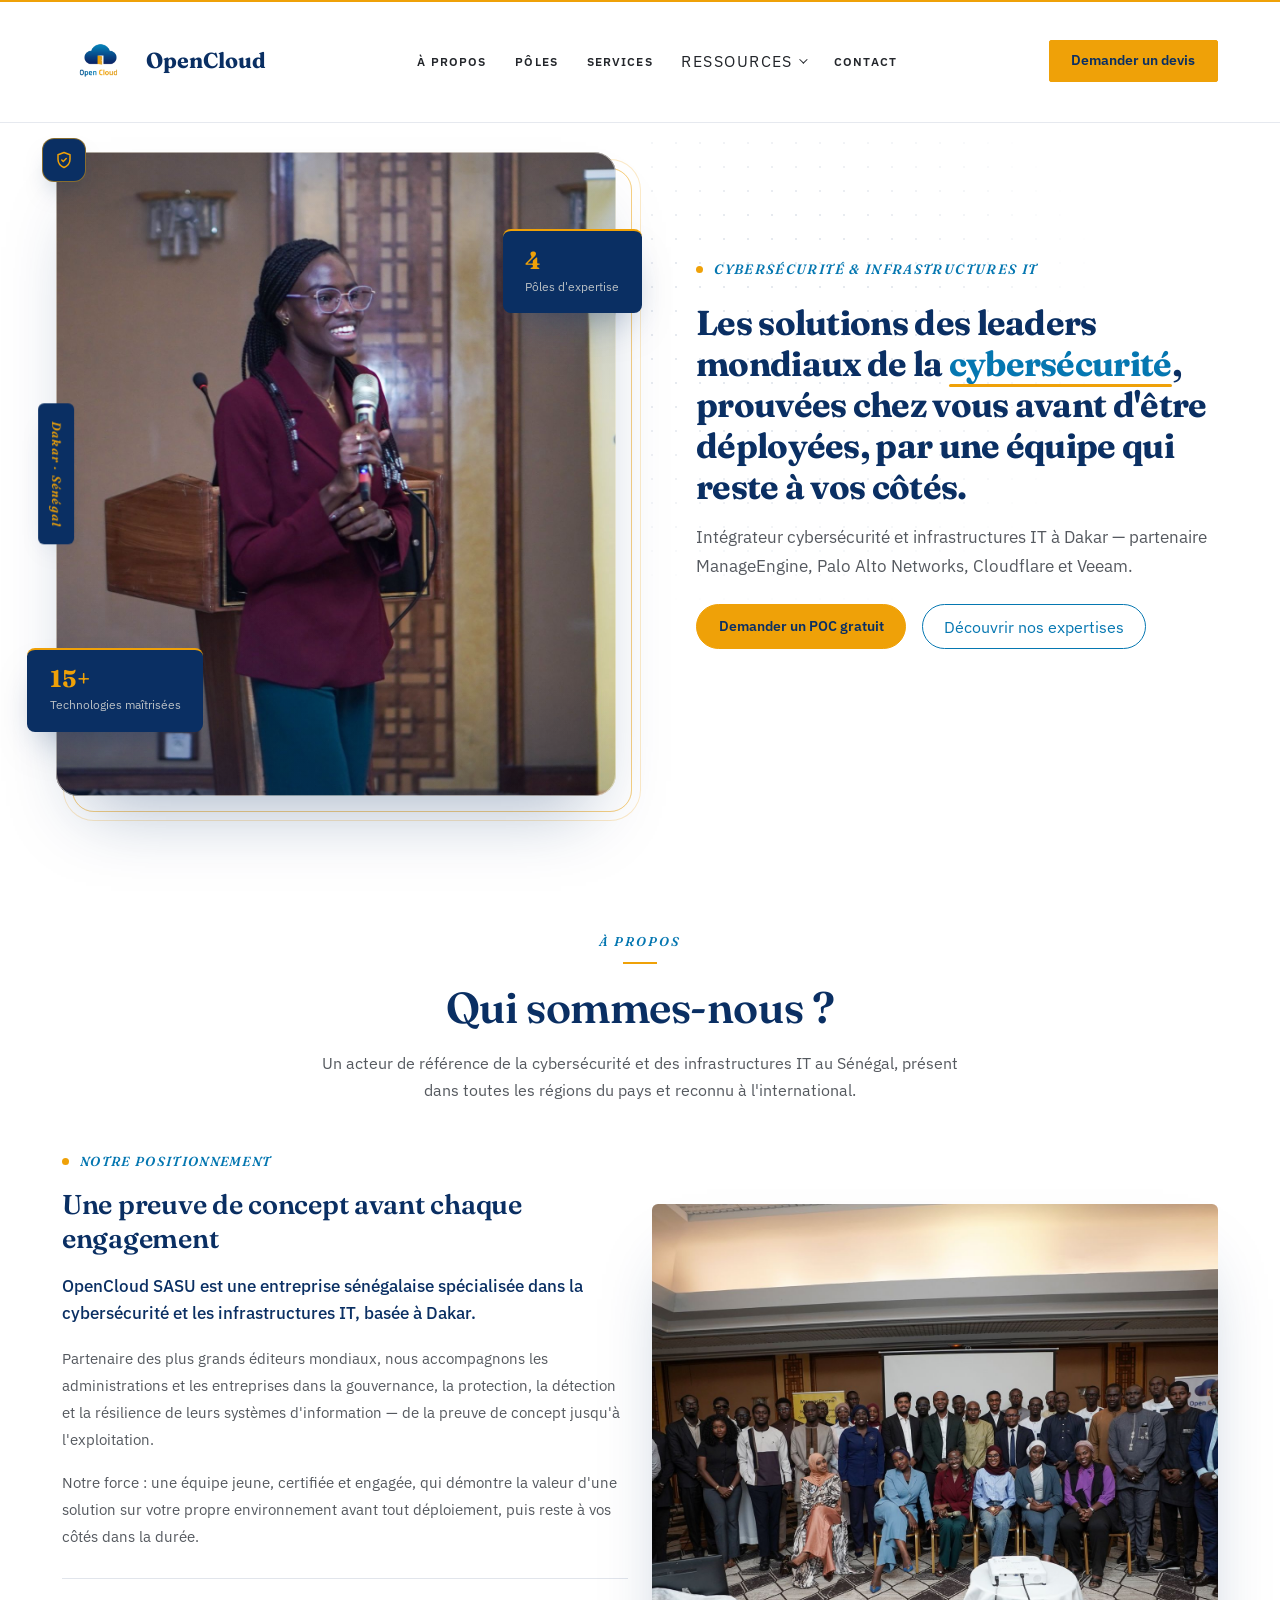
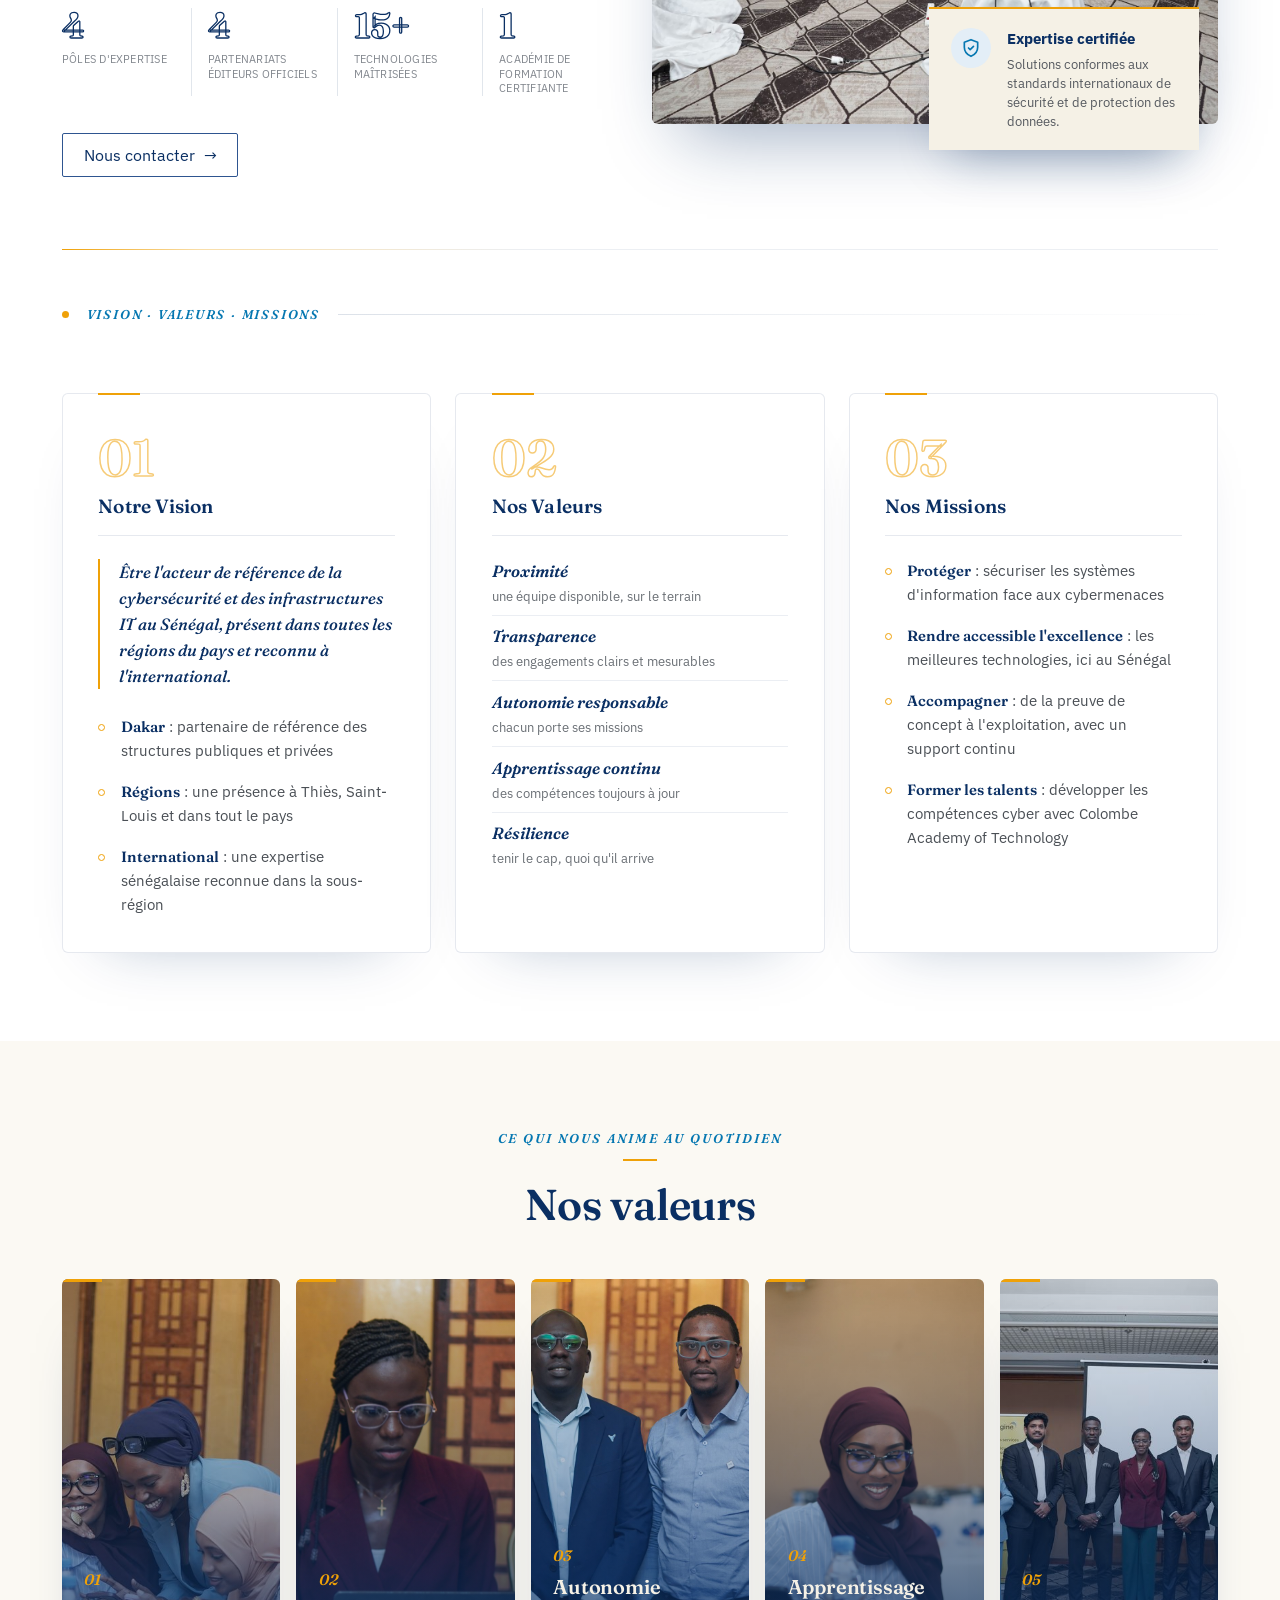
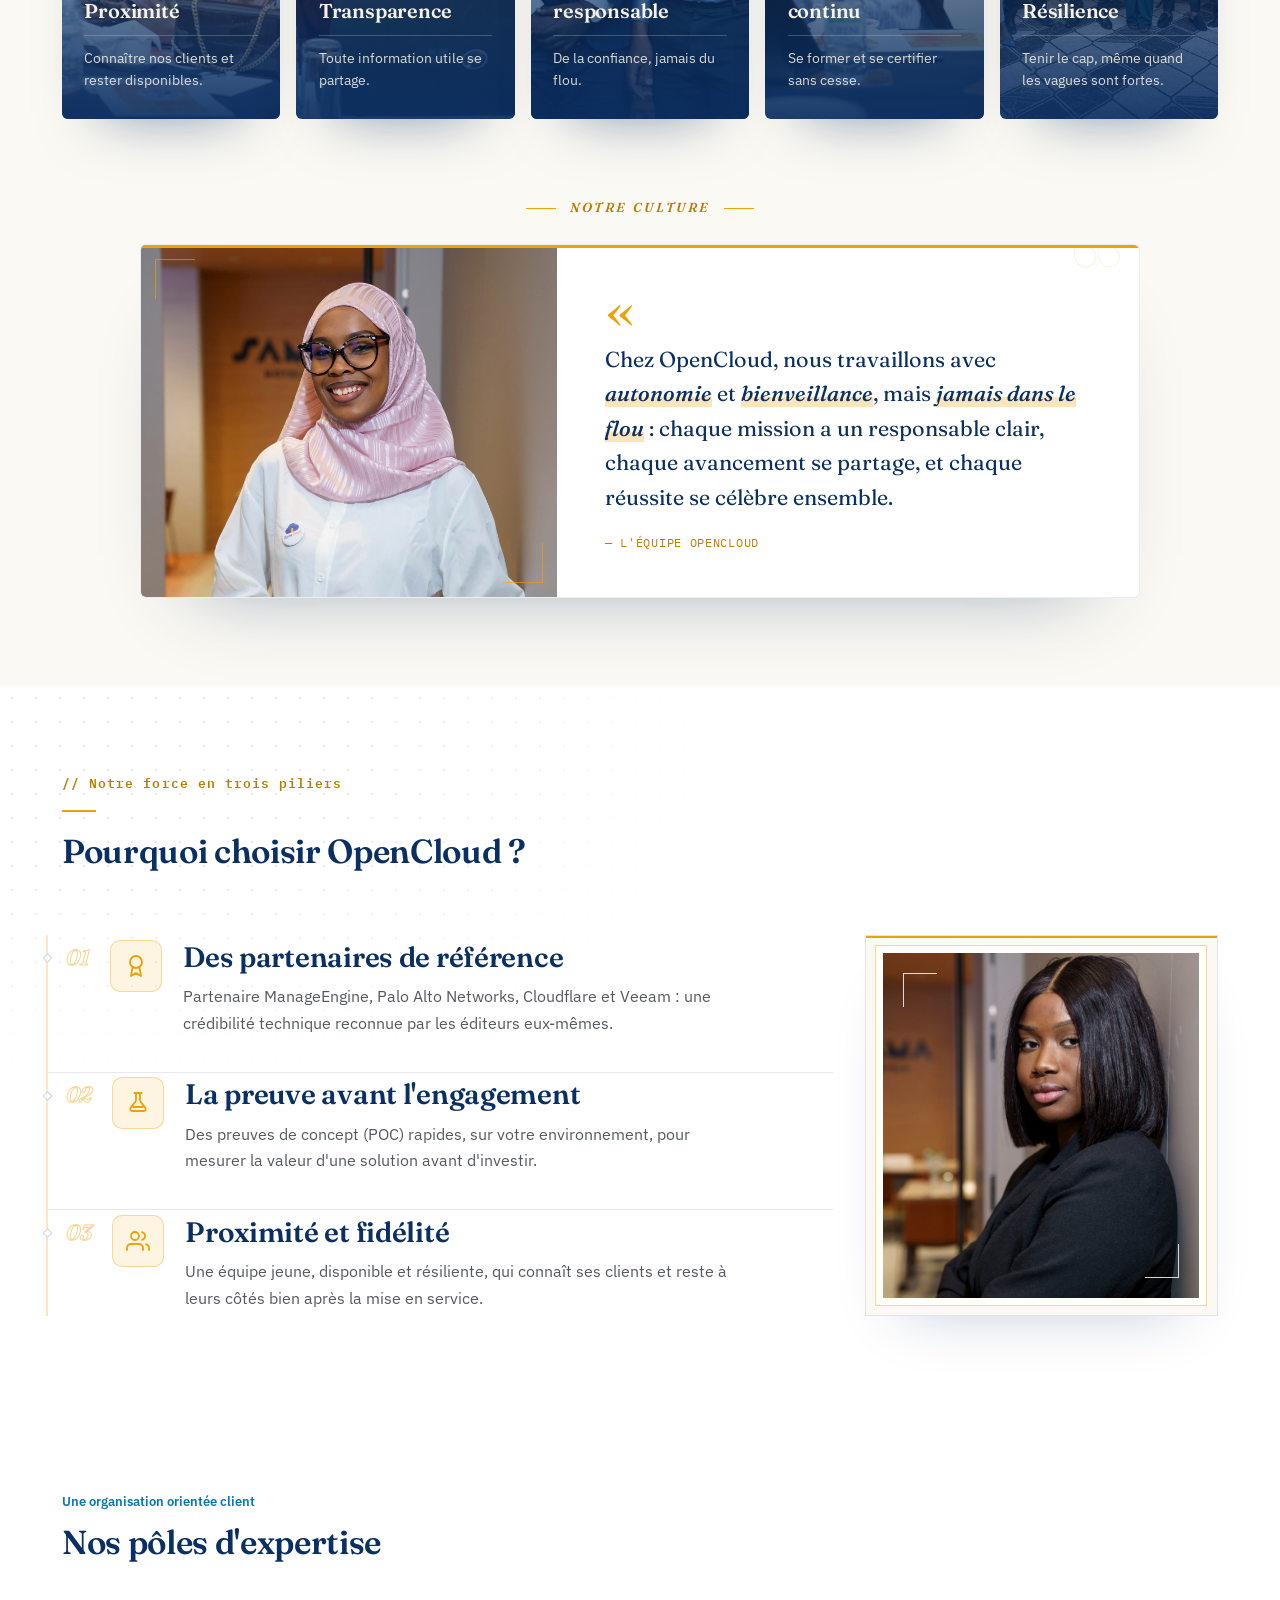
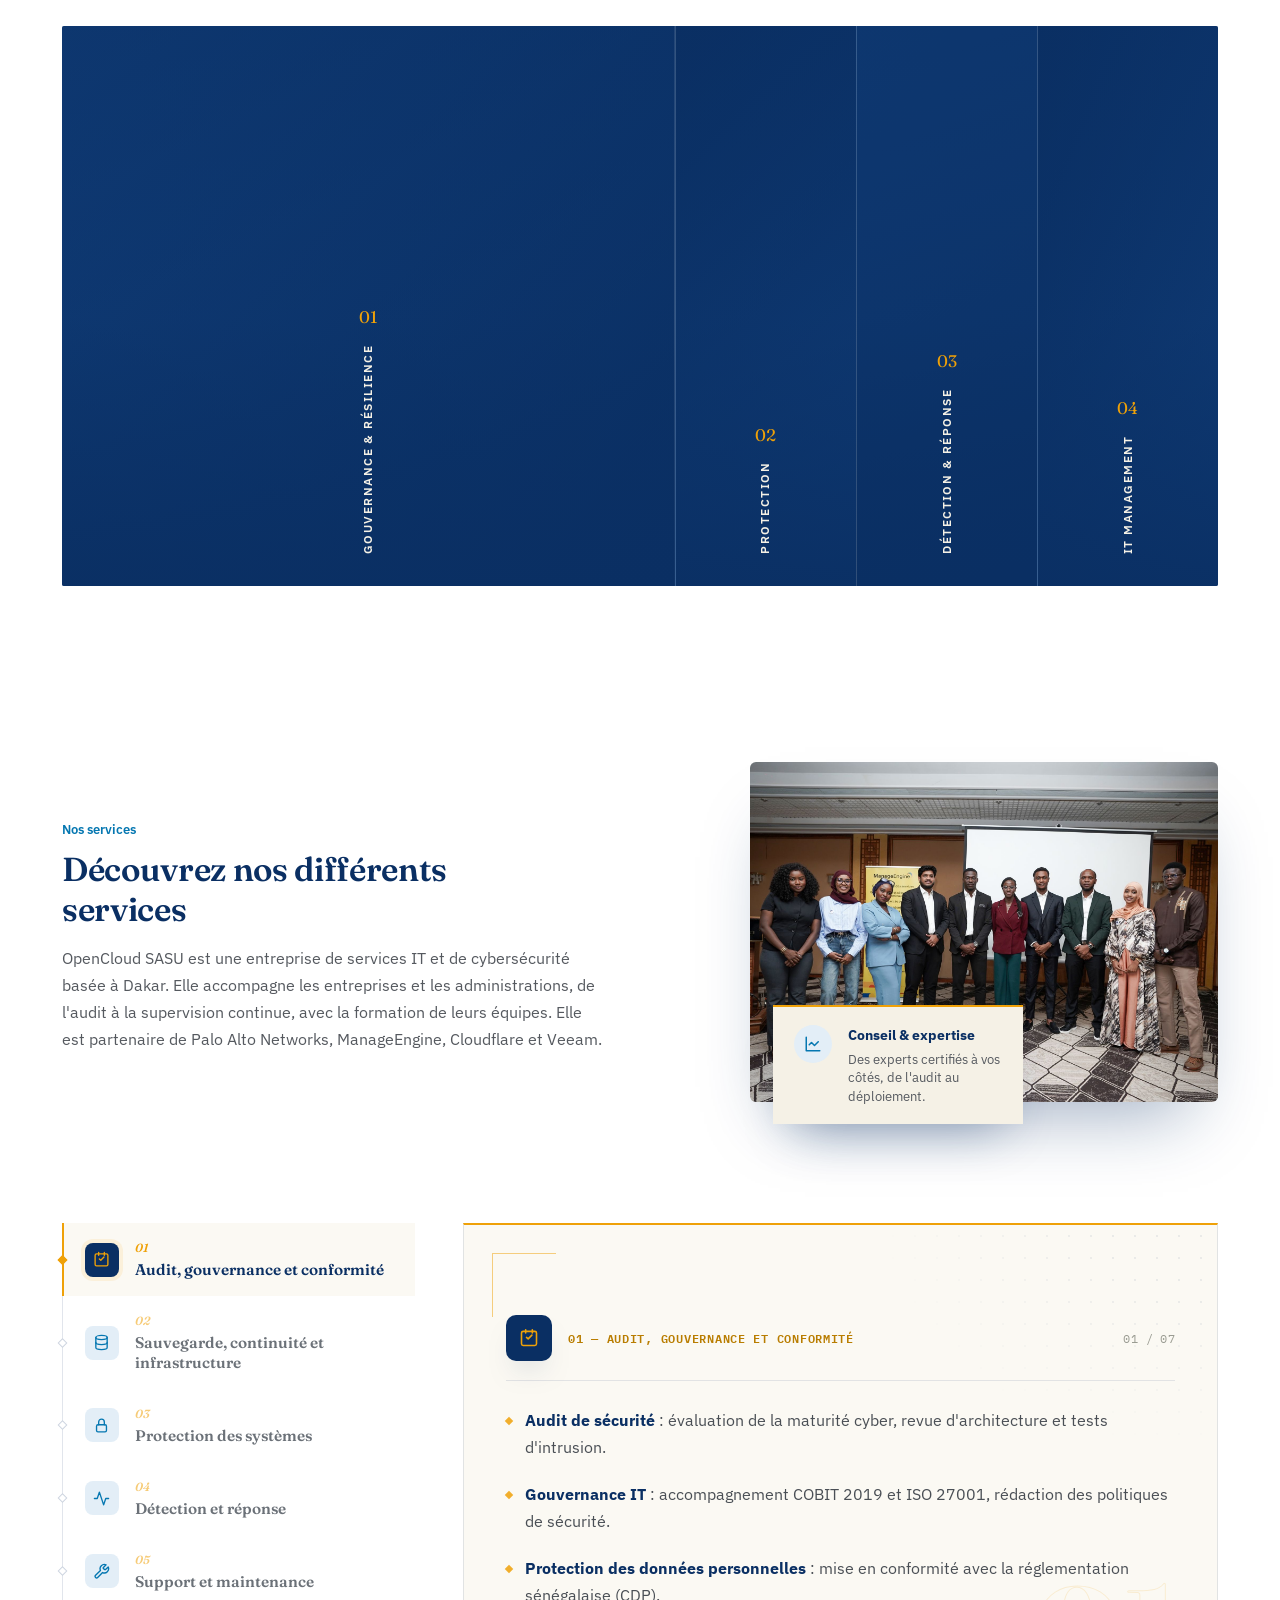
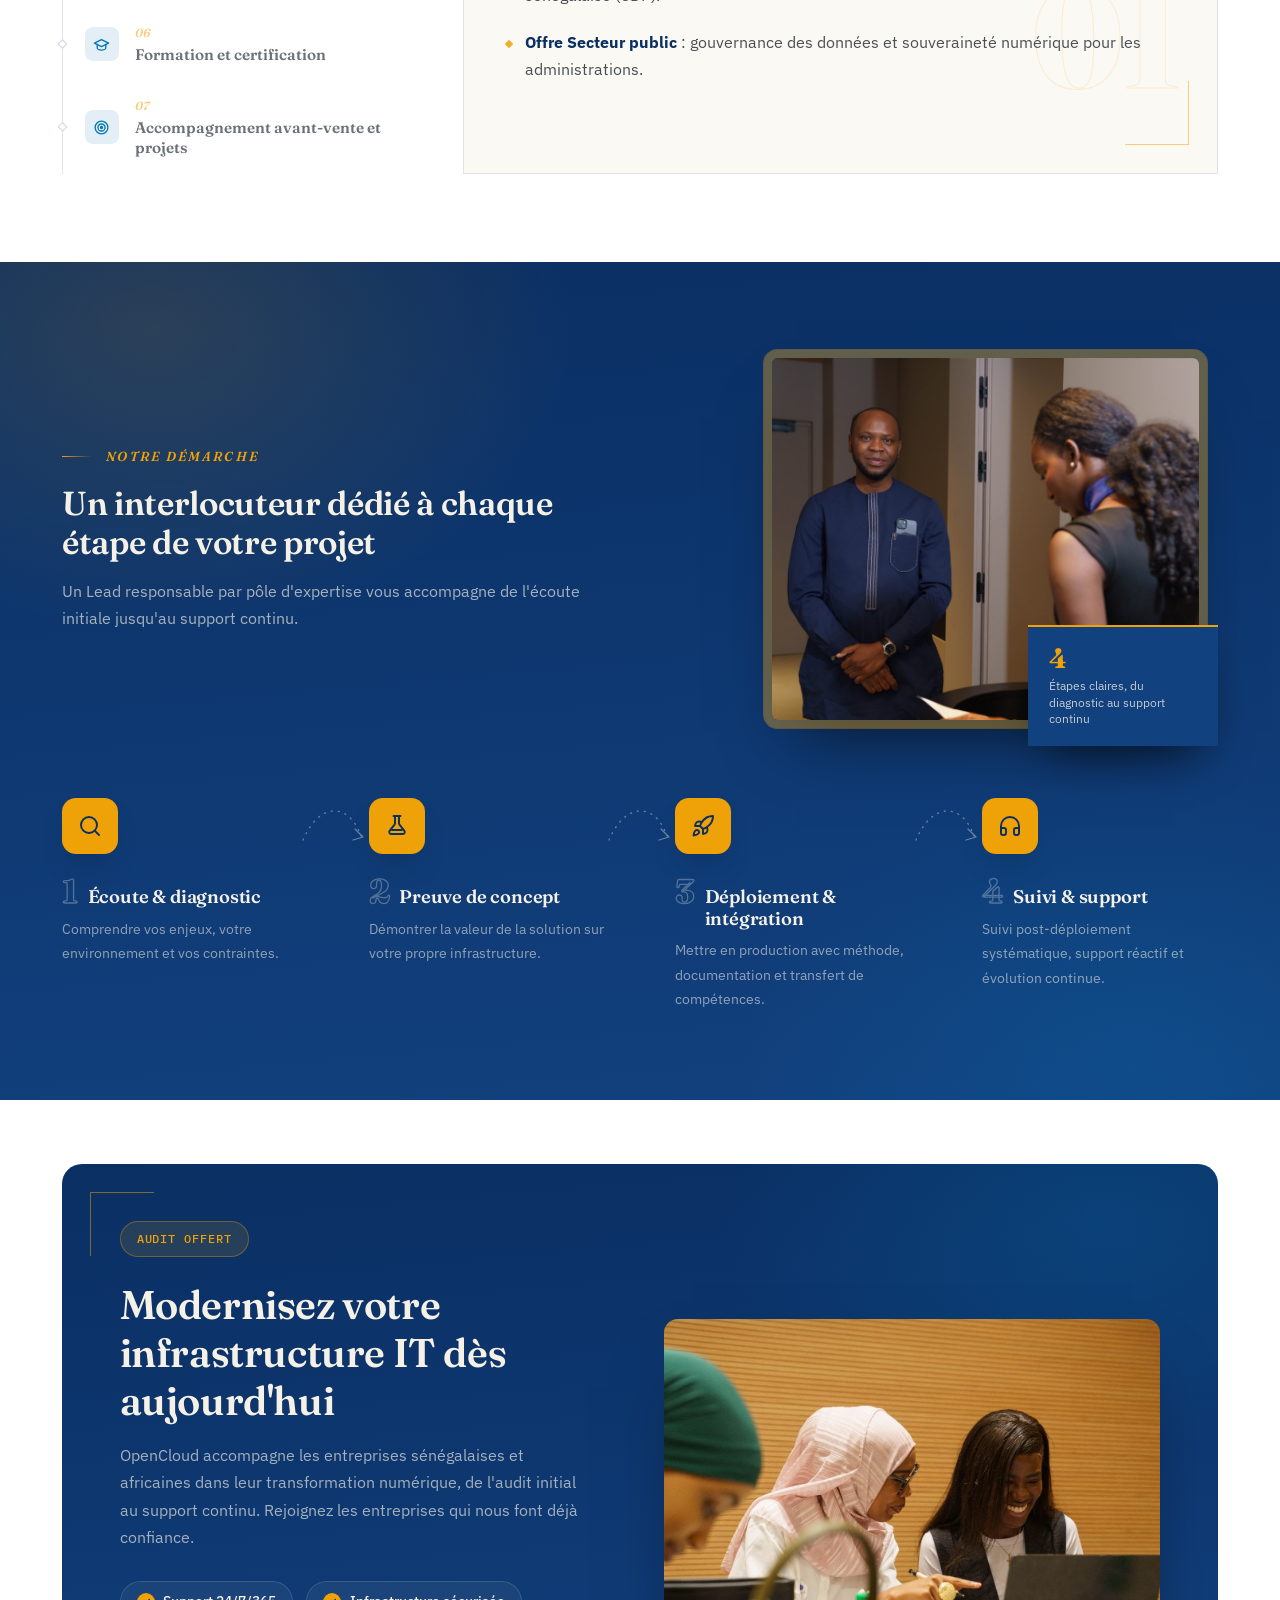
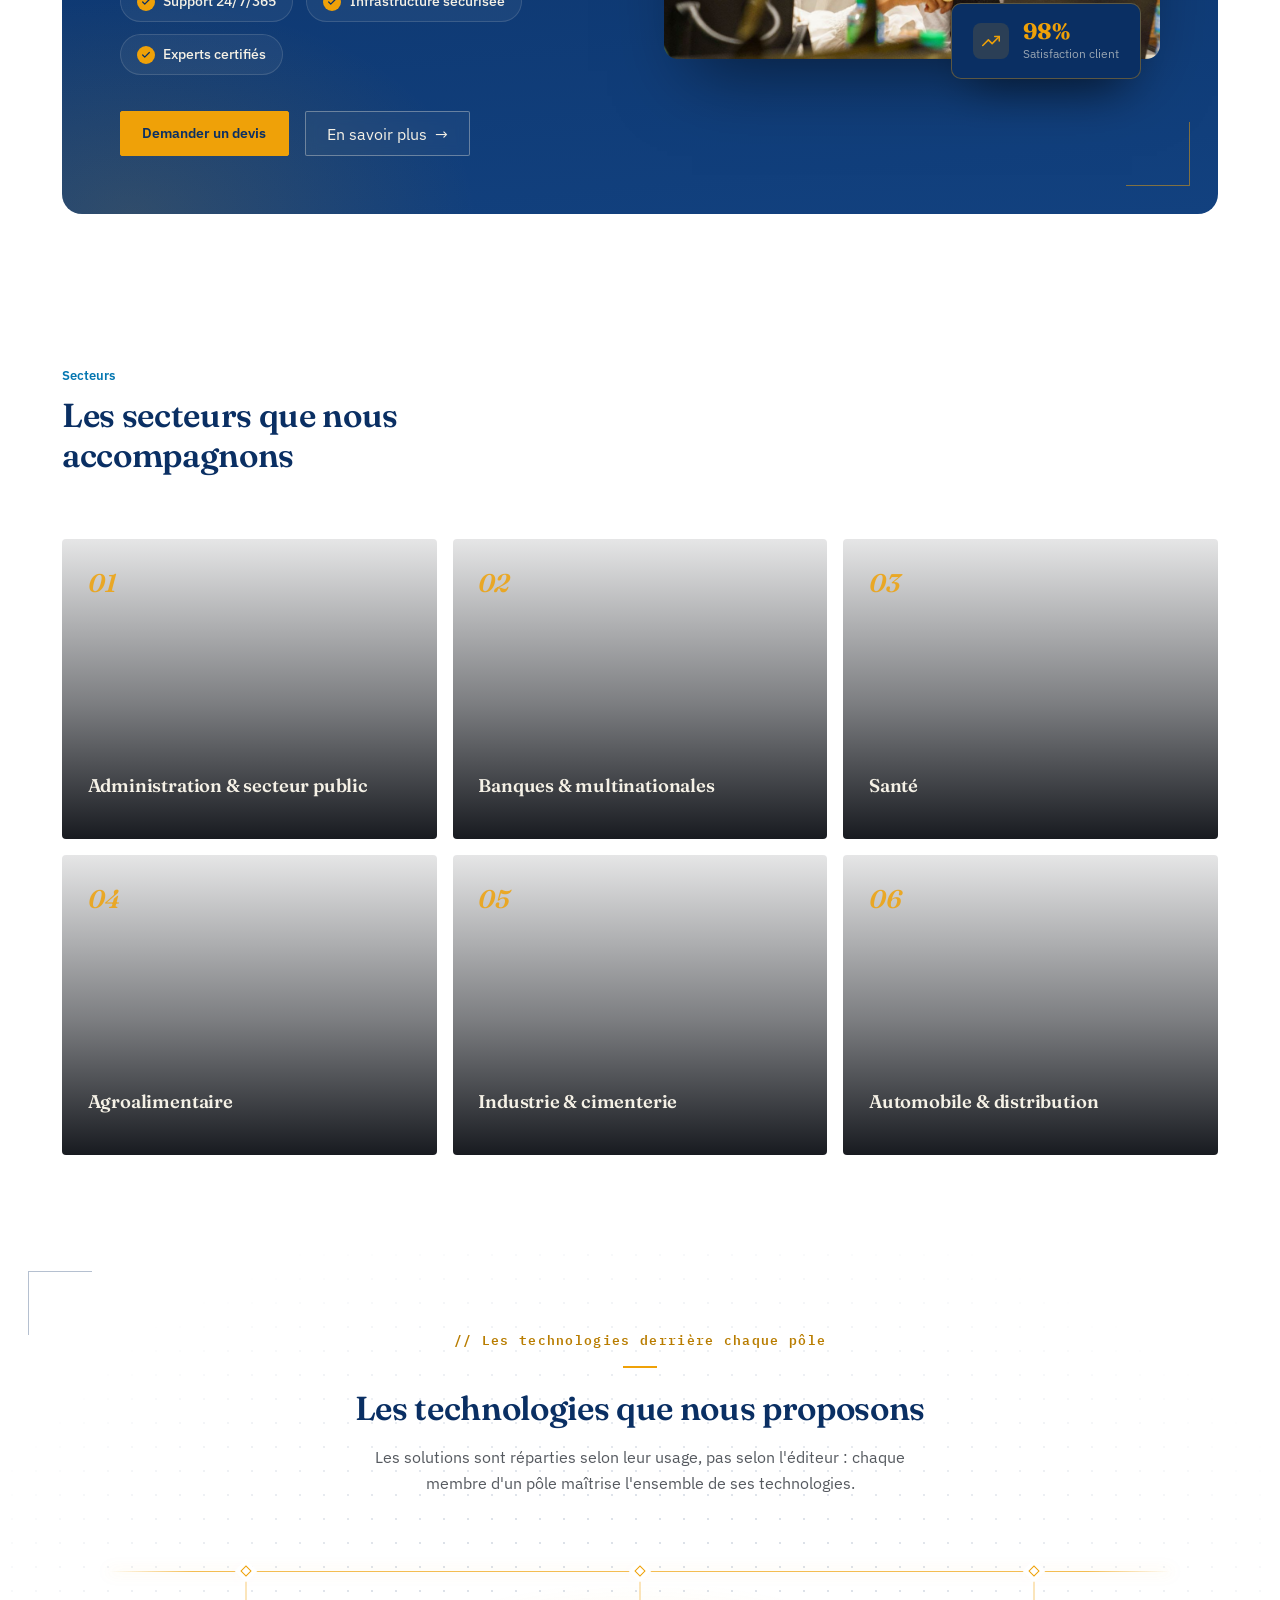
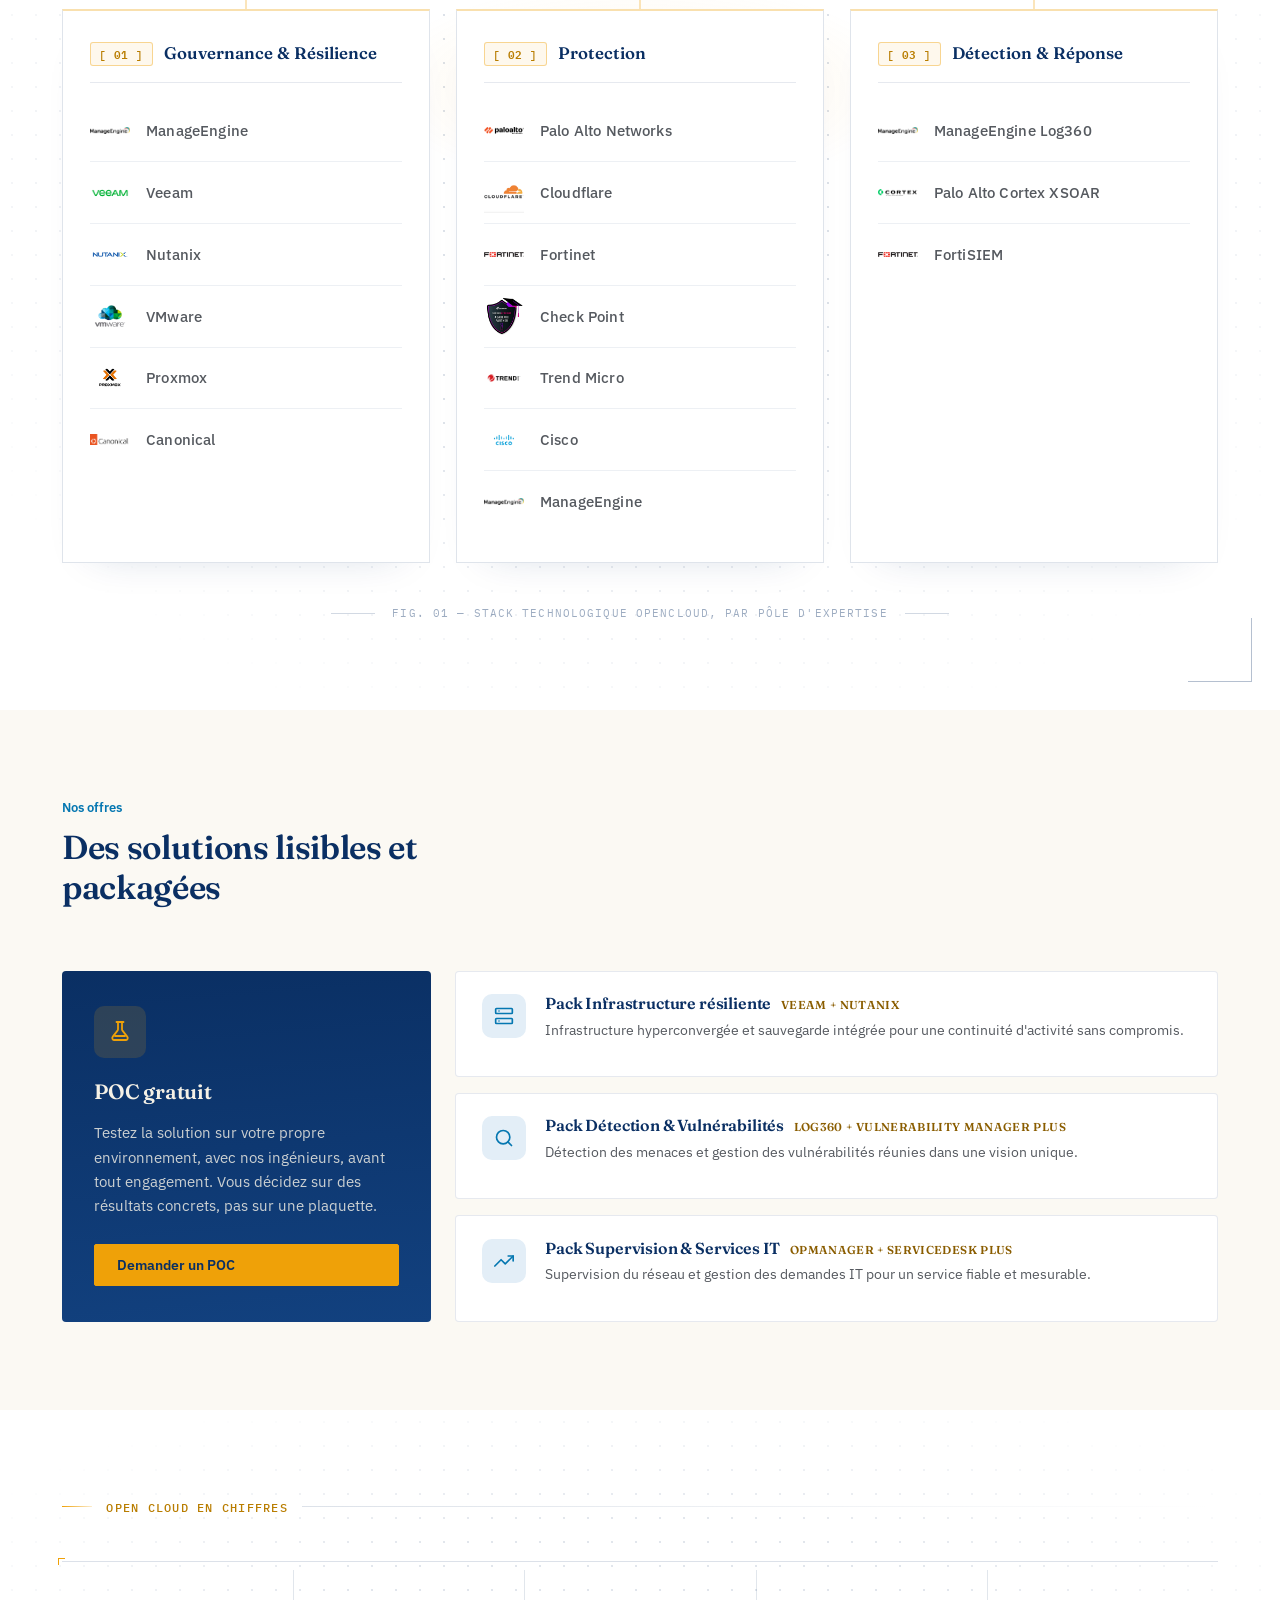
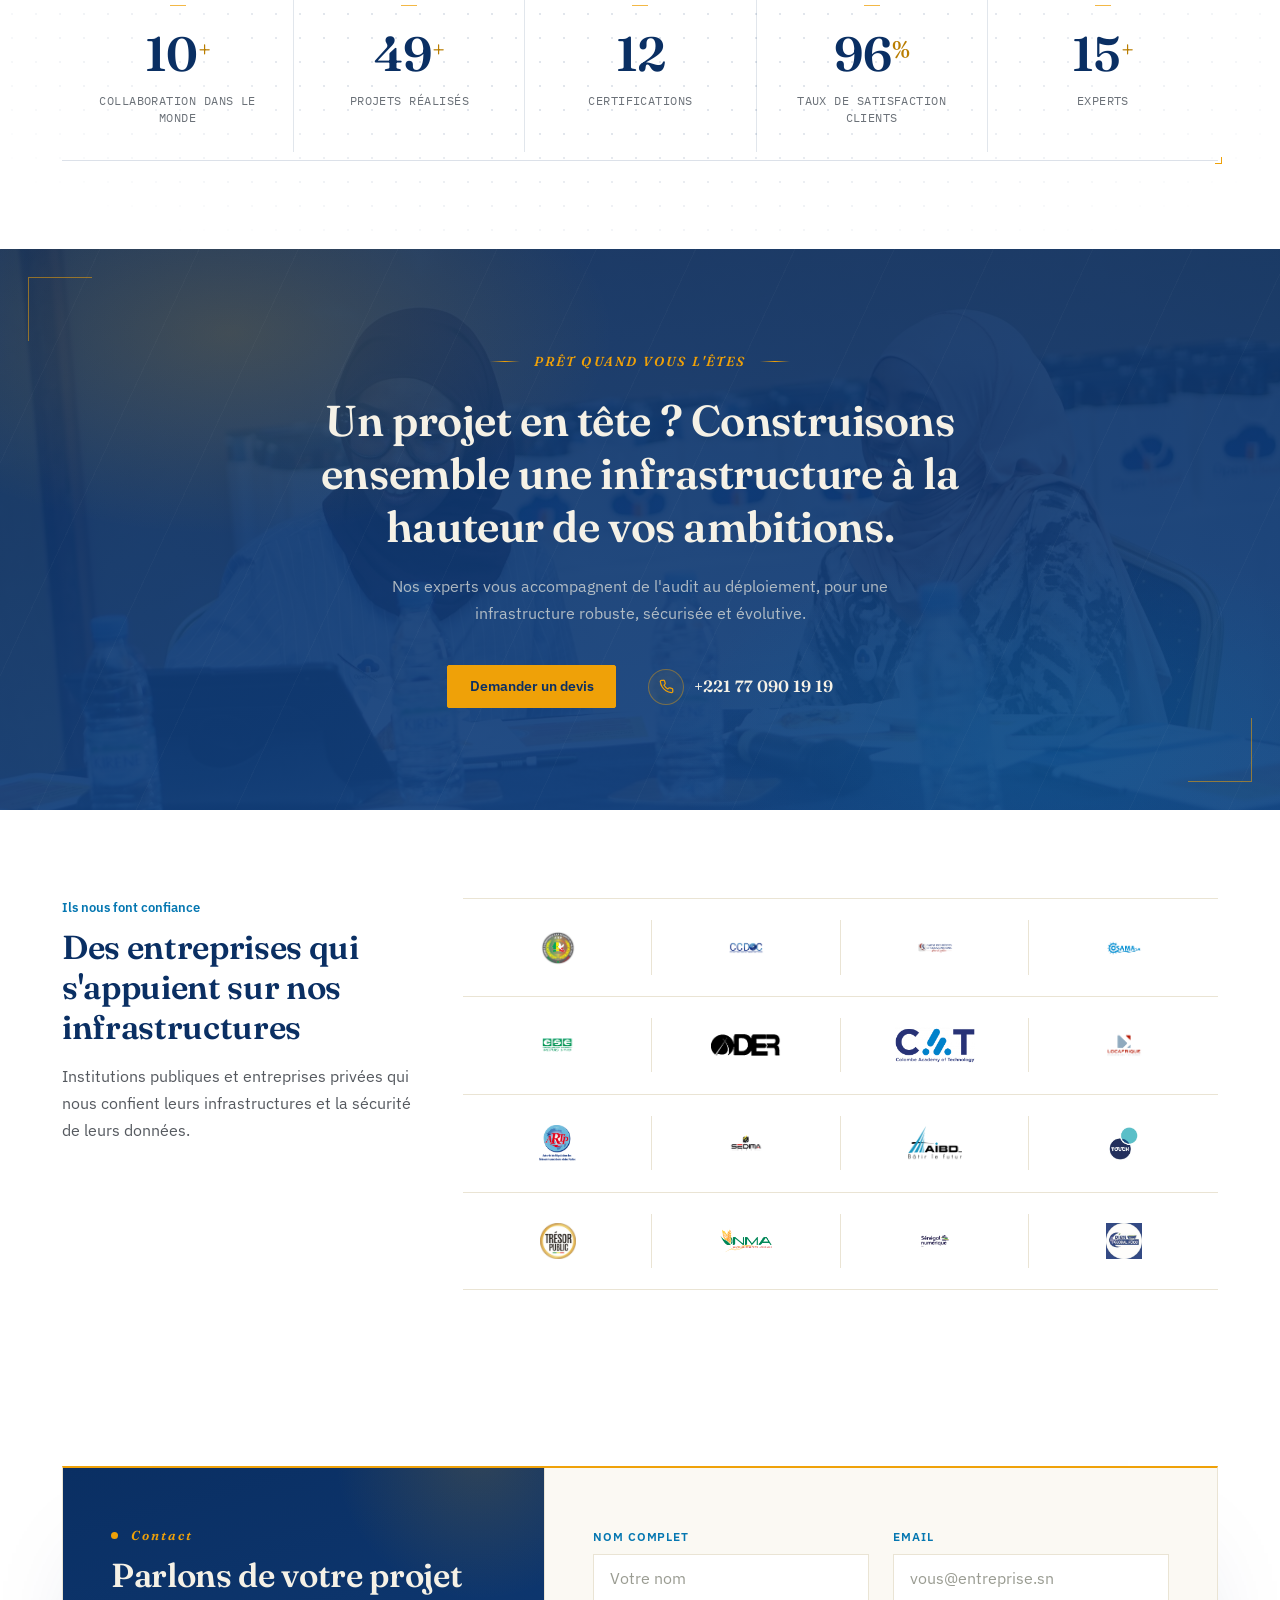
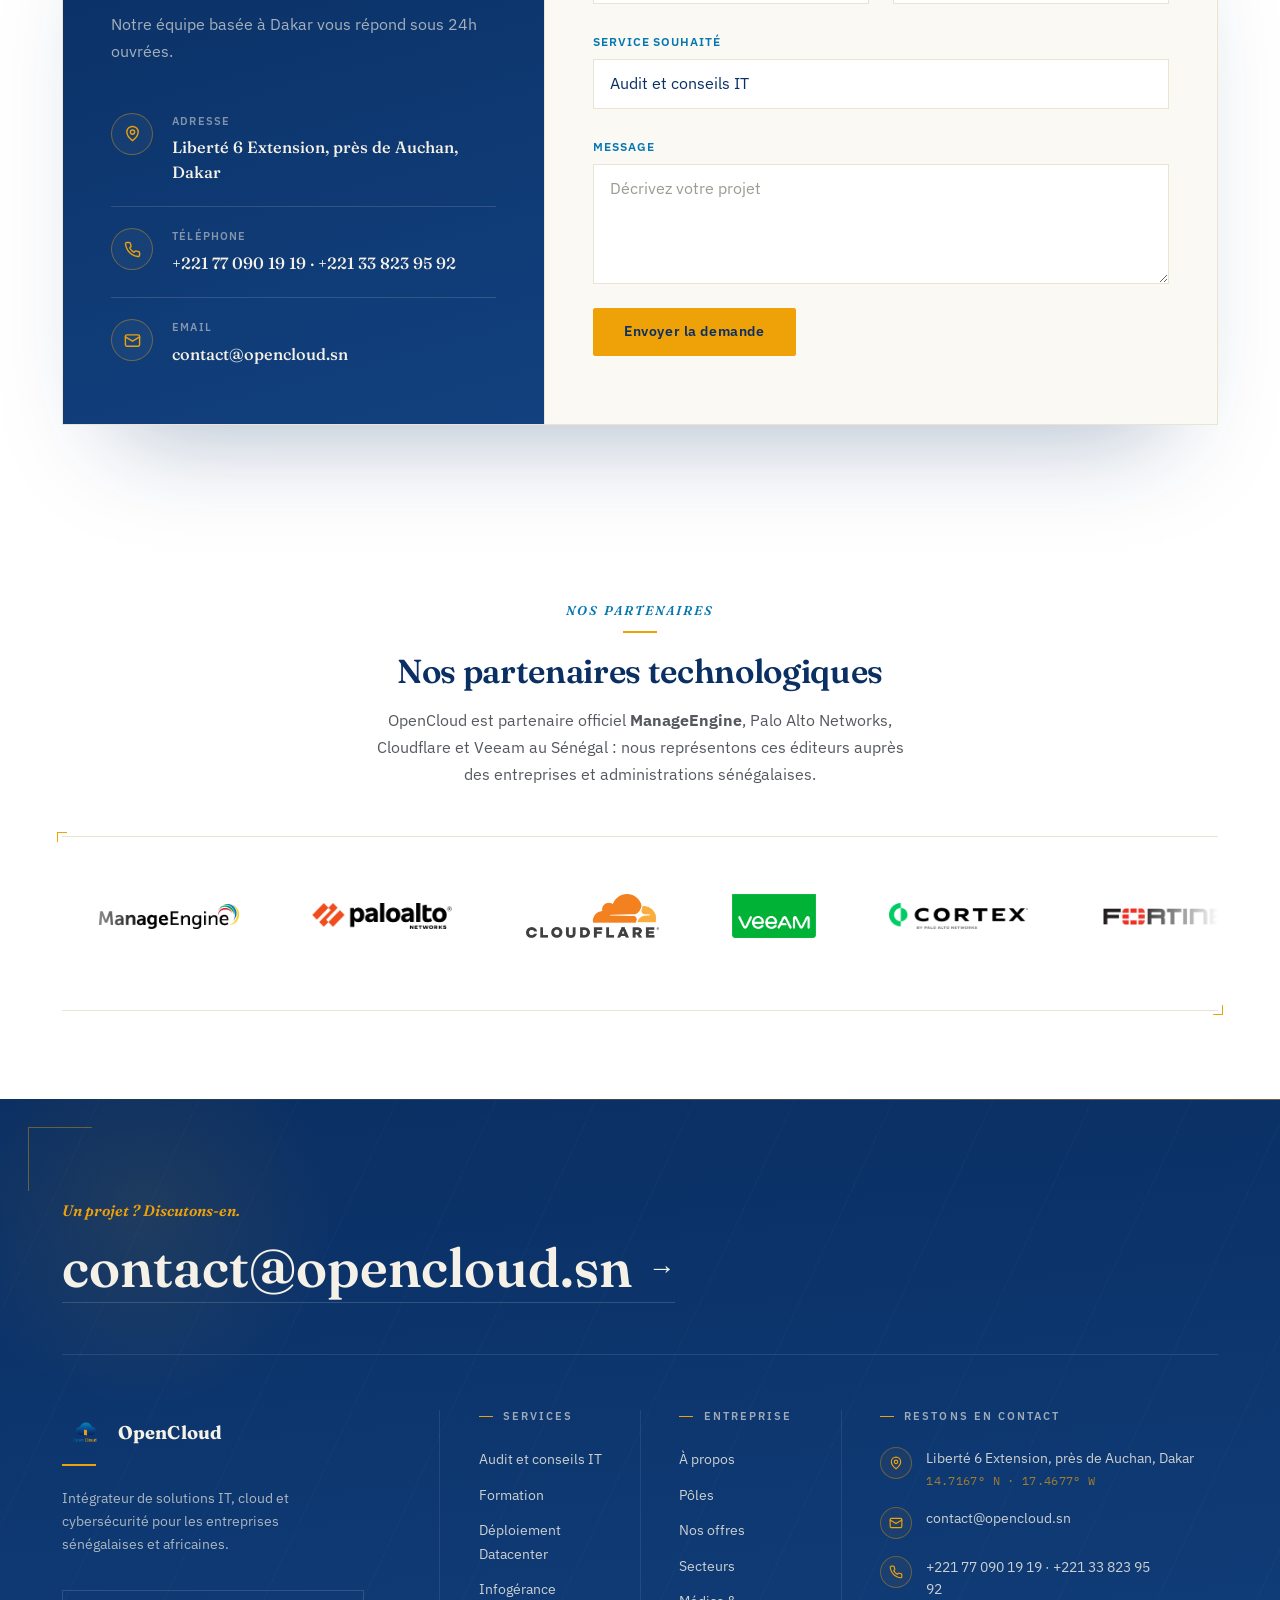
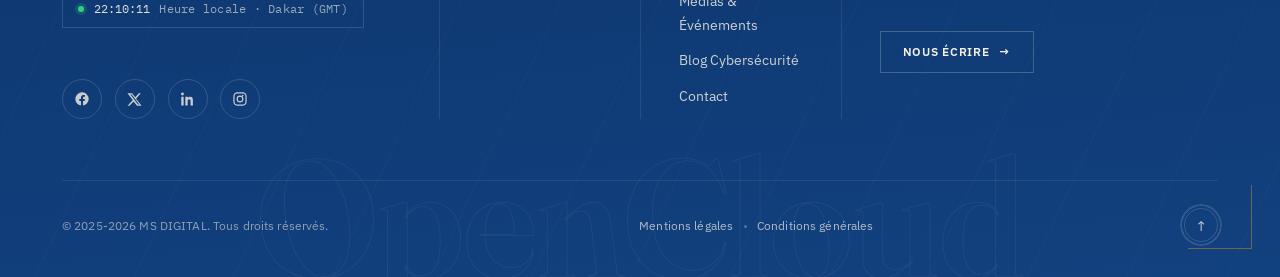
<file: index.html>
<!doctype html>
<html lang="fr">
<head>
<meta charset="utf-8">
<meta name="viewport" content="width=device-width, initial-scale=1">
<title>OpenCloud SN — Partenaire ManageEngine au Sénégal | Cybersécurité Dakar</title>
<meta name="description" content="OpenCloud est partenaire officiel ManageEngine, Palo Alto Networks, Cloudflare et Veeam au Sénégal. Intégrateur cybersécurité et infrastructures IT basé à Dakar : audit, gouvernance, protection, détection & réponse, infogérance.">
<link rel="canonical" href="https://www.opencloud.sn/">
<link rel="icon" type="image/png" href="images/logo_open.png">

<meta property="og:type" content="website">
<meta property="og:site_name" content="OpenCloud SN">
<meta property="og:title" content="OpenCloud SN — Partenaire ManageEngine au Sénégal">
<meta property="og:description" content="Partenaire officiel ManageEngine, Palo Alto Networks, Cloudflare et Veeam. Intégrateur cybersécurité et infrastructures IT à Dakar, Sénégal.">
<meta property="og:image" content="https://www.opencloud.sn/images/logo_open.png">
<meta property="og:locale" content="fr_SN">

<link rel="preconnect" href="https://fonts.googleapis.com">
<link rel="preconnect" href="https://fonts.gstatic.com" crossorigin>
<link href="https://fonts.googleapis.com/css2?family=Fraunces:opsz,wght@9..144,500;9..144,600;9..144,700&family=IBM+Plex+Sans:wght@400;500;600;700&family=IBM+Plex+Mono:wght@400;500;600&display=swap" rel="stylesheet">

<link rel="stylesheet" href="bootstrap.min.css">
<link rel="stylesheet" href="style.css?v=2">

<script type="application/ld+json">
{
  "@context": "https://schema.org",
  "@type": "Organization",
  "name": "OpenCloud SASU",
  "alternateName": "OpenCloud SN",
  "url": "https://www.opencloud.sn/",
  "logo": "https://www.opencloud.sn/images/logo_open.png",
  "description": "OpenCloud est un intégrateur de solutions IT et de cybersécurité basé à Dakar, Sénégal, partenaire officiel de ManageEngine, Palo Alto Networks, Cloudflare et Veeam.",
  "address": {
    "@type": "PostalAddress",
    "streetAddress": "Liberté 6 Extension, près de Auchan",
    "addressLocality": "Dakar",
    "addressCountry": "SN"
  },
  "geo": {
    "@type": "GeoCoordinates",
    "latitude": 14.7167,
    "longitude": -17.4677
  },
  "telephone": "+221770901919",
  "email": "contact@opencloud.sn",
  "areaServed": {
    "@type": "Country",
    "name": "Sénégal"
  },
  "knowsAbout": ["ManageEngine", "Palo Alto Networks", "Cloudflare", "Veeam", "Cybersécurité", "SIEM", "SOC"],
  "makesOffer": [
    {
      "@type": "Offer",
      "itemOffered": {
        "@type": "Service",
        "name": "Intégration et support ManageEngine",
        "provider": { "@type": "Organization", "name": "OpenCloud SASU" },
        "areaServed": "Sénégal"
      }
    }
  ]
}
</script>
</head>
<body>

<div class="scroll-progress" id="scrollProgress" aria-hidden="true"></div>

<!-- ===================== HEADER ===================== -->
<header class="site-header site-header-solid">
  <div class="container-xl d-flex align-items-center justify-content-between">
    <a href="#" class="brand"><img src="images/logo_open.png" alt="OpenCloud SN" class="brand-logo">OpenCloud</a>

    <nav class="d-none d-lg-flex align-items-center">
      <a href="#a-propos" class="nav-link-custom">À propos</a>
      <a href="#business-units" class="nav-link-custom">Pôles</a>
      <a href="#services" class="nav-link-custom">Services</a>
      <div class="nav-dropdown dropdown">
        <button class="nav-link-custom nav-dropdown-toggle" type="button" data-bs-toggle="dropdown" aria-expanded="false">
          Ressources<span class="nav-dropdown-caret" aria-hidden="true"></span>
        </button>
        <ul class="dropdown-menu nav-dropdown-menu">
          <li><a class="dropdown-item" href="medias-evenements.html">Médias &amp; Événements</a></li>
          <li><a class="dropdown-item" href="blog-cybersecurite.html">Blog Cybersécurité</a></li>
        </ul>
      </div>
      <a href="#contact" class="nav-link-custom">Contact</a>
    </nav>

    <div class="d-flex align-items-center gap-3">
      <a href="devis.html" class="btn-gold d-none d-lg-inline-flex">Demander un devis</a>
      <button type="button" class="nav-burger d-lg-none" data-bs-toggle="offcanvas" data-bs-target="#mobileNav" aria-controls="mobileNav" aria-label="Ouvrir le menu">
        <span></span><span></span><span></span>
      </button>
    </div>
  </div>
</header>

<!-- ===================== MENU MOBILE ===================== -->
<div class="offcanvas offcanvas-end mobile-nav" tabindex="-1" id="mobileNav" aria-labelledby="mobileNavLabel">
  <div class="offcanvas-header">
    <a href="#" class="brand" style="color:var(--paper);"><img src="images/logo_open.png" alt="OpenCloud SN" class="brand-logo" style="height:38px;">OpenCloud</a>
    <button type="button" class="btn-close btn-close-white" data-bs-dismiss="offcanvas" aria-label="Fermer"></button>
  </div>
  <div class="offcanvas-body">
    <nav class="mobile-nav-links">
      <a href="#a-propos" data-bs-dismiss="offcanvas">À propos</a>
      <a href="#business-units" data-bs-dismiss="offcanvas">Pôles</a>
      <a href="#services" data-bs-dismiss="offcanvas">Services</a>
      <a href="medias-evenements.html" data-bs-dismiss="offcanvas">Médias &amp; Événements</a>
      <a href="blog-cybersecurite.html" data-bs-dismiss="offcanvas">Blog Cybersécurité</a>
      <a href="#contact" data-bs-dismiss="offcanvas">Contact</a>
    </nav>

    <div class="mobile-nav-footer">
      <a href="devis.html" class="btn-gold" data-bs-dismiss="offcanvas">Demander un devis</a>
    </div>
  </div>
</div>

<!-- ===================== HERO ===================== -->
<section class="hero hero-split hero-split-light">
  <div class="hero-split-media">
    <div class="hero-split-photo-wrap">
      <div class="hero-split-photo" style="background-image:url('images/picture2.jpg')"></div>

      <span class="hero-split-badge-icon" aria-hidden="true">
        <svg width="18" height="18" viewBox="0 0 24 24" fill="none" stroke="currentColor" stroke-width="2" stroke-linecap="round" stroke-linejoin="round"><path d="M12 2 4 5v6c0 5 3.5 9 8 11 4.5-2 8-6 8-11V5l-8-3Z"/><path d="m9 12 2 2 4-4"/></svg>
      </span>

      <div class="hero-split-stat hero-split-stat-tr">
        <div class="hls-num"><span class="hfs-count" data-target="4" data-decimals="0">0</span></div>
        <div class="hls-lbl">Pôles d'expertise</div>
      </div>

      <div class="hero-split-stat hero-split-stat-bl">
        <div class="hls-num"><span class="hfs-count" data-target="15" data-decimals="0">0</span>+</div>
        <div class="hls-lbl">Technologies maîtrisées</div>
      </div>

      <span class="hero-split-photo-tab">Dakar · Sénégal</span>
    </div>
  </div>

  <div class="hero-split-text">
    <div class="hero-text-block">
      <div class="hero-masthead mb-4">
        <span class="hero-eyebrow-dot" aria-hidden="true"></span>
        <span class="hero-masthead-label">Cybersécurité &amp; infrastructures IT</span>
      </div>

      <h1 class="mb-3">Les solutions des leaders mondiaux de la <span class="hl">cybersécurité</span>, prouvées chez vous avant d'être déployées, par une équipe qui reste à vos côtés.</h1>

      <p class="lead-copy mb-4">
        Intégrateur cybersécurité et infrastructures IT à Dakar — partenaire ManageEngine, Palo Alto Networks, Cloudflare et Veeam.
      </p>

      <div class="d-flex gap-3 flex-wrap hero-cta-row">
        <button type="button" class="btn-gold btn-pill btn-arrow" data-bs-toggle="modal" data-bs-target="#pocModal">Demander un POC gratuit</button>
        <a href="#services" class="btn-outline-ink btn-pill">Découvrir nos expertises</a>
      </div>
    </div>
  </div>
</section>

<!-- ===================== A PROPOS ===================== -->
<section id="a-propos" class="section about-section">
  <div class="container-xl">
    <div class="text-center about-head mb-5">
      <div class="about-eyebrow-center">À propos</div>
      <span class="about-eyebrow-rule"></span>
      <h2 class="about-title">Qui sommes-nous&nbsp;?</h2>
      <p class="about-subtitle">Un acteur de référence de la cybersécurité et des infrastructures IT au Sénégal, présent dans toutes les régions du pays et reconnu à l'international.</p>
    </div>

    <div class="row align-items-center gy-5">
      <div class="col-lg-6">
        <div class="about-kicker"><span class="hero-eyebrow-dot" aria-hidden="true"></span>Notre positionnement</div>
        <h3 class="about-subhead">Une preuve de concept avant chaque engagement</h3>
        <p class="about-lead-sentence">OpenCloud SASU est une entreprise sénégalaise spécialisée dans la cybersécurité et les infrastructures IT, basée à Dakar.</p>
        <p class="about-body-text">Partenaire des plus grands éditeurs mondiaux, nous accompagnons les administrations et les entreprises dans la gouvernance, la protection, la détection et la résilience de leurs systèmes d'information — de la preuve de concept jusqu'à l'exploitation.</p>
        <p class="about-body-text">Notre force&nbsp;: une équipe jeune, certifiée et engagée, qui démontre la valeur d'une solution sur votre propre environnement avant tout déploiement, puis reste à vos côtés dans la durée.</p>

        <div class="about-stats-strip">
          <div class="about-stat">
            <div class="about-stat-num"><span class="hfs-count" data-target="4" data-decimals="0">0</span></div>
            <div class="about-stat-lbl">Pôles d'expertise</div>
          </div>
          <div class="about-stat">
            <div class="about-stat-num"><span class="hfs-count" data-target="4" data-decimals="0">0</span></div>
            <div class="about-stat-lbl">Partenariats éditeurs officiels</div>
          </div>
          <div class="about-stat">
            <div class="about-stat-num"><span class="hfs-count" data-target="15" data-decimals="0">0</span>+</div>
            <div class="about-stat-lbl">Technologies maîtrisées</div>
          </div>
          <div class="about-stat">
            <div class="about-stat-num"><span class="hfs-count" data-target="1" data-decimals="0">0</span></div>
            <div class="about-stat-lbl">Académie de formation certifiante</div>
          </div>
        </div>

        <a href="#contact" class="btn-outline-ink btn-arrow">Nous contacter</a>
      </div>

      <div class="col-lg-6">
        <div class="about-media">
          <div class="about-media-frame"></div>
          <div class="about-badge">
            <div class="about-badge-icon">
              <svg width="20" height="20" viewBox="0 0 24 24" fill="none" stroke="currentColor" stroke-width="2" stroke-linecap="round" stroke-linejoin="round"><path d="M12 2 4 5v6c0 5 3.5 9 8 11 4.5-2 8-6 8-11V5l-8-3Z"/><path d="m9 12 2 2 4-4"/></svg>
            </div>
            <div>
              <strong>Expertise certifiée</strong>
              <p>Solutions conformes aux standards internationaux de sécurité et de protection des données.</p>
            </div>
          </div>
        </div>
      </div>
    </div>

    <div class="about-columns-split">
      <div class="about-columns-label">Vision · Valeurs · Missions</div>
      <div class="row about-columns g-4">
      <div class="col-lg-4">
        <div class="about-col">
          <div class="about-col-index">01</div>
          <h3>Notre Vision</h3>
          <blockquote class="about-vision-quote">Être l'acteur de référence de la cybersécurité et des infrastructures IT au Sénégal, présent dans toutes les régions du pays et reconnu à l'international.</blockquote>
          <ul class="about-points list-unstyled">
            <li><strong>Dakar</strong>&nbsp;: partenaire de référence des structures publiques et privées</li>
            <li><strong>Régions</strong>&nbsp;: une présence à Thiès, Saint-Louis et dans tout le pays</li>
            <li><strong>International</strong>&nbsp;: une expertise sénégalaise reconnue dans la sous-région</li>
          </ul>
        </div>
      </div>
      <div class="col-lg-4">
        <div class="about-col">
          <div class="about-col-index">02</div>
          <h3>Nos Valeurs</h3>
          <ul class="about-values list-unstyled">
            <li>Proximité <span>une équipe disponible, sur le terrain</span></li>
            <li>Transparence <span>des engagements clairs et mesurables</span></li>
            <li>Autonomie responsable <span>chacun porte ses missions</span></li>
            <li>Apprentissage continu <span>des compétences toujours à jour</span></li>
            <li>Résilience <span>tenir le cap, quoi qu'il arrive</span></li>
          </ul>
        </div>
      </div>
      <div class="col-lg-4">
        <div class="about-col">
          <div class="about-col-index">03</div>
          <h3>Nos Missions</h3>
          <ul class="about-points list-unstyled">
            <li><strong>Protéger</strong>&nbsp;: sécuriser les systèmes d'information face aux cybermenaces</li>
            <li><strong>Rendre accessible l'excellence</strong>&nbsp;: les meilleures technologies, ici au Sénégal</li>
            <li><strong>Accompagner</strong>&nbsp;: de la preuve de concept à l'exploitation, avec un support continu</li>
            <li><strong>Former les talents</strong>&nbsp;: développer les compétences cyber avec Colombe Academy of Technology</li>
          </ul>
        </div>
      </div>
      </div>
    </div>
  </div>
</section>

<!-- ===================== NOS VALEURS ===================== -->
<section id="valeurs" class="section values-section">
  <div class="container-xl">
    <div class="text-center values-head mb-5">
      <div class="about-eyebrow-center">Ce qui nous anime au quotidien</div>
      <span class="about-eyebrow-rule"></span>
      <h2 class="about-title">Nos valeurs</h2>
    </div>

    <div class="values-grid">
      <article class="value-card" role="img" aria-label="Échange entre l'équipe OpenCloud et des participants lors d'un séminaire" style="background-image:url('images/valeur-proximite.jpg'); background-position:center 35%;">
        <div class="value-card-overlay"></div>
        <div class="value-card-body">
          <span class="value-card-num">01</span>
          <h3>Proximité</h3>
          <p>Connaître nos clients et rester disponibles.</p>
        </div>
      </article>
      <article class="value-card" role="img" aria-label="Membre de l'équipe OpenCloud concentrée sur son travail" style="background-image:url('images/opt/Bob.jpg'); background-position:center 22%;">
        <div class="value-card-overlay"></div>
        <div class="value-card-body">
          <span class="value-card-num">02</span>
          <h3>Transparence</h3>
          <p>Toute information utile se partage.</p>
        </div>
      </article>
      <article class="value-card" role="img" aria-label="Deux membres de l'équipe OpenCloud côte à côte" style="background-image:url('images/opt/confiance.jpg'); background-position:center 20%;">
        <div class="value-card-overlay"></div>
        <div class="value-card-body">
          <span class="value-card-num">03</span>
          <h3>Autonomie responsable</h3>
          <p>De la confiance, jamais du flou.</p>
        </div>
      </article>
      <article class="value-card" role="img" aria-label="Membre de l'équipe OpenCloud en formation" style="background-image:url('images/opt/khodia2.jpg'); background-position:center 25%;">
        <div class="value-card-overlay"></div>
        <div class="value-card-body">
          <span class="value-card-num">04</span>
          <h3>Apprentissage continu</h3>
          <p>Se former et se certifier sans cesse.</p>
        </div>
      </article>
      <article class="value-card" role="img" aria-label="L'équipe OpenCloud réunie" style="background-image:url('images/valeur-resilience.jpg'); background-position:center 40%;">
        <div class="value-card-overlay"></div>
        <div class="value-card-body">
          <span class="value-card-num">05</span>
          <h3>Résilience</h3>
          <p>Tenir le cap, même quand les vagues sont fortes.</p>
        </div>
      </article>
    </div>

    <div class="culture-quote-head">
      <div class="culture-quote-eyebrow"><span aria-hidden="true"></span>Notre culture<span aria-hidden="true"></span></div>
    </div>

    <figure class="culture-quote">
      <div class="row g-0 align-items-stretch">
        <div class="col-lg-5">
          <div class="culture-quote-media" style="background-image:url('images/open2.jpeg')" role="img" aria-label="Membre de l'équipe OpenCloud">
            <span class="hero-frame hero-frame-tl" aria-hidden="true"></span>
            <span class="hero-frame hero-frame-br" aria-hidden="true"></span>
          </div>
        </div>
        <div class="col-lg-7">
          <div class="culture-quote-body">
            <span class="culture-quote-ghost" aria-hidden="true">&ldquo;</span>
            <span class="culture-quote-mark" aria-hidden="true">&laquo;</span>
            <blockquote>Chez OpenCloud, nous travaillons avec <em>autonomie</em> et <em>bienveillance</em>, mais <em>jamais dans le flou</em>&nbsp;: chaque mission a un responsable clair, chaque avancement se partage, et chaque réussite se célèbre ensemble.</blockquote>
            <span class="culture-quote-by">— L'équipe OpenCloud</span>
          </div>
        </div>
      </div>
    </figure>
  </div>
</section>

<!-- ===================== POURQUOI OPENCLOUD ===================== -->
<section class="section why-tabs-section">
  <div class="container-xl why-tabs-inner">
    <div class="row mb-5">
      <div class="col-lg-7">
        <div class="why-tabs-eyebrow">// Notre force en trois piliers</div>
        <span class="why-tabs-rule" aria-hidden="true"></span>
        <h2 class="why-tabs-title mb-3">Pourquoi choisir OpenCloud&nbsp;?</h2>
      </div>
    </div>

    <div class="row g-5">
      <div class="col-lg-8">
        <div class="why-pillars">
          <div class="why-pillar">
            <span class="why-pillar-num">01</span>
            <div class="why-panel-icon" aria-hidden="true"><svg width="24" height="24" viewBox="0 0 24 24" fill="none" stroke="currentColor" stroke-width="1.8" stroke-linecap="round" stroke-linejoin="round"><circle cx="12" cy="8" r="6"/><path d="M15.5 13.5 17 22l-5-3-5 3 1.5-8.5"/></svg></div>
            <div>
              <h3 class="why-panel-title">Des partenaires de référence</h3>
              <p class="why-panel-desc">Partenaire ManageEngine, Palo Alto Networks, Cloudflare et Veeam&nbsp;: une crédibilité technique reconnue par les éditeurs eux-mêmes.</p>
            </div>
          </div>
          <div class="why-pillar">
            <span class="why-pillar-num">02</span>
            <div class="why-panel-icon" aria-hidden="true"><svg width="24" height="24" viewBox="0 0 24 24" fill="none" stroke="currentColor" stroke-width="1.8" stroke-linecap="round" stroke-linejoin="round"><path d="M10 2v7.31a2 2 0 0 1-.5 1.32L4.6 16.9A2 2 0 0 0 6 20h12a2 2 0 0 0 1.4-3.1l-4.9-6.27a2 2 0 0 1-.5-1.32V2"/><path d="M8.5 2h7"/><path d="M7 16h10"/></svg></div>
            <div>
              <h3 class="why-panel-title">La preuve avant l'engagement</h3>
              <p class="why-panel-desc">Des preuves de concept (POC) rapides, sur votre environnement, pour mesurer la valeur d'une solution avant d'investir.</p>
            </div>
          </div>
          <div class="why-pillar">
            <span class="why-pillar-num">03</span>
            <div class="why-panel-icon" aria-hidden="true"><svg width="24" height="24" viewBox="0 0 24 24" fill="none" stroke="currentColor" stroke-width="1.8" stroke-linecap="round" stroke-linejoin="round"><path d="M17 21v-2a4 4 0 0 0-4-4H5a4 4 0 0 0-4 4v2"/><circle cx="9" cy="7" r="4"/><path d="M23 21v-2a4 4 0 0 0-3-3.87"/><path d="M16 3.13a4 4 0 0 1 0 7.75"/></svg></div>
            <div>
              <h3 class="why-panel-title">Proximité et fidélité</h3>
              <p class="why-panel-desc">Une équipe jeune, disponible et résiliente, qui connaît ses clients et reste à leurs côtés bien après la mise en service.</p>
            </div>
          </div>
        </div>
      </div>

      <div class="col-lg-4">
        <div class="why-side-card">
          <div class="why-side-photo" style="background-image:url('images/open4.jpeg')" role="img" aria-label="Équipe OpenCloud">
            <span class="hero-frame hero-frame-tl" aria-hidden="true"></span>
            <span class="hero-frame hero-frame-br" aria-hidden="true"></span>
          </div>
        </div>
      </div>
    </div>
  </div>
</section>

<!-- ===================== BUSINESS UNITS / POLES ===================== -->
<section id="business-units" class="section" style="background:#fff;">
  <div class="container-xl">
    <div class="row mb-5">
      <div class="col-lg-7">
        <div class="section-label">Une organisation orientée client</div>
        <h2 class="section-title mb-3">Nos pôles d'expertise</h2>
      </div>
    </div>

    <div class="bu-panels d-none d-lg-flex">
      <div class="bu-panel is-active" style="background-image:url('https://images.pexels.com/photos/4508751/pexels-photo-4508751.jpeg?auto=compress&cs=tinysrgb&w=1400'), linear-gradient(135deg, var(--ink-soft), var(--ink));">
        <div class="bu-panel-overlay"></div>
        <div class="bu-panel-spine">
          <span class="bu-panel-num">01</span>
          <span class="bu-panel-label">Gouvernance &amp; Résilience</span>
        </div>
        <div class="bu-panel-body">
          <div class="bu-index-lg">01</div>
          <h3>Gouvernance &amp; Résilience</h3>
          <p>Piloter, sauvegarder et garantir la continuité de votre SI&nbsp;: gestion et supervision du parc IT, sauvegarde et reprise d'activité, virtualisation et infrastructures hyperconvergées, cloud privé et open source.</p>
          <a href="business-unit-datacenter.html" class="bu-more">Voir plus<span aria-hidden="true">→</span></a>
        </div>
      </div>
      <div class="bu-panel" style="background-image:url('https://images.pexels.com/photos/2881233/pexels-photo-2881233.jpeg?auto=compress&cs=tinysrgb&w=1400'), linear-gradient(135deg, var(--ink), var(--ink-soft));">
        <div class="bu-panel-overlay"></div>
        <div class="bu-panel-spine">
          <span class="bu-panel-num">02</span>
          <span class="bu-panel-label">Protection</span>
        </div>
        <div class="bu-panel-body">
          <div class="bu-index-lg">02</div>
          <h3>Protection</h3>
          <p>Bloquer les menaces avant qu'elles n'atteignent vos actifs&nbsp;: pare-feu nouvelle génération, SASE et Zero Trust, accès distant sécurisé, protection des postes et serveurs.</p>
          <a href="business-unit-networks-security.html" class="bu-more">Voir plus<span aria-hidden="true">→</span></a>
        </div>
      </div>
      <div class="bu-panel" style="background-image:url('https://images.pexels.com/photos/19317897/pexels-photo-19317897.jpeg?auto=compress&cs=tinysrgb&w=1400'), linear-gradient(160deg, var(--ink-soft), var(--ink));">
        <div class="bu-panel-overlay"></div>
        <div class="bu-panel-spine">
          <span class="bu-panel-num">03</span>
          <span class="bu-panel-label">Détection &amp; Réponse</span>
        </div>
        <div class="bu-panel-body">
          <div class="bu-index-lg">03</div>
          <h3>Détection &amp; Réponse</h3>
          <p>Voir, analyser et réagir aux incidents en temps réel&nbsp;: SIEM et centre des opérations de sécurité (SOC), corrélation et détection des menaces, orchestration et automatisation de la réponse (SOAR), gestion des incidents.</p>
          <a href="business-unit-data-protection.html" class="bu-more">Voir plus<span aria-hidden="true">→</span></a>
        </div>
      </div>
      <div class="bu-panel" style="background-image:url('https://images.pexels.com/photos/37605911/pexels-photo-37605911.jpeg?auto=compress&cs=tinysrgb&w=1400'), linear-gradient(110deg, var(--ink), var(--ink-soft));">
        <div class="bu-panel-overlay"></div>
        <div class="bu-panel-spine">
          <span class="bu-panel-num">04</span>
          <span class="bu-panel-label">IT Management</span>
        </div>
        <div class="bu-panel-body">
          <div class="bu-index-lg">04</div>
          <h3>IT Management</h3>
          <p>Optimisez la gestion de vos infrastructures avec une suite de solutions innovantes. Bénéficiez des dernières technologies pour améliorer l'efficacité, la sécurité et la disponibilité de votre infrastructure.</p>
          <a href="business-unit-it-management.html" class="bu-more">Voir plus<span aria-hidden="true">→</span></a>
        </div>
      </div>
    </div>

    <!-- Version mobile/tablette : grille lisible sans interaction au survol -->
    <div class="bu-list d-lg-none">
      <div class="row g-0">
        <div class="col-md-6 bu-list-col">
          <div class="bu-index">01</div>
          <h3>Gouvernance &amp; Résilience</h3>
          <p>Piloter, sauvegarder et garantir la continuité de votre SI&nbsp;: gestion et supervision du parc IT, sauvegarde et reprise d'activité, virtualisation et infrastructures hyperconvergées, cloud privé et open source.</p>
          <a href="business-unit-datacenter.html" class="bu-more">Voir plus<span aria-hidden="true">→</span></a>
        </div>
        <div class="col-md-6 bu-list-col">
          <div class="bu-index">02</div>
          <h3>Protection</h3>
          <p>Bloquer les menaces avant qu'elles n'atteignent vos actifs&nbsp;: pare-feu nouvelle génération, SASE et Zero Trust, accès distant sécurisé, protection des postes et serveurs.</p>
          <a href="business-unit-networks-security.html" class="bu-more">Voir plus<span aria-hidden="true">→</span></a>
        </div>
        <div class="col-md-6 bu-list-col">
          <div class="bu-index">03</div>
          <h3>Détection &amp; Réponse</h3>
          <p>Voir, analyser et réagir aux incidents en temps réel&nbsp;: SIEM et centre des opérations de sécurité (SOC), corrélation et détection des menaces, orchestration et automatisation de la réponse (SOAR), gestion des incidents.</p>
          <a href="business-unit-data-protection.html" class="bu-more">Voir plus<span aria-hidden="true">→</span></a>
        </div>
        <div class="col-md-6 bu-list-col">
          <div class="bu-index">04</div>
          <h3>IT Management</h3>
          <p>Optimisez la gestion de vos infrastructures avec une suite de solutions innovantes. Bénéficiez des dernières technologies pour améliorer l'efficacité, la sécurité et la disponibilité de votre infrastructure.</p>
          <a href="business-unit-it-management.html" class="bu-more">Voir plus<span aria-hidden="true">→</span></a>
        </div>
      </div>
    </div>
  </div>
</section>

<!-- ===================== SERVICES ===================== -->
<section id="services" class="section" style="background:#fff;">
  <div class="container-xl">
    <div class="row mb-5 align-items-center gy-4">
      <div class="col-lg-7">
        <div class="section-label">Nos services</div>
        <h2 class="section-title mb-3">Découvrez nos différents services</h2>
        <p class="section-sub">OpenCloud SASU est une entreprise de services IT et de cybersécurité basée à Dakar. Elle accompagne les entreprises et les administrations, de l'audit à la supervision continue, avec la formation de leurs équipes. Elle est partenaire de Palo Alto Networks, ManageEngine, Cloudflare et Veeam.</p>
      </div>
      <div class="col-lg-5 svc-media-col">
        <div class="svc-media">
          <div class="svc-media-frame"></div>
          <div class="svc-media-badge">
            <div class="svc-media-badge-icon">
              <svg width="18" height="18" viewBox="0 0 24 24" fill="none" stroke="currentColor" stroke-width="2" stroke-linecap="round" stroke-linejoin="round"><path d="M3 3v18h18"/><path d="m19 9-5 5-4-4-3 3"/></svg>
            </div>
            <div>
              <strong>Conseil &amp; expertise</strong>
              <p>Des experts certifiés à vos côtés, de l'audit au déploiement.</p>
            </div>
          </div>
        </div>
      </div>
    </div>

    <div class="row g-5 svc-explorer">
      <div class="col-lg-4">
        <div class="svc-tab-list" id="svcTabList">
          <button class="svc-tab is-active" type="button" data-svc="1">
            <span class="svc-tab-icon" aria-hidden="true"><svg width="17" height="17" viewBox="0 0 24 24" fill="none" stroke="currentColor" stroke-width="1.9" stroke-linecap="round" stroke-linejoin="round"><path d="M9 11.3 11 13l4.5-4.5"/><rect x="3" y="4" width="18" height="17" rx="2"/><path d="M8 2v4M16 2v4"/></svg></span>
            <span class="svc-tab-text">
              <span class="svc-tab-num">01</span>
              <span class="svc-tab-label">Audit, gouvernance et conformité</span>
            </span>
          </button>
          <button class="svc-tab" type="button" data-svc="2">
            <span class="svc-tab-icon" aria-hidden="true"><svg width="17" height="17" viewBox="0 0 24 24" fill="none" stroke="currentColor" stroke-width="1.9" stroke-linecap="round" stroke-linejoin="round"><ellipse cx="12" cy="5" rx="8" ry="3"/><path d="M4 5v14c0 1.66 3.58 3 8 3s8-1.34 8-3V5"/><path d="M4 12c0 1.66 3.58 3 8 3s8-1.34 8-3"/></svg></span>
            <span class="svc-tab-text">
              <span class="svc-tab-num">02</span>
              <span class="svc-tab-label">Sauvegarde, continuité et infrastructure</span>
            </span>
          </button>
          <button class="svc-tab" type="button" data-svc="3">
            <span class="svc-tab-icon" aria-hidden="true"><svg width="17" height="17" viewBox="0 0 24 24" fill="none" stroke="currentColor" stroke-width="1.9" stroke-linecap="round" stroke-linejoin="round"><rect x="5" y="11" width="14" height="10" rx="2"/><path d="M8 11V7a4 4 0 0 1 8 0v4"/></svg></span>
            <span class="svc-tab-text">
              <span class="svc-tab-num">03</span>
              <span class="svc-tab-label">Protection des systèmes</span>
            </span>
          </button>
          <button class="svc-tab" type="button" data-svc="4">
            <span class="svc-tab-icon" aria-hidden="true"><svg width="17" height="17" viewBox="0 0 24 24" fill="none" stroke="currentColor" stroke-width="1.9" stroke-linecap="round" stroke-linejoin="round"><path d="M22 12h-4l-3 9L9 3l-3 9H2"/></svg></span>
            <span class="svc-tab-text">
              <span class="svc-tab-num">04</span>
              <span class="svc-tab-label">Détection et réponse</span>
            </span>
          </button>
          <button class="svc-tab" type="button" data-svc="5">
            <span class="svc-tab-icon" aria-hidden="true"><svg width="17" height="17" viewBox="0 0 24 24" fill="none" stroke="currentColor" stroke-width="1.9" stroke-linecap="round" stroke-linejoin="round"><path d="M14.7 6.3a1 1 0 0 0 0 1.4l1.6 1.6a1 1 0 0 0 1.4 0l3.77-3.77a6 6 0 0 1-7.94 7.94l-6.91 6.91a2.12 2.12 0 0 1-3-3l6.91-6.91a6 6 0 0 1 7.94-7.94z"/></svg></span>
            <span class="svc-tab-text">
              <span class="svc-tab-num">05</span>
              <span class="svc-tab-label">Support et maintenance</span>
            </span>
          </button>
          <button class="svc-tab" type="button" data-svc="6">
            <span class="svc-tab-icon" aria-hidden="true"><svg width="17" height="17" viewBox="0 0 24 24" fill="none" stroke="currentColor" stroke-width="1.9" stroke-linecap="round" stroke-linejoin="round"><path d="M22 10 12 5 2 10l10 5 10-5Z"/><path d="M6 12v5c0 1.5 3 3 6 3s6-1.5 6-3v-5"/></svg></span>
            <span class="svc-tab-text">
              <span class="svc-tab-num">06</span>
              <span class="svc-tab-label">Formation et certification</span>
            </span>
          </button>
          <button class="svc-tab" type="button" data-svc="7">
            <span class="svc-tab-icon" aria-hidden="true"><svg width="17" height="17" viewBox="0 0 24 24" fill="none" stroke="currentColor" stroke-width="1.9" stroke-linecap="round" stroke-linejoin="round"><circle cx="12" cy="12" r="9"/><circle cx="12" cy="12" r="5"/><circle cx="12" cy="12" r="1.4" fill="currentColor"/></svg></span>
            <span class="svc-tab-text">
              <span class="svc-tab-num">07</span>
              <span class="svc-tab-label">Accompagnement avant-vente et projets</span>
            </span>
          </button>
        </div>
      </div>

      <div class="col-lg-8">
        <div class="svc-panels-frame">
          <span class="hero-frame hero-frame-tl" aria-hidden="true"></span>
          <span class="hero-frame hero-frame-br" aria-hidden="true"></span>
          <div class="svc-panels" id="svcPanels">
          <div class="svc-panel is-active" data-svc-panel="1">
            <span class="svc-panel-ghost" aria-hidden="true">01</span>
            <div class="svc-panel-head">
              <div class="svc-panel-icon" aria-hidden="true"><svg width="20" height="20" viewBox="0 0 24 24" fill="none" stroke="currentColor" stroke-width="1.9" stroke-linecap="round" stroke-linejoin="round"><path d="M9 11.3 11 13l4.5-4.5"/><rect x="3" y="4" width="18" height="17" rx="2"/><path d="M8 2v4M16 2v4"/></svg></div>
              <div class="svc-panel-kicker">01 — Audit, gouvernance et conformité</div>
              <span class="svc-panel-count">01 / 07</span>
            </div>
            <ul class="svc-panel-list">
              <li><strong>Audit de sécurité</strong>&nbsp;: évaluation de la maturité cyber, revue d'architecture et tests d'intrusion.</li>
              <li><strong>Gouvernance IT</strong>&nbsp;: accompagnement COBIT 2019 et ISO 27001, rédaction des politiques de sécurité.</li>
              <li><strong>Protection des données personnelles</strong>&nbsp;: mise en conformité avec la réglementation sénégalaise (CDP).</li>
              <li><strong>Offre Secteur public</strong>&nbsp;: gouvernance des données et souveraineté numérique pour les administrations.</li>
            </ul>
          </div>

          <div class="svc-panel" data-svc-panel="2">
            <span class="svc-panel-ghost" aria-hidden="true">02</span>
            <div class="svc-panel-head">
              <div class="svc-panel-icon" aria-hidden="true"><svg width="20" height="20" viewBox="0 0 24 24" fill="none" stroke="currentColor" stroke-width="1.9" stroke-linecap="round" stroke-linejoin="round"><ellipse cx="12" cy="5" rx="8" ry="3"/><path d="M4 5v14c0 1.66 3.58 3 8 3s8-1.34 8-3V5"/><path d="M4 12c0 1.66 3.58 3 8 3s8-1.34 8-3"/></svg></div>
              <div class="svc-panel-kicker">02 — Sauvegarde, continuité et infrastructure</div>
              <span class="svc-panel-count">02 / 07</span>
            </div>
            <ul class="svc-panel-list">
              <li><strong>Sauvegarde et restauration</strong>&nbsp;: sauvegarde des serveurs, postes et applications (Veeam), avec tests de restauration réguliers.</li>
              <li><strong>Plan de reprise et de continuité (PRA/PCA)</strong>&nbsp;: réplication, site de secours et procédures de reprise.</li>
              <li><strong>Infrastructure hyperconvergée et virtualisation</strong>&nbsp;: conception et déploiement (Nutanix).</li>
              <li><strong>Cloud</strong>&nbsp;: migration et sécurisation des environnements cloud.</li>
            </ul>
          </div>

          <div class="svc-panel" data-svc-panel="3">
            <span class="svc-panel-ghost" aria-hidden="true">03</span>
            <div class="svc-panel-head">
              <div class="svc-panel-icon" aria-hidden="true"><svg width="20" height="20" viewBox="0 0 24 24" fill="none" stroke="currentColor" stroke-width="1.9" stroke-linecap="round" stroke-linejoin="round"><rect x="5" y="11" width="14" height="10" rx="2"/><path d="M8 11V7a4 4 0 0 1 8 0v4"/></svg></div>
              <div class="svc-panel-kicker">03 — Protection des systèmes</div>
              <span class="svc-panel-count">03 / 07</span>
            </div>
            <ul class="svc-panel-list">
              <li><strong>Sécurité réseau</strong>&nbsp;: pare-feu nouvelle génération (Palo Alto Networks, Fortinet), segmentation et VPN.</li>
              <li><strong>Sécurité web et accès</strong>&nbsp;: protection des sites et applications, anti-DDoS, WAF et accès Zero Trust (Cloudflare).</li>
              <li><strong>Sécurité des postes</strong>&nbsp;: gestion des postes et des correctifs (ManageEngine).</li>
              <li><strong>Gestion des identités et des accès</strong>&nbsp;: Active Directory, comptes à privilèges, authentification forte (ManageEngine).</li>
              <li><strong>Sécurisation avant mise en production</strong>&nbsp;: politiques de sécurité définies et contrôlées avant chaque déploiement.</li>
            </ul>
          </div>

          <div class="svc-panel" data-svc-panel="4">
            <span class="svc-panel-ghost" aria-hidden="true">04</span>
            <div class="svc-panel-head">
              <div class="svc-panel-icon" aria-hidden="true"><svg width="20" height="20" viewBox="0 0 24 24" fill="none" stroke="currentColor" stroke-width="1.9" stroke-linecap="round" stroke-linejoin="round"><path d="M22 12h-4l-3 9L9 3l-3 9H2"/></svg></div>
              <div class="svc-panel-kicker">04 — Détection et réponse</div>
              <span class="svc-panel-count">04 / 07</span>
            </div>
            <ul class="svc-panel-list">
              <li><strong>SIEM</strong>&nbsp;: déploiement de ManageEngine Log360, collecte des journaux (pare-feu, AD, serveurs) et règles de corrélation.</li>
              <li><strong>SOC managé (MSSP)</strong>&nbsp;: surveillance continue des événements de sécurité, sous forme d'abonnement mensuel.</li>
              <li><strong>Réponse à incident</strong>&nbsp;: investigation, confinement, remédiation et rapport post-incident.</li>
              <li><strong>Veille vulnérabilités</strong>&nbsp;: bulletins d'alerte et recommandations de correctifs.</li>
            </ul>
          </div>

          <div class="svc-panel" data-svc-panel="5">
            <span class="svc-panel-ghost" aria-hidden="true">05</span>
            <div class="svc-panel-head">
              <div class="svc-panel-icon" aria-hidden="true"><svg width="20" height="20" viewBox="0 0 24 24" fill="none" stroke="currentColor" stroke-width="1.9" stroke-linecap="round" stroke-linejoin="round"><path d="M14.7 6.3a1 1 0 0 0 0 1.4l1.6 1.6a1 1 0 0 0 1.4 0l3.77-3.77a6 6 0 0 1-7.94 7.94l-6.91 6.91a2.12 2.12 0 0 1-3-3l6.91-6.91a6 6 0 0 1 7.94-7.94z"/></svg></div>
              <div class="svc-panel-kicker">05 — Support et maintenance</div>
              <span class="svc-panel-count">05 / 07</span>
            </div>
            <ul class="svc-panel-list">
              <li><strong>Contrats de support</strong>&nbsp;: plusieurs niveaux de service (Bronze, Silver, Gold) avec des délais d'intervention garantis.</li>
              <li><strong>Maintenance préventive</strong>&nbsp;: bilan de santé trimestriel des solutions déployées et mises à jour.</li>
              <li><strong>Infogérance</strong>&nbsp;: gestion partielle ou complète de l'infrastructure du client.</li>
              <li><strong>Newsletters techniques</strong>&nbsp;: conseils d'utilisation et correctifs pour les solutions installées.</li>
            </ul>
          </div>

          <div class="svc-panel" data-svc-panel="6">
            <span class="svc-panel-ghost" aria-hidden="true">06</span>
            <div class="svc-panel-head">
              <div class="svc-panel-icon" aria-hidden="true"><svg width="20" height="20" viewBox="0 0 24 24" fill="none" stroke="currentColor" stroke-width="1.9" stroke-linecap="round" stroke-linejoin="round"><path d="M22 10 12 5 2 10l10 5 10-5Z"/><path d="M6 12v5c0 1.5 3 3 6 3s6-1.5 6-3v-5"/></svg></div>
              <div class="svc-panel-kicker">06 — Formation et certification</div>
              <span class="svc-panel-count">06 / 07</span>
            </div>
            <ul class="svc-panel-list">
              <li><strong>Certifications éditeurs et cybersécurité</strong>&nbsp;: Palo Alto Networks, Fortinet, ManageEngine, Cloudflare, COBIT, etc.</li>
              <li><strong>Bootcamps semestriels</strong>&nbsp;: sur les technologies les plus demandées.</li>
              <li><strong>Sensibilisation des utilisateurs</strong>&nbsp;: phishing et hygiène numérique pour les entreprises et administrations.</li>
            </ul>
          </div>

          <div class="svc-panel" data-svc-panel="7">
            <span class="svc-panel-ghost" aria-hidden="true">07</span>
            <div class="svc-panel-head">
              <div class="svc-panel-icon" aria-hidden="true"><svg width="20" height="20" viewBox="0 0 24 24" fill="none" stroke="currentColor" stroke-width="1.9" stroke-linecap="round" stroke-linejoin="round"><circle cx="12" cy="12" r="9"/><circle cx="12" cy="12" r="5"/><circle cx="12" cy="12" r="1.4" fill="currentColor"/></svg></div>
              <div class="svc-panel-kicker">07 — Accompagnement avant-vente et projets</div>
              <span class="svc-panel-count">07 / 07</span>
            </div>
            <ul class="svc-panel-list">
              <li><strong>Conseil et dimensionnement</strong>&nbsp;: choix et dimensionnement de la solution adaptée aux besoins du client.</li>
              <li><strong>Preuves de concept (POC)</strong>&nbsp;: tests d'un mois maximum, avec des critères de succès validés en amont.</li>
              <li><strong>Intégration et déploiement</strong>&nbsp;: installation, configuration et transfert de compétences aux équipes du client.</li>
              <li><strong>Événements et webinaires</strong>&nbsp;: sessions de découverte organisées avec nos partenaires éditeurs.</li>
            </ul>
          </div>
          </div>
        </div>
      </div>
    </div>
  </div>
</section>

<!-- ===================== NOTRE METHODE ===================== -->
<section id="methode" class="section method-flow-section">
  <div class="container-xl method-flow-inner">
    <div class="row g-5 align-items-center mb-5">
      <div class="col-lg-7">
        <div class="method-flow-eyebrow"><span class="method-flow-eyebrow-line"></span>Notre démarche</div>
        <h2 class="method-flow-heading mb-3">Un interlocuteur dédié à chaque étape de votre projet</h2>
        <p class="method-flow-sub">Un Lead responsable par pôle d'expertise vous accompagne de l'écoute initiale jusqu'au support continu.</p>
      </div>
      <div class="col-lg-5">
        <div class="method-flow-media">
          <div class="method-flow-photo" style="background-image:url('images/open15.jpeg')"></div>
          <div class="method-flow-stat">
            <div class="method-flow-stat-num">4</div>
            <div class="method-flow-stat-lbl">Étapes claires, du diagnostic au support continu</div>
          </div>
        </div>
      </div>
    </div>

    <div class="method-flow-row">
      <div class="method-flow-item">
        <div class="method-flow-icon"><svg width="24" height="24" viewBox="0 0 24 24" fill="none" stroke="currentColor" stroke-width="1.9" stroke-linecap="round" stroke-linejoin="round"><circle cx="11" cy="11" r="8"/><path d="m21 21-4.3-4.3"/></svg></div>
        <div class="method-flow-heading-row">
          <span class="method-flow-num">1</span>
          <h3 class="method-flow-title">Écoute &amp; diagnostic</h3>
        </div>
        <p class="method-flow-desc">Comprendre vos enjeux, votre environnement et vos contraintes.</p>
      </div>

      <div class="method-flow-connector" aria-hidden="true">
        <svg viewBox="0 0 70 50" fill="none">
          <path d="M4,40 C20,2 50,2 62,36" stroke="rgba(245,241,230,.4)" stroke-width="1.3" stroke-linecap="round" stroke-dasharray="1 6"/>
          <path d="M56,29 L64,37 L54,40" stroke="rgba(245,241,230,.4)" stroke-width="1.3" stroke-linecap="round" stroke-linejoin="round"/>
        </svg>
      </div>

      <div class="method-flow-item">
        <div class="method-flow-icon"><svg width="24" height="24" viewBox="0 0 24 24" fill="none" stroke="currentColor" stroke-width="1.9" stroke-linecap="round" stroke-linejoin="round"><path d="M10 2v7.31a2 2 0 0 1-.5 1.32L4.6 16.9A2 2 0 0 0 6 20h12a2 2 0 0 0 1.4-3.1l-4.9-6.27a2 2 0 0 1-.5-1.32V2"/><path d="M8.5 2h7"/><path d="M7 16h10"/></svg></div>
        <div class="method-flow-heading-row">
          <span class="method-flow-num">2</span>
          <h3 class="method-flow-title">Preuve de concept</h3>
        </div>
        <p class="method-flow-desc">Démontrer la valeur de la solution sur votre propre infrastructure.</p>
      </div>

      <div class="method-flow-connector" aria-hidden="true">
        <svg viewBox="0 0 70 50" fill="none">
          <path d="M4,40 C20,2 50,2 62,36" stroke="rgba(245,241,230,.4)" stroke-width="1.3" stroke-linecap="round" stroke-dasharray="1 6"/>
          <path d="M56,29 L64,37 L54,40" stroke="rgba(245,241,230,.4)" stroke-width="1.3" stroke-linecap="round" stroke-linejoin="round"/>
        </svg>
      </div>

      <div class="method-flow-item">
        <div class="method-flow-icon"><svg width="24" height="24" viewBox="0 0 24 24" fill="none" stroke="currentColor" stroke-width="1.9" stroke-linecap="round" stroke-linejoin="round"><path d="M4.5 16.5c-1.5 1.26-2 5-2 5s3.74-.5 5-2c.71-.84.7-2.13-.09-2.91a2.18 2.18 0 0 0-2.91-.09z"/><path d="m12 15-3-3a22 22 0 0 1 2-3.95A12.88 12.88 0 0 1 22 2c0 2.72-.78 7.5-6 11a22.35 22.35 0 0 1-4 2z"/><path d="M9 12H4s.55-3.03 2-4c1.62-1.08 5 0 5 0"/><path d="M12 15v5s3.03-.55 4-2c1.08-1.62 0-5 0-5"/></svg></div>
        <div class="method-flow-heading-row">
          <span class="method-flow-num">3</span>
          <h3 class="method-flow-title">Déploiement &amp; intégration</h3>
        </div>
        <p class="method-flow-desc">Mettre en production avec méthode, documentation et transfert de compétences.</p>
      </div>

      <div class="method-flow-connector" aria-hidden="true">
        <svg viewBox="0 0 70 50" fill="none">
          <path d="M4,40 C20,2 50,2 62,36" stroke="rgba(245,241,230,.4)" stroke-width="1.3" stroke-linecap="round" stroke-dasharray="1 6"/>
          <path d="M56,29 L64,37 L54,40" stroke="rgba(245,241,230,.4)" stroke-width="1.3" stroke-linecap="round" stroke-linejoin="round"/>
        </svg>
      </div>

      <div class="method-flow-item">
        <div class="method-flow-icon"><svg width="24" height="24" viewBox="0 0 24 24" fill="none" stroke="currentColor" stroke-width="1.9" stroke-linecap="round" stroke-linejoin="round"><path d="M3 18v-6a9 9 0 0 1 18 0v6"/><path d="M21 19a2 2 0 0 1-2 2h-1a2 2 0 0 1-2-2v-3a2 2 0 0 1 2-2h3zM3 19a2 2 0 0 0 2 2h1a2 2 0 0 0 2-2v-3a2 2 0 0 0-2-2H3z"/></svg></div>
        <div class="method-flow-heading-row">
          <span class="method-flow-num">4</span>
          <h3 class="method-flow-title">Suivi &amp; support</h3>
        </div>
        <p class="method-flow-desc">Suivi post-déploiement systématique, support réactif et évolution continue.</p>
      </div>
    </div>
  </div>
</section>

<!-- ===================== PROMO ===================== -->
<section class="section-tight">
  <div class="container-xl">
    <div class="promo-banner">
      <span class="hero-frame hero-frame-tl" aria-hidden="true"></span>
      <span class="hero-frame hero-frame-br" aria-hidden="true"></span>

      <div class="row g-5 align-items-center">
        <div class="col-lg-6">
          <span class="promo-badge">Audit offert</span>
          <h2 class="promo-title">Modernisez votre infrastructure IT dès aujourd'hui</h2>
          <p class="promo-sub">OpenCloud accompagne les entreprises sénégalaises et africaines dans leur transformation numérique, de l'audit initial au support continu. Rejoignez les entreprises qui nous font déjà confiance.</p>

          <div class="promo-features">
            <span class="promo-feature"><span class="promo-feature-check" aria-hidden="true"><svg width="10" height="10" viewBox="0 0 24 24" fill="none" stroke="currentColor" stroke-width="3" stroke-linecap="round" stroke-linejoin="round"><path d="M20 6 9 17l-5-5"/></svg></span>Support 24/7/365</span>
            <span class="promo-feature"><span class="promo-feature-check" aria-hidden="true"><svg width="10" height="10" viewBox="0 0 24 24" fill="none" stroke="currentColor" stroke-width="3" stroke-linecap="round" stroke-linejoin="round"><path d="M20 6 9 17l-5-5"/></svg></span>Infrastructure sécurisée</span>
            <span class="promo-feature"><span class="promo-feature-check" aria-hidden="true"><svg width="10" height="10" viewBox="0 0 24 24" fill="none" stroke="currentColor" stroke-width="3" stroke-linecap="round" stroke-linejoin="round"><path d="M20 6 9 17l-5-5"/></svg></span>Experts certifiés</span>
          </div>

          <div class="d-flex gap-3 flex-wrap promo-actions">
            <a href="devis.html" class="btn-gold btn-arrow">Demander un devis</a>
            <a href="#services" class="btn-outline-paper btn-arrow">En savoir plus</a>
          </div>
        </div>

        <div class="col-lg-6">
          <div class="promo-media">
            <div class="promo-media-frame"></div>
            <div class="promo-stat">
              <span class="promo-stat-icon" aria-hidden="true"><svg width="18" height="18" viewBox="0 0 24 24" fill="none" stroke="currentColor" stroke-width="2" stroke-linecap="round" stroke-linejoin="round"><path d="M23 6l-9.5 9.5-5-5L1 18"/><path d="M17 6h6v6"/></svg></span>
              <div>
                <div class="promo-stat-num">98%</div>
                <div class="promo-stat-lbl">Satisfaction client</div>
              </div>
            </div>
          </div>
        </div>
      </div>
    </div>
  </div>
</section>

<!-- ===================== SECTEURS ===================== -->
<section id="secteurs" class="section" style="background:#fff;">
  <div class="container-xl">
    <div class="row mb-5">
      <div class="col-lg-7">
        <div class="section-label">Secteurs</div>
        <h2 class="section-title mb-3">Les secteurs que nous accompagnons</h2>
      </div>
    </div>

    <div class="sector-mosaic">
      <div class="sector-tile" style="background-image:url('https://images.pexels.com/photos/10486819/pexels-photo-10486819.jpeg?auto=compress&cs=tinysrgb&w=900')">
        <div class="sector-tile-overlay"></div>
        <span class="sector-tile-num">01</span>
        <div class="sector-tile-body">
          <h3>Administration &amp; secteur public</h3>
          <p>Accompagner la digitalisation de l'État et des collectivités en toute sécurité.</p>
        </div>
      </div>
      <div class="sector-tile" style="background-image:url('https://images.pexels.com/photos/12179669/pexels-photo-12179669.jpeg?auto=compress&cs=tinysrgb&w=900')">
        <div class="sector-tile-overlay"></div>
        <span class="sector-tile-num">02</span>
        <div class="sector-tile-body">
          <h3>Banques &amp; multinationales</h3>
          <p>Sécuriser les accès, les données et la conformité des activités critiques.</p>
        </div>
      </div>
      <div class="sector-tile" style="background-image:url('https://images.pexels.com/photos/8460234/pexels-photo-8460234.jpeg?auto=compress&cs=tinysrgb&w=900')">
        <div class="sector-tile-overlay"></div>
        <span class="sector-tile-num">03</span>
        <div class="sector-tile-body">
          <h3>Santé</h3>
          <p>Protéger les données patients et la disponibilité des systèmes de soins.</p>
        </div>
      </div>
      <div class="sector-tile" style="background-image:url('https://images.pexels.com/photos/26974533/pexels-photo-26974533.jpeg?auto=compress&cs=tinysrgb&w=900')">
        <div class="sector-tile-overlay"></div>
        <span class="sector-tile-num">04</span>
        <div class="sector-tile-body">
          <h3>Agroalimentaire</h3>
          <p>Fiabiliser les infrastructures de production et de distribution.</p>
        </div>
      </div>
      <div class="sector-tile" style="background-image:url('https://images.pexels.com/photos/4242148/pexels-photo-4242148.jpeg?auto=compress&cs=tinysrgb&w=900')">
        <div class="sector-tile-overlay"></div>
        <span class="sector-tile-num">05</span>
        <div class="sector-tile-body">
          <h3>Industrie &amp; cimenterie</h3>
          <p>Superviser et protéger des environnements industriels exigeants.</p>
        </div>
      </div>
      <div class="sector-tile" style="background-image:url('https://images.pexels.com/photos/33432833/pexels-photo-33432833.jpeg?auto=compress&cs=tinysrgb&w=900')">
        <div class="sector-tile-overlay"></div>
        <span class="sector-tile-num">06</span>
        <div class="sector-tile-body">
          <h3>Automobile &amp; distribution</h3>
          <p>Sécuriser réseaux multisites, points de vente et données clients.</p>
        </div>
      </div>
    </div>
  </div>
</section>

<!-- ===================== OUTILS & TECHNOLOGIES ===================== -->
<section id="outils" class="section tools-schema-section">
  <span class="hero-frame hero-frame-tl" aria-hidden="true"></span>
  <span class="hero-frame hero-frame-br" aria-hidden="true"></span>

  <div class="container-xl tools-schema-inner">
    <div class="row mb-5 justify-content-center">
      <div class="col-lg-8 text-center tools-schema-head">
        <div class="tools-schema-eyebrow">// Les technologies derrière chaque pôle</div>
        <span class="tools-schema-rule" aria-hidden="true"></span>
        <h2 class="tools-schema-title mb-3">Les technologies que nous proposons</h2>
        <p class="tools-schema-sub">Les solutions sont réparties selon leur usage, pas selon l'éditeur&nbsp;: chaque membre d'un pôle maîtrise l'ensemble de ses technologies.</p>
      </div>
    </div>

    <div class="tools-schema">
      <span class="tools-schema-spine" aria-hidden="true"></span>

      <div class="tools-schema-grid tools-schema-grid-3">
        <div class="tools-module">
          <span class="tools-module-drop" aria-hidden="true"></span>
          <span class="tools-module-node" aria-hidden="true"></span>
          <div class="tools-module-box">
            <span class="tools-module-tick tick-tl" aria-hidden="true"></span>
            <span class="tools-module-tick tick-tr" aria-hidden="true"></span>
            <span class="tools-module-tick tick-bl" aria-hidden="true"></span>
            <span class="tools-module-tick tick-br" aria-hidden="true"></span>
            <div class="tools-module-head">
              <span class="tools-module-code">[ 01 ]</span>
              <span class="tools-module-title">Gouvernance &amp; Résilience</span>
            </div>
            <ul class="tools-module-pins">
              <li class="has-logo"><img src="images/partenaire5.png" alt="" class="tools-pin-logo">ManageEngine</li>
              <li class="has-logo"><img src="images/veam.png" alt="" class="tools-pin-logo">Veeam</li>
              <li class="has-logo"><img src="images/partenaire9.png" alt="" class="tools-pin-logo">Nutanix</li>
              <li class="has-logo"><img src="images/partenaire2.png" alt="" class="tools-pin-logo">VMware</li>
              <li class="has-logo"><img src="images/partenaire4.png" alt="" class="tools-pin-logo">Proxmox</li>
              <li class="has-logo"><img src="images/canonical.png" alt="" class="tools-pin-logo">Canonical</li>
            </ul>
          </div>
        </div>

        <div class="tools-module">
          <span class="tools-module-drop" aria-hidden="true"></span>
          <span class="tools-module-node" aria-hidden="true"></span>
          <div class="tools-module-box">
            <span class="tools-module-tick tick-tl" aria-hidden="true"></span>
            <span class="tools-module-tick tick-tr" aria-hidden="true"></span>
            <span class="tools-module-tick tick-bl" aria-hidden="true"></span>
            <span class="tools-module-tick tick-br" aria-hidden="true"></span>
            <div class="tools-module-head">
              <span class="tools-module-code">[ 02 ]</span>
              <span class="tools-module-title">Protection</span>
            </div>
            <ul class="tools-module-pins">
              <li class="has-logo"><img src="images/partenaire3.png" alt="" class="tools-pin-logo">Palo Alto Networks</li>
              <li class="has-logo"><img src="images/cloud.png" alt="" class="tools-pin-logo">Cloudflare</li>
              <li class="has-logo"><img src="images/partenaire8.png" alt="" class="tools-pin-logo">Fortinet</li>
              <li class="has-logo"><img src="images/interim.jpeg" alt="" class="tools-pin-logo">Check Point</li>
              <li class="has-logo"><img src="images/trend.png" alt="" class="tools-pin-logo">Trend Micro</li>
              <li class="has-logo"><img src="images/7.png" alt="" class="tools-pin-logo">Cisco</li>
              <li class="has-logo"><img src="images/partenaire5.png" alt="" class="tools-pin-logo">ManageEngine</li>
            </ul>
          </div>
        </div>

        <div class="tools-module">
          <span class="tools-module-drop" aria-hidden="true"></span>
          <span class="tools-module-node" aria-hidden="true"></span>
          <div class="tools-module-box">
            <span class="tools-module-tick tick-tl" aria-hidden="true"></span>
            <span class="tools-module-tick tick-tr" aria-hidden="true"></span>
            <span class="tools-module-tick tick-bl" aria-hidden="true"></span>
            <span class="tools-module-tick tick-br" aria-hidden="true"></span>
            <div class="tools-module-head">
              <span class="tools-module-code">[ 03 ]</span>
              <span class="tools-module-title">Détection &amp; Réponse</span>
            </div>
            <ul class="tools-module-pins">
              <li class="has-logo"><img src="images/partenaire5.png" alt="" class="tools-pin-logo">ManageEngine Log360</li>
              <li class="has-logo"><img src="images/partenaire7.png" alt="" class="tools-pin-logo">Palo Alto Cortex XSOAR</li>
              <li class="has-logo"><img src="images/partenaire8.png" alt="" class="tools-pin-logo">FortiSIEM</li>
            </ul>
          </div>
        </div>
      </div>

      <div class="tools-schema-caption">Fig. 01 — Stack technologique OpenCloud, par pôle d'expertise</div>
    </div>
  </div>
</section>

<!-- ===================== NOS OFFRES ===================== -->
<!-- TODO: les 3 packs seront publiés une fois finalisés (prévu T4 2026) — vérifier avant mise en avant commerciale -->
<section id="offres" class="section" style="background:#FBF9F3;">
  <div class="container-xl">
    <div class="row mb-5">
      <div class="col-lg-7">
        <div class="section-label">Nos offres</div>
        <h2 class="section-title mb-3">Des solutions lisibles et packagées</h2>
      </div>
    </div>

    <div class="row g-4 align-items-stretch">
      <div class="col-lg-4">
        <div class="offer-poc-card">
          <div class="offer-poc-icon" aria-hidden="true"><svg width="24" height="24" viewBox="0 0 24 24" fill="none" stroke="currentColor" stroke-width="1.8" stroke-linecap="round" stroke-linejoin="round"><path d="M10 2v7.31a2 2 0 0 1-.5 1.32L4.6 16.9A2 2 0 0 0 6 20h12a2 2 0 0 0 1.4-3.1l-4.9-6.27a2 2 0 0 1-.5-1.32V2"/><path d="M8.5 2h7"/><path d="M7 16h10"/></svg></div>
          <h3>POC gratuit</h3>
          <p>Testez la solution sur votre propre environnement, avec nos ingénieurs, avant tout engagement. Vous décidez sur des résultats concrets, pas sur une plaquette.</p>
          <a href="#contact" class="btn-gold btn-arrow">Demander un POC</a>
        </div>
      </div>

      <div class="col-lg-8">
        <div class="offer-pack-list">
          <div class="offer-pack">
            <div class="offer-pack-icon" aria-hidden="true"><svg width="20" height="20" viewBox="0 0 24 24" fill="none" stroke="currentColor" stroke-width="2" stroke-linecap="round" stroke-linejoin="round"><rect x="2" y="3" width="20" height="6" rx="1"/><rect x="2" y="15" width="20" height="6" rx="1"/><path d="M6 6h.01M6 18h.01"/></svg></div>
            <div>
              <h3>Pack Infrastructure résiliente <span class="offer-pack-vendors">Veeam + Nutanix</span></h3>
              <p>Infrastructure hyperconvergée et sauvegarde intégrée pour une continuité d'activité sans compromis.</p>
            </div>
          </div>
          <div class="offer-pack">
            <div class="offer-pack-icon" aria-hidden="true"><svg width="20" height="20" viewBox="0 0 24 24" fill="none" stroke="currentColor" stroke-width="2" stroke-linecap="round" stroke-linejoin="round"><circle cx="11" cy="11" r="8"/><path d="m21 21-4.3-4.3"/></svg></div>
            <div>
              <h3>Pack Détection &amp; Vulnérabilités <span class="offer-pack-vendors">Log360 + Vulnerability Manager Plus</span></h3>
              <p>Détection des menaces et gestion des vulnérabilités réunies dans une vision unique.</p>
            </div>
          </div>
          <div class="offer-pack">
            <div class="offer-pack-icon" aria-hidden="true"><svg width="20" height="20" viewBox="0 0 24 24" fill="none" stroke="currentColor" stroke-width="2" stroke-linecap="round" stroke-linejoin="round"><path d="M23 6l-9.5 9.5-5-5L1 18"/><path d="M17 6h6v6"/></svg></div>
            <div>
              <h3>Pack Supervision &amp; Services IT <span class="offer-pack-vendors">OpManager + ServiceDesk Plus</span></h3>
              <p>Supervision du réseau et gestion des demandes IT pour un service fiable et mesurable.</p>
            </div>
          </div>
        </div>
      </div>
    </div>
  </div>
</section>

<!-- ===================== CHIFFRES CLES ===================== -->
<!-- TODO: remplacer par les vrais chiffres de l'entreprise -->
<section class="section-tight stats-band">
  <div class="container-xl">
    <div class="stats-eyebrow">Open Cloud en chiffres</div>
    <div class="stats-frame">
    <div class="row row-cols-2 row-cols-md-5 g-4 g-md-0 stats-grid text-center">
      <div class="col">
        <span class="stat-mark" aria-hidden="true"></span>
        <div class="stat-num"><span class="hfs-count" data-target="10" data-decimals="0">0</span><span class="stat-suffix">+</span></div>
        <div class="stat-lbl">Collaboration dans le monde</div>
      </div>
      <div class="col">
        <span class="stat-mark" aria-hidden="true"></span>
        <div class="stat-num"><span class="hfs-count" data-target="50" data-decimals="0">0</span><span class="stat-suffix">+</span></div>
        <div class="stat-lbl">Projets réalisés</div>
      </div>
      <div class="col">
        <span class="stat-mark" aria-hidden="true"></span>
        <div class="stat-num"><span class="hfs-count" data-target="12" data-decimals="0">0</span></div>
        <div class="stat-lbl">Certifications</div>
      </div>
      <div class="col">
        <span class="stat-mark" aria-hidden="true"></span>
        <div class="stat-num"><span class="hfs-count" data-target="98" data-decimals="0">0</span><span class="stat-suffix">%</span></div>
        <div class="stat-lbl">Taux de satisfaction clients</div>
      </div>
      <div class="col">
        <span class="stat-mark" aria-hidden="true"></span>
        <div class="stat-num"><span class="hfs-count" data-target="15" data-decimals="0">0</span><span class="stat-suffix">+</span></div>
        <div class="stat-lbl">Experts</div>
      </div>
    </div>
    </div>
  </div>
</section>

<!-- ===================== CTA ===================== -->
<section class="cta-band">
  <span class="hero-frame hero-frame-tl"></span>
  <span class="hero-frame hero-frame-br"></span>
  <div class="container-xl cta-band-content">
    <div class="cta-eyebrow"><span class="cta-eyebrow-line"></span>Prêt quand vous l'êtes<span class="cta-eyebrow-line"></span></div>
    <h2>Un projet en tête&nbsp;? Construisons ensemble une infrastructure à la hauteur de vos ambitions.</h2>
    <p class="cta-band-sub">Nos experts vous accompagnent de l'audit au déploiement, pour une infrastructure robuste, sécurisée et évolutive.</p>
    <div class="cta-band-actions">
      <a href="devis.html" class="btn-gold btn-arrow">Demander un devis</a>
      <a href="tel:+221770901919" class="cta-band-phone">
        <span class="cta-band-phone-icon" aria-hidden="true">
          <svg width="15" height="15" viewBox="0 0 24 24" fill="none" stroke="currentColor" stroke-width="2" stroke-linecap="round" stroke-linejoin="round"><path d="M22 16.92v3a2 2 0 0 1-2.18 2 19.79 19.79 0 0 1-8.63-3.07 19.5 19.5 0 0 1-6-6 19.79 19.79 0 0 1-3.07-8.67A2 2 0 0 1 4.11 2h3a2 2 0 0 1 2 1.72c.127.96.362 1.903.7 2.81a2 2 0 0 1-.45 2.11L8.09 9.91a16 16 0 0 0 6 6l1.27-1.27a2 2 0 0 1 2.11-.45c.907.338 1.85.573 2.81.7A2 2 0 0 1 22 16.92Z"/></svg>
        </span>
        +221 77 090 19 19
      </a>
    </div>
  </div>
</section>

<!-- ===================== CLIENTS ===================== -->
<section id="clients" class="section" style="background:#fff;">
  <div class="container-xl">
    <div class="row g-5">
      <div class="col-lg-4">
        <div class="clients-side">
          <div class="section-label">Ils nous font confiance</div>
          <h2 class="section-title mb-3">Des entreprises qui s'appuient sur nos infrastructures</h2>
          <p class="section-sub">Institutions publiques et entreprises privées qui nous confient leurs infrastructures et la sécurité de leurs données.</p>
        </div>
      </div>

      <div class="col-lg-8">
        <div class="clients-ledger">
          <div class="clients-ledger-row">
            <div class="clients-logo-item"><img src="images/ASP.png" alt="ASP - Agence d'Assistance à la Sécurité de Proximité" loading="lazy"></div>
            <div class="clients-logo-item"><img src="images/colombe.png" alt="CCDOC - Colombe Cyber Defense Operations Center" loading="lazy"></div>
            <div class="clients-logo-item"><img src="images/caisse.png" alt="Caisse des Dépôts et Consignations" loading="lazy"></div>
            <div class="clients-logo-item"><img src="images/SA.png" alt="OSAMA SA" loading="lazy"></div>
          </div>
          <div class="clients-ledger-row">
            <div class="clients-logo-item"><img src="images/CSE.png" alt="CSE - Compagnie Sahélienne d'Entreprises" loading="lazy"></div>
            <div class="clients-logo-item"><img src="images/DER.png" alt="DER" loading="lazy"></div>
            <div class="clients-logo-item"><img src="images/CAT.png" alt="Colombe Academy of Technology" loading="lazy"></div>
            <div class="clients-logo-item"><img src="images/LOCA.png" alt="Locafrique" loading="lazy"></div>
          </div>
          <div class="clients-ledger-row">
            <div class="clients-logo-item"><img src="images/ARTP.png" alt="ARTP - Autorité de Régulation des Télécommunications et des Postes" loading="lazy"></div>
            <div class="clients-logo-item"><img src="images/SEDIMA.png" alt="Sedima Group" loading="lazy"></div>
            <div class="clients-logo-item"><img src="images/AIBD.png" alt="AIBD SA" loading="lazy"></div>
            <div class="clients-logo-item"><img src="images/intouch.png" alt="Touch" loading="lazy"></div>
          </div>
          <div class="clients-ledger-row">
            <div class="clients-logo-item"><img src="images/tresor.png" alt="Trésor Public" loading="lazy"></div>
            <div class="clients-logo-item"><img src="images/NM.png" alt="NMA - Nouvelle Minoterie Africaine" loading="lazy"></div>
            <div class="clients-logo-item"><img src="images/sennum.png" alt="Sénégal Numérique SA" loading="lazy"></div>
            <div class="clients-logo-item"><img src="images/DIEYE.jpeg" alt="Dieye Global Food" loading="lazy"></div>
          </div>
        </div>
      </div>
    </div>
  </div>
</section>

<!-- ===================== CONTACT ===================== -->
<section id="contact" class="section" style="background:#fff;">
  <div class="container-xl">
    <div class="contact-shell">
      <div class="row g-0">
        <div class="col-lg-5 contact-panel-dark">
          <div class="section-label contact-eyebrow">Contact</div>
          <h2 class="section-title mb-3">Parlons de votre projet</h2>
          <p class="section-sub mb-5">Notre équipe basée à Dakar vous répond sous 24h ouvrées.</p>

          <div class="contact-info-list">
            <div class="contact-info-item">
              <div class="contact-info-icon">
                <svg width="17" height="17" viewBox="0 0 24 24" fill="none" stroke="currentColor" stroke-width="2" stroke-linecap="round" stroke-linejoin="round"><path d="M20 10c0 6-8 12-8 12s-8-6-8-12a8 8 0 0 1 16 0Z"/><circle cx="12" cy="10" r="3"/></svg>
              </div>
              <div>
                <div class="contact-info-label">Adresse</div>
                <div class="contact-info-value">Liberté 6 Extension, près de Auchan, Dakar</div>
              </div>
            </div>
            <div class="contact-info-item">
              <div class="contact-info-icon">
                <svg width="17" height="17" viewBox="0 0 24 24" fill="none" stroke="currentColor" stroke-width="2" stroke-linecap="round" stroke-linejoin="round"><path d="M22 16.92v3a2 2 0 0 1-2.18 2 19.79 19.79 0 0 1-8.63-3.07 19.5 19.5 0 0 1-6-6 19.79 19.79 0 0 1-3.07-8.67A2 2 0 0 1 4.11 2h3a2 2 0 0 1 2 1.72c.127.96.362 1.903.7 2.81a2 2 0 0 1-.45 2.11L8.09 9.91a16 16 0 0 0 6 6l1.27-1.27a2 2 0 0 1 2.11-.45c.907.338 1.85.573 2.81.7A2 2 0 0 1 22 16.92Z"/></svg>
              </div>
              <div>
                <div class="contact-info-label">Téléphone</div>
                <div class="contact-info-value">+221 77 090 19 19 · +221 33 823 95 92</div>
              </div>
            </div>
            <div class="contact-info-item">
              <div class="contact-info-icon">
                <svg width="17" height="17" viewBox="0 0 24 24" fill="none" stroke="currentColor" stroke-width="2" stroke-linecap="round" stroke-linejoin="round"><rect x="2" y="4" width="20" height="16" rx="2"/><path d="m22 7-10 6L2 7"/></svg>
              </div>
              <div>
                <div class="contact-info-label">Email</div>
                <div class="contact-info-value">contact@opencloud.sn</div>
              </div>
            </div>
          </div>
        </div>

        <div class="col-lg-7 contact-panel-light">
          <div class="contact-form-card">
          <form class="row g-4">
            <div class="col-md-6">
              <label class="form-label">Nom complet</label>
              <input type="text" class="form-control" placeholder="Votre nom">
            </div>
            <div class="col-md-6">
              <label class="form-label">Email</label>
              <input type="email" class="form-control" placeholder="vous@entreprise.sn">
            </div>
            <div class="col-12">
              <label class="form-label">Service souhaité</label>
              <select class="form-select">
                <option>Audit et conseils IT</option>
                <option>Formation</option>
                <option>Déploiement de Datacenter</option>
                <option>Service d'Infogérance</option>
                <option>Maintenance et support</option>
                <option>Sécurité du réseau et des Endpoints</option>
                <option>Autre demande</option>
              </select>
            </div>
            <div class="col-12">
              <label class="form-label">Message</label>
              <textarea class="form-control" rows="4" placeholder="Décrivez votre projet"></textarea>
            </div>
            <div class="col-12">
              <button type="submit" class="btn-gold btn-arrow">Envoyer la demande</button>
            </div>
          </form>
          </div>
        </div>
      </div>
    </div>
  </div>
</section>

<!-- ===================== PARTENAIRES ===================== -->
<section id="partenaires" class="section" style="background:#fff;">
  <div class="container-xl">
    <div class="text-center partners-head mb-5">
      <div class="about-eyebrow-center">Nos partenaires</div>
      <span class="about-eyebrow-rule"></span>
      <h2 class="partners-title">Nos partenaires technologiques</h2>
      <p class="section-sub mt-3 mx-auto">OpenCloud est partenaire officiel <strong>ManageEngine</strong>, Palo Alto Networks, Cloudflare et Veeam au Sénégal&nbsp;: nous représentons ces éditeurs auprès des entreprises et administrations sénégalaises.</p>
    </div>

    <div class="partner-showcase">
      <span class="partner-showcase-corner partner-showcase-corner-tl"></span>
      <span class="partner-showcase-corner partner-showcase-corner-br"></span>
      <div class="partner-marquee">
        <div class="partner-marquee-track">
          <div class="partner-logo-grid">
            <div class="partner-logo-slot"><img src="images/partenaire5.png" alt="ManageEngine" loading="lazy"></div>
            <div class="partner-logo-slot"><img src="images/partenaire3.png" alt="Palo Alto Networks" loading="lazy"></div>
            <div class="partner-logo-slot"><img src="images/logo-cloudflare.png" alt="Cloudflare" loading="lazy"></div>
            <div class="partner-logo-slot"><img src="images/logo-veeam.png" alt="Veeam" loading="lazy"></div>
            <div class="partner-logo-slot"><img src="images/partenaire7.png" alt="Cortex by Palo Alto Networks" loading="lazy"></div>
            <div class="partner-logo-slot"><img src="images/partenaire8.png" alt="Fortinet" loading="lazy"></div>
            <div class="partner-logo-slot"><img src="images/partenaire6.png" alt="SentinelOne" loading="lazy"></div>
            <div class="partner-logo-slot"><img src="images/parenaire4.png" alt="LogRhythm" loading="lazy"></div>
            <div class="partner-logo-slot"><img src="images/partenaire2.png" alt="VMware" loading="lazy"></div>
            <div class="partner-logo-slot"><img src="images/partenaire9.png" alt="Nutanix" loading="lazy"></div>
            <div class="partner-logo-slot"><img src="images/partenaire4.png" alt="Proxmox" loading="lazy"></div>
            <div class="partner-logo-slot"><img src="images/partenaire1.png" alt="OpenStack" loading="lazy"></div>
          </div>
          <div class="partner-logo-grid" aria-hidden="true">
            <div class="partner-logo-slot"><img src="images/partenaire5.png" alt="" loading="lazy"></div>
            <div class="partner-logo-slot"><img src="images/partenaire3.png" alt="" loading="lazy"></div>
            <div class="partner-logo-slot"><img src="images/logo-cloudflare.png" alt="" loading="lazy"></div>
            <div class="partner-logo-slot"><img src="images/logo-veeam.png" alt="" loading="lazy"></div>
            <div class="partner-logo-slot"><img src="images/partenaire7.png" alt="" loading="lazy"></div>
            <div class="partner-logo-slot"><img src="images/partenaire8.png" alt="" loading="lazy"></div>
            <div class="partner-logo-slot"><img src="images/partenaire6.png" alt="" loading="lazy"></div>
            <div class="partner-logo-slot"><img src="images/parenaire4.png" alt="" loading="lazy"></div>
            <div class="partner-logo-slot"><img src="images/partenaire2.png" alt="" loading="lazy"></div>
            <div class="partner-logo-slot"><img src="images/partenaire9.png" alt="" loading="lazy"></div>
            <div class="partner-logo-slot"><img src="images/partenaire4.png" alt="" loading="lazy"></div>
            <div class="partner-logo-slot"><img src="images/partenaire1.png" alt="" loading="lazy"></div>
          </div>
        </div>
      </div>
    </div>
  </div>
</section>

<!-- ===================== FOOTER ===================== -->
<footer>
  <span class="hero-frame hero-frame-tl" aria-hidden="true"></span>
  <span class="hero-frame hero-frame-br" aria-hidden="true"></span>
  <span class="footer-spotlight" aria-hidden="true"></span>
  <span class="footer-watermark" aria-hidden="true">OpenCloud</span>

  <div class="container-xl">
    <div class="footer-lead">
      <p class="footer-lead-eyebrow">Un projet&nbsp;? Discutons-en.</p>
      <a href="mailto:contact@opencloud.sn" class="footer-lead-email">
        contact@opencloud.sn
        <span class="footer-lead-arrow" aria-hidden="true">→</span>
      </a>
    </div>

    <div class="row g-5">
      <div class="col-lg-4 footer-col">
        <div class="brand mb-2" style="color:var(--paper);">
          <img src="images/logo_open.png" alt="OpenCloud SN" class="brand-logo brand-logo-lg">OpenCloud
        </div>
        <span class="footer-brand-rule"></span>
        <p class="footer-tagline">Intégrateur de solutions IT, cloud et cybersécurité pour les entreprises sénégalaises et africaines.</p>

        <div class="footer-clock">
          <span class="footer-clock-dot" aria-hidden="true"></span>
          <span id="footerClockTime">--:--:--</span>
          <span class="footer-clock-tz">Heure locale · Dakar (GMT)</span>
        </div>

        <div class="social-links">
          <a href="#" aria-label="Facebook" class="icon-facebook"><svg viewBox="0 0 24 24" fill="currentColor"><path d="M22 12a10 10 0 1 0-11.56 9.88v-6.99H7.9V12h2.54V9.8c0-2.5 1.49-3.89 3.77-3.89 1.09 0 2.23.2 2.23.2v2.45h-1.26c-1.24 0-1.63.77-1.63 1.56V12h2.78l-.44 2.89h-2.34v6.99A10 10 0 0 0 22 12z"/></svg></a>
          <a href="#" aria-label="X" class="icon-x"><svg viewBox="0 0 24 24" fill="currentColor"><path d="M18.9 2H22l-7.6 8.7L23.3 22h-7.2l-5.6-6.9L4 22H1l8.2-9.4L.7 2h7.4l5.1 6.3L18.9 2zm-1.3 18h2L7.5 4H5.4l12.2 16z"/></svg></a>
          <a href="#" aria-label="LinkedIn" class="icon-linkedin"><svg viewBox="0 0 24 24" fill="currentColor"><path d="M4.98 3.5C4.98 4.88 3.87 6 2.5 6S0 4.88 0 3.5 1.12 1 2.5 1s2.48 1.12 2.48 2.5zM.5 8h4V23h-4V8zm7.5 0h3.8v2.05h.05c.53-1 1.83-2.05 3.77-2.05 4.03 0 4.78 2.65 4.78 6.1V23h-4v-6.9c0-1.65-.03-3.77-2.3-3.77-2.3 0-2.65 1.8-2.65 3.65V23h-4V8z"/></svg></a>
          <a href="#" aria-label="Instagram" class="icon-instagram"><svg viewBox="0 0 24 24" fill="currentColor"><path d="M12 2c-2.7 0-3.05.01-4.12.06-1.06.05-1.79.22-2.43.47-.66.26-1.22.6-1.77 1.16-.56.55-.9 1.11-1.16 1.77-.25.64-.42 1.37-.47 2.43C2 8.95 2 9.3 2 12s.01 3.05.06 4.12c.05 1.06.22 1.79.47 2.43.26.66.6 1.22 1.16 1.77.55.56 1.11.9 1.77 1.16.64.25 1.37.42 2.43.47C8.95 22 9.3 22 12 22s3.05-.01 4.12-.06c1.06-.05 1.79-.22 2.43-.47.66-.26 1.22-.6 1.77-1.16.56-.55.9-1.11 1.16-1.77.25-.64.42-1.37.47-2.43.05-1.07.06-1.42.06-4.12s-.01-3.05-.06-4.12c-.05-1.06-.22-1.79-.47-2.43-.26-.66-.6-1.22-1.16-1.77-.55-.56-1.11-.9-1.77-1.16-.64-.25-1.37-.42-2.43-.47C15.05 2.01 14.7 2 12 2zm0 1.8c2.67 0 2.99.01 4.04.06.97.04 1.5.21 1.85.35.47.18.8.4 1.15.75.35.35.57.68.75 1.15.14.35.31.88.35 1.85.05 1.05.06 1.37.06 4.04s-.01 2.99-.06 4.04c-.04.97-.21 1.5-.35 1.85-.18.47-.4.8-.75 1.15-.35.35-.68.57-1.15.75-.35.14-.88.31-1.85.35-1.05.05-1.37.06-4.04.06s-2.99-.01-4.04-.06c-.97-.04-1.5-.21-1.85-.35-.47-.18-.8-.4-1.15-.75-.35-.35-.57-.68-.75-1.15-.14-.35-.31-.88-.35-1.85C3.81 14.99 3.8 14.67 3.8 12s.01-2.99.06-4.04c.04-.97.21-1.5.35-1.85.18-.47.4-.8.75-1.15.35-.35.68-.57 1.15-.75.35-.14.88-.31 1.85-.35C9.01 3.81 9.33 3.8 12 3.8zm0 3.05A5.15 5.15 0 1 0 17.15 12 5.15 5.15 0 0 0 12 6.85zm0 8.5A3.35 3.35 0 1 1 15.35 12 3.35 3.35 0 0 1 12 15.35zm5.35-8.7a1.2 1.2 0 1 1-1.2-1.2 1.2 1.2 0 0 1 1.2 1.2z"/></svg></a>
        </div>
      </div>
      <div class="col-6 col-lg-2 footer-col">
        <h5>Services</h5>
        <p><a href="#services">Audit et conseils IT</a></p>
        <p><a href="#services">Formation</a></p>
        <p><a href="#services">Déploiement Datacenter</a></p>
        <p><a href="#services">Infogérance</a></p>
      </div>
      <div class="col-6 col-lg-2 footer-col">
        <h5>Entreprise</h5>
        <p><a href="#a-propos">À propos</a></p>
        <p><a href="#business-units">Pôles</a></p>
        <p><a href="#offres">Nos offres</a></p>
        <p><a href="#secteurs">Secteurs</a></p>
        <p><a href="medias-evenements.html">Médias &amp; Événements</a></p>
        <p><a href="blog-cybersecurite.html">Blog Cybersécurité</a></p>
        <p><a href="#contact">Contact</a></p>
      </div>
      <div class="col-lg-4 footer-col">
        <h5>Restons en contact</h5>
        <div class="footer-contact-list">
          <div class="footer-contact-item">
            <span class="footer-contact-icon" aria-hidden="true"><svg width="14" height="14" viewBox="0 0 24 24" fill="none" stroke="currentColor" stroke-width="2" stroke-linecap="round" stroke-linejoin="round"><path d="M20 10c0 6-8 12-8 12s-8-6-8-12a8 8 0 0 1 16 0Z"/><circle cx="12" cy="10" r="3"/></svg></span>
            <span>Liberté 6 Extension, près de Auchan, Dakar<span class="footer-coords">14.7167° N · 17.4677° W</span></span>
          </div>
          <div class="footer-contact-item footer-copy" data-copy="contact@opencloud.sn" tabindex="0" role="button">
            <span class="footer-contact-icon" aria-hidden="true"><svg width="14" height="14" viewBox="0 0 24 24" fill="none" stroke="currentColor" stroke-width="2" stroke-linecap="round" stroke-linejoin="round"><rect x="2" y="4" width="20" height="16" rx="2"/><path d="m22 7-10 6L2 7"/></svg></span>
            <span>contact@opencloud.sn</span>
            <span class="footer-copy-hint" aria-hidden="true">Copier</span>
          </div>
          <div class="footer-contact-item footer-copy" data-copy="+221 77 090 19 19" tabindex="0" role="button">
            <span class="footer-contact-icon" aria-hidden="true"><svg width="14" height="14" viewBox="0 0 24 24" fill="none" stroke="currentColor" stroke-width="2" stroke-linecap="round" stroke-linejoin="round"><path d="M22 16.92v3a2 2 0 0 1-2.18 2 19.79 19.79 0 0 1-8.63-3.07 19.5 19.5 0 0 1-6-6 19.79 19.79 0 0 1-3.07-8.67A2 2 0 0 1 4.11 2h3a2 2 0 0 1 2 1.72c.127.96.362 1.903.7 2.81a2 2 0 0 1-.45 2.11L8.09 9.91a16 16 0 0 0 6 6l1.27-1.27a2 2 0 0 1 2.11-.45c.907.338 1.85.573 2.81.7A2 2 0 0 1 22 16.92Z"/></svg></span>
            <span>+221 77 090 19 19 · +221 33 823 95 92</span>
            <span class="footer-copy-hint" aria-hidden="true">Copier</span>
          </div>
        </div>
        <a href="#contact" class="footer-cta">Nous écrire<span aria-hidden="true">→</span></a>
      </div>
    </div>
    <div class="footer-bottom d-flex flex-wrap align-items-center justify-content-between gap-2">
      <span>© 2025-2026 MS DIGITAL. Tous droits réservés.</span>
      <span class="footer-legal"><a href="#">Mentions légales</a><span class="footer-dot"></span><a href="#">Conditions générales</a></span>
      <a href="#" class="footer-top" aria-label="Retour en haut de page">
        <span aria-hidden="true">↑</span>
      </a>
    </div>
  </div>
</footer>

<!-- ===================== MODAL POC GRATUIT ===================== -->
<div class="modal fade poc-modal" id="pocModal" tabindex="-1" aria-labelledby="pocModalLabel" aria-hidden="true">
  <div class="modal-dialog modal-dialog-centered poc-modal-dialog">
    <div class="modal-content poc-modal-content">
      <button type="button" class="poc-modal-close" data-bs-dismiss="modal" aria-label="Fermer">
        <svg width="14" height="14" viewBox="0 0 24 24" fill="none" stroke="currentColor" stroke-width="2" stroke-linecap="round" stroke-linejoin="round"><path d="M18 6 6 18"/><path d="m6 6 12 12"/></svg>
      </button>

      <div class="row g-0">
        <div class="col-lg-5 poc-modal-media">
          <div class="poc-modal-photo" style="background-image:url('images/opt/khodia.jpg')"></div>
          <span class="hero-frame hero-frame-tl"></span>
          <span class="hero-frame hero-frame-br"></span>
          <span class="poc-modal-tab">Dakar · Sénégal</span>

          <div class="poc-modal-media-content">
            <span class="poc-modal-badge-icon" aria-hidden="true">
              <svg width="18" height="18" viewBox="0 0 24 24" fill="none" stroke="currentColor" stroke-width="2" stroke-linecap="round" stroke-linejoin="round"><path d="M12 2 4 5v6c0 5 3.5 9 8 11 4.5-2 8-6 8-11V5l-8-3Z"/><path d="m9 12 2 2 4-4"/></svg>
            </span>
            <p class="poc-modal-quote">« Nous prouvons la valeur de la solution sur votre propre environnement avant tout engagement. »</p>
            <span class="poc-modal-quote-by">— L'équipe OpenCloud</span>
            <div class="poc-modal-media-stats">
              <div class="poc-modal-stat">
                <div class="poc-modal-stat-num">24h</div>
                <div class="poc-modal-stat-lbl">Délai de réponse</div>
              </div>
              <div class="poc-modal-stat">
                <div class="poc-modal-stat-num">100%</div>
                <div class="poc-modal-stat-lbl">Gratuit &amp; sans engagement</div>
              </div>
            </div>
          </div>
        </div>

        <div class="col-lg-7 poc-modal-form-col">
          <div class="poc-modal-form-wrap">
            <div class="poc-modal-eyebrow"><span class="hero-eyebrow-dot" aria-hidden="true"></span>POC gratuit &amp; sans engagement</div>
            <h3 class="poc-modal-title" id="pocModalLabel">Parlez-nous de votre besoin</h3>
            <p class="poc-modal-sub">Renseignez ces quelques informations&nbsp;: un expert OpenCloud revient vers vous sous 24h ouvrées avec une proposition de preuve de concept.</p>

            <form class="poc-form row g-4" id="pocForm" novalidate>
              <div class="col-md-6">
                <label class="form-label">Nom &amp; prénom</label>
                <input type="text" class="form-control" placeholder="Votre nom" required>
              </div>
              <div class="col-md-6">
                <label class="form-label">Société</label>
                <input type="text" class="form-control" placeholder="Nom de l'entreprise" required>
              </div>
              <div class="col-md-6">
                <label class="form-label">Email professionnel</label>
                <input type="email" class="form-control" placeholder="vous@entreprise.sn" required>
              </div>
              <div class="col-md-6">
                <label class="form-label">Téléphone</label>
                <input type="tel" class="form-control" placeholder="+221 7X XXX XX XX" required>
              </div>
              <div class="col-md-6">
                <label class="form-label">Adresse / Ville</label>
                <input type="text" class="form-control" placeholder="Dakar, Sénégal">
              </div>
              <div class="col-12">
                <label class="form-label">Pôle concerné</label>
                <div class="poc-pole-grid" id="pocPoleGrid">
                  <button type="button" class="poc-pole-card is-selected" data-value="Gouvernance &amp; Résilience">
                    <span class="poc-pole-index">01</span>
                    <span class="poc-pole-label">Gouvernance &amp; Résilience</span>
                  </button>
                  <button type="button" class="poc-pole-card" data-value="Protection">
                    <span class="poc-pole-index">02</span>
                    <span class="poc-pole-label">Protection</span>
                  </button>
                  <button type="button" class="poc-pole-card" data-value="Détection &amp; Réponse">
                    <span class="poc-pole-index">03</span>
                    <span class="poc-pole-label">Détection &amp; Réponse</span>
                  </button>
                  <button type="button" class="poc-pole-card" data-value="IT Management">
                    <span class="poc-pole-index">04</span>
                    <span class="poc-pole-label">IT Management</span>
                  </button>
                </div>
                <input type="hidden" id="pocPoleInput" value="Gouvernance &amp; Résilience">
              </div>
              <div class="col-12">
                <span class="form-label" id="pocSolutionLabel">Solution souhaitée</span>
                <div class="poc-sol-buttons" role="radiogroup" aria-labelledby="pocSolutionLabel">
                  <button type="button" class="poc-sol-btn" role="radio" aria-checked="false" data-value="ManageEngine" data-reveals="pocMeWrap"><span class="poc-sol-check" aria-hidden="true"></span><span class="poc-sol-name">ManageEngine</span></button>
                  <button type="button" class="poc-sol-btn" role="radio" aria-checked="false" data-value="ManageEngine Log360"><span class="poc-sol-check" aria-hidden="true"></span><span class="poc-sol-name">Log360<small>ManageEngine</small></span></button>
                  <button type="button" class="poc-sol-btn" role="radio" aria-checked="false" data-value="Veeam"><span class="poc-sol-check" aria-hidden="true"></span><span class="poc-sol-name">Veeam</span></button>
                  <button type="button" class="poc-sol-btn" role="radio" aria-checked="false" data-value="Nutanix"><span class="poc-sol-check" aria-hidden="true"></span><span class="poc-sol-name">Nutanix</span></button>
                  <button type="button" class="poc-sol-btn" role="radio" aria-checked="false" data-value="VMware"><span class="poc-sol-check" aria-hidden="true"></span><span class="poc-sol-name">VMware</span></button>
                  <button type="button" class="poc-sol-btn" role="radio" aria-checked="false" data-value="Proxmox"><span class="poc-sol-check" aria-hidden="true"></span><span class="poc-sol-name">Proxmox</span></button>
                  <button type="button" class="poc-sol-btn" role="radio" aria-checked="false" data-value="Canonical"><span class="poc-sol-check" aria-hidden="true"></span><span class="poc-sol-name">Canonical</span></button>
                  <button type="button" class="poc-sol-btn" role="radio" aria-checked="false" data-value="Palo Alto Networks"><span class="poc-sol-check" aria-hidden="true"></span><span class="poc-sol-name">Palo Alto Networks</span></button>
                  <button type="button" class="poc-sol-btn" role="radio" aria-checked="false" data-value="Palo Alto Cortex XSOAR"><span class="poc-sol-check" aria-hidden="true"></span><span class="poc-sol-name">Cortex XSOAR<small>Palo Alto</small></span></button>
                  <button type="button" class="poc-sol-btn" role="radio" aria-checked="false" data-value="Cloudflare"><span class="poc-sol-check" aria-hidden="true"></span><span class="poc-sol-name">Cloudflare</span></button>
                  <button type="button" class="poc-sol-btn" role="radio" aria-checked="false" data-value="Fortinet"><span class="poc-sol-check" aria-hidden="true"></span><span class="poc-sol-name">Fortinet</span></button>
                  <button type="button" class="poc-sol-btn" role="radio" aria-checked="false" data-value="FortiSIEM"><span class="poc-sol-check" aria-hidden="true"></span><span class="poc-sol-name">FortiSIEM<small>Fortinet</small></span></button>
                  <button type="button" class="poc-sol-btn" role="radio" aria-checked="false" data-value="Check Point"><span class="poc-sol-check" aria-hidden="true"></span><span class="poc-sol-name">Check Point</span></button>
                  <button type="button" class="poc-sol-btn" role="radio" aria-checked="false" data-value="Trend Micro"><span class="poc-sol-check" aria-hidden="true"></span><span class="poc-sol-name">Trend Micro</span></button>
                  <button type="button" class="poc-sol-btn" role="radio" aria-checked="false" data-value="Cisco"><span class="poc-sol-check" aria-hidden="true"></span><span class="poc-sol-name">Cisco</span></button>
                  <button type="button" class="poc-sol-btn" role="radio" aria-checked="false" data-value="Prisma Access Browser (Palo Alto Networks)"><span class="poc-sol-check" aria-hidden="true"></span><span class="poc-sol-name">Prisma Access Browser<small>Palo Alto</small></span></button>
                </div>
                <input type="hidden" name="solution" id="pocSolutionBtnInput" value="">
                <div class="poc-me-wrap" id="pocMeWrap" hidden>
                <span class="form-label" id="pocMeLabel">Domaine ManageEngine</span>
                <div class="poc-select" id="pocSolution">
                  <button type="button" class="poc-select-toggle" aria-haspopup="listbox" aria-expanded="false" aria-controls="pocSolutionPanel" aria-labelledby="pocMeLabel pocSolutionValue">
                    <span class="poc-select-value is-placeholder" id="pocSolutionValue">Choisissez un domaine</span>
                    <span class="poc-select-chevron" aria-hidden="true"><svg width="16" height="16" viewBox="0 0 24 24" fill="none" stroke="currentColor" stroke-width="2" stroke-linecap="round" stroke-linejoin="round"><path d="m6 9 6 6 6-6"/></svg></span>
                  </button>
                  <div class="poc-select-panel" id="pocSolutionPanel" hidden>
                    <input type="text" class="poc-select-search" placeholder="Recherche…" aria-label="Rechercher un domaine" autocomplete="off">
                    <ul class="poc-select-list" role="listbox" aria-labelledby="pocMeLabel" tabindex="-1">
                      <li class="poc-select-option" role="option" id="pocSolOpt1" aria-selected="false" data-value="Gestion des identités et des accès (IAM)"><span class="poc-select-text">Gestion des identités et des accès</span><span class="poc-select-tag">IAM</span></li>
                      <li class="poc-select-option" role="option" id="pocSolOpt2" aria-selected="false" data-value="Gestion unifiée des services (USM)"><span class="poc-select-text">Gestion unifiée des services</span><span class="poc-select-tag">USM</span></li>
                      <li class="poc-select-option" role="option" id="pocSolOpt3" aria-selected="false" data-value="Gestion et sécurité unifiées des terminaux (UEM)"><span class="poc-select-text">Gestion et sécurité unifiées des terminaux</span><span class="poc-select-tag">UEM</span></li>
                      <li class="poc-select-option" role="option" id="pocSolOpt4" aria-selected="false" data-value="Gestion et observabilité des opérations informatiques (ITOM)"><span class="poc-select-text">Gestion et observabilité des opérations informatiques</span><span class="poc-select-tag">ITOM</span></li>
                      <li class="poc-select-option" role="option" id="pocSolOpt5" aria-selected="false" data-value="Gestion des informations et des événements de sécurité (SIEM)"><span class="poc-select-text">Gestion des informations et des événements de sécurité</span><span class="poc-select-tag">SIEM</span></li>
                    </ul>
                    <p class="poc-select-empty" hidden>Aucun domaine ne correspond à votre recherche.</p>
                  </div>
                  <input type="hidden" name="domaine-manageengine" id="pocSolutionInput" value="">
                </div>
                </div>
              </div>
              <div class="col-12">
                <label class="form-label">Décrivez votre besoin</label>
                <textarea class="form-control" rows="3" placeholder="Contexte, infrastructure actuelle, échéance…"></textarea>
              </div>
              <div class="col-12 poc-form-actions">
                <button type="submit" class="btn-gold btn-pill btn-arrow">Envoyer ma demande</button>
                <span class="poc-form-note">Réponse sous 24h ouvrées · Sans engagement</span>
              </div>
            </form>

            <div class="poc-form-success" id="pocFormSuccess">
              <span class="poc-form-success-icon" aria-hidden="true">
                <svg width="26" height="26" viewBox="0 0 24 24" fill="none" stroke="currentColor" stroke-width="2" stroke-linecap="round" stroke-linejoin="round"><path d="M12 2 4 5v6c0 5 3.5 9 8 11 4.5-2 8-6 8-11V5l-8-3Z"/><path d="m9 12 2 2 4-4"/></svg>
              </span>
              <h4>Demande envoyée</h4>
              <p>Merci&nbsp;! Un expert OpenCloud revient vers vous sous 24h ouvrées pour organiser votre preuve de concept.</p>
            </div>
          </div>
        </div>
      </div>
    </div>
  </div>
</div>

<script src="bootstrap.bundle.min.js"></script>
<script>
  var siteHeader = document.querySelector('.site-header');
  var toggleHeader = function () {
    siteHeader.classList.toggle('is-scrolled', window.scrollY > 40);
  };
  toggleHeader();
  window.addEventListener('scroll', toggleHeader, { passive: true });

  var reduceMotion = window.matchMedia('(prefers-reduced-motion: reduce)').matches;

  // ---------- Barre de progression de lecture ----------
  var scrollProgressEl = document.getElementById('scrollProgress');
  if (scrollProgressEl) {
    var updateScrollProgress = function () {
      var scrollTop = window.scrollY;
      var docHeight = document.documentElement.scrollHeight - window.innerHeight;
      var pct = docHeight > 0 ? (scrollTop / docHeight) * 100 : 0;
      scrollProgressEl.style.width = pct + '%';
    };
    updateScrollProgress();
    window.addEventListener('scroll', updateScrollProgress, { passive: true });
    window.addEventListener('resize', updateScrollProgress);
  }

  // ---------- Navigation : repère de la section active au défilement ----------
  var scrollNavLinks = Array.prototype.slice.call(document.querySelectorAll('.nav-link-custom[href^="#"]'));
  if (scrollNavLinks.length) {
    var scrollNavSections = scrollNavLinks.map(function (link) {
      return document.querySelector(link.getAttribute('href'));
    }).filter(Boolean);
    var setActiveNavLink = function () {
      var pos = window.scrollY + 130;
      var current = null;
      scrollNavSections.forEach(function (section) {
        if (section.offsetTop <= pos) { current = section; }
      });
      scrollNavLinks.forEach(function (link) {
        var isActive = current && link.getAttribute('href') === '#' + current.id;
        link.classList.toggle('is-active', !!isActive);
      });
    };
    setActiveNavLink();
    window.addEventListener('scroll', setActiveNavLink, { passive: true });
  }

  // ---------- Révélation progressive au défilement (cartes & lignes) ----------
  var revealEls = document.querySelectorAll([
    '.about-col',
    '.value-card',
    '.svc-tab',
    '.sector-tile',
    '.offer-poc-card',
    '.offer-pack',
    '.why-pillar',
    '.clients-ledger-row'
  ].join(','));
  if (revealEls.length) {
    revealEls.forEach(function (el, i) {
      el.classList.add('reveal-up');
      el.style.setProperty('--reveal-delay', (0.08 * (i % 4)) + 's');
    });
    if (reduceMotion || !('IntersectionObserver' in window)) {
      revealEls.forEach(function (el) { el.classList.add('is-visible'); });
    } else {
      var revealObserver = new IntersectionObserver(function (entries) {
        entries.forEach(function (entry) {
          if (entry.isIntersecting) {
            entry.target.classList.add('is-visible');
            revealObserver.unobserve(entry.target);
          }
        });
      }, { threshold: 0.2 });
      revealEls.forEach(function (el) { revealObserver.observe(el); });
    }
  }

  // ---------- Hero : bascule 3D de la photo au survol ----------
  var heroPhotoWrap = document.querySelector('.hero-split-photo-wrap');
  var heroPhotoZone = document.querySelector('.hero-split-media');
  if (heroPhotoWrap && heroPhotoZone && !reduceMotion && window.matchMedia('(hover: hover)').matches) {
    heroPhotoZone.addEventListener('mousemove', function (e) {
      var rect = heroPhotoWrap.getBoundingClientRect();
      var x = (e.clientX - rect.left) / rect.width - 0.5;
      var y = (e.clientY - rect.top) / rect.height - 0.5;
      heroPhotoWrap.style.transform = 'perspective(1400px) rotateY(' + (x * 7) + 'deg) rotateX(' + (-y * 7) + 'deg)';
    });
    heroPhotoZone.addEventListener('mouseleave', function () {
      heroPhotoWrap.style.transform = '';
    });
  }

  var counters = document.querySelectorAll('.hfs-count');
  var animateCounter = function (el) {
    var target = parseFloat(el.getAttribute('data-target'));
    var decimals = parseInt(el.getAttribute('data-decimals'), 10) || 0;
    if (reduceMotion) { el.textContent = target.toFixed(decimals); return; }
    var start = null;
    var duration = 1400;
    var step = function (ts) {
      if (!start) start = ts;
      var progress = Math.min((ts - start) / duration, 1);
      var eased = 1 - Math.pow(1 - progress, 3);
      el.textContent = (target * eased).toFixed(decimals);
      if (progress < 1) requestAnimationFrame(step);
    };
    requestAnimationFrame(step);
  };
  if (counters.length) {
    if ('IntersectionObserver' in window) {
      var counterObserver = new IntersectionObserver(function (entries) {
        entries.forEach(function (entry) {
          if (entry.isIntersecting) {
            animateCounter(entry.target);
            counterObserver.unobserve(entry.target);
          }
        });
      }, { threshold: 0.4 });
      counters.forEach(function (el) { counterObserver.observe(el); });
    } else {
      counters.forEach(animateCounter);
    }
  }

  // ---------- Footer : horloge locale Dakar ----------
  var footerClockEl = document.getElementById('footerClockTime');
  if (footerClockEl) {
    var dakarFormatter = null;
    try {
      dakarFormatter = new Intl.DateTimeFormat('fr-FR', {
        timeZone: 'Africa/Dakar',
        hour: '2-digit', minute: '2-digit', second: '2-digit'
      });
    } catch (e) {}
    var tickClock = function () {
      footerClockEl.textContent = dakarFormatter ? dakarFormatter.format(new Date()) : new Date().toLocaleTimeString();
    };
    tickClock();
    setInterval(tickClock, 1000);
  }

  // ---------- Pourquoi OpenCloud : onglets ----------
  var whyTabs = document.querySelectorAll('.why-tab');
  var whyPanels = document.querySelectorAll('.why-panel');
  whyTabs.forEach(function (tab) {
    tab.addEventListener('click', function () {
      var target = tab.getAttribute('data-tab');
      whyTabs.forEach(function (t) {
        t.classList.toggle('is-active', t === tab);
        t.setAttribute('aria-selected', t === tab ? 'true' : 'false');
      });
      whyPanels.forEach(function (panel) {
        panel.classList.toggle('is-active', panel.getAttribute('data-panel') === target);
      });
    });
  });

  // ---------- Services : explorateur à onglets ----------
  var svcTabs = document.querySelectorAll('.svc-tab');
  var svcPanels = document.querySelectorAll('.svc-panel');
  svcTabs.forEach(function (tab) {
    tab.addEventListener('click', function () {
      var target = tab.getAttribute('data-svc');
      svcTabs.forEach(function (t) { t.classList.toggle('is-active', t === tab); });
      svcPanels.forEach(function (panel) {
        panel.classList.toggle('is-active', panel.getAttribute('data-svc-panel') === target);
      });
    });
  });

  // ---------- Footer : apparition progressive des colonnes ----------
  var footerCols = document.querySelectorAll('.footer-lead, .footer-col, .footer-bottom');
  if (footerCols.length) {
    if (!reduceMotion && 'IntersectionObserver' in window) {
      document.documentElement.classList.add('footer-reveal');
      var footerObserver = new IntersectionObserver(function (entries) {
        entries.forEach(function (entry) {
          if (entry.isIntersecting) {
            entry.target.classList.add('is-visible');
            footerObserver.unobserve(entry.target);
          }
        });
      }, { threshold: 0.2 });
      footerCols.forEach(function (el) { footerObserver.observe(el); });
    } else {
      footerCols.forEach(function (el) { el.classList.add('is-visible'); });
    }
  }

  // ---------- Footer : effet magnétique sur les icônes rondes ----------
  var footerEl = document.querySelector('footer');
  var hoverCapable = window.matchMedia('(hover: hover)').matches;
  if (!reduceMotion && hoverCapable) {
    var magneticEls = document.querySelectorAll('.social-links a, .footer-top');
    magneticEls.forEach(function (el) {
      el.addEventListener('mousemove', function (e) {
        var rect = el.getBoundingClientRect();
        var x = e.clientX - rect.left - rect.width / 2;
        var y = e.clientY - rect.top - rect.height / 2;
        el.style.transform = 'translate(' + (x * 0.28) + 'px,' + (y * 0.28) + 'px)';
      });
      el.addEventListener('mouseleave', function () {
        el.style.transform = '';
      });
    });
  }

  // ---------- Footer : halo qui suit le curseur ----------
  if (footerEl && !reduceMotion && hoverCapable) {
    footerEl.addEventListener('mousemove', function (e) {
      var rect = footerEl.getBoundingClientRect();
      footerEl.style.setProperty('--fx', ((e.clientX - rect.left) / rect.width * 100) + '%');
      footerEl.style.setProperty('--fy', ((e.clientY - rect.top) / rect.height * 100) + '%');
    });
  }

  // ---------- Footer : anneau de progression sur le bouton retour en haut ----------
  var footerTopBtn = document.querySelector('.footer-top');
  if (footerTopBtn) {
    var updateFooterTopProgress = function () {
      var doc = document.documentElement;
      var docHeight = doc.scrollHeight - window.innerHeight;
      var pct = docHeight > 0 ? Math.min(100, Math.max(0, (window.scrollY / docHeight) * 100)) : 0;
      footerTopBtn.style.setProperty('--scroll-pct', pct);
    };
    updateFooterTopProgress();
    window.addEventListener('scroll', updateFooterTopProgress, { passive: true });
    window.addEventListener('resize', updateFooterTopProgress);
  }

  // ---------- Footer : copier au clic (email / téléphone) ----------
  var toastEl = null;
  var showToast = function (message) {
    if (!toastEl) {
      toastEl = document.createElement('div');
      toastEl.className = 'copy-toast';
      document.body.appendChild(toastEl);
    }
    toastEl.textContent = message;
    toastEl.classList.add('is-visible');
    clearTimeout(toastEl._hideTimer);
    toastEl._hideTimer = setTimeout(function () {
      toastEl.classList.remove('is-visible');
    }, 1800);
  };
  var copyTargets = document.querySelectorAll('.footer-copy');
  copyTargets.forEach(function (el) {
    var doCopy = function () {
      var value = el.getAttribute('data-copy');
      if (navigator.clipboard && navigator.clipboard.writeText) {
        navigator.clipboard.writeText(value).then(function () {
          showToast('Copié : ' + value);
        }).catch(function () {
          showToast(value);
        });
      } else {
        showToast(value);
      }
    };
    el.addEventListener('click', doCopy);
    el.addEventListener('keydown', function (e) {
      if (e.key === 'Enter' || e.key === ' ') { e.preventDefault(); doCopy(); }
    });
  });

  // ---------- Modal POC gratuit ----------
  var pocModalEl = document.getElementById('pocModal');
  var pocForm = document.getElementById('pocForm');
  var pocSuccess = document.getElementById('pocFormSuccess');
  var pocPoleCards = document.querySelectorAll('.poc-pole-card');
  var pocPoleInput = document.getElementById('pocPoleInput');
  pocPoleCards.forEach(function (card) {
    card.addEventListener('click', function () {
      pocPoleCards.forEach(function (c) { c.classList.remove('is-selected'); });
      card.classList.add('is-selected');
      if (pocPoleInput) { pocPoleInput.value = card.getAttribute('data-value'); }
    });
  });
  // ---------- Liste déroulante « Solution souhaitée » ----------
  var resetPocSolution = function () {};
  var pocSelect = document.getElementById('pocSolution');
  if (pocSelect) {
    var solToggle = pocSelect.querySelector('.poc-select-toggle');
    var solPanel = pocSelect.querySelector('.poc-select-panel');
    var solSearch = pocSelect.querySelector('.poc-select-search');
    var solList = pocSelect.querySelector('.poc-select-list');
    var solEmpty = pocSelect.querySelector('.poc-select-empty');
    var solValue = document.getElementById('pocSolutionValue');
    var solInput = document.getElementById('pocSolutionInput');
    var solOptions = Array.prototype.slice.call(pocSelect.querySelectorAll('.poc-select-option'));
    var solGroups = Array.prototype.slice.call(pocSelect.querySelectorAll('.poc-select-group'));
    var solActive = -1;
    var normalize = function (t) { return t.toLowerCase().normalize('NFD').replace(/[\u0300-\u036f]/g, ''); };
    var visibleOptions = function () { return solOptions.filter(function (o) { return !o.hidden; }); };
    var setActive = function (opt) {
      solOptions.forEach(function (o) { o.classList.toggle('is-active', o === opt); });
      if (opt) {
        solList.setAttribute('aria-activedescendant', opt.id);
        opt.scrollIntoView({ block: 'nearest' });
      } else {
        solList.removeAttribute('aria-activedescendant');
      }
    };
    var filter = function () {
      var q = normalize(solSearch.value.trim());
      solOptions.forEach(function (o) { o.hidden = q !== '' && normalize(o.textContent).indexOf(q) === -1; });
      solGroups.forEach(function (g) {
        var el = g.nextElementSibling, any = false;
        while (el && !el.classList.contains('poc-select-group')) { if (!el.hidden) { any = true; } el = el.nextElementSibling; }
        g.hidden = !any;
      });
      var vis = visibleOptions();
      solEmpty.hidden = vis.length > 0;
      setActive(vis[0] || null);
    };
    var open = function () {
      solPanel.hidden = false;
      pocSelect.classList.add('is-open');
      solToggle.setAttribute('aria-expanded', 'true');
      solSearch.value = '';
      filter();
      var sel = solOptions.filter(function (o) { return o.getAttribute('aria-selected') === 'true'; })[0];
      if (sel) { setActive(sel); }
      solSearch.focus();
    };
    var close = function (refocus) {
      solPanel.hidden = true;
      pocSelect.classList.remove('is-open');
      solToggle.setAttribute('aria-expanded', 'false');
      if (refocus) { solToggle.focus(); }
    };
    var choose = function (opt) {
      solOptions.forEach(function (o) { o.setAttribute('aria-selected', o === opt ? 'true' : 'false'); });
      solValue.textContent = opt.querySelector('.poc-select-text').textContent;
      solValue.classList.remove('is-placeholder');
      solInput.value = opt.getAttribute('data-value');
      close(true);
    };
    solToggle.addEventListener('click', function () { if (solPanel.hidden) { open(); } else { close(false); } });
    solSearch.addEventListener('input', filter);
    solOptions.forEach(function (o) {
      o.addEventListener('click', function () { choose(o); });
      o.addEventListener('mousemove', function () { setActive(o); });
    });
    pocSelect.addEventListener('keydown', function (e) {
      if (solPanel.hidden) {
        if (e.key === 'ArrowDown' && e.target === solToggle) { e.preventDefault(); open(); }
        return;
      }
      var vis = visibleOptions();
      var idx = vis.indexOf(solOptions.filter(function (o) { return o.classList.contains('is-active'); })[0]);
      if (e.key === 'ArrowDown') { e.preventDefault(); setActive(vis[Math.min(idx + 1, vis.length - 1)] || null); }
      else if (e.key === 'ArrowUp') { e.preventDefault(); setActive(vis[Math.max(idx - 1, 0)] || null); }
      else if (e.key === 'Enter') { e.preventDefault(); if (idx > -1) { choose(vis[idx]); } }
      else if (e.key === 'Escape') { e.preventDefault(); e.stopPropagation(); close(true); }
      else if (e.key === 'Tab') { close(false); }
    });
    document.addEventListener('click', function (e) { if (!pocSelect.contains(e.target) && !solPanel.hidden) { close(false); } });
    resetPocSolution = function () {
      close(false);
      solOptions.forEach(function (o) { o.setAttribute('aria-selected', 'false'); });
      solValue.textContent = 'Choisissez un domaine';
      solValue.classList.add('is-placeholder');
      solInput.value = '';
    };
  }
  // ---------- Boutons « Solution souhaitée » ----------
  var pocSolBtns = document.querySelectorAll('.poc-sol-btn');
  var pocSolBtnInput = document.getElementById('pocSolutionBtnInput');
  var selectPocSolution = function (btn) {
    pocSolBtns.forEach(function (b) {
      var on = b === btn;
      b.classList.toggle('is-selected', on);
      b.setAttribute('aria-checked', on ? 'true' : 'false');
      var target = b.getAttribute('data-reveals') && document.getElementById(b.getAttribute('data-reveals'));
      if (target) {
        target.hidden = !on;
        if (!on) { resetPocSolution(); }
      }
    });
    if (pocSolBtnInput) { pocSolBtnInput.value = btn ? btn.getAttribute('data-value') : ''; }
  };
  pocSolBtns.forEach(function (btn) {
    btn.addEventListener('click', function () { selectPocSolution(btn); });
  });
  if (pocModalEl && pocForm && pocSuccess) {
    pocForm.addEventListener('submit', function (e) {
      e.preventDefault();
      if (!pocForm.checkValidity()) {
        pocForm.reportValidity();
        return;
      }
      pocForm.classList.add('is-hidden');
      pocSuccess.classList.add('is-visible');
    });
    pocModalEl.addEventListener('hidden.bs.modal', function () {
      setTimeout(function () {
        pocForm.reset();
        pocForm.classList.remove('is-hidden');
        pocSuccess.classList.remove('is-visible');
        pocPoleCards.forEach(function (c, i) { c.classList.toggle('is-selected', i === 0); });
        if (pocPoleInput && pocPoleCards.length) { pocPoleInput.value = pocPoleCards[0].getAttribute('data-value'); }
        selectPocSolution(null);
      }, 250);
    });
  }
</script>
</body>
</html>
</file>
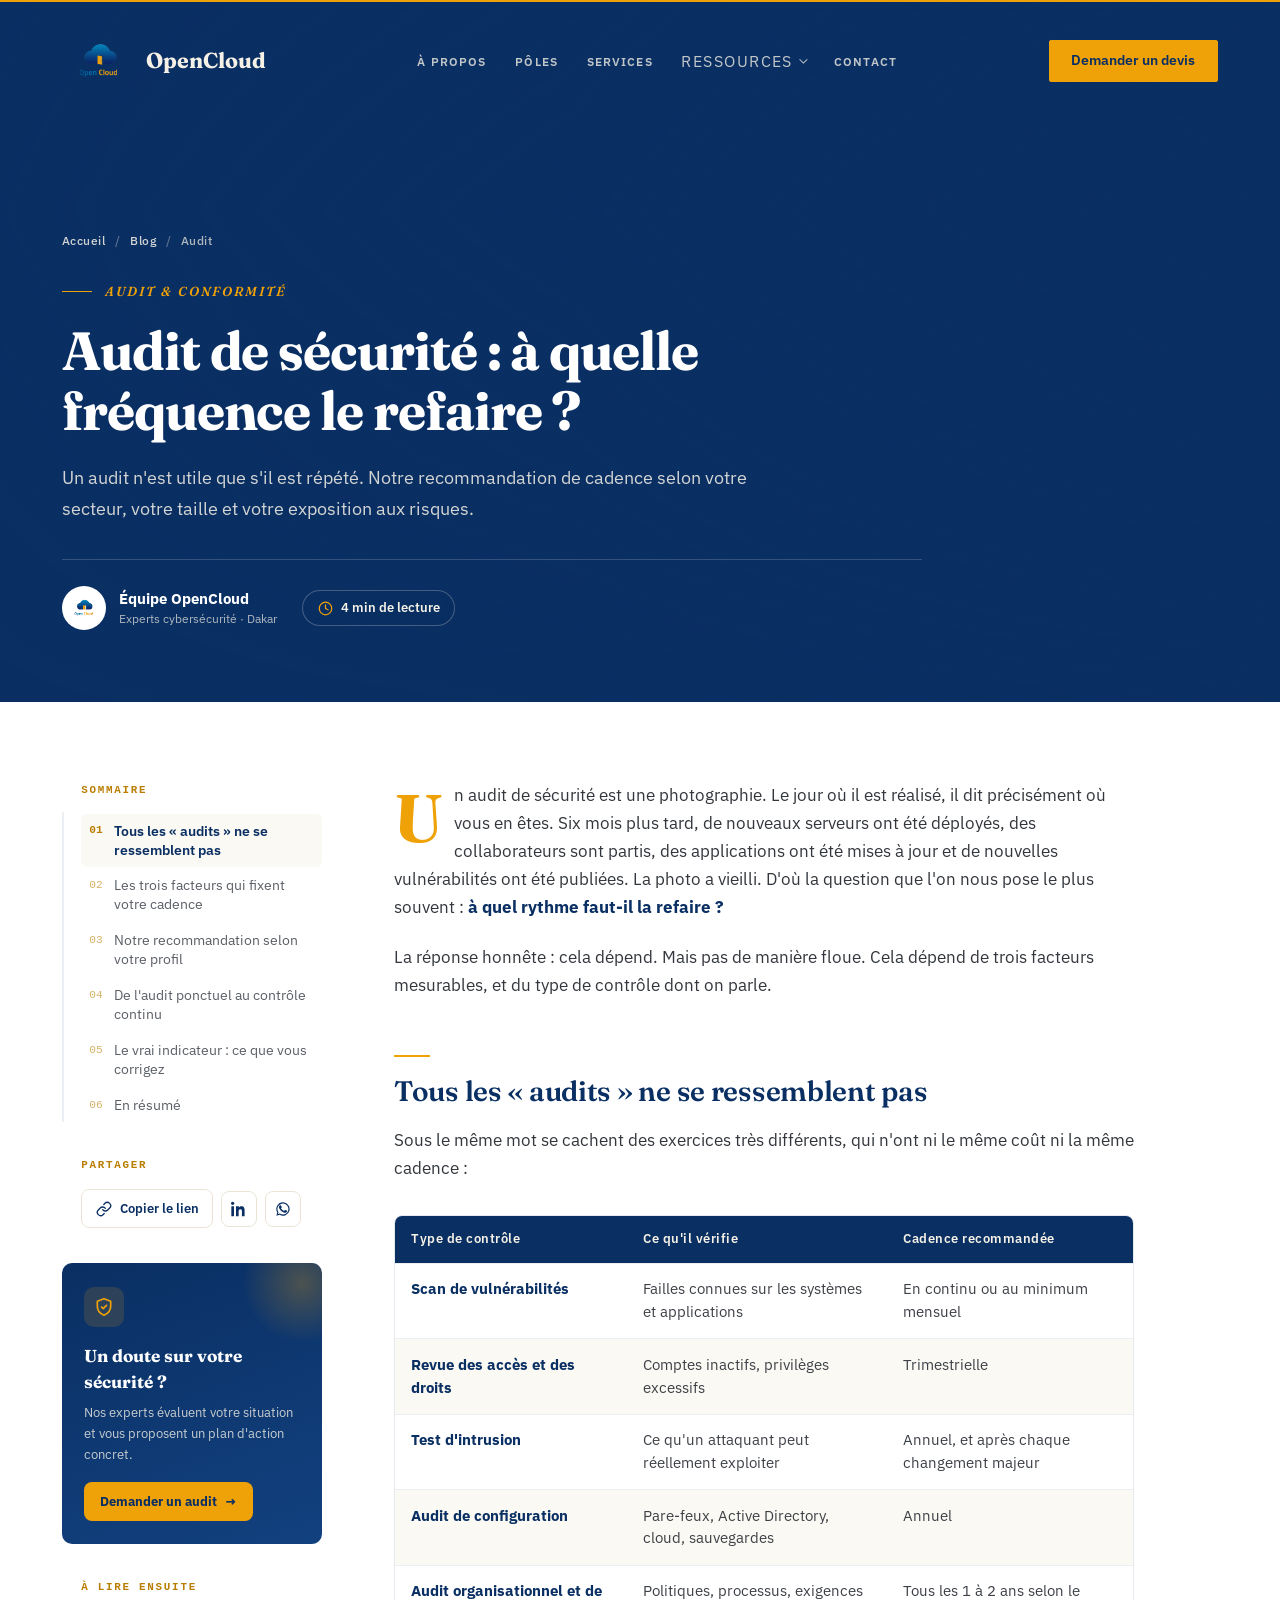
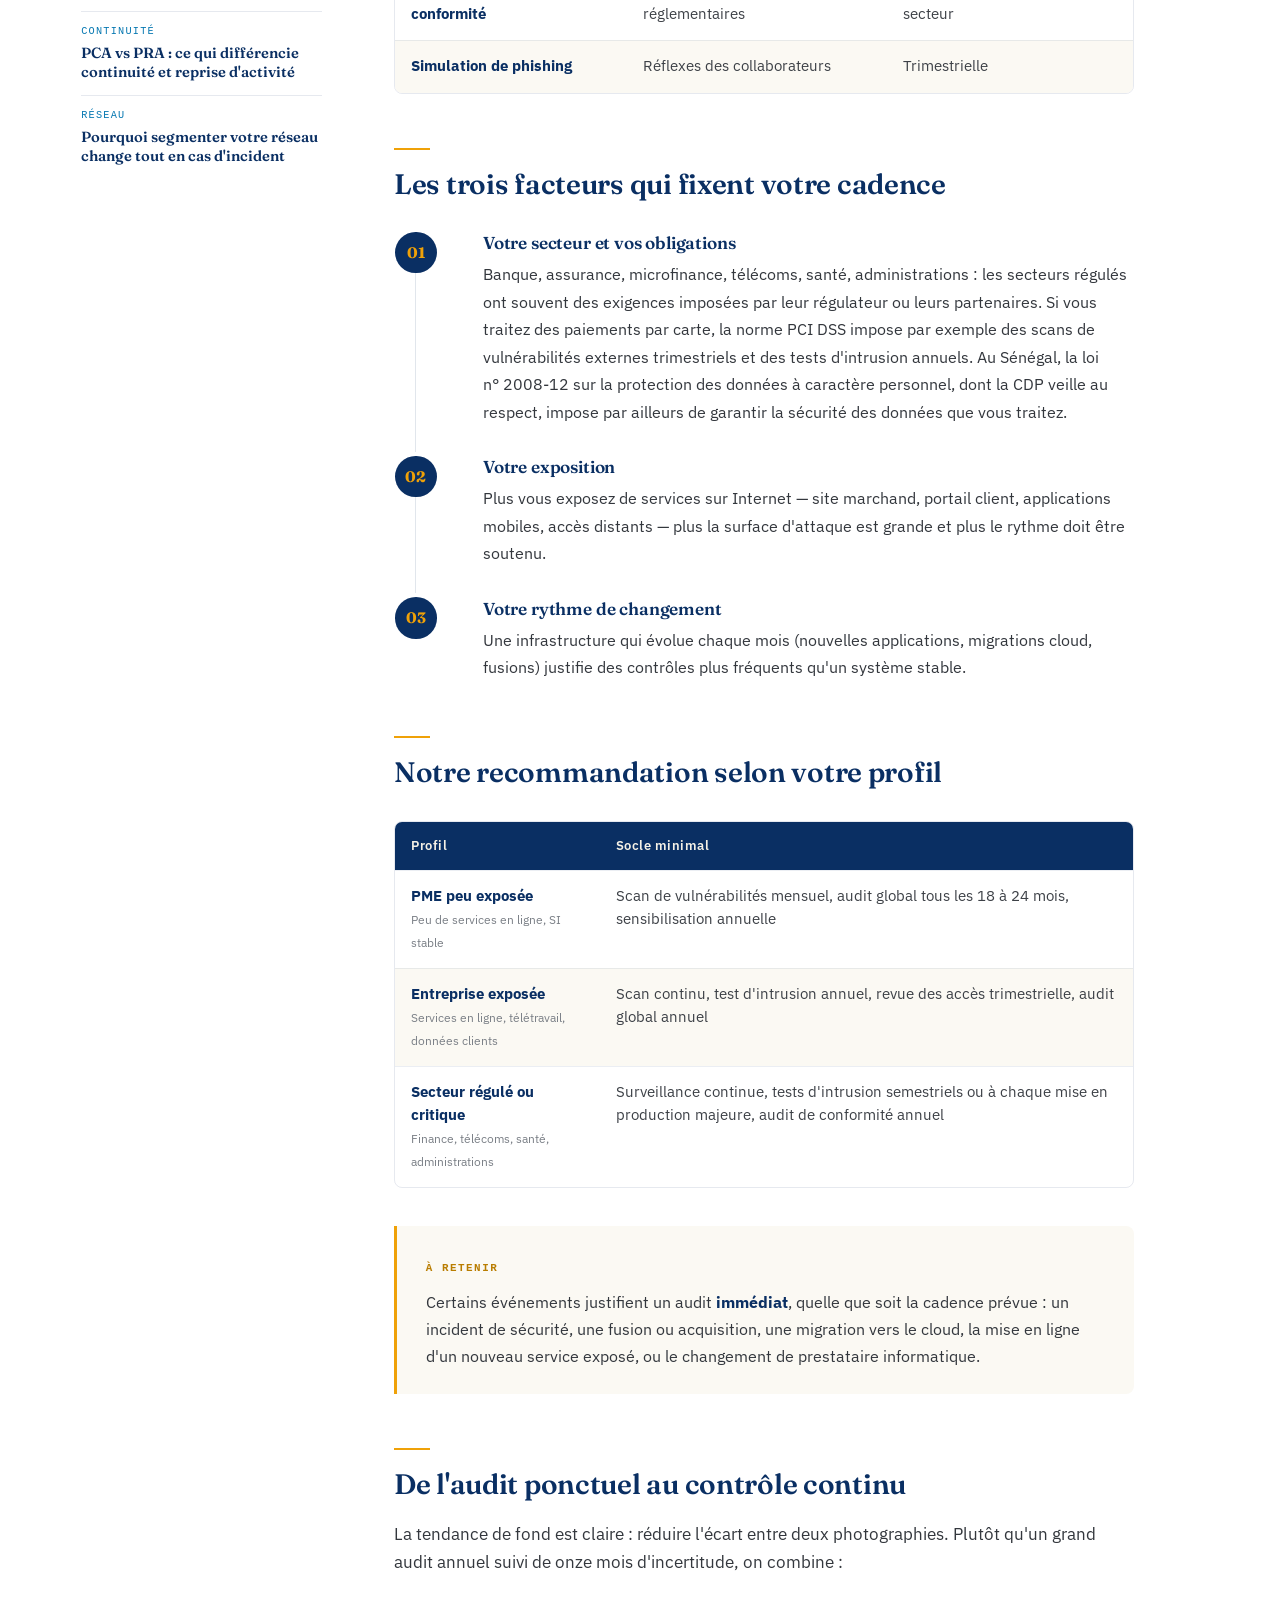
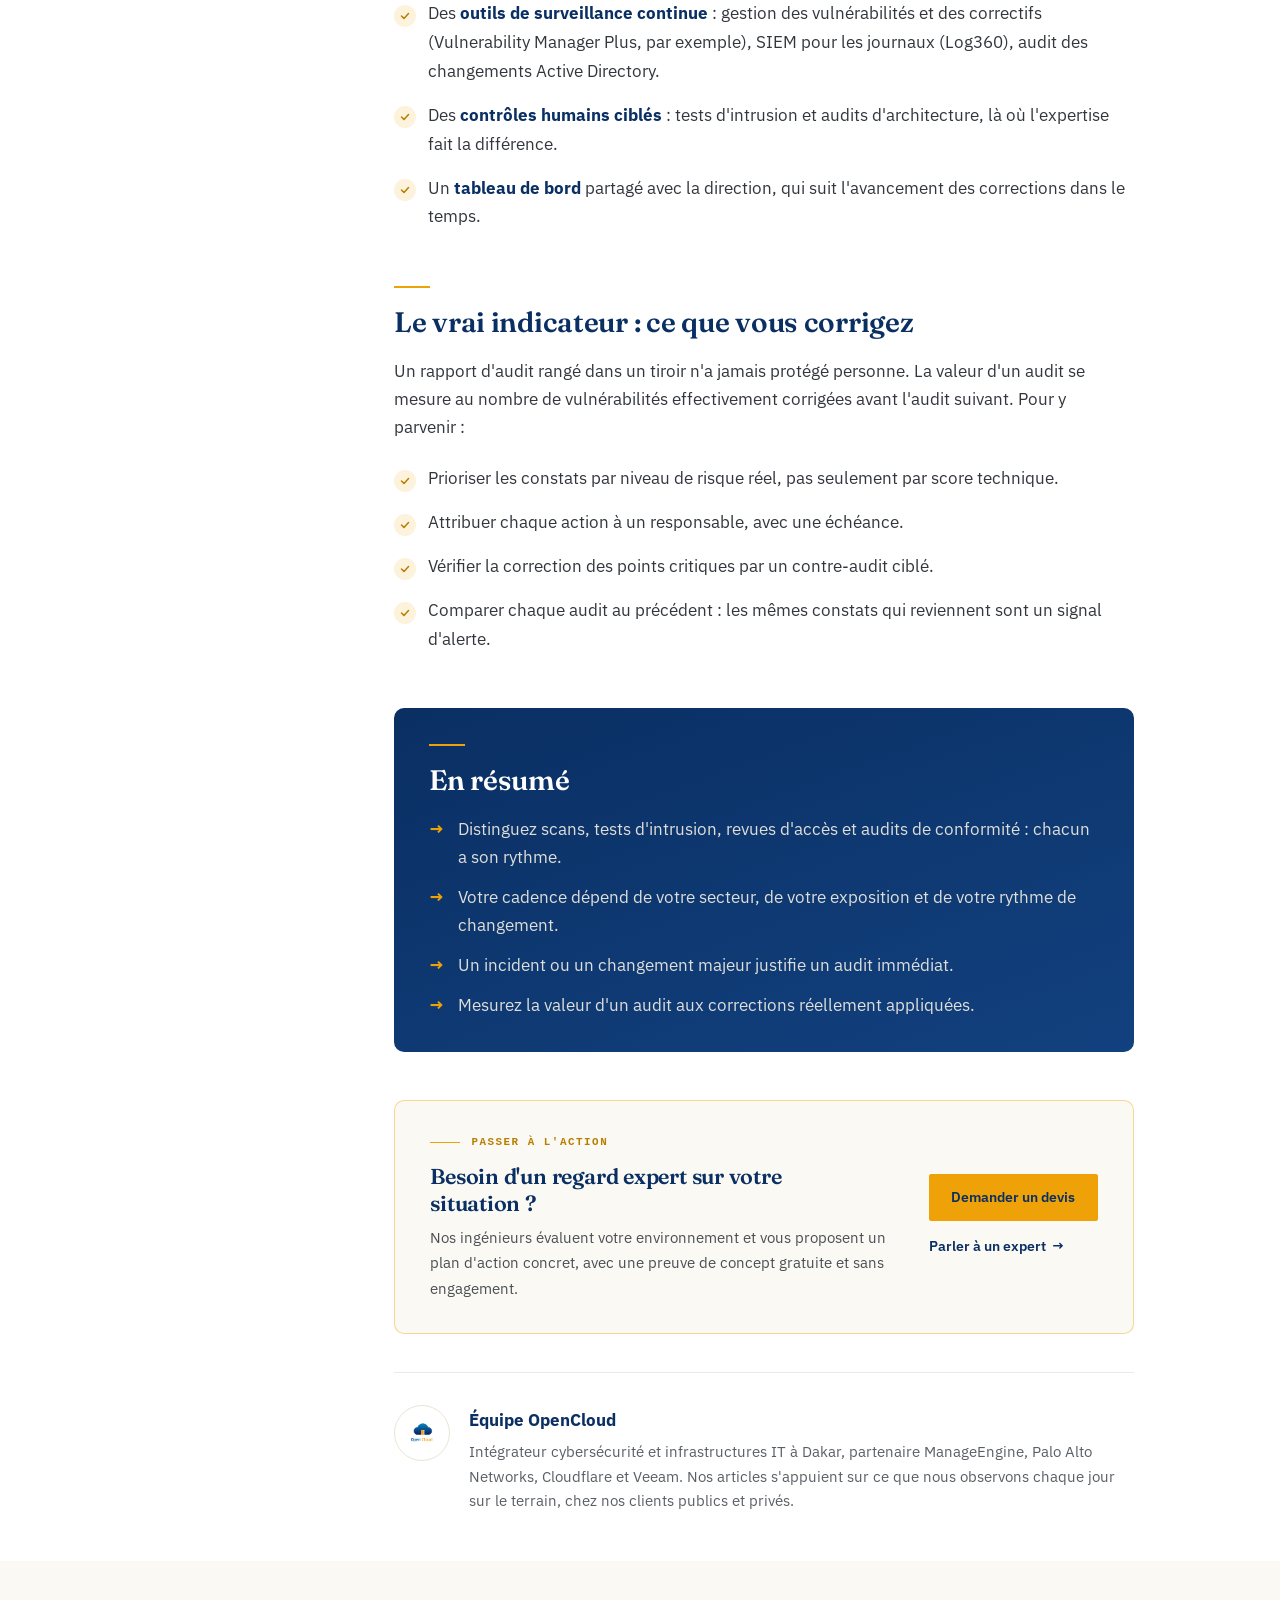
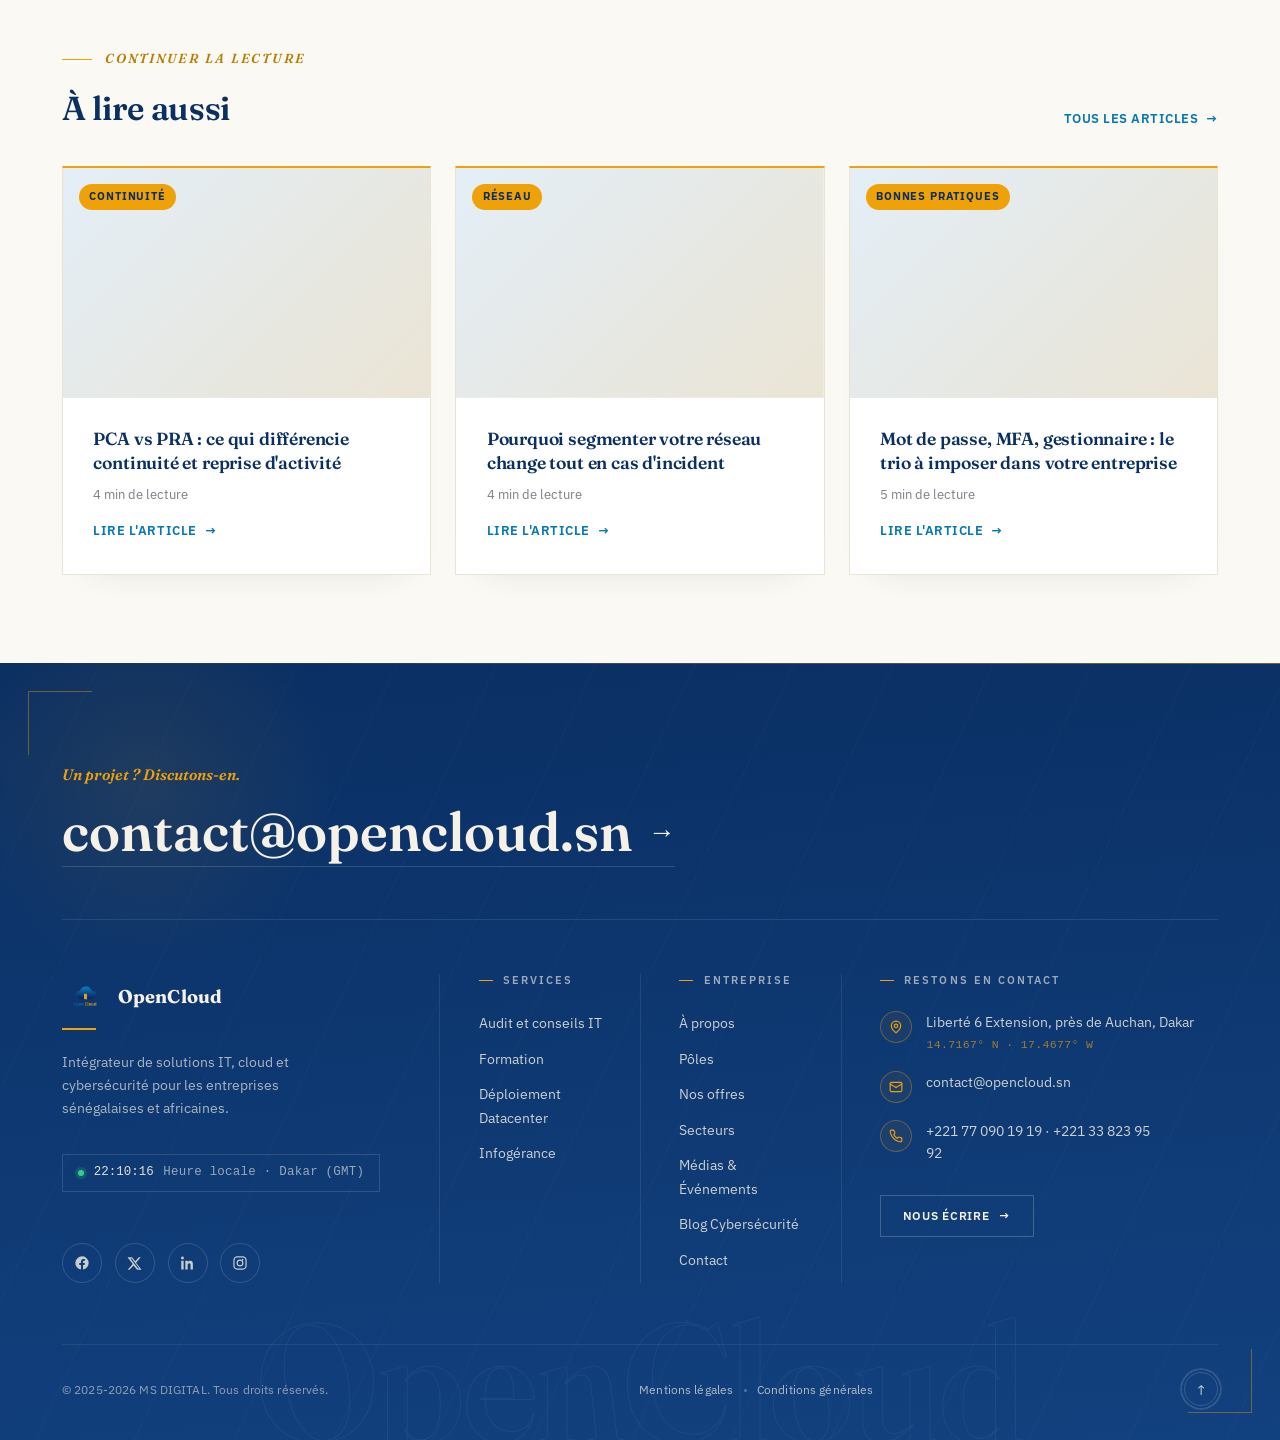
<file: article-frequence-audit-securite.html>
<!doctype html>
<html lang="fr">
<head>
<meta charset="utf-8">
<meta name="viewport" content="width=device-width, initial-scale=1">
<title>Audit de sécurité : à quelle fréquence le refaire ? — Blog OpenCloud SN</title>
<meta name="description" content="À quelle fréquence réaliser un audit de sécurité, un test d'intrusion ou un scan de vulnérabilités ? Recommandations par type de contrôle, secteur et niveau d'exposition.">
<meta property="og:type" content="article">
<meta property="og:title" content="Audit de sécurité : à quelle fréquence le refaire ?">
<meta property="og:description" content="À quelle fréquence réaliser un audit de sécurité, un test d'intrusion ou un scan de vulnérabilités ? Recommandations par type de contrôle, secteur et niveau d'exposition.">
<meta property="og:image" content="https://images.pexels.com/photos/7821674/pexels-photo-7821674.jpeg?auto=compress&cs=tinysrgb&w=1800">
<link rel="icon" type="image/png" href="images/logo_open.png">

<link rel="preconnect" href="https://fonts.googleapis.com">
<link rel="preconnect" href="https://fonts.gstatic.com" crossorigin>
<link href="https://fonts.googleapis.com/css2?family=Fraunces:opsz,wght@9..144,500;9..144,600;9..144,700&family=IBM+Plex+Sans:wght@400;500;600;700&display=swap" rel="stylesheet">

<link rel="stylesheet" href="bootstrap.min.css">
<link rel="stylesheet" href="style.css?v=2">
</head>
<body>

<div class="scroll-progress" id="scrollProgress" aria-hidden="true"></div>

<!-- ===================== HEADER ===================== -->
<header class="site-header">
  <div class="container-xl d-flex align-items-center justify-content-between">
    <a href="index.html" class="brand"><img src="images/logo_open.png" alt="OpenCloud SN" class="brand-logo">OpenCloud</a>

    <nav class="d-none d-lg-flex align-items-center">
      <a href="index.html#a-propos" class="nav-link-custom">À propos</a>
      <a href="index.html#business-units" class="nav-link-custom">Pôles</a>
      <a href="index.html#services" class="nav-link-custom">Services</a>
      <div class="nav-dropdown dropdown">
        <button class="nav-link-custom nav-dropdown-toggle" type="button" data-bs-toggle="dropdown" aria-expanded="false">
          Ressources<span class="nav-dropdown-caret" aria-hidden="true"></span>
        </button>
        <ul class="dropdown-menu nav-dropdown-menu">
          <li><a class="dropdown-item" href="medias-evenements.html">Médias &amp; Événements</a></li>
          <li><a class="dropdown-item" href="blog-cybersecurite.html">Blog Cybersécurité</a></li>
        </ul>
      </div>
      <a href="index.html#contact" class="nav-link-custom">Contact</a>
    </nav>

    <div class="d-flex align-items-center gap-3">
      <a href="devis.html" class="btn-gold d-none d-lg-inline-flex">Demander un devis</a>
      <button type="button" class="nav-burger d-lg-none" data-bs-toggle="offcanvas" data-bs-target="#mobileNav" aria-controls="mobileNav" aria-label="Ouvrir le menu">
        <span></span><span></span><span></span>
      </button>
    </div>
  </div>
</header>

<!-- ===================== MENU MOBILE ===================== -->
<div class="offcanvas offcanvas-end mobile-nav" tabindex="-1" id="mobileNav" aria-labelledby="mobileNavLabel">
  <div class="offcanvas-header">
    <a href="index.html" class="brand" style="color:var(--paper);"><img src="images/logo_open.png" alt="OpenCloud SN" class="brand-logo" style="height:38px;">OpenCloud</a>
    <button type="button" class="btn-close btn-close-white" data-bs-dismiss="offcanvas" aria-label="Fermer"></button>
  </div>
  <div class="offcanvas-body">
    <nav class="mobile-nav-links">
      <a href="index.html#a-propos" data-bs-dismiss="offcanvas">À propos</a>
      <a href="index.html#business-units" data-bs-dismiss="offcanvas">Pôles</a>
      <a href="index.html#services" data-bs-dismiss="offcanvas">Services</a>
      <a href="medias-evenements.html" data-bs-dismiss="offcanvas">Médias &amp; Événements</a>
      <a href="blog-cybersecurite.html" data-bs-dismiss="offcanvas">Blog Cybersécurité</a>
      <a href="index.html#contact" data-bs-dismiss="offcanvas">Contact</a>
    </nav>

    <div class="mobile-nav-footer">
      <a href="devis.html" class="btn-gold" data-bs-dismiss="offcanvas">Demander un devis</a>
    </div>
  </div>
</div>

<!-- ===================== ARTICLE : EN-TÊTE ===================== -->
<section class="art-hero">
  <div class="art-hero-media" style="background-image:url('https://images.pexels.com/photos/7821674/pexels-photo-7821674.jpeg?auto=compress&cs=tinysrgb&w=1800');"></div>
  <div class="art-hero-overlay"></div>
  <div class="container-xl art-hero-inner">
    <nav class="art-breadcrumb" aria-label="Fil d'Ariane">
      <a href="index.html">Accueil</a><span aria-hidden="true">/</span><a href="blog-cybersecurite.html">Blog</a><span aria-hidden="true">/</span><span>Audit</span>
    </nav>
    <div class="art-hero-kicker"><span class="hero-kicker-line"></span>Audit &amp; conformité</div>
    <h1 class="art-hero-title">Audit de sécurité : à quelle fréquence le refaire ?</h1>
    <p class="art-hero-lead">Un audit n'est utile que s'il est répété. Notre recommandation de cadence selon votre secteur, votre taille et votre exposition aux risques.</p>
    <div class="art-hero-meta">
      <span class="art-author"><img src="images/logo_open.png" alt="" class="art-author-logo"><span><strong>Équipe OpenCloud</strong><small>Experts cybersécurité · Dakar</small></span></span>
      <span class="art-meta-pill"><svg width="15" height="15" viewBox="0 0 24 24" fill="none" stroke="currentColor" stroke-width="2" stroke-linecap="round" stroke-linejoin="round"><circle cx="12" cy="12" r="10"/><path d="M12 6v6l4 2"/></svg>4 min de lecture</span>
    </div>
  </div>
</section>

<!-- ===================== ARTICLE : CORPS ===================== -->
<section class="art-body-section">
  <div class="container-xl">
    <div class="art-layout">
      <aside class="art-aside">
        <div class="art-toc">
          <div class="art-toc-title">Sommaire</div>
          <div class="art-toc-progress" aria-hidden="true"><span id="artProgress"></span></div>
          <ol class="art-toc-list" id="artToc">
          <li><a href="#types"><span class="art-toc-num">01</span><span>Tous les «&nbsp;audits&nbsp;» ne se ressemblent pas</span></a></li>
          <li><a href="#facteurs"><span class="art-toc-num">02</span><span>Les trois facteurs qui fixent votre cadence</span></a></li>
          <li><a href="#recommandations"><span class="art-toc-num">03</span><span>Notre recommandation selon votre profil</span></a></li>
          <li><a href="#continu"><span class="art-toc-num">04</span><span>De l'audit ponctuel au contrôle continu</span></a></li>
          <li><a href="#suivi"><span class="art-toc-num">05</span><span>Le vrai indicateur&nbsp;: ce que vous corrigez</span></a></li>
          <li><a href="#en-resume"><span class="art-toc-num">06</span><span>En résumé</span></a></li>
          </ol>
        </div>
        <div class="art-share">
          <div class="art-toc-title">Partager</div>
          <div class="art-share-row">
            <button type="button" class="art-share-btn" id="artCopyLink" aria-label="Copier le lien de l'article"><svg width="16" height="16" viewBox="0 0 24 24" fill="none" stroke="currentColor" stroke-width="2" stroke-linecap="round" stroke-linejoin="round"><path d="M10 13a5 5 0 0 0 7.54.54l3-3a5 5 0 0 0-7.07-7.07l-1.72 1.71"/><path d="M14 11a5 5 0 0 0-7.54-.54l-3 3a5 5 0 0 0 7.07 7.07l1.71-1.71"/></svg><span>Copier le lien</span></button>
            <a class="art-share-icon" id="artShareLinkedin" href="https://www.linkedin.com/sharing/share-offsite/" target="_blank" rel="noopener" aria-label="Partager sur LinkedIn"><svg width="16" height="16" viewBox="0 0 24 24" fill="currentColor"><path d="M4.98 3.5C4.98 4.88 3.87 6 2.5 6S0 4.88 0 3.5 1.12 1 2.5 1s2.48 1.12 2.48 2.5zM.5 8h4V23h-4V8zm7.5 0h3.8v2.05h.05c.53-1 1.83-2.05 3.77-2.05 4.03 0 4.78 2.65 4.78 6.1V23h-4v-6.9c0-1.65-.03-3.77-2.3-3.77-2.3 0-2.65 1.8-2.65 3.65V23h-4V8z"/></svg></a>
            <a class="art-share-icon" id="artShareWhatsapp" href="https://wa.me/" target="_blank" rel="noopener" aria-label="Partager sur WhatsApp"><svg width="16" height="16" viewBox="0 0 24 24" fill="currentColor"><path d="M17.5 14.4c-.3-.1-1.8-.9-2-1-.3-.1-.5-.1-.7.1-.2.3-.8 1-.9 1.2-.2.2-.3.2-.6.1-.3-.1-1.3-.5-2.4-1.5-.9-.8-1.5-1.8-1.7-2.1-.2-.3 0-.5.1-.6l.4-.5c.2-.2.2-.3.3-.5.1-.2 0-.4 0-.5l-.9-2.2c-.2-.6-.5-.5-.7-.5h-.6c-.2 0-.5.1-.8.4-.3.3-1 1-1 2.5s1.1 2.9 1.2 3.1c.1.2 2.1 3.2 5.1 4.5.7.3 1.3.5 1.7.6.7.2 1.4.2 1.9.1.6-.1 1.8-.7 2-1.4.2-.7.2-1.3.2-1.4-.1-.1-.3-.2-.6-.3zM12 2a10 10 0 0 0-8.6 15.1L2 22l5-1.3A10 10 0 1 0 12 2zm0 18.2c-1.5 0-3-.4-4.3-1.2l-.3-.2-3 .8.8-2.9-.2-.3A8.2 8.2 0 1 1 12 20.2z"/></svg></a>
          </div>
        </div>
        <div class="art-aside-cta">
          <span class="art-aside-cta-icon" aria-hidden="true"><svg width="20" height="20" viewBox="0 0 24 24" fill="none" stroke="currentColor" stroke-width="2" stroke-linecap="round" stroke-linejoin="round"><path d="M12 2 4 5v6c0 5 3.5 9 8 11 4.5-2 8-6 8-11V5l-8-3Z"/><path d="m9 12 2 2 4-4"/></svg></span>
          <strong>Un doute sur votre sécurité&nbsp;?</strong>
          <p>Nos experts évaluent votre situation et vous proposent un plan d'action concret.</p>
          <a href="devis.html" class="art-aside-cta-btn">Demander un audit<span aria-hidden="true">→</span></a>
        </div>
        <div class="art-aside-next">
          <div class="art-toc-title">À lire ensuite</div>
          <a href="article-pca-pra.html" class="art-next-link"><span class="art-next-tag">Continuité</span><span class="art-next-title">PCA vs PRA : ce qui différencie continuité et reprise d'activité</span></a>
          <a href="article-segmentation-reseau.html" class="art-next-link"><span class="art-next-tag">Réseau</span><span class="art-next-title">Pourquoi segmenter votre réseau change tout en cas d'incident</span></a>
        </div>
      </aside>

      <article class="art-prose" id="artProse">
<p class="art-dropcap">Un audit de sécurité est une photographie. Le jour où il est réalisé, il dit précisément où vous en êtes. Six mois plus tard, de nouveaux serveurs ont été déployés, des collaborateurs sont partis, des applications ont été mises à jour et de nouvelles vulnérabilités ont été publiées. La photo a vieilli. D'où la question que l'on nous pose le plus souvent&nbsp;: <strong>à quel rythme faut-il la refaire&nbsp;?</strong></p>
<p>La réponse honnête&nbsp;: cela dépend. Mais pas de manière floue. Cela dépend de trois facteurs mesurables, et du type de contrôle dont on parle.</p>

<h2 id="types">Tous les «&nbsp;audits&nbsp;» ne se ressemblent pas</h2>
<p>Sous le même mot se cachent des exercices très différents, qui n'ont ni le même coût ni la même cadence&nbsp;:</p>
<div class="art-table-wrap">
<table class="art-table">
  <thead><tr><th>Type de contrôle</th><th>Ce qu'il vérifie</th><th>Cadence recommandée</th></tr></thead>
  <tbody>
    <tr><td><strong>Scan de vulnérabilités</strong></td><td>Failles connues sur les systèmes et applications</td><td>En continu ou au minimum mensuel</td></tr>
    <tr><td><strong>Revue des accès et des droits</strong></td><td>Comptes inactifs, privilèges excessifs</td><td>Trimestrielle</td></tr>
    <tr><td><strong>Test d'intrusion</strong></td><td>Ce qu'un attaquant peut réellement exploiter</td><td>Annuel, et après chaque changement majeur</td></tr>
    <tr><td><strong>Audit de configuration</strong></td><td>Pare-feux, Active Directory, cloud, sauvegardes</td><td>Annuel</td></tr>
    <tr><td><strong>Audit organisationnel et de conformité</strong></td><td>Politiques, processus, exigences réglementaires</td><td>Tous les 1 à 2 ans selon le secteur</td></tr>
    <tr><td><strong>Simulation de phishing</strong></td><td>Réflexes des collaborateurs</td><td>Trimestrielle</td></tr>
  </tbody>
</table>
</div>

<h2 id="facteurs">Les trois facteurs qui fixent votre cadence</h2>
<ol class="art-steps">
  <li><h3>Votre secteur et vos obligations</h3><p>Banque, assurance, microfinance, télécoms, santé, administrations&nbsp;: les secteurs régulés ont souvent des exigences imposées par leur régulateur ou leurs partenaires. Si vous traitez des paiements par carte, la norme PCI&nbsp;DSS impose par exemple des scans de vulnérabilités externes trimestriels et des tests d'intrusion annuels. Au Sénégal, la loi n°&nbsp;2008-12 sur la protection des données à caractère personnel, dont la CDP veille au respect, impose par ailleurs de garantir la sécurité des données que vous traitez.</p></li>
  <li><h3>Votre exposition</h3><p>Plus vous exposez de services sur Internet — site marchand, portail client, applications mobiles, accès distants — plus la surface d'attaque est grande et plus le rythme doit être soutenu.</p></li>
  <li><h3>Votre rythme de changement</h3><p>Une infrastructure qui évolue chaque mois (nouvelles applications, migrations cloud, fusions) justifie des contrôles plus fréquents qu'un système stable.</p></li>
</ol>

<h2 id="recommandations">Notre recommandation selon votre profil</h2>
<div class="art-table-wrap">
<table class="art-table">
  <thead><tr><th>Profil</th><th>Socle minimal</th></tr></thead>
  <tbody>
    <tr><td><strong>PME peu exposée</strong><br><small>Peu de services en ligne, SI stable</small></td><td>Scan de vulnérabilités mensuel, audit global tous les 18 à 24&nbsp;mois, sensibilisation annuelle</td></tr>
    <tr><td><strong>Entreprise exposée</strong><br><small>Services en ligne, télétravail, données clients</small></td><td>Scan continu, test d'intrusion annuel, revue des accès trimestrielle, audit global annuel</td></tr>
    <tr><td><strong>Secteur régulé ou critique</strong><br><small>Finance, télécoms, santé, administrations</small></td><td>Surveillance continue, tests d'intrusion semestriels ou à chaque mise en production majeure, audit de conformité annuel</td></tr>
  </tbody>
</table>
</div>

<aside class="art-callout"><span class="art-callout-label">À retenir</span><p>Certains événements justifient un audit <strong>immédiat</strong>, quelle que soit la cadence prévue&nbsp;: un incident de sécurité, une fusion ou acquisition, une migration vers le cloud, la mise en ligne d'un nouveau service exposé, ou le changement de prestataire informatique.</p></aside>

<h2 id="continu">De l'audit ponctuel au contrôle continu</h2>
<p>La tendance de fond est claire&nbsp;: réduire l'écart entre deux photographies. Plutôt qu'un grand audit annuel suivi de onze mois d'incertitude, on combine&nbsp;:</p>
<ul class="art-checklist">
  <li>Des <strong>outils de surveillance continue</strong>&nbsp;: gestion des vulnérabilités et des correctifs (Vulnerability Manager Plus, par exemple), SIEM pour les journaux (Log360), audit des changements Active Directory.</li>
  <li>Des <strong>contrôles humains ciblés</strong>&nbsp;: tests d'intrusion et audits d'architecture, là où l'expertise fait la différence.</li>
  <li>Un <strong>tableau de bord</strong> partagé avec la direction, qui suit l'avancement des corrections dans le temps.</li>
</ul>

<h2 id="suivi">Le vrai indicateur&nbsp;: ce que vous corrigez</h2>
<p>Un rapport d'audit rangé dans un tiroir n'a jamais protégé personne. La valeur d'un audit se mesure au nombre de vulnérabilités effectivement corrigées avant l'audit suivant. Pour y parvenir&nbsp;:</p>
<ul class="art-checklist">
  <li>Prioriser les constats par niveau de risque réel, pas seulement par score technique.</li>
  <li>Attribuer chaque action à un responsable, avec une échéance.</li>
  <li>Vérifier la correction des points critiques par un contre-audit ciblé.</li>
  <li>Comparer chaque audit au précédent&nbsp;: les mêmes constats qui reviennent sont un signal d'alerte.</li>
</ul>

<div class="art-summary">
  <h2 id="en-resume">En résumé</h2>
  <ul>
    <li>Distinguez scans, tests d'intrusion, revues d'accès et audits de conformité&nbsp;: chacun a son rythme.</li>
    <li>Votre cadence dépend de votre secteur, de votre exposition et de votre rythme de changement.</li>
    <li>Un incident ou un changement majeur justifie un audit immédiat.</li>
    <li>Mesurez la valeur d'un audit aux corrections réellement appliquées.</li>
  </ul>
</div>
        <div class="art-cta">
          <div>
            <div class="art-cta-eyebrow"><span class="hero-kicker-line"></span>Passer à l'action</div>
            <h2 class="art-cta-title">Besoin d'un regard expert sur votre situation&nbsp;?</h2>
            <p>Nos ingénieurs évaluent votre environnement et vous proposent un plan d'action concret, avec une preuve de concept gratuite et sans engagement.</p>
          </div>
          <div class="art-cta-actions">
            <a href="devis.html" class="btn-gold btn-arrow">Demander un devis</a>
            <a href="index.html#contact" class="art-cta-link">Parler à un expert<span aria-hidden="true">→</span></a>
          </div>
        </div>

        <div class="art-author-box">
          <img src="images/logo_open.png" alt="" class="art-author-box-logo">
          <div>
            <strong>Équipe OpenCloud</strong>
            <p>Intégrateur cybersécurité et infrastructures IT à Dakar, partenaire ManageEngine, Palo Alto Networks, Cloudflare et Veeam. Nos articles s'appuient sur ce que nous observons chaque jour sur le terrain, chez nos clients publics et privés.</p>
          </div>
        </div>
      </article>
    </div>
  </div>
</section>

<!-- ===================== À LIRE AUSSI ===================== -->
<section class="section art-related">
  <div class="container-xl">
    <div class="art-related-head">
      <div>
        <div class="art-hero-kicker art-related-kicker"><span class="hero-kicker-line"></span>Continuer la lecture</div>
        <h2 class="section-title">À lire aussi</h2>
      </div>
      <a href="blog-cybersecurite.html" class="bu-more">Tous les articles<span aria-hidden="true">→</span></a>
    </div>
    <div class="row g-4">
      <div class="col-md-6 col-lg-4">
        <a href="article-pca-pra.html" class="blog-card art-related-card">
          <div class="blog-card-media" style="background-image:url('https://images.pexels.com/photos/17489151/pexels-photo-17489151.jpeg?auto=compress&cs=tinysrgb&w=800'), linear-gradient(135deg, var(--teal-soft), var(--paper-dim));"><span class="media-tag">Continuité</span></div>
          <div class="blog-card-body">
            <h3>PCA vs PRA : ce qui différencie continuité et reprise d'activité</h3>
            <span class="art-related-meta">4 min de lecture</span>
            <span class="bu-more">Lire l'article<span aria-hidden="true">→</span></span>
          </div>
        </a>
      </div>
      <div class="col-md-6 col-lg-4">
        <a href="article-segmentation-reseau.html" class="blog-card art-related-card">
          <div class="blog-card-media" style="background-image:url('https://images.pexels.com/photos/2881233/pexels-photo-2881233.jpeg?auto=compress&cs=tinysrgb&w=800'), linear-gradient(135deg, var(--teal-soft), var(--paper-dim));"><span class="media-tag">Réseau</span></div>
          <div class="blog-card-body">
            <h3>Pourquoi segmenter votre réseau change tout en cas d'incident</h3>
            <span class="art-related-meta">4 min de lecture</span>
            <span class="bu-more">Lire l'article<span aria-hidden="true">→</span></span>
          </div>
        </a>
      </div>
      <div class="col-md-6 col-lg-4">
        <a href="article-mot-de-passe-mfa.html" class="blog-card art-related-card">
          <div class="blog-card-media" style="background-image:url('https://images.pexels.com/photos/17155842/pexels-photo-17155842.jpeg?auto=compress&cs=tinysrgb&w=800'), linear-gradient(135deg, var(--teal-soft), var(--paper-dim));"><span class="media-tag">Bonnes pratiques</span></div>
          <div class="blog-card-body">
            <h3>Mot de passe, MFA, gestionnaire : le trio à imposer dans votre entreprise</h3>
            <span class="art-related-meta">5 min de lecture</span>
            <span class="bu-more">Lire l'article<span aria-hidden="true">→</span></span>
          </div>
        </a>
      </div>
    </div>
  </div>
</section>

<!-- ===================== FOOTER ===================== -->
<footer>
  <span class="hero-frame hero-frame-tl" aria-hidden="true"></span>
  <span class="hero-frame hero-frame-br" aria-hidden="true"></span>
  <span class="footer-spotlight" aria-hidden="true"></span>
  <span class="footer-watermark" aria-hidden="true">OpenCloud</span>

  <div class="container-xl">
    <div class="footer-lead">
      <p class="footer-lead-eyebrow">Un projet&nbsp;? Discutons-en.</p>
      <a href="mailto:contact@opencloud.sn" class="footer-lead-email">
        contact@opencloud.sn
        <span class="footer-lead-arrow" aria-hidden="true">→</span>
      </a>
    </div>

    <div class="row g-5">
      <div class="col-lg-4 footer-col">
        <div class="brand mb-2" style="color:var(--paper);">
          <img src="images/logo_open.png" alt="OpenCloud SN" class="brand-logo brand-logo-lg">OpenCloud
        </div>
        <span class="footer-brand-rule"></span>
        <p class="footer-tagline">Intégrateur de solutions IT, cloud et cybersécurité pour les entreprises sénégalaises et africaines.</p>

        <div class="footer-clock">
          <span class="footer-clock-dot" aria-hidden="true"></span>
          <span id="footerClockTime">--:--:--</span>
          <span class="footer-clock-tz">Heure locale · Dakar (GMT)</span>
        </div>

        <div class="social-links">
          <a href="#" aria-label="Facebook" class="icon-facebook"><svg viewBox="0 0 24 24" fill="currentColor"><path d="M22 12a10 10 0 1 0-11.56 9.88v-6.99H7.9V12h2.54V9.8c0-2.5 1.49-3.89 3.77-3.89 1.09 0 2.23.2 2.23.2v2.45h-1.26c-1.24 0-1.63.77-1.63 1.56V12h2.78l-.44 2.89h-2.34v6.99A10 10 0 0 0 22 12z"/></svg></a>
          <a href="#" aria-label="X" class="icon-x"><svg viewBox="0 0 24 24" fill="currentColor"><path d="M18.9 2H22l-7.6 8.7L23.3 22h-7.2l-5.6-6.9L4 22H1l8.2-9.4L.7 2h7.4l5.1 6.3L18.9 2zm-1.3 18h2L7.5 4H5.4l12.2 16z"/></svg></a>
          <a href="#" aria-label="LinkedIn" class="icon-linkedin"><svg viewBox="0 0 24 24" fill="currentColor"><path d="M4.98 3.5C4.98 4.88 3.87 6 2.5 6S0 4.88 0 3.5 1.12 1 2.5 1s2.48 1.12 2.48 2.5zM.5 8h4V23h-4V8zm7.5 0h3.8v2.05h.05c.53-1 1.83-2.05 3.77-2.05 4.03 0 4.78 2.65 4.78 6.1V23h-4v-6.9c0-1.65-.03-3.77-2.3-3.77-2.3 0-2.65 1.8-2.65 3.65V23h-4V8z"/></svg></a>
          <a href="#" aria-label="Instagram" class="icon-instagram"><svg viewBox="0 0 24 24" fill="currentColor"><path d="M12 2c-2.7 0-3.05.01-4.12.06-1.06.05-1.79.22-2.43.47-.66.26-1.22.6-1.77 1.16-.56.55-.9 1.11-1.16 1.77-.25.64-.42 1.37-.47 2.43C2 8.95 2 9.3 2 12s.01 3.05.06 4.12c.05 1.06.22 1.79.47 2.43.26.66.6 1.22 1.16 1.77.55.56 1.11.9 1.77 1.16.64.25 1.37.42 2.43.47C8.95 22 9.3 22 12 22s3.05-.01 4.12-.06c1.06-.05 1.79-.22 2.43-.47.66-.26 1.22-.6 1.77-1.16.56-.55.9-1.11 1.16-1.77.25-.64.42-1.37.47-2.43.05-1.07.06-1.42.06-4.12s-.01-3.05-.06-4.12c-.05-1.06-.22-1.79-.47-2.43-.26-.66-.6-1.22-1.16-1.77-.55-.56-1.11-.9-1.77-1.16-.64-.25-1.37-.42-2.43-.47C15.05 2.01 14.7 2 12 2zm0 1.8c2.67 0 2.99.01 4.04.06.97.04 1.5.21 1.85.35.47.18.8.4 1.15.75.35.35.57.68.75 1.15.14.35.31.88.35 1.85.05 1.05.06 1.37.06 4.04s-.01 2.99-.06 4.04c-.04.97-.21 1.5-.35 1.85-.18.47-.4.8-.75 1.15-.35.35-.68.57-1.15.75-.35.14-.88.31-1.85.35-1.05.05-1.37.06-4.04.06s-2.99-.01-4.04-.06c-.97-.04-1.5-.21-1.85-.35-.47-.18-.8-.4-1.15-.75-.35-.35-.57-.68-.75-1.15-.14-.35-.31-.88-.35-1.85C3.81 14.99 3.8 14.67 3.8 12s.01-2.99.06-4.04c.04-.97.21-1.5.35-1.85.18-.47.4-.8.75-1.15.35-.35.68-.57 1.15-.75.35-.14.88-.31 1.85-.35C9.01 3.81 9.33 3.8 12 3.8zm0 3.05A5.15 5.15 0 1 0 17.15 12 5.15 5.15 0 0 0 12 6.85zm0 8.5A3.35 3.35 0 1 1 15.35 12 3.35 3.35 0 0 1 12 15.35zm5.35-8.7a1.2 1.2 0 1 1-1.2-1.2 1.2 1.2 0 0 1 1.2 1.2z"/></svg></a>
        </div>
      </div>
      <div class="col-6 col-lg-2 footer-col">
        <h5>Services</h5>
        <p><a href="index.html#services">Audit et conseils IT</a></p>
        <p><a href="index.html#services">Formation</a></p>
        <p><a href="index.html#services">Déploiement Datacenter</a></p>
        <p><a href="index.html#services">Infogérance</a></p>
      </div>
      <div class="col-6 col-lg-2 footer-col">
        <h5>Entreprise</h5>
        <p><a href="index.html#a-propos">À propos</a></p>
        <p><a href="index.html#business-units">Pôles</a></p>
        <p><a href="index.html#offres">Nos offres</a></p>
        <p><a href="index.html#secteurs">Secteurs</a></p>
        <p><a href="medias-evenements.html">Médias &amp; Événements</a></p>
        <p><a href="blog-cybersecurite.html">Blog Cybersécurité</a></p>
        <p><a href="index.html#contact">Contact</a></p>
      </div>
      <div class="col-lg-4 footer-col">
        <h5>Restons en contact</h5>
        <div class="footer-contact-list">
          <div class="footer-contact-item">
            <span class="footer-contact-icon" aria-hidden="true"><svg width="14" height="14" viewBox="0 0 24 24" fill="none" stroke="currentColor" stroke-width="2" stroke-linecap="round" stroke-linejoin="round"><path d="M20 10c0 6-8 12-8 12s-8-6-8-12a8 8 0 0 1 16 0Z"/><circle cx="12" cy="10" r="3"/></svg></span>
            <span>Liberté 6 Extension, près de Auchan, Dakar<span class="footer-coords">14.7167° N · 17.4677° W</span></span>
          </div>
          <div class="footer-contact-item footer-copy" data-copy="contact@opencloud.sn" tabindex="0" role="button">
            <span class="footer-contact-icon" aria-hidden="true"><svg width="14" height="14" viewBox="0 0 24 24" fill="none" stroke="currentColor" stroke-width="2" stroke-linecap="round" stroke-linejoin="round"><rect x="2" y="4" width="20" height="16" rx="2"/><path d="m22 7-10 6L2 7"/></svg></span>
            <span>contact@opencloud.sn</span>
            <span class="footer-copy-hint" aria-hidden="true">Copier</span>
          </div>
          <div class="footer-contact-item footer-copy" data-copy="+221 77 090 19 19" tabindex="0" role="button">
            <span class="footer-contact-icon" aria-hidden="true"><svg width="14" height="14" viewBox="0 0 24 24" fill="none" stroke="currentColor" stroke-width="2" stroke-linecap="round" stroke-linejoin="round"><path d="M22 16.92v3a2 2 0 0 1-2.18 2 19.79 19.79 0 0 1-8.63-3.07 19.5 19.5 0 0 1-6-6 19.79 19.79 0 0 1-3.07-8.67A2 2 0 0 1 4.11 2h3a2 2 0 0 1 2 1.72c.127.96.362 1.903.7 2.81a2 2 0 0 1-.45 2.11L8.09 9.91a16 16 0 0 0 6 6l1.27-1.27a2 2 0 0 1 2.11-.45c.907.338 1.85.573 2.81.7A2 2 0 0 1 22 16.92Z"/></svg></span>
            <span>+221 77 090 19 19 · +221 33 823 95 92</span>
            <span class="footer-copy-hint" aria-hidden="true">Copier</span>
          </div>
        </div>
        <a href="index.html#contact" class="footer-cta">Nous écrire<span aria-hidden="true">→</span></a>
      </div>
    </div>
    <div class="footer-bottom d-flex flex-wrap align-items-center justify-content-between gap-2">
      <span>© 2025-2026 MS DIGITAL. Tous droits réservés.</span>
      <span class="footer-legal"><a href="#">Mentions légales</a><span class="footer-dot"></span><a href="#">Conditions générales</a></span>
      <a href="#" class="footer-top" aria-label="Retour en haut de page">
        <span aria-hidden="true">↑</span>
      </a>
    </div>
  </div>
</footer>

<script src="bootstrap.bundle.min.js"></script>
<script src="footer.js"></script>
<script src="article.js"></script>
</body>
</html>
</file>
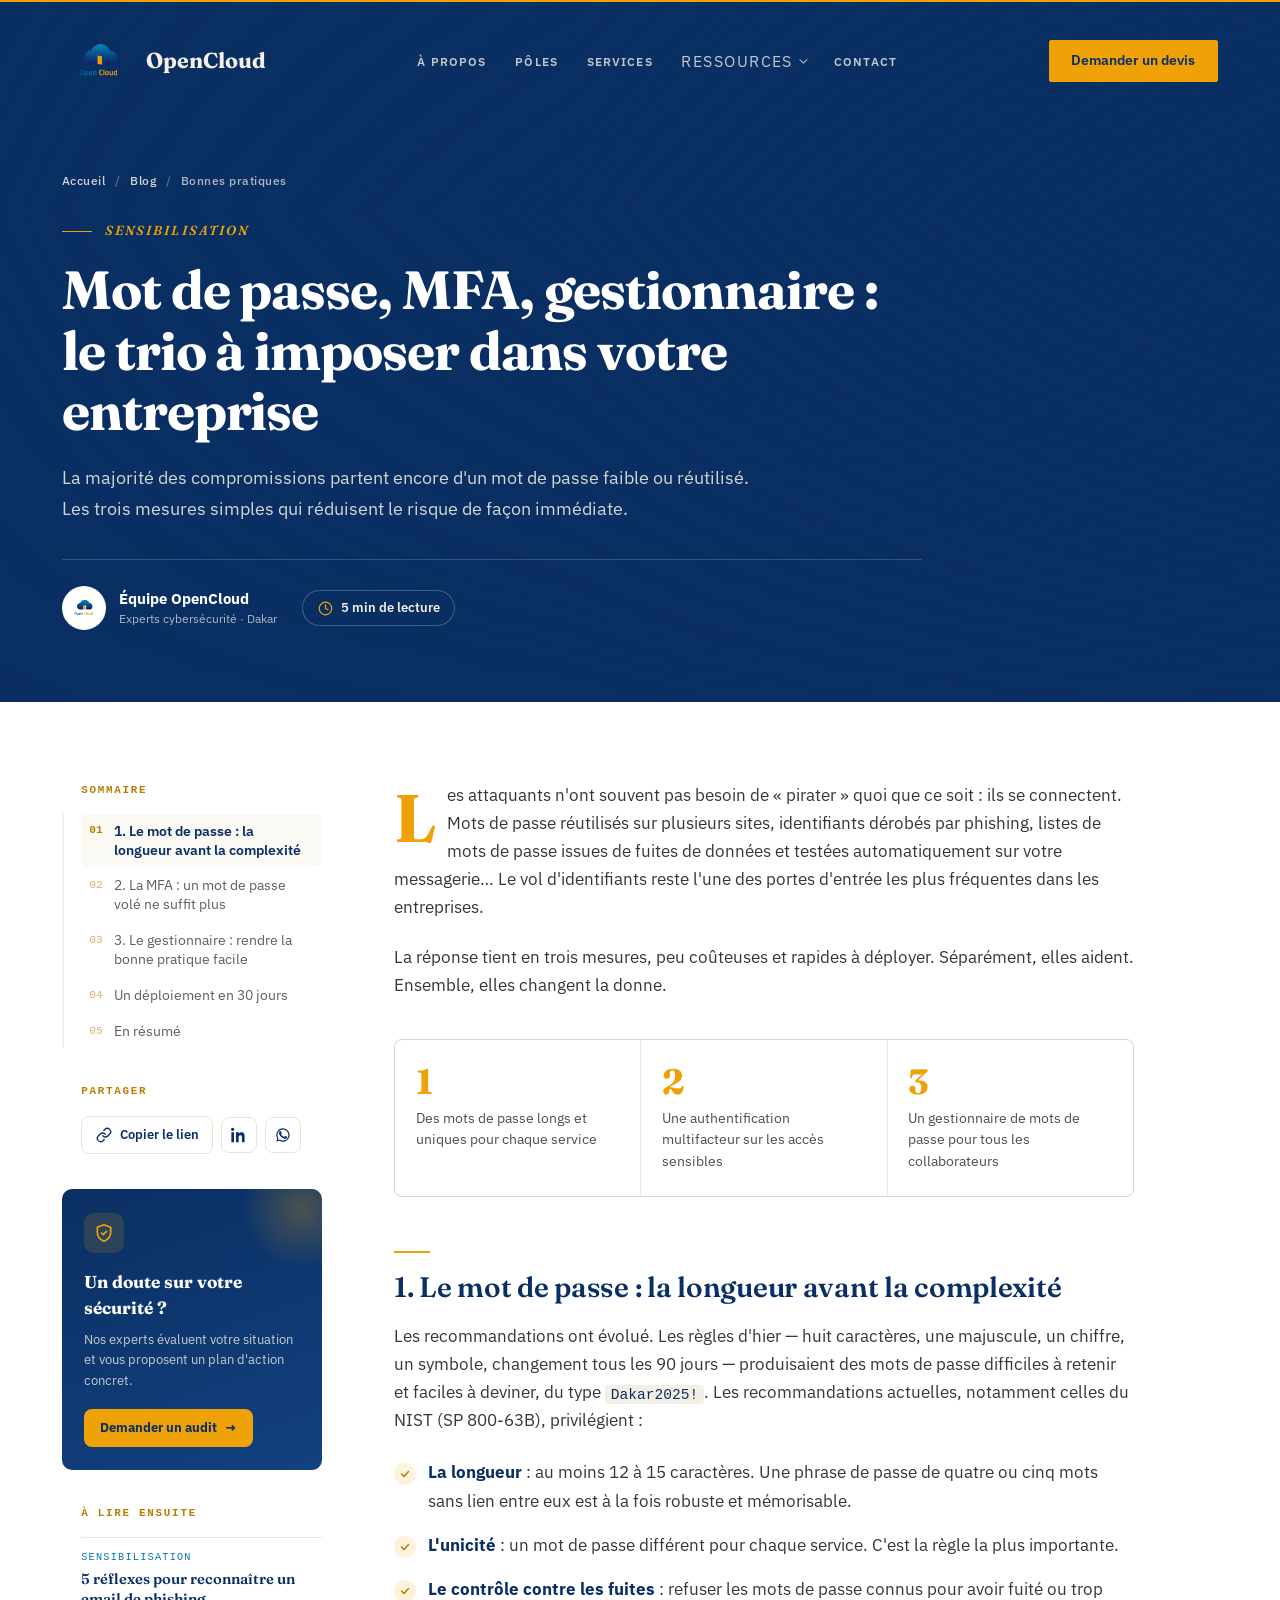
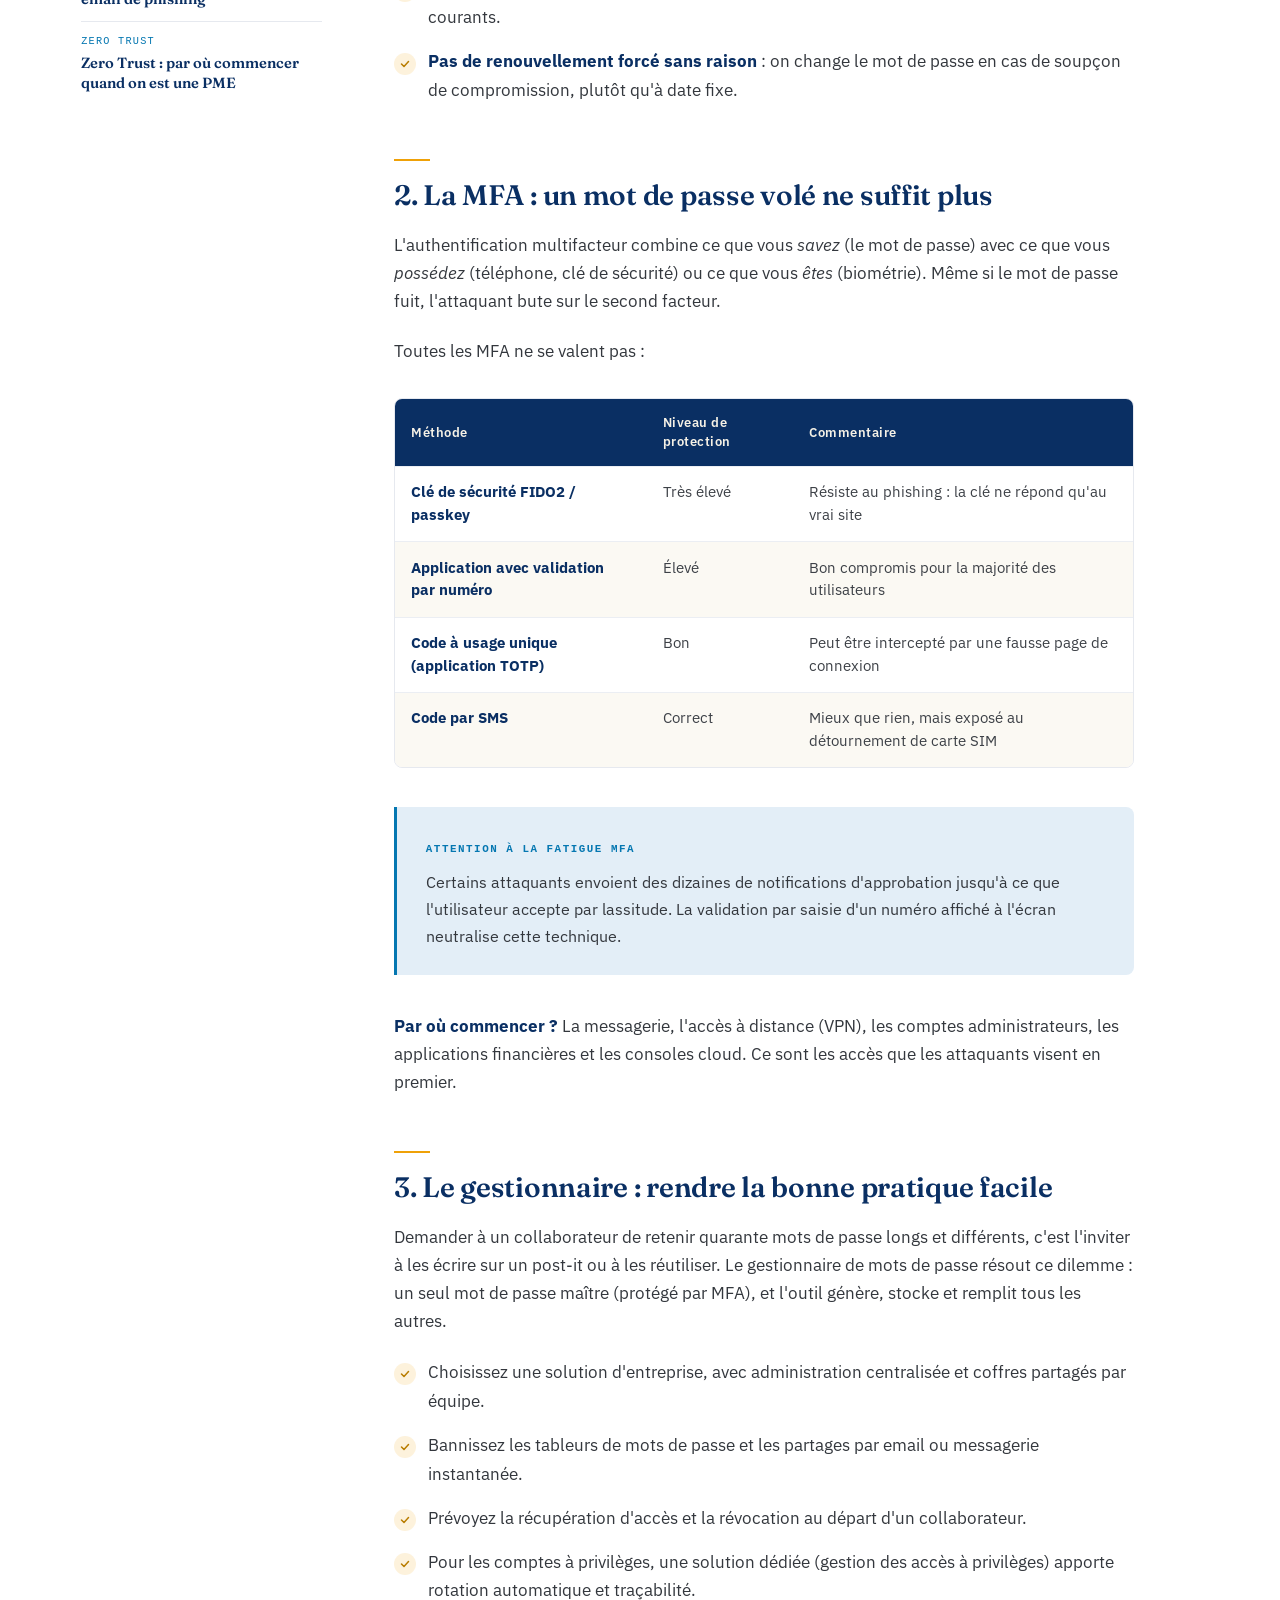
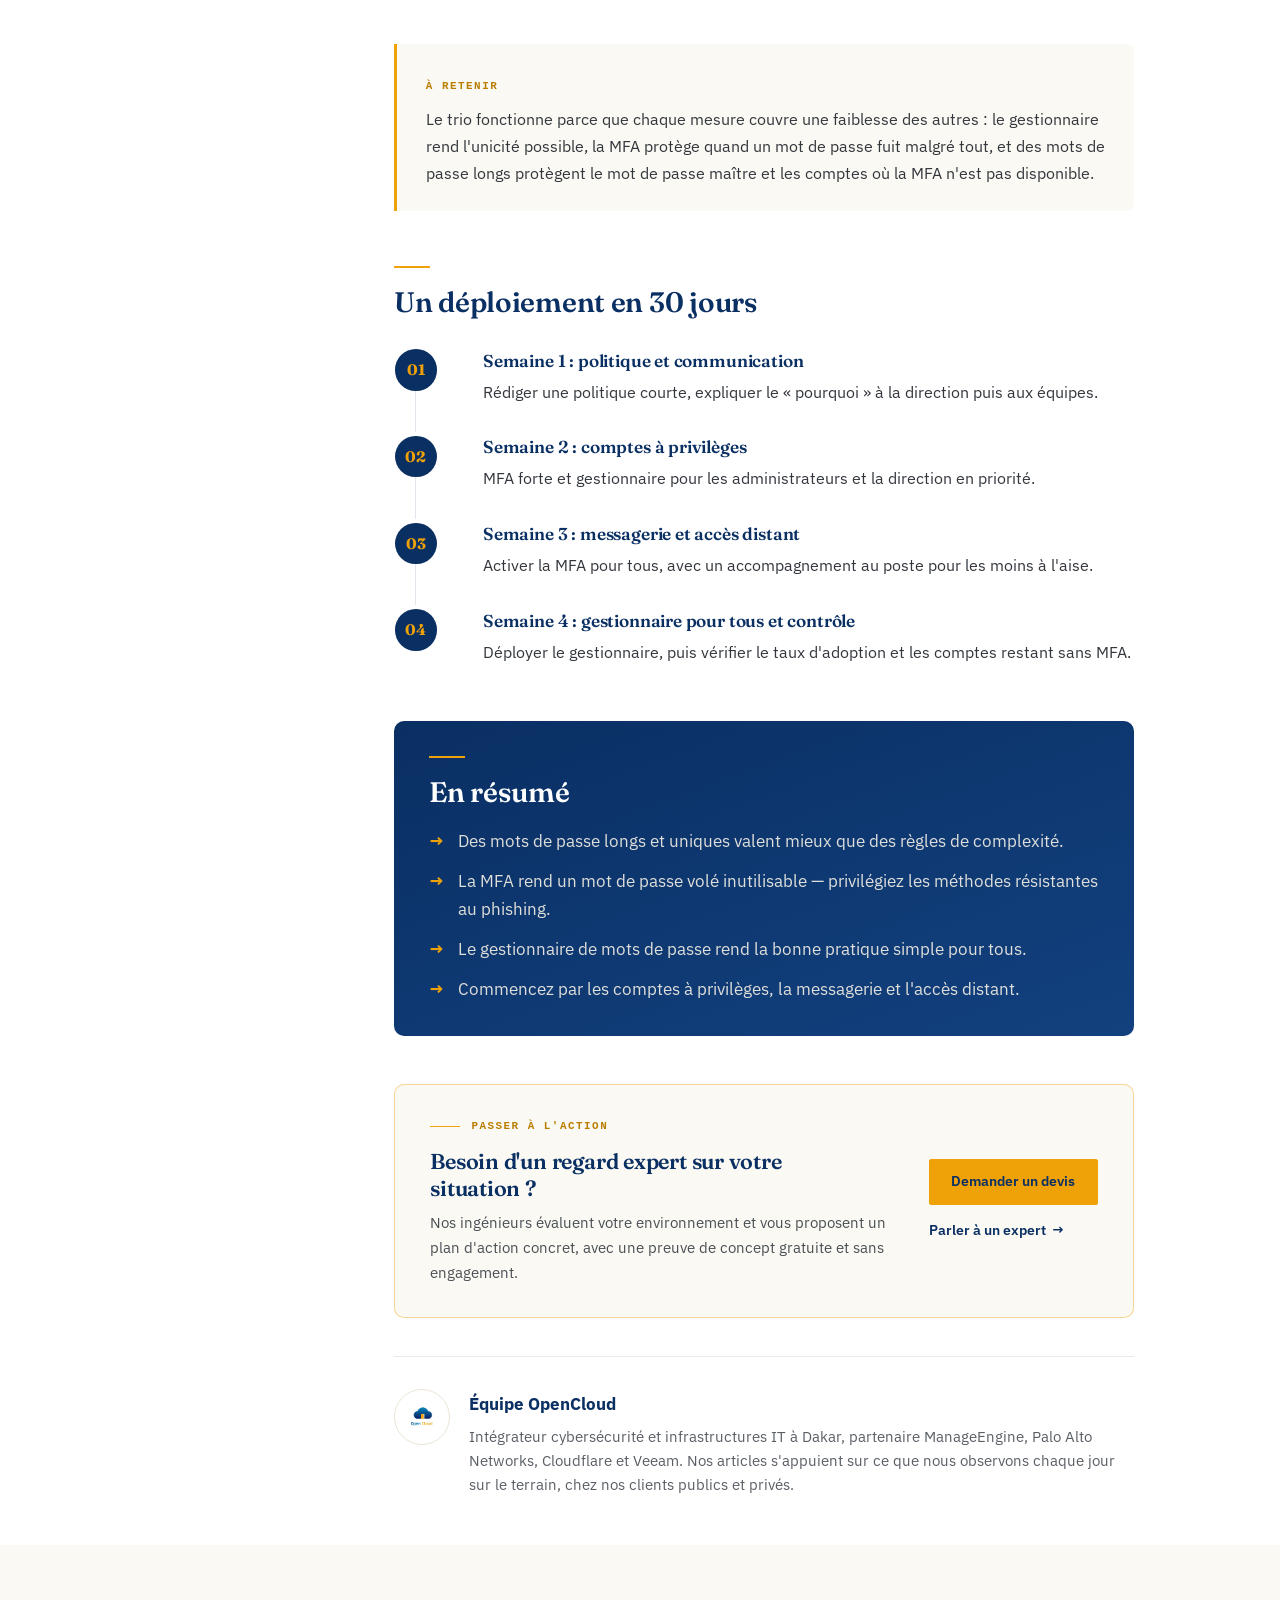
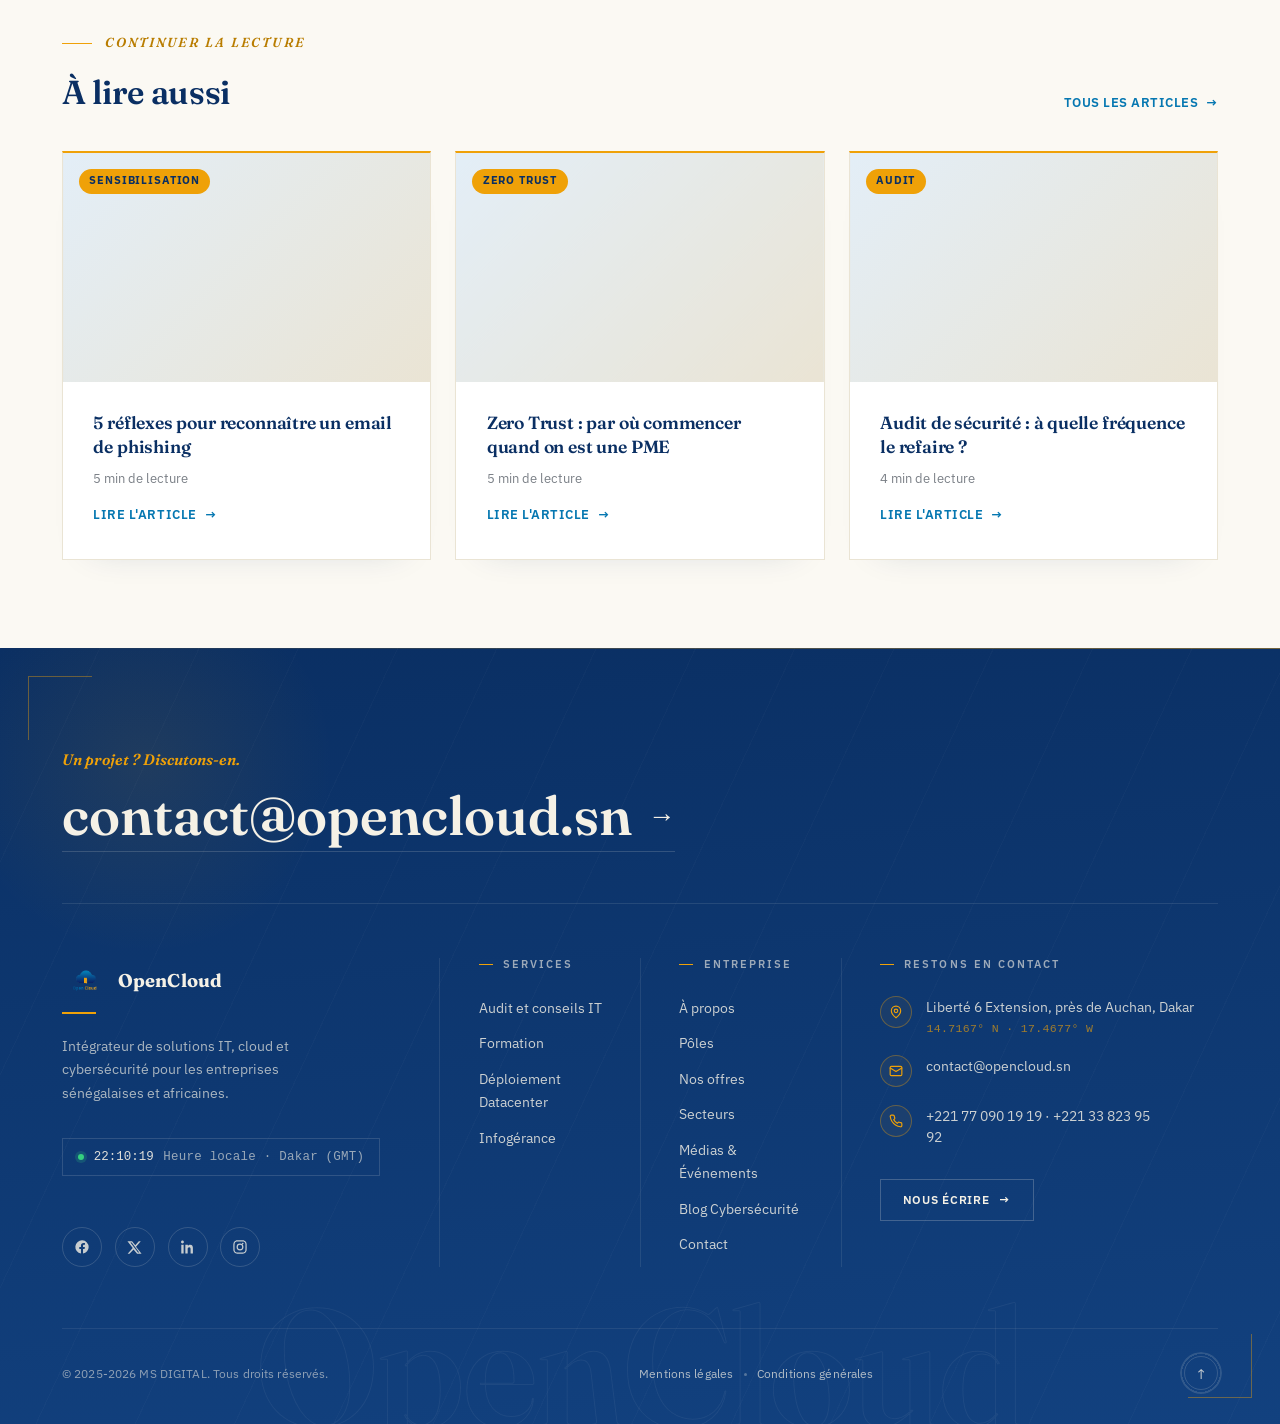
<file: article-mot-de-passe-mfa.html>
<!doctype html>
<html lang="fr">
<head>
<meta charset="utf-8">
<meta name="viewport" content="width=device-width, initial-scale=1">
<title>Mot de passe, MFA, gestionnaire : le trio à imposer dans votre entreprise — Blog OpenCloud SN</title>
<meta name="description" content="Mots de passe longs, authentification multifacteur et gestionnaire de mots de passe : le trio de mesures simples qui réduit immédiatement le risque de compromission.">
<meta property="og:type" content="article">
<meta property="og:title" content="Mot de passe, MFA, gestionnaire : le trio à imposer dans votre entreprise">
<meta property="og:description" content="Mots de passe longs, authentification multifacteur et gestionnaire de mots de passe : le trio de mesures simples qui réduit immédiatement le risque de compromission.">
<meta property="og:image" content="https://images.pexels.com/photos/17155842/pexels-photo-17155842.jpeg?auto=compress&cs=tinysrgb&w=1800">
<link rel="icon" type="image/png" href="images/logo_open.png">

<link rel="preconnect" href="https://fonts.googleapis.com">
<link rel="preconnect" href="https://fonts.gstatic.com" crossorigin>
<link href="https://fonts.googleapis.com/css2?family=Fraunces:opsz,wght@9..144,500;9..144,600;9..144,700&family=IBM+Plex+Sans:wght@400;500;600;700&display=swap" rel="stylesheet">

<link rel="stylesheet" href="bootstrap.min.css">
<link rel="stylesheet" href="style.css?v=2">
</head>
<body>

<div class="scroll-progress" id="scrollProgress" aria-hidden="true"></div>

<!-- ===================== HEADER ===================== -->
<header class="site-header">
  <div class="container-xl d-flex align-items-center justify-content-between">
    <a href="index.html" class="brand"><img src="images/logo_open.png" alt="OpenCloud SN" class="brand-logo">OpenCloud</a>

    <nav class="d-none d-lg-flex align-items-center">
      <a href="index.html#a-propos" class="nav-link-custom">À propos</a>
      <a href="index.html#business-units" class="nav-link-custom">Pôles</a>
      <a href="index.html#services" class="nav-link-custom">Services</a>
      <div class="nav-dropdown dropdown">
        <button class="nav-link-custom nav-dropdown-toggle" type="button" data-bs-toggle="dropdown" aria-expanded="false">
          Ressources<span class="nav-dropdown-caret" aria-hidden="true"></span>
        </button>
        <ul class="dropdown-menu nav-dropdown-menu">
          <li><a class="dropdown-item" href="medias-evenements.html">Médias &amp; Événements</a></li>
          <li><a class="dropdown-item" href="blog-cybersecurite.html">Blog Cybersécurité</a></li>
        </ul>
      </div>
      <a href="index.html#contact" class="nav-link-custom">Contact</a>
    </nav>

    <div class="d-flex align-items-center gap-3">
      <a href="devis.html" class="btn-gold d-none d-lg-inline-flex">Demander un devis</a>
      <button type="button" class="nav-burger d-lg-none" data-bs-toggle="offcanvas" data-bs-target="#mobileNav" aria-controls="mobileNav" aria-label="Ouvrir le menu">
        <span></span><span></span><span></span>
      </button>
    </div>
  </div>
</header>

<!-- ===================== MENU MOBILE ===================== -->
<div class="offcanvas offcanvas-end mobile-nav" tabindex="-1" id="mobileNav" aria-labelledby="mobileNavLabel">
  <div class="offcanvas-header">
    <a href="index.html" class="brand" style="color:var(--paper);"><img src="images/logo_open.png" alt="OpenCloud SN" class="brand-logo" style="height:38px;">OpenCloud</a>
    <button type="button" class="btn-close btn-close-white" data-bs-dismiss="offcanvas" aria-label="Fermer"></button>
  </div>
  <div class="offcanvas-body">
    <nav class="mobile-nav-links">
      <a href="index.html#a-propos" data-bs-dismiss="offcanvas">À propos</a>
      <a href="index.html#business-units" data-bs-dismiss="offcanvas">Pôles</a>
      <a href="index.html#services" data-bs-dismiss="offcanvas">Services</a>
      <a href="medias-evenements.html" data-bs-dismiss="offcanvas">Médias &amp; Événements</a>
      <a href="blog-cybersecurite.html" data-bs-dismiss="offcanvas">Blog Cybersécurité</a>
      <a href="index.html#contact" data-bs-dismiss="offcanvas">Contact</a>
    </nav>

    <div class="mobile-nav-footer">
      <a href="devis.html" class="btn-gold" data-bs-dismiss="offcanvas">Demander un devis</a>
    </div>
  </div>
</div>

<!-- ===================== ARTICLE : EN-TÊTE ===================== -->
<section class="art-hero">
  <div class="art-hero-media" style="background-image:url('https://images.pexels.com/photos/17155842/pexels-photo-17155842.jpeg?auto=compress&cs=tinysrgb&w=1800');"></div>
  <div class="art-hero-overlay"></div>
  <div class="container-xl art-hero-inner">
    <nav class="art-breadcrumb" aria-label="Fil d'Ariane">
      <a href="index.html">Accueil</a><span aria-hidden="true">/</span><a href="blog-cybersecurite.html">Blog</a><span aria-hidden="true">/</span><span>Bonnes pratiques</span>
    </nav>
    <div class="art-hero-kicker"><span class="hero-kicker-line"></span>Sensibilisation</div>
    <h1 class="art-hero-title">Mot de passe, MFA, gestionnaire : le trio à imposer dans votre entreprise</h1>
    <p class="art-hero-lead">La majorité des compromissions partent encore d'un mot de passe faible ou réutilisé. Les trois mesures simples qui réduisent le risque de façon immédiate.</p>
    <div class="art-hero-meta">
      <span class="art-author"><img src="images/logo_open.png" alt="" class="art-author-logo"><span><strong>Équipe OpenCloud</strong><small>Experts cybersécurité · Dakar</small></span></span>
      <span class="art-meta-pill"><svg width="15" height="15" viewBox="0 0 24 24" fill="none" stroke="currentColor" stroke-width="2" stroke-linecap="round" stroke-linejoin="round"><circle cx="12" cy="12" r="10"/><path d="M12 6v6l4 2"/></svg>5 min de lecture</span>
    </div>
  </div>
</section>

<!-- ===================== ARTICLE : CORPS ===================== -->
<section class="art-body-section">
  <div class="container-xl">
    <div class="art-layout">
      <aside class="art-aside">
        <div class="art-toc">
          <div class="art-toc-title">Sommaire</div>
          <div class="art-toc-progress" aria-hidden="true"><span id="artProgress"></span></div>
          <ol class="art-toc-list" id="artToc">
          <li><a href="#mot-de-passe"><span class="art-toc-num">01</span><span>1. Le mot de passe&nbsp;: la longueur avant la complexité</span></a></li>
          <li><a href="#mfa"><span class="art-toc-num">02</span><span>2. La MFA&nbsp;: un mot de passe volé ne suffit plus</span></a></li>
          <li><a href="#gestionnaire"><span class="art-toc-num">03</span><span>3. Le gestionnaire&nbsp;: rendre la bonne pratique facile</span></a></li>
          <li><a href="#deploiement"><span class="art-toc-num">04</span><span>Un déploiement en 30 jours</span></a></li>
          <li><a href="#en-resume"><span class="art-toc-num">05</span><span>En résumé</span></a></li>
          </ol>
        </div>
        <div class="art-share">
          <div class="art-toc-title">Partager</div>
          <div class="art-share-row">
            <button type="button" class="art-share-btn" id="artCopyLink" aria-label="Copier le lien de l'article"><svg width="16" height="16" viewBox="0 0 24 24" fill="none" stroke="currentColor" stroke-width="2" stroke-linecap="round" stroke-linejoin="round"><path d="M10 13a5 5 0 0 0 7.54.54l3-3a5 5 0 0 0-7.07-7.07l-1.72 1.71"/><path d="M14 11a5 5 0 0 0-7.54-.54l-3 3a5 5 0 0 0 7.07 7.07l1.71-1.71"/></svg><span>Copier le lien</span></button>
            <a class="art-share-icon" id="artShareLinkedin" href="https://www.linkedin.com/sharing/share-offsite/" target="_blank" rel="noopener" aria-label="Partager sur LinkedIn"><svg width="16" height="16" viewBox="0 0 24 24" fill="currentColor"><path d="M4.98 3.5C4.98 4.88 3.87 6 2.5 6S0 4.88 0 3.5 1.12 1 2.5 1s2.48 1.12 2.48 2.5zM.5 8h4V23h-4V8zm7.5 0h3.8v2.05h.05c.53-1 1.83-2.05 3.77-2.05 4.03 0 4.78 2.65 4.78 6.1V23h-4v-6.9c0-1.65-.03-3.77-2.3-3.77-2.3 0-2.65 1.8-2.65 3.65V23h-4V8z"/></svg></a>
            <a class="art-share-icon" id="artShareWhatsapp" href="https://wa.me/" target="_blank" rel="noopener" aria-label="Partager sur WhatsApp"><svg width="16" height="16" viewBox="0 0 24 24" fill="currentColor"><path d="M17.5 14.4c-.3-.1-1.8-.9-2-1-.3-.1-.5-.1-.7.1-.2.3-.8 1-.9 1.2-.2.2-.3.2-.6.1-.3-.1-1.3-.5-2.4-1.5-.9-.8-1.5-1.8-1.7-2.1-.2-.3 0-.5.1-.6l.4-.5c.2-.2.2-.3.3-.5.1-.2 0-.4 0-.5l-.9-2.2c-.2-.6-.5-.5-.7-.5h-.6c-.2 0-.5.1-.8.4-.3.3-1 1-1 2.5s1.1 2.9 1.2 3.1c.1.2 2.1 3.2 5.1 4.5.7.3 1.3.5 1.7.6.7.2 1.4.2 1.9.1.6-.1 1.8-.7 2-1.4.2-.7.2-1.3.2-1.4-.1-.1-.3-.2-.6-.3zM12 2a10 10 0 0 0-8.6 15.1L2 22l5-1.3A10 10 0 1 0 12 2zm0 18.2c-1.5 0-3-.4-4.3-1.2l-.3-.2-3 .8.8-2.9-.2-.3A8.2 8.2 0 1 1 12 20.2z"/></svg></a>
          </div>
        </div>
        <div class="art-aside-cta">
          <span class="art-aside-cta-icon" aria-hidden="true"><svg width="20" height="20" viewBox="0 0 24 24" fill="none" stroke="currentColor" stroke-width="2" stroke-linecap="round" stroke-linejoin="round"><path d="M12 2 4 5v6c0 5 3.5 9 8 11 4.5-2 8-6 8-11V5l-8-3Z"/><path d="m9 12 2 2 4-4"/></svg></span>
          <strong>Un doute sur votre sécurité&nbsp;?</strong>
          <p>Nos experts évaluent votre situation et vous proposent un plan d'action concret.</p>
          <a href="devis.html" class="art-aside-cta-btn">Demander un audit<span aria-hidden="true">→</span></a>
        </div>
        <div class="art-aside-next">
          <div class="art-toc-title">À lire ensuite</div>
          <a href="article-reconnaitre-phishing.html" class="art-next-link"><span class="art-next-tag">Sensibilisation</span><span class="art-next-title">5 réflexes pour reconnaître un email de phishing</span></a>
          <a href="article-zero-trust-pme.html" class="art-next-link"><span class="art-next-tag">Zero Trust</span><span class="art-next-title">Zero Trust : par où commencer quand on est une PME</span></a>
        </div>
      </aside>

      <article class="art-prose" id="artProse">
<p class="art-dropcap">Les attaquants n'ont souvent pas besoin de «&nbsp;pirater&nbsp;» quoi que ce soit&nbsp;: ils se connectent. Mots de passe réutilisés sur plusieurs sites, identifiants dérobés par phishing, listes de mots de passe issues de fuites de données et testées automatiquement sur votre messagerie… Le vol d'identifiants reste l'une des portes d'entrée les plus fréquentes dans les entreprises.</p>
<p>La réponse tient en trois mesures, peu coûteuses et rapides à déployer. Séparément, elles aident. Ensemble, elles changent la donne.</p>

<div class="art-figures">
  <div><strong>1</strong><span>Des mots de passe longs et uniques pour chaque service</span></div>
  <div><strong>2</strong><span>Une authentification multifacteur sur les accès sensibles</span></div>
  <div><strong>3</strong><span>Un gestionnaire de mots de passe pour tous les collaborateurs</span></div>
</div>

<h2 id="mot-de-passe">1. Le mot de passe&nbsp;: la longueur avant la complexité</h2>
<p>Les recommandations ont évolué. Les règles d'hier — huit caractères, une majuscule, un chiffre, un symbole, changement tous les 90&nbsp;jours — produisaient des mots de passe difficiles à retenir et faciles à deviner, du type <code>Dakar2025!</code>. Les recommandations actuelles, notamment celles du NIST (SP&nbsp;800-63B), privilégient&nbsp;:</p>
<ul class="art-checklist">
  <li><strong>La longueur</strong>&nbsp;: au moins 12 à 15&nbsp;caractères. Une phrase de passe de quatre ou cinq mots sans lien entre eux est à la fois robuste et mémorisable.</li>
  <li><strong>L'unicité</strong>&nbsp;: un mot de passe différent pour chaque service. C'est la règle la plus importante.</li>
  <li><strong>Le contrôle contre les fuites</strong>&nbsp;: refuser les mots de passe connus pour avoir fuité ou trop courants.</li>
  <li><strong>Pas de renouvellement forcé sans raison</strong>&nbsp;: on change le mot de passe en cas de soupçon de compromission, plutôt qu'à date fixe.</li>
</ul>

<h2 id="mfa">2. La MFA&nbsp;: un mot de passe volé ne suffit plus</h2>
<p>L'authentification multifacteur combine ce que vous <em>savez</em> (le mot de passe) avec ce que vous <em>possédez</em> (téléphone, clé de sécurité) ou ce que vous <em>êtes</em> (biométrie). Même si le mot de passe fuit, l'attaquant bute sur le second facteur.</p>
<p>Toutes les MFA ne se valent pas&nbsp;:</p>
<div class="art-table-wrap">
<table class="art-table">
  <thead><tr><th>Méthode</th><th>Niveau de protection</th><th>Commentaire</th></tr></thead>
  <tbody>
    <tr><td><strong>Clé de sécurité FIDO2 / passkey</strong></td><td>Très élevé</td><td>Résiste au phishing&nbsp;: la clé ne répond qu'au vrai site</td></tr>
    <tr><td><strong>Application avec validation par numéro</strong></td><td>Élevé</td><td>Bon compromis pour la majorité des utilisateurs</td></tr>
    <tr><td><strong>Code à usage unique (application TOTP)</strong></td><td>Bon</td><td>Peut être intercepté par une fausse page de connexion</td></tr>
    <tr><td><strong>Code par SMS</strong></td><td>Correct</td><td>Mieux que rien, mais exposé au détournement de carte SIM</td></tr>
  </tbody>
</table>
</div>
<aside class="art-callout art-callout-info"><span class="art-callout-label">Attention à la fatigue MFA</span><p>Certains attaquants envoient des dizaines de notifications d'approbation jusqu'à ce que l'utilisateur accepte par lassitude. La validation par saisie d'un numéro affiché à l'écran neutralise cette technique.</p></aside>
<p><strong>Par où commencer&nbsp;?</strong> La messagerie, l'accès à distance (VPN), les comptes administrateurs, les applications financières et les consoles cloud. Ce sont les accès que les attaquants visent en premier.</p>

<h2 id="gestionnaire">3. Le gestionnaire&nbsp;: rendre la bonne pratique facile</h2>
<p>Demander à un collaborateur de retenir quarante mots de passe longs et différents, c'est l'inviter à les écrire sur un post-it ou à les réutiliser. Le gestionnaire de mots de passe résout ce dilemme&nbsp;: un seul mot de passe maître (protégé par MFA), et l'outil génère, stocke et remplit tous les autres.</p>
<ul class="art-checklist">
  <li>Choisissez une solution d'entreprise, avec administration centralisée et coffres partagés par équipe.</li>
  <li>Bannissez les tableurs de mots de passe et les partages par email ou messagerie instantanée.</li>
  <li>Prévoyez la récupération d'accès et la révocation au départ d'un collaborateur.</li>
  <li>Pour les comptes à privilèges, une solution dédiée (gestion des accès à privilèges) apporte rotation automatique et traçabilité.</li>
</ul>

<aside class="art-callout"><span class="art-callout-label">À retenir</span><p>Le trio fonctionne parce que chaque mesure couvre une faiblesse des autres&nbsp;: le gestionnaire rend l'unicité possible, la MFA protège quand un mot de passe fuit malgré tout, et des mots de passe longs protègent le mot de passe maître et les comptes où la MFA n'est pas disponible.</p></aside>

<h2 id="deploiement">Un déploiement en 30 jours</h2>
<ol class="art-steps">
  <li><h3>Semaine 1&nbsp;: politique et communication</h3><p>Rédiger une politique courte, expliquer le «&nbsp;pourquoi&nbsp;» à la direction puis aux équipes.</p></li>
  <li><h3>Semaine 2&nbsp;: comptes à privilèges</h3><p>MFA forte et gestionnaire pour les administrateurs et la direction en priorité.</p></li>
  <li><h3>Semaine 3&nbsp;: messagerie et accès distant</h3><p>Activer la MFA pour tous, avec un accompagnement au poste pour les moins à l'aise.</p></li>
  <li><h3>Semaine 4&nbsp;: gestionnaire pour tous et contrôle</h3><p>Déployer le gestionnaire, puis vérifier le taux d'adoption et les comptes restant sans MFA.</p></li>
</ol>

<div class="art-summary">
  <h2 id="en-resume">En résumé</h2>
  <ul>
    <li>Des mots de passe longs et uniques valent mieux que des règles de complexité.</li>
    <li>La MFA rend un mot de passe volé inutilisable — privilégiez les méthodes résistantes au phishing.</li>
    <li>Le gestionnaire de mots de passe rend la bonne pratique simple pour tous.</li>
    <li>Commencez par les comptes à privilèges, la messagerie et l'accès distant.</li>
  </ul>
</div>
        <div class="art-cta">
          <div>
            <div class="art-cta-eyebrow"><span class="hero-kicker-line"></span>Passer à l'action</div>
            <h2 class="art-cta-title">Besoin d'un regard expert sur votre situation&nbsp;?</h2>
            <p>Nos ingénieurs évaluent votre environnement et vous proposent un plan d'action concret, avec une preuve de concept gratuite et sans engagement.</p>
          </div>
          <div class="art-cta-actions">
            <a href="devis.html" class="btn-gold btn-arrow">Demander un devis</a>
            <a href="index.html#contact" class="art-cta-link">Parler à un expert<span aria-hidden="true">→</span></a>
          </div>
        </div>

        <div class="art-author-box">
          <img src="images/logo_open.png" alt="" class="art-author-box-logo">
          <div>
            <strong>Équipe OpenCloud</strong>
            <p>Intégrateur cybersécurité et infrastructures IT à Dakar, partenaire ManageEngine, Palo Alto Networks, Cloudflare et Veeam. Nos articles s'appuient sur ce que nous observons chaque jour sur le terrain, chez nos clients publics et privés.</p>
          </div>
        </div>
      </article>
    </div>
  </div>
</section>

<!-- ===================== À LIRE AUSSI ===================== -->
<section class="section art-related">
  <div class="container-xl">
    <div class="art-related-head">
      <div>
        <div class="art-hero-kicker art-related-kicker"><span class="hero-kicker-line"></span>Continuer la lecture</div>
        <h2 class="section-title">À lire aussi</h2>
      </div>
      <a href="blog-cybersecurite.html" class="bu-more">Tous les articles<span aria-hidden="true">→</span></a>
    </div>
    <div class="row g-4">
      <div class="col-md-6 col-lg-4">
        <a href="article-reconnaitre-phishing.html" class="blog-card art-related-card">
          <div class="blog-card-media" style="background-image:url('https://images.pexels.com/photos/7821760/pexels-photo-7821760.jpeg?auto=compress&cs=tinysrgb&w=800'), linear-gradient(135deg, var(--teal-soft), var(--paper-dim));"><span class="media-tag">Sensibilisation</span></div>
          <div class="blog-card-body">
            <h3>5 réflexes pour reconnaître un email de phishing</h3>
            <span class="art-related-meta">5 min de lecture</span>
            <span class="bu-more">Lire l'article<span aria-hidden="true">→</span></span>
          </div>
        </a>
      </div>
      <div class="col-md-6 col-lg-4">
        <a href="article-zero-trust-pme.html" class="blog-card art-related-card">
          <div class="blog-card-media" style="background-image:url('https://images.pexels.com/photos/442150/pexels-photo-442150.jpeg?auto=compress&cs=tinysrgb&w=800'), linear-gradient(135deg, var(--teal-soft), var(--paper-dim));"><span class="media-tag">Zero Trust</span></div>
          <div class="blog-card-body">
            <h3>Zero Trust : par où commencer quand on est une PME</h3>
            <span class="art-related-meta">5 min de lecture</span>
            <span class="bu-more">Lire l'article<span aria-hidden="true">→</span></span>
          </div>
        </a>
      </div>
      <div class="col-md-6 col-lg-4">
        <a href="article-frequence-audit-securite.html" class="blog-card art-related-card">
          <div class="blog-card-media" style="background-image:url('https://images.pexels.com/photos/7821674/pexels-photo-7821674.jpeg?auto=compress&cs=tinysrgb&w=800'), linear-gradient(135deg, var(--teal-soft), var(--paper-dim));"><span class="media-tag">Audit</span></div>
          <div class="blog-card-body">
            <h3>Audit de sécurité : à quelle fréquence le refaire ?</h3>
            <span class="art-related-meta">4 min de lecture</span>
            <span class="bu-more">Lire l'article<span aria-hidden="true">→</span></span>
          </div>
        </a>
      </div>
    </div>
  </div>
</section>

<!-- ===================== FOOTER ===================== -->
<footer>
  <span class="hero-frame hero-frame-tl" aria-hidden="true"></span>
  <span class="hero-frame hero-frame-br" aria-hidden="true"></span>
  <span class="footer-spotlight" aria-hidden="true"></span>
  <span class="footer-watermark" aria-hidden="true">OpenCloud</span>

  <div class="container-xl">
    <div class="footer-lead">
      <p class="footer-lead-eyebrow">Un projet&nbsp;? Discutons-en.</p>
      <a href="mailto:contact@opencloud.sn" class="footer-lead-email">
        contact@opencloud.sn
        <span class="footer-lead-arrow" aria-hidden="true">→</span>
      </a>
    </div>

    <div class="row g-5">
      <div class="col-lg-4 footer-col">
        <div class="brand mb-2" style="color:var(--paper);">
          <img src="images/logo_open.png" alt="OpenCloud SN" class="brand-logo brand-logo-lg">OpenCloud
        </div>
        <span class="footer-brand-rule"></span>
        <p class="footer-tagline">Intégrateur de solutions IT, cloud et cybersécurité pour les entreprises sénégalaises et africaines.</p>

        <div class="footer-clock">
          <span class="footer-clock-dot" aria-hidden="true"></span>
          <span id="footerClockTime">--:--:--</span>
          <span class="footer-clock-tz">Heure locale · Dakar (GMT)</span>
        </div>

        <div class="social-links">
          <a href="#" aria-label="Facebook" class="icon-facebook"><svg viewBox="0 0 24 24" fill="currentColor"><path d="M22 12a10 10 0 1 0-11.56 9.88v-6.99H7.9V12h2.54V9.8c0-2.5 1.49-3.89 3.77-3.89 1.09 0 2.23.2 2.23.2v2.45h-1.26c-1.24 0-1.63.77-1.63 1.56V12h2.78l-.44 2.89h-2.34v6.99A10 10 0 0 0 22 12z"/></svg></a>
          <a href="#" aria-label="X" class="icon-x"><svg viewBox="0 0 24 24" fill="currentColor"><path d="M18.9 2H22l-7.6 8.7L23.3 22h-7.2l-5.6-6.9L4 22H1l8.2-9.4L.7 2h7.4l5.1 6.3L18.9 2zm-1.3 18h2L7.5 4H5.4l12.2 16z"/></svg></a>
          <a href="#" aria-label="LinkedIn" class="icon-linkedin"><svg viewBox="0 0 24 24" fill="currentColor"><path d="M4.98 3.5C4.98 4.88 3.87 6 2.5 6S0 4.88 0 3.5 1.12 1 2.5 1s2.48 1.12 2.48 2.5zM.5 8h4V23h-4V8zm7.5 0h3.8v2.05h.05c.53-1 1.83-2.05 3.77-2.05 4.03 0 4.78 2.65 4.78 6.1V23h-4v-6.9c0-1.65-.03-3.77-2.3-3.77-2.3 0-2.65 1.8-2.65 3.65V23h-4V8z"/></svg></a>
          <a href="#" aria-label="Instagram" class="icon-instagram"><svg viewBox="0 0 24 24" fill="currentColor"><path d="M12 2c-2.7 0-3.05.01-4.12.06-1.06.05-1.79.22-2.43.47-.66.26-1.22.6-1.77 1.16-.56.55-.9 1.11-1.16 1.77-.25.64-.42 1.37-.47 2.43C2 8.95 2 9.3 2 12s.01 3.05.06 4.12c.05 1.06.22 1.79.47 2.43.26.66.6 1.22 1.16 1.77.55.56 1.11.9 1.77 1.16.64.25 1.37.42 2.43.47C8.95 22 9.3 22 12 22s3.05-.01 4.12-.06c1.06-.05 1.79-.22 2.43-.47.66-.26 1.22-.6 1.77-1.16.56-.55.9-1.11 1.16-1.77.25-.64.42-1.37.47-2.43.05-1.07.06-1.42.06-4.12s-.01-3.05-.06-4.12c-.05-1.06-.22-1.79-.47-2.43-.26-.66-.6-1.22-1.16-1.77-.55-.56-1.11-.9-1.77-1.16-.64-.25-1.37-.42-2.43-.47C15.05 2.01 14.7 2 12 2zm0 1.8c2.67 0 2.99.01 4.04.06.97.04 1.5.21 1.85.35.47.18.8.4 1.15.75.35.35.57.68.75 1.15.14.35.31.88.35 1.85.05 1.05.06 1.37.06 4.04s-.01 2.99-.06 4.04c-.04.97-.21 1.5-.35 1.85-.18.47-.4.8-.75 1.15-.35.35-.68.57-1.15.75-.35.14-.88.31-1.85.35-1.05.05-1.37.06-4.04.06s-2.99-.01-4.04-.06c-.97-.04-1.5-.21-1.85-.35-.47-.18-.8-.4-1.15-.75-.35-.35-.57-.68-.75-1.15-.14-.35-.31-.88-.35-1.85C3.81 14.99 3.8 14.67 3.8 12s.01-2.99.06-4.04c.04-.97.21-1.5.35-1.85.18-.47.4-.8.75-1.15.35-.35.68-.57 1.15-.75.35-.14.88-.31 1.85-.35C9.01 3.81 9.33 3.8 12 3.8zm0 3.05A5.15 5.15 0 1 0 17.15 12 5.15 5.15 0 0 0 12 6.85zm0 8.5A3.35 3.35 0 1 1 15.35 12 3.35 3.35 0 0 1 12 15.35zm5.35-8.7a1.2 1.2 0 1 1-1.2-1.2 1.2 1.2 0 0 1 1.2 1.2z"/></svg></a>
        </div>
      </div>
      <div class="col-6 col-lg-2 footer-col">
        <h5>Services</h5>
        <p><a href="index.html#services">Audit et conseils IT</a></p>
        <p><a href="index.html#services">Formation</a></p>
        <p><a href="index.html#services">Déploiement Datacenter</a></p>
        <p><a href="index.html#services">Infogérance</a></p>
      </div>
      <div class="col-6 col-lg-2 footer-col">
        <h5>Entreprise</h5>
        <p><a href="index.html#a-propos">À propos</a></p>
        <p><a href="index.html#business-units">Pôles</a></p>
        <p><a href="index.html#offres">Nos offres</a></p>
        <p><a href="index.html#secteurs">Secteurs</a></p>
        <p><a href="medias-evenements.html">Médias &amp; Événements</a></p>
        <p><a href="blog-cybersecurite.html">Blog Cybersécurité</a></p>
        <p><a href="index.html#contact">Contact</a></p>
      </div>
      <div class="col-lg-4 footer-col">
        <h5>Restons en contact</h5>
        <div class="footer-contact-list">
          <div class="footer-contact-item">
            <span class="footer-contact-icon" aria-hidden="true"><svg width="14" height="14" viewBox="0 0 24 24" fill="none" stroke="currentColor" stroke-width="2" stroke-linecap="round" stroke-linejoin="round"><path d="M20 10c0 6-8 12-8 12s-8-6-8-12a8 8 0 0 1 16 0Z"/><circle cx="12" cy="10" r="3"/></svg></span>
            <span>Liberté 6 Extension, près de Auchan, Dakar<span class="footer-coords">14.7167° N · 17.4677° W</span></span>
          </div>
          <div class="footer-contact-item footer-copy" data-copy="contact@opencloud.sn" tabindex="0" role="button">
            <span class="footer-contact-icon" aria-hidden="true"><svg width="14" height="14" viewBox="0 0 24 24" fill="none" stroke="currentColor" stroke-width="2" stroke-linecap="round" stroke-linejoin="round"><rect x="2" y="4" width="20" height="16" rx="2"/><path d="m22 7-10 6L2 7"/></svg></span>
            <span>contact@opencloud.sn</span>
            <span class="footer-copy-hint" aria-hidden="true">Copier</span>
          </div>
          <div class="footer-contact-item footer-copy" data-copy="+221 77 090 19 19" tabindex="0" role="button">
            <span class="footer-contact-icon" aria-hidden="true"><svg width="14" height="14" viewBox="0 0 24 24" fill="none" stroke="currentColor" stroke-width="2" stroke-linecap="round" stroke-linejoin="round"><path d="M22 16.92v3a2 2 0 0 1-2.18 2 19.79 19.79 0 0 1-8.63-3.07 19.5 19.5 0 0 1-6-6 19.79 19.79 0 0 1-3.07-8.67A2 2 0 0 1 4.11 2h3a2 2 0 0 1 2 1.72c.127.96.362 1.903.7 2.81a2 2 0 0 1-.45 2.11L8.09 9.91a16 16 0 0 0 6 6l1.27-1.27a2 2 0 0 1 2.11-.45c.907.338 1.85.573 2.81.7A2 2 0 0 1 22 16.92Z"/></svg></span>
            <span>+221 77 090 19 19 · +221 33 823 95 92</span>
            <span class="footer-copy-hint" aria-hidden="true">Copier</span>
          </div>
        </div>
        <a href="index.html#contact" class="footer-cta">Nous écrire<span aria-hidden="true">→</span></a>
      </div>
    </div>
    <div class="footer-bottom d-flex flex-wrap align-items-center justify-content-between gap-2">
      <span>© 2025-2026 MS DIGITAL. Tous droits réservés.</span>
      <span class="footer-legal"><a href="#">Mentions légales</a><span class="footer-dot"></span><a href="#">Conditions générales</a></span>
      <a href="#" class="footer-top" aria-label="Retour en haut de page">
        <span aria-hidden="true">↑</span>
      </a>
    </div>
  </div>
</footer>

<script src="bootstrap.bundle.min.js"></script>
<script src="footer.js"></script>
<script src="article.js"></script>
</body>
</html>
</file>
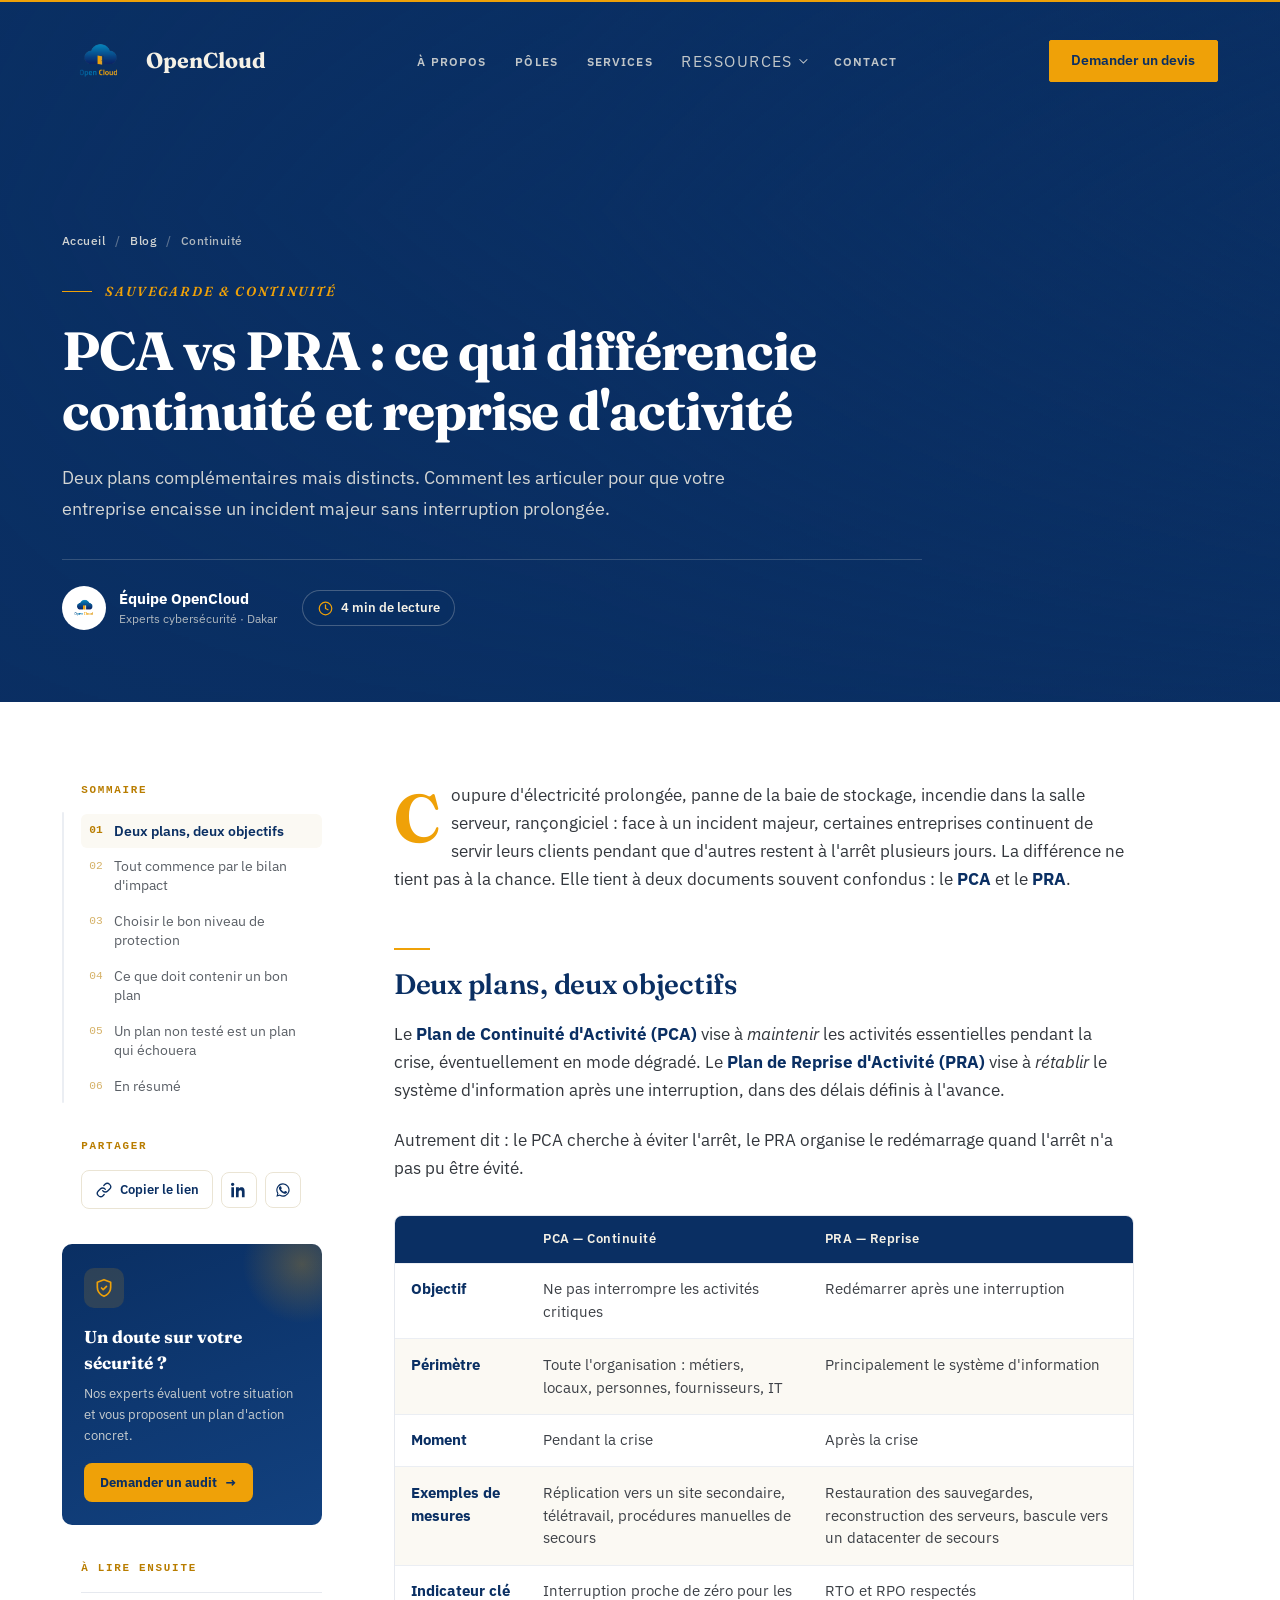
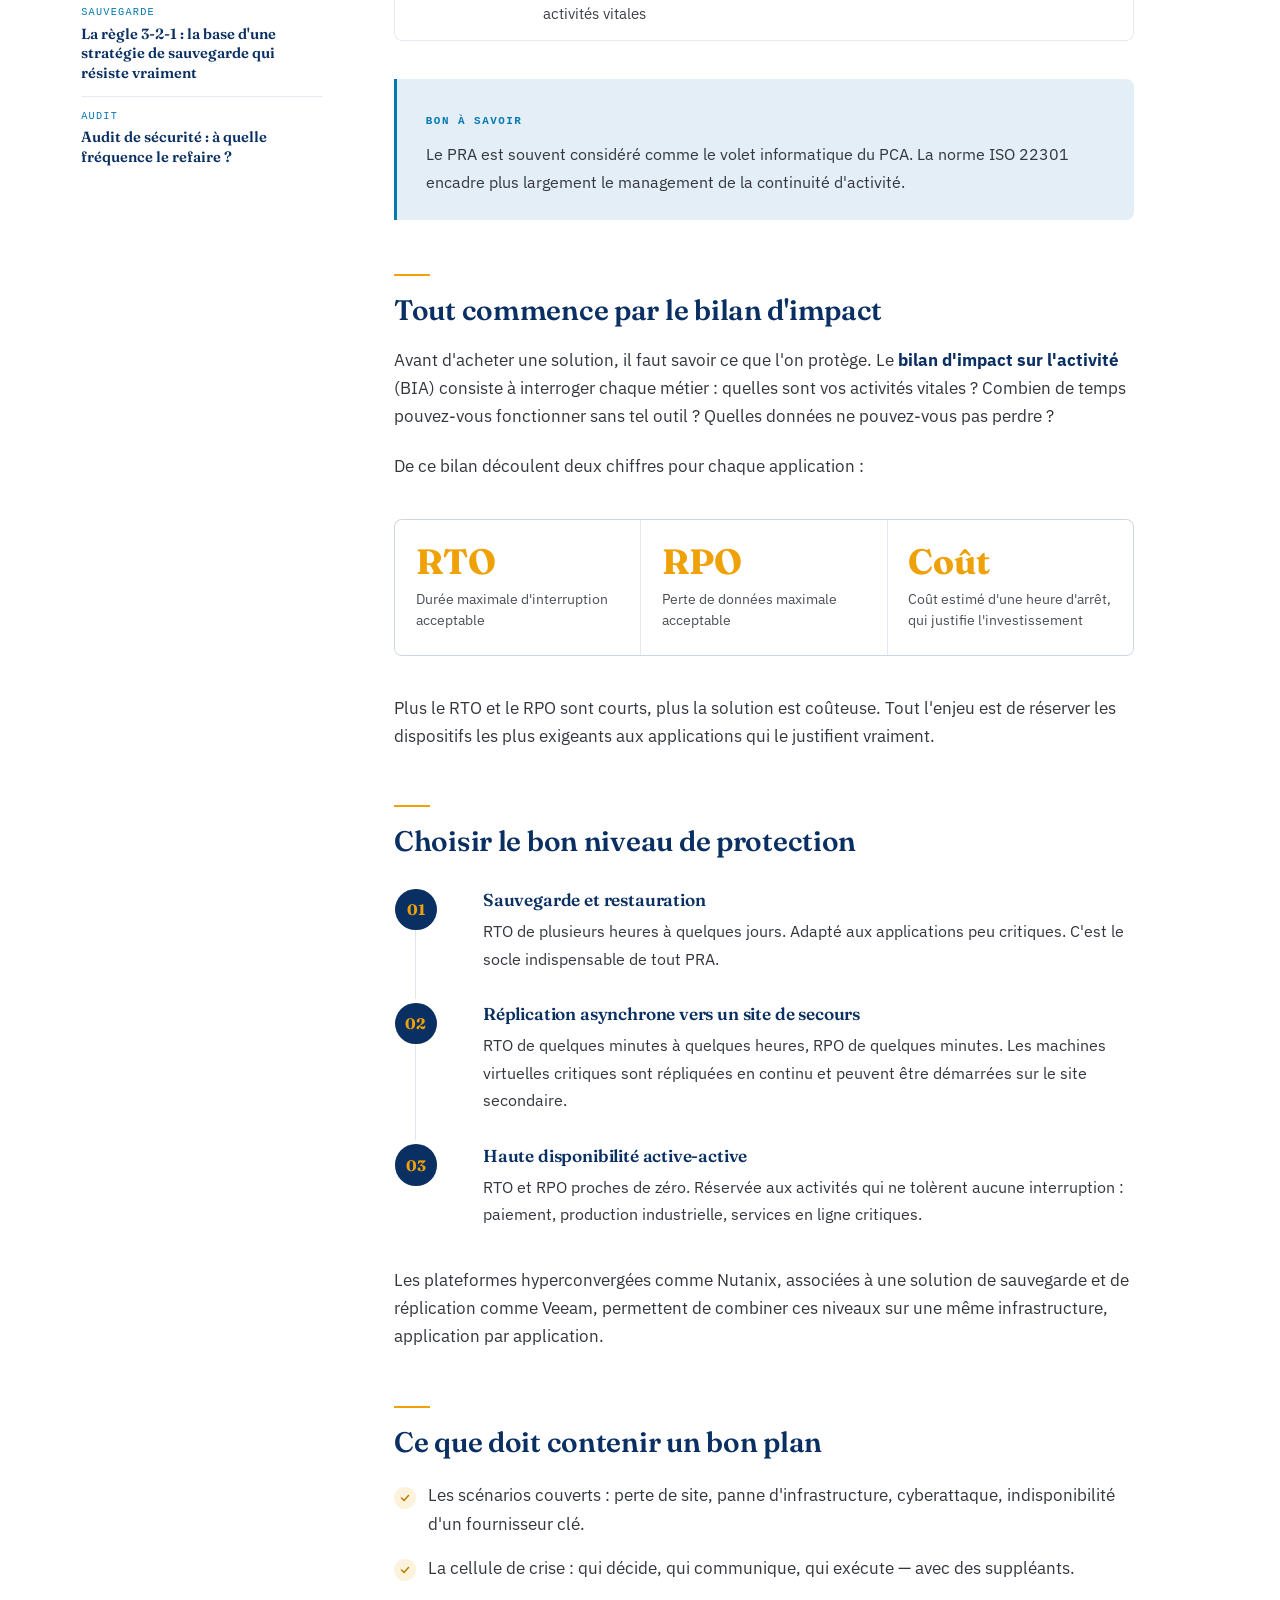
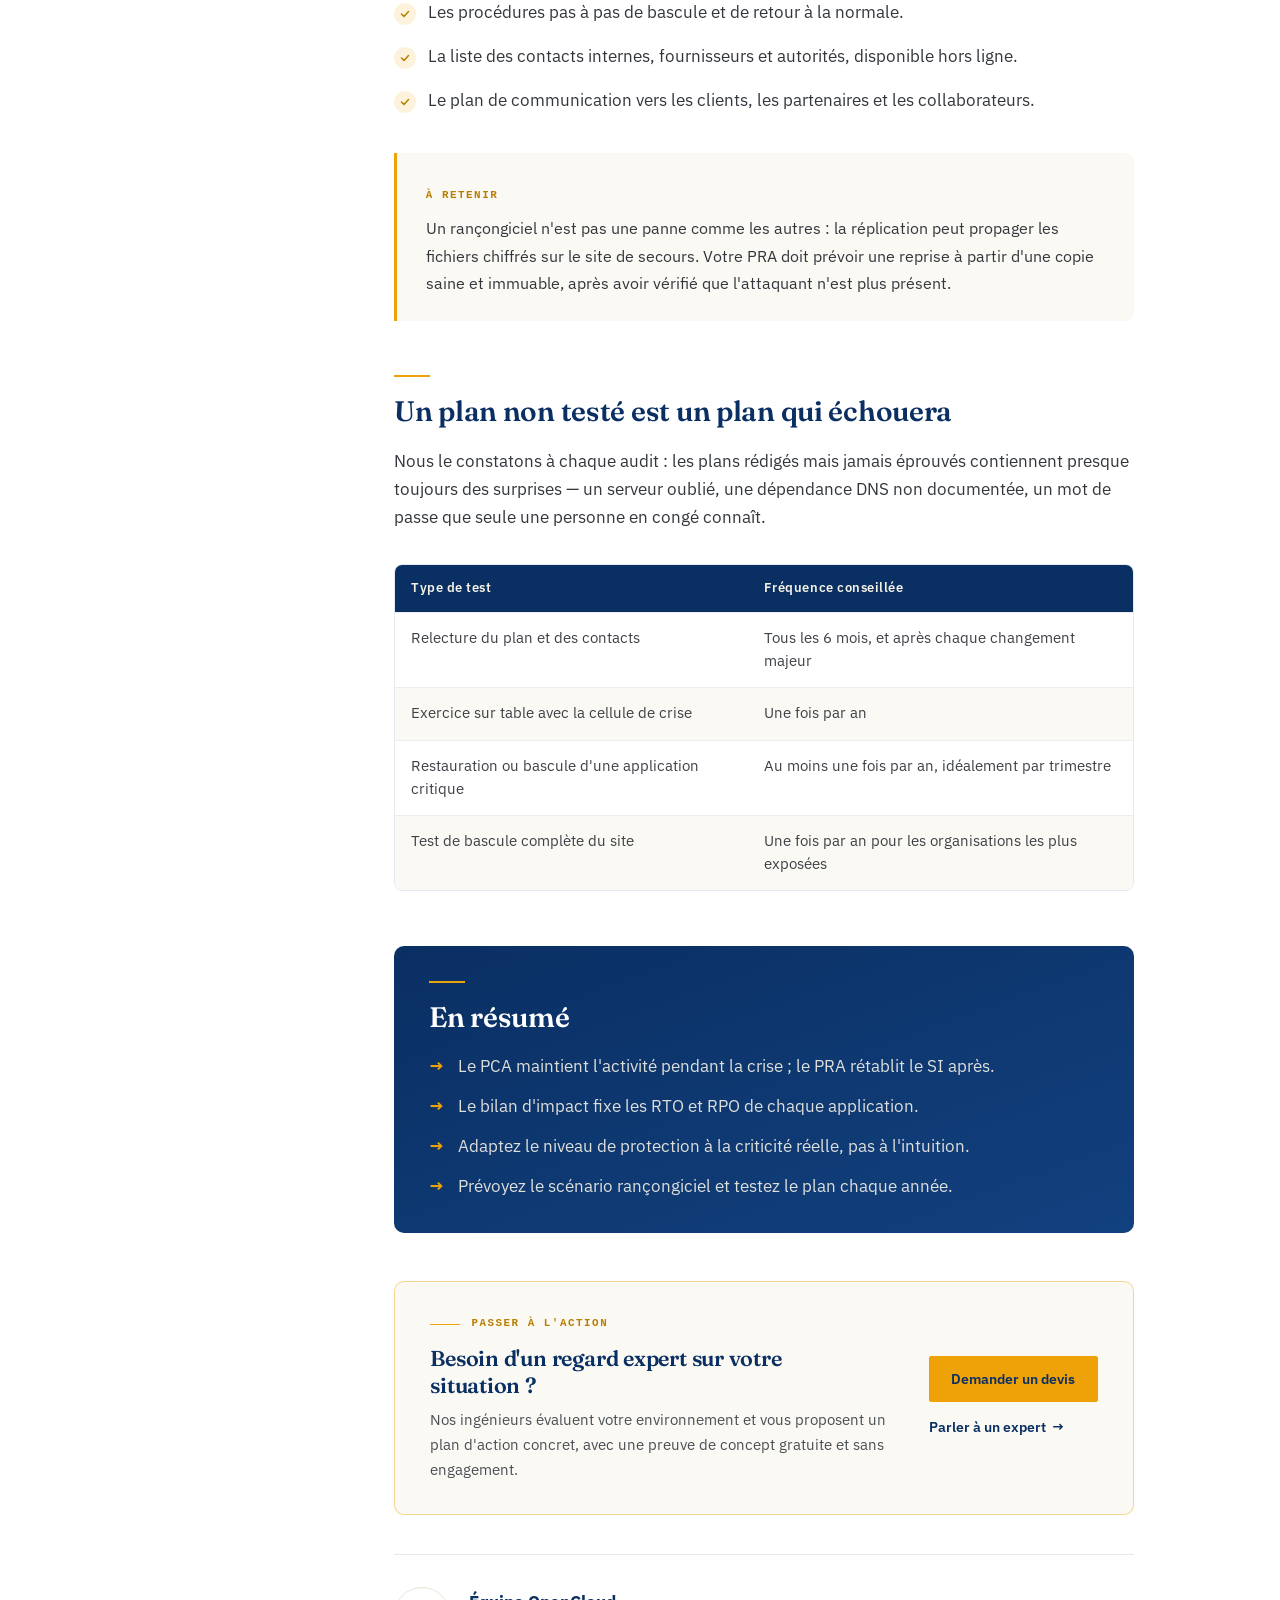
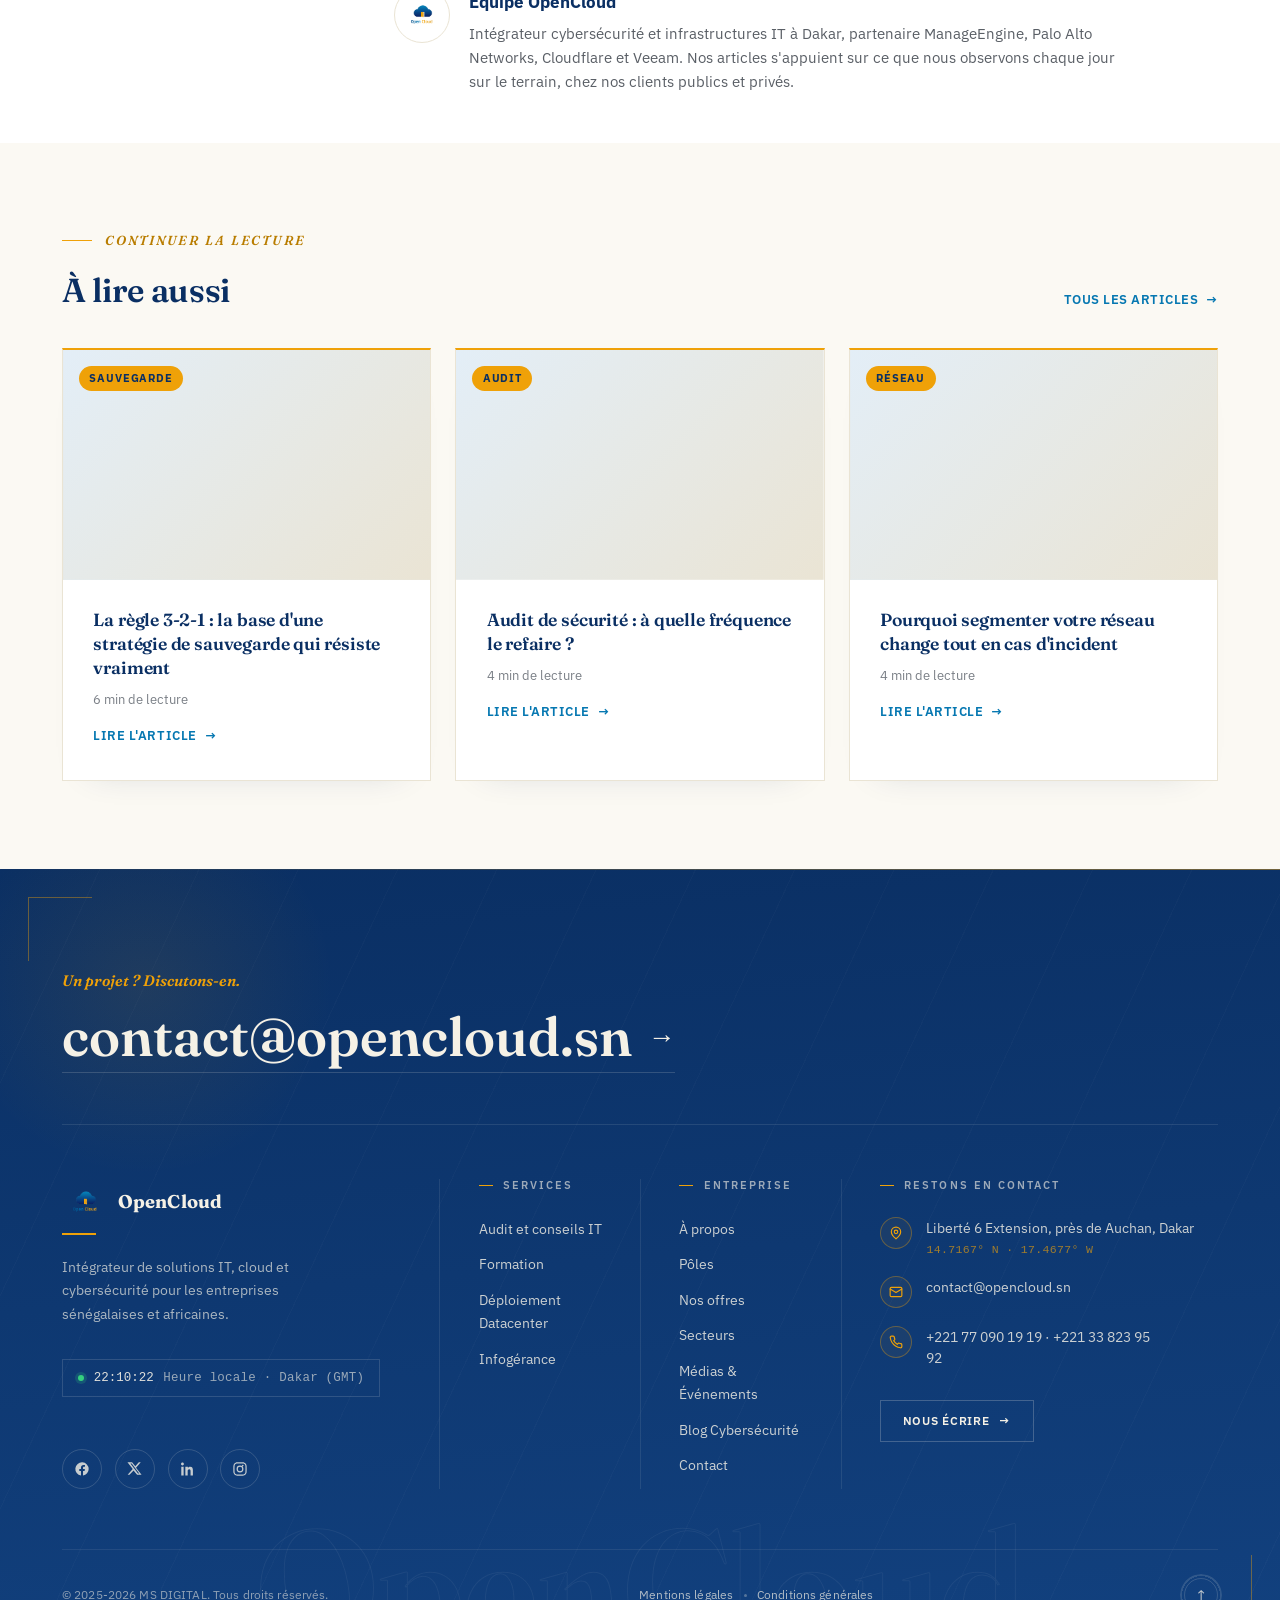
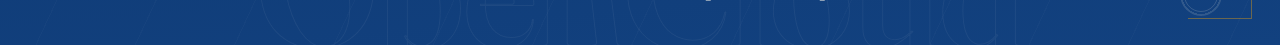
<file: article-pca-pra.html>
<!doctype html>
<html lang="fr">
<head>
<meta charset="utf-8">
<meta name="viewport" content="width=device-width, initial-scale=1">
<title>PCA vs PRA : ce qui différencie continuité et reprise d'activité — Blog OpenCloud SN</title>
<meta name="description" content="PCA et PRA : définitions, différences, RTO/RPO, bilan d'impact et tests. Comment articuler plan de continuité et plan de reprise d'activité dans votre entreprise.">
<meta property="og:type" content="article">
<meta property="og:title" content="PCA vs PRA : ce qui différencie continuité et reprise d'activité">
<meta property="og:description" content="PCA et PRA : définitions, différences, RTO/RPO, bilan d'impact et tests. Comment articuler plan de continuité et plan de reprise d'activité dans votre entreprise.">
<meta property="og:image" content="https://images.pexels.com/photos/17489151/pexels-photo-17489151.jpeg?auto=compress&cs=tinysrgb&w=1800">
<link rel="icon" type="image/png" href="images/logo_open.png">

<link rel="preconnect" href="https://fonts.googleapis.com">
<link rel="preconnect" href="https://fonts.gstatic.com" crossorigin>
<link href="https://fonts.googleapis.com/css2?family=Fraunces:opsz,wght@9..144,500;9..144,600;9..144,700&family=IBM+Plex+Sans:wght@400;500;600;700&display=swap" rel="stylesheet">

<link rel="stylesheet" href="bootstrap.min.css">
<link rel="stylesheet" href="style.css?v=2">
</head>
<body>

<div class="scroll-progress" id="scrollProgress" aria-hidden="true"></div>

<!-- ===================== HEADER ===================== -->
<header class="site-header">
  <div class="container-xl d-flex align-items-center justify-content-between">
    <a href="index.html" class="brand"><img src="images/logo_open.png" alt="OpenCloud SN" class="brand-logo">OpenCloud</a>

    <nav class="d-none d-lg-flex align-items-center">
      <a href="index.html#a-propos" class="nav-link-custom">À propos</a>
      <a href="index.html#business-units" class="nav-link-custom">Pôles</a>
      <a href="index.html#services" class="nav-link-custom">Services</a>
      <div class="nav-dropdown dropdown">
        <button class="nav-link-custom nav-dropdown-toggle" type="button" data-bs-toggle="dropdown" aria-expanded="false">
          Ressources<span class="nav-dropdown-caret" aria-hidden="true"></span>
        </button>
        <ul class="dropdown-menu nav-dropdown-menu">
          <li><a class="dropdown-item" href="medias-evenements.html">Médias &amp; Événements</a></li>
          <li><a class="dropdown-item" href="blog-cybersecurite.html">Blog Cybersécurité</a></li>
        </ul>
      </div>
      <a href="index.html#contact" class="nav-link-custom">Contact</a>
    </nav>

    <div class="d-flex align-items-center gap-3">
      <a href="devis.html" class="btn-gold d-none d-lg-inline-flex">Demander un devis</a>
      <button type="button" class="nav-burger d-lg-none" data-bs-toggle="offcanvas" data-bs-target="#mobileNav" aria-controls="mobileNav" aria-label="Ouvrir le menu">
        <span></span><span></span><span></span>
      </button>
    </div>
  </div>
</header>

<!-- ===================== MENU MOBILE ===================== -->
<div class="offcanvas offcanvas-end mobile-nav" tabindex="-1" id="mobileNav" aria-labelledby="mobileNavLabel">
  <div class="offcanvas-header">
    <a href="index.html" class="brand" style="color:var(--paper);"><img src="images/logo_open.png" alt="OpenCloud SN" class="brand-logo" style="height:38px;">OpenCloud</a>
    <button type="button" class="btn-close btn-close-white" data-bs-dismiss="offcanvas" aria-label="Fermer"></button>
  </div>
  <div class="offcanvas-body">
    <nav class="mobile-nav-links">
      <a href="index.html#a-propos" data-bs-dismiss="offcanvas">À propos</a>
      <a href="index.html#business-units" data-bs-dismiss="offcanvas">Pôles</a>
      <a href="index.html#services" data-bs-dismiss="offcanvas">Services</a>
      <a href="medias-evenements.html" data-bs-dismiss="offcanvas">Médias &amp; Événements</a>
      <a href="blog-cybersecurite.html" data-bs-dismiss="offcanvas">Blog Cybersécurité</a>
      <a href="index.html#contact" data-bs-dismiss="offcanvas">Contact</a>
    </nav>

    <div class="mobile-nav-footer">
      <a href="devis.html" class="btn-gold" data-bs-dismiss="offcanvas">Demander un devis</a>
    </div>
  </div>
</div>

<!-- ===================== ARTICLE : EN-TÊTE ===================== -->
<section class="art-hero">
  <div class="art-hero-media" style="background-image:url('https://images.pexels.com/photos/17489151/pexels-photo-17489151.jpeg?auto=compress&cs=tinysrgb&w=1800');"></div>
  <div class="art-hero-overlay"></div>
  <div class="container-xl art-hero-inner">
    <nav class="art-breadcrumb" aria-label="Fil d'Ariane">
      <a href="index.html">Accueil</a><span aria-hidden="true">/</span><a href="blog-cybersecurite.html">Blog</a><span aria-hidden="true">/</span><span>Continuité</span>
    </nav>
    <div class="art-hero-kicker"><span class="hero-kicker-line"></span>Sauvegarde &amp; continuité</div>
    <h1 class="art-hero-title">PCA vs PRA : ce qui différencie continuité et reprise d'activité</h1>
    <p class="art-hero-lead">Deux plans complémentaires mais distincts. Comment les articuler pour que votre entreprise encaisse un incident majeur sans interruption prolongée.</p>
    <div class="art-hero-meta">
      <span class="art-author"><img src="images/logo_open.png" alt="" class="art-author-logo"><span><strong>Équipe OpenCloud</strong><small>Experts cybersécurité · Dakar</small></span></span>
      <span class="art-meta-pill"><svg width="15" height="15" viewBox="0 0 24 24" fill="none" stroke="currentColor" stroke-width="2" stroke-linecap="round" stroke-linejoin="round"><circle cx="12" cy="12" r="10"/><path d="M12 6v6l4 2"/></svg>4 min de lecture</span>
    </div>
  </div>
</section>

<!-- ===================== ARTICLE : CORPS ===================== -->
<section class="art-body-section">
  <div class="container-xl">
    <div class="art-layout">
      <aside class="art-aside">
        <div class="art-toc">
          <div class="art-toc-title">Sommaire</div>
          <div class="art-toc-progress" aria-hidden="true"><span id="artProgress"></span></div>
          <ol class="art-toc-list" id="artToc">
          <li><a href="#definitions"><span class="art-toc-num">01</span><span>Deux plans, deux objectifs</span></a></li>
          <li><a href="#bia"><span class="art-toc-num">02</span><span>Tout commence par le bilan d'impact</span></a></li>
          <li><a href="#niveaux"><span class="art-toc-num">03</span><span>Choisir le bon niveau de protection</span></a></li>
          <li><a href="#contenu"><span class="art-toc-num">04</span><span>Ce que doit contenir un bon plan</span></a></li>
          <li><a href="#tester"><span class="art-toc-num">05</span><span>Un plan non testé est un plan qui échouera</span></a></li>
          <li><a href="#en-resume"><span class="art-toc-num">06</span><span>En résumé</span></a></li>
          </ol>
        </div>
        <div class="art-share">
          <div class="art-toc-title">Partager</div>
          <div class="art-share-row">
            <button type="button" class="art-share-btn" id="artCopyLink" aria-label="Copier le lien de l'article"><svg width="16" height="16" viewBox="0 0 24 24" fill="none" stroke="currentColor" stroke-width="2" stroke-linecap="round" stroke-linejoin="round"><path d="M10 13a5 5 0 0 0 7.54.54l3-3a5 5 0 0 0-7.07-7.07l-1.72 1.71"/><path d="M14 11a5 5 0 0 0-7.54-.54l-3 3a5 5 0 0 0 7.07 7.07l1.71-1.71"/></svg><span>Copier le lien</span></button>
            <a class="art-share-icon" id="artShareLinkedin" href="https://www.linkedin.com/sharing/share-offsite/" target="_blank" rel="noopener" aria-label="Partager sur LinkedIn"><svg width="16" height="16" viewBox="0 0 24 24" fill="currentColor"><path d="M4.98 3.5C4.98 4.88 3.87 6 2.5 6S0 4.88 0 3.5 1.12 1 2.5 1s2.48 1.12 2.48 2.5zM.5 8h4V23h-4V8zm7.5 0h3.8v2.05h.05c.53-1 1.83-2.05 3.77-2.05 4.03 0 4.78 2.65 4.78 6.1V23h-4v-6.9c0-1.65-.03-3.77-2.3-3.77-2.3 0-2.65 1.8-2.65 3.65V23h-4V8z"/></svg></a>
            <a class="art-share-icon" id="artShareWhatsapp" href="https://wa.me/" target="_blank" rel="noopener" aria-label="Partager sur WhatsApp"><svg width="16" height="16" viewBox="0 0 24 24" fill="currentColor"><path d="M17.5 14.4c-.3-.1-1.8-.9-2-1-.3-.1-.5-.1-.7.1-.2.3-.8 1-.9 1.2-.2.2-.3.2-.6.1-.3-.1-1.3-.5-2.4-1.5-.9-.8-1.5-1.8-1.7-2.1-.2-.3 0-.5.1-.6l.4-.5c.2-.2.2-.3.3-.5.1-.2 0-.4 0-.5l-.9-2.2c-.2-.6-.5-.5-.7-.5h-.6c-.2 0-.5.1-.8.4-.3.3-1 1-1 2.5s1.1 2.9 1.2 3.1c.1.2 2.1 3.2 5.1 4.5.7.3 1.3.5 1.7.6.7.2 1.4.2 1.9.1.6-.1 1.8-.7 2-1.4.2-.7.2-1.3.2-1.4-.1-.1-.3-.2-.6-.3zM12 2a10 10 0 0 0-8.6 15.1L2 22l5-1.3A10 10 0 1 0 12 2zm0 18.2c-1.5 0-3-.4-4.3-1.2l-.3-.2-3 .8.8-2.9-.2-.3A8.2 8.2 0 1 1 12 20.2z"/></svg></a>
          </div>
        </div>
        <div class="art-aside-cta">
          <span class="art-aside-cta-icon" aria-hidden="true"><svg width="20" height="20" viewBox="0 0 24 24" fill="none" stroke="currentColor" stroke-width="2" stroke-linecap="round" stroke-linejoin="round"><path d="M12 2 4 5v6c0 5 3.5 9 8 11 4.5-2 8-6 8-11V5l-8-3Z"/><path d="m9 12 2 2 4-4"/></svg></span>
          <strong>Un doute sur votre sécurité&nbsp;?</strong>
          <p>Nos experts évaluent votre situation et vous proposent un plan d'action concret.</p>
          <a href="devis.html" class="art-aside-cta-btn">Demander un audit<span aria-hidden="true">→</span></a>
        </div>
        <div class="art-aside-next">
          <div class="art-toc-title">À lire ensuite</div>
          <a href="article-regle-3-2-1-sauvegarde.html" class="art-next-link"><span class="art-next-tag">Sauvegarde</span><span class="art-next-title">La règle 3-2-1 : la base d'une stratégie de sauvegarde qui résiste vraiment</span></a>
          <a href="article-frequence-audit-securite.html" class="art-next-link"><span class="art-next-tag">Audit</span><span class="art-next-title">Audit de sécurité : à quelle fréquence le refaire ?</span></a>
        </div>
      </aside>

      <article class="art-prose" id="artProse">
<p class="art-dropcap">Coupure d'électricité prolongée, panne de la baie de stockage, incendie dans la salle serveur, rançongiciel&nbsp;: face à un incident majeur, certaines entreprises continuent de servir leurs clients pendant que d'autres restent à l'arrêt plusieurs jours. La différence ne tient pas à la chance. Elle tient à deux documents souvent confondus&nbsp;: le <strong>PCA</strong> et le <strong>PRA</strong>.</p>

<h2 id="definitions">Deux plans, deux objectifs</h2>
<p>Le <strong>Plan de Continuité d'Activité (PCA)</strong> vise à <em>maintenir</em> les activités essentielles pendant la crise, éventuellement en mode dégradé. Le <strong>Plan de Reprise d'Activité (PRA)</strong> vise à <em>rétablir</em> le système d'information après une interruption, dans des délais définis à l'avance.</p>
<p>Autrement dit&nbsp;: le PCA cherche à éviter l'arrêt, le PRA organise le redémarrage quand l'arrêt n'a pas pu être évité.</p>

<div class="art-table-wrap">
<table class="art-table">
  <thead><tr><th></th><th>PCA — Continuité</th><th>PRA — Reprise</th></tr></thead>
  <tbody>
    <tr><td><strong>Objectif</strong></td><td>Ne pas interrompre les activités critiques</td><td>Redémarrer après une interruption</td></tr>
    <tr><td><strong>Périmètre</strong></td><td>Toute l'organisation&nbsp;: métiers, locaux, personnes, fournisseurs, IT</td><td>Principalement le système d'information</td></tr>
    <tr><td><strong>Moment</strong></td><td>Pendant la crise</td><td>Après la crise</td></tr>
    <tr><td><strong>Exemples de mesures</strong></td><td>Réplication vers un site secondaire, télétravail, procédures manuelles de secours</td><td>Restauration des sauvegardes, reconstruction des serveurs, bascule vers un datacenter de secours</td></tr>
    <tr><td><strong>Indicateur clé</strong></td><td>Interruption proche de zéro pour les activités vitales</td><td>RTO et RPO respectés</td></tr>
  </tbody>
</table>
</div>

<aside class="art-callout art-callout-info"><span class="art-callout-label">Bon à savoir</span><p>Le PRA est souvent considéré comme le volet informatique du PCA. La norme ISO&nbsp;22301 encadre plus largement le management de la continuité d'activité.</p></aside>

<h2 id="bia">Tout commence par le bilan d'impact</h2>
<p>Avant d'acheter une solution, il faut savoir ce que l'on protège. Le <strong>bilan d'impact sur l'activité</strong> (BIA) consiste à interroger chaque métier&nbsp;: quelles sont vos activités vitales&nbsp;? Combien de temps pouvez-vous fonctionner sans tel outil&nbsp;? Quelles données ne pouvez-vous pas perdre&nbsp;?</p>
<p>De ce bilan découlent deux chiffres pour chaque application&nbsp;:</p>
<div class="art-figures">
  <div><strong>RTO</strong><span>Durée maximale d'interruption acceptable</span></div>
  <div><strong>RPO</strong><span>Perte de données maximale acceptable</span></div>
  <div><strong>Coût</strong><span>Coût estimé d'une heure d'arrêt, qui justifie l'investissement</span></div>
</div>
<p>Plus le RTO et le RPO sont courts, plus la solution est coûteuse. Tout l'enjeu est de réserver les dispositifs les plus exigeants aux applications qui le justifient vraiment.</p>

<h2 id="niveaux">Choisir le bon niveau de protection</h2>
<ol class="art-steps">
  <li><h3>Sauvegarde et restauration</h3><p>RTO de plusieurs heures à quelques jours. Adapté aux applications peu critiques. C'est le socle indispensable de tout PRA.</p></li>
  <li><h3>Réplication asynchrone vers un site de secours</h3><p>RTO de quelques minutes à quelques heures, RPO de quelques minutes. Les machines virtuelles critiques sont répliquées en continu et peuvent être démarrées sur le site secondaire.</p></li>
  <li><h3>Haute disponibilité active-active</h3><p>RTO et RPO proches de zéro. Réservée aux activités qui ne tolèrent aucune interruption&nbsp;: paiement, production industrielle, services en ligne critiques.</p></li>
</ol>
<p>Les plateformes hyperconvergées comme Nutanix, associées à une solution de sauvegarde et de réplication comme Veeam, permettent de combiner ces niveaux sur une même infrastructure, application par application.</p>

<h2 id="contenu">Ce que doit contenir un bon plan</h2>
<ul class="art-checklist">
  <li>Les scénarios couverts&nbsp;: perte de site, panne d'infrastructure, cyberattaque, indisponibilité d'un fournisseur clé.</li>
  <li>La cellule de crise&nbsp;: qui décide, qui communique, qui exécute — avec des suppléants.</li>
  <li>Les procédures pas à pas de bascule et de retour à la normale.</li>
  <li>La liste des contacts internes, fournisseurs et autorités, disponible hors ligne.</li>
  <li>Le plan de communication vers les clients, les partenaires et les collaborateurs.</li>
</ul>

<aside class="art-callout"><span class="art-callout-label">À retenir</span><p>Un rançongiciel n'est pas une panne comme les autres&nbsp;: la réplication peut propager les fichiers chiffrés sur le site de secours. Votre PRA doit prévoir une reprise à partir d'une copie saine et immuable, après avoir vérifié que l'attaquant n'est plus présent.</p></aside>

<h2 id="tester">Un plan non testé est un plan qui échouera</h2>
<p>Nous le constatons à chaque audit&nbsp;: les plans rédigés mais jamais éprouvés contiennent presque toujours des surprises — un serveur oublié, une dépendance DNS non documentée, un mot de passe que seule une personne en congé connaît.</p>
<div class="art-table-wrap">
<table class="art-table">
  <thead><tr><th>Type de test</th><th>Fréquence conseillée</th></tr></thead>
  <tbody>
    <tr><td>Relecture du plan et des contacts</td><td>Tous les 6 mois, et après chaque changement majeur</td></tr>
    <tr><td>Exercice sur table avec la cellule de crise</td><td>Une fois par an</td></tr>
    <tr><td>Restauration ou bascule d'une application critique</td><td>Au moins une fois par an, idéalement par trimestre</td></tr>
    <tr><td>Test de bascule complète du site</td><td>Une fois par an pour les organisations les plus exposées</td></tr>
  </tbody>
</table>
</div>

<div class="art-summary">
  <h2 id="en-resume">En résumé</h2>
  <ul>
    <li>Le PCA maintient l'activité pendant la crise&nbsp;; le PRA rétablit le SI après.</li>
    <li>Le bilan d'impact fixe les RTO et RPO de chaque application.</li>
    <li>Adaptez le niveau de protection à la criticité réelle, pas à l'intuition.</li>
    <li>Prévoyez le scénario rançongiciel et testez le plan chaque année.</li>
  </ul>
</div>
        <div class="art-cta">
          <div>
            <div class="art-cta-eyebrow"><span class="hero-kicker-line"></span>Passer à l'action</div>
            <h2 class="art-cta-title">Besoin d'un regard expert sur votre situation&nbsp;?</h2>
            <p>Nos ingénieurs évaluent votre environnement et vous proposent un plan d'action concret, avec une preuve de concept gratuite et sans engagement.</p>
          </div>
          <div class="art-cta-actions">
            <a href="devis.html" class="btn-gold btn-arrow">Demander un devis</a>
            <a href="index.html#contact" class="art-cta-link">Parler à un expert<span aria-hidden="true">→</span></a>
          </div>
        </div>

        <div class="art-author-box">
          <img src="images/logo_open.png" alt="" class="art-author-box-logo">
          <div>
            <strong>Équipe OpenCloud</strong>
            <p>Intégrateur cybersécurité et infrastructures IT à Dakar, partenaire ManageEngine, Palo Alto Networks, Cloudflare et Veeam. Nos articles s'appuient sur ce que nous observons chaque jour sur le terrain, chez nos clients publics et privés.</p>
          </div>
        </div>
      </article>
    </div>
  </div>
</section>

<!-- ===================== À LIRE AUSSI ===================== -->
<section class="section art-related">
  <div class="container-xl">
    <div class="art-related-head">
      <div>
        <div class="art-hero-kicker art-related-kicker"><span class="hero-kicker-line"></span>Continuer la lecture</div>
        <h2 class="section-title">À lire aussi</h2>
      </div>
      <a href="blog-cybersecurite.html" class="bu-more">Tous les articles<span aria-hidden="true">→</span></a>
    </div>
    <div class="row g-4">
      <div class="col-md-6 col-lg-4">
        <a href="article-regle-3-2-1-sauvegarde.html" class="blog-card art-related-card">
          <div class="blog-card-media" style="background-image:url('https://images.pexels.com/photos/5203849/pexels-photo-5203849.jpeg?auto=compress&cs=tinysrgb&w=800'), linear-gradient(135deg, var(--teal-soft), var(--paper-dim));"><span class="media-tag">Sauvegarde</span></div>
          <div class="blog-card-body">
            <h3>La règle 3-2-1 : la base d'une stratégie de sauvegarde qui résiste vraiment</h3>
            <span class="art-related-meta">6 min de lecture</span>
            <span class="bu-more">Lire l'article<span aria-hidden="true">→</span></span>
          </div>
        </a>
      </div>
      <div class="col-md-6 col-lg-4">
        <a href="article-frequence-audit-securite.html" class="blog-card art-related-card">
          <div class="blog-card-media" style="background-image:url('https://images.pexels.com/photos/7821674/pexels-photo-7821674.jpeg?auto=compress&cs=tinysrgb&w=800'), linear-gradient(135deg, var(--teal-soft), var(--paper-dim));"><span class="media-tag">Audit</span></div>
          <div class="blog-card-body">
            <h3>Audit de sécurité : à quelle fréquence le refaire ?</h3>
            <span class="art-related-meta">4 min de lecture</span>
            <span class="bu-more">Lire l'article<span aria-hidden="true">→</span></span>
          </div>
        </a>
      </div>
      <div class="col-md-6 col-lg-4">
        <a href="article-segmentation-reseau.html" class="blog-card art-related-card">
          <div class="blog-card-media" style="background-image:url('https://images.pexels.com/photos/2881233/pexels-photo-2881233.jpeg?auto=compress&cs=tinysrgb&w=800'), linear-gradient(135deg, var(--teal-soft), var(--paper-dim));"><span class="media-tag">Réseau</span></div>
          <div class="blog-card-body">
            <h3>Pourquoi segmenter votre réseau change tout en cas d'incident</h3>
            <span class="art-related-meta">4 min de lecture</span>
            <span class="bu-more">Lire l'article<span aria-hidden="true">→</span></span>
          </div>
        </a>
      </div>
    </div>
  </div>
</section>

<!-- ===================== FOOTER ===================== -->
<footer>
  <span class="hero-frame hero-frame-tl" aria-hidden="true"></span>
  <span class="hero-frame hero-frame-br" aria-hidden="true"></span>
  <span class="footer-spotlight" aria-hidden="true"></span>
  <span class="footer-watermark" aria-hidden="true">OpenCloud</span>

  <div class="container-xl">
    <div class="footer-lead">
      <p class="footer-lead-eyebrow">Un projet&nbsp;? Discutons-en.</p>
      <a href="mailto:contact@opencloud.sn" class="footer-lead-email">
        contact@opencloud.sn
        <span class="footer-lead-arrow" aria-hidden="true">→</span>
      </a>
    </div>

    <div class="row g-5">
      <div class="col-lg-4 footer-col">
        <div class="brand mb-2" style="color:var(--paper);">
          <img src="images/logo_open.png" alt="OpenCloud SN" class="brand-logo brand-logo-lg">OpenCloud
        </div>
        <span class="footer-brand-rule"></span>
        <p class="footer-tagline">Intégrateur de solutions IT, cloud et cybersécurité pour les entreprises sénégalaises et africaines.</p>

        <div class="footer-clock">
          <span class="footer-clock-dot" aria-hidden="true"></span>
          <span id="footerClockTime">--:--:--</span>
          <span class="footer-clock-tz">Heure locale · Dakar (GMT)</span>
        </div>

        <div class="social-links">
          <a href="#" aria-label="Facebook" class="icon-facebook"><svg viewBox="0 0 24 24" fill="currentColor"><path d="M22 12a10 10 0 1 0-11.56 9.88v-6.99H7.9V12h2.54V9.8c0-2.5 1.49-3.89 3.77-3.89 1.09 0 2.23.2 2.23.2v2.45h-1.26c-1.24 0-1.63.77-1.63 1.56V12h2.78l-.44 2.89h-2.34v6.99A10 10 0 0 0 22 12z"/></svg></a>
          <a href="#" aria-label="X" class="icon-x"><svg viewBox="0 0 24 24" fill="currentColor"><path d="M18.9 2H22l-7.6 8.7L23.3 22h-7.2l-5.6-6.9L4 22H1l8.2-9.4L.7 2h7.4l5.1 6.3L18.9 2zm-1.3 18h2L7.5 4H5.4l12.2 16z"/></svg></a>
          <a href="#" aria-label="LinkedIn" class="icon-linkedin"><svg viewBox="0 0 24 24" fill="currentColor"><path d="M4.98 3.5C4.98 4.88 3.87 6 2.5 6S0 4.88 0 3.5 1.12 1 2.5 1s2.48 1.12 2.48 2.5zM.5 8h4V23h-4V8zm7.5 0h3.8v2.05h.05c.53-1 1.83-2.05 3.77-2.05 4.03 0 4.78 2.65 4.78 6.1V23h-4v-6.9c0-1.65-.03-3.77-2.3-3.77-2.3 0-2.65 1.8-2.65 3.65V23h-4V8z"/></svg></a>
          <a href="#" aria-label="Instagram" class="icon-instagram"><svg viewBox="0 0 24 24" fill="currentColor"><path d="M12 2c-2.7 0-3.05.01-4.12.06-1.06.05-1.79.22-2.43.47-.66.26-1.22.6-1.77 1.16-.56.55-.9 1.11-1.16 1.77-.25.64-.42 1.37-.47 2.43C2 8.95 2 9.3 2 12s.01 3.05.06 4.12c.05 1.06.22 1.79.47 2.43.26.66.6 1.22 1.16 1.77.55.56 1.11.9 1.77 1.16.64.25 1.37.42 2.43.47C8.95 22 9.3 22 12 22s3.05-.01 4.12-.06c1.06-.05 1.79-.22 2.43-.47.66-.26 1.22-.6 1.77-1.16.56-.55.9-1.11 1.16-1.77.25-.64.42-1.37.47-2.43.05-1.07.06-1.42.06-4.12s-.01-3.05-.06-4.12c-.05-1.06-.22-1.79-.47-2.43-.26-.66-.6-1.22-1.16-1.77-.55-.56-1.11-.9-1.77-1.16-.64-.25-1.37-.42-2.43-.47C15.05 2.01 14.7 2 12 2zm0 1.8c2.67 0 2.99.01 4.04.06.97.04 1.5.21 1.85.35.47.18.8.4 1.15.75.35.35.57.68.75 1.15.14.35.31.88.35 1.85.05 1.05.06 1.37.06 4.04s-.01 2.99-.06 4.04c-.04.97-.21 1.5-.35 1.85-.18.47-.4.8-.75 1.15-.35.35-.68.57-1.15.75-.35.14-.88.31-1.85.35-1.05.05-1.37.06-4.04.06s-2.99-.01-4.04-.06c-.97-.04-1.5-.21-1.85-.35-.47-.18-.8-.4-1.15-.75-.35-.35-.57-.68-.75-1.15-.14-.35-.31-.88-.35-1.85C3.81 14.99 3.8 14.67 3.8 12s.01-2.99.06-4.04c.04-.97.21-1.5.35-1.85.18-.47.4-.8.75-1.15.35-.35.68-.57 1.15-.75.35-.14.88-.31 1.85-.35C9.01 3.81 9.33 3.8 12 3.8zm0 3.05A5.15 5.15 0 1 0 17.15 12 5.15 5.15 0 0 0 12 6.85zm0 8.5A3.35 3.35 0 1 1 15.35 12 3.35 3.35 0 0 1 12 15.35zm5.35-8.7a1.2 1.2 0 1 1-1.2-1.2 1.2 1.2 0 0 1 1.2 1.2z"/></svg></a>
        </div>
      </div>
      <div class="col-6 col-lg-2 footer-col">
        <h5>Services</h5>
        <p><a href="index.html#services">Audit et conseils IT</a></p>
        <p><a href="index.html#services">Formation</a></p>
        <p><a href="index.html#services">Déploiement Datacenter</a></p>
        <p><a href="index.html#services">Infogérance</a></p>
      </div>
      <div class="col-6 col-lg-2 footer-col">
        <h5>Entreprise</h5>
        <p><a href="index.html#a-propos">À propos</a></p>
        <p><a href="index.html#business-units">Pôles</a></p>
        <p><a href="index.html#offres">Nos offres</a></p>
        <p><a href="index.html#secteurs">Secteurs</a></p>
        <p><a href="medias-evenements.html">Médias &amp; Événements</a></p>
        <p><a href="blog-cybersecurite.html">Blog Cybersécurité</a></p>
        <p><a href="index.html#contact">Contact</a></p>
      </div>
      <div class="col-lg-4 footer-col">
        <h5>Restons en contact</h5>
        <div class="footer-contact-list">
          <div class="footer-contact-item">
            <span class="footer-contact-icon" aria-hidden="true"><svg width="14" height="14" viewBox="0 0 24 24" fill="none" stroke="currentColor" stroke-width="2" stroke-linecap="round" stroke-linejoin="round"><path d="M20 10c0 6-8 12-8 12s-8-6-8-12a8 8 0 0 1 16 0Z"/><circle cx="12" cy="10" r="3"/></svg></span>
            <span>Liberté 6 Extension, près de Auchan, Dakar<span class="footer-coords">14.7167° N · 17.4677° W</span></span>
          </div>
          <div class="footer-contact-item footer-copy" data-copy="contact@opencloud.sn" tabindex="0" role="button">
            <span class="footer-contact-icon" aria-hidden="true"><svg width="14" height="14" viewBox="0 0 24 24" fill="none" stroke="currentColor" stroke-width="2" stroke-linecap="round" stroke-linejoin="round"><rect x="2" y="4" width="20" height="16" rx="2"/><path d="m22 7-10 6L2 7"/></svg></span>
            <span>contact@opencloud.sn</span>
            <span class="footer-copy-hint" aria-hidden="true">Copier</span>
          </div>
          <div class="footer-contact-item footer-copy" data-copy="+221 77 090 19 19" tabindex="0" role="button">
            <span class="footer-contact-icon" aria-hidden="true"><svg width="14" height="14" viewBox="0 0 24 24" fill="none" stroke="currentColor" stroke-width="2" stroke-linecap="round" stroke-linejoin="round"><path d="M22 16.92v3a2 2 0 0 1-2.18 2 19.79 19.79 0 0 1-8.63-3.07 19.5 19.5 0 0 1-6-6 19.79 19.79 0 0 1-3.07-8.67A2 2 0 0 1 4.11 2h3a2 2 0 0 1 2 1.72c.127.96.362 1.903.7 2.81a2 2 0 0 1-.45 2.11L8.09 9.91a16 16 0 0 0 6 6l1.27-1.27a2 2 0 0 1 2.11-.45c.907.338 1.85.573 2.81.7A2 2 0 0 1 22 16.92Z"/></svg></span>
            <span>+221 77 090 19 19 · +221 33 823 95 92</span>
            <span class="footer-copy-hint" aria-hidden="true">Copier</span>
          </div>
        </div>
        <a href="index.html#contact" class="footer-cta">Nous écrire<span aria-hidden="true">→</span></a>
      </div>
    </div>
    <div class="footer-bottom d-flex flex-wrap align-items-center justify-content-between gap-2">
      <span>© 2025-2026 MS DIGITAL. Tous droits réservés.</span>
      <span class="footer-legal"><a href="#">Mentions légales</a><span class="footer-dot"></span><a href="#">Conditions générales</a></span>
      <a href="#" class="footer-top" aria-label="Retour en haut de page">
        <span aria-hidden="true">↑</span>
      </a>
    </div>
  </div>
</footer>

<script src="bootstrap.bundle.min.js"></script>
<script src="footer.js"></script>
<script src="article.js"></script>
</body>
</html>
</file>
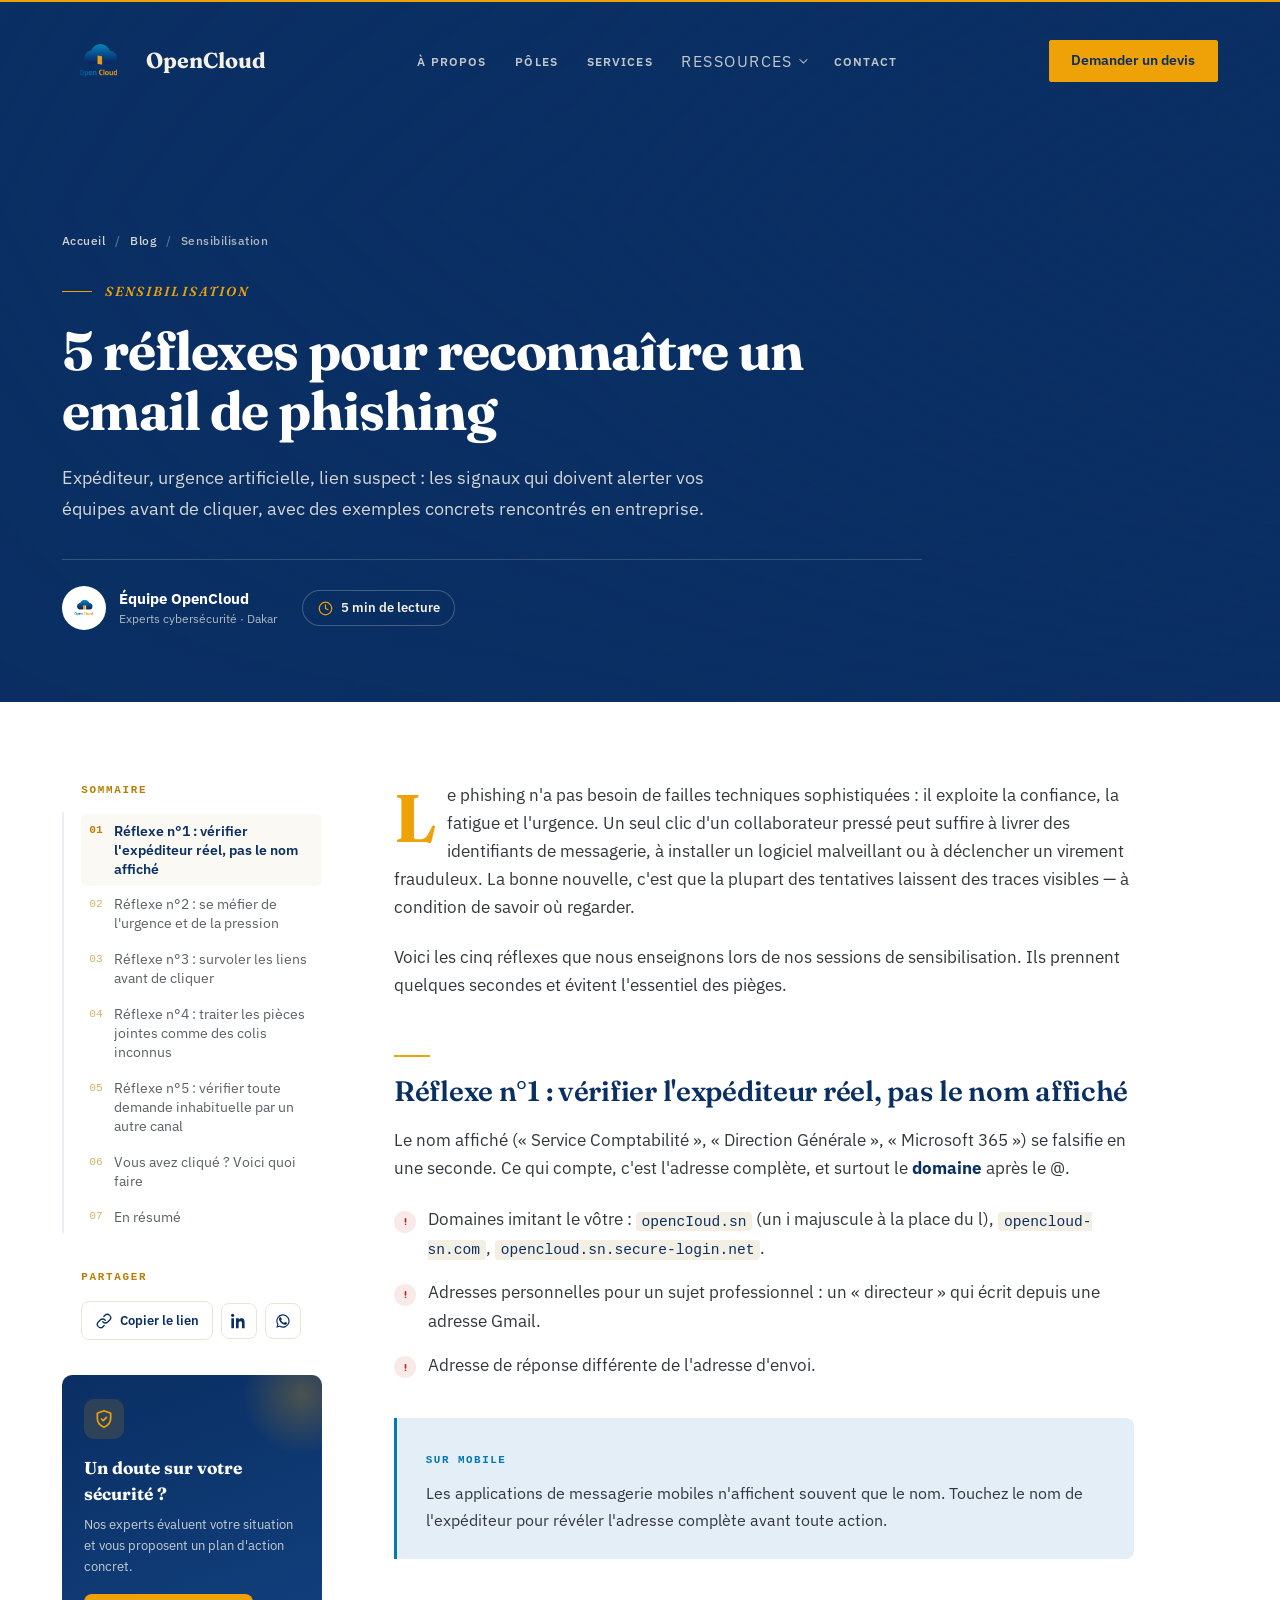
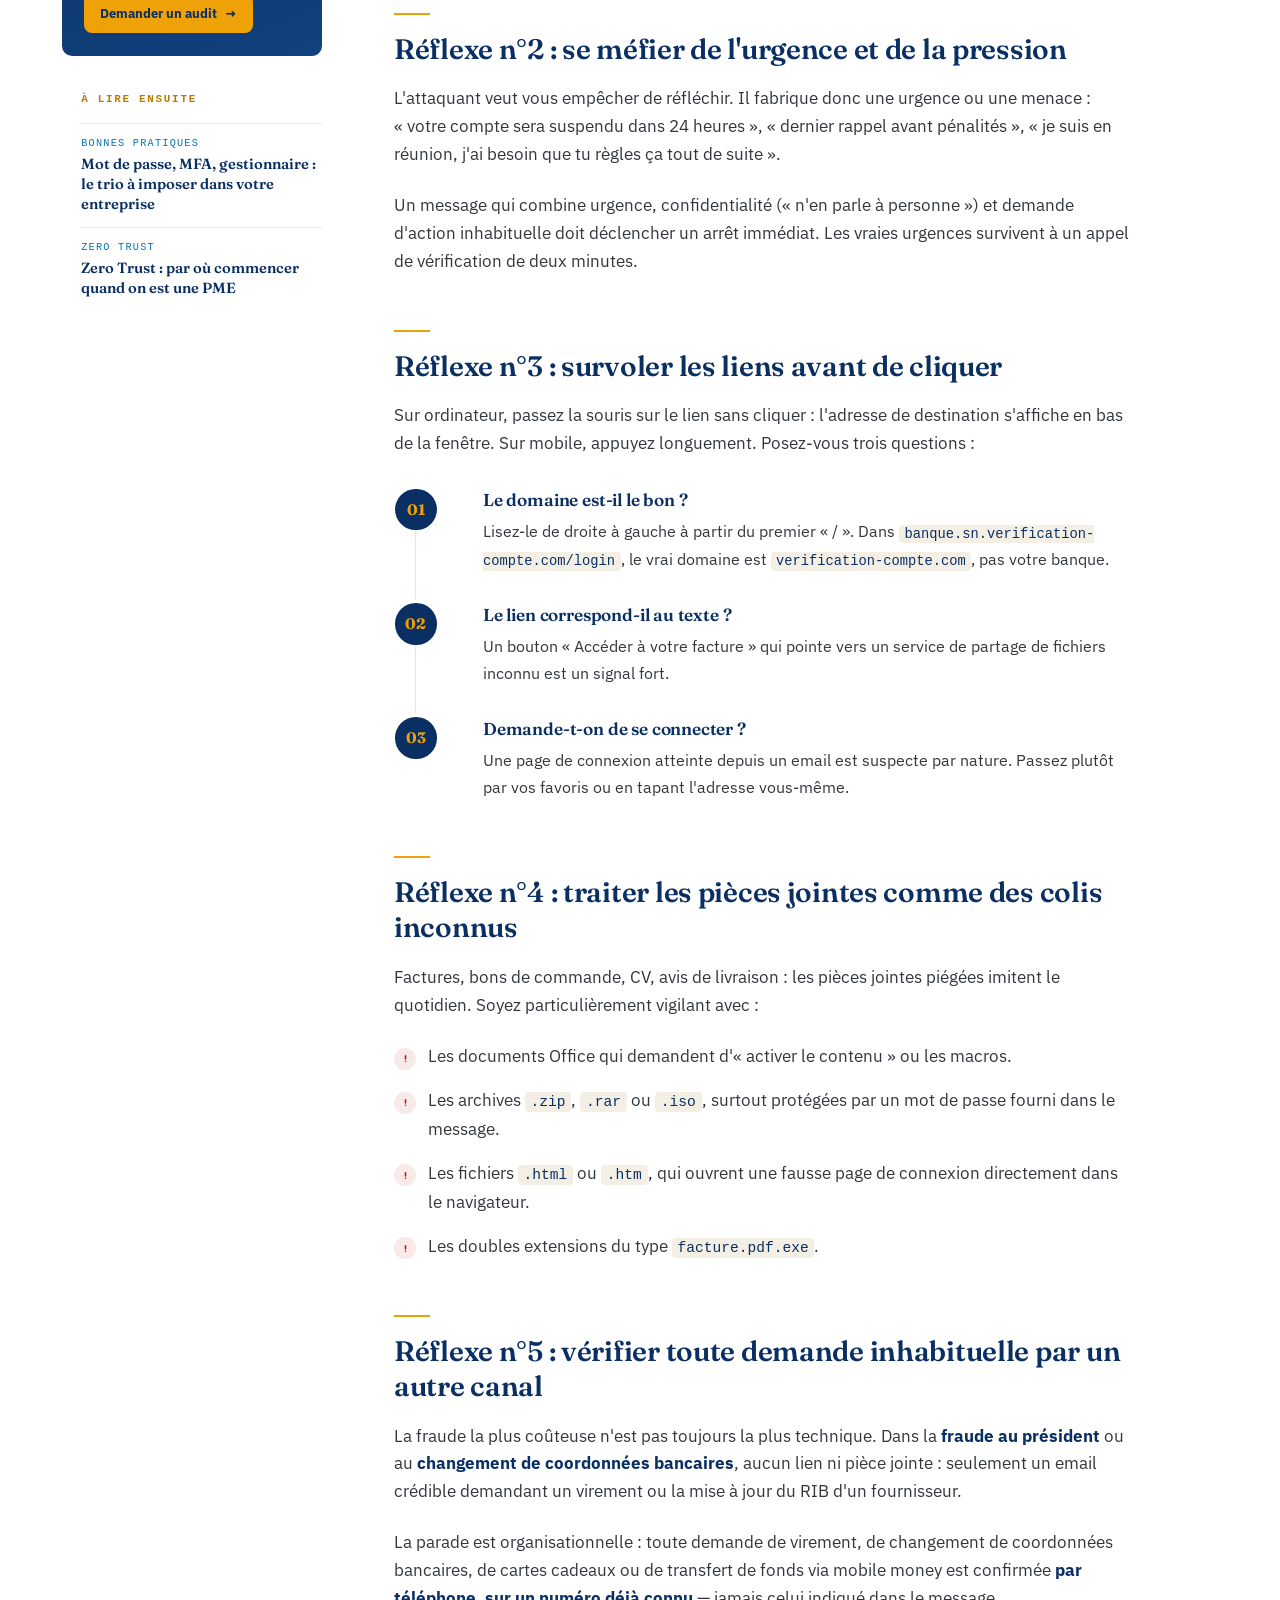
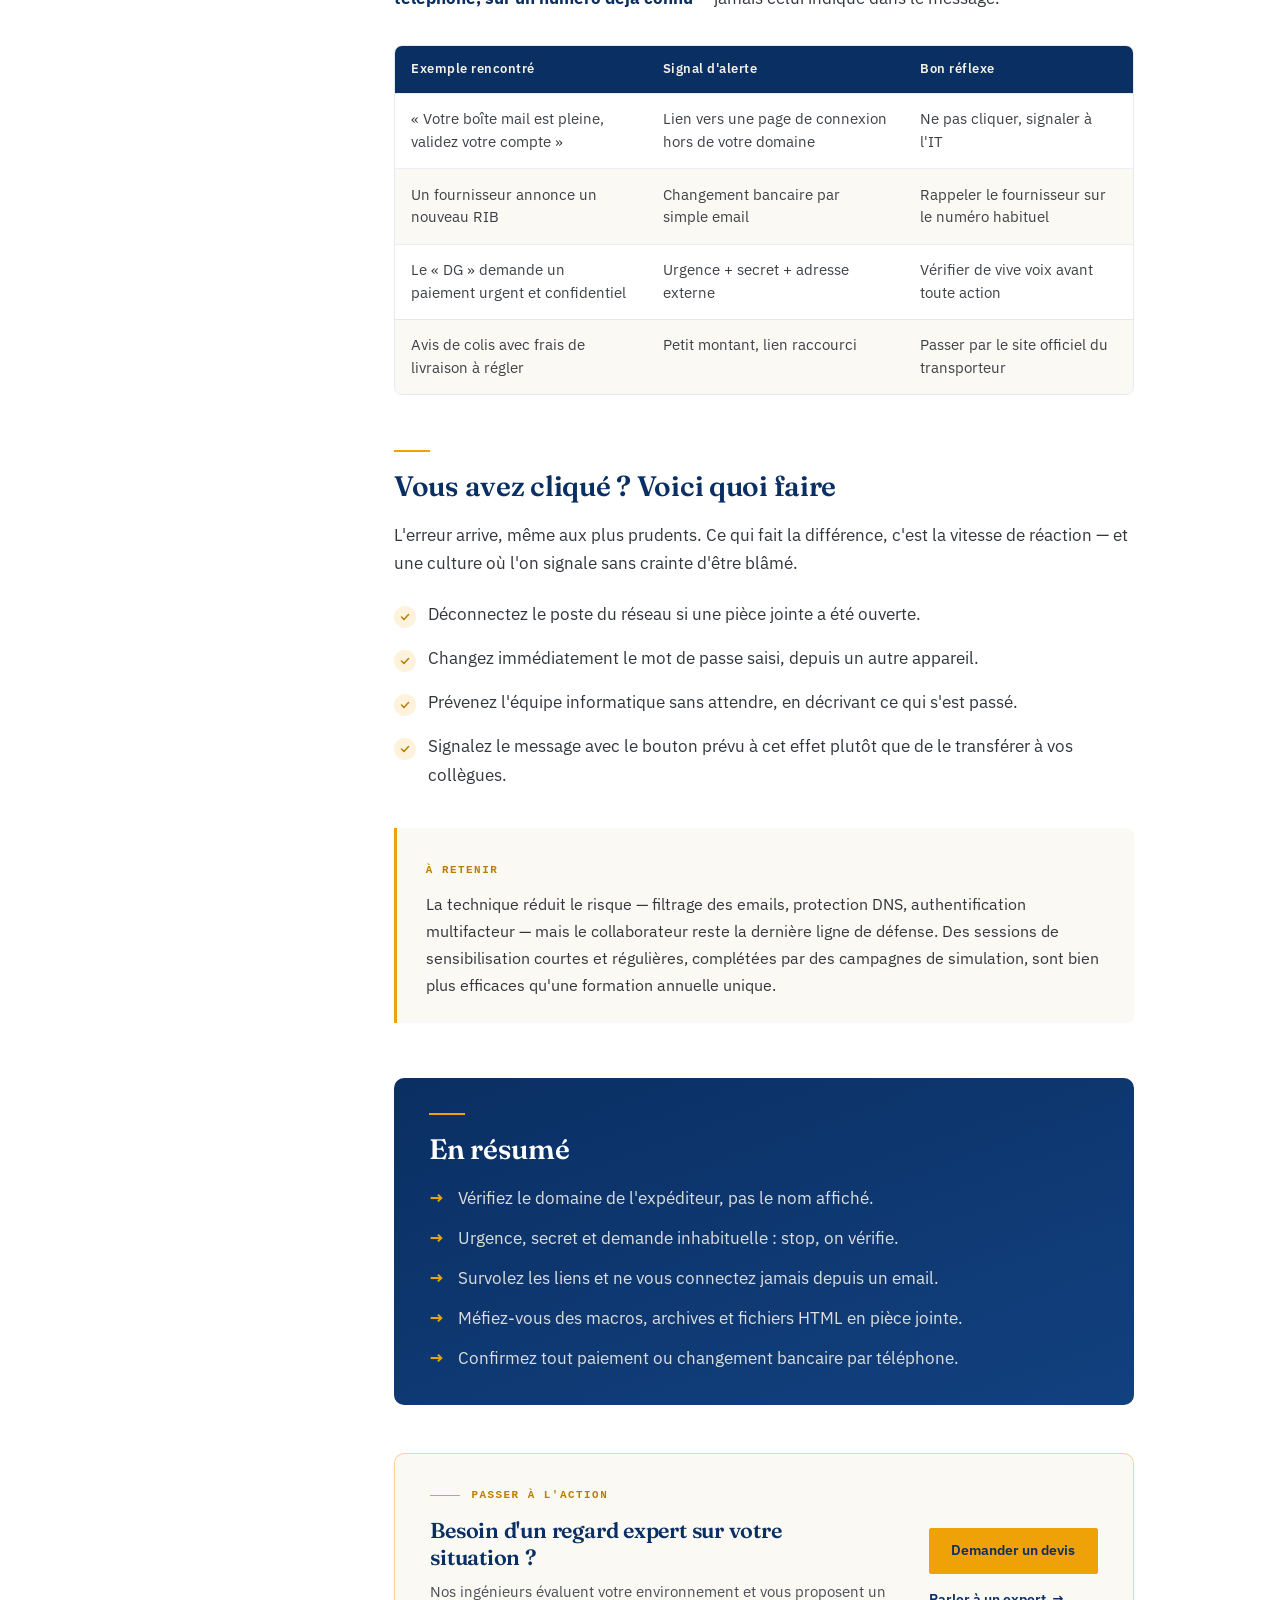
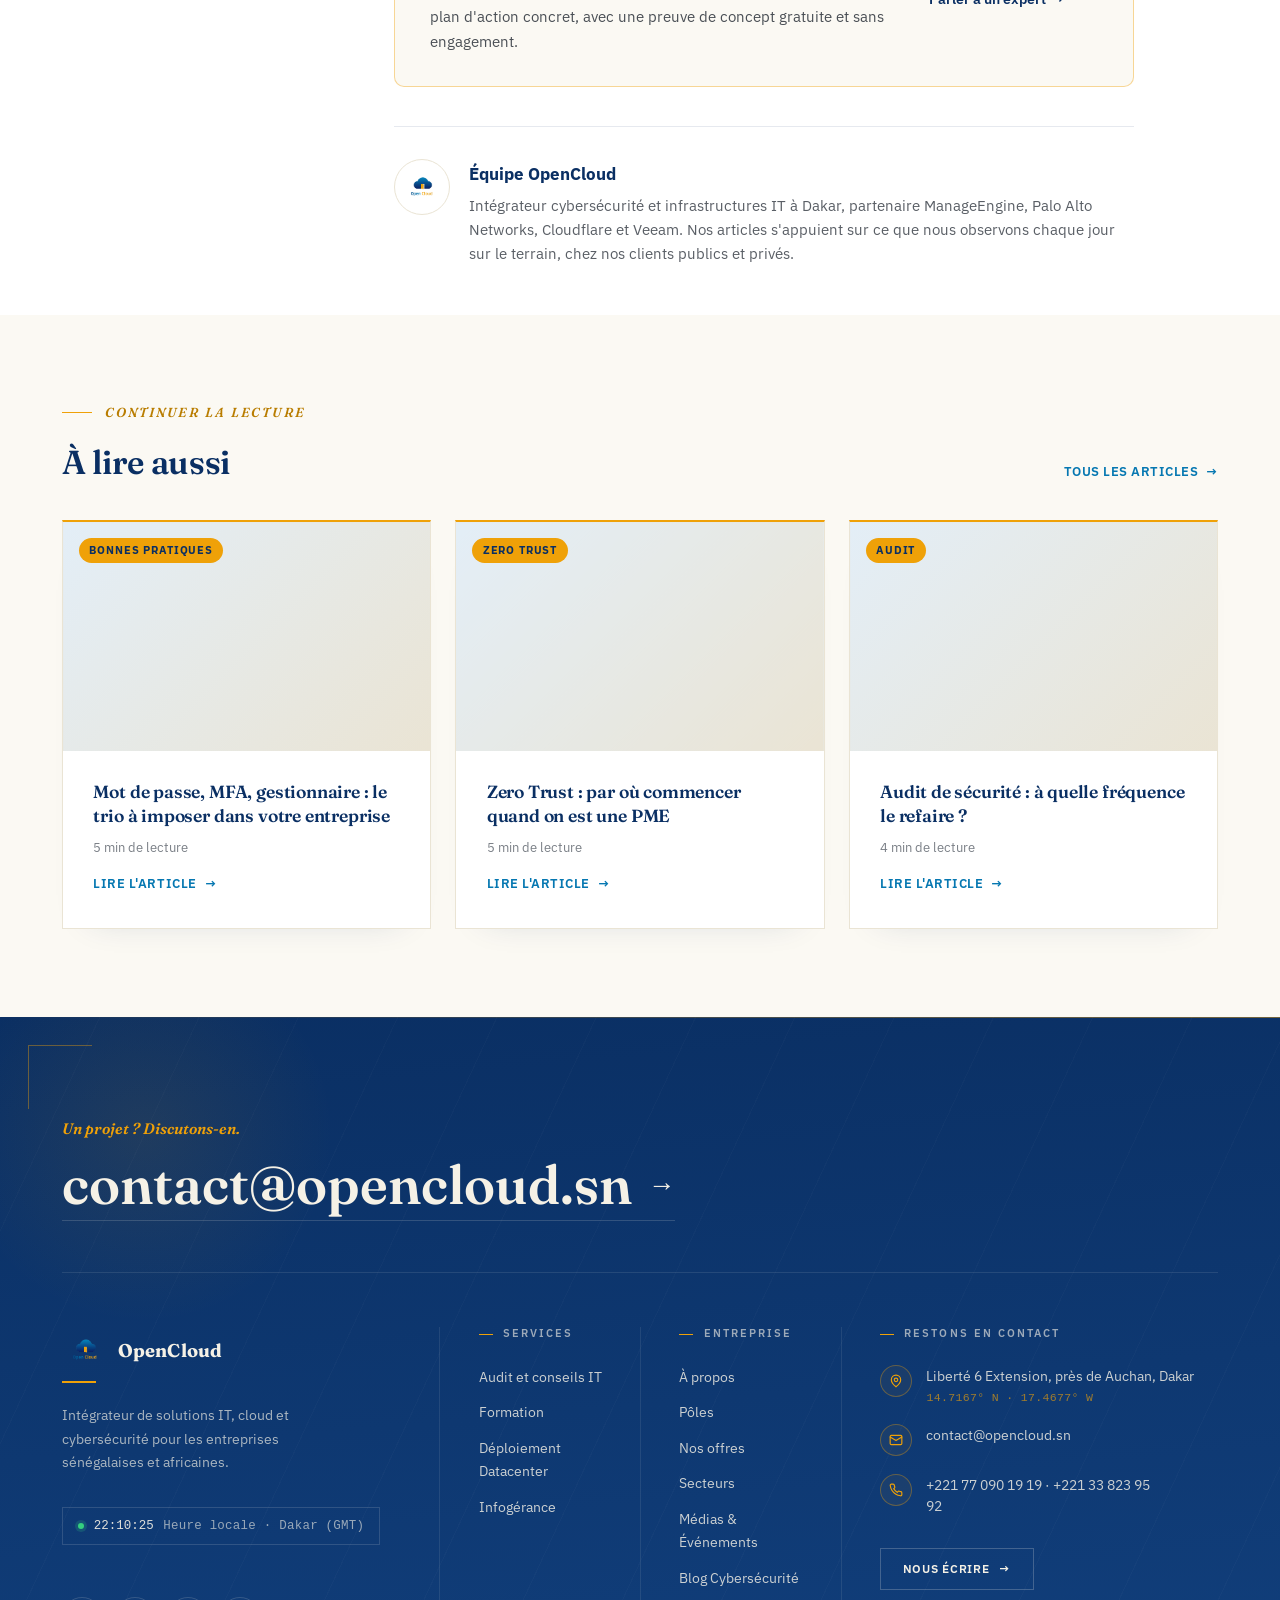
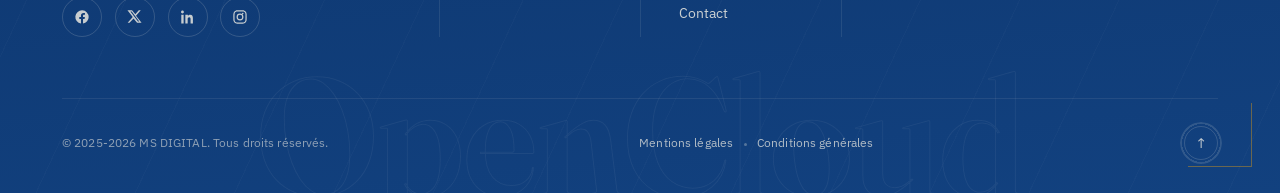
<file: article-reconnaitre-phishing.html>
<!doctype html>
<html lang="fr">
<head>
<meta charset="utf-8">
<meta name="viewport" content="width=device-width, initial-scale=1">
<title>5 réflexes pour reconnaître un email de phishing — Blog OpenCloud SN</title>
<meta name="description" content="Les 5 réflexes pour repérer un email de phishing : expéditeur, urgence, liens, pièces jointes et demandes inhabituelles. Exemples concrets et conduite à tenir.">
<meta property="og:type" content="article">
<meta property="og:title" content="5 réflexes pour reconnaître un email de phishing">
<meta property="og:description" content="Les 5 réflexes pour repérer un email de phishing : expéditeur, urgence, liens, pièces jointes et demandes inhabituelles. Exemples concrets et conduite à tenir.">
<meta property="og:image" content="https://images.pexels.com/photos/7821760/pexels-photo-7821760.jpeg?auto=compress&cs=tinysrgb&w=1800">
<link rel="icon" type="image/png" href="images/logo_open.png">

<link rel="preconnect" href="https://fonts.googleapis.com">
<link rel="preconnect" href="https://fonts.gstatic.com" crossorigin>
<link href="https://fonts.googleapis.com/css2?family=Fraunces:opsz,wght@9..144,500;9..144,600;9..144,700&family=IBM+Plex+Sans:wght@400;500;600;700&display=swap" rel="stylesheet">

<link rel="stylesheet" href="bootstrap.min.css">
<link rel="stylesheet" href="style.css?v=2">
</head>
<body>

<div class="scroll-progress" id="scrollProgress" aria-hidden="true"></div>

<!-- ===================== HEADER ===================== -->
<header class="site-header">
  <div class="container-xl d-flex align-items-center justify-content-between">
    <a href="index.html" class="brand"><img src="images/logo_open.png" alt="OpenCloud SN" class="brand-logo">OpenCloud</a>

    <nav class="d-none d-lg-flex align-items-center">
      <a href="index.html#a-propos" class="nav-link-custom">À propos</a>
      <a href="index.html#business-units" class="nav-link-custom">Pôles</a>
      <a href="index.html#services" class="nav-link-custom">Services</a>
      <div class="nav-dropdown dropdown">
        <button class="nav-link-custom nav-dropdown-toggle" type="button" data-bs-toggle="dropdown" aria-expanded="false">
          Ressources<span class="nav-dropdown-caret" aria-hidden="true"></span>
        </button>
        <ul class="dropdown-menu nav-dropdown-menu">
          <li><a class="dropdown-item" href="medias-evenements.html">Médias &amp; Événements</a></li>
          <li><a class="dropdown-item" href="blog-cybersecurite.html">Blog Cybersécurité</a></li>
        </ul>
      </div>
      <a href="index.html#contact" class="nav-link-custom">Contact</a>
    </nav>

    <div class="d-flex align-items-center gap-3">
      <a href="devis.html" class="btn-gold d-none d-lg-inline-flex">Demander un devis</a>
      <button type="button" class="nav-burger d-lg-none" data-bs-toggle="offcanvas" data-bs-target="#mobileNav" aria-controls="mobileNav" aria-label="Ouvrir le menu">
        <span></span><span></span><span></span>
      </button>
    </div>
  </div>
</header>

<!-- ===================== MENU MOBILE ===================== -->
<div class="offcanvas offcanvas-end mobile-nav" tabindex="-1" id="mobileNav" aria-labelledby="mobileNavLabel">
  <div class="offcanvas-header">
    <a href="index.html" class="brand" style="color:var(--paper);"><img src="images/logo_open.png" alt="OpenCloud SN" class="brand-logo" style="height:38px;">OpenCloud</a>
    <button type="button" class="btn-close btn-close-white" data-bs-dismiss="offcanvas" aria-label="Fermer"></button>
  </div>
  <div class="offcanvas-body">
    <nav class="mobile-nav-links">
      <a href="index.html#a-propos" data-bs-dismiss="offcanvas">À propos</a>
      <a href="index.html#business-units" data-bs-dismiss="offcanvas">Pôles</a>
      <a href="index.html#services" data-bs-dismiss="offcanvas">Services</a>
      <a href="medias-evenements.html" data-bs-dismiss="offcanvas">Médias &amp; Événements</a>
      <a href="blog-cybersecurite.html" data-bs-dismiss="offcanvas">Blog Cybersécurité</a>
      <a href="index.html#contact" data-bs-dismiss="offcanvas">Contact</a>
    </nav>

    <div class="mobile-nav-footer">
      <a href="devis.html" class="btn-gold" data-bs-dismiss="offcanvas">Demander un devis</a>
    </div>
  </div>
</div>

<!-- ===================== ARTICLE : EN-TÊTE ===================== -->
<section class="art-hero">
  <div class="art-hero-media" style="background-image:url('https://images.pexels.com/photos/7821760/pexels-photo-7821760.jpeg?auto=compress&cs=tinysrgb&w=1800');"></div>
  <div class="art-hero-overlay"></div>
  <div class="container-xl art-hero-inner">
    <nav class="art-breadcrumb" aria-label="Fil d'Ariane">
      <a href="index.html">Accueil</a><span aria-hidden="true">/</span><a href="blog-cybersecurite.html">Blog</a><span aria-hidden="true">/</span><span>Sensibilisation</span>
    </nav>
    <div class="art-hero-kicker"><span class="hero-kicker-line"></span>Sensibilisation</div>
    <h1 class="art-hero-title">5 réflexes pour reconnaître un email de phishing</h1>
    <p class="art-hero-lead">Expéditeur, urgence artificielle, lien suspect : les signaux qui doivent alerter vos équipes avant de cliquer, avec des exemples concrets rencontrés en entreprise.</p>
    <div class="art-hero-meta">
      <span class="art-author"><img src="images/logo_open.png" alt="" class="art-author-logo"><span><strong>Équipe OpenCloud</strong><small>Experts cybersécurité · Dakar</small></span></span>
      <span class="art-meta-pill"><svg width="15" height="15" viewBox="0 0 24 24" fill="none" stroke="currentColor" stroke-width="2" stroke-linecap="round" stroke-linejoin="round"><circle cx="12" cy="12" r="10"/><path d="M12 6v6l4 2"/></svg>5 min de lecture</span>
    </div>
  </div>
</section>

<!-- ===================== ARTICLE : CORPS ===================== -->
<section class="art-body-section">
  <div class="container-xl">
    <div class="art-layout">
      <aside class="art-aside">
        <div class="art-toc">
          <div class="art-toc-title">Sommaire</div>
          <div class="art-toc-progress" aria-hidden="true"><span id="artProgress"></span></div>
          <ol class="art-toc-list" id="artToc">
          <li><a href="#reflexe-1"><span class="art-toc-num">01</span><span>Réflexe n°1&nbsp;: vérifier l'expéditeur réel, pas le nom affiché</span></a></li>
          <li><a href="#reflexe-2"><span class="art-toc-num">02</span><span>Réflexe n°2&nbsp;: se méfier de l'urgence et de la pression</span></a></li>
          <li><a href="#reflexe-3"><span class="art-toc-num">03</span><span>Réflexe n°3&nbsp;: survoler les liens avant de cliquer</span></a></li>
          <li><a href="#reflexe-4"><span class="art-toc-num">04</span><span>Réflexe n°4&nbsp;: traiter les pièces jointes comme des colis inconnus</span></a></li>
          <li><a href="#reflexe-5"><span class="art-toc-num">05</span><span>Réflexe n°5&nbsp;: vérifier toute demande inhabituelle par un autre canal</span></a></li>
          <li><a href="#si-vous-avez-clique"><span class="art-toc-num">06</span><span>Vous avez cliqué&nbsp;? Voici quoi faire</span></a></li>
          <li><a href="#en-resume"><span class="art-toc-num">07</span><span>En résumé</span></a></li>
          </ol>
        </div>
        <div class="art-share">
          <div class="art-toc-title">Partager</div>
          <div class="art-share-row">
            <button type="button" class="art-share-btn" id="artCopyLink" aria-label="Copier le lien de l'article"><svg width="16" height="16" viewBox="0 0 24 24" fill="none" stroke="currentColor" stroke-width="2" stroke-linecap="round" stroke-linejoin="round"><path d="M10 13a5 5 0 0 0 7.54.54l3-3a5 5 0 0 0-7.07-7.07l-1.72 1.71"/><path d="M14 11a5 5 0 0 0-7.54-.54l-3 3a5 5 0 0 0 7.07 7.07l1.71-1.71"/></svg><span>Copier le lien</span></button>
            <a class="art-share-icon" id="artShareLinkedin" href="https://www.linkedin.com/sharing/share-offsite/" target="_blank" rel="noopener" aria-label="Partager sur LinkedIn"><svg width="16" height="16" viewBox="0 0 24 24" fill="currentColor"><path d="M4.98 3.5C4.98 4.88 3.87 6 2.5 6S0 4.88 0 3.5 1.12 1 2.5 1s2.48 1.12 2.48 2.5zM.5 8h4V23h-4V8zm7.5 0h3.8v2.05h.05c.53-1 1.83-2.05 3.77-2.05 4.03 0 4.78 2.65 4.78 6.1V23h-4v-6.9c0-1.65-.03-3.77-2.3-3.77-2.3 0-2.65 1.8-2.65 3.65V23h-4V8z"/></svg></a>
            <a class="art-share-icon" id="artShareWhatsapp" href="https://wa.me/" target="_blank" rel="noopener" aria-label="Partager sur WhatsApp"><svg width="16" height="16" viewBox="0 0 24 24" fill="currentColor"><path d="M17.5 14.4c-.3-.1-1.8-.9-2-1-.3-.1-.5-.1-.7.1-.2.3-.8 1-.9 1.2-.2.2-.3.2-.6.1-.3-.1-1.3-.5-2.4-1.5-.9-.8-1.5-1.8-1.7-2.1-.2-.3 0-.5.1-.6l.4-.5c.2-.2.2-.3.3-.5.1-.2 0-.4 0-.5l-.9-2.2c-.2-.6-.5-.5-.7-.5h-.6c-.2 0-.5.1-.8.4-.3.3-1 1-1 2.5s1.1 2.9 1.2 3.1c.1.2 2.1 3.2 5.1 4.5.7.3 1.3.5 1.7.6.7.2 1.4.2 1.9.1.6-.1 1.8-.7 2-1.4.2-.7.2-1.3.2-1.4-.1-.1-.3-.2-.6-.3zM12 2a10 10 0 0 0-8.6 15.1L2 22l5-1.3A10 10 0 1 0 12 2zm0 18.2c-1.5 0-3-.4-4.3-1.2l-.3-.2-3 .8.8-2.9-.2-.3A8.2 8.2 0 1 1 12 20.2z"/></svg></a>
          </div>
        </div>
        <div class="art-aside-cta">
          <span class="art-aside-cta-icon" aria-hidden="true"><svg width="20" height="20" viewBox="0 0 24 24" fill="none" stroke="currentColor" stroke-width="2" stroke-linecap="round" stroke-linejoin="round"><path d="M12 2 4 5v6c0 5 3.5 9 8 11 4.5-2 8-6 8-11V5l-8-3Z"/><path d="m9 12 2 2 4-4"/></svg></span>
          <strong>Un doute sur votre sécurité&nbsp;?</strong>
          <p>Nos experts évaluent votre situation et vous proposent un plan d'action concret.</p>
          <a href="devis.html" class="art-aside-cta-btn">Demander un audit<span aria-hidden="true">→</span></a>
        </div>
        <div class="art-aside-next">
          <div class="art-toc-title">À lire ensuite</div>
          <a href="article-mot-de-passe-mfa.html" class="art-next-link"><span class="art-next-tag">Bonnes pratiques</span><span class="art-next-title">Mot de passe, MFA, gestionnaire : le trio à imposer dans votre entreprise</span></a>
          <a href="article-zero-trust-pme.html" class="art-next-link"><span class="art-next-tag">Zero Trust</span><span class="art-next-title">Zero Trust : par où commencer quand on est une PME</span></a>
        </div>
      </aside>

      <article class="art-prose" id="artProse">
<p class="art-dropcap">Le phishing n'a pas besoin de failles techniques sophistiquées&nbsp;: il exploite la confiance, la fatigue et l'urgence. Un seul clic d'un collaborateur pressé peut suffire à livrer des identifiants de messagerie, à installer un logiciel malveillant ou à déclencher un virement frauduleux. La bonne nouvelle, c'est que la plupart des tentatives laissent des traces visibles — à condition de savoir où regarder.</p>
<p>Voici les cinq réflexes que nous enseignons lors de nos sessions de sensibilisation. Ils prennent quelques secondes et évitent l'essentiel des pièges.</p>

<h2 id="reflexe-1">Réflexe n°1&nbsp;: vérifier l'expéditeur réel, pas le nom affiché</h2>
<p>Le nom affiché («&nbsp;Service Comptabilité&nbsp;», «&nbsp;Direction Générale&nbsp;», «&nbsp;Microsoft 365&nbsp;») se falsifie en une seconde. Ce qui compte, c'est l'adresse complète, et surtout le <strong>domaine</strong> après le @.</p>
<ul class="art-checklist art-checklist-warn">
  <li>Domaines imitant le vôtre&nbsp;: <code>opencIoud.sn</code> (un i majuscule à la place du l), <code>opencloud-sn.com</code>, <code>opencloud.sn.secure-login.net</code>.</li>
  <li>Adresses personnelles pour un sujet professionnel&nbsp;: un «&nbsp;directeur&nbsp;» qui écrit depuis une adresse Gmail.</li>
  <li>Adresse de réponse différente de l'adresse d'envoi.</li>
</ul>
<aside class="art-callout art-callout-info"><span class="art-callout-label">Sur mobile</span><p>Les applications de messagerie mobiles n'affichent souvent que le nom. Touchez le nom de l'expéditeur pour révéler l'adresse complète avant toute action.</p></aside>

<h2 id="reflexe-2">Réflexe n°2&nbsp;: se méfier de l'urgence et de la pression</h2>
<p>L'attaquant veut vous empêcher de réfléchir. Il fabrique donc une urgence ou une menace&nbsp;: «&nbsp;votre compte sera suspendu dans 24&nbsp;heures&nbsp;», «&nbsp;dernier rappel avant pénalités&nbsp;», «&nbsp;je suis en réunion, j'ai besoin que tu règles ça tout de suite&nbsp;».</p>
<p>Un message qui combine urgence, confidentialité («&nbsp;n'en parle à personne&nbsp;») et demande d'action inhabituelle doit déclencher un arrêt immédiat. Les vraies urgences survivent à un appel de vérification de deux minutes.</p>

<h2 id="reflexe-3">Réflexe n°3&nbsp;: survoler les liens avant de cliquer</h2>
<p>Sur ordinateur, passez la souris sur le lien sans cliquer&nbsp;: l'adresse de destination s'affiche en bas de la fenêtre. Sur mobile, appuyez longuement. Posez-vous trois questions&nbsp;:</p>
<ol class="art-steps">
  <li><h3>Le domaine est-il le bon&nbsp;?</h3><p>Lisez-le de droite à gauche à partir du premier «&nbsp;/&nbsp;». Dans <code>banque.sn.verification-compte.com/login</code>, le vrai domaine est <code>verification-compte.com</code>, pas votre banque.</p></li>
  <li><h3>Le lien correspond-il au texte&nbsp;?</h3><p>Un bouton «&nbsp;Accéder à votre facture&nbsp;» qui pointe vers un service de partage de fichiers inconnu est un signal fort.</p></li>
  <li><h3>Demande-t-on de se connecter&nbsp;?</h3><p>Une page de connexion atteinte depuis un email est suspecte par nature. Passez plutôt par vos favoris ou en tapant l'adresse vous-même.</p></li>
</ol>

<h2 id="reflexe-4">Réflexe n°4&nbsp;: traiter les pièces jointes comme des colis inconnus</h2>
<p>Factures, bons de commande, CV, avis de livraison&nbsp;: les pièces jointes piégées imitent le quotidien. Soyez particulièrement vigilant avec&nbsp;:</p>
<ul class="art-checklist art-checklist-warn">
  <li>Les documents Office qui demandent d'«&nbsp;activer le contenu&nbsp;» ou les macros.</li>
  <li>Les archives <code>.zip</code>, <code>.rar</code> ou <code>.iso</code>, surtout protégées par un mot de passe fourni dans le message.</li>
  <li>Les fichiers <code>.html</code> ou <code>.htm</code>, qui ouvrent une fausse page de connexion directement dans le navigateur.</li>
  <li>Les doubles extensions du type <code>facture.pdf.exe</code>.</li>
</ul>

<h2 id="reflexe-5">Réflexe n°5&nbsp;: vérifier toute demande inhabituelle par un autre canal</h2>
<p>La fraude la plus coûteuse n'est pas toujours la plus technique. Dans la <strong>fraude au président</strong> ou au <strong>changement de coordonnées bancaires</strong>, aucun lien ni pièce jointe&nbsp;: seulement un email crédible demandant un virement ou la mise à jour du RIB d'un fournisseur.</p>
<p>La parade est organisationnelle&nbsp;: toute demande de virement, de changement de coordonnées bancaires, de cartes cadeaux ou de transfert de fonds via mobile money est confirmée <strong>par téléphone, sur un numéro déjà connu</strong> — jamais celui indiqué dans le message.</p>

<div class="art-table-wrap">
<table class="art-table">
  <thead><tr><th>Exemple rencontré</th><th>Signal d'alerte</th><th>Bon réflexe</th></tr></thead>
  <tbody>
    <tr><td>«&nbsp;Votre boîte mail est pleine, validez votre compte&nbsp;»</td><td>Lien vers une page de connexion hors de votre domaine</td><td>Ne pas cliquer, signaler à l'IT</td></tr>
    <tr><td>Un fournisseur annonce un nouveau RIB</td><td>Changement bancaire par simple email</td><td>Rappeler le fournisseur sur le numéro habituel</td></tr>
    <tr><td>Le «&nbsp;DG&nbsp;» demande un paiement urgent et confidentiel</td><td>Urgence + secret + adresse externe</td><td>Vérifier de vive voix avant toute action</td></tr>
    <tr><td>Avis de colis avec frais de livraison à régler</td><td>Petit montant, lien raccourci</td><td>Passer par le site officiel du transporteur</td></tr>
  </tbody>
</table>
</div>

<h2 id="si-vous-avez-clique">Vous avez cliqué&nbsp;? Voici quoi faire</h2>
<p>L'erreur arrive, même aux plus prudents. Ce qui fait la différence, c'est la vitesse de réaction — et une culture où l'on signale sans crainte d'être blâmé.</p>
<ul class="art-checklist">
  <li>Déconnectez le poste du réseau si une pièce jointe a été ouverte.</li>
  <li>Changez immédiatement le mot de passe saisi, depuis un autre appareil.</li>
  <li>Prévenez l'équipe informatique sans attendre, en décrivant ce qui s'est passé.</li>
  <li>Signalez le message avec le bouton prévu à cet effet plutôt que de le transférer à vos collègues.</li>
</ul>

<aside class="art-callout"><span class="art-callout-label">À retenir</span><p>La technique réduit le risque — filtrage des emails, protection DNS, authentification multifacteur — mais le collaborateur reste la dernière ligne de défense. Des sessions de sensibilisation courtes et régulières, complétées par des campagnes de simulation, sont bien plus efficaces qu'une formation annuelle unique.</p></aside>

<div class="art-summary">
  <h2 id="en-resume">En résumé</h2>
  <ul>
    <li>Vérifiez le domaine de l'expéditeur, pas le nom affiché.</li>
    <li>Urgence, secret et demande inhabituelle&nbsp;: stop, on vérifie.</li>
    <li>Survolez les liens et ne vous connectez jamais depuis un email.</li>
    <li>Méfiez-vous des macros, archives et fichiers HTML en pièce jointe.</li>
    <li>Confirmez tout paiement ou changement bancaire par téléphone.</li>
  </ul>
</div>
        <div class="art-cta">
          <div>
            <div class="art-cta-eyebrow"><span class="hero-kicker-line"></span>Passer à l'action</div>
            <h2 class="art-cta-title">Besoin d'un regard expert sur votre situation&nbsp;?</h2>
            <p>Nos ingénieurs évaluent votre environnement et vous proposent un plan d'action concret, avec une preuve de concept gratuite et sans engagement.</p>
          </div>
          <div class="art-cta-actions">
            <a href="devis.html" class="btn-gold btn-arrow">Demander un devis</a>
            <a href="index.html#contact" class="art-cta-link">Parler à un expert<span aria-hidden="true">→</span></a>
          </div>
        </div>

        <div class="art-author-box">
          <img src="images/logo_open.png" alt="" class="art-author-box-logo">
          <div>
            <strong>Équipe OpenCloud</strong>
            <p>Intégrateur cybersécurité et infrastructures IT à Dakar, partenaire ManageEngine, Palo Alto Networks, Cloudflare et Veeam. Nos articles s'appuient sur ce que nous observons chaque jour sur le terrain, chez nos clients publics et privés.</p>
          </div>
        </div>
      </article>
    </div>
  </div>
</section>

<!-- ===================== À LIRE AUSSI ===================== -->
<section class="section art-related">
  <div class="container-xl">
    <div class="art-related-head">
      <div>
        <div class="art-hero-kicker art-related-kicker"><span class="hero-kicker-line"></span>Continuer la lecture</div>
        <h2 class="section-title">À lire aussi</h2>
      </div>
      <a href="blog-cybersecurite.html" class="bu-more">Tous les articles<span aria-hidden="true">→</span></a>
    </div>
    <div class="row g-4">
      <div class="col-md-6 col-lg-4">
        <a href="article-mot-de-passe-mfa.html" class="blog-card art-related-card">
          <div class="blog-card-media" style="background-image:url('https://images.pexels.com/photos/17155842/pexels-photo-17155842.jpeg?auto=compress&cs=tinysrgb&w=800'), linear-gradient(135deg, var(--teal-soft), var(--paper-dim));"><span class="media-tag">Bonnes pratiques</span></div>
          <div class="blog-card-body">
            <h3>Mot de passe, MFA, gestionnaire : le trio à imposer dans votre entreprise</h3>
            <span class="art-related-meta">5 min de lecture</span>
            <span class="bu-more">Lire l'article<span aria-hidden="true">→</span></span>
          </div>
        </a>
      </div>
      <div class="col-md-6 col-lg-4">
        <a href="article-zero-trust-pme.html" class="blog-card art-related-card">
          <div class="blog-card-media" style="background-image:url('https://images.pexels.com/photos/442150/pexels-photo-442150.jpeg?auto=compress&cs=tinysrgb&w=800'), linear-gradient(135deg, var(--teal-soft), var(--paper-dim));"><span class="media-tag">Zero Trust</span></div>
          <div class="blog-card-body">
            <h3>Zero Trust : par où commencer quand on est une PME</h3>
            <span class="art-related-meta">5 min de lecture</span>
            <span class="bu-more">Lire l'article<span aria-hidden="true">→</span></span>
          </div>
        </a>
      </div>
      <div class="col-md-6 col-lg-4">
        <a href="article-frequence-audit-securite.html" class="blog-card art-related-card">
          <div class="blog-card-media" style="background-image:url('https://images.pexels.com/photos/7821674/pexels-photo-7821674.jpeg?auto=compress&cs=tinysrgb&w=800'), linear-gradient(135deg, var(--teal-soft), var(--paper-dim));"><span class="media-tag">Audit</span></div>
          <div class="blog-card-body">
            <h3>Audit de sécurité : à quelle fréquence le refaire ?</h3>
            <span class="art-related-meta">4 min de lecture</span>
            <span class="bu-more">Lire l'article<span aria-hidden="true">→</span></span>
          </div>
        </a>
      </div>
    </div>
  </div>
</section>

<!-- ===================== FOOTER ===================== -->
<footer>
  <span class="hero-frame hero-frame-tl" aria-hidden="true"></span>
  <span class="hero-frame hero-frame-br" aria-hidden="true"></span>
  <span class="footer-spotlight" aria-hidden="true"></span>
  <span class="footer-watermark" aria-hidden="true">OpenCloud</span>

  <div class="container-xl">
    <div class="footer-lead">
      <p class="footer-lead-eyebrow">Un projet&nbsp;? Discutons-en.</p>
      <a href="mailto:contact@opencloud.sn" class="footer-lead-email">
        contact@opencloud.sn
        <span class="footer-lead-arrow" aria-hidden="true">→</span>
      </a>
    </div>

    <div class="row g-5">
      <div class="col-lg-4 footer-col">
        <div class="brand mb-2" style="color:var(--paper);">
          <img src="images/logo_open.png" alt="OpenCloud SN" class="brand-logo brand-logo-lg">OpenCloud
        </div>
        <span class="footer-brand-rule"></span>
        <p class="footer-tagline">Intégrateur de solutions IT, cloud et cybersécurité pour les entreprises sénégalaises et africaines.</p>

        <div class="footer-clock">
          <span class="footer-clock-dot" aria-hidden="true"></span>
          <span id="footerClockTime">--:--:--</span>
          <span class="footer-clock-tz">Heure locale · Dakar (GMT)</span>
        </div>

        <div class="social-links">
          <a href="#" aria-label="Facebook" class="icon-facebook"><svg viewBox="0 0 24 24" fill="currentColor"><path d="M22 12a10 10 0 1 0-11.56 9.88v-6.99H7.9V12h2.54V9.8c0-2.5 1.49-3.89 3.77-3.89 1.09 0 2.23.2 2.23.2v2.45h-1.26c-1.24 0-1.63.77-1.63 1.56V12h2.78l-.44 2.89h-2.34v6.99A10 10 0 0 0 22 12z"/></svg></a>
          <a href="#" aria-label="X" class="icon-x"><svg viewBox="0 0 24 24" fill="currentColor"><path d="M18.9 2H22l-7.6 8.7L23.3 22h-7.2l-5.6-6.9L4 22H1l8.2-9.4L.7 2h7.4l5.1 6.3L18.9 2zm-1.3 18h2L7.5 4H5.4l12.2 16z"/></svg></a>
          <a href="#" aria-label="LinkedIn" class="icon-linkedin"><svg viewBox="0 0 24 24" fill="currentColor"><path d="M4.98 3.5C4.98 4.88 3.87 6 2.5 6S0 4.88 0 3.5 1.12 1 2.5 1s2.48 1.12 2.48 2.5zM.5 8h4V23h-4V8zm7.5 0h3.8v2.05h.05c.53-1 1.83-2.05 3.77-2.05 4.03 0 4.78 2.65 4.78 6.1V23h-4v-6.9c0-1.65-.03-3.77-2.3-3.77-2.3 0-2.65 1.8-2.65 3.65V23h-4V8z"/></svg></a>
          <a href="#" aria-label="Instagram" class="icon-instagram"><svg viewBox="0 0 24 24" fill="currentColor"><path d="M12 2c-2.7 0-3.05.01-4.12.06-1.06.05-1.79.22-2.43.47-.66.26-1.22.6-1.77 1.16-.56.55-.9 1.11-1.16 1.77-.25.64-.42 1.37-.47 2.43C2 8.95 2 9.3 2 12s.01 3.05.06 4.12c.05 1.06.22 1.79.47 2.43.26.66.6 1.22 1.16 1.77.55.56 1.11.9 1.77 1.16.64.25 1.37.42 2.43.47C8.95 22 9.3 22 12 22s3.05-.01 4.12-.06c1.06-.05 1.79-.22 2.43-.47.66-.26 1.22-.6 1.77-1.16.56-.55.9-1.11 1.16-1.77.25-.64.42-1.37.47-2.43.05-1.07.06-1.42.06-4.12s-.01-3.05-.06-4.12c-.05-1.06-.22-1.79-.47-2.43-.26-.66-.6-1.22-1.16-1.77-.55-.56-1.11-.9-1.77-1.16-.64-.25-1.37-.42-2.43-.47C15.05 2.01 14.7 2 12 2zm0 1.8c2.67 0 2.99.01 4.04.06.97.04 1.5.21 1.85.35.47.18.8.4 1.15.75.35.35.57.68.75 1.15.14.35.31.88.35 1.85.05 1.05.06 1.37.06 4.04s-.01 2.99-.06 4.04c-.04.97-.21 1.5-.35 1.85-.18.47-.4.8-.75 1.15-.35.35-.68.57-1.15.75-.35.14-.88.31-1.85.35-1.05.05-1.37.06-4.04.06s-2.99-.01-4.04-.06c-.97-.04-1.5-.21-1.85-.35-.47-.18-.8-.4-1.15-.75-.35-.35-.57-.68-.75-1.15-.14-.35-.31-.88-.35-1.85C3.81 14.99 3.8 14.67 3.8 12s.01-2.99.06-4.04c.04-.97.21-1.5.35-1.85.18-.47.4-.8.75-1.15.35-.35.68-.57 1.15-.75.35-.14.88-.31 1.85-.35C9.01 3.81 9.33 3.8 12 3.8zm0 3.05A5.15 5.15 0 1 0 17.15 12 5.15 5.15 0 0 0 12 6.85zm0 8.5A3.35 3.35 0 1 1 15.35 12 3.35 3.35 0 0 1 12 15.35zm5.35-8.7a1.2 1.2 0 1 1-1.2-1.2 1.2 1.2 0 0 1 1.2 1.2z"/></svg></a>
        </div>
      </div>
      <div class="col-6 col-lg-2 footer-col">
        <h5>Services</h5>
        <p><a href="index.html#services">Audit et conseils IT</a></p>
        <p><a href="index.html#services">Formation</a></p>
        <p><a href="index.html#services">Déploiement Datacenter</a></p>
        <p><a href="index.html#services">Infogérance</a></p>
      </div>
      <div class="col-6 col-lg-2 footer-col">
        <h5>Entreprise</h5>
        <p><a href="index.html#a-propos">À propos</a></p>
        <p><a href="index.html#business-units">Pôles</a></p>
        <p><a href="index.html#offres">Nos offres</a></p>
        <p><a href="index.html#secteurs">Secteurs</a></p>
        <p><a href="medias-evenements.html">Médias &amp; Événements</a></p>
        <p><a href="blog-cybersecurite.html">Blog Cybersécurité</a></p>
        <p><a href="index.html#contact">Contact</a></p>
      </div>
      <div class="col-lg-4 footer-col">
        <h5>Restons en contact</h5>
        <div class="footer-contact-list">
          <div class="footer-contact-item">
            <span class="footer-contact-icon" aria-hidden="true"><svg width="14" height="14" viewBox="0 0 24 24" fill="none" stroke="currentColor" stroke-width="2" stroke-linecap="round" stroke-linejoin="round"><path d="M20 10c0 6-8 12-8 12s-8-6-8-12a8 8 0 0 1 16 0Z"/><circle cx="12" cy="10" r="3"/></svg></span>
            <span>Liberté 6 Extension, près de Auchan, Dakar<span class="footer-coords">14.7167° N · 17.4677° W</span></span>
          </div>
          <div class="footer-contact-item footer-copy" data-copy="contact@opencloud.sn" tabindex="0" role="button">
            <span class="footer-contact-icon" aria-hidden="true"><svg width="14" height="14" viewBox="0 0 24 24" fill="none" stroke="currentColor" stroke-width="2" stroke-linecap="round" stroke-linejoin="round"><rect x="2" y="4" width="20" height="16" rx="2"/><path d="m22 7-10 6L2 7"/></svg></span>
            <span>contact@opencloud.sn</span>
            <span class="footer-copy-hint" aria-hidden="true">Copier</span>
          </div>
          <div class="footer-contact-item footer-copy" data-copy="+221 77 090 19 19" tabindex="0" role="button">
            <span class="footer-contact-icon" aria-hidden="true"><svg width="14" height="14" viewBox="0 0 24 24" fill="none" stroke="currentColor" stroke-width="2" stroke-linecap="round" stroke-linejoin="round"><path d="M22 16.92v3a2 2 0 0 1-2.18 2 19.79 19.79 0 0 1-8.63-3.07 19.5 19.5 0 0 1-6-6 19.79 19.79 0 0 1-3.07-8.67A2 2 0 0 1 4.11 2h3a2 2 0 0 1 2 1.72c.127.96.362 1.903.7 2.81a2 2 0 0 1-.45 2.11L8.09 9.91a16 16 0 0 0 6 6l1.27-1.27a2 2 0 0 1 2.11-.45c.907.338 1.85.573 2.81.7A2 2 0 0 1 22 16.92Z"/></svg></span>
            <span>+221 77 090 19 19 · +221 33 823 95 92</span>
            <span class="footer-copy-hint" aria-hidden="true">Copier</span>
          </div>
        </div>
        <a href="index.html#contact" class="footer-cta">Nous écrire<span aria-hidden="true">→</span></a>
      </div>
    </div>
    <div class="footer-bottom d-flex flex-wrap align-items-center justify-content-between gap-2">
      <span>© 2025-2026 MS DIGITAL. Tous droits réservés.</span>
      <span class="footer-legal"><a href="#">Mentions légales</a><span class="footer-dot"></span><a href="#">Conditions générales</a></span>
      <a href="#" class="footer-top" aria-label="Retour en haut de page">
        <span aria-hidden="true">↑</span>
      </a>
    </div>
  </div>
</footer>

<script src="bootstrap.bundle.min.js"></script>
<script src="footer.js"></script>
<script src="article.js"></script>
</body>
</html>
</file>
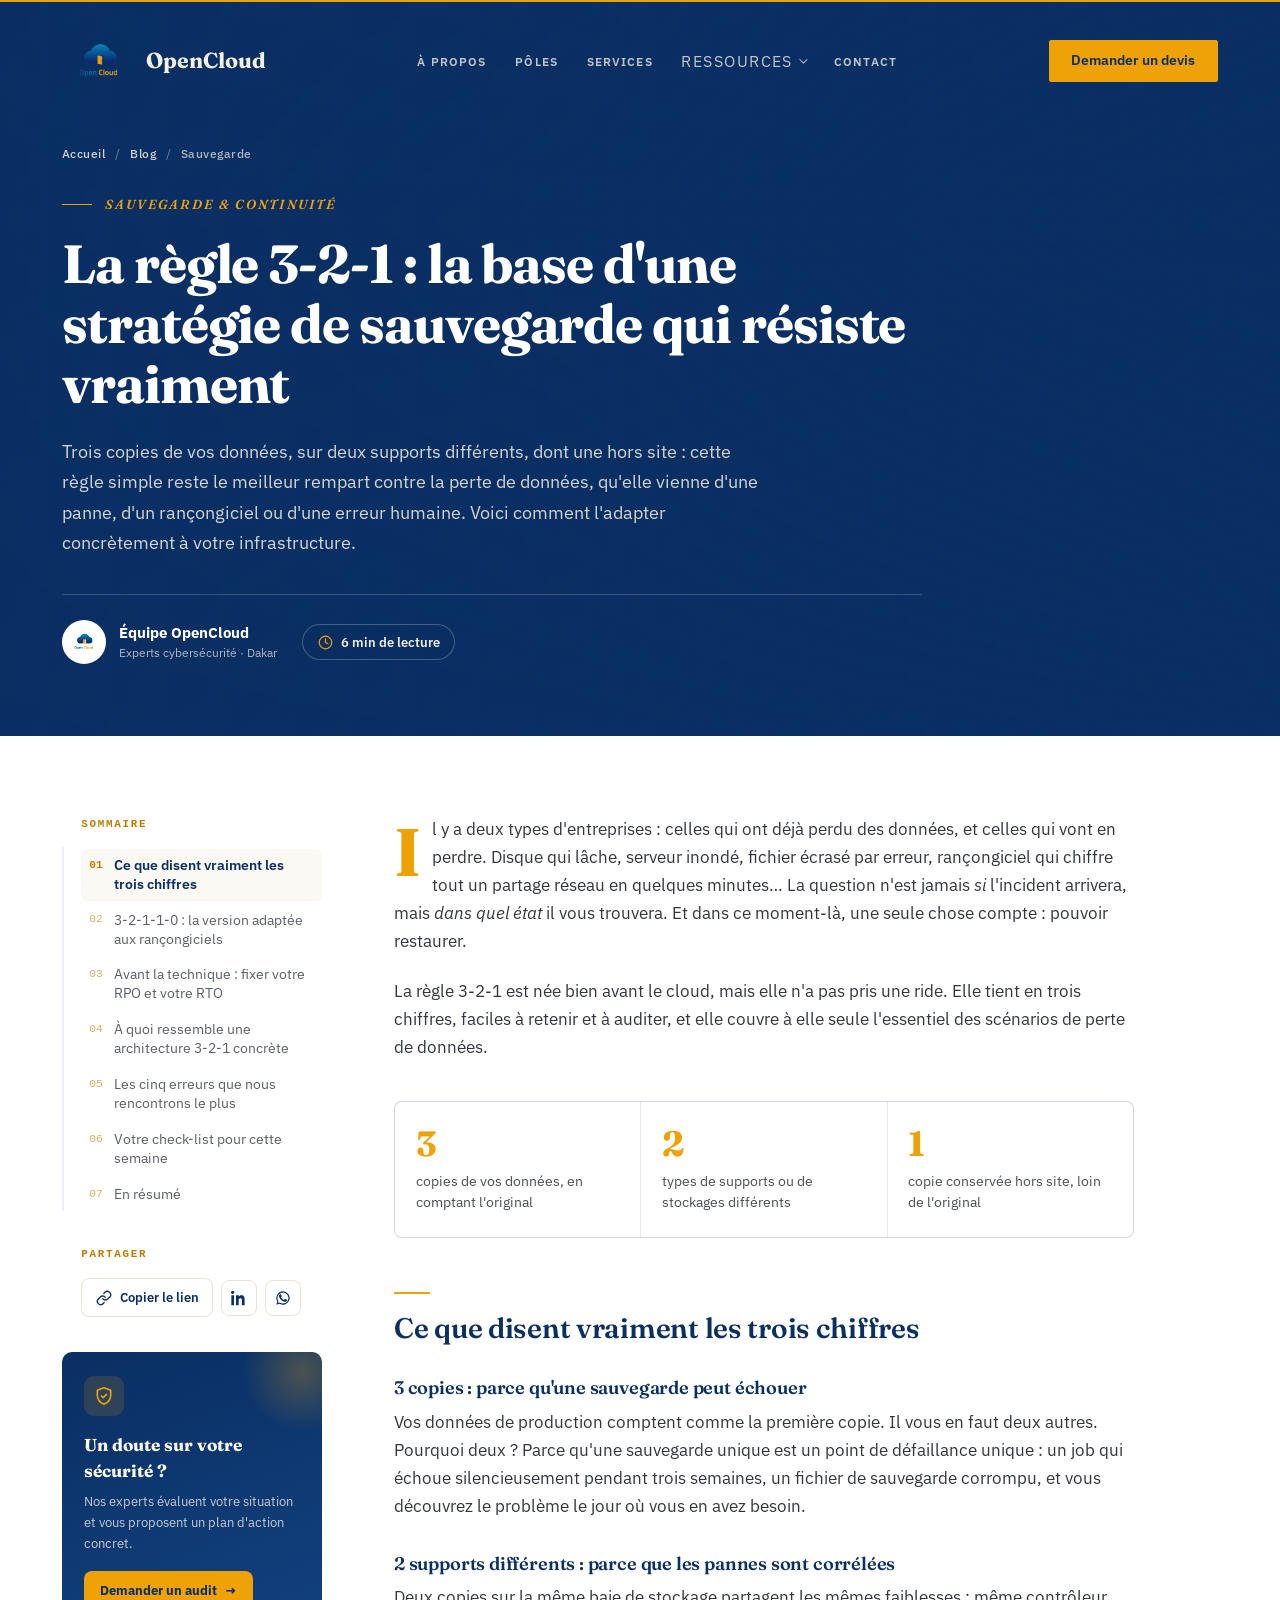
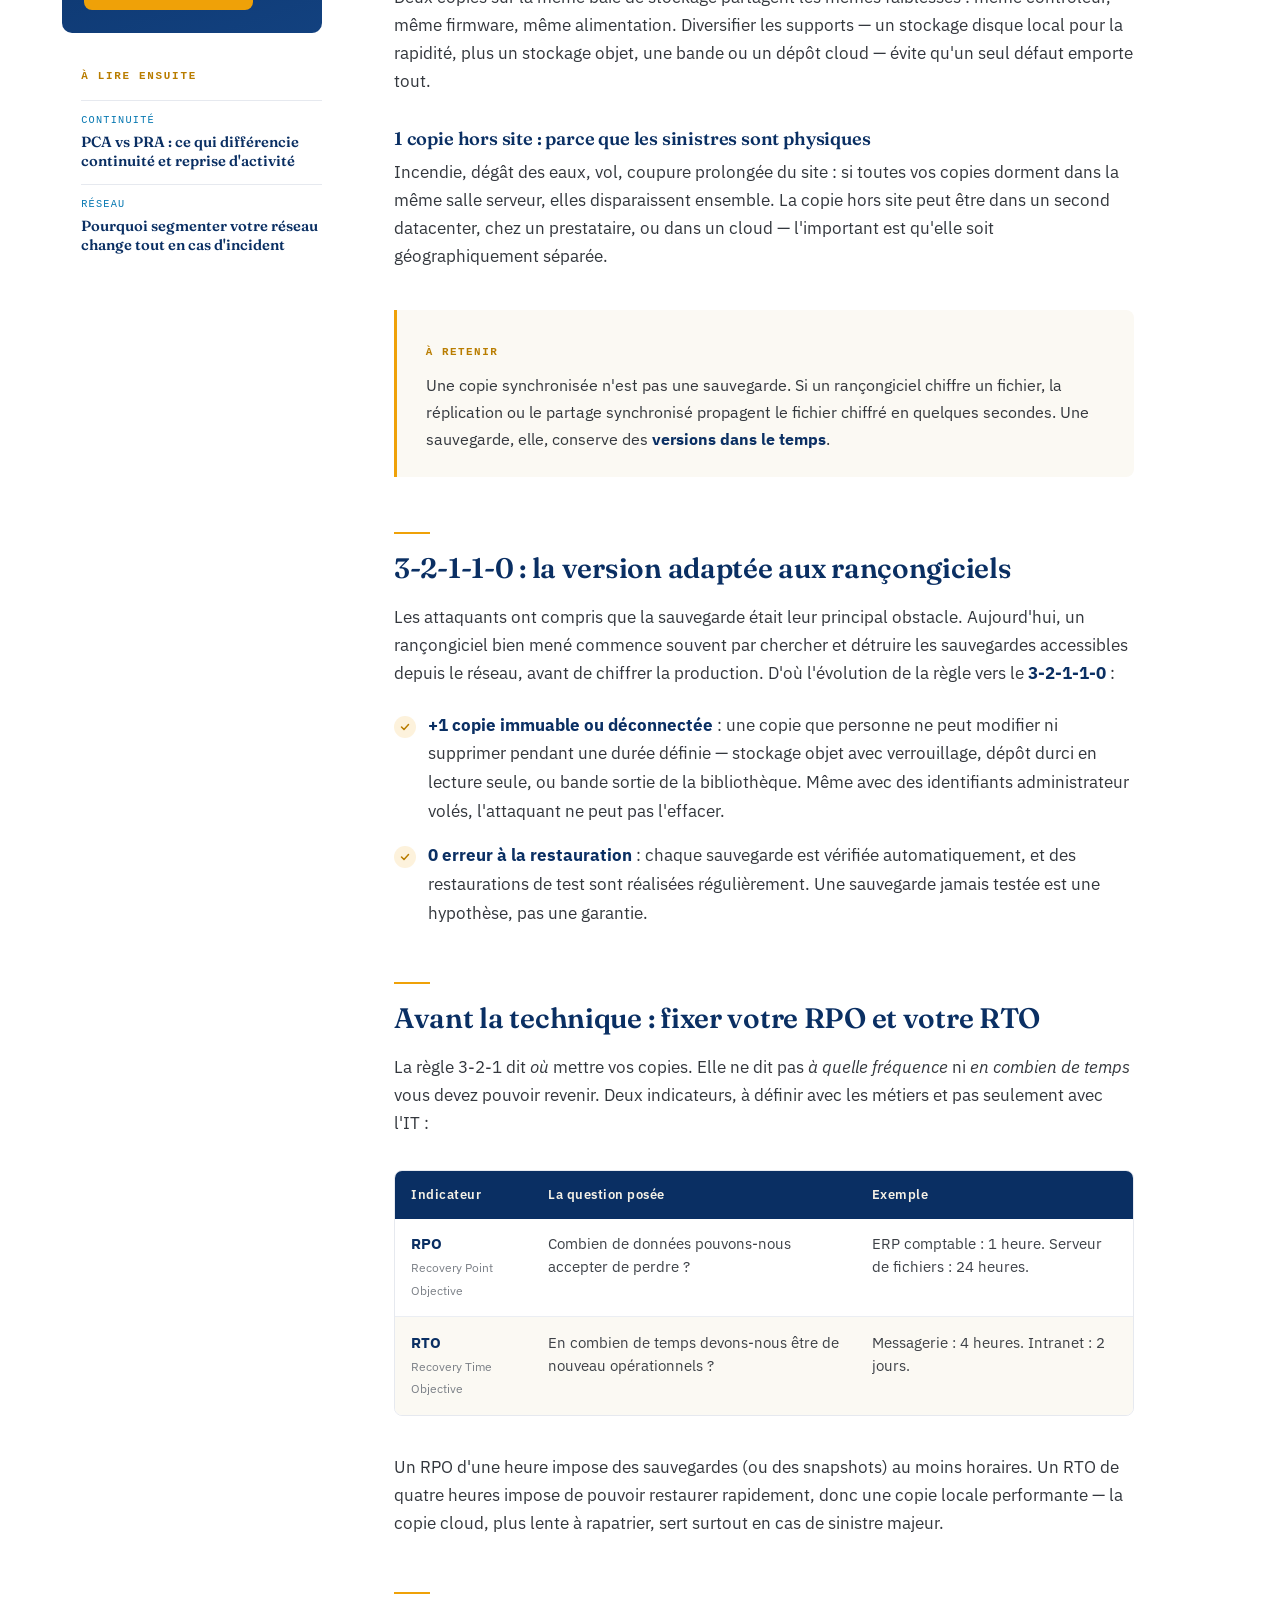
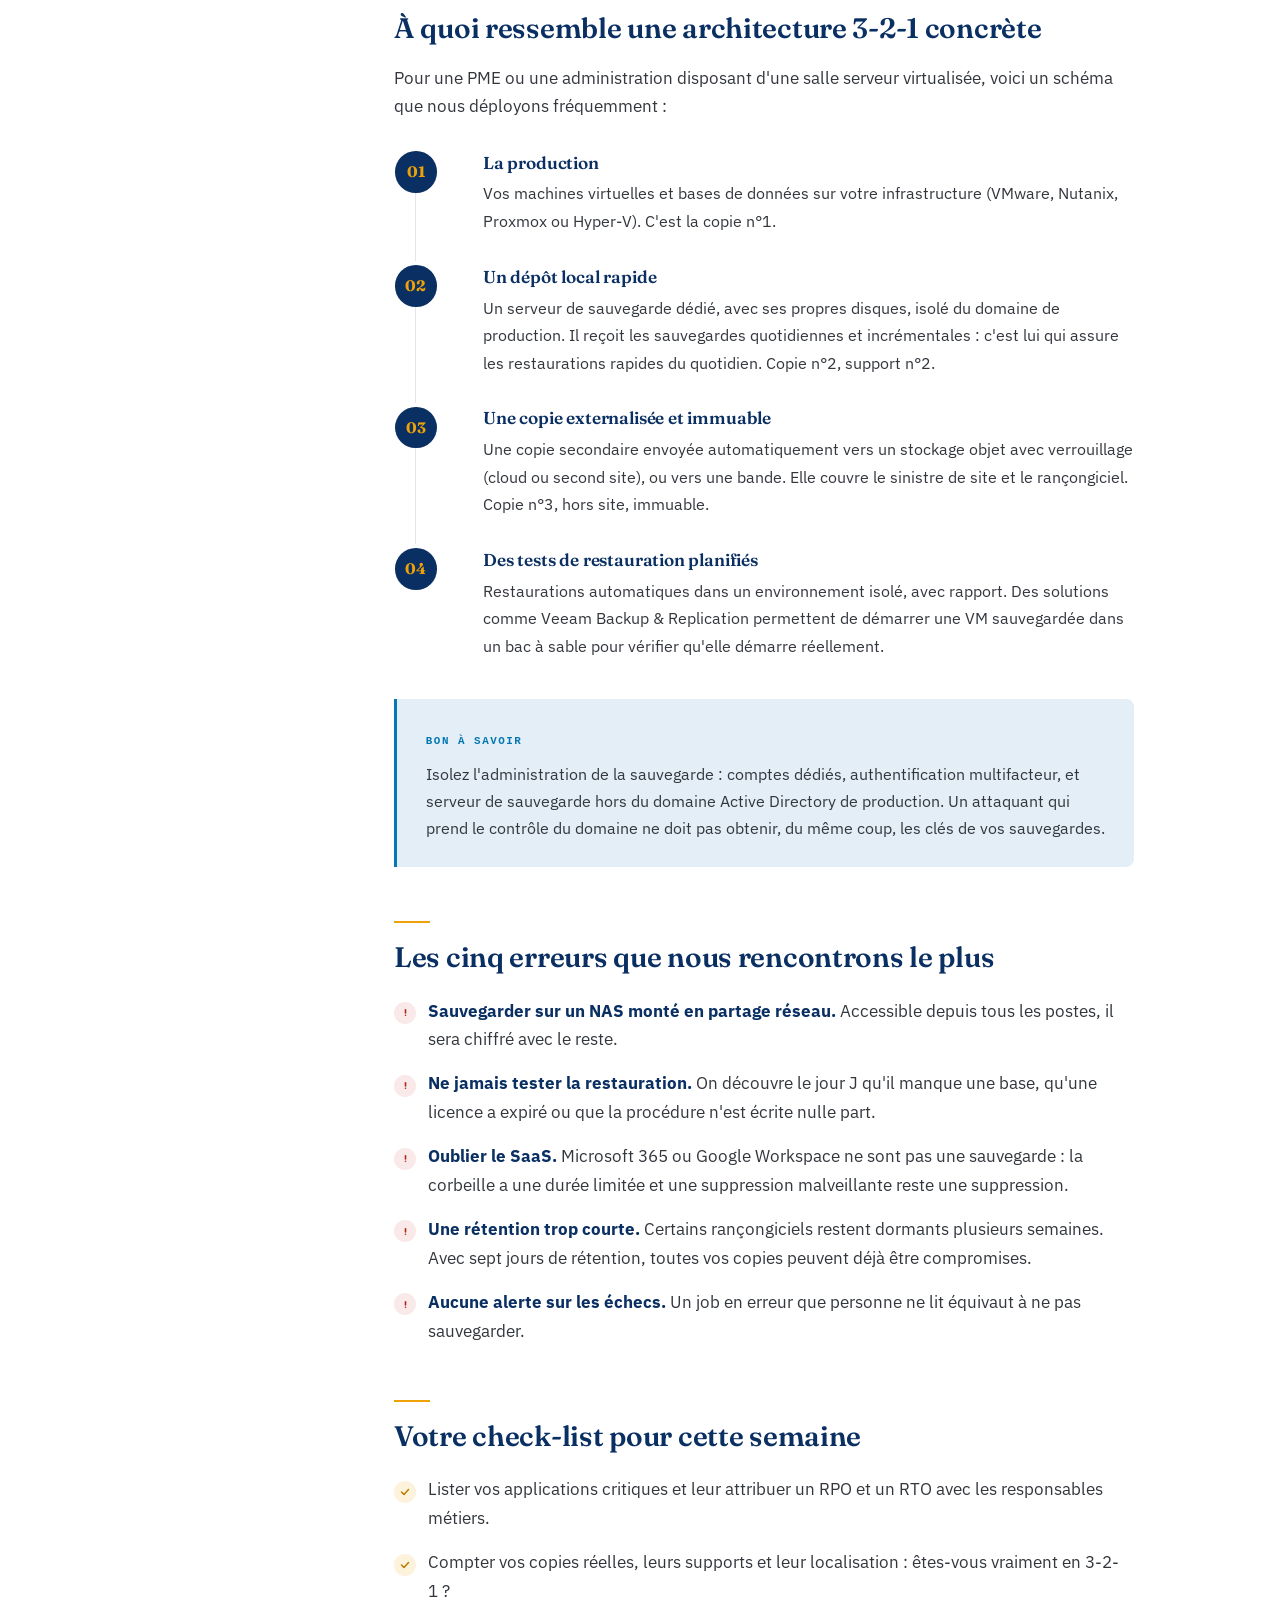
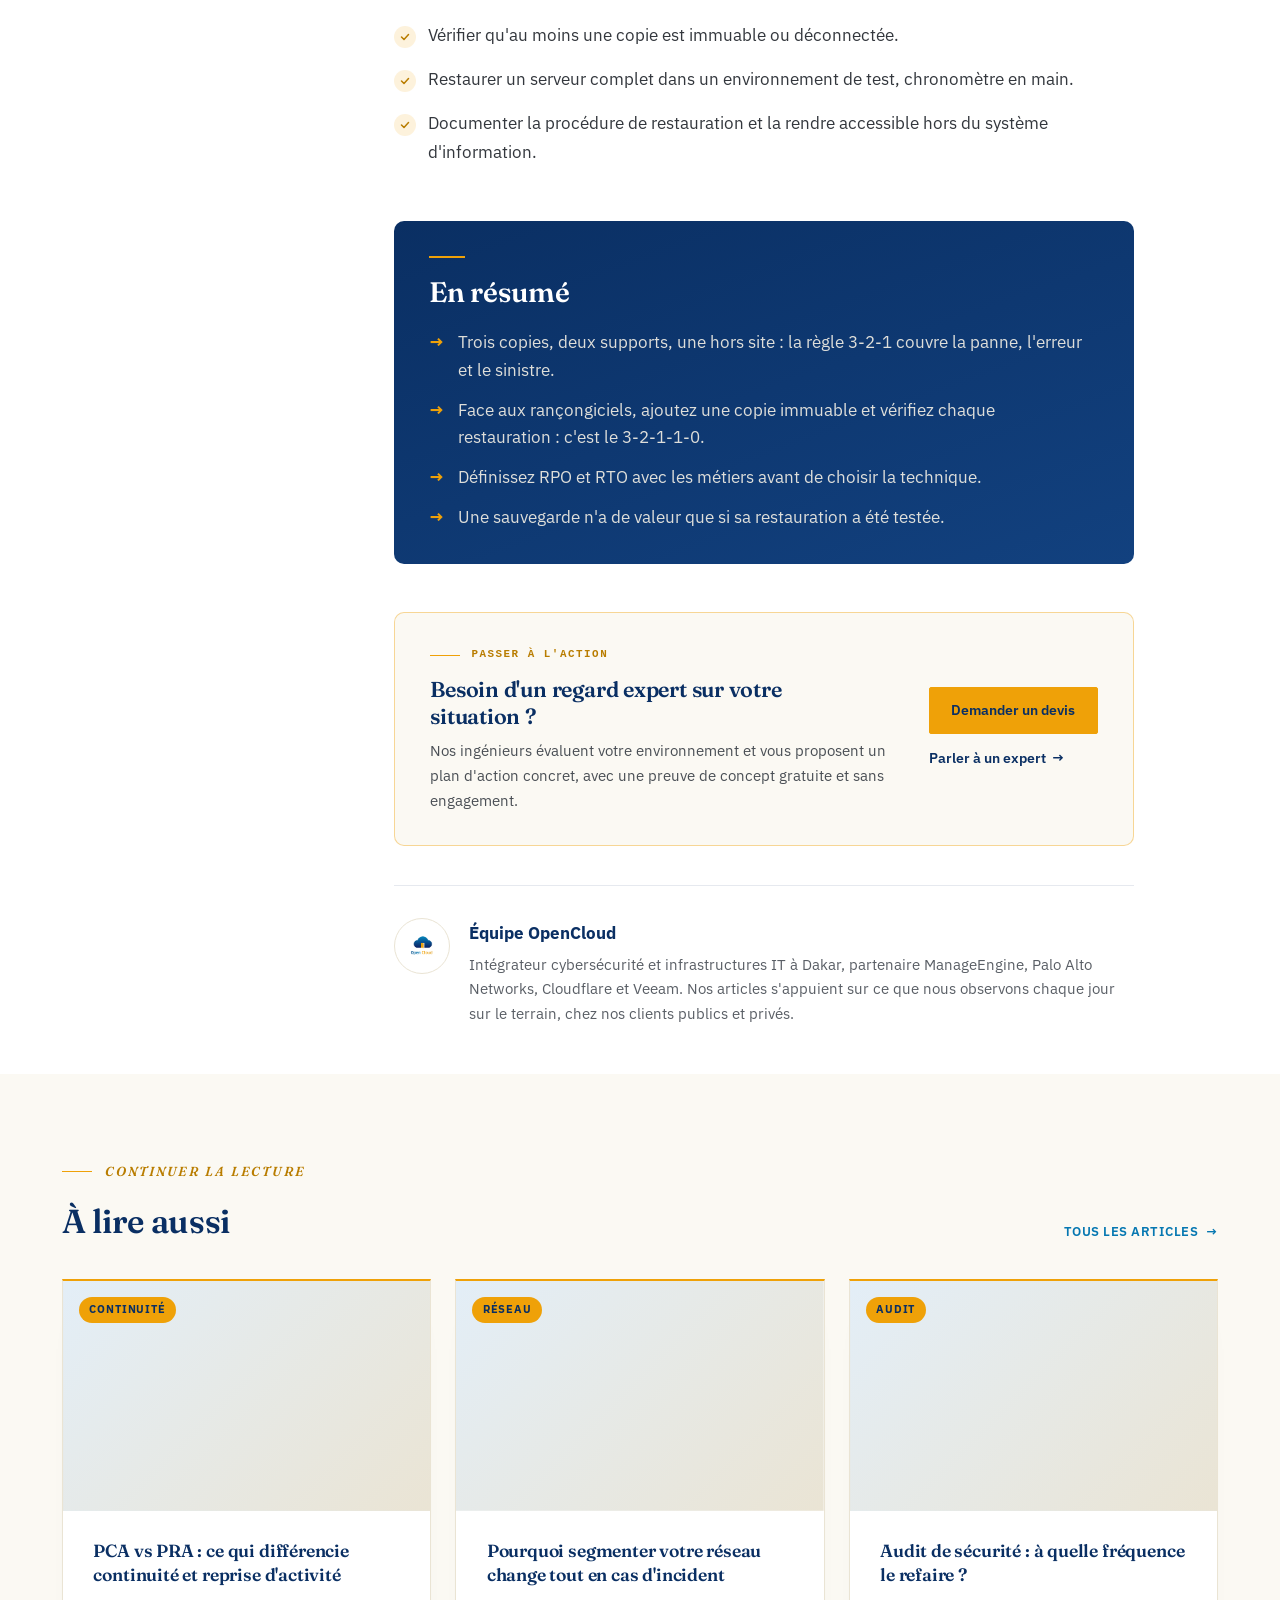
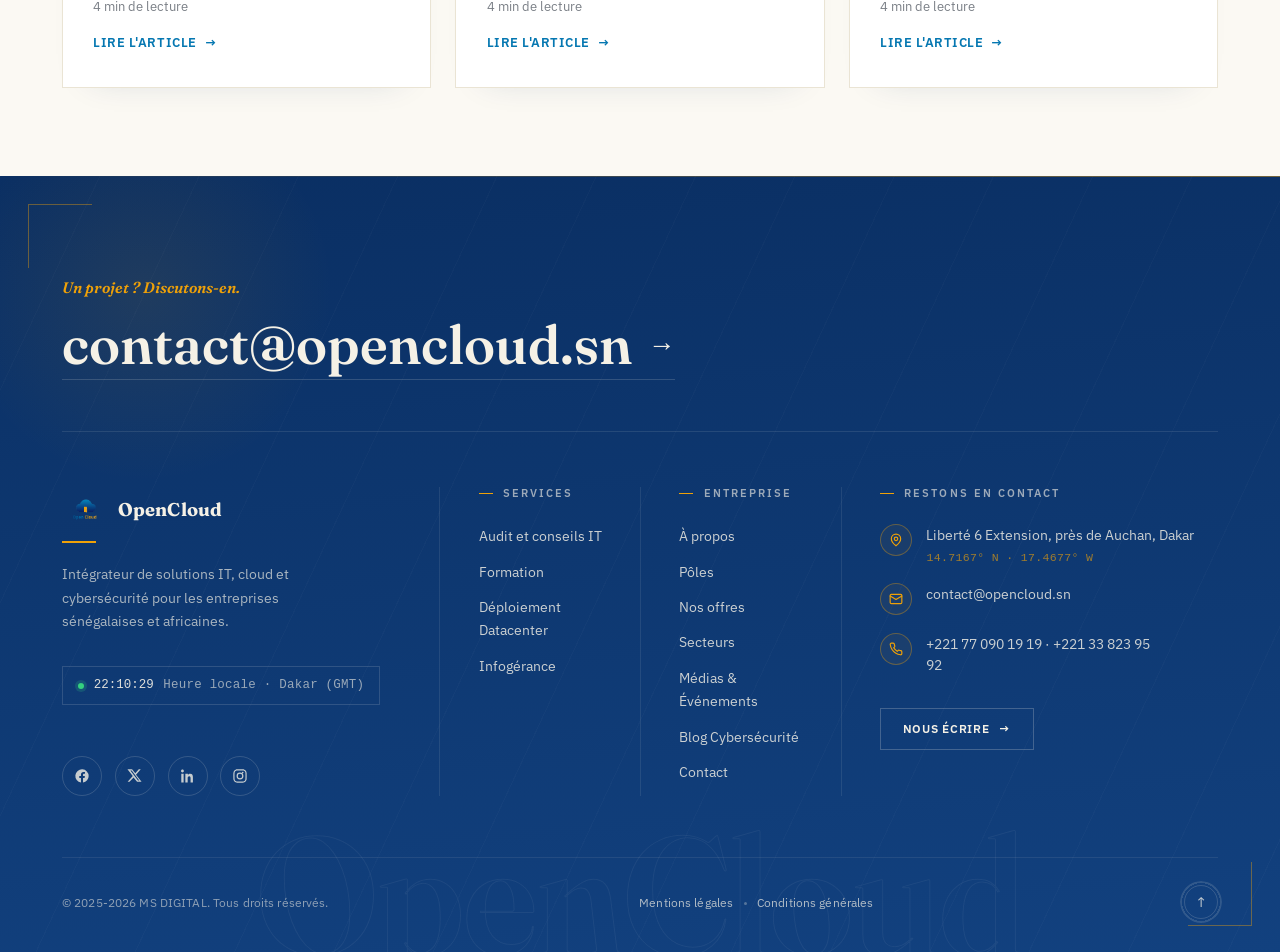
<file: article-regle-3-2-1-sauvegarde.html>
<!doctype html>
<html lang="fr">
<head>
<meta charset="utf-8">
<meta name="viewport" content="width=device-width, initial-scale=1">
<title>La règle 3-2-1 : la base d'une stratégie de sauvegarde qui résiste vraiment — Blog OpenCloud SN</title>
<meta name="description" content="Comprendre et appliquer la règle de sauvegarde 3-2-1 (et sa version moderne 3-2-1-1-0) pour protéger vos données contre les pannes, les rançongiciels et les erreurs humaines.">
<meta property="og:type" content="article">
<meta property="og:title" content="La règle 3-2-1 : la base d'une stratégie de sauvegarde qui résiste vraiment">
<meta property="og:description" content="Comprendre et appliquer la règle de sauvegarde 3-2-1 (et sa version moderne 3-2-1-1-0) pour protéger vos données contre les pannes, les rançongiciels et les erreurs humaines.">
<meta property="og:image" content="https://images.pexels.com/photos/5203849/pexels-photo-5203849.jpeg?auto=compress&cs=tinysrgb&w=1800">
<link rel="icon" type="image/png" href="images/logo_open.png">

<link rel="preconnect" href="https://fonts.googleapis.com">
<link rel="preconnect" href="https://fonts.gstatic.com" crossorigin>
<link href="https://fonts.googleapis.com/css2?family=Fraunces:opsz,wght@9..144,500;9..144,600;9..144,700&family=IBM+Plex+Sans:wght@400;500;600;700&display=swap" rel="stylesheet">

<link rel="stylesheet" href="bootstrap.min.css">
<link rel="stylesheet" href="style.css?v=2">
</head>
<body>

<div class="scroll-progress" id="scrollProgress" aria-hidden="true"></div>

<!-- ===================== HEADER ===================== -->
<header class="site-header">
  <div class="container-xl d-flex align-items-center justify-content-between">
    <a href="index.html" class="brand"><img src="images/logo_open.png" alt="OpenCloud SN" class="brand-logo">OpenCloud</a>

    <nav class="d-none d-lg-flex align-items-center">
      <a href="index.html#a-propos" class="nav-link-custom">À propos</a>
      <a href="index.html#business-units" class="nav-link-custom">Pôles</a>
      <a href="index.html#services" class="nav-link-custom">Services</a>
      <div class="nav-dropdown dropdown">
        <button class="nav-link-custom nav-dropdown-toggle" type="button" data-bs-toggle="dropdown" aria-expanded="false">
          Ressources<span class="nav-dropdown-caret" aria-hidden="true"></span>
        </button>
        <ul class="dropdown-menu nav-dropdown-menu">
          <li><a class="dropdown-item" href="medias-evenements.html">Médias &amp; Événements</a></li>
          <li><a class="dropdown-item" href="blog-cybersecurite.html">Blog Cybersécurité</a></li>
        </ul>
      </div>
      <a href="index.html#contact" class="nav-link-custom">Contact</a>
    </nav>

    <div class="d-flex align-items-center gap-3">
      <a href="devis.html" class="btn-gold d-none d-lg-inline-flex">Demander un devis</a>
      <button type="button" class="nav-burger d-lg-none" data-bs-toggle="offcanvas" data-bs-target="#mobileNav" aria-controls="mobileNav" aria-label="Ouvrir le menu">
        <span></span><span></span><span></span>
      </button>
    </div>
  </div>
</header>

<!-- ===================== MENU MOBILE ===================== -->
<div class="offcanvas offcanvas-end mobile-nav" tabindex="-1" id="mobileNav" aria-labelledby="mobileNavLabel">
  <div class="offcanvas-header">
    <a href="index.html" class="brand" style="color:var(--paper);"><img src="images/logo_open.png" alt="OpenCloud SN" class="brand-logo" style="height:38px;">OpenCloud</a>
    <button type="button" class="btn-close btn-close-white" data-bs-dismiss="offcanvas" aria-label="Fermer"></button>
  </div>
  <div class="offcanvas-body">
    <nav class="mobile-nav-links">
      <a href="index.html#a-propos" data-bs-dismiss="offcanvas">À propos</a>
      <a href="index.html#business-units" data-bs-dismiss="offcanvas">Pôles</a>
      <a href="index.html#services" data-bs-dismiss="offcanvas">Services</a>
      <a href="medias-evenements.html" data-bs-dismiss="offcanvas">Médias &amp; Événements</a>
      <a href="blog-cybersecurite.html" data-bs-dismiss="offcanvas">Blog Cybersécurité</a>
      <a href="index.html#contact" data-bs-dismiss="offcanvas">Contact</a>
    </nav>

    <div class="mobile-nav-footer">
      <a href="devis.html" class="btn-gold" data-bs-dismiss="offcanvas">Demander un devis</a>
    </div>
  </div>
</div>

<!-- ===================== ARTICLE : EN-TÊTE ===================== -->
<section class="art-hero">
  <div class="art-hero-media" style="background-image:url('https://images.pexels.com/photos/5203849/pexels-photo-5203849.jpeg?auto=compress&cs=tinysrgb&w=1800');"></div>
  <div class="art-hero-overlay"></div>
  <div class="container-xl art-hero-inner">
    <nav class="art-breadcrumb" aria-label="Fil d'Ariane">
      <a href="index.html">Accueil</a><span aria-hidden="true">/</span><a href="blog-cybersecurite.html">Blog</a><span aria-hidden="true">/</span><span>Sauvegarde</span>
    </nav>
    <div class="art-hero-kicker"><span class="hero-kicker-line"></span>Sauvegarde &amp; continuité</div>
    <h1 class="art-hero-title">La règle 3-2-1 : la base d'une stratégie de sauvegarde qui résiste vraiment</h1>
    <p class="art-hero-lead">Trois copies de vos données, sur deux supports différents, dont une hors site : cette règle simple reste le meilleur rempart contre la perte de données, qu'elle vienne d'une panne, d'un rançongiciel ou d'une erreur humaine. Voici comment l'adapter concrètement à votre infrastructure.</p>
    <div class="art-hero-meta">
      <span class="art-author"><img src="images/logo_open.png" alt="" class="art-author-logo"><span><strong>Équipe OpenCloud</strong><small>Experts cybersécurité · Dakar</small></span></span>
      <span class="art-meta-pill"><svg width="15" height="15" viewBox="0 0 24 24" fill="none" stroke="currentColor" stroke-width="2" stroke-linecap="round" stroke-linejoin="round"><circle cx="12" cy="12" r="10"/><path d="M12 6v6l4 2"/></svg>6 min de lecture</span>
    </div>
  </div>
</section>

<!-- ===================== ARTICLE : CORPS ===================== -->
<section class="art-body-section">
  <div class="container-xl">
    <div class="art-layout">
      <aside class="art-aside">
        <div class="art-toc">
          <div class="art-toc-title">Sommaire</div>
          <div class="art-toc-progress" aria-hidden="true"><span id="artProgress"></span></div>
          <ol class="art-toc-list" id="artToc">
          <li><a href="#les-trois-chiffres"><span class="art-toc-num">01</span><span>Ce que disent vraiment les trois chiffres</span></a></li>
          <li><a href="#version-moderne"><span class="art-toc-num">02</span><span>3-2-1-1-0&nbsp;: la version adaptée aux rançongiciels</span></a></li>
          <li><a href="#rpo-rto"><span class="art-toc-num">03</span><span>Avant la technique&nbsp;: fixer votre RPO et votre RTO</span></a></li>
          <li><a href="#architecture-type"><span class="art-toc-num">04</span><span>À quoi ressemble une architecture 3-2-1 concrète</span></a></li>
          <li><a href="#erreurs-frequentes"><span class="art-toc-num">05</span><span>Les cinq erreurs que nous rencontrons le plus</span></a></li>
          <li><a href="#checklist"><span class="art-toc-num">06</span><span>Votre check-list pour cette semaine</span></a></li>
          <li><a href="#en-resume"><span class="art-toc-num">07</span><span>En résumé</span></a></li>
          </ol>
        </div>
        <div class="art-share">
          <div class="art-toc-title">Partager</div>
          <div class="art-share-row">
            <button type="button" class="art-share-btn" id="artCopyLink" aria-label="Copier le lien de l'article"><svg width="16" height="16" viewBox="0 0 24 24" fill="none" stroke="currentColor" stroke-width="2" stroke-linecap="round" stroke-linejoin="round"><path d="M10 13a5 5 0 0 0 7.54.54l3-3a5 5 0 0 0-7.07-7.07l-1.72 1.71"/><path d="M14 11a5 5 0 0 0-7.54-.54l-3 3a5 5 0 0 0 7.07 7.07l1.71-1.71"/></svg><span>Copier le lien</span></button>
            <a class="art-share-icon" id="artShareLinkedin" href="https://www.linkedin.com/sharing/share-offsite/" target="_blank" rel="noopener" aria-label="Partager sur LinkedIn"><svg width="16" height="16" viewBox="0 0 24 24" fill="currentColor"><path d="M4.98 3.5C4.98 4.88 3.87 6 2.5 6S0 4.88 0 3.5 1.12 1 2.5 1s2.48 1.12 2.48 2.5zM.5 8h4V23h-4V8zm7.5 0h3.8v2.05h.05c.53-1 1.83-2.05 3.77-2.05 4.03 0 4.78 2.65 4.78 6.1V23h-4v-6.9c0-1.65-.03-3.77-2.3-3.77-2.3 0-2.65 1.8-2.65 3.65V23h-4V8z"/></svg></a>
            <a class="art-share-icon" id="artShareWhatsapp" href="https://wa.me/" target="_blank" rel="noopener" aria-label="Partager sur WhatsApp"><svg width="16" height="16" viewBox="0 0 24 24" fill="currentColor"><path d="M17.5 14.4c-.3-.1-1.8-.9-2-1-.3-.1-.5-.1-.7.1-.2.3-.8 1-.9 1.2-.2.2-.3.2-.6.1-.3-.1-1.3-.5-2.4-1.5-.9-.8-1.5-1.8-1.7-2.1-.2-.3 0-.5.1-.6l.4-.5c.2-.2.2-.3.3-.5.1-.2 0-.4 0-.5l-.9-2.2c-.2-.6-.5-.5-.7-.5h-.6c-.2 0-.5.1-.8.4-.3.3-1 1-1 2.5s1.1 2.9 1.2 3.1c.1.2 2.1 3.2 5.1 4.5.7.3 1.3.5 1.7.6.7.2 1.4.2 1.9.1.6-.1 1.8-.7 2-1.4.2-.7.2-1.3.2-1.4-.1-.1-.3-.2-.6-.3zM12 2a10 10 0 0 0-8.6 15.1L2 22l5-1.3A10 10 0 1 0 12 2zm0 18.2c-1.5 0-3-.4-4.3-1.2l-.3-.2-3 .8.8-2.9-.2-.3A8.2 8.2 0 1 1 12 20.2z"/></svg></a>
          </div>
        </div>
        <div class="art-aside-cta">
          <span class="art-aside-cta-icon" aria-hidden="true"><svg width="20" height="20" viewBox="0 0 24 24" fill="none" stroke="currentColor" stroke-width="2" stroke-linecap="round" stroke-linejoin="round"><path d="M12 2 4 5v6c0 5 3.5 9 8 11 4.5-2 8-6 8-11V5l-8-3Z"/><path d="m9 12 2 2 4-4"/></svg></span>
          <strong>Un doute sur votre sécurité&nbsp;?</strong>
          <p>Nos experts évaluent votre situation et vous proposent un plan d'action concret.</p>
          <a href="devis.html" class="art-aside-cta-btn">Demander un audit<span aria-hidden="true">→</span></a>
        </div>
        <div class="art-aside-next">
          <div class="art-toc-title">À lire ensuite</div>
          <a href="article-pca-pra.html" class="art-next-link"><span class="art-next-tag">Continuité</span><span class="art-next-title">PCA vs PRA : ce qui différencie continuité et reprise d'activité</span></a>
          <a href="article-segmentation-reseau.html" class="art-next-link"><span class="art-next-tag">Réseau</span><span class="art-next-title">Pourquoi segmenter votre réseau change tout en cas d'incident</span></a>
        </div>
      </aside>

      <article class="art-prose" id="artProse">
<p class="art-dropcap">Il y a deux types d'entreprises&nbsp;: celles qui ont déjà perdu des données, et celles qui vont en perdre. Disque qui lâche, serveur inondé, fichier écrasé par erreur, rançongiciel qui chiffre tout un partage réseau en quelques minutes… La question n'est jamais <em>si</em> l'incident arrivera, mais <em>dans quel état</em> il vous trouvera. Et dans ce moment-là, une seule chose compte&nbsp;: pouvoir restaurer.</p>
<p>La règle 3-2-1 est née bien avant le cloud, mais elle n'a pas pris une ride. Elle tient en trois chiffres, faciles à retenir et à auditer, et elle couvre à elle seule l'essentiel des scénarios de perte de données.</p>

<div class="art-figures">
  <div><strong>3</strong><span>copies de vos données, en comptant l'original</span></div>
  <div><strong>2</strong><span>types de supports ou de stockages différents</span></div>
  <div><strong>1</strong><span>copie conservée hors site, loin de l'original</span></div>
</div>

<h2 id="les-trois-chiffres">Ce que disent vraiment les trois chiffres</h2>
<h3>3 copies&nbsp;: parce qu'une sauvegarde peut échouer</h3>
<p>Vos données de production comptent comme la première copie. Il vous en faut deux autres. Pourquoi deux&nbsp;? Parce qu'une sauvegarde unique est un point de défaillance unique&nbsp;: un job qui échoue silencieusement pendant trois semaines, un fichier de sauvegarde corrompu, et vous découvrez le problème le jour où vous en avez besoin.</p>
<h3>2 supports différents&nbsp;: parce que les pannes sont corrélées</h3>
<p>Deux copies sur la même baie de stockage partagent les mêmes faiblesses&nbsp;: même contrôleur, même firmware, même alimentation. Diversifier les supports — un stockage disque local pour la rapidité, plus un stockage objet, une bande ou un dépôt cloud — évite qu'un seul défaut emporte tout.</p>
<h3>1 copie hors site&nbsp;: parce que les sinistres sont physiques</h3>
<p>Incendie, dégât des eaux, vol, coupure prolongée du site&nbsp;: si toutes vos copies dorment dans la même salle serveur, elles disparaissent ensemble. La copie hors site peut être dans un second datacenter, chez un prestataire, ou dans un cloud — l'important est qu'elle soit géographiquement séparée.</p>

<aside class="art-callout"><span class="art-callout-label">À retenir</span><p>Une copie synchronisée n'est pas une sauvegarde. Si un rançongiciel chiffre un fichier, la réplication ou le partage synchronisé propagent le fichier chiffré en quelques secondes. Une sauvegarde, elle, conserve des <strong>versions dans le temps</strong>.</p></aside>

<h2 id="version-moderne">3-2-1-1-0&nbsp;: la version adaptée aux rançongiciels</h2>
<p>Les attaquants ont compris que la sauvegarde était leur principal obstacle. Aujourd'hui, un rançongiciel bien mené commence souvent par chercher et détruire les sauvegardes accessibles depuis le réseau, avant de chiffrer la production. D'où l'évolution de la règle vers le <strong>3-2-1-1-0</strong>&nbsp;:</p>
<ul class="art-checklist">
  <li><strong>+1 copie immuable ou déconnectée</strong>&nbsp;: une copie que personne ne peut modifier ni supprimer pendant une durée définie — stockage objet avec verrouillage, dépôt durci en lecture seule, ou bande sortie de la bibliothèque. Même avec des identifiants administrateur volés, l'attaquant ne peut pas l'effacer.</li>
  <li><strong>0 erreur à la restauration</strong>&nbsp;: chaque sauvegarde est vérifiée automatiquement, et des restaurations de test sont réalisées régulièrement. Une sauvegarde jamais testée est une hypothèse, pas une garantie.</li>
</ul>

<h2 id="rpo-rto">Avant la technique&nbsp;: fixer votre RPO et votre RTO</h2>
<p>La règle 3-2-1 dit <em>où</em> mettre vos copies. Elle ne dit pas <em>à quelle fréquence</em> ni <em>en combien de temps</em> vous devez pouvoir revenir. Deux indicateurs, à définir avec les métiers et pas seulement avec l'IT&nbsp;:</p>
<div class="art-table-wrap">
<table class="art-table">
  <thead><tr><th>Indicateur</th><th>La question posée</th><th>Exemple</th></tr></thead>
  <tbody>
    <tr><td><strong>RPO</strong><br><small>Recovery Point Objective</small></td><td>Combien de données pouvons-nous accepter de perdre&nbsp;?</td><td>ERP comptable&nbsp;: 1 heure. Serveur de fichiers&nbsp;: 24 heures.</td></tr>
    <tr><td><strong>RTO</strong><br><small>Recovery Time Objective</small></td><td>En combien de temps devons-nous être de nouveau opérationnels&nbsp;?</td><td>Messagerie&nbsp;: 4 heures. Intranet&nbsp;: 2 jours.</td></tr>
  </tbody>
</table>
</div>
<p>Un RPO d'une heure impose des sauvegardes (ou des snapshots) au moins horaires. Un RTO de quatre heures impose de pouvoir restaurer rapidement, donc une copie locale performante — la copie cloud, plus lente à rapatrier, sert surtout en cas de sinistre majeur.</p>

<h2 id="architecture-type">À quoi ressemble une architecture 3-2-1 concrète</h2>
<p>Pour une PME ou une administration disposant d'une salle serveur virtualisée, voici un schéma que nous déployons fréquemment&nbsp;:</p>
<ol class="art-steps">
  <li><h3>La production</h3><p>Vos machines virtuelles et bases de données sur votre infrastructure (VMware, Nutanix, Proxmox ou Hyper-V). C'est la copie n°1.</p></li>
  <li><h3>Un dépôt local rapide</h3><p>Un serveur de sauvegarde dédié, avec ses propres disques, isolé du domaine de production. Il reçoit les sauvegardes quotidiennes et incrémentales&nbsp;: c'est lui qui assure les restaurations rapides du quotidien. Copie n°2, support n°2.</p></li>
  <li><h3>Une copie externalisée et immuable</h3><p>Une copie secondaire envoyée automatiquement vers un stockage objet avec verrouillage (cloud ou second site), ou vers une bande. Elle couvre le sinistre de site et le rançongiciel. Copie n°3, hors site, immuable.</p></li>
  <li><h3>Des tests de restauration planifiés</h3><p>Restaurations automatiques dans un environnement isolé, avec rapport. Des solutions comme Veeam Backup&nbsp;&amp; Replication permettent de démarrer une VM sauvegardée dans un bac à sable pour vérifier qu'elle démarre réellement.</p></li>
</ol>

<aside class="art-callout art-callout-info"><span class="art-callout-label">Bon à savoir</span><p>Isolez l'administration de la sauvegarde&nbsp;: comptes dédiés, authentification multifacteur, et serveur de sauvegarde hors du domaine Active Directory de production. Un attaquant qui prend le contrôle du domaine ne doit pas obtenir, du même coup, les clés de vos sauvegardes.</p></aside>

<h2 id="erreurs-frequentes">Les cinq erreurs que nous rencontrons le plus</h2>
<ul class="art-checklist art-checklist-warn">
  <li><strong>Sauvegarder sur un NAS monté en partage réseau.</strong> Accessible depuis tous les postes, il sera chiffré avec le reste.</li>
  <li><strong>Ne jamais tester la restauration.</strong> On découvre le jour J qu'il manque une base, qu'une licence a expiré ou que la procédure n'est écrite nulle part.</li>
  <li><strong>Oublier le SaaS.</strong> Microsoft 365 ou Google Workspace ne sont pas une sauvegarde&nbsp;: la corbeille a une durée limitée et une suppression malveillante reste une suppression.</li>
  <li><strong>Une rétention trop courte.</strong> Certains rançongiciels restent dormants plusieurs semaines. Avec sept jours de rétention, toutes vos copies peuvent déjà être compromises.</li>
  <li><strong>Aucune alerte sur les échecs.</strong> Un job en erreur que personne ne lit équivaut à ne pas sauvegarder.</li>
</ul>

<h2 id="checklist">Votre check-list pour cette semaine</h2>
<ul class="art-checklist">
  <li>Lister vos applications critiques et leur attribuer un RPO et un RTO avec les responsables métiers.</li>
  <li>Compter vos copies réelles, leurs supports et leur localisation&nbsp;: êtes-vous vraiment en 3-2-1&nbsp;?</li>
  <li>Vérifier qu'au moins une copie est immuable ou déconnectée.</li>
  <li>Restaurer un serveur complet dans un environnement de test, chronomètre en main.</li>
  <li>Documenter la procédure de restauration et la rendre accessible hors du système d'information.</li>
</ul>

<div class="art-summary">
  <h2 id="en-resume">En résumé</h2>
  <ul>
    <li>Trois copies, deux supports, une hors site&nbsp;: la règle 3-2-1 couvre la panne, l'erreur et le sinistre.</li>
    <li>Face aux rançongiciels, ajoutez une copie immuable et vérifiez chaque restauration&nbsp;: c'est le 3-2-1-1-0.</li>
    <li>Définissez RPO et RTO avec les métiers avant de choisir la technique.</li>
    <li>Une sauvegarde n'a de valeur que si sa restauration a été testée.</li>
  </ul>
</div>
        <div class="art-cta">
          <div>
            <div class="art-cta-eyebrow"><span class="hero-kicker-line"></span>Passer à l'action</div>
            <h2 class="art-cta-title">Besoin d'un regard expert sur votre situation&nbsp;?</h2>
            <p>Nos ingénieurs évaluent votre environnement et vous proposent un plan d'action concret, avec une preuve de concept gratuite et sans engagement.</p>
          </div>
          <div class="art-cta-actions">
            <a href="devis.html" class="btn-gold btn-arrow">Demander un devis</a>
            <a href="index.html#contact" class="art-cta-link">Parler à un expert<span aria-hidden="true">→</span></a>
          </div>
        </div>

        <div class="art-author-box">
          <img src="images/logo_open.png" alt="" class="art-author-box-logo">
          <div>
            <strong>Équipe OpenCloud</strong>
            <p>Intégrateur cybersécurité et infrastructures IT à Dakar, partenaire ManageEngine, Palo Alto Networks, Cloudflare et Veeam. Nos articles s'appuient sur ce que nous observons chaque jour sur le terrain, chez nos clients publics et privés.</p>
          </div>
        </div>
      </article>
    </div>
  </div>
</section>

<!-- ===================== À LIRE AUSSI ===================== -->
<section class="section art-related">
  <div class="container-xl">
    <div class="art-related-head">
      <div>
        <div class="art-hero-kicker art-related-kicker"><span class="hero-kicker-line"></span>Continuer la lecture</div>
        <h2 class="section-title">À lire aussi</h2>
      </div>
      <a href="blog-cybersecurite.html" class="bu-more">Tous les articles<span aria-hidden="true">→</span></a>
    </div>
    <div class="row g-4">
      <div class="col-md-6 col-lg-4">
        <a href="article-pca-pra.html" class="blog-card art-related-card">
          <div class="blog-card-media" style="background-image:url('https://images.pexels.com/photos/17489151/pexels-photo-17489151.jpeg?auto=compress&cs=tinysrgb&w=800'), linear-gradient(135deg, var(--teal-soft), var(--paper-dim));"><span class="media-tag">Continuité</span></div>
          <div class="blog-card-body">
            <h3>PCA vs PRA : ce qui différencie continuité et reprise d'activité</h3>
            <span class="art-related-meta">4 min de lecture</span>
            <span class="bu-more">Lire l'article<span aria-hidden="true">→</span></span>
          </div>
        </a>
      </div>
      <div class="col-md-6 col-lg-4">
        <a href="article-segmentation-reseau.html" class="blog-card art-related-card">
          <div class="blog-card-media" style="background-image:url('https://images.pexels.com/photos/2881233/pexels-photo-2881233.jpeg?auto=compress&cs=tinysrgb&w=800'), linear-gradient(135deg, var(--teal-soft), var(--paper-dim));"><span class="media-tag">Réseau</span></div>
          <div class="blog-card-body">
            <h3>Pourquoi segmenter votre réseau change tout en cas d'incident</h3>
            <span class="art-related-meta">4 min de lecture</span>
            <span class="bu-more">Lire l'article<span aria-hidden="true">→</span></span>
          </div>
        </a>
      </div>
      <div class="col-md-6 col-lg-4">
        <a href="article-frequence-audit-securite.html" class="blog-card art-related-card">
          <div class="blog-card-media" style="background-image:url('https://images.pexels.com/photos/7821674/pexels-photo-7821674.jpeg?auto=compress&cs=tinysrgb&w=800'), linear-gradient(135deg, var(--teal-soft), var(--paper-dim));"><span class="media-tag">Audit</span></div>
          <div class="blog-card-body">
            <h3>Audit de sécurité : à quelle fréquence le refaire ?</h3>
            <span class="art-related-meta">4 min de lecture</span>
            <span class="bu-more">Lire l'article<span aria-hidden="true">→</span></span>
          </div>
        </a>
      </div>
    </div>
  </div>
</section>

<!-- ===================== FOOTER ===================== -->
<footer>
  <span class="hero-frame hero-frame-tl" aria-hidden="true"></span>
  <span class="hero-frame hero-frame-br" aria-hidden="true"></span>
  <span class="footer-spotlight" aria-hidden="true"></span>
  <span class="footer-watermark" aria-hidden="true">OpenCloud</span>

  <div class="container-xl">
    <div class="footer-lead">
      <p class="footer-lead-eyebrow">Un projet&nbsp;? Discutons-en.</p>
      <a href="mailto:contact@opencloud.sn" class="footer-lead-email">
        contact@opencloud.sn
        <span class="footer-lead-arrow" aria-hidden="true">→</span>
      </a>
    </div>

    <div class="row g-5">
      <div class="col-lg-4 footer-col">
        <div class="brand mb-2" style="color:var(--paper);">
          <img src="images/logo_open.png" alt="OpenCloud SN" class="brand-logo brand-logo-lg">OpenCloud
        </div>
        <span class="footer-brand-rule"></span>
        <p class="footer-tagline">Intégrateur de solutions IT, cloud et cybersécurité pour les entreprises sénégalaises et africaines.</p>

        <div class="footer-clock">
          <span class="footer-clock-dot" aria-hidden="true"></span>
          <span id="footerClockTime">--:--:--</span>
          <span class="footer-clock-tz">Heure locale · Dakar (GMT)</span>
        </div>

        <div class="social-links">
          <a href="#" aria-label="Facebook" class="icon-facebook"><svg viewBox="0 0 24 24" fill="currentColor"><path d="M22 12a10 10 0 1 0-11.56 9.88v-6.99H7.9V12h2.54V9.8c0-2.5 1.49-3.89 3.77-3.89 1.09 0 2.23.2 2.23.2v2.45h-1.26c-1.24 0-1.63.77-1.63 1.56V12h2.78l-.44 2.89h-2.34v6.99A10 10 0 0 0 22 12z"/></svg></a>
          <a href="#" aria-label="X" class="icon-x"><svg viewBox="0 0 24 24" fill="currentColor"><path d="M18.9 2H22l-7.6 8.7L23.3 22h-7.2l-5.6-6.9L4 22H1l8.2-9.4L.7 2h7.4l5.1 6.3L18.9 2zm-1.3 18h2L7.5 4H5.4l12.2 16z"/></svg></a>
          <a href="#" aria-label="LinkedIn" class="icon-linkedin"><svg viewBox="0 0 24 24" fill="currentColor"><path d="M4.98 3.5C4.98 4.88 3.87 6 2.5 6S0 4.88 0 3.5 1.12 1 2.5 1s2.48 1.12 2.48 2.5zM.5 8h4V23h-4V8zm7.5 0h3.8v2.05h.05c.53-1 1.83-2.05 3.77-2.05 4.03 0 4.78 2.65 4.78 6.1V23h-4v-6.9c0-1.65-.03-3.77-2.3-3.77-2.3 0-2.65 1.8-2.65 3.65V23h-4V8z"/></svg></a>
          <a href="#" aria-label="Instagram" class="icon-instagram"><svg viewBox="0 0 24 24" fill="currentColor"><path d="M12 2c-2.7 0-3.05.01-4.12.06-1.06.05-1.79.22-2.43.47-.66.26-1.22.6-1.77 1.16-.56.55-.9 1.11-1.16 1.77-.25.64-.42 1.37-.47 2.43C2 8.95 2 9.3 2 12s.01 3.05.06 4.12c.05 1.06.22 1.79.47 2.43.26.66.6 1.22 1.16 1.77.55.56 1.11.9 1.77 1.16.64.25 1.37.42 2.43.47C8.95 22 9.3 22 12 22s3.05-.01 4.12-.06c1.06-.05 1.79-.22 2.43-.47.66-.26 1.22-.6 1.77-1.16.56-.55.9-1.11 1.16-1.77.25-.64.42-1.37.47-2.43.05-1.07.06-1.42.06-4.12s-.01-3.05-.06-4.12c-.05-1.06-.22-1.79-.47-2.43-.26-.66-.6-1.22-1.16-1.77-.55-.56-1.11-.9-1.77-1.16-.64-.25-1.37-.42-2.43-.47C15.05 2.01 14.7 2 12 2zm0 1.8c2.67 0 2.99.01 4.04.06.97.04 1.5.21 1.85.35.47.18.8.4 1.15.75.35.35.57.68.75 1.15.14.35.31.88.35 1.85.05 1.05.06 1.37.06 4.04s-.01 2.99-.06 4.04c-.04.97-.21 1.5-.35 1.85-.18.47-.4.8-.75 1.15-.35.35-.68.57-1.15.75-.35.14-.88.31-1.85.35-1.05.05-1.37.06-4.04.06s-2.99-.01-4.04-.06c-.97-.04-1.5-.21-1.85-.35-.47-.18-.8-.4-1.15-.75-.35-.35-.57-.68-.75-1.15-.14-.35-.31-.88-.35-1.85C3.81 14.99 3.8 14.67 3.8 12s.01-2.99.06-4.04c.04-.97.21-1.5.35-1.85.18-.47.4-.8.75-1.15.35-.35.68-.57 1.15-.75.35-.14.88-.31 1.85-.35C9.01 3.81 9.33 3.8 12 3.8zm0 3.05A5.15 5.15 0 1 0 17.15 12 5.15 5.15 0 0 0 12 6.85zm0 8.5A3.35 3.35 0 1 1 15.35 12 3.35 3.35 0 0 1 12 15.35zm5.35-8.7a1.2 1.2 0 1 1-1.2-1.2 1.2 1.2 0 0 1 1.2 1.2z"/></svg></a>
        </div>
      </div>
      <div class="col-6 col-lg-2 footer-col">
        <h5>Services</h5>
        <p><a href="index.html#services">Audit et conseils IT</a></p>
        <p><a href="index.html#services">Formation</a></p>
        <p><a href="index.html#services">Déploiement Datacenter</a></p>
        <p><a href="index.html#services">Infogérance</a></p>
      </div>
      <div class="col-6 col-lg-2 footer-col">
        <h5>Entreprise</h5>
        <p><a href="index.html#a-propos">À propos</a></p>
        <p><a href="index.html#business-units">Pôles</a></p>
        <p><a href="index.html#offres">Nos offres</a></p>
        <p><a href="index.html#secteurs">Secteurs</a></p>
        <p><a href="medias-evenements.html">Médias &amp; Événements</a></p>
        <p><a href="blog-cybersecurite.html">Blog Cybersécurité</a></p>
        <p><a href="index.html#contact">Contact</a></p>
      </div>
      <div class="col-lg-4 footer-col">
        <h5>Restons en contact</h5>
        <div class="footer-contact-list">
          <div class="footer-contact-item">
            <span class="footer-contact-icon" aria-hidden="true"><svg width="14" height="14" viewBox="0 0 24 24" fill="none" stroke="currentColor" stroke-width="2" stroke-linecap="round" stroke-linejoin="round"><path d="M20 10c0 6-8 12-8 12s-8-6-8-12a8 8 0 0 1 16 0Z"/><circle cx="12" cy="10" r="3"/></svg></span>
            <span>Liberté 6 Extension, près de Auchan, Dakar<span class="footer-coords">14.7167° N · 17.4677° W</span></span>
          </div>
          <div class="footer-contact-item footer-copy" data-copy="contact@opencloud.sn" tabindex="0" role="button">
            <span class="footer-contact-icon" aria-hidden="true"><svg width="14" height="14" viewBox="0 0 24 24" fill="none" stroke="currentColor" stroke-width="2" stroke-linecap="round" stroke-linejoin="round"><rect x="2" y="4" width="20" height="16" rx="2"/><path d="m22 7-10 6L2 7"/></svg></span>
            <span>contact@opencloud.sn</span>
            <span class="footer-copy-hint" aria-hidden="true">Copier</span>
          </div>
          <div class="footer-contact-item footer-copy" data-copy="+221 77 090 19 19" tabindex="0" role="button">
            <span class="footer-contact-icon" aria-hidden="true"><svg width="14" height="14" viewBox="0 0 24 24" fill="none" stroke="currentColor" stroke-width="2" stroke-linecap="round" stroke-linejoin="round"><path d="M22 16.92v3a2 2 0 0 1-2.18 2 19.79 19.79 0 0 1-8.63-3.07 19.5 19.5 0 0 1-6-6 19.79 19.79 0 0 1-3.07-8.67A2 2 0 0 1 4.11 2h3a2 2 0 0 1 2 1.72c.127.96.362 1.903.7 2.81a2 2 0 0 1-.45 2.11L8.09 9.91a16 16 0 0 0 6 6l1.27-1.27a2 2 0 0 1 2.11-.45c.907.338 1.85.573 2.81.7A2 2 0 0 1 22 16.92Z"/></svg></span>
            <span>+221 77 090 19 19 · +221 33 823 95 92</span>
            <span class="footer-copy-hint" aria-hidden="true">Copier</span>
          </div>
        </div>
        <a href="index.html#contact" class="footer-cta">Nous écrire<span aria-hidden="true">→</span></a>
      </div>
    </div>
    <div class="footer-bottom d-flex flex-wrap align-items-center justify-content-between gap-2">
      <span>© 2025-2026 MS DIGITAL. Tous droits réservés.</span>
      <span class="footer-legal"><a href="#">Mentions légales</a><span class="footer-dot"></span><a href="#">Conditions générales</a></span>
      <a href="#" class="footer-top" aria-label="Retour en haut de page">
        <span aria-hidden="true">↑</span>
      </a>
    </div>
  </div>
</footer>

<script src="bootstrap.bundle.min.js"></script>
<script src="footer.js"></script>
<script src="article.js"></script>
</body>
</html>
</file>
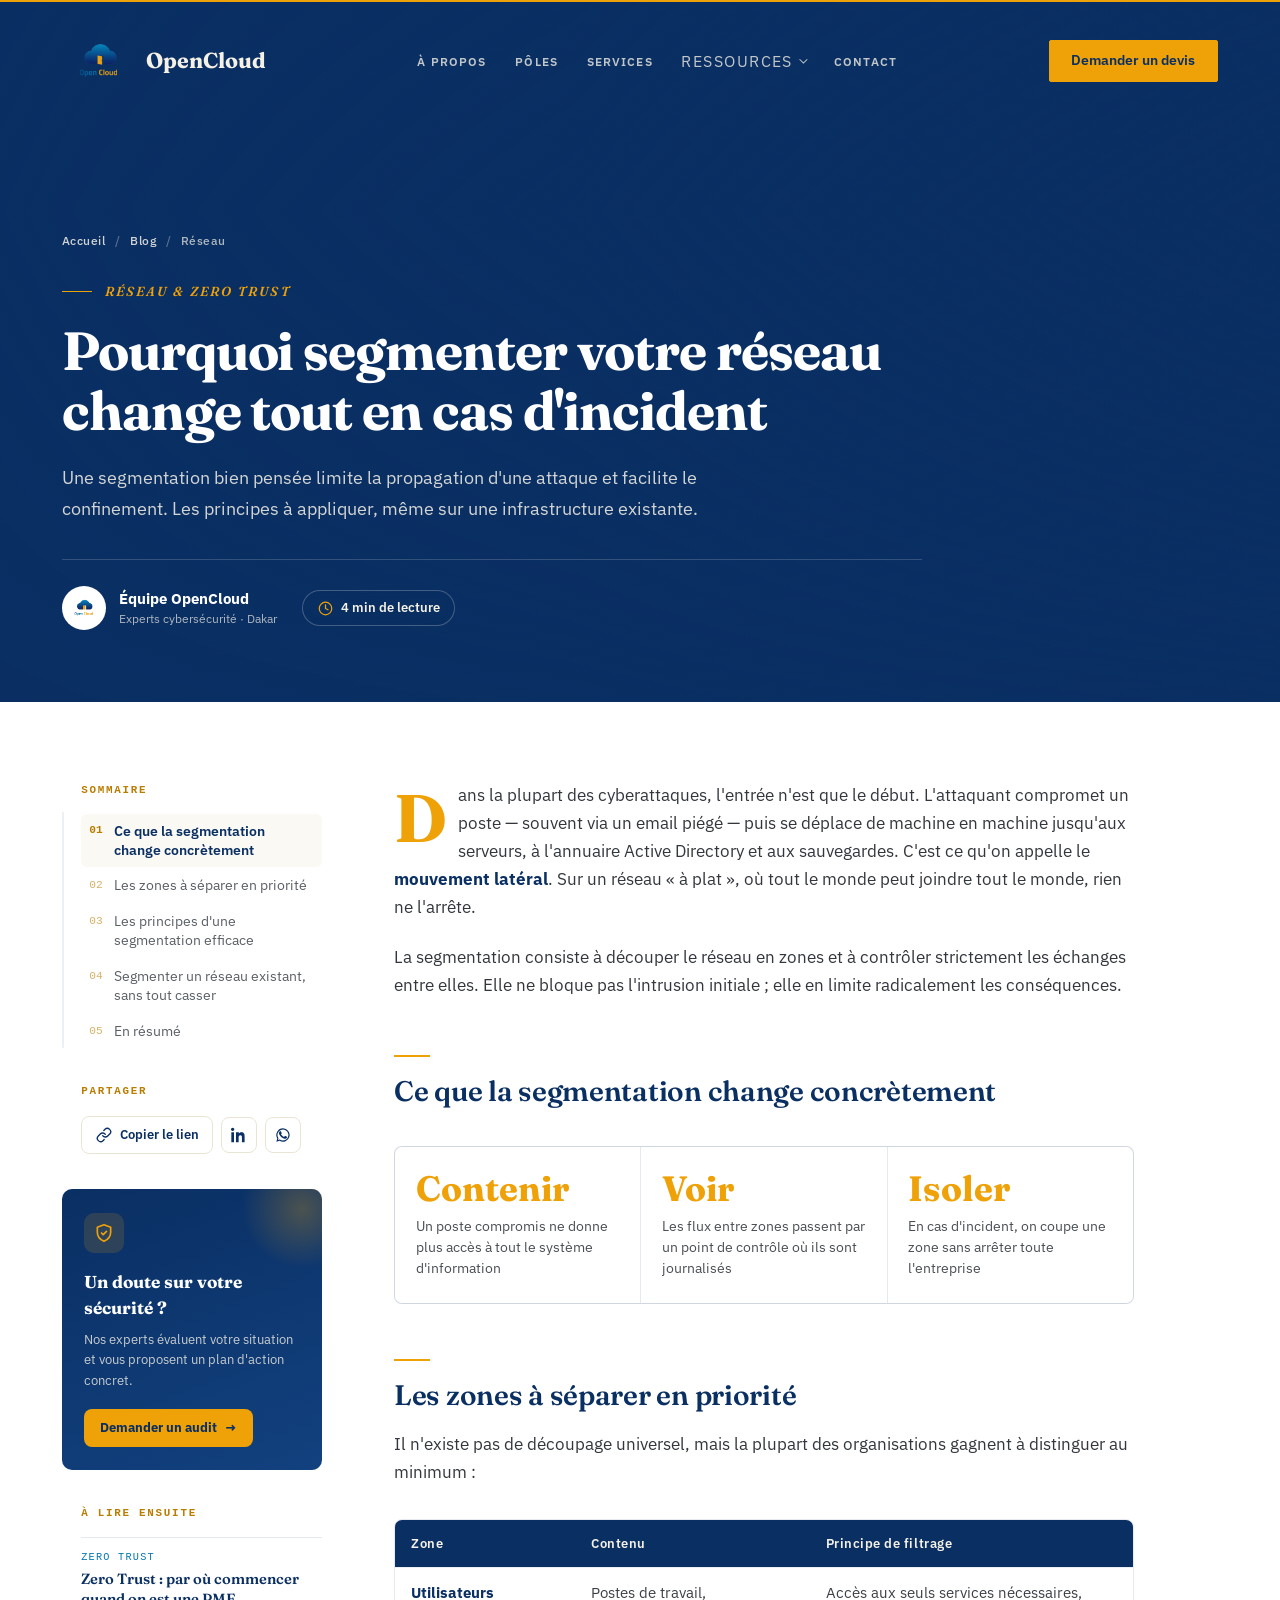
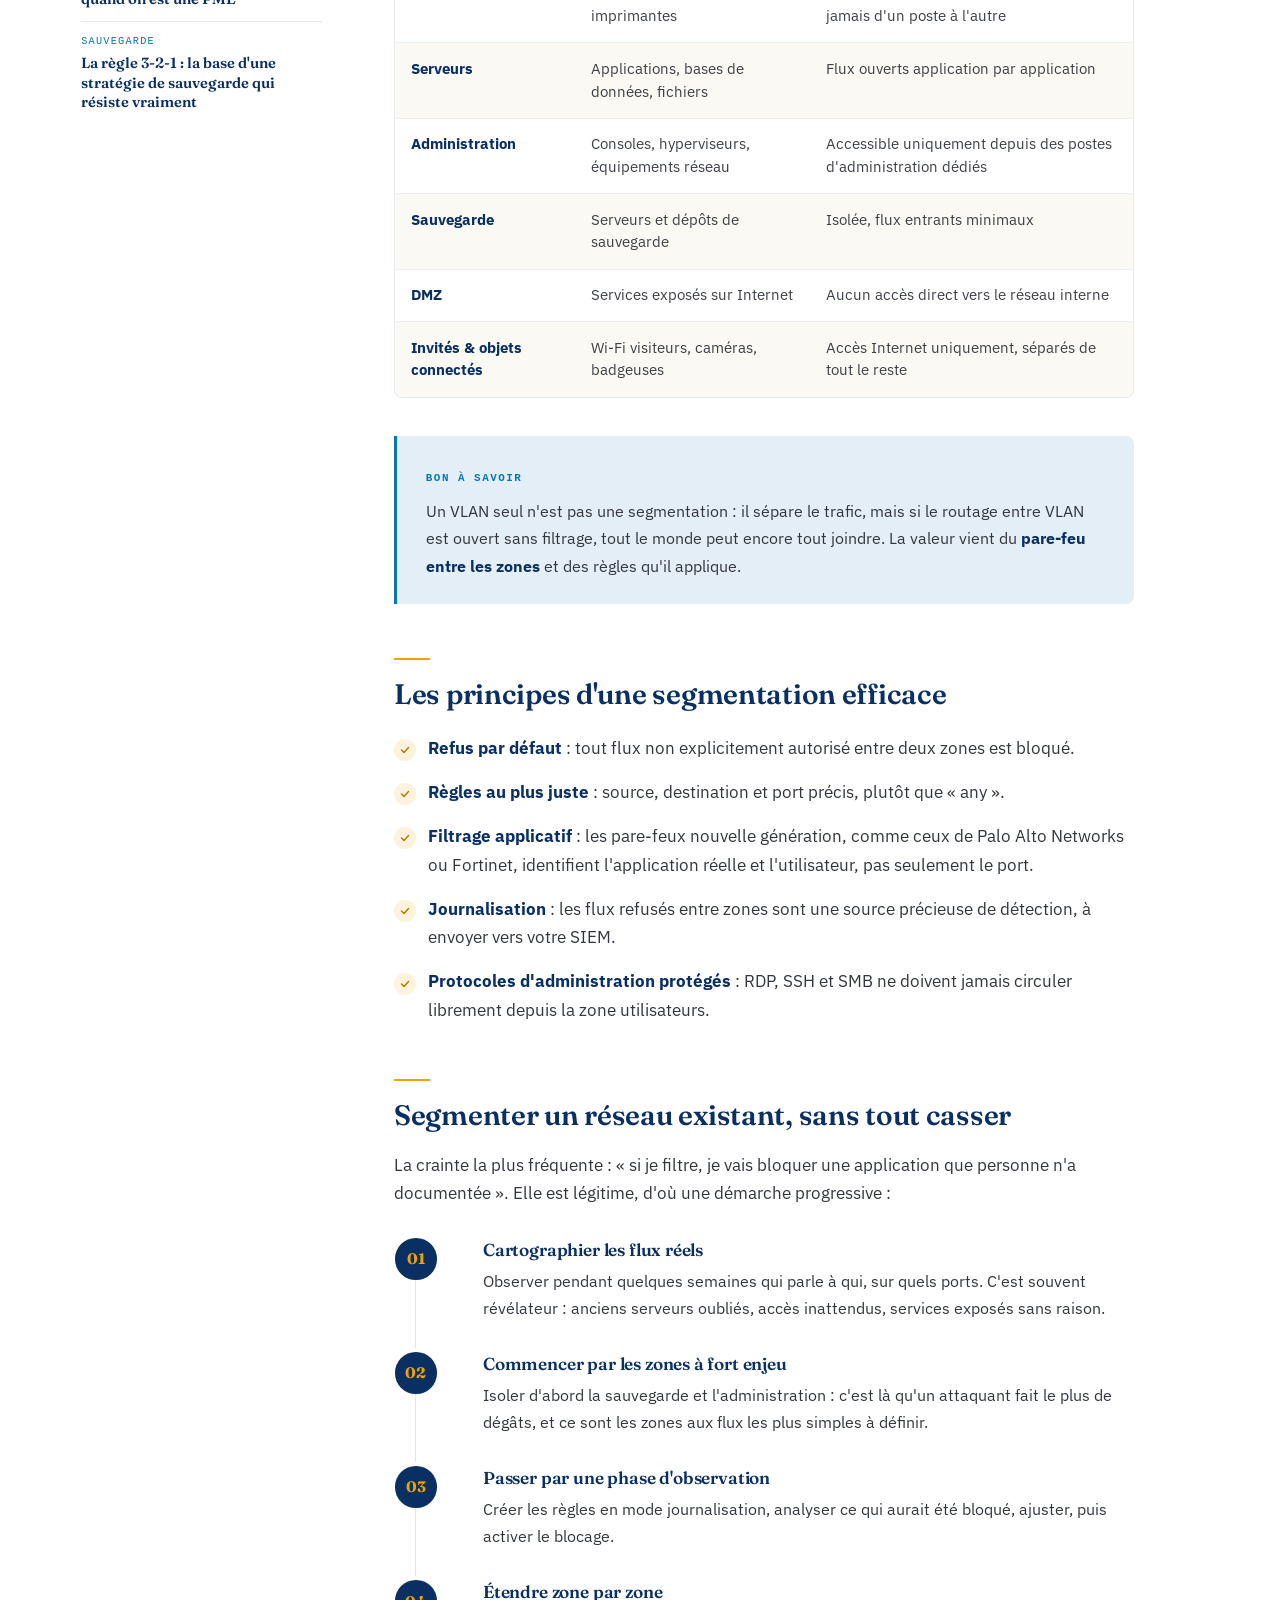
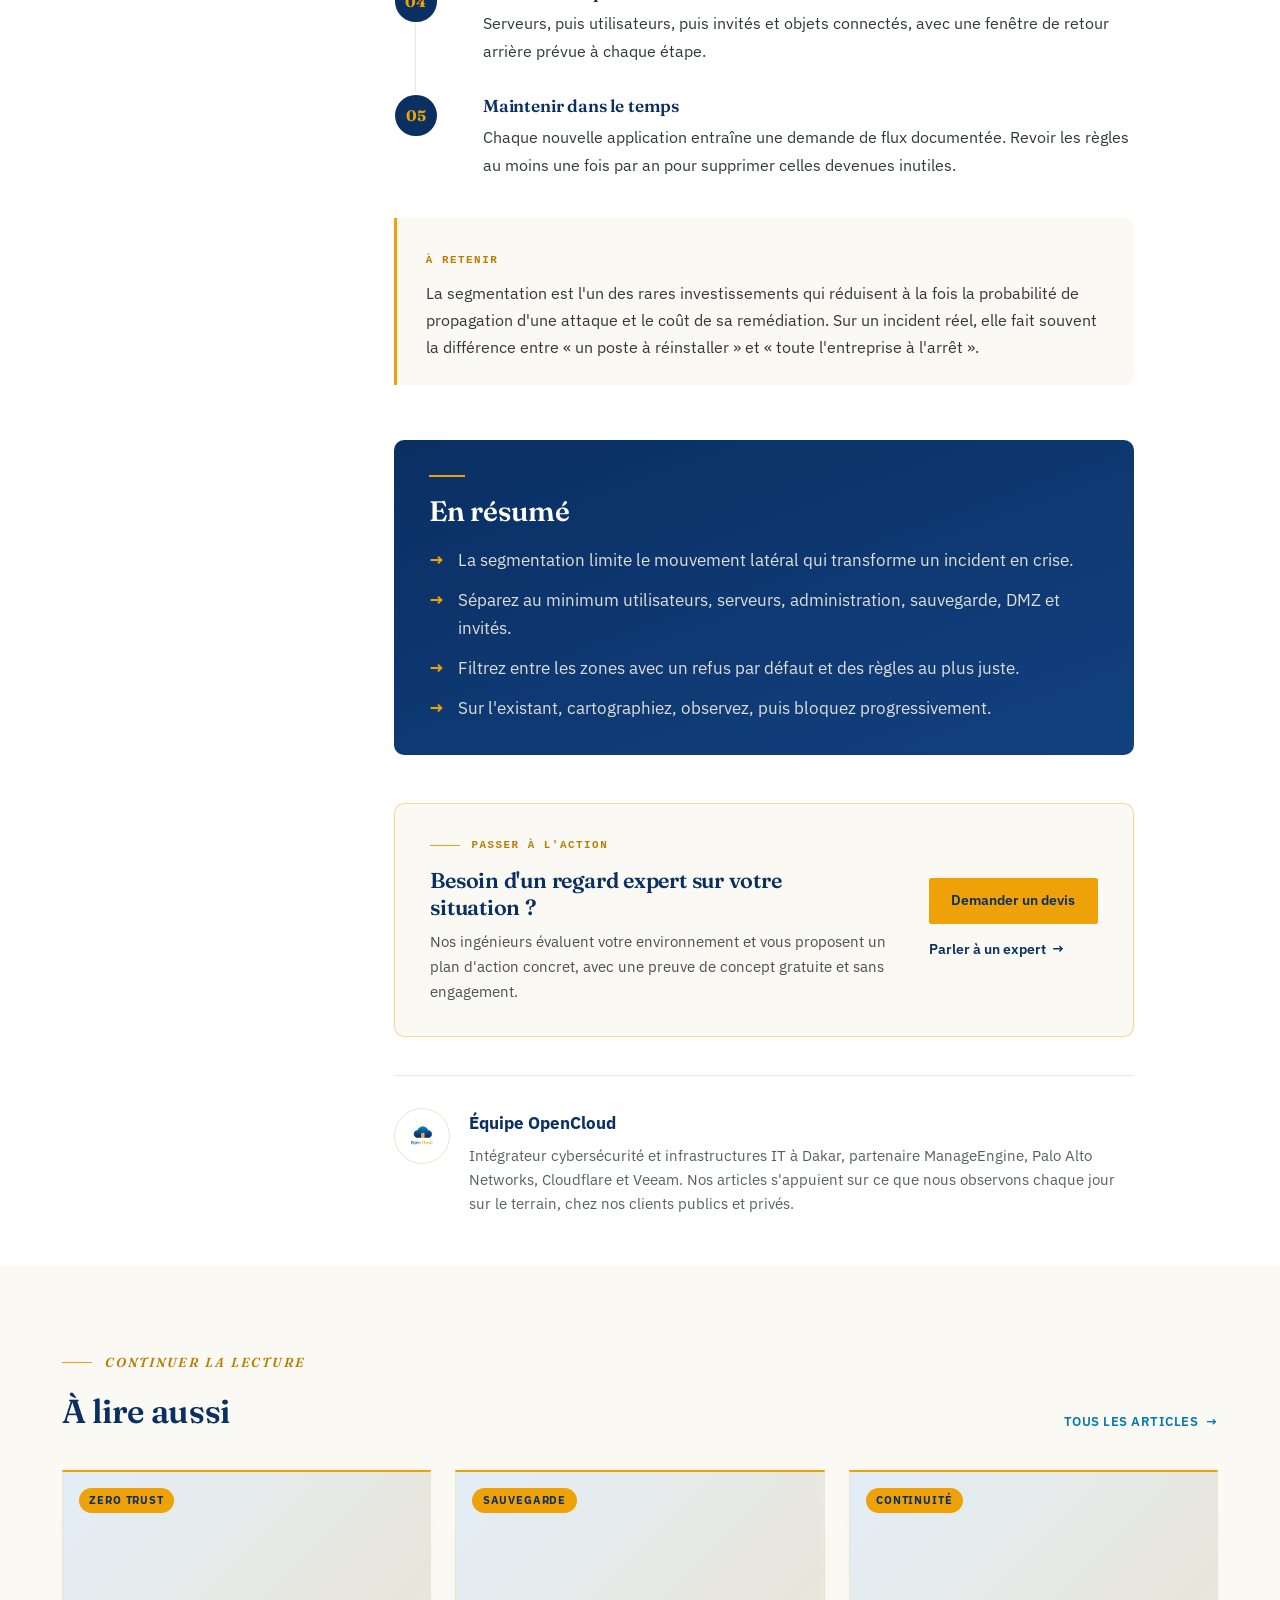
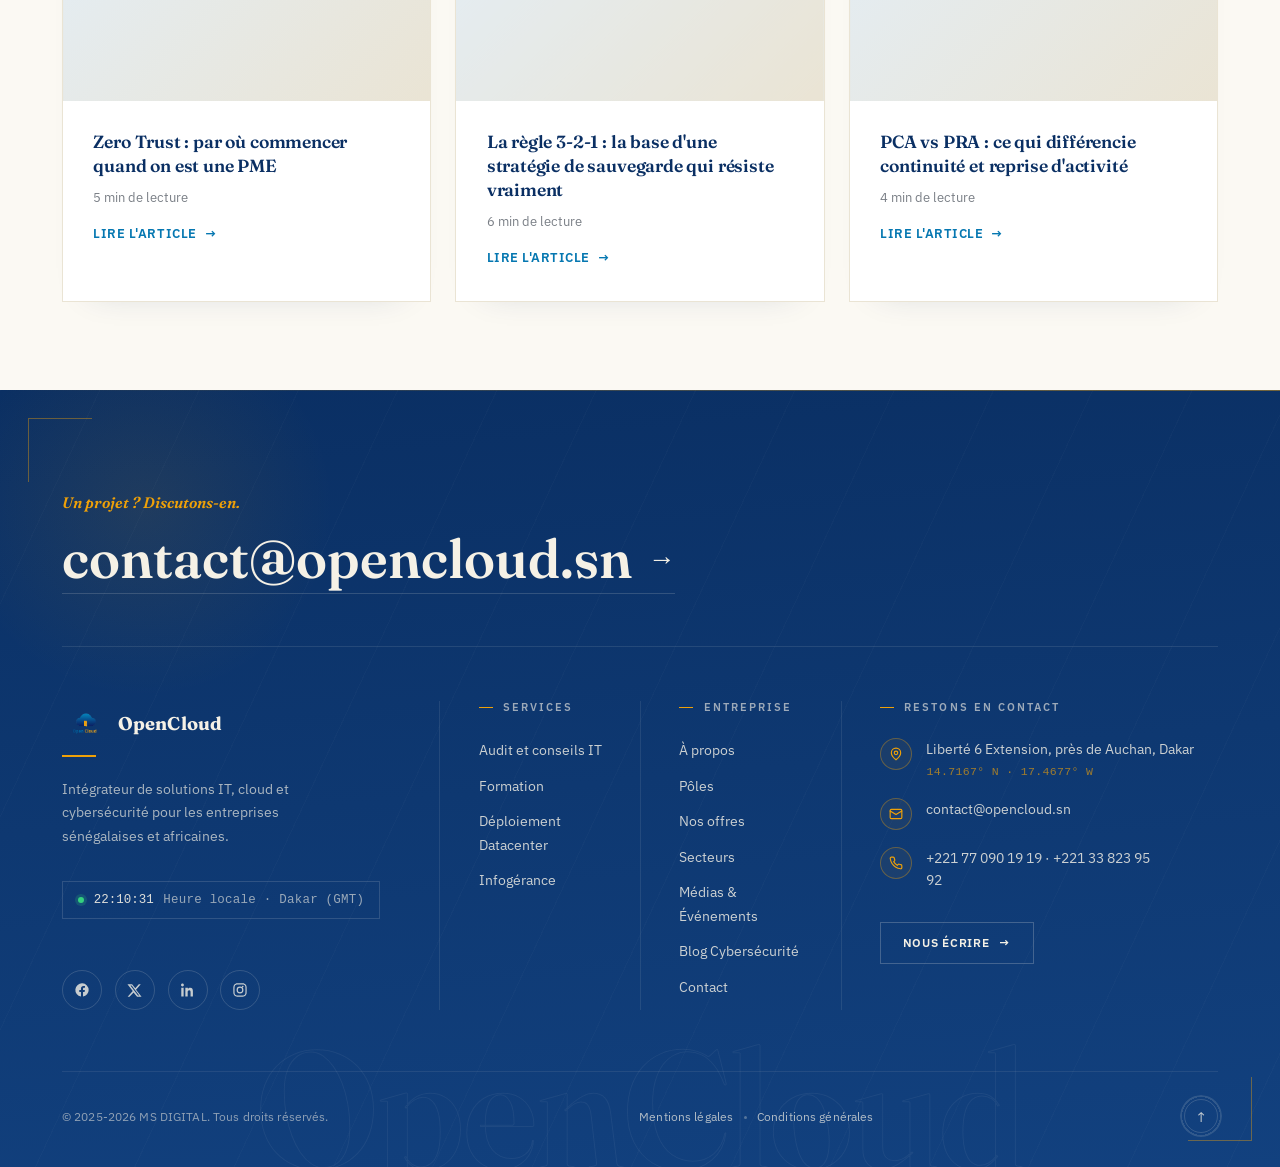
<file: article-segmentation-reseau.html>
<!doctype html>
<html lang="fr">
<head>
<meta charset="utf-8">
<meta name="viewport" content="width=device-width, initial-scale=1">
<title>Pourquoi segmenter votre réseau change tout en cas d'incident — Blog OpenCloud SN</title>
<meta name="description" content="Segmentation réseau : limiter les mouvements latéraux, définir les zones, filtrer les flux et appliquer la démarche sur une infrastructure existante sans interruption.">
<meta property="og:type" content="article">
<meta property="og:title" content="Pourquoi segmenter votre réseau change tout en cas d'incident">
<meta property="og:description" content="Segmentation réseau : limiter les mouvements latéraux, définir les zones, filtrer les flux et appliquer la démarche sur une infrastructure existante sans interruption.">
<meta property="og:image" content="https://images.pexels.com/photos/2881233/pexels-photo-2881233.jpeg?auto=compress&cs=tinysrgb&w=1800">
<link rel="icon" type="image/png" href="images/logo_open.png">

<link rel="preconnect" href="https://fonts.googleapis.com">
<link rel="preconnect" href="https://fonts.gstatic.com" crossorigin>
<link href="https://fonts.googleapis.com/css2?family=Fraunces:opsz,wght@9..144,500;9..144,600;9..144,700&family=IBM+Plex+Sans:wght@400;500;600;700&display=swap" rel="stylesheet">

<link rel="stylesheet" href="bootstrap.min.css">
<link rel="stylesheet" href="style.css?v=2">
</head>
<body>

<div class="scroll-progress" id="scrollProgress" aria-hidden="true"></div>

<!-- ===================== HEADER ===================== -->
<header class="site-header">
  <div class="container-xl d-flex align-items-center justify-content-between">
    <a href="index.html" class="brand"><img src="images/logo_open.png" alt="OpenCloud SN" class="brand-logo">OpenCloud</a>

    <nav class="d-none d-lg-flex align-items-center">
      <a href="index.html#a-propos" class="nav-link-custom">À propos</a>
      <a href="index.html#business-units" class="nav-link-custom">Pôles</a>
      <a href="index.html#services" class="nav-link-custom">Services</a>
      <div class="nav-dropdown dropdown">
        <button class="nav-link-custom nav-dropdown-toggle" type="button" data-bs-toggle="dropdown" aria-expanded="false">
          Ressources<span class="nav-dropdown-caret" aria-hidden="true"></span>
        </button>
        <ul class="dropdown-menu nav-dropdown-menu">
          <li><a class="dropdown-item" href="medias-evenements.html">Médias &amp; Événements</a></li>
          <li><a class="dropdown-item" href="blog-cybersecurite.html">Blog Cybersécurité</a></li>
        </ul>
      </div>
      <a href="index.html#contact" class="nav-link-custom">Contact</a>
    </nav>

    <div class="d-flex align-items-center gap-3">
      <a href="devis.html" class="btn-gold d-none d-lg-inline-flex">Demander un devis</a>
      <button type="button" class="nav-burger d-lg-none" data-bs-toggle="offcanvas" data-bs-target="#mobileNav" aria-controls="mobileNav" aria-label="Ouvrir le menu">
        <span></span><span></span><span></span>
      </button>
    </div>
  </div>
</header>

<!-- ===================== MENU MOBILE ===================== -->
<div class="offcanvas offcanvas-end mobile-nav" tabindex="-1" id="mobileNav" aria-labelledby="mobileNavLabel">
  <div class="offcanvas-header">
    <a href="index.html" class="brand" style="color:var(--paper);"><img src="images/logo_open.png" alt="OpenCloud SN" class="brand-logo" style="height:38px;">OpenCloud</a>
    <button type="button" class="btn-close btn-close-white" data-bs-dismiss="offcanvas" aria-label="Fermer"></button>
  </div>
  <div class="offcanvas-body">
    <nav class="mobile-nav-links">
      <a href="index.html#a-propos" data-bs-dismiss="offcanvas">À propos</a>
      <a href="index.html#business-units" data-bs-dismiss="offcanvas">Pôles</a>
      <a href="index.html#services" data-bs-dismiss="offcanvas">Services</a>
      <a href="medias-evenements.html" data-bs-dismiss="offcanvas">Médias &amp; Événements</a>
      <a href="blog-cybersecurite.html" data-bs-dismiss="offcanvas">Blog Cybersécurité</a>
      <a href="index.html#contact" data-bs-dismiss="offcanvas">Contact</a>
    </nav>

    <div class="mobile-nav-footer">
      <a href="devis.html" class="btn-gold" data-bs-dismiss="offcanvas">Demander un devis</a>
    </div>
  </div>
</div>

<!-- ===================== ARTICLE : EN-TÊTE ===================== -->
<section class="art-hero">
  <div class="art-hero-media" style="background-image:url('https://images.pexels.com/photos/2881233/pexels-photo-2881233.jpeg?auto=compress&cs=tinysrgb&w=1800');"></div>
  <div class="art-hero-overlay"></div>
  <div class="container-xl art-hero-inner">
    <nav class="art-breadcrumb" aria-label="Fil d'Ariane">
      <a href="index.html">Accueil</a><span aria-hidden="true">/</span><a href="blog-cybersecurite.html">Blog</a><span aria-hidden="true">/</span><span>Réseau</span>
    </nav>
    <div class="art-hero-kicker"><span class="hero-kicker-line"></span>Réseau &amp; Zero Trust</div>
    <h1 class="art-hero-title">Pourquoi segmenter votre réseau change tout en cas d'incident</h1>
    <p class="art-hero-lead">Une segmentation bien pensée limite la propagation d'une attaque et facilite le confinement. Les principes à appliquer, même sur une infrastructure existante.</p>
    <div class="art-hero-meta">
      <span class="art-author"><img src="images/logo_open.png" alt="" class="art-author-logo"><span><strong>Équipe OpenCloud</strong><small>Experts cybersécurité · Dakar</small></span></span>
      <span class="art-meta-pill"><svg width="15" height="15" viewBox="0 0 24 24" fill="none" stroke="currentColor" stroke-width="2" stroke-linecap="round" stroke-linejoin="round"><circle cx="12" cy="12" r="10"/><path d="M12 6v6l4 2"/></svg>4 min de lecture</span>
    </div>
  </div>
</section>

<!-- ===================== ARTICLE : CORPS ===================== -->
<section class="art-body-section">
  <div class="container-xl">
    <div class="art-layout">
      <aside class="art-aside">
        <div class="art-toc">
          <div class="art-toc-title">Sommaire</div>
          <div class="art-toc-progress" aria-hidden="true"><span id="artProgress"></span></div>
          <ol class="art-toc-list" id="artToc">
          <li><a href="#benefices"><span class="art-toc-num">01</span><span>Ce que la segmentation change concrètement</span></a></li>
          <li><a href="#zones"><span class="art-toc-num">02</span><span>Les zones à séparer en priorité</span></a></li>
          <li><a href="#principes"><span class="art-toc-num">03</span><span>Les principes d'une segmentation efficace</span></a></li>
          <li><a href="#existant"><span class="art-toc-num">04</span><span>Segmenter un réseau existant, sans tout casser</span></a></li>
          <li><a href="#en-resume"><span class="art-toc-num">05</span><span>En résumé</span></a></li>
          </ol>
        </div>
        <div class="art-share">
          <div class="art-toc-title">Partager</div>
          <div class="art-share-row">
            <button type="button" class="art-share-btn" id="artCopyLink" aria-label="Copier le lien de l'article"><svg width="16" height="16" viewBox="0 0 24 24" fill="none" stroke="currentColor" stroke-width="2" stroke-linecap="round" stroke-linejoin="round"><path d="M10 13a5 5 0 0 0 7.54.54l3-3a5 5 0 0 0-7.07-7.07l-1.72 1.71"/><path d="M14 11a5 5 0 0 0-7.54-.54l-3 3a5 5 0 0 0 7.07 7.07l1.71-1.71"/></svg><span>Copier le lien</span></button>
            <a class="art-share-icon" id="artShareLinkedin" href="https://www.linkedin.com/sharing/share-offsite/" target="_blank" rel="noopener" aria-label="Partager sur LinkedIn"><svg width="16" height="16" viewBox="0 0 24 24" fill="currentColor"><path d="M4.98 3.5C4.98 4.88 3.87 6 2.5 6S0 4.88 0 3.5 1.12 1 2.5 1s2.48 1.12 2.48 2.5zM.5 8h4V23h-4V8zm7.5 0h3.8v2.05h.05c.53-1 1.83-2.05 3.77-2.05 4.03 0 4.78 2.65 4.78 6.1V23h-4v-6.9c0-1.65-.03-3.77-2.3-3.77-2.3 0-2.65 1.8-2.65 3.65V23h-4V8z"/></svg></a>
            <a class="art-share-icon" id="artShareWhatsapp" href="https://wa.me/" target="_blank" rel="noopener" aria-label="Partager sur WhatsApp"><svg width="16" height="16" viewBox="0 0 24 24" fill="currentColor"><path d="M17.5 14.4c-.3-.1-1.8-.9-2-1-.3-.1-.5-.1-.7.1-.2.3-.8 1-.9 1.2-.2.2-.3.2-.6.1-.3-.1-1.3-.5-2.4-1.5-.9-.8-1.5-1.8-1.7-2.1-.2-.3 0-.5.1-.6l.4-.5c.2-.2.2-.3.3-.5.1-.2 0-.4 0-.5l-.9-2.2c-.2-.6-.5-.5-.7-.5h-.6c-.2 0-.5.1-.8.4-.3.3-1 1-1 2.5s1.1 2.9 1.2 3.1c.1.2 2.1 3.2 5.1 4.5.7.3 1.3.5 1.7.6.7.2 1.4.2 1.9.1.6-.1 1.8-.7 2-1.4.2-.7.2-1.3.2-1.4-.1-.1-.3-.2-.6-.3zM12 2a10 10 0 0 0-8.6 15.1L2 22l5-1.3A10 10 0 1 0 12 2zm0 18.2c-1.5 0-3-.4-4.3-1.2l-.3-.2-3 .8.8-2.9-.2-.3A8.2 8.2 0 1 1 12 20.2z"/></svg></a>
          </div>
        </div>
        <div class="art-aside-cta">
          <span class="art-aside-cta-icon" aria-hidden="true"><svg width="20" height="20" viewBox="0 0 24 24" fill="none" stroke="currentColor" stroke-width="2" stroke-linecap="round" stroke-linejoin="round"><path d="M12 2 4 5v6c0 5 3.5 9 8 11 4.5-2 8-6 8-11V5l-8-3Z"/><path d="m9 12 2 2 4-4"/></svg></span>
          <strong>Un doute sur votre sécurité&nbsp;?</strong>
          <p>Nos experts évaluent votre situation et vous proposent un plan d'action concret.</p>
          <a href="devis.html" class="art-aside-cta-btn">Demander un audit<span aria-hidden="true">→</span></a>
        </div>
        <div class="art-aside-next">
          <div class="art-toc-title">À lire ensuite</div>
          <a href="article-zero-trust-pme.html" class="art-next-link"><span class="art-next-tag">Zero Trust</span><span class="art-next-title">Zero Trust : par où commencer quand on est une PME</span></a>
          <a href="article-regle-3-2-1-sauvegarde.html" class="art-next-link"><span class="art-next-tag">Sauvegarde</span><span class="art-next-title">La règle 3-2-1 : la base d'une stratégie de sauvegarde qui résiste vraiment</span></a>
        </div>
      </aside>

      <article class="art-prose" id="artProse">
<p class="art-dropcap">Dans la plupart des cyberattaques, l'entrée n'est que le début. L'attaquant compromet un poste — souvent via un email piégé — puis se déplace de machine en machine jusqu'aux serveurs, à l'annuaire Active Directory et aux sauvegardes. C'est ce qu'on appelle le <strong>mouvement latéral</strong>. Sur un réseau «&nbsp;à plat&nbsp;», où tout le monde peut joindre tout le monde, rien ne l'arrête.</p>
<p>La segmentation consiste à découper le réseau en zones et à contrôler strictement les échanges entre elles. Elle ne bloque pas l'intrusion initiale&nbsp;; elle en limite radicalement les conséquences.</p>

<h2 id="benefices">Ce que la segmentation change concrètement</h2>
<div class="art-figures">
  <div><strong>Contenir</strong><span>Un poste compromis ne donne plus accès à tout le système d'information</span></div>
  <div><strong>Voir</strong><span>Les flux entre zones passent par un point de contrôle où ils sont journalisés</span></div>
  <div><strong>Isoler</strong><span>En cas d'incident, on coupe une zone sans arrêter toute l'entreprise</span></div>
</div>

<h2 id="zones">Les zones à séparer en priorité</h2>
<p>Il n'existe pas de découpage universel, mais la plupart des organisations gagnent à distinguer au minimum&nbsp;:</p>
<div class="art-table-wrap">
<table class="art-table">
  <thead><tr><th>Zone</th><th>Contenu</th><th>Principe de filtrage</th></tr></thead>
  <tbody>
    <tr><td><strong>Utilisateurs</strong></td><td>Postes de travail, imprimantes</td><td>Accès aux seuls services nécessaires, jamais d'un poste à l'autre</td></tr>
    <tr><td><strong>Serveurs</strong></td><td>Applications, bases de données, fichiers</td><td>Flux ouverts application par application</td></tr>
    <tr><td><strong>Administration</strong></td><td>Consoles, hyperviseurs, équipements réseau</td><td>Accessible uniquement depuis des postes d'administration dédiés</td></tr>
    <tr><td><strong>Sauvegarde</strong></td><td>Serveurs et dépôts de sauvegarde</td><td>Isolée, flux entrants minimaux</td></tr>
    <tr><td><strong>DMZ</strong></td><td>Services exposés sur Internet</td><td>Aucun accès direct vers le réseau interne</td></tr>
    <tr><td><strong>Invités &amp; objets connectés</strong></td><td>Wi-Fi visiteurs, caméras, badgeuses</td><td>Accès Internet uniquement, séparés de tout le reste</td></tr>
  </tbody>
</table>
</div>

<aside class="art-callout art-callout-info"><span class="art-callout-label">Bon à savoir</span><p>Un VLAN seul n'est pas une segmentation&nbsp;: il sépare le trafic, mais si le routage entre VLAN est ouvert sans filtrage, tout le monde peut encore tout joindre. La valeur vient du <strong>pare-feu entre les zones</strong> et des règles qu'il applique.</p></aside>

<h2 id="principes">Les principes d'une segmentation efficace</h2>
<ul class="art-checklist">
  <li><strong>Refus par défaut</strong>&nbsp;: tout flux non explicitement autorisé entre deux zones est bloqué.</li>
  <li><strong>Règles au plus juste</strong>&nbsp;: source, destination et port précis, plutôt que «&nbsp;any&nbsp;».</li>
  <li><strong>Filtrage applicatif</strong>&nbsp;: les pare-feux nouvelle génération, comme ceux de Palo Alto Networks ou Fortinet, identifient l'application réelle et l'utilisateur, pas seulement le port.</li>
  <li><strong>Journalisation</strong>&nbsp;: les flux refusés entre zones sont une source précieuse de détection, à envoyer vers votre SIEM.</li>
  <li><strong>Protocoles d'administration protégés</strong>&nbsp;: RDP, SSH et SMB ne doivent jamais circuler librement depuis la zone utilisateurs.</li>
</ul>

<h2 id="existant">Segmenter un réseau existant, sans tout casser</h2>
<p>La crainte la plus fréquente&nbsp;: «&nbsp;si je filtre, je vais bloquer une application que personne n'a documentée&nbsp;». Elle est légitime, d'où une démarche progressive&nbsp;:</p>
<ol class="art-steps">
  <li><h3>Cartographier les flux réels</h3><p>Observer pendant quelques semaines qui parle à qui, sur quels ports. C'est souvent révélateur&nbsp;: anciens serveurs oubliés, accès inattendus, services exposés sans raison.</p></li>
  <li><h3>Commencer par les zones à fort enjeu</h3><p>Isoler d'abord la sauvegarde et l'administration&nbsp;: c'est là qu'un attaquant fait le plus de dégâts, et ce sont les zones aux flux les plus simples à définir.</p></li>
  <li><h3>Passer par une phase d'observation</h3><p>Créer les règles en mode journalisation, analyser ce qui aurait été bloqué, ajuster, puis activer le blocage.</p></li>
  <li><h3>Étendre zone par zone</h3><p>Serveurs, puis utilisateurs, puis invités et objets connectés, avec une fenêtre de retour arrière prévue à chaque étape.</p></li>
  <li><h3>Maintenir dans le temps</h3><p>Chaque nouvelle application entraîne une demande de flux documentée. Revoir les règles au moins une fois par an pour supprimer celles devenues inutiles.</p></li>
</ol>

<aside class="art-callout"><span class="art-callout-label">À retenir</span><p>La segmentation est l'un des rares investissements qui réduisent à la fois la probabilité de propagation d'une attaque et le coût de sa remédiation. Sur un incident réel, elle fait souvent la différence entre «&nbsp;un poste à réinstaller&nbsp;» et «&nbsp;toute l'entreprise à l'arrêt&nbsp;».</p></aside>

<div class="art-summary">
  <h2 id="en-resume">En résumé</h2>
  <ul>
    <li>La segmentation limite le mouvement latéral qui transforme un incident en crise.</li>
    <li>Séparez au minimum utilisateurs, serveurs, administration, sauvegarde, DMZ et invités.</li>
    <li>Filtrez entre les zones avec un refus par défaut et des règles au plus juste.</li>
    <li>Sur l'existant, cartographiez, observez, puis bloquez progressivement.</li>
  </ul>
</div>
        <div class="art-cta">
          <div>
            <div class="art-cta-eyebrow"><span class="hero-kicker-line"></span>Passer à l'action</div>
            <h2 class="art-cta-title">Besoin d'un regard expert sur votre situation&nbsp;?</h2>
            <p>Nos ingénieurs évaluent votre environnement et vous proposent un plan d'action concret, avec une preuve de concept gratuite et sans engagement.</p>
          </div>
          <div class="art-cta-actions">
            <a href="devis.html" class="btn-gold btn-arrow">Demander un devis</a>
            <a href="index.html#contact" class="art-cta-link">Parler à un expert<span aria-hidden="true">→</span></a>
          </div>
        </div>

        <div class="art-author-box">
          <img src="images/logo_open.png" alt="" class="art-author-box-logo">
          <div>
            <strong>Équipe OpenCloud</strong>
            <p>Intégrateur cybersécurité et infrastructures IT à Dakar, partenaire ManageEngine, Palo Alto Networks, Cloudflare et Veeam. Nos articles s'appuient sur ce que nous observons chaque jour sur le terrain, chez nos clients publics et privés.</p>
          </div>
        </div>
      </article>
    </div>
  </div>
</section>

<!-- ===================== À LIRE AUSSI ===================== -->
<section class="section art-related">
  <div class="container-xl">
    <div class="art-related-head">
      <div>
        <div class="art-hero-kicker art-related-kicker"><span class="hero-kicker-line"></span>Continuer la lecture</div>
        <h2 class="section-title">À lire aussi</h2>
      </div>
      <a href="blog-cybersecurite.html" class="bu-more">Tous les articles<span aria-hidden="true">→</span></a>
    </div>
    <div class="row g-4">
      <div class="col-md-6 col-lg-4">
        <a href="article-zero-trust-pme.html" class="blog-card art-related-card">
          <div class="blog-card-media" style="background-image:url('https://images.pexels.com/photos/442150/pexels-photo-442150.jpeg?auto=compress&cs=tinysrgb&w=800'), linear-gradient(135deg, var(--teal-soft), var(--paper-dim));"><span class="media-tag">Zero Trust</span></div>
          <div class="blog-card-body">
            <h3>Zero Trust : par où commencer quand on est une PME</h3>
            <span class="art-related-meta">5 min de lecture</span>
            <span class="bu-more">Lire l'article<span aria-hidden="true">→</span></span>
          </div>
        </a>
      </div>
      <div class="col-md-6 col-lg-4">
        <a href="article-regle-3-2-1-sauvegarde.html" class="blog-card art-related-card">
          <div class="blog-card-media" style="background-image:url('https://images.pexels.com/photos/5203849/pexels-photo-5203849.jpeg?auto=compress&cs=tinysrgb&w=800'), linear-gradient(135deg, var(--teal-soft), var(--paper-dim));"><span class="media-tag">Sauvegarde</span></div>
          <div class="blog-card-body">
            <h3>La règle 3-2-1 : la base d'une stratégie de sauvegarde qui résiste vraiment</h3>
            <span class="art-related-meta">6 min de lecture</span>
            <span class="bu-more">Lire l'article<span aria-hidden="true">→</span></span>
          </div>
        </a>
      </div>
      <div class="col-md-6 col-lg-4">
        <a href="article-pca-pra.html" class="blog-card art-related-card">
          <div class="blog-card-media" style="background-image:url('https://images.pexels.com/photos/17489151/pexels-photo-17489151.jpeg?auto=compress&cs=tinysrgb&w=800'), linear-gradient(135deg, var(--teal-soft), var(--paper-dim));"><span class="media-tag">Continuité</span></div>
          <div class="blog-card-body">
            <h3>PCA vs PRA : ce qui différencie continuité et reprise d'activité</h3>
            <span class="art-related-meta">4 min de lecture</span>
            <span class="bu-more">Lire l'article<span aria-hidden="true">→</span></span>
          </div>
        </a>
      </div>
    </div>
  </div>
</section>

<!-- ===================== FOOTER ===================== -->
<footer>
  <span class="hero-frame hero-frame-tl" aria-hidden="true"></span>
  <span class="hero-frame hero-frame-br" aria-hidden="true"></span>
  <span class="footer-spotlight" aria-hidden="true"></span>
  <span class="footer-watermark" aria-hidden="true">OpenCloud</span>

  <div class="container-xl">
    <div class="footer-lead">
      <p class="footer-lead-eyebrow">Un projet&nbsp;? Discutons-en.</p>
      <a href="mailto:contact@opencloud.sn" class="footer-lead-email">
        contact@opencloud.sn
        <span class="footer-lead-arrow" aria-hidden="true">→</span>
      </a>
    </div>

    <div class="row g-5">
      <div class="col-lg-4 footer-col">
        <div class="brand mb-2" style="color:var(--paper);">
          <img src="images/logo_open.png" alt="OpenCloud SN" class="brand-logo brand-logo-lg">OpenCloud
        </div>
        <span class="footer-brand-rule"></span>
        <p class="footer-tagline">Intégrateur de solutions IT, cloud et cybersécurité pour les entreprises sénégalaises et africaines.</p>

        <div class="footer-clock">
          <span class="footer-clock-dot" aria-hidden="true"></span>
          <span id="footerClockTime">--:--:--</span>
          <span class="footer-clock-tz">Heure locale · Dakar (GMT)</span>
        </div>

        <div class="social-links">
          <a href="#" aria-label="Facebook" class="icon-facebook"><svg viewBox="0 0 24 24" fill="currentColor"><path d="M22 12a10 10 0 1 0-11.56 9.88v-6.99H7.9V12h2.54V9.8c0-2.5 1.49-3.89 3.77-3.89 1.09 0 2.23.2 2.23.2v2.45h-1.26c-1.24 0-1.63.77-1.63 1.56V12h2.78l-.44 2.89h-2.34v6.99A10 10 0 0 0 22 12z"/></svg></a>
          <a href="#" aria-label="X" class="icon-x"><svg viewBox="0 0 24 24" fill="currentColor"><path d="M18.9 2H22l-7.6 8.7L23.3 22h-7.2l-5.6-6.9L4 22H1l8.2-9.4L.7 2h7.4l5.1 6.3L18.9 2zm-1.3 18h2L7.5 4H5.4l12.2 16z"/></svg></a>
          <a href="#" aria-label="LinkedIn" class="icon-linkedin"><svg viewBox="0 0 24 24" fill="currentColor"><path d="M4.98 3.5C4.98 4.88 3.87 6 2.5 6S0 4.88 0 3.5 1.12 1 2.5 1s2.48 1.12 2.48 2.5zM.5 8h4V23h-4V8zm7.5 0h3.8v2.05h.05c.53-1 1.83-2.05 3.77-2.05 4.03 0 4.78 2.65 4.78 6.1V23h-4v-6.9c0-1.65-.03-3.77-2.3-3.77-2.3 0-2.65 1.8-2.65 3.65V23h-4V8z"/></svg></a>
          <a href="#" aria-label="Instagram" class="icon-instagram"><svg viewBox="0 0 24 24" fill="currentColor"><path d="M12 2c-2.7 0-3.05.01-4.12.06-1.06.05-1.79.22-2.43.47-.66.26-1.22.6-1.77 1.16-.56.55-.9 1.11-1.16 1.77-.25.64-.42 1.37-.47 2.43C2 8.95 2 9.3 2 12s.01 3.05.06 4.12c.05 1.06.22 1.79.47 2.43.26.66.6 1.22 1.16 1.77.55.56 1.11.9 1.77 1.16.64.25 1.37.42 2.43.47C8.95 22 9.3 22 12 22s3.05-.01 4.12-.06c1.06-.05 1.79-.22 2.43-.47.66-.26 1.22-.6 1.77-1.16.56-.55.9-1.11 1.16-1.77.25-.64.42-1.37.47-2.43.05-1.07.06-1.42.06-4.12s-.01-3.05-.06-4.12c-.05-1.06-.22-1.79-.47-2.43-.26-.66-.6-1.22-1.16-1.77-.55-.56-1.11-.9-1.77-1.16-.64-.25-1.37-.42-2.43-.47C15.05 2.01 14.7 2 12 2zm0 1.8c2.67 0 2.99.01 4.04.06.97.04 1.5.21 1.85.35.47.18.8.4 1.15.75.35.35.57.68.75 1.15.14.35.31.88.35 1.85.05 1.05.06 1.37.06 4.04s-.01 2.99-.06 4.04c-.04.97-.21 1.5-.35 1.85-.18.47-.4.8-.75 1.15-.35.35-.68.57-1.15.75-.35.14-.88.31-1.85.35-1.05.05-1.37.06-4.04.06s-2.99-.01-4.04-.06c-.97-.04-1.5-.21-1.85-.35-.47-.18-.8-.4-1.15-.75-.35-.35-.57-.68-.75-1.15-.14-.35-.31-.88-.35-1.85C3.81 14.99 3.8 14.67 3.8 12s.01-2.99.06-4.04c.04-.97.21-1.5.35-1.85.18-.47.4-.8.75-1.15.35-.35.68-.57 1.15-.75.35-.14.88-.31 1.85-.35C9.01 3.81 9.33 3.8 12 3.8zm0 3.05A5.15 5.15 0 1 0 17.15 12 5.15 5.15 0 0 0 12 6.85zm0 8.5A3.35 3.35 0 1 1 15.35 12 3.35 3.35 0 0 1 12 15.35zm5.35-8.7a1.2 1.2 0 1 1-1.2-1.2 1.2 1.2 0 0 1 1.2 1.2z"/></svg></a>
        </div>
      </div>
      <div class="col-6 col-lg-2 footer-col">
        <h5>Services</h5>
        <p><a href="index.html#services">Audit et conseils IT</a></p>
        <p><a href="index.html#services">Formation</a></p>
        <p><a href="index.html#services">Déploiement Datacenter</a></p>
        <p><a href="index.html#services">Infogérance</a></p>
      </div>
      <div class="col-6 col-lg-2 footer-col">
        <h5>Entreprise</h5>
        <p><a href="index.html#a-propos">À propos</a></p>
        <p><a href="index.html#business-units">Pôles</a></p>
        <p><a href="index.html#offres">Nos offres</a></p>
        <p><a href="index.html#secteurs">Secteurs</a></p>
        <p><a href="medias-evenements.html">Médias &amp; Événements</a></p>
        <p><a href="blog-cybersecurite.html">Blog Cybersécurité</a></p>
        <p><a href="index.html#contact">Contact</a></p>
      </div>
      <div class="col-lg-4 footer-col">
        <h5>Restons en contact</h5>
        <div class="footer-contact-list">
          <div class="footer-contact-item">
            <span class="footer-contact-icon" aria-hidden="true"><svg width="14" height="14" viewBox="0 0 24 24" fill="none" stroke="currentColor" stroke-width="2" stroke-linecap="round" stroke-linejoin="round"><path d="M20 10c0 6-8 12-8 12s-8-6-8-12a8 8 0 0 1 16 0Z"/><circle cx="12" cy="10" r="3"/></svg></span>
            <span>Liberté 6 Extension, près de Auchan, Dakar<span class="footer-coords">14.7167° N · 17.4677° W</span></span>
          </div>
          <div class="footer-contact-item footer-copy" data-copy="contact@opencloud.sn" tabindex="0" role="button">
            <span class="footer-contact-icon" aria-hidden="true"><svg width="14" height="14" viewBox="0 0 24 24" fill="none" stroke="currentColor" stroke-width="2" stroke-linecap="round" stroke-linejoin="round"><rect x="2" y="4" width="20" height="16" rx="2"/><path d="m22 7-10 6L2 7"/></svg></span>
            <span>contact@opencloud.sn</span>
            <span class="footer-copy-hint" aria-hidden="true">Copier</span>
          </div>
          <div class="footer-contact-item footer-copy" data-copy="+221 77 090 19 19" tabindex="0" role="button">
            <span class="footer-contact-icon" aria-hidden="true"><svg width="14" height="14" viewBox="0 0 24 24" fill="none" stroke="currentColor" stroke-width="2" stroke-linecap="round" stroke-linejoin="round"><path d="M22 16.92v3a2 2 0 0 1-2.18 2 19.79 19.79 0 0 1-8.63-3.07 19.5 19.5 0 0 1-6-6 19.79 19.79 0 0 1-3.07-8.67A2 2 0 0 1 4.11 2h3a2 2 0 0 1 2 1.72c.127.96.362 1.903.7 2.81a2 2 0 0 1-.45 2.11L8.09 9.91a16 16 0 0 0 6 6l1.27-1.27a2 2 0 0 1 2.11-.45c.907.338 1.85.573 2.81.7A2 2 0 0 1 22 16.92Z"/></svg></span>
            <span>+221 77 090 19 19 · +221 33 823 95 92</span>
            <span class="footer-copy-hint" aria-hidden="true">Copier</span>
          </div>
        </div>
        <a href="index.html#contact" class="footer-cta">Nous écrire<span aria-hidden="true">→</span></a>
      </div>
    </div>
    <div class="footer-bottom d-flex flex-wrap align-items-center justify-content-between gap-2">
      <span>© 2025-2026 MS DIGITAL. Tous droits réservés.</span>
      <span class="footer-legal"><a href="#">Mentions légales</a><span class="footer-dot"></span><a href="#">Conditions générales</a></span>
      <a href="#" class="footer-top" aria-label="Retour en haut de page">
        <span aria-hidden="true">↑</span>
      </a>
    </div>
  </div>
</footer>

<script src="bootstrap.bundle.min.js"></script>
<script src="footer.js"></script>
<script src="article.js"></script>
</body>
</html>
</file>
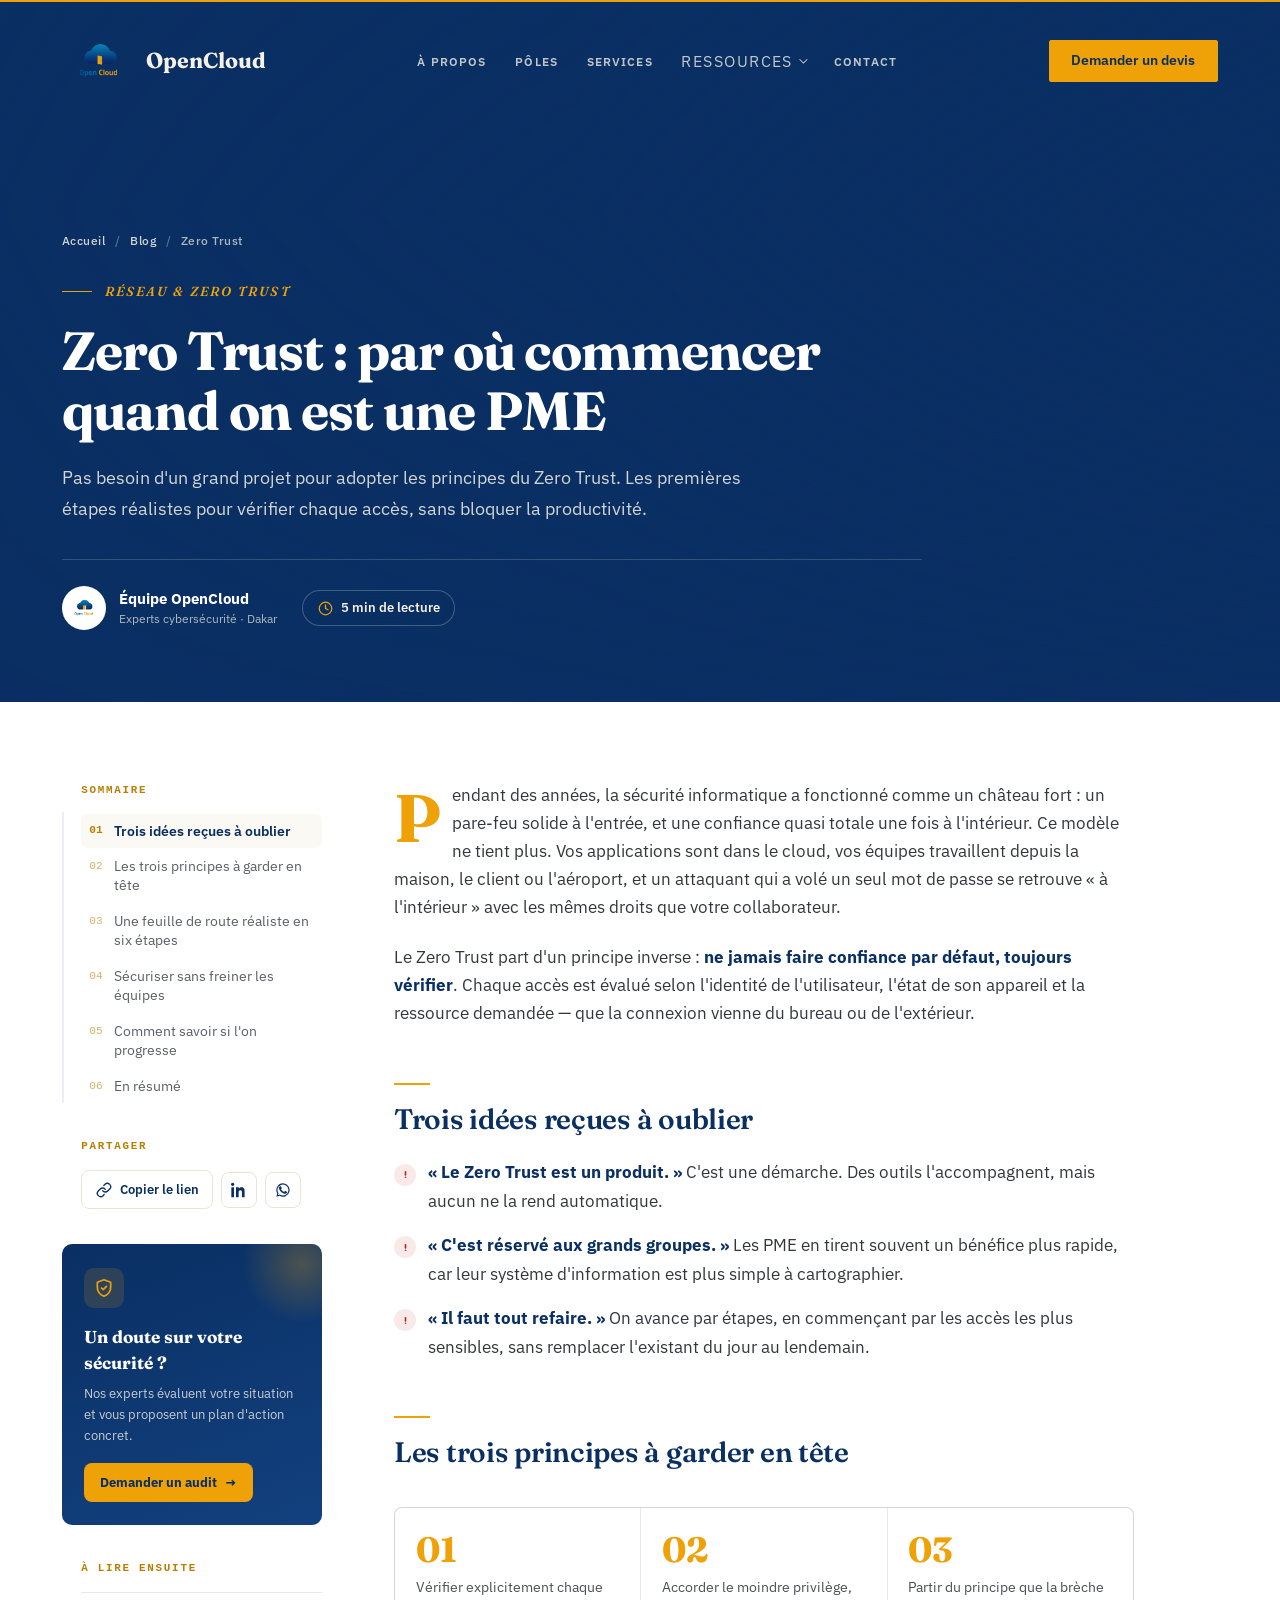
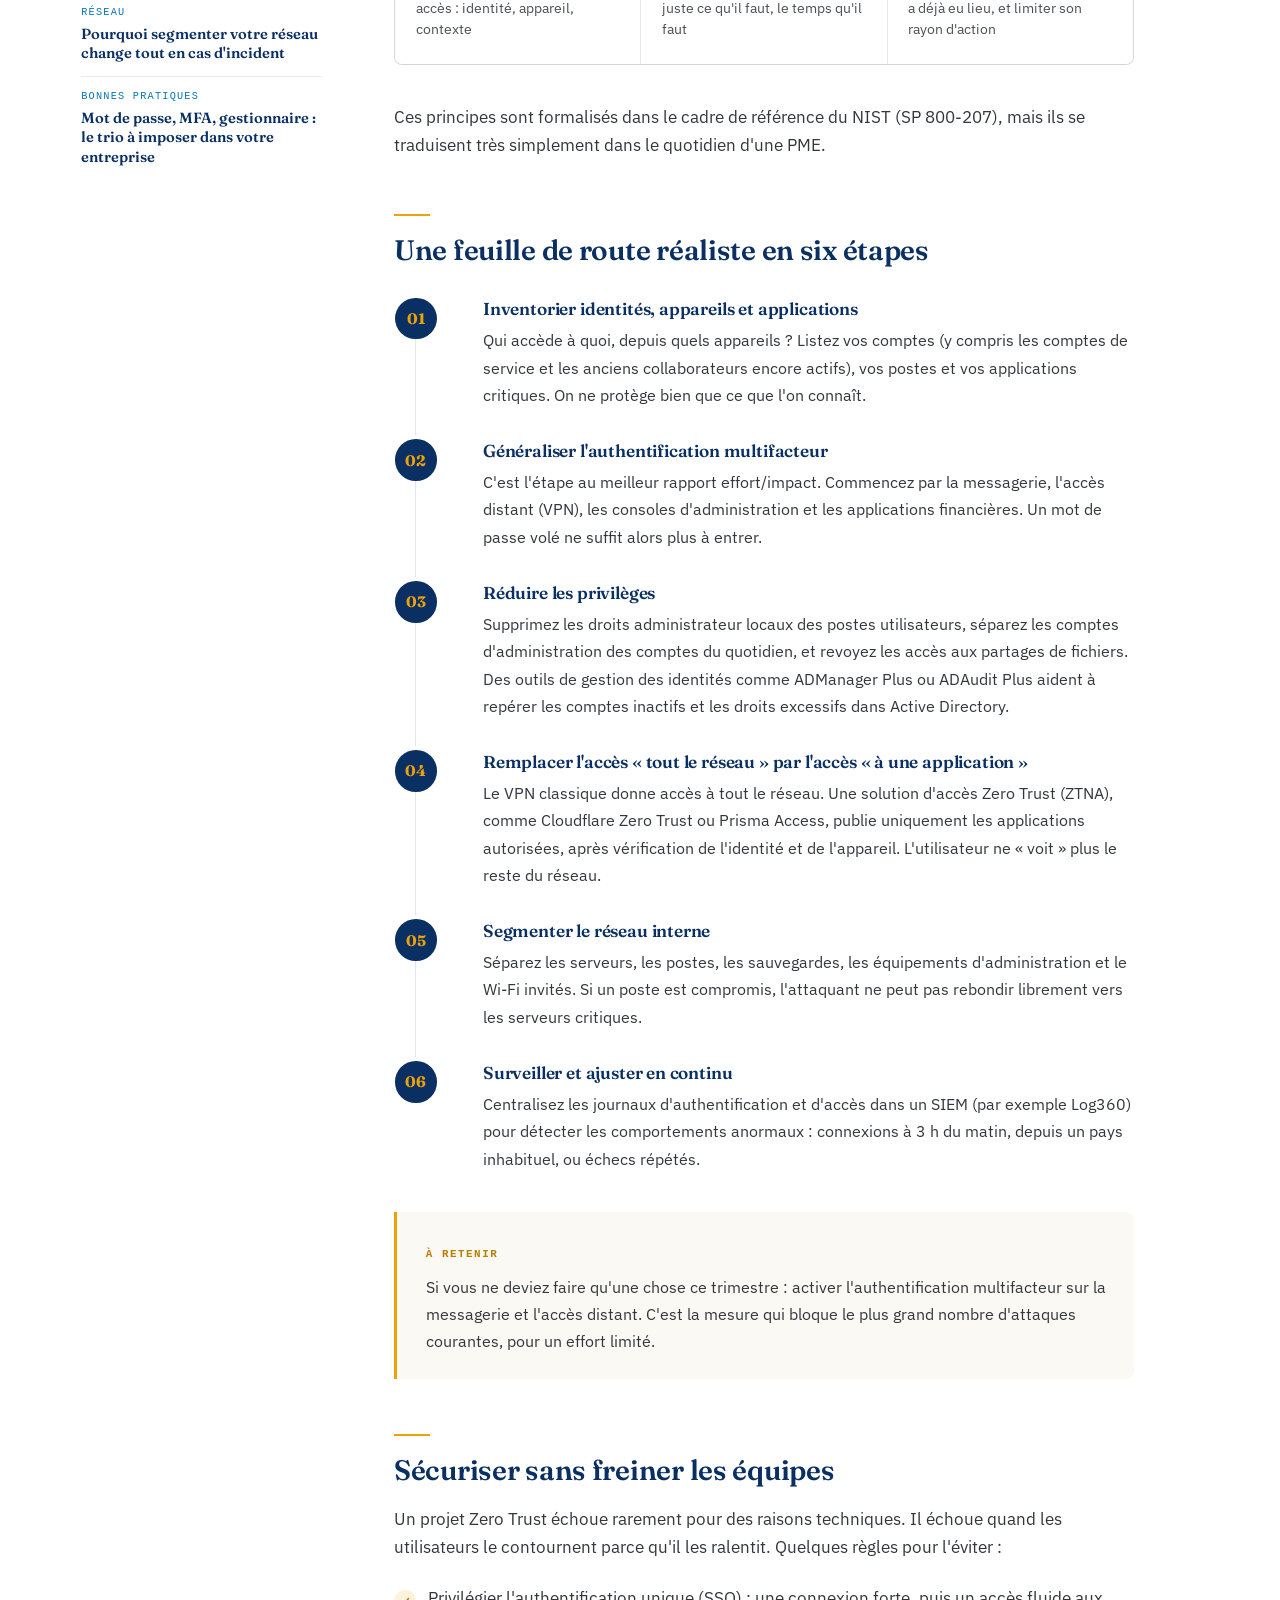
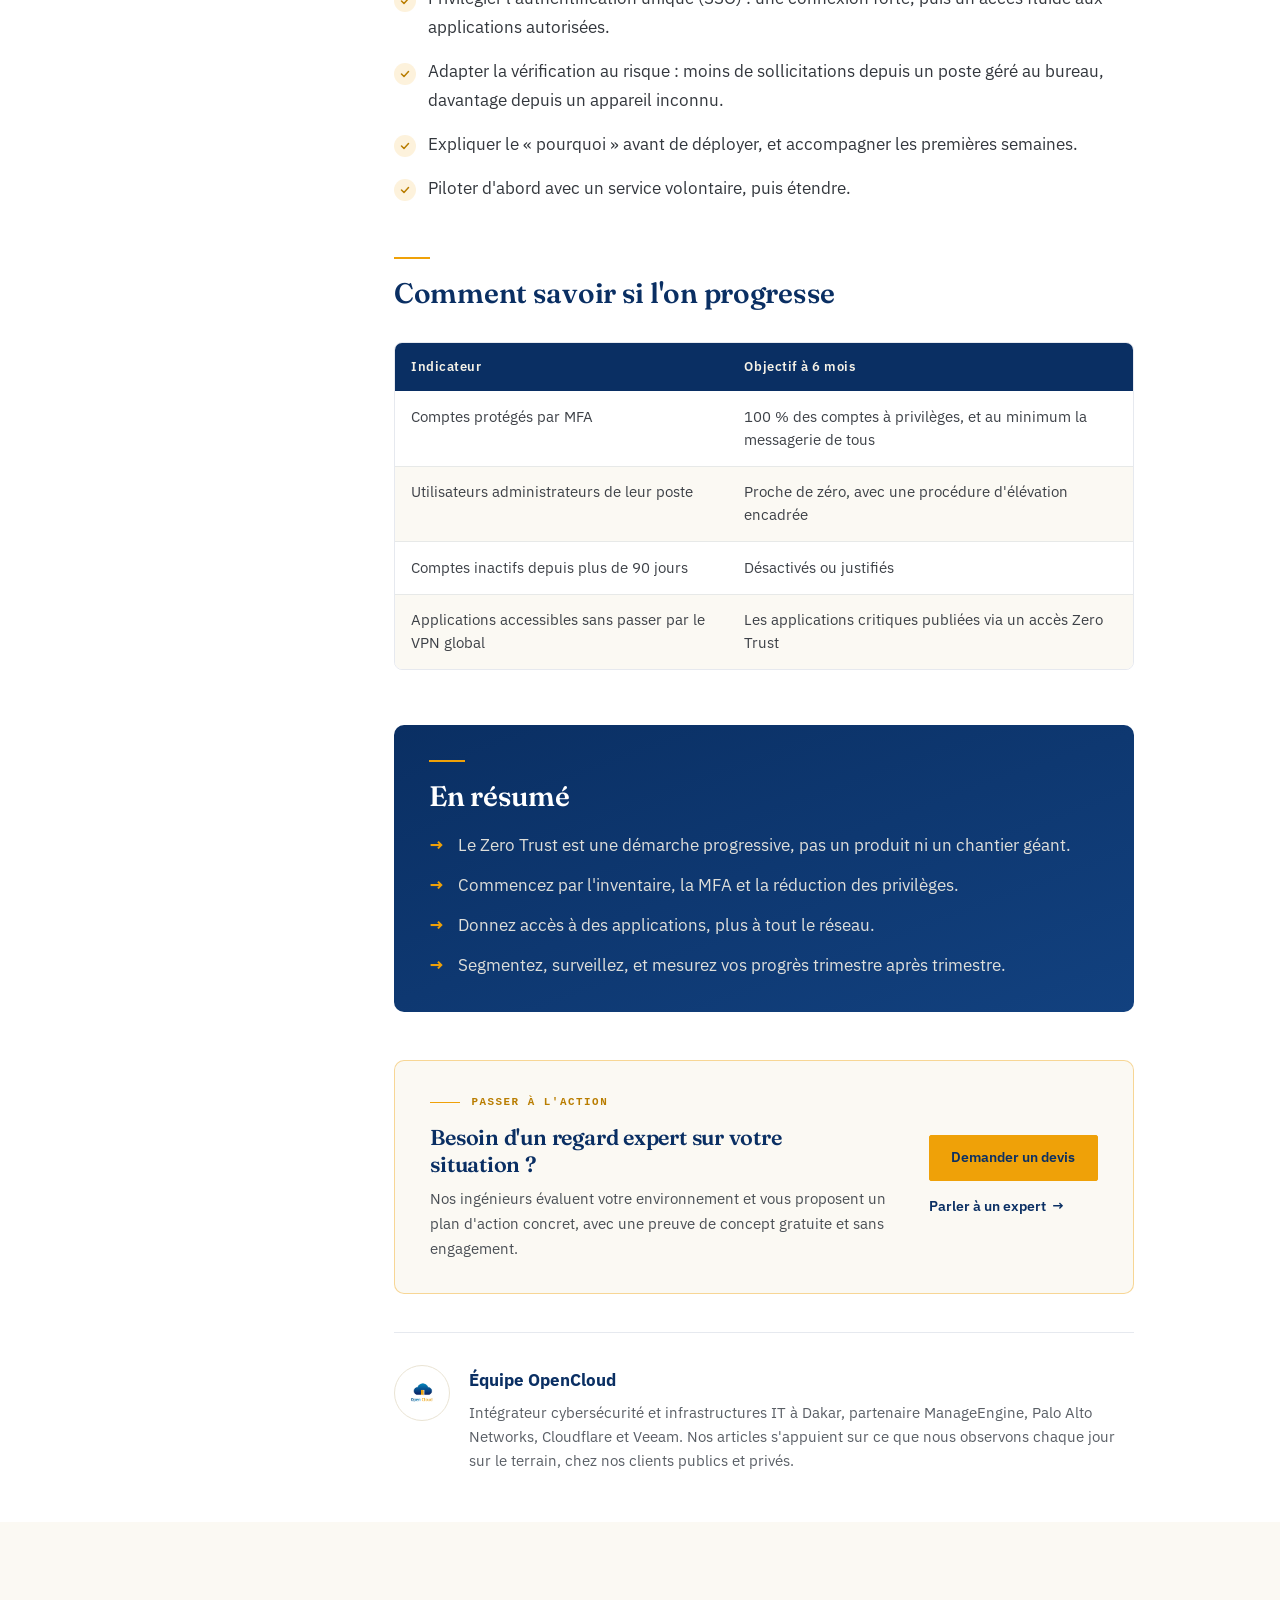
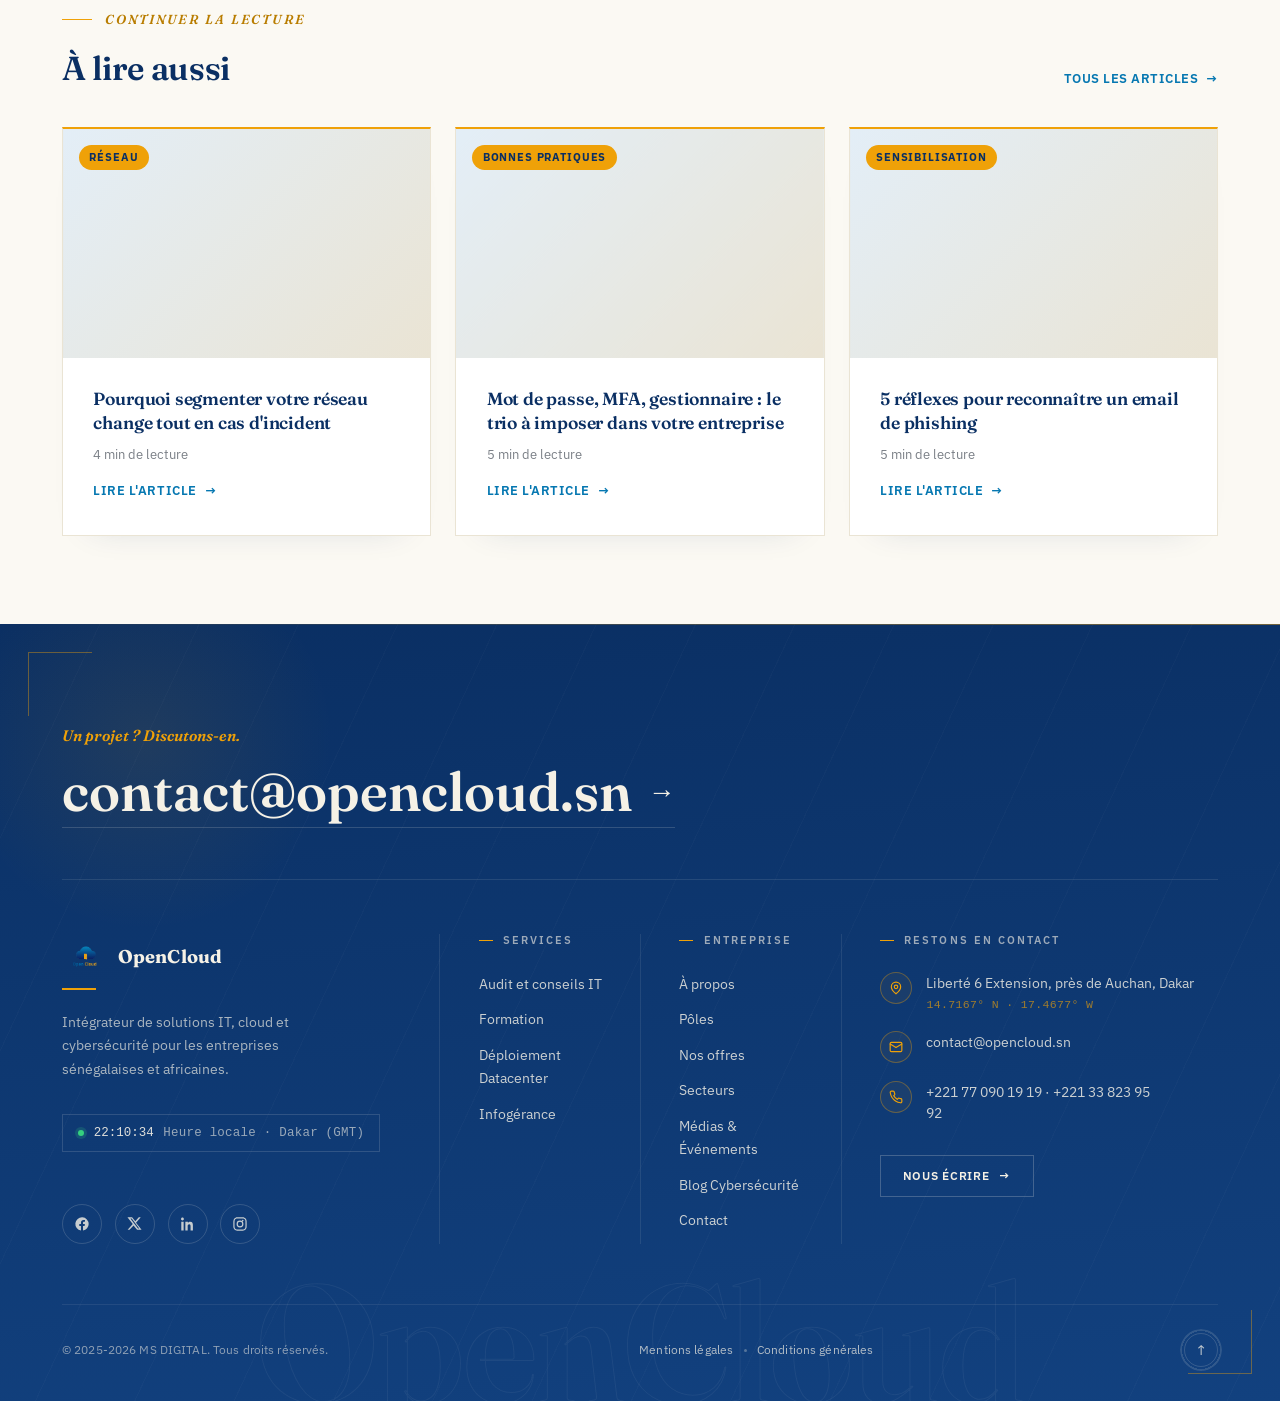
<file: article-zero-trust-pme.html>
<!doctype html>
<html lang="fr">
<head>
<meta charset="utf-8">
<meta name="viewport" content="width=device-width, initial-scale=1">
<title>Zero Trust : par où commencer quand on est une PME — Blog OpenCloud SN</title>
<meta name="description" content="Zero Trust pour les PME : les principes, les idées reçues et une feuille de route réaliste en 6 étapes pour sécuriser chaque accès sans freiner vos équipes.">
<meta property="og:type" content="article">
<meta property="og:title" content="Zero Trust : par où commencer quand on est une PME">
<meta property="og:description" content="Zero Trust pour les PME : les principes, les idées reçues et une feuille de route réaliste en 6 étapes pour sécuriser chaque accès sans freiner vos équipes.">
<meta property="og:image" content="https://images.pexels.com/photos/442150/pexels-photo-442150.jpeg?auto=compress&cs=tinysrgb&w=1800">
<link rel="icon" type="image/png" href="images/logo_open.png">

<link rel="preconnect" href="https://fonts.googleapis.com">
<link rel="preconnect" href="https://fonts.gstatic.com" crossorigin>
<link href="https://fonts.googleapis.com/css2?family=Fraunces:opsz,wght@9..144,500;9..144,600;9..144,700&family=IBM+Plex+Sans:wght@400;500;600;700&display=swap" rel="stylesheet">

<link rel="stylesheet" href="bootstrap.min.css">
<link rel="stylesheet" href="style.css?v=2">
</head>
<body>

<div class="scroll-progress" id="scrollProgress" aria-hidden="true"></div>

<!-- ===================== HEADER ===================== -->
<header class="site-header">
  <div class="container-xl d-flex align-items-center justify-content-between">
    <a href="index.html" class="brand"><img src="images/logo_open.png" alt="OpenCloud SN" class="brand-logo">OpenCloud</a>

    <nav class="d-none d-lg-flex align-items-center">
      <a href="index.html#a-propos" class="nav-link-custom">À propos</a>
      <a href="index.html#business-units" class="nav-link-custom">Pôles</a>
      <a href="index.html#services" class="nav-link-custom">Services</a>
      <div class="nav-dropdown dropdown">
        <button class="nav-link-custom nav-dropdown-toggle" type="button" data-bs-toggle="dropdown" aria-expanded="false">
          Ressources<span class="nav-dropdown-caret" aria-hidden="true"></span>
        </button>
        <ul class="dropdown-menu nav-dropdown-menu">
          <li><a class="dropdown-item" href="medias-evenements.html">Médias &amp; Événements</a></li>
          <li><a class="dropdown-item" href="blog-cybersecurite.html">Blog Cybersécurité</a></li>
        </ul>
      </div>
      <a href="index.html#contact" class="nav-link-custom">Contact</a>
    </nav>

    <div class="d-flex align-items-center gap-3">
      <a href="devis.html" class="btn-gold d-none d-lg-inline-flex">Demander un devis</a>
      <button type="button" class="nav-burger d-lg-none" data-bs-toggle="offcanvas" data-bs-target="#mobileNav" aria-controls="mobileNav" aria-label="Ouvrir le menu">
        <span></span><span></span><span></span>
      </button>
    </div>
  </div>
</header>

<!-- ===================== MENU MOBILE ===================== -->
<div class="offcanvas offcanvas-end mobile-nav" tabindex="-1" id="mobileNav" aria-labelledby="mobileNavLabel">
  <div class="offcanvas-header">
    <a href="index.html" class="brand" style="color:var(--paper);"><img src="images/logo_open.png" alt="OpenCloud SN" class="brand-logo" style="height:38px;">OpenCloud</a>
    <button type="button" class="btn-close btn-close-white" data-bs-dismiss="offcanvas" aria-label="Fermer"></button>
  </div>
  <div class="offcanvas-body">
    <nav class="mobile-nav-links">
      <a href="index.html#a-propos" data-bs-dismiss="offcanvas">À propos</a>
      <a href="index.html#business-units" data-bs-dismiss="offcanvas">Pôles</a>
      <a href="index.html#services" data-bs-dismiss="offcanvas">Services</a>
      <a href="medias-evenements.html" data-bs-dismiss="offcanvas">Médias &amp; Événements</a>
      <a href="blog-cybersecurite.html" data-bs-dismiss="offcanvas">Blog Cybersécurité</a>
      <a href="index.html#contact" data-bs-dismiss="offcanvas">Contact</a>
    </nav>

    <div class="mobile-nav-footer">
      <a href="devis.html" class="btn-gold" data-bs-dismiss="offcanvas">Demander un devis</a>
    </div>
  </div>
</div>

<!-- ===================== ARTICLE : EN-TÊTE ===================== -->
<section class="art-hero">
  <div class="art-hero-media" style="background-image:url('https://images.pexels.com/photos/442150/pexels-photo-442150.jpeg?auto=compress&cs=tinysrgb&w=1800');"></div>
  <div class="art-hero-overlay"></div>
  <div class="container-xl art-hero-inner">
    <nav class="art-breadcrumb" aria-label="Fil d'Ariane">
      <a href="index.html">Accueil</a><span aria-hidden="true">/</span><a href="blog-cybersecurite.html">Blog</a><span aria-hidden="true">/</span><span>Zero Trust</span>
    </nav>
    <div class="art-hero-kicker"><span class="hero-kicker-line"></span>Réseau &amp; Zero Trust</div>
    <h1 class="art-hero-title">Zero Trust : par où commencer quand on est une PME</h1>
    <p class="art-hero-lead">Pas besoin d'un grand projet pour adopter les principes du Zero Trust. Les premières étapes réalistes pour vérifier chaque accès, sans bloquer la productivité.</p>
    <div class="art-hero-meta">
      <span class="art-author"><img src="images/logo_open.png" alt="" class="art-author-logo"><span><strong>Équipe OpenCloud</strong><small>Experts cybersécurité · Dakar</small></span></span>
      <span class="art-meta-pill"><svg width="15" height="15" viewBox="0 0 24 24" fill="none" stroke="currentColor" stroke-width="2" stroke-linecap="round" stroke-linejoin="round"><circle cx="12" cy="12" r="10"/><path d="M12 6v6l4 2"/></svg>5 min de lecture</span>
    </div>
  </div>
</section>

<!-- ===================== ARTICLE : CORPS ===================== -->
<section class="art-body-section">
  <div class="container-xl">
    <div class="art-layout">
      <aside class="art-aside">
        <div class="art-toc">
          <div class="art-toc-title">Sommaire</div>
          <div class="art-toc-progress" aria-hidden="true"><span id="artProgress"></span></div>
          <ol class="art-toc-list" id="artToc">
          <li><a href="#idees-recues"><span class="art-toc-num">01</span><span>Trois idées reçues à oublier</span></a></li>
          <li><a href="#principes"><span class="art-toc-num">02</span><span>Les trois principes à garder en tête</span></a></li>
          <li><a href="#feuille-de-route"><span class="art-toc-num">03</span><span>Une feuille de route réaliste en six étapes</span></a></li>
          <li><a href="#productivite"><span class="art-toc-num">04</span><span>Sécuriser sans freiner les équipes</span></a></li>
          <li><a href="#mesurer"><span class="art-toc-num">05</span><span>Comment savoir si l'on progresse</span></a></li>
          <li><a href="#en-resume"><span class="art-toc-num">06</span><span>En résumé</span></a></li>
          </ol>
        </div>
        <div class="art-share">
          <div class="art-toc-title">Partager</div>
          <div class="art-share-row">
            <button type="button" class="art-share-btn" id="artCopyLink" aria-label="Copier le lien de l'article"><svg width="16" height="16" viewBox="0 0 24 24" fill="none" stroke="currentColor" stroke-width="2" stroke-linecap="round" stroke-linejoin="round"><path d="M10 13a5 5 0 0 0 7.54.54l3-3a5 5 0 0 0-7.07-7.07l-1.72 1.71"/><path d="M14 11a5 5 0 0 0-7.54-.54l-3 3a5 5 0 0 0 7.07 7.07l1.71-1.71"/></svg><span>Copier le lien</span></button>
            <a class="art-share-icon" id="artShareLinkedin" href="https://www.linkedin.com/sharing/share-offsite/" target="_blank" rel="noopener" aria-label="Partager sur LinkedIn"><svg width="16" height="16" viewBox="0 0 24 24" fill="currentColor"><path d="M4.98 3.5C4.98 4.88 3.87 6 2.5 6S0 4.88 0 3.5 1.12 1 2.5 1s2.48 1.12 2.48 2.5zM.5 8h4V23h-4V8zm7.5 0h3.8v2.05h.05c.53-1 1.83-2.05 3.77-2.05 4.03 0 4.78 2.65 4.78 6.1V23h-4v-6.9c0-1.65-.03-3.77-2.3-3.77-2.3 0-2.65 1.8-2.65 3.65V23h-4V8z"/></svg></a>
            <a class="art-share-icon" id="artShareWhatsapp" href="https://wa.me/" target="_blank" rel="noopener" aria-label="Partager sur WhatsApp"><svg width="16" height="16" viewBox="0 0 24 24" fill="currentColor"><path d="M17.5 14.4c-.3-.1-1.8-.9-2-1-.3-.1-.5-.1-.7.1-.2.3-.8 1-.9 1.2-.2.2-.3.2-.6.1-.3-.1-1.3-.5-2.4-1.5-.9-.8-1.5-1.8-1.7-2.1-.2-.3 0-.5.1-.6l.4-.5c.2-.2.2-.3.3-.5.1-.2 0-.4 0-.5l-.9-2.2c-.2-.6-.5-.5-.7-.5h-.6c-.2 0-.5.1-.8.4-.3.3-1 1-1 2.5s1.1 2.9 1.2 3.1c.1.2 2.1 3.2 5.1 4.5.7.3 1.3.5 1.7.6.7.2 1.4.2 1.9.1.6-.1 1.8-.7 2-1.4.2-.7.2-1.3.2-1.4-.1-.1-.3-.2-.6-.3zM12 2a10 10 0 0 0-8.6 15.1L2 22l5-1.3A10 10 0 1 0 12 2zm0 18.2c-1.5 0-3-.4-4.3-1.2l-.3-.2-3 .8.8-2.9-.2-.3A8.2 8.2 0 1 1 12 20.2z"/></svg></a>
          </div>
        </div>
        <div class="art-aside-cta">
          <span class="art-aside-cta-icon" aria-hidden="true"><svg width="20" height="20" viewBox="0 0 24 24" fill="none" stroke="currentColor" stroke-width="2" stroke-linecap="round" stroke-linejoin="round"><path d="M12 2 4 5v6c0 5 3.5 9 8 11 4.5-2 8-6 8-11V5l-8-3Z"/><path d="m9 12 2 2 4-4"/></svg></span>
          <strong>Un doute sur votre sécurité&nbsp;?</strong>
          <p>Nos experts évaluent votre situation et vous proposent un plan d'action concret.</p>
          <a href="devis.html" class="art-aside-cta-btn">Demander un audit<span aria-hidden="true">→</span></a>
        </div>
        <div class="art-aside-next">
          <div class="art-toc-title">À lire ensuite</div>
          <a href="article-segmentation-reseau.html" class="art-next-link"><span class="art-next-tag">Réseau</span><span class="art-next-title">Pourquoi segmenter votre réseau change tout en cas d'incident</span></a>
          <a href="article-mot-de-passe-mfa.html" class="art-next-link"><span class="art-next-tag">Bonnes pratiques</span><span class="art-next-title">Mot de passe, MFA, gestionnaire : le trio à imposer dans votre entreprise</span></a>
        </div>
      </aside>

      <article class="art-prose" id="artProse">
<p class="art-dropcap">Pendant des années, la sécurité informatique a fonctionné comme un château fort&nbsp;: un pare-feu solide à l'entrée, et une confiance quasi totale une fois à l'intérieur. Ce modèle ne tient plus. Vos applications sont dans le cloud, vos équipes travaillent depuis la maison, le client ou l'aéroport, et un attaquant qui a volé un seul mot de passe se retrouve «&nbsp;à l'intérieur&nbsp;» avec les mêmes droits que votre collaborateur.</p>
<p>Le Zero Trust part d'un principe inverse&nbsp;: <strong>ne jamais faire confiance par défaut, toujours vérifier</strong>. Chaque accès est évalué selon l'identité de l'utilisateur, l'état de son appareil et la ressource demandée — que la connexion vienne du bureau ou de l'extérieur.</p>

<h2 id="idees-recues">Trois idées reçues à oublier</h2>
<ul class="art-checklist art-checklist-warn">
  <li><strong>«&nbsp;Le Zero Trust est un produit.&nbsp;»</strong> C'est une démarche. Des outils l'accompagnent, mais aucun ne la rend automatique.</li>
  <li><strong>«&nbsp;C'est réservé aux grands groupes.&nbsp;»</strong> Les PME en tirent souvent un bénéfice plus rapide, car leur système d'information est plus simple à cartographier.</li>
  <li><strong>«&nbsp;Il faut tout refaire.&nbsp;»</strong> On avance par étapes, en commençant par les accès les plus sensibles, sans remplacer l'existant du jour au lendemain.</li>
</ul>

<h2 id="principes">Les trois principes à garder en tête</h2>
<div class="art-figures">
  <div><strong>01</strong><span>Vérifier explicitement chaque accès&nbsp;: identité, appareil, contexte</span></div>
  <div><strong>02</strong><span>Accorder le moindre privilège, juste ce qu'il faut, le temps qu'il faut</span></div>
  <div><strong>03</strong><span>Partir du principe que la brèche a déjà eu lieu, et limiter son rayon d'action</span></div>
</div>
<p>Ces principes sont formalisés dans le cadre de référence du NIST (SP&nbsp;800-207), mais ils se traduisent très simplement dans le quotidien d'une PME.</p>

<h2 id="feuille-de-route">Une feuille de route réaliste en six étapes</h2>
<ol class="art-steps">
  <li><h3>Inventorier identités, appareils et applications</h3><p>Qui accède à quoi, depuis quels appareils&nbsp;? Listez vos comptes (y compris les comptes de service et les anciens collaborateurs encore actifs), vos postes et vos applications critiques. On ne protège bien que ce que l'on connaît.</p></li>
  <li><h3>Généraliser l'authentification multifacteur</h3><p>C'est l'étape au meilleur rapport effort/impact. Commencez par la messagerie, l'accès distant (VPN), les consoles d'administration et les applications financières. Un mot de passe volé ne suffit alors plus à entrer.</p></li>
  <li><h3>Réduire les privilèges</h3><p>Supprimez les droits administrateur locaux des postes utilisateurs, séparez les comptes d'administration des comptes du quotidien, et revoyez les accès aux partages de fichiers. Des outils de gestion des identités comme ADManager Plus ou ADAudit Plus aident à repérer les comptes inactifs et les droits excessifs dans Active Directory.</p></li>
  <li><h3>Remplacer l'accès «&nbsp;tout le réseau&nbsp;» par l'accès «&nbsp;à une application&nbsp;»</h3><p>Le VPN classique donne accès à tout le réseau. Une solution d'accès Zero Trust (ZTNA), comme Cloudflare Zero Trust ou Prisma Access, publie uniquement les applications autorisées, après vérification de l'identité et de l'appareil. L'utilisateur ne «&nbsp;voit&nbsp;» plus le reste du réseau.</p></li>
  <li><h3>Segmenter le réseau interne</h3><p>Séparez les serveurs, les postes, les sauvegardes, les équipements d'administration et le Wi-Fi invités. Si un poste est compromis, l'attaquant ne peut pas rebondir librement vers les serveurs critiques.</p></li>
  <li><h3>Surveiller et ajuster en continu</h3><p>Centralisez les journaux d'authentification et d'accès dans un SIEM (par exemple Log360) pour détecter les comportements anormaux&nbsp;: connexions à 3&nbsp;h du matin, depuis un pays inhabituel, ou échecs répétés.</p></li>
</ol>

<aside class="art-callout"><span class="art-callout-label">À retenir</span><p>Si vous ne deviez faire qu'une chose ce trimestre&nbsp;: activer l'authentification multifacteur sur la messagerie et l'accès distant. C'est la mesure qui bloque le plus grand nombre d'attaques courantes, pour un effort limité.</p></aside>

<h2 id="productivite">Sécuriser sans freiner les équipes</h2>
<p>Un projet Zero Trust échoue rarement pour des raisons techniques. Il échoue quand les utilisateurs le contournent parce qu'il les ralentit. Quelques règles pour l'éviter&nbsp;:</p>
<ul class="art-checklist">
  <li>Privilégier l'authentification unique (SSO)&nbsp;: une connexion forte, puis un accès fluide aux applications autorisées.</li>
  <li>Adapter la vérification au risque&nbsp;: moins de sollicitations depuis un poste géré au bureau, davantage depuis un appareil inconnu.</li>
  <li>Expliquer le «&nbsp;pourquoi&nbsp;» avant de déployer, et accompagner les premières semaines.</li>
  <li>Piloter d'abord avec un service volontaire, puis étendre.</li>
</ul>

<h2 id="mesurer">Comment savoir si l'on progresse</h2>
<div class="art-table-wrap">
<table class="art-table">
  <thead><tr><th>Indicateur</th><th>Objectif à 6 mois</th></tr></thead>
  <tbody>
    <tr><td>Comptes protégés par MFA</td><td>100&nbsp;% des comptes à privilèges, et au minimum la messagerie de tous</td></tr>
    <tr><td>Utilisateurs administrateurs de leur poste</td><td>Proche de zéro, avec une procédure d'élévation encadrée</td></tr>
    <tr><td>Comptes inactifs depuis plus de 90&nbsp;jours</td><td>Désactivés ou justifiés</td></tr>
    <tr><td>Applications accessibles sans passer par le VPN global</td><td>Les applications critiques publiées via un accès Zero Trust</td></tr>
  </tbody>
</table>
</div>

<div class="art-summary">
  <h2 id="en-resume">En résumé</h2>
  <ul>
    <li>Le Zero Trust est une démarche progressive, pas un produit ni un chantier géant.</li>
    <li>Commencez par l'inventaire, la MFA et la réduction des privilèges.</li>
    <li>Donnez accès à des applications, plus à tout le réseau.</li>
    <li>Segmentez, surveillez, et mesurez vos progrès trimestre après trimestre.</li>
  </ul>
</div>
        <div class="art-cta">
          <div>
            <div class="art-cta-eyebrow"><span class="hero-kicker-line"></span>Passer à l'action</div>
            <h2 class="art-cta-title">Besoin d'un regard expert sur votre situation&nbsp;?</h2>
            <p>Nos ingénieurs évaluent votre environnement et vous proposent un plan d'action concret, avec une preuve de concept gratuite et sans engagement.</p>
          </div>
          <div class="art-cta-actions">
            <a href="devis.html" class="btn-gold btn-arrow">Demander un devis</a>
            <a href="index.html#contact" class="art-cta-link">Parler à un expert<span aria-hidden="true">→</span></a>
          </div>
        </div>

        <div class="art-author-box">
          <img src="images/logo_open.png" alt="" class="art-author-box-logo">
          <div>
            <strong>Équipe OpenCloud</strong>
            <p>Intégrateur cybersécurité et infrastructures IT à Dakar, partenaire ManageEngine, Palo Alto Networks, Cloudflare et Veeam. Nos articles s'appuient sur ce que nous observons chaque jour sur le terrain, chez nos clients publics et privés.</p>
          </div>
        </div>
      </article>
    </div>
  </div>
</section>

<!-- ===================== À LIRE AUSSI ===================== -->
<section class="section art-related">
  <div class="container-xl">
    <div class="art-related-head">
      <div>
        <div class="art-hero-kicker art-related-kicker"><span class="hero-kicker-line"></span>Continuer la lecture</div>
        <h2 class="section-title">À lire aussi</h2>
      </div>
      <a href="blog-cybersecurite.html" class="bu-more">Tous les articles<span aria-hidden="true">→</span></a>
    </div>
    <div class="row g-4">
      <div class="col-md-6 col-lg-4">
        <a href="article-segmentation-reseau.html" class="blog-card art-related-card">
          <div class="blog-card-media" style="background-image:url('https://images.pexels.com/photos/2881233/pexels-photo-2881233.jpeg?auto=compress&cs=tinysrgb&w=800'), linear-gradient(135deg, var(--teal-soft), var(--paper-dim));"><span class="media-tag">Réseau</span></div>
          <div class="blog-card-body">
            <h3>Pourquoi segmenter votre réseau change tout en cas d'incident</h3>
            <span class="art-related-meta">4 min de lecture</span>
            <span class="bu-more">Lire l'article<span aria-hidden="true">→</span></span>
          </div>
        </a>
      </div>
      <div class="col-md-6 col-lg-4">
        <a href="article-mot-de-passe-mfa.html" class="blog-card art-related-card">
          <div class="blog-card-media" style="background-image:url('https://images.pexels.com/photos/17155842/pexels-photo-17155842.jpeg?auto=compress&cs=tinysrgb&w=800'), linear-gradient(135deg, var(--teal-soft), var(--paper-dim));"><span class="media-tag">Bonnes pratiques</span></div>
          <div class="blog-card-body">
            <h3>Mot de passe, MFA, gestionnaire : le trio à imposer dans votre entreprise</h3>
            <span class="art-related-meta">5 min de lecture</span>
            <span class="bu-more">Lire l'article<span aria-hidden="true">→</span></span>
          </div>
        </a>
      </div>
      <div class="col-md-6 col-lg-4">
        <a href="article-reconnaitre-phishing.html" class="blog-card art-related-card">
          <div class="blog-card-media" style="background-image:url('https://images.pexels.com/photos/7821760/pexels-photo-7821760.jpeg?auto=compress&cs=tinysrgb&w=800'), linear-gradient(135deg, var(--teal-soft), var(--paper-dim));"><span class="media-tag">Sensibilisation</span></div>
          <div class="blog-card-body">
            <h3>5 réflexes pour reconnaître un email de phishing</h3>
            <span class="art-related-meta">5 min de lecture</span>
            <span class="bu-more">Lire l'article<span aria-hidden="true">→</span></span>
          </div>
        </a>
      </div>
    </div>
  </div>
</section>

<!-- ===================== FOOTER ===================== -->
<footer>
  <span class="hero-frame hero-frame-tl" aria-hidden="true"></span>
  <span class="hero-frame hero-frame-br" aria-hidden="true"></span>
  <span class="footer-spotlight" aria-hidden="true"></span>
  <span class="footer-watermark" aria-hidden="true">OpenCloud</span>

  <div class="container-xl">
    <div class="footer-lead">
      <p class="footer-lead-eyebrow">Un projet&nbsp;? Discutons-en.</p>
      <a href="mailto:contact@opencloud.sn" class="footer-lead-email">
        contact@opencloud.sn
        <span class="footer-lead-arrow" aria-hidden="true">→</span>
      </a>
    </div>

    <div class="row g-5">
      <div class="col-lg-4 footer-col">
        <div class="brand mb-2" style="color:var(--paper);">
          <img src="images/logo_open.png" alt="OpenCloud SN" class="brand-logo brand-logo-lg">OpenCloud
        </div>
        <span class="footer-brand-rule"></span>
        <p class="footer-tagline">Intégrateur de solutions IT, cloud et cybersécurité pour les entreprises sénégalaises et africaines.</p>

        <div class="footer-clock">
          <span class="footer-clock-dot" aria-hidden="true"></span>
          <span id="footerClockTime">--:--:--</span>
          <span class="footer-clock-tz">Heure locale · Dakar (GMT)</span>
        </div>

        <div class="social-links">
          <a href="#" aria-label="Facebook" class="icon-facebook"><svg viewBox="0 0 24 24" fill="currentColor"><path d="M22 12a10 10 0 1 0-11.56 9.88v-6.99H7.9V12h2.54V9.8c0-2.5 1.49-3.89 3.77-3.89 1.09 0 2.23.2 2.23.2v2.45h-1.26c-1.24 0-1.63.77-1.63 1.56V12h2.78l-.44 2.89h-2.34v6.99A10 10 0 0 0 22 12z"/></svg></a>
          <a href="#" aria-label="X" class="icon-x"><svg viewBox="0 0 24 24" fill="currentColor"><path d="M18.9 2H22l-7.6 8.7L23.3 22h-7.2l-5.6-6.9L4 22H1l8.2-9.4L.7 2h7.4l5.1 6.3L18.9 2zm-1.3 18h2L7.5 4H5.4l12.2 16z"/></svg></a>
          <a href="#" aria-label="LinkedIn" class="icon-linkedin"><svg viewBox="0 0 24 24" fill="currentColor"><path d="M4.98 3.5C4.98 4.88 3.87 6 2.5 6S0 4.88 0 3.5 1.12 1 2.5 1s2.48 1.12 2.48 2.5zM.5 8h4V23h-4V8zm7.5 0h3.8v2.05h.05c.53-1 1.83-2.05 3.77-2.05 4.03 0 4.78 2.65 4.78 6.1V23h-4v-6.9c0-1.65-.03-3.77-2.3-3.77-2.3 0-2.65 1.8-2.65 3.65V23h-4V8z"/></svg></a>
          <a href="#" aria-label="Instagram" class="icon-instagram"><svg viewBox="0 0 24 24" fill="currentColor"><path d="M12 2c-2.7 0-3.05.01-4.12.06-1.06.05-1.79.22-2.43.47-.66.26-1.22.6-1.77 1.16-.56.55-.9 1.11-1.16 1.77-.25.64-.42 1.37-.47 2.43C2 8.95 2 9.3 2 12s.01 3.05.06 4.12c.05 1.06.22 1.79.47 2.43.26.66.6 1.22 1.16 1.77.55.56 1.11.9 1.77 1.16.64.25 1.37.42 2.43.47C8.95 22 9.3 22 12 22s3.05-.01 4.12-.06c1.06-.05 1.79-.22 2.43-.47.66-.26 1.22-.6 1.77-1.16.56-.55.9-1.11 1.16-1.77.25-.64.42-1.37.47-2.43.05-1.07.06-1.42.06-4.12s-.01-3.05-.06-4.12c-.05-1.06-.22-1.79-.47-2.43-.26-.66-.6-1.22-1.16-1.77-.55-.56-1.11-.9-1.77-1.16-.64-.25-1.37-.42-2.43-.47C15.05 2.01 14.7 2 12 2zm0 1.8c2.67 0 2.99.01 4.04.06.97.04 1.5.21 1.85.35.47.18.8.4 1.15.75.35.35.57.68.75 1.15.14.35.31.88.35 1.85.05 1.05.06 1.37.06 4.04s-.01 2.99-.06 4.04c-.04.97-.21 1.5-.35 1.85-.18.47-.4.8-.75 1.15-.35.35-.68.57-1.15.75-.35.14-.88.31-1.85.35-1.05.05-1.37.06-4.04.06s-2.99-.01-4.04-.06c-.97-.04-1.5-.21-1.85-.35-.47-.18-.8-.4-1.15-.75-.35-.35-.57-.68-.75-1.15-.14-.35-.31-.88-.35-1.85C3.81 14.99 3.8 14.67 3.8 12s.01-2.99.06-4.04c.04-.97.21-1.5.35-1.85.18-.47.4-.8.75-1.15.35-.35.68-.57 1.15-.75.35-.14.88-.31 1.85-.35C9.01 3.81 9.33 3.8 12 3.8zm0 3.05A5.15 5.15 0 1 0 17.15 12 5.15 5.15 0 0 0 12 6.85zm0 8.5A3.35 3.35 0 1 1 15.35 12 3.35 3.35 0 0 1 12 15.35zm5.35-8.7a1.2 1.2 0 1 1-1.2-1.2 1.2 1.2 0 0 1 1.2 1.2z"/></svg></a>
        </div>
      </div>
      <div class="col-6 col-lg-2 footer-col">
        <h5>Services</h5>
        <p><a href="index.html#services">Audit et conseils IT</a></p>
        <p><a href="index.html#services">Formation</a></p>
        <p><a href="index.html#services">Déploiement Datacenter</a></p>
        <p><a href="index.html#services">Infogérance</a></p>
      </div>
      <div class="col-6 col-lg-2 footer-col">
        <h5>Entreprise</h5>
        <p><a href="index.html#a-propos">À propos</a></p>
        <p><a href="index.html#business-units">Pôles</a></p>
        <p><a href="index.html#offres">Nos offres</a></p>
        <p><a href="index.html#secteurs">Secteurs</a></p>
        <p><a href="medias-evenements.html">Médias &amp; Événements</a></p>
        <p><a href="blog-cybersecurite.html">Blog Cybersécurité</a></p>
        <p><a href="index.html#contact">Contact</a></p>
      </div>
      <div class="col-lg-4 footer-col">
        <h5>Restons en contact</h5>
        <div class="footer-contact-list">
          <div class="footer-contact-item">
            <span class="footer-contact-icon" aria-hidden="true"><svg width="14" height="14" viewBox="0 0 24 24" fill="none" stroke="currentColor" stroke-width="2" stroke-linecap="round" stroke-linejoin="round"><path d="M20 10c0 6-8 12-8 12s-8-6-8-12a8 8 0 0 1 16 0Z"/><circle cx="12" cy="10" r="3"/></svg></span>
            <span>Liberté 6 Extension, près de Auchan, Dakar<span class="footer-coords">14.7167° N · 17.4677° W</span></span>
          </div>
          <div class="footer-contact-item footer-copy" data-copy="contact@opencloud.sn" tabindex="0" role="button">
            <span class="footer-contact-icon" aria-hidden="true"><svg width="14" height="14" viewBox="0 0 24 24" fill="none" stroke="currentColor" stroke-width="2" stroke-linecap="round" stroke-linejoin="round"><rect x="2" y="4" width="20" height="16" rx="2"/><path d="m22 7-10 6L2 7"/></svg></span>
            <span>contact@opencloud.sn</span>
            <span class="footer-copy-hint" aria-hidden="true">Copier</span>
          </div>
          <div class="footer-contact-item footer-copy" data-copy="+221 77 090 19 19" tabindex="0" role="button">
            <span class="footer-contact-icon" aria-hidden="true"><svg width="14" height="14" viewBox="0 0 24 24" fill="none" stroke="currentColor" stroke-width="2" stroke-linecap="round" stroke-linejoin="round"><path d="M22 16.92v3a2 2 0 0 1-2.18 2 19.79 19.79 0 0 1-8.63-3.07 19.5 19.5 0 0 1-6-6 19.79 19.79 0 0 1-3.07-8.67A2 2 0 0 1 4.11 2h3a2 2 0 0 1 2 1.72c.127.96.362 1.903.7 2.81a2 2 0 0 1-.45 2.11L8.09 9.91a16 16 0 0 0 6 6l1.27-1.27a2 2 0 0 1 2.11-.45c.907.338 1.85.573 2.81.7A2 2 0 0 1 22 16.92Z"/></svg></span>
            <span>+221 77 090 19 19 · +221 33 823 95 92</span>
            <span class="footer-copy-hint" aria-hidden="true">Copier</span>
          </div>
        </div>
        <a href="index.html#contact" class="footer-cta">Nous écrire<span aria-hidden="true">→</span></a>
      </div>
    </div>
    <div class="footer-bottom d-flex flex-wrap align-items-center justify-content-between gap-2">
      <span>© 2025-2026 MS DIGITAL. Tous droits réservés.</span>
      <span class="footer-legal"><a href="#">Mentions légales</a><span class="footer-dot"></span><a href="#">Conditions générales</a></span>
      <a href="#" class="footer-top" aria-label="Retour en haut de page">
        <span aria-hidden="true">↑</span>
      </a>
    </div>
  </div>
</footer>

<script src="bootstrap.bundle.min.js"></script>
<script src="footer.js"></script>
<script src="article.js"></script>
</body>
</html>
</file>
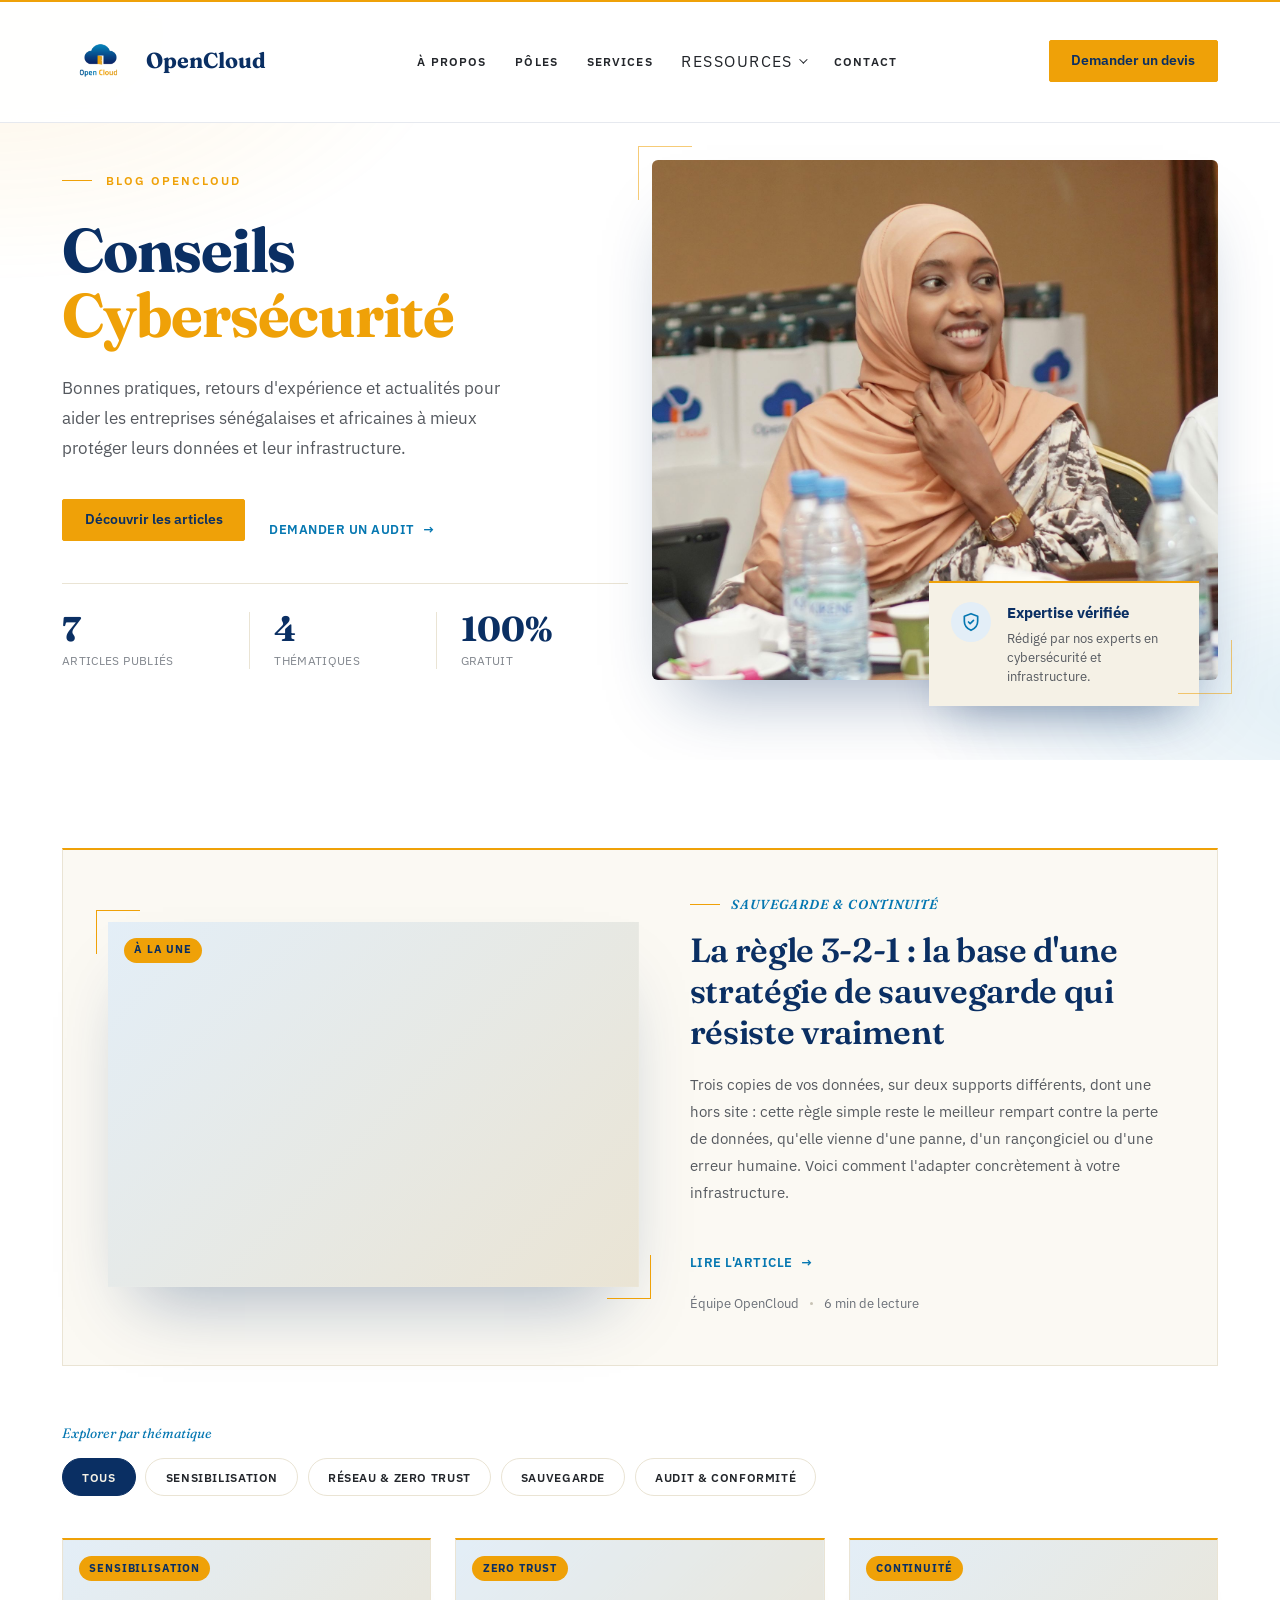
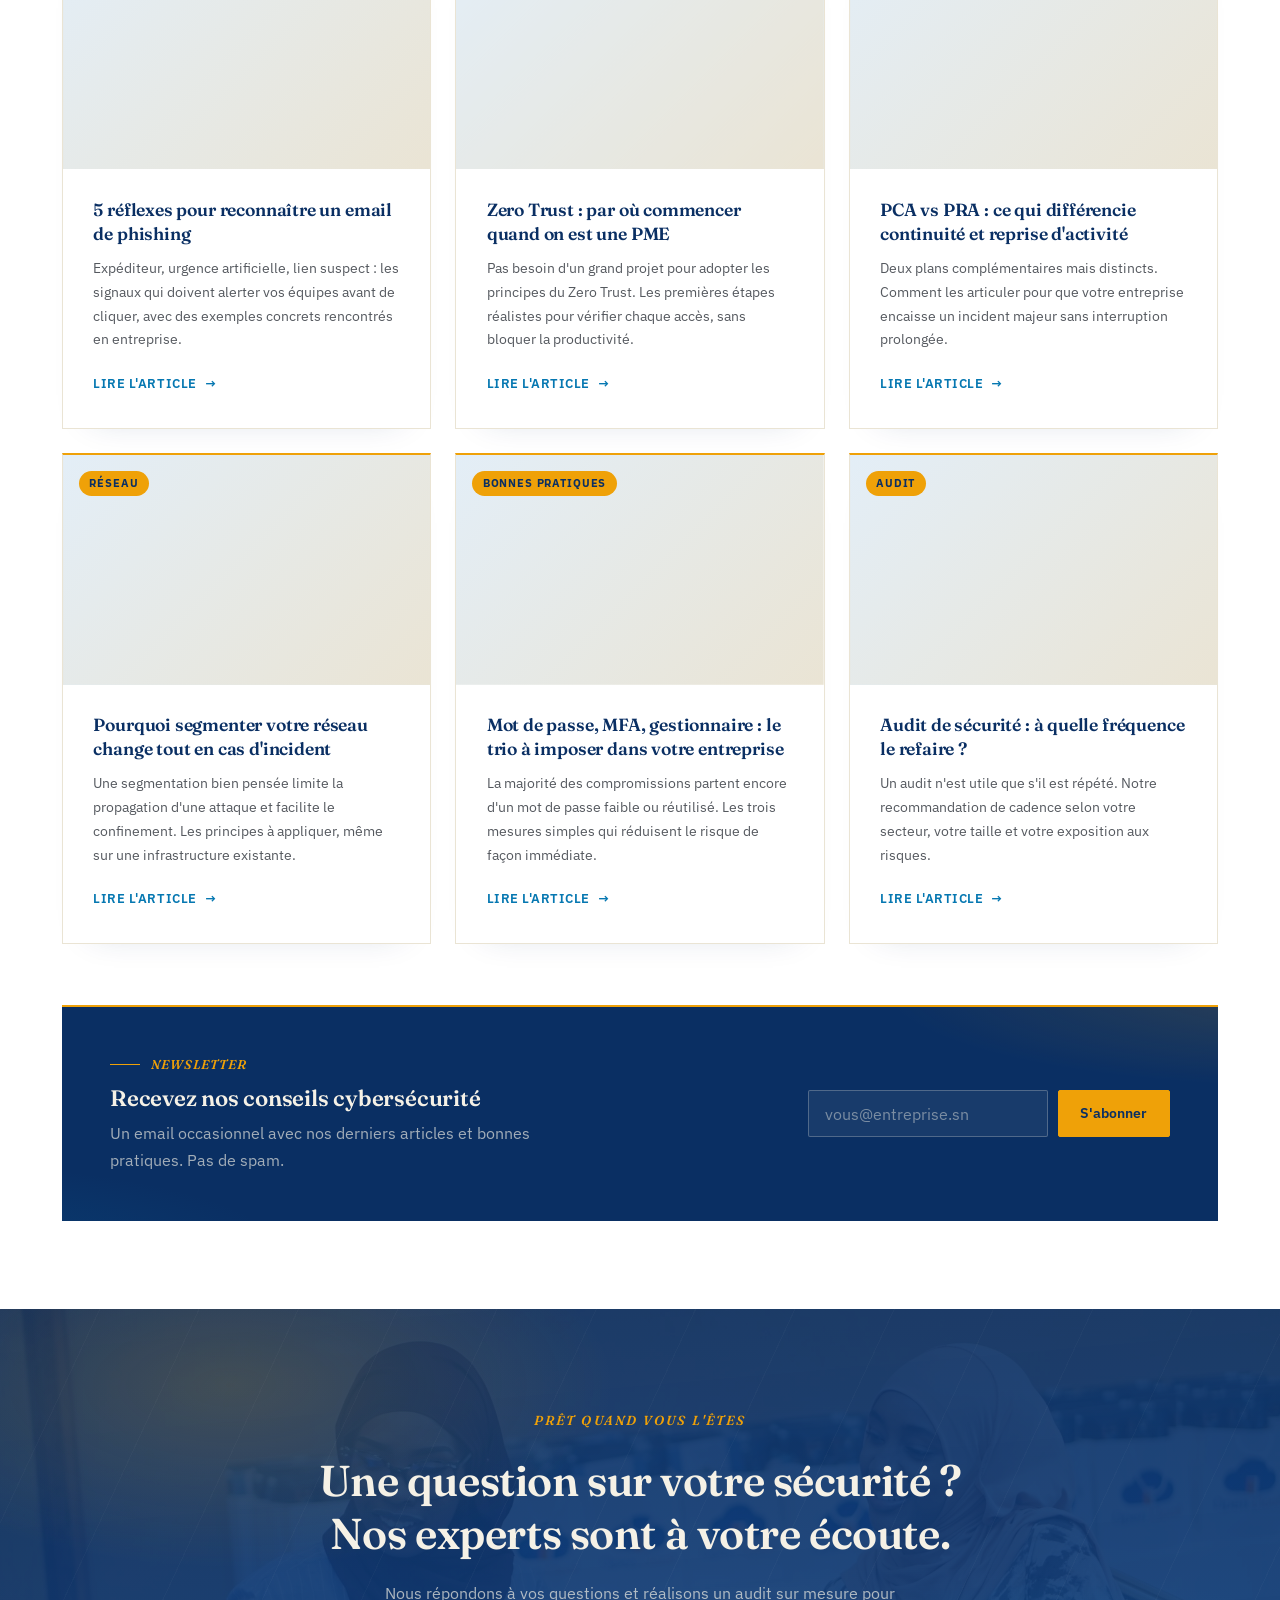
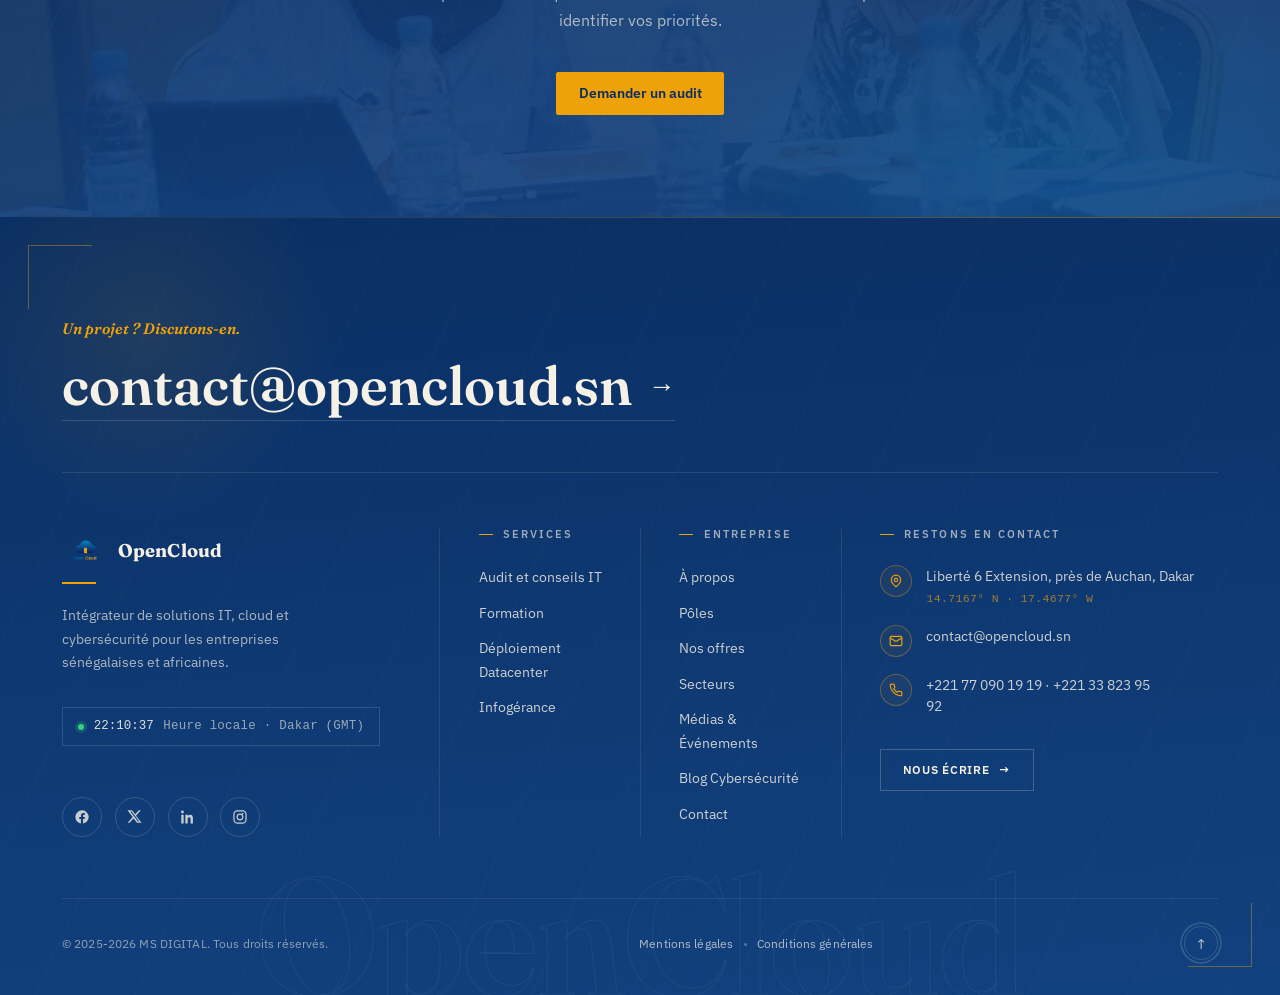
<file: blog-cybersecurite.html>
<!doctype html>
<html lang="fr">
<head>
<meta charset="utf-8">
<meta name="viewport" content="width=device-width, initial-scale=1">
<title>Blog Cybersécurité — Conseils &amp; bonnes pratiques — OpenCloud SN</title>
<meta name="description" content="Conseils, bonnes pratiques et actualités cybersécurité par les experts OpenCloud SN : sauvegarde, Zero Trust, phishing, continuité d'activité, audit.">
<link rel="icon" type="image/png" href="images/logo_open.png">

<link rel="preconnect" href="https://fonts.googleapis.com">
<link rel="preconnect" href="https://fonts.gstatic.com" crossorigin>
<link href="https://fonts.googleapis.com/css2?family=Fraunces:opsz,wght@9..144,500;9..144,600;9..144,700&family=IBM+Plex+Sans:wght@400;500;600;700&display=swap" rel="stylesheet">

<link rel="stylesheet" href="bootstrap.min.css">
<link rel="stylesheet" href="style.css?v=2">
</head>
<body>

<div class="scroll-progress" id="scrollProgress" aria-hidden="true"></div>

<!-- ===================== HEADER ===================== -->
<header class="site-header site-header-solid">
  <div class="container-xl d-flex align-items-center justify-content-between">
    <a href="index.html" class="brand"><img src="images/logo_open.png" alt="OpenCloud SN" class="brand-logo">OpenCloud</a>

    <nav class="d-none d-lg-flex align-items-center">
      <a href="index.html#a-propos" class="nav-link-custom">À propos</a>
      <a href="index.html#business-units" class="nav-link-custom">Pôles</a>
      <a href="index.html#services" class="nav-link-custom">Services</a>
      <div class="nav-dropdown dropdown">
        <button class="nav-link-custom nav-dropdown-toggle" type="button" data-bs-toggle="dropdown" aria-expanded="false">
          Ressources<span class="nav-dropdown-caret" aria-hidden="true"></span>
        </button>
        <ul class="dropdown-menu nav-dropdown-menu">
          <li><a class="dropdown-item" href="medias-evenements.html">Médias &amp; Événements</a></li>
          <li><a class="dropdown-item" href="blog-cybersecurite.html">Blog Cybersécurité</a></li>
        </ul>
      </div>
      <a href="index.html#contact" class="nav-link-custom">Contact</a>
    </nav>

    <div class="d-flex align-items-center gap-3">
      <a href="devis.html" class="btn-gold d-none d-lg-inline-flex">Demander un devis</a>
      <button type="button" class="nav-burger d-lg-none" data-bs-toggle="offcanvas" data-bs-target="#mobileNav" aria-controls="mobileNav" aria-label="Ouvrir le menu">
        <span></span><span></span><span></span>
      </button>
    </div>
  </div>
</header>

<!-- ===================== MENU MOBILE ===================== -->
<div class="offcanvas offcanvas-end mobile-nav" tabindex="-1" id="mobileNav" aria-labelledby="mobileNavLabel">
  <div class="offcanvas-header">
    <a href="index.html" class="brand" style="color:var(--paper);"><img src="images/logo_open.png" alt="OpenCloud SN" class="brand-logo" style="height:38px;">OpenCloud</a>
    <button type="button" class="btn-close btn-close-white" data-bs-dismiss="offcanvas" aria-label="Fermer"></button>
  </div>
  <div class="offcanvas-body">
    <nav class="mobile-nav-links">
      <a href="index.html#a-propos" data-bs-dismiss="offcanvas">À propos</a>
      <a href="index.html#business-units" data-bs-dismiss="offcanvas">Pôles</a>
      <a href="index.html#services" data-bs-dismiss="offcanvas">Services</a>
      <a href="medias-evenements.html" data-bs-dismiss="offcanvas">Médias &amp; Événements</a>
      <a href="blog-cybersecurite.html" data-bs-dismiss="offcanvas">Blog Cybersécurité</a>
      <a href="index.html#contact" data-bs-dismiss="offcanvas">Contact</a>
    </nav>

    <div class="mobile-nav-footer">
      <a href="devis.html" class="btn-gold" data-bs-dismiss="offcanvas">Demander un devis</a>
    </div>
  </div>
</div>

<!-- ===================== HERO ===================== -->
<section class="blog-hero">
  <div class="blog-hero-aurora" aria-hidden="true"></div>
  <div class="container-xl">
    <div class="row align-items-center gy-5">
      <div class="col-lg-6">
        <div class="blog-hero-kicker"><span class="hero-kicker-line"></span>Blog OpenCloud</div>
        <h1 class="blog-hero-title">Conseils <span class="hl">Cybersécurité</span></h1>
        <p class="blog-hero-sub">Bonnes pratiques, retours d'expérience et actualités pour aider les entreprises sénégalaises et africaines à mieux protéger leurs données et leur infrastructure.</p>

        <div class="d-flex align-items-center gap-4 flex-wrap blog-hero-cta-row">
          <a href="#articles" class="btn-gold">Découvrir les articles</a>
          <a href="index.html#contact" class="bu-more">Demander un audit<span aria-hidden="true">→</span></a>
        </div>

        <div class="blog-hero-stats">
          <div class="blog-hero-stat">
            <div class="blog-hero-stat-num">7</div>
            <div class="blog-hero-stat-lbl">Articles publiés</div>
          </div>
          <div class="blog-hero-stat">
            <div class="blog-hero-stat-num">4</div>
            <div class="blog-hero-stat-lbl">Thématiques</div>
          </div>
          <div class="blog-hero-stat">
            <div class="blog-hero-stat-num">100%</div>
            <div class="blog-hero-stat-lbl">Gratuit</div>
          </div>
        </div>
      </div>

      <div class="col-lg-6">
        <div class="about-media">
          <span class="blog-hero-frame blog-hero-frame-tl" aria-hidden="true"></span>
          <span class="blog-hero-frame blog-hero-frame-br" aria-hidden="true"></span>
          <div class="about-media-frame" style="background-image:url('images/opt/picture_one.jpg'), linear-gradient(135deg, var(--ink-soft), var(--ink));"></div>
          <div class="about-badge">
            <div class="about-badge-icon">
              <svg width="20" height="20" viewBox="0 0 24 24" fill="none" stroke="currentColor" stroke-width="2" stroke-linecap="round" stroke-linejoin="round"><path d="M12 2 4 5v6c0 5 3.5 9 8 11 4.5-2 8-6 8-11V5l-8-3Z"/><path d="m9 12 2 2 4-4"/></svg>
            </div>
            <div>
              <strong>Expertise vérifiée</strong>
              <p>Rédigé par nos experts en cybersécurité et infrastructure.</p>
            </div>
          </div>
        </div>
      </div>
    </div>
  </div>
</section>

<!-- ===================== ARTICLES ===================== -->
<!-- TODO: remplacer par de vrais articles, auteurs et dates de publication -->
<section id="articles" class="section" style="background:#fff;">
  <div class="container-xl">

    <div class="blog-featured">
      <div class="blog-featured-media-wrap">
        <span class="blog-featured-frame blog-featured-frame-tl" aria-hidden="true"></span>
        <span class="blog-featured-frame blog-featured-frame-br" aria-hidden="true"></span>
        <span class="media-tag blog-featured-tag">À la une</span>
        <div class="blog-featured-media" style="background-image:url('https://images.pexels.com/photos/5203849/pexels-photo-5203849.jpeg?auto=compress&cs=tinysrgb&w=1200'), linear-gradient(135deg, var(--teal-soft), var(--paper-dim));"></div>
      </div>
      <div>
        <div class="blog-eyebrow"><span class="hero-kicker-line"></span>Sauvegarde &amp; continuité</div>
        <h2 class="blog-featured-title">La règle 3-2-1 : la base d'une stratégie de sauvegarde qui résiste vraiment</h2>
        <p class="about-body-text">Trois copies de vos données, sur deux supports différents, dont une hors site : cette règle simple reste le meilleur rempart contre la perte de données, qu'elle vienne d'une panne, d'un rançongiciel ou d'une erreur humaine. Voici comment l'adapter concrètement à votre infrastructure.</p>
        <a href="article-regle-3-2-1-sauvegarde.html" class="bu-more">Lire l'article<span aria-hidden="true">→</span></a>
        <div class="blog-meta">
          <span>Équipe OpenCloud</span>
          <span class="dot"></span>
          <span>6 min de lecture</span>
        </div>
      </div>
    </div>

    <div class="filter-tabs-label">Explorer par thématique</div>
    <div class="filter-tabs" role="tablist" aria-label="Filtrer les articles">
      <button type="button" class="filter-tab is-active" data-filter="all">Tous</button>
      <button type="button" class="filter-tab" data-filter="sensibilisation">Sensibilisation</button>
      <button type="button" class="filter-tab" data-filter="reseau">Réseau &amp; Zero Trust</button>
      <button type="button" class="filter-tab" data-filter="sauvegarde">Sauvegarde</button>
      <button type="button" class="filter-tab" data-filter="conformite">Audit &amp; conformité</button>
    </div>

    <div class="row g-4 media-grid">
      <div class="col-md-6 col-lg-4 media-item" data-category="sensibilisation">
        <div class="blog-card">
          <div class="blog-card-media" style="background-image:url('https://images.pexels.com/photos/7821760/pexels-photo-7821760.jpeg?auto=compress&cs=tinysrgb&w=800'), linear-gradient(135deg, var(--teal-soft), var(--paper-dim));"><span class="media-tag">Sensibilisation</span></div>
          <div class="blog-card-body">
            <h3>5 réflexes pour reconnaître un email de phishing</h3>
            <p>Expéditeur, urgence artificielle, lien suspect&nbsp;: les signaux qui doivent alerter vos équipes avant de cliquer, avec des exemples concrets rencontrés en entreprise.</p>
            <a href="article-reconnaitre-phishing.html" class="bu-more">Lire l'article<span aria-hidden="true">→</span></a>
          </div>
        </div>
      </div>

      <div class="col-md-6 col-lg-4 media-item" data-category="reseau">
        <div class="blog-card">
          <div class="blog-card-media" style="background-image:url('https://images.pexels.com/photos/442150/pexels-photo-442150.jpeg?auto=compress&cs=tinysrgb&w=800'), linear-gradient(135deg, var(--teal-soft), var(--paper-dim));"><span class="media-tag">Zero Trust</span></div>
          <div class="blog-card-body">
            <h3>Zero Trust : par où commencer quand on est une PME</h3>
            <p>Pas besoin d'un grand projet pour adopter les principes du Zero Trust. Les premières étapes réalistes pour vérifier chaque accès, sans bloquer la productivité.</p>
            <a href="article-zero-trust-pme.html" class="bu-more">Lire l'article<span aria-hidden="true">→</span></a>
          </div>
        </div>
      </div>

      <div class="col-md-6 col-lg-4 media-item" data-category="sauvegarde">
        <div class="blog-card">
          <div class="blog-card-media" style="background-image:url('https://images.pexels.com/photos/17489151/pexels-photo-17489151.jpeg?auto=compress&cs=tinysrgb&w=800'), linear-gradient(135deg, var(--teal-soft), var(--paper-dim));"><span class="media-tag">Continuité</span></div>
          <div class="blog-card-body">
            <h3>PCA vs PRA&nbsp;: ce qui différencie continuité et reprise d'activité</h3>
            <p>Deux plans complémentaires mais distincts. Comment les articuler pour que votre entreprise encaisse un incident majeur sans interruption prolongée.</p>
            <a href="article-pca-pra.html" class="bu-more">Lire l'article<span aria-hidden="true">→</span></a>
          </div>
        </div>
      </div>

      <div class="col-md-6 col-lg-4 media-item" data-category="reseau">
        <div class="blog-card">
          <div class="blog-card-media" style="background-image:url('https://images.pexels.com/photos/2881233/pexels-photo-2881233.jpeg?auto=compress&cs=tinysrgb&w=800'), linear-gradient(135deg, var(--teal-soft), var(--paper-dim));"><span class="media-tag">Réseau</span></div>
          <div class="blog-card-body">
            <h3>Pourquoi segmenter votre réseau change tout en cas d'incident</h3>
            <p>Une segmentation bien pensée limite la propagation d'une attaque et facilite le confinement. Les principes à appliquer, même sur une infrastructure existante.</p>
            <a href="article-segmentation-reseau.html" class="bu-more">Lire l'article<span aria-hidden="true">→</span></a>
          </div>
        </div>
      </div>

      <div class="col-md-6 col-lg-4 media-item" data-category="sensibilisation">
        <div class="blog-card">
          <div class="blog-card-media" style="background-image:url('https://images.pexels.com/photos/17155842/pexels-photo-17155842.jpeg?auto=compress&cs=tinysrgb&w=800'), linear-gradient(135deg, var(--teal-soft), var(--paper-dim));"><span class="media-tag">Bonnes pratiques</span></div>
          <div class="blog-card-body">
            <h3>Mot de passe, MFA, gestionnaire&nbsp;: le trio à imposer dans votre entreprise</h3>
            <p>La majorité des compromissions partent encore d'un mot de passe faible ou réutilisé. Les trois mesures simples qui réduisent le risque de façon immédiate.</p>
            <a href="article-mot-de-passe-mfa.html" class="bu-more">Lire l'article<span aria-hidden="true">→</span></a>
          </div>
        </div>
      </div>

      <div class="col-md-6 col-lg-4 media-item" data-category="conformite">
        <div class="blog-card">
          <div class="blog-card-media" style="background-image:url('https://images.pexels.com/photos/7821674/pexels-photo-7821674.jpeg?auto=compress&cs=tinysrgb&w=800'), linear-gradient(135deg, var(--teal-soft), var(--paper-dim));"><span class="media-tag">Audit</span></div>
          <div class="blog-card-body">
            <h3>Audit de sécurité&nbsp;: à quelle fréquence le refaire&nbsp;?</h3>
            <p>Un audit n'est utile que s'il est répété. Notre recommandation de cadence selon votre secteur, votre taille et votre exposition aux risques.</p>
            <a href="article-frequence-audit-securite.html" class="bu-more">Lire l'article<span aria-hidden="true">→</span></a>
          </div>
        </div>
      </div>
    </div>

    <div class="newsletter-box">
      <div>
        <div class="newsletter-eyebrow"><span class="hero-kicker-line"></span>Newsletter</div>
        <h3>Recevez nos conseils cybersécurité</h3>
        <p>Un email occasionnel avec nos derniers articles et bonnes pratiques. Pas de spam.</p>
      </div>
      <form class="newsletter-form" onsubmit="return false;">
        <input type="email" placeholder="vous@entreprise.sn" required>
        <button type="submit" class="btn-gold">S'abonner</button>
      </form>
    </div>

  </div>
</section>

<!-- ===================== CTA ===================== -->
<section class="cta-band">
  <div class="container-xl cta-band-content">
    <div class="cta-eyebrow">Prêt quand vous l'êtes</div>
    <h2>Une question sur votre sécurité&nbsp;? Nos experts sont à votre écoute.</h2>
    <p class="cta-band-sub">Nous répondons à vos questions et réalisons un audit sur mesure pour identifier vos priorités.</p>
    <a href="index.html#contact" class="btn-gold btn-arrow">Demander un audit</a>
  </div>
</section>

<!-- ===================== FOOTER ===================== -->
<footer>
  <span class="hero-frame hero-frame-tl" aria-hidden="true"></span>
  <span class="hero-frame hero-frame-br" aria-hidden="true"></span>
  <span class="footer-spotlight" aria-hidden="true"></span>
  <span class="footer-watermark" aria-hidden="true">OpenCloud</span>

  <div class="container-xl">
    <div class="footer-lead">
      <p class="footer-lead-eyebrow">Un projet&nbsp;? Discutons-en.</p>
      <a href="mailto:contact@opencloud.sn" class="footer-lead-email">
        contact@opencloud.sn
        <span class="footer-lead-arrow" aria-hidden="true">→</span>
      </a>
    </div>

    <div class="row g-5">
      <div class="col-lg-4 footer-col">
        <div class="brand mb-2" style="color:var(--paper);">
          <img src="images/logo_open.png" alt="OpenCloud SN" class="brand-logo brand-logo-lg">OpenCloud
        </div>
        <span class="footer-brand-rule"></span>
        <p class="footer-tagline">Intégrateur de solutions IT, cloud et cybersécurité pour les entreprises sénégalaises et africaines.</p>

        <div class="footer-clock">
          <span class="footer-clock-dot" aria-hidden="true"></span>
          <span id="footerClockTime">--:--:--</span>
          <span class="footer-clock-tz">Heure locale · Dakar (GMT)</span>
        </div>

        <div class="social-links">
          <a href="#" aria-label="Facebook" class="icon-facebook"><svg viewBox="0 0 24 24" fill="currentColor"><path d="M22 12a10 10 0 1 0-11.56 9.88v-6.99H7.9V12h2.54V9.8c0-2.5 1.49-3.89 3.77-3.89 1.09 0 2.23.2 2.23.2v2.45h-1.26c-1.24 0-1.63.77-1.63 1.56V12h2.78l-.44 2.89h-2.34v6.99A10 10 0 0 0 22 12z"/></svg></a>
          <a href="#" aria-label="X" class="icon-x"><svg viewBox="0 0 24 24" fill="currentColor"><path d="M18.9 2H22l-7.6 8.7L23.3 22h-7.2l-5.6-6.9L4 22H1l8.2-9.4L.7 2h7.4l5.1 6.3L18.9 2zm-1.3 18h2L7.5 4H5.4l12.2 16z"/></svg></a>
          <a href="#" aria-label="LinkedIn" class="icon-linkedin"><svg viewBox="0 0 24 24" fill="currentColor"><path d="M4.98 3.5C4.98 4.88 3.87 6 2.5 6S0 4.88 0 3.5 1.12 1 2.5 1s2.48 1.12 2.48 2.5zM.5 8h4V23h-4V8zm7.5 0h3.8v2.05h.05c.53-1 1.83-2.05 3.77-2.05 4.03 0 4.78 2.65 4.78 6.1V23h-4v-6.9c0-1.65-.03-3.77-2.3-3.77-2.3 0-2.65 1.8-2.65 3.65V23h-4V8z"/></svg></a>
          <a href="#" aria-label="Instagram" class="icon-instagram"><svg viewBox="0 0 24 24" fill="currentColor"><path d="M12 2c-2.7 0-3.05.01-4.12.06-1.06.05-1.79.22-2.43.47-.66.26-1.22.6-1.77 1.16-.56.55-.9 1.11-1.16 1.77-.25.64-.42 1.37-.47 2.43C2 8.95 2 9.3 2 12s.01 3.05.06 4.12c.05 1.06.22 1.79.47 2.43.26.66.6 1.22 1.16 1.77.55.56 1.11.9 1.77 1.16.64.25 1.37.42 2.43.47C8.95 22 9.3 22 12 22s3.05-.01 4.12-.06c1.06-.05 1.79-.22 2.43-.47.66-.26 1.22-.6 1.77-1.16.56-.55.9-1.11 1.16-1.77.25-.64.42-1.37.47-2.43.05-1.07.06-1.42.06-4.12s-.01-3.05-.06-4.12c-.05-1.06-.22-1.79-.47-2.43-.26-.66-.6-1.22-1.16-1.77-.55-.56-1.11-.9-1.77-1.16-.64-.25-1.37-.42-2.43-.47C15.05 2.01 14.7 2 12 2zm0 1.8c2.67 0 2.99.01 4.04.06.97.04 1.5.21 1.85.35.47.18.8.4 1.15.75.35.35.57.68.75 1.15.14.35.31.88.35 1.85.05 1.05.06 1.37.06 4.04s-.01 2.99-.06 4.04c-.04.97-.21 1.5-.35 1.85-.18.47-.4.8-.75 1.15-.35.35-.68.57-1.15.75-.35.14-.88.31-1.85.35-1.05.05-1.37.06-4.04.06s-2.99-.01-4.04-.06c-.97-.04-1.5-.21-1.85-.35-.47-.18-.8-.4-1.15-.75-.35-.35-.57-.68-.75-1.15-.14-.35-.31-.88-.35-1.85C3.81 14.99 3.8 14.67 3.8 12s.01-2.99.06-4.04c.04-.97.21-1.5.35-1.85.18-.47.4-.8.75-1.15.35-.35.68-.57 1.15-.75.35-.14.88-.31 1.85-.35C9.01 3.81 9.33 3.8 12 3.8zm0 3.05A5.15 5.15 0 1 0 17.15 12 5.15 5.15 0 0 0 12 6.85zm0 8.5A3.35 3.35 0 1 1 15.35 12 3.35 3.35 0 0 1 12 15.35zm5.35-8.7a1.2 1.2 0 1 1-1.2-1.2 1.2 1.2 0 0 1 1.2 1.2z"/></svg></a>
        </div>
      </div>
      <div class="col-6 col-lg-2 footer-col">
        <h5>Services</h5>
        <p><a href="index.html#services">Audit et conseils IT</a></p>
        <p><a href="index.html#services">Formation</a></p>
        <p><a href="index.html#services">Déploiement Datacenter</a></p>
        <p><a href="index.html#services">Infogérance</a></p>
      </div>
      <div class="col-6 col-lg-2 footer-col">
        <h5>Entreprise</h5>
        <p><a href="index.html#a-propos">À propos</a></p>
        <p><a href="index.html#business-units">Pôles</a></p>
        <p><a href="index.html#offres">Nos offres</a></p>
        <p><a href="index.html#secteurs">Secteurs</a></p>
        <p><a href="medias-evenements.html">Médias &amp; Événements</a></p>
        <p><a href="blog-cybersecurite.html">Blog Cybersécurité</a></p>
        <p><a href="index.html#contact">Contact</a></p>
      </div>
      <div class="col-lg-4 footer-col">
        <h5>Restons en contact</h5>
        <div class="footer-contact-list">
          <div class="footer-contact-item">
            <span class="footer-contact-icon" aria-hidden="true"><svg width="14" height="14" viewBox="0 0 24 24" fill="none" stroke="currentColor" stroke-width="2" stroke-linecap="round" stroke-linejoin="round"><path d="M20 10c0 6-8 12-8 12s-8-6-8-12a8 8 0 0 1 16 0Z"/><circle cx="12" cy="10" r="3"/></svg></span>
            <span>Liberté 6 Extension, près de Auchan, Dakar<span class="footer-coords">14.7167° N · 17.4677° W</span></span>
          </div>
          <div class="footer-contact-item footer-copy" data-copy="contact@opencloud.sn" tabindex="0" role="button">
            <span class="footer-contact-icon" aria-hidden="true"><svg width="14" height="14" viewBox="0 0 24 24" fill="none" stroke="currentColor" stroke-width="2" stroke-linecap="round" stroke-linejoin="round"><rect x="2" y="4" width="20" height="16" rx="2"/><path d="m22 7-10 6L2 7"/></svg></span>
            <span>contact@opencloud.sn</span>
            <span class="footer-copy-hint" aria-hidden="true">Copier</span>
          </div>
          <div class="footer-contact-item footer-copy" data-copy="+221 77 090 19 19" tabindex="0" role="button">
            <span class="footer-contact-icon" aria-hidden="true"><svg width="14" height="14" viewBox="0 0 24 24" fill="none" stroke="currentColor" stroke-width="2" stroke-linecap="round" stroke-linejoin="round"><path d="M22 16.92v3a2 2 0 0 1-2.18 2 19.79 19.79 0 0 1-8.63-3.07 19.5 19.5 0 0 1-6-6 19.79 19.79 0 0 1-3.07-8.67A2 2 0 0 1 4.11 2h3a2 2 0 0 1 2 1.72c.127.96.362 1.903.7 2.81a2 2 0 0 1-.45 2.11L8.09 9.91a16 16 0 0 0 6 6l1.27-1.27a2 2 0 0 1 2.11-.45c.907.338 1.85.573 2.81.7A2 2 0 0 1 22 16.92Z"/></svg></span>
            <span>+221 77 090 19 19 · +221 33 823 95 92</span>
            <span class="footer-copy-hint" aria-hidden="true">Copier</span>
          </div>
        </div>
        <a href="index.html#contact" class="footer-cta">Nous écrire<span aria-hidden="true">→</span></a>
      </div>
    </div>
    <div class="footer-bottom d-flex flex-wrap align-items-center justify-content-between gap-2">
      <span>© 2025-2026 MS DIGITAL. Tous droits réservés.</span>
      <span class="footer-legal"><a href="#">Mentions légales</a><span class="footer-dot"></span><a href="#">Conditions générales</a></span>
      <a href="#" class="footer-top" aria-label="Retour en haut de page">
        <span aria-hidden="true">↑</span>
      </a>
    </div>
  </div>
</footer>

<script src="bootstrap.bundle.min.js"></script>
<script>
  var siteHeader = document.querySelector('.site-header');
  var toggleHeader = function () {
    siteHeader.classList.toggle('is-scrolled', window.scrollY > 40);
  };
  toggleHeader();
  window.addEventListener('scroll', toggleHeader, { passive: true });

  var scrollProgressEl = document.getElementById('scrollProgress');
  if (scrollProgressEl) {
    var updateScrollProgress = function () {
      var scrollTop = window.scrollY;
      var docHeight = document.documentElement.scrollHeight - window.innerHeight;
      var pct = docHeight > 0 ? (scrollTop / docHeight) * 100 : 0;
      scrollProgressEl.style.width = pct + '%';
    };
    updateScrollProgress();
    window.addEventListener('scroll', updateScrollProgress, { passive: true });
    window.addEventListener('resize', updateScrollProgress);
  }

  var filterTabs = document.querySelectorAll('.filter-tab');
  var mediaItems = document.querySelectorAll('.media-item');
  filterTabs.forEach(function (tab) {
    tab.addEventListener('click', function () {
      filterTabs.forEach(function (t) { t.classList.remove('is-active'); });
      tab.classList.add('is-active');
      var filter = tab.getAttribute('data-filter');
      mediaItems.forEach(function (item) {
        var show = filter === 'all' || item.getAttribute('data-category') === filter;
        item.style.display = show ? '' : 'none';
      });
    });
  });

  var reduceMotion = window.matchMedia('(prefers-reduced-motion: reduce)').matches;

  // ---------- Footer : horloge locale Dakar ----------
  var footerClockEl = document.getElementById('footerClockTime');
  if (footerClockEl) {
    var dakarFormatter = null;
    try {
      dakarFormatter = new Intl.DateTimeFormat('fr-FR', {
        timeZone: 'Africa/Dakar',
        hour: '2-digit', minute: '2-digit', second: '2-digit'
      });
    } catch (e) {}
    var tickClock = function () {
      footerClockEl.textContent = dakarFormatter ? dakarFormatter.format(new Date()) : new Date().toLocaleTimeString();
    };
    tickClock();
    setInterval(tickClock, 1000);
  }

  // ---------- Footer : apparition progressive des colonnes ----------
  var footerCols = document.querySelectorAll('.footer-lead, .footer-col, .footer-bottom');
  if (footerCols.length) {
    if (!reduceMotion && 'IntersectionObserver' in window) {
      document.documentElement.classList.add('footer-reveal');
      var footerObserver = new IntersectionObserver(function (entries) {
        entries.forEach(function (entry) {
          if (entry.isIntersecting) {
            entry.target.classList.add('is-visible');
            footerObserver.unobserve(entry.target);
          }
        });
      }, { threshold: 0.2 });
      footerCols.forEach(function (el) { footerObserver.observe(el); });
    } else {
      footerCols.forEach(function (el) { el.classList.add('is-visible'); });
    }
  }

  // ---------- Footer : effet magnétique sur les icônes rondes ----------
  var footerEl = document.querySelector('footer');
  var hoverCapable = window.matchMedia('(hover: hover)').matches;
  if (!reduceMotion && hoverCapable) {
    var magneticEls = document.querySelectorAll('.social-links a, .footer-top');
    magneticEls.forEach(function (el) {
      el.addEventListener('mousemove', function (e) {
        var rect = el.getBoundingClientRect();
        var x = e.clientX - rect.left - rect.width / 2;
        var y = e.clientY - rect.top - rect.height / 2;
        el.style.transform = 'translate(' + (x * 0.28) + 'px,' + (y * 0.28) + 'px)';
      });
      el.addEventListener('mouseleave', function () {
        el.style.transform = '';
      });
    });
  }

  // ---------- Footer : halo qui suit le curseur ----------
  if (footerEl && !reduceMotion && hoverCapable) {
    footerEl.addEventListener('mousemove', function (e) {
      var rect = footerEl.getBoundingClientRect();
      footerEl.style.setProperty('--fx', ((e.clientX - rect.left) / rect.width * 100) + '%');
      footerEl.style.setProperty('--fy', ((e.clientY - rect.top) / rect.height * 100) + '%');
    });
  }

  // ---------- Footer : anneau de progression sur le bouton retour en haut ----------
  var footerTopBtn = document.querySelector('.footer-top');
  if (footerTopBtn) {
    var updateFooterTopProgress = function () {
      var doc = document.documentElement;
      var docHeight = doc.scrollHeight - window.innerHeight;
      var pct = docHeight > 0 ? Math.min(100, Math.max(0, (window.scrollY / docHeight) * 100)) : 0;
      footerTopBtn.style.setProperty('--scroll-pct', pct);
    };
    updateFooterTopProgress();
    window.addEventListener('scroll', updateFooterTopProgress, { passive: true });
    window.addEventListener('resize', updateFooterTopProgress);
  }

  // ---------- Footer : copier au clic (email / téléphone) ----------
  var toastEl = null;
  var showToast = function (message) {
    if (!toastEl) {
      toastEl = document.createElement('div');
      toastEl.className = 'copy-toast';
      document.body.appendChild(toastEl);
    }
    toastEl.textContent = message;
    toastEl.classList.add('is-visible');
    clearTimeout(toastEl._hideTimer);
    toastEl._hideTimer = setTimeout(function () {
      toastEl.classList.remove('is-visible');
    }, 1800);
  };
  var copyTargets = document.querySelectorAll('.footer-copy');
  copyTargets.forEach(function (el) {
    var doCopy = function () {
      var value = el.getAttribute('data-copy');
      if (navigator.clipboard && navigator.clipboard.writeText) {
        navigator.clipboard.writeText(value).then(function () {
          showToast('Copié : ' + value);
        }).catch(function () {
          showToast(value);
        });
      } else {
        showToast(value);
      }
    };
    el.addEventListener('click', doCopy);
    el.addEventListener('keydown', function (e) {
      if (e.key === 'Enter' || e.key === ' ') { e.preventDefault(); doCopy(); }
    });
  });
</script>
</body>
</html>
</file>
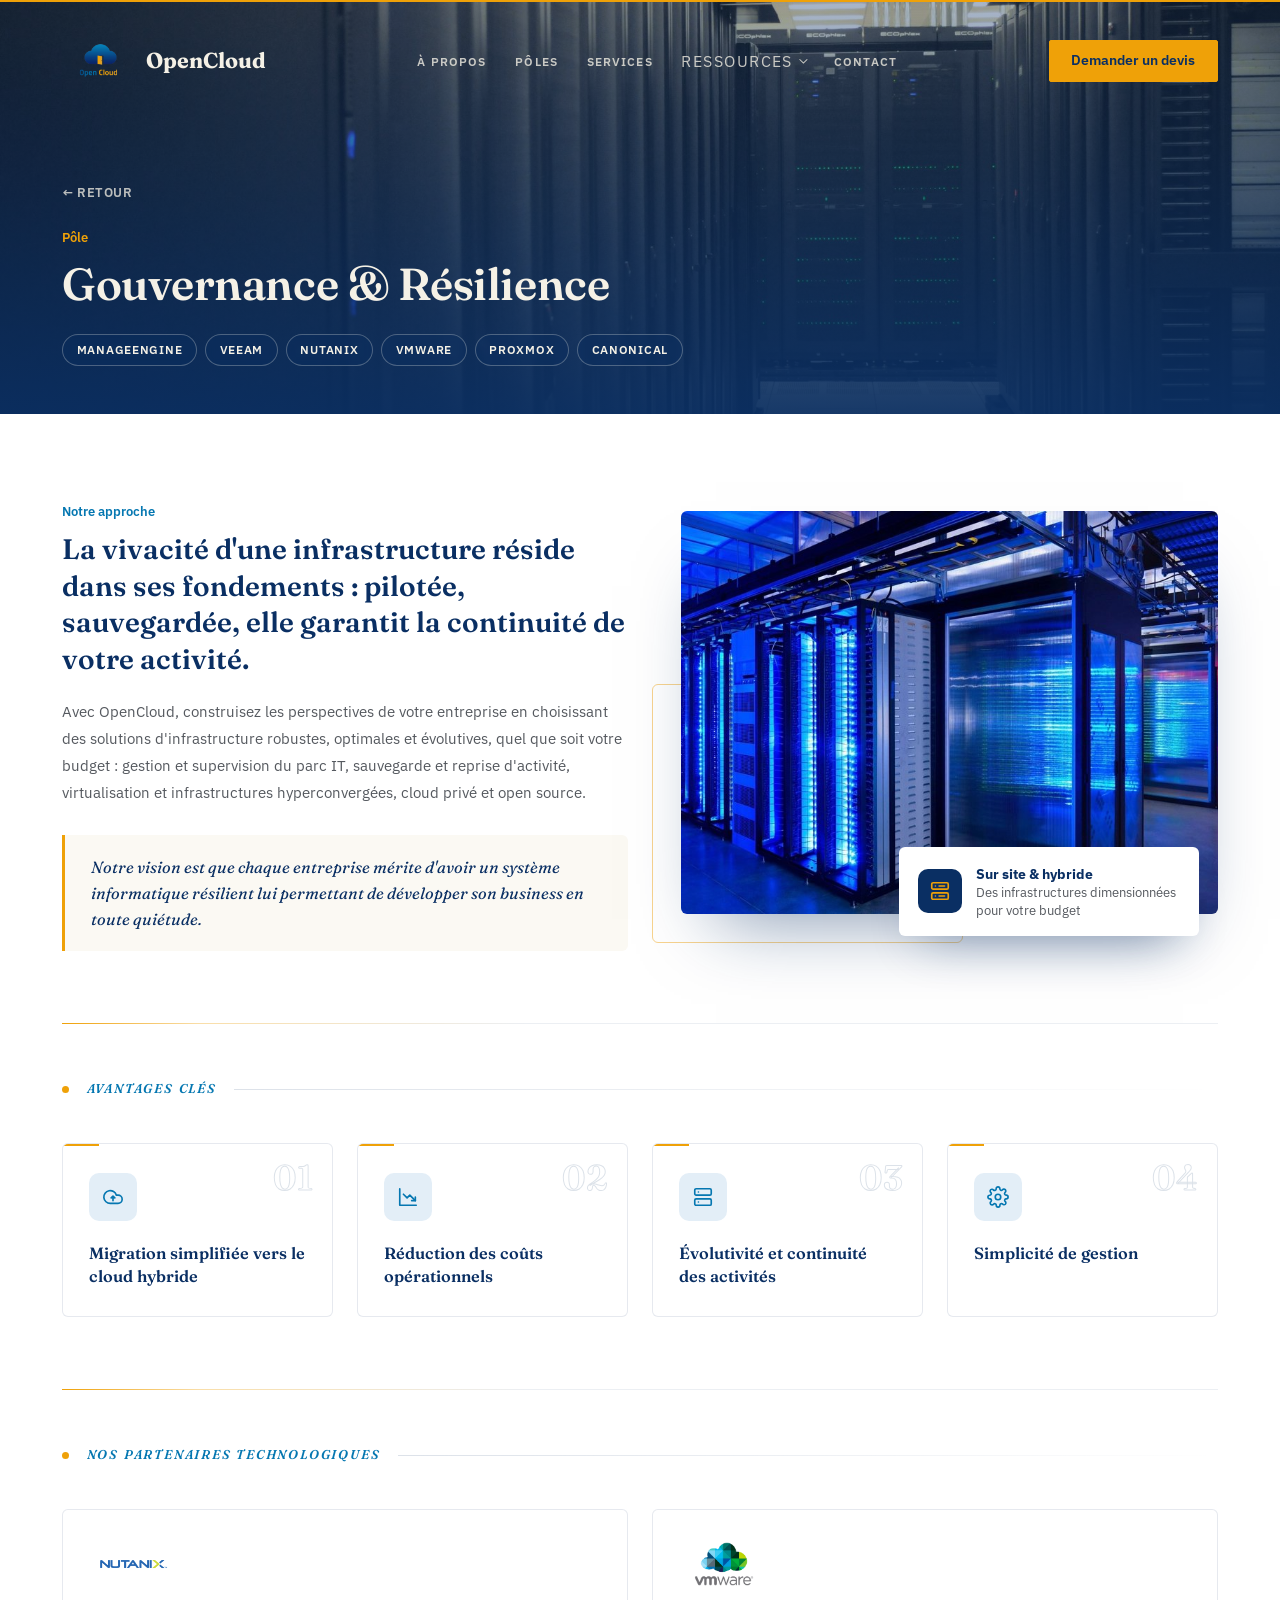
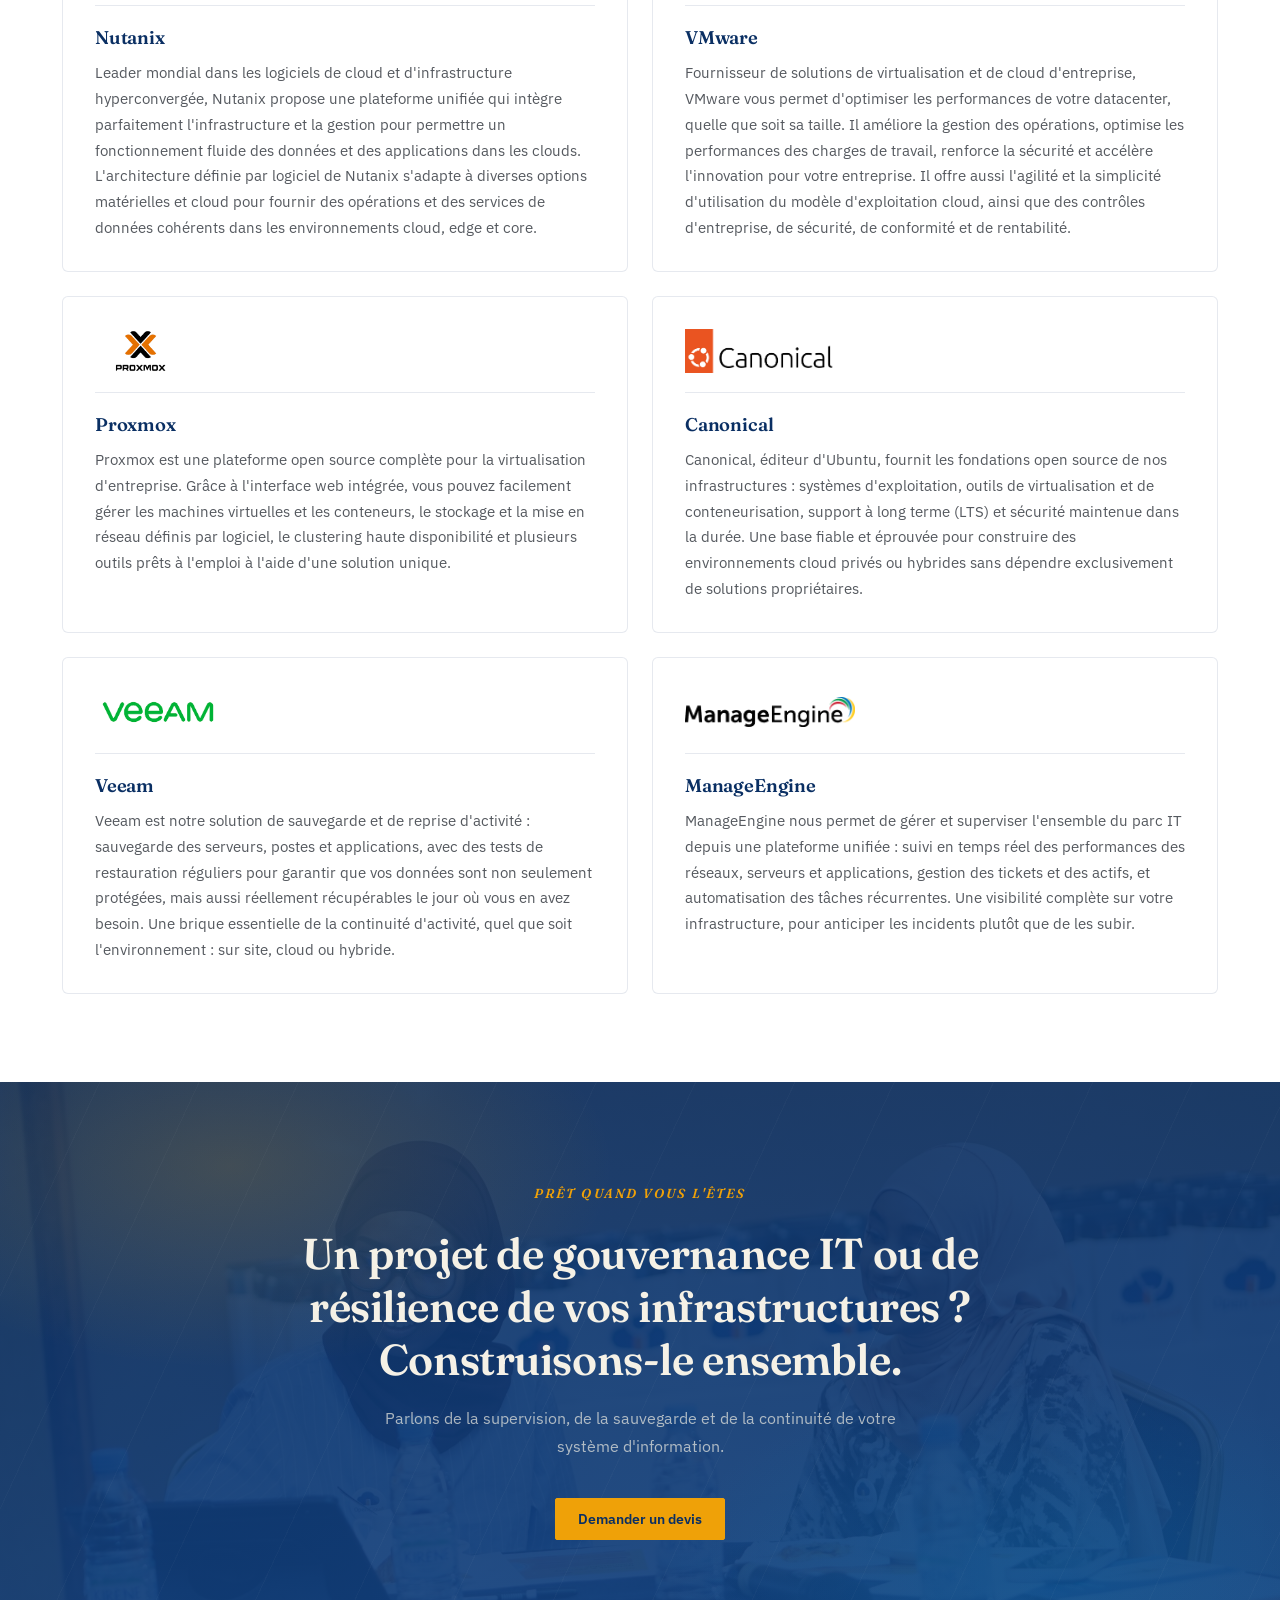
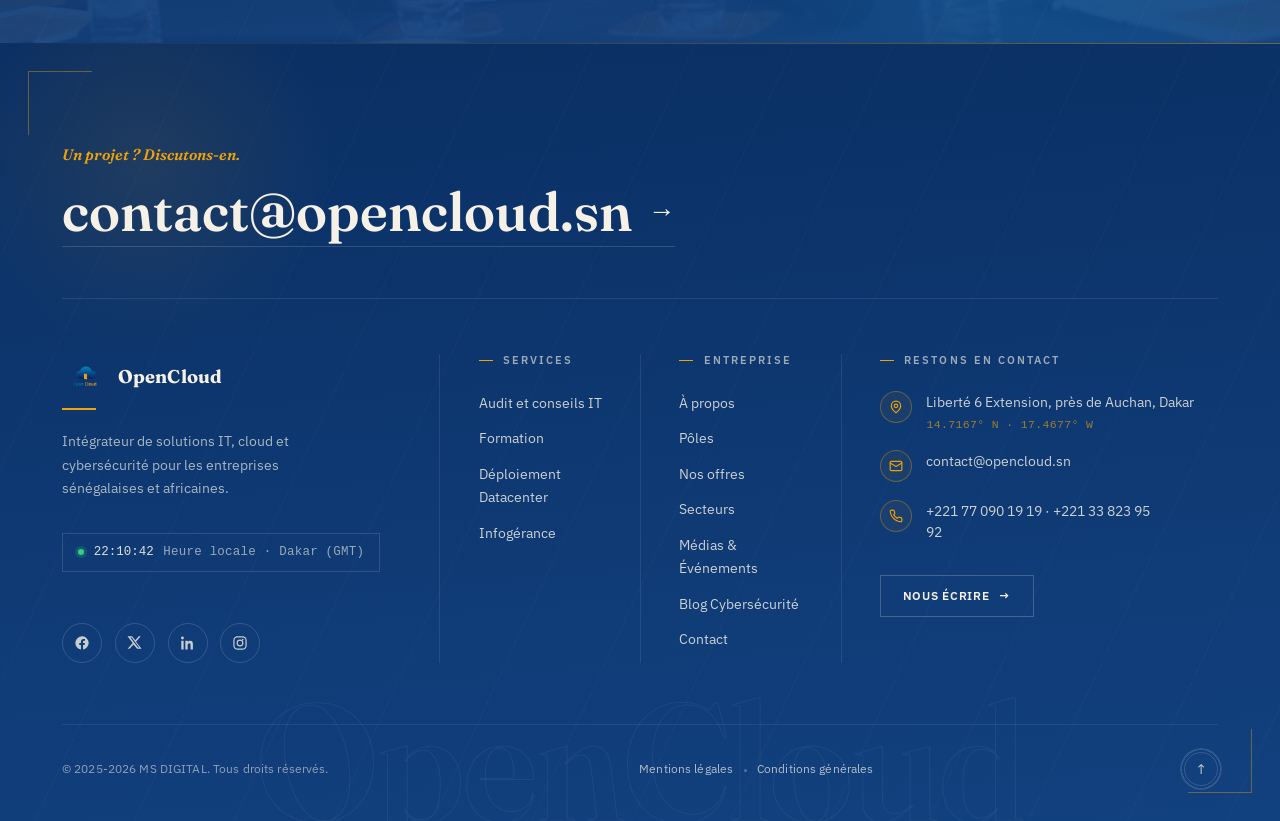
<file: business-unit-datacenter.html>
<!doctype html>
<html lang="fr">
<head>
<meta charset="utf-8">
<meta name="viewport" content="width=device-width, initial-scale=1">
<title>Gouvernance &amp; Résilience — OpenCloud SN</title>
<meta name="description" content="Gestion et supervision du parc IT, sauvegarde et reprise d'activité, virtualisation et infrastructures hyperconvergées avec ManageEngine, Veeam, Nutanix, VMware, Proxmox et Canonical.">
<link rel="icon" type="image/png" href="images/logo_open.png">

<link rel="preconnect" href="https://fonts.googleapis.com">
<link rel="preconnect" href="https://fonts.gstatic.com" crossorigin>
<link href="https://fonts.googleapis.com/css2?family=Fraunces:opsz,wght@9..144,500;9..144,600;9..144,700&family=IBM+Plex+Sans:wght@400;500;600;700&display=swap" rel="stylesheet">

<link rel="stylesheet" href="bootstrap.min.css">
<link rel="stylesheet" href="style.css?v=2">
</head>
<body>

<div class="scroll-progress" id="scrollProgress" aria-hidden="true"></div>

<!-- ===================== HEADER ===================== -->
<header class="site-header">
  <div class="container-xl d-flex align-items-center justify-content-between">
    <a href="index.html" class="brand"><img src="images/logo_open.png" alt="OpenCloud SN" class="brand-logo">OpenCloud</a>

    <nav class="d-none d-lg-flex align-items-center">
      <a href="index.html#a-propos" class="nav-link-custom">À propos</a>
      <a href="index.html#business-units" class="nav-link-custom">Pôles</a>
      <a href="index.html#services" class="nav-link-custom">Services</a>
      <div class="nav-dropdown dropdown">
        <button class="nav-link-custom nav-dropdown-toggle" type="button" data-bs-toggle="dropdown" aria-expanded="false">
          Ressources<span class="nav-dropdown-caret" aria-hidden="true"></span>
        </button>
        <ul class="dropdown-menu nav-dropdown-menu">
          <li><a class="dropdown-item" href="medias-evenements.html">Médias &amp; Événements</a></li>
          <li><a class="dropdown-item" href="blog-cybersecurite.html">Blog Cybersécurité</a></li>
        </ul>
      </div>
      <a href="index.html#contact" class="nav-link-custom">Contact</a>
    </nav>

    <div class="d-flex align-items-center gap-3">
      <a href="devis.html" class="btn-gold d-none d-lg-inline-flex">Demander un devis</a>
      <button type="button" class="nav-burger d-lg-none" data-bs-toggle="offcanvas" data-bs-target="#mobileNav" aria-controls="mobileNav" aria-label="Ouvrir le menu">
        <span></span><span></span><span></span>
      </button>
    </div>
  </div>
</header>

<!-- ===================== MENU MOBILE ===================== -->
<div class="offcanvas offcanvas-end mobile-nav" tabindex="-1" id="mobileNav" aria-labelledby="mobileNavLabel">
  <div class="offcanvas-header">
    <a href="index.html" class="brand" style="color:var(--paper);"><img src="images/logo_open.png" alt="OpenCloud SN" class="brand-logo" style="height:38px;">OpenCloud</a>
    <button type="button" class="btn-close btn-close-white" data-bs-dismiss="offcanvas" aria-label="Fermer"></button>
  </div>
  <div class="offcanvas-body">
    <nav class="mobile-nav-links">
      <a href="index.html#a-propos" data-bs-dismiss="offcanvas">À propos</a>
      <a href="index.html#business-units" data-bs-dismiss="offcanvas">Pôles</a>
      <a href="index.html#services" data-bs-dismiss="offcanvas">Services</a>
      <a href="medias-evenements.html" data-bs-dismiss="offcanvas">Médias &amp; Événements</a>
      <a href="blog-cybersecurite.html" data-bs-dismiss="offcanvas">Blog Cybersécurité</a>
      <a href="index.html#contact" data-bs-dismiss="offcanvas">Contact</a>
    </nav>

    <div class="mobile-nav-footer">
      <a href="devis.html" class="btn-gold" data-bs-dismiss="offcanvas">Demander un devis</a>
    </div>
  </div>
</div>

<!-- ===================== BANNIERE ===================== -->
<section class="bu-banner">
  <div class="bu-banner-media" style="background-image:url('images/bu-datacenter-banner.jpg'), linear-gradient(135deg, var(--ink-soft), var(--ink));"></div>
  <div class="bu-banner-overlay"></div>
  <div class="container-xl bu-banner-content">
    <a href="index.html#business-units" class="bu-back">&larr; Retour</a>
    <div class="section-label" style="color:var(--gold);">Pôle</div>
    <h1 class="bu-banner-title">Gouvernance &amp; Résilience</h1>
    <div class="bu-banner-tags">
      <span>ManageEngine</span><span>Veeam</span><span>Nutanix</span><span>VMware</span><span>Proxmox</span><span>Canonical</span>
    </div>
  </div>
</section>

<!-- ===================== CONTENU ===================== -->
<section class="section" style="background:#fff;">
  <div class="container-xl">
    <div class="row align-items-center gy-5">
      <div class="col-lg-6">
        <div class="section-label">Notre approche</div>
        <p class="bu-intro-lead">La vivacité d'une infrastructure réside dans ses fondements&nbsp;: pilotée, sauvegardée, elle garantit la continuité de votre activité.</p>
        <p class="about-body-text">Avec OpenCloud, construisez les perspectives de votre entreprise en choisissant des solutions d'infrastructure robustes, optimales et évolutives, quel que soit votre budget&nbsp;: gestion et supervision du parc IT, sauvegarde et reprise d'activité, virtualisation et infrastructures hyperconvergées, cloud privé et open source.</p>
        <blockquote class="bu-intro-quote">Notre vision est que chaque entreprise mérite d'avoir un système informatique résilient lui permettant de développer son business en toute quiétude.</blockquote>
      </div>
      <div class="col-lg-6">
        <div class="bu-intro-media">
          <img src="images/bu-datacenter-room.jpg" alt="Salle de serveurs d'un datacenter" loading="lazy">
          <div class="bu-intro-badge">
            <span class="bu-intro-badge-icon" aria-hidden="true"><svg width="22" height="22" viewBox="0 0 24 24" fill="none" stroke="currentColor" stroke-width="1.8" stroke-linecap="round" stroke-linejoin="round"><rect x="3" y="3" width="18" height="7" rx="1.5"/><rect x="3" y="14" width="18" height="7" rx="1.5"/><path d="M7 6.5h.01M7 17.5h.01M11 6.5h6M11 17.5h6"/></svg></span>
            <div>
              <strong>Sur site &amp; hybride</strong>
              <span>Des infrastructures dimensionnées pour votre budget</span>
            </div>
          </div>
        </div>
      </div>
    </div>

    <div class="about-columns-split">
      <div class="about-columns-label">Avantages clés</div>
      <div class="row g-4">
        <div class="col-sm-6 col-lg-3">
          <div class="bu-benefit-card">
            <span class="bu-benefit-num">01</span>
            <div class="bu-benefit-icon" aria-hidden="true"><svg width="22" height="22" viewBox="0 0 24 24" fill="none" stroke="currentColor" stroke-width="1.8" stroke-linecap="round" stroke-linejoin="round"><path d="M17.5 19H9a7 7 0 1 1 6.7-9h1.8a4.5 4.5 0 1 1 0 9Z"/><path d="m10 13 2-2 2 2M12 11v5"/></svg></div>
            <p>Migration simplifiée vers le cloud hybride</p>
          </div>
        </div>
        <div class="col-sm-6 col-lg-3">
          <div class="bu-benefit-card">
            <span class="bu-benefit-num">02</span>
            <div class="bu-benefit-icon" aria-hidden="true"><svg width="22" height="22" viewBox="0 0 24 24" fill="none" stroke="currentColor" stroke-width="1.8" stroke-linecap="round" stroke-linejoin="round"><path d="M3 3v18h18"/><path d="m7 9 4 4 3-3 6 6"/><path d="M20 12v4h-4"/></svg></div>
            <p>Réduction des coûts opérationnels</p>
          </div>
        </div>
        <div class="col-sm-6 col-lg-3">
          <div class="bu-benefit-card">
            <span class="bu-benefit-num">03</span>
            <div class="bu-benefit-icon" aria-hidden="true"><svg width="22" height="22" viewBox="0 0 24 24" fill="none" stroke="currentColor" stroke-width="1.8" stroke-linecap="round" stroke-linejoin="round"><rect x="3" y="3" width="18" height="7" rx="1.5"/><rect x="3" y="14" width="18" height="7" rx="1.5"/><path d="M7 6.5h.01M7 17.5h.01"/></svg></div>
            <p>Évolutivité et continuité des activités</p>
          </div>
        </div>
        <div class="col-sm-6 col-lg-3">
          <div class="bu-benefit-card">
            <span class="bu-benefit-num">04</span>
            <div class="bu-benefit-icon" aria-hidden="true"><svg width="22" height="22" viewBox="0 0 24 24" fill="none" stroke="currentColor" stroke-width="1.8" stroke-linecap="round" stroke-linejoin="round"><circle cx="12" cy="12" r="3"/><path d="M19.4 15a1.7 1.7 0 0 0 .3 1.8l.1.1a2 2 0 1 1-2.8 2.8l-.1-.1a1.7 1.7 0 0 0-1.8-.3 1.7 1.7 0 0 0-1 1.5V21a2 2 0 1 1-4 0v-.1a1.7 1.7 0 0 0-1.1-1.5 1.7 1.7 0 0 0-1.8.3l-.1.1a2 2 0 1 1-2.8-2.8l.1-.1a1.7 1.7 0 0 0 .3-1.8 1.7 1.7 0 0 0-1.5-1H3a2 2 0 1 1 0-4h.1a1.7 1.7 0 0 0 1.5-1.1 1.7 1.7 0 0 0-.3-1.8l-.1-.1a2 2 0 1 1 2.8-2.8l.1.1a1.7 1.7 0 0 0 1.8.3H9a1.7 1.7 0 0 0 1-1.5V3a2 2 0 1 1 4 0v.1a1.7 1.7 0 0 0 1 1.5 1.7 1.7 0 0 0 1.8-.3l.1-.1a2 2 0 1 1 2.8 2.8l-.1.1a1.7 1.7 0 0 0-.3 1.8V9a1.7 1.7 0 0 0 1.5 1H21a2 2 0 1 1 0 4h-.1a1.7 1.7 0 0 0-1.5 1Z"/></svg></div>
            <p>Simplicité de gestion</p>
          </div>
        </div>
      </div>
    </div>

    <div class="about-columns-split">
      <div class="about-columns-label">Nos partenaires technologiques</div>
      <div class="row g-4">
        <div class="col-md-6">
          <article class="bu-tech-card">
            <div class="bu-tech-logo"><img src="images/partenaire9.png" alt="Nutanix" loading="lazy"></div>
            <h3>Nutanix</h3>
            <p>Leader mondial dans les logiciels de cloud et d'infrastructure hyperconvergée, Nutanix propose une plateforme unifiée qui intègre parfaitement l'infrastructure et la gestion pour permettre un fonctionnement fluide des données et des applications dans les clouds. L'architecture définie par logiciel de Nutanix s'adapte à diverses options matérielles et cloud pour fournir des opérations et des services de données cohérents dans les environnements cloud, edge et core.</p>
          </article>
        </div>
        <div class="col-md-6">
          <article class="bu-tech-card">
            <div class="bu-tech-logo"><img src="images/partenaire2.png" alt="VMware" loading="lazy"></div>
            <h3>VMware</h3>
            <p>Fournisseur de solutions de virtualisation et de cloud d'entreprise, VMware vous permet d'optimiser les performances de votre datacenter, quelle que soit sa taille. Il améliore la gestion des opérations, optimise les performances des charges de travail, renforce la sécurité et accélère l'innovation pour votre entreprise. Il offre aussi l'agilité et la simplicité d'utilisation du modèle d'exploitation cloud, ainsi que des contrôles d'entreprise, de sécurité, de conformité et de rentabilité.</p>
          </article>
        </div>
        <div class="col-md-6">
          <article class="bu-tech-card">
            <div class="bu-tech-logo"><img src="images/partenaire4.png" alt="Proxmox" loading="lazy"></div>
            <h3>Proxmox</h3>
            <p>Proxmox est une plateforme open source complète pour la virtualisation d'entreprise. Grâce à l'interface web intégrée, vous pouvez facilement gérer les machines virtuelles et les conteneurs, le stockage et la mise en réseau définis par logiciel, le clustering haute disponibilité et plusieurs outils prêts à l'emploi à l'aide d'une solution unique.</p>
          </article>
        </div>
        <div class="col-md-6">
          <article class="bu-tech-card">
            <div class="bu-tech-logo"><img src="images/canonical.png" alt="Canonical" loading="lazy"></div>
            <h3>Canonical</h3>
            <p>Canonical, éditeur d'Ubuntu, fournit les fondations open source de nos infrastructures&nbsp;: systèmes d'exploitation, outils de virtualisation et de conteneurisation, support à long terme (LTS) et sécurité maintenue dans la durée. Une base fiable et éprouvée pour construire des environnements cloud privés ou hybrides sans dépendre exclusivement de solutions propriétaires.</p>
          </article>
        </div>
        <div class="col-md-6">
          <article class="bu-tech-card">
            <div class="bu-tech-logo"><img src="images/veam.png" alt="Veeam" loading="lazy"></div>
            <h3>Veeam</h3>
            <p>Veeam est notre solution de sauvegarde et de reprise d'activité&nbsp;: sauvegarde des serveurs, postes et applications, avec des tests de restauration réguliers pour garantir que vos données sont non seulement protégées, mais aussi réellement récupérables le jour où vous en avez besoin. Une brique essentielle de la continuité d'activité, quel que soit l'environnement&nbsp;: sur site, cloud ou hybride.</p>
          </article>
        </div>
        <div class="col-md-6">
          <article class="bu-tech-card">
            <div class="bu-tech-logo"><img src="images/partenaire5.png" alt="ManageEngine" loading="lazy"></div>
            <h3>ManageEngine</h3>
            <p>ManageEngine nous permet de gérer et superviser l'ensemble du parc IT depuis une plateforme unifiée&nbsp;: suivi en temps réel des performances des réseaux, serveurs et applications, gestion des tickets et des actifs, et automatisation des tâches récurrentes. Une visibilité complète sur votre infrastructure, pour anticiper les incidents plutôt que de les subir.</p>
          </article>
        </div>
      </div>
    </div>
  </div>
</section>

<!-- ===================== CTA ===================== -->
<section class="cta-band">
  <div class="container-xl cta-band-content">
    <div class="cta-eyebrow">Prêt quand vous l'êtes</div>
    <h2>Un projet de gouvernance IT ou de résilience de vos infrastructures&nbsp;? Construisons-le ensemble.</h2>
    <p class="cta-band-sub">Parlons de la supervision, de la sauvegarde et de la continuité de votre système d'information.</p>
    <a href="devis.html" class="btn-gold btn-arrow">Demander un devis</a>
  </div>
</section>

<!-- ===================== FOOTER ===================== -->
<footer>
  <span class="hero-frame hero-frame-tl" aria-hidden="true"></span>
  <span class="hero-frame hero-frame-br" aria-hidden="true"></span>
  <span class="footer-spotlight" aria-hidden="true"></span>
  <span class="footer-watermark" aria-hidden="true">OpenCloud</span>

  <div class="container-xl">
    <div class="footer-lead">
      <p class="footer-lead-eyebrow">Un projet&nbsp;? Discutons-en.</p>
      <a href="mailto:contact@opencloud.sn" class="footer-lead-email">
        contact@opencloud.sn
        <span class="footer-lead-arrow" aria-hidden="true">→</span>
      </a>
    </div>

    <div class="row g-5">
      <div class="col-lg-4 footer-col">
        <div class="brand mb-2" style="color:var(--paper);">
          <img src="images/logo_open.png" alt="OpenCloud SN" class="brand-logo brand-logo-lg">OpenCloud
        </div>
        <span class="footer-brand-rule"></span>
        <p class="footer-tagline">Intégrateur de solutions IT, cloud et cybersécurité pour les entreprises sénégalaises et africaines.</p>

        <div class="footer-clock">
          <span class="footer-clock-dot" aria-hidden="true"></span>
          <span id="footerClockTime">--:--:--</span>
          <span class="footer-clock-tz">Heure locale · Dakar (GMT)</span>
        </div>

        <div class="social-links">
          <a href="#" aria-label="Facebook" class="icon-facebook"><svg viewBox="0 0 24 24" fill="currentColor"><path d="M22 12a10 10 0 1 0-11.56 9.88v-6.99H7.9V12h2.54V9.8c0-2.5 1.49-3.89 3.77-3.89 1.09 0 2.23.2 2.23.2v2.45h-1.26c-1.24 0-1.63.77-1.63 1.56V12h2.78l-.44 2.89h-2.34v6.99A10 10 0 0 0 22 12z"/></svg></a>
          <a href="#" aria-label="X" class="icon-x"><svg viewBox="0 0 24 24" fill="currentColor"><path d="M18.9 2H22l-7.6 8.7L23.3 22h-7.2l-5.6-6.9L4 22H1l8.2-9.4L.7 2h7.4l5.1 6.3L18.9 2zm-1.3 18h2L7.5 4H5.4l12.2 16z"/></svg></a>
          <a href="#" aria-label="LinkedIn" class="icon-linkedin"><svg viewBox="0 0 24 24" fill="currentColor"><path d="M4.98 3.5C4.98 4.88 3.87 6 2.5 6S0 4.88 0 3.5 1.12 1 2.5 1s2.48 1.12 2.48 2.5zM.5 8h4V23h-4V8zm7.5 0h3.8v2.05h.05c.53-1 1.83-2.05 3.77-2.05 4.03 0 4.78 2.65 4.78 6.1V23h-4v-6.9c0-1.65-.03-3.77-2.3-3.77-2.3 0-2.65 1.8-2.65 3.65V23h-4V8z"/></svg></a>
          <a href="#" aria-label="Instagram" class="icon-instagram"><svg viewBox="0 0 24 24" fill="currentColor"><path d="M12 2c-2.7 0-3.05.01-4.12.06-1.06.05-1.79.22-2.43.47-.66.26-1.22.6-1.77 1.16-.56.55-.9 1.11-1.16 1.77-.25.64-.42 1.37-.47 2.43C2 8.95 2 9.3 2 12s.01 3.05.06 4.12c.05 1.06.22 1.79.47 2.43.26.66.6 1.22 1.16 1.77.55.56 1.11.9 1.77 1.16.64.25 1.37.42 2.43.47C8.95 22 9.3 22 12 22s3.05-.01 4.12-.06c1.06-.05 1.79-.22 2.43-.47.66-.26 1.22-.6 1.77-1.16.56-.55.9-1.11 1.16-1.77.25-.64.42-1.37.47-2.43.05-1.07.06-1.42.06-4.12s-.01-3.05-.06-4.12c-.05-1.06-.22-1.79-.47-2.43-.26-.66-.6-1.22-1.16-1.77-.55-.56-1.11-.9-1.77-1.16-.64-.25-1.37-.42-2.43-.47C15.05 2.01 14.7 2 12 2zm0 1.8c2.67 0 2.99.01 4.04.06.97.04 1.5.21 1.85.35.47.18.8.4 1.15.75.35.35.57.68.75 1.15.14.35.31.88.35 1.85.05 1.05.06 1.37.06 4.04s-.01 2.99-.06 4.04c-.04.97-.21 1.5-.35 1.85-.18.47-.4.8-.75 1.15-.35.35-.68.57-1.15.75-.35.14-.88.31-1.85.35-1.05.05-1.37.06-4.04.06s-2.99-.01-4.04-.06c-.97-.04-1.5-.21-1.85-.35-.47-.18-.8-.4-1.15-.75-.35-.35-.57-.68-.75-1.15-.14-.35-.31-.88-.35-1.85C3.81 14.99 3.8 14.67 3.8 12s.01-2.99.06-4.04c.04-.97.21-1.5.35-1.85.18-.47.4-.8.75-1.15.35-.35.68-.57 1.15-.75.35-.14.88-.31 1.85-.35C9.01 3.81 9.33 3.8 12 3.8zm0 3.05A5.15 5.15 0 1 0 17.15 12 5.15 5.15 0 0 0 12 6.85zm0 8.5A3.35 3.35 0 1 1 15.35 12 3.35 3.35 0 0 1 12 15.35zm5.35-8.7a1.2 1.2 0 1 1-1.2-1.2 1.2 1.2 0 0 1 1.2 1.2z"/></svg></a>
        </div>
      </div>
      <div class="col-6 col-lg-2 footer-col">
        <h5>Services</h5>
        <p><a href="index.html#services">Audit et conseils IT</a></p>
        <p><a href="index.html#services">Formation</a></p>
        <p><a href="index.html#services">Déploiement Datacenter</a></p>
        <p><a href="index.html#services">Infogérance</a></p>
      </div>
      <div class="col-6 col-lg-2 footer-col">
        <h5>Entreprise</h5>
        <p><a href="index.html#a-propos">À propos</a></p>
        <p><a href="index.html#business-units">Pôles</a></p>
        <p><a href="index.html#offres">Nos offres</a></p>
        <p><a href="index.html#secteurs">Secteurs</a></p>
        <p><a href="medias-evenements.html">Médias &amp; Événements</a></p>
        <p><a href="blog-cybersecurite.html">Blog Cybersécurité</a></p>
        <p><a href="index.html#contact">Contact</a></p>
      </div>
      <div class="col-lg-4 footer-col">
        <h5>Restons en contact</h5>
        <div class="footer-contact-list">
          <div class="footer-contact-item">
            <span class="footer-contact-icon" aria-hidden="true"><svg width="14" height="14" viewBox="0 0 24 24" fill="none" stroke="currentColor" stroke-width="2" stroke-linecap="round" stroke-linejoin="round"><path d="M20 10c0 6-8 12-8 12s-8-6-8-12a8 8 0 0 1 16 0Z"/><circle cx="12" cy="10" r="3"/></svg></span>
            <span>Liberté 6 Extension, près de Auchan, Dakar<span class="footer-coords">14.7167° N · 17.4677° W</span></span>
          </div>
          <div class="footer-contact-item footer-copy" data-copy="contact@opencloud.sn" tabindex="0" role="button">
            <span class="footer-contact-icon" aria-hidden="true"><svg width="14" height="14" viewBox="0 0 24 24" fill="none" stroke="currentColor" stroke-width="2" stroke-linecap="round" stroke-linejoin="round"><rect x="2" y="4" width="20" height="16" rx="2"/><path d="m22 7-10 6L2 7"/></svg></span>
            <span>contact@opencloud.sn</span>
            <span class="footer-copy-hint" aria-hidden="true">Copier</span>
          </div>
          <div class="footer-contact-item footer-copy" data-copy="+221 77 090 19 19" tabindex="0" role="button">
            <span class="footer-contact-icon" aria-hidden="true"><svg width="14" height="14" viewBox="0 0 24 24" fill="none" stroke="currentColor" stroke-width="2" stroke-linecap="round" stroke-linejoin="round"><path d="M22 16.92v3a2 2 0 0 1-2.18 2 19.79 19.79 0 0 1-8.63-3.07 19.5 19.5 0 0 1-6-6 19.79 19.79 0 0 1-3.07-8.67A2 2 0 0 1 4.11 2h3a2 2 0 0 1 2 1.72c.127.96.362 1.903.7 2.81a2 2 0 0 1-.45 2.11L8.09 9.91a16 16 0 0 0 6 6l1.27-1.27a2 2 0 0 1 2.11-.45c.907.338 1.85.573 2.81.7A2 2 0 0 1 22 16.92Z"/></svg></span>
            <span>+221 77 090 19 19 · +221 33 823 95 92</span>
            <span class="footer-copy-hint" aria-hidden="true">Copier</span>
          </div>
        </div>
        <a href="index.html#contact" class="footer-cta">Nous écrire<span aria-hidden="true">→</span></a>
      </div>
    </div>
    <div class="footer-bottom d-flex flex-wrap align-items-center justify-content-between gap-2">
      <span>© 2025-2026 MS DIGITAL. Tous droits réservés.</span>
      <span class="footer-legal"><a href="#">Mentions légales</a><span class="footer-dot"></span><a href="#">Conditions générales</a></span>
      <a href="#" class="footer-top" aria-label="Retour en haut de page">
        <span aria-hidden="true">↑</span>
      </a>
    </div>
  </div>
</footer>

<script src="bootstrap.bundle.min.js"></script>
<script src="footer.js"></script>
<script>
  var siteHeader = document.querySelector('.site-header');
  var toggleHeader = function () {
    siteHeader.classList.toggle('is-scrolled', window.scrollY > 40);
  };
  toggleHeader();
  window.addEventListener('scroll', toggleHeader, { passive: true });

  var scrollProgressEl = document.getElementById('scrollProgress');
  if (scrollProgressEl) {
    var updateScrollProgress = function () {
      var scrollTop = window.scrollY;
      var docHeight = document.documentElement.scrollHeight - window.innerHeight;
      var pct = docHeight > 0 ? (scrollTop / docHeight) * 100 : 0;
      scrollProgressEl.style.width = pct + '%';
    };
    updateScrollProgress();
    window.addEventListener('scroll', updateScrollProgress, { passive: true });
    window.addEventListener('resize', updateScrollProgress);
  }
</script>
</body>
</html>
</file>
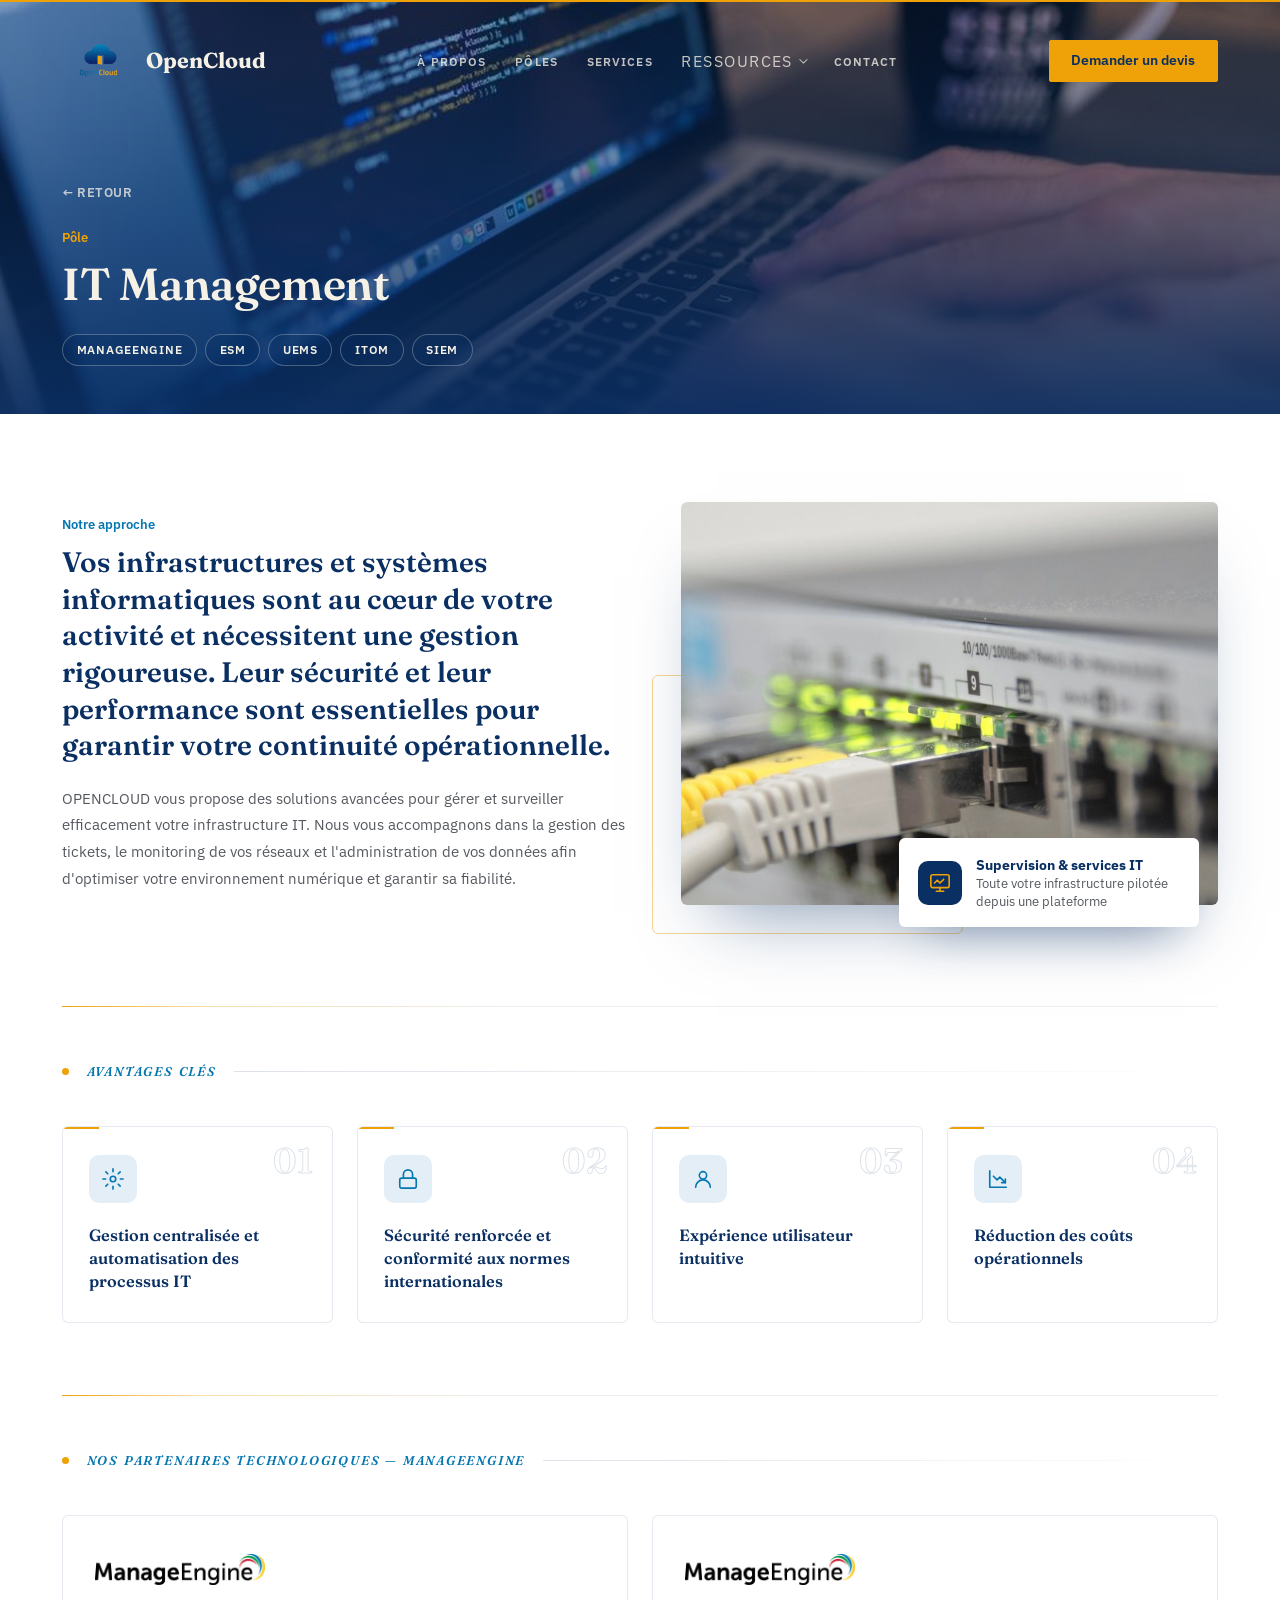
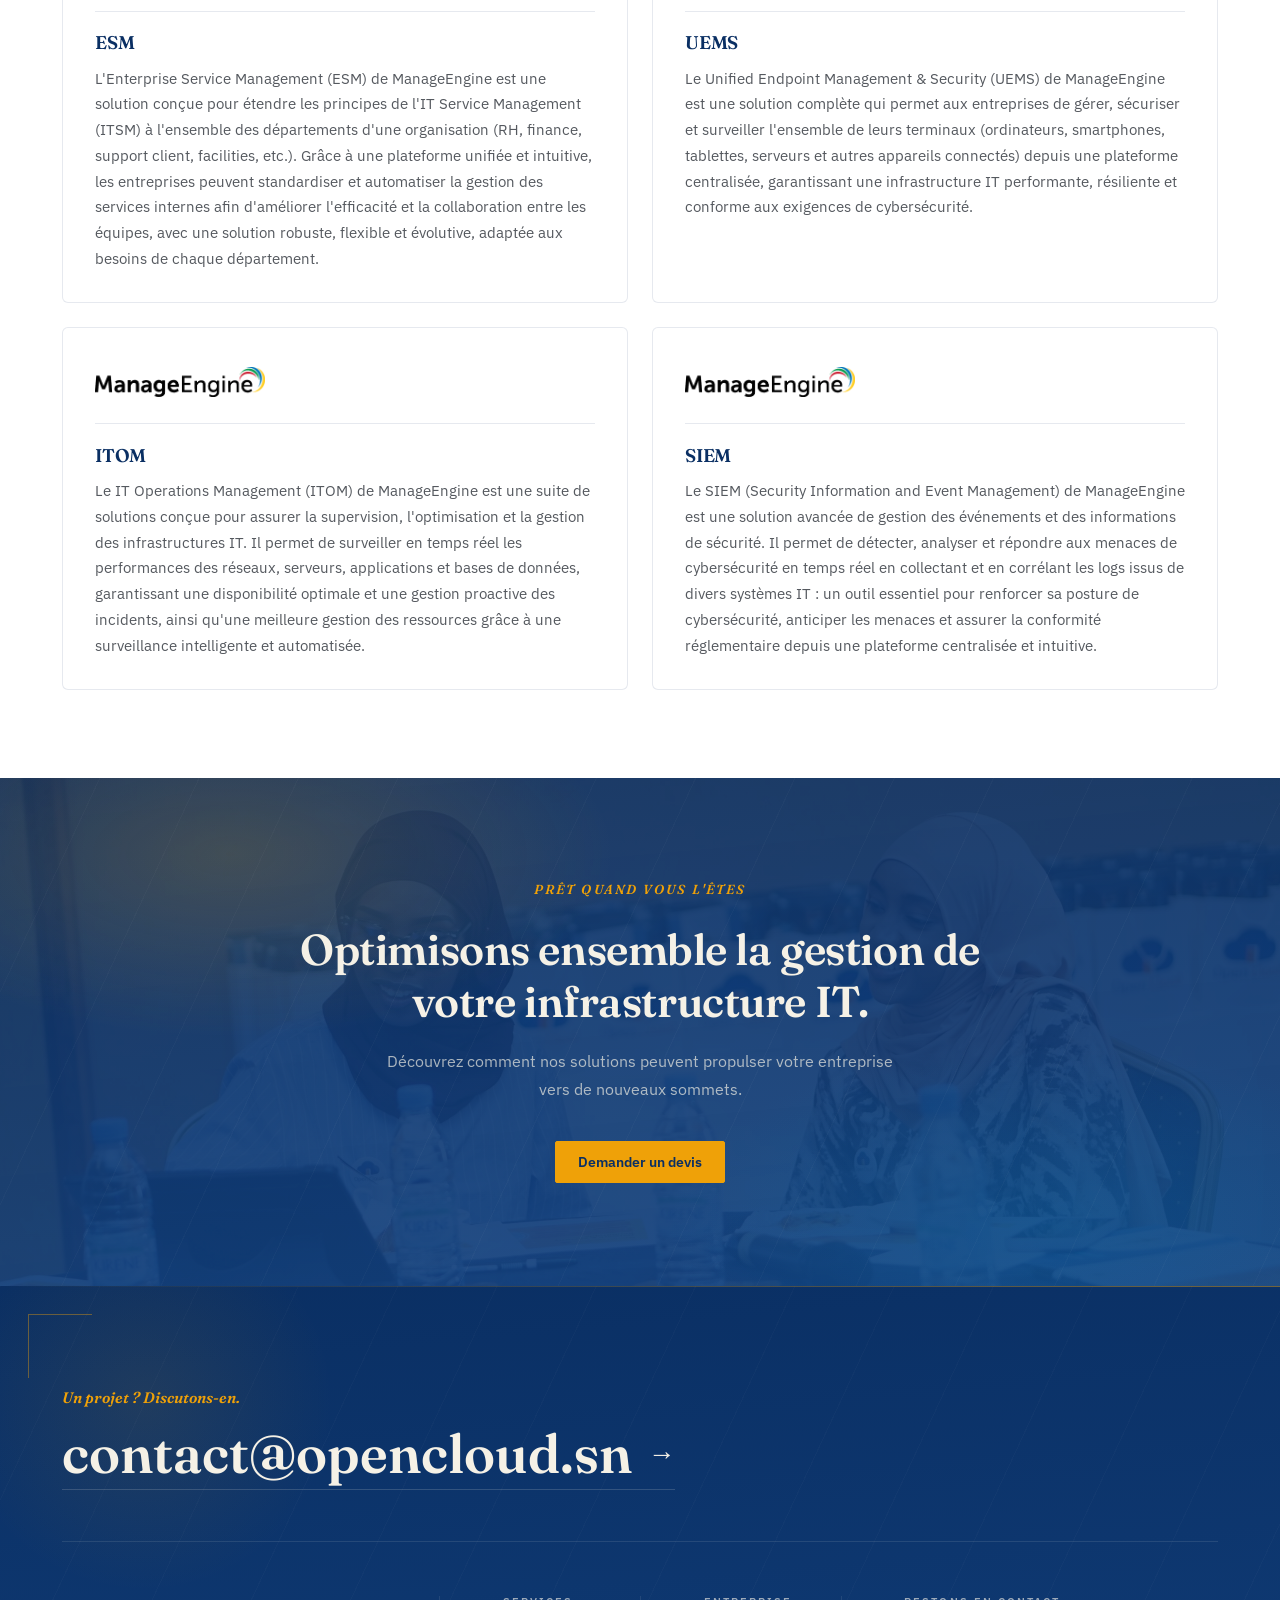
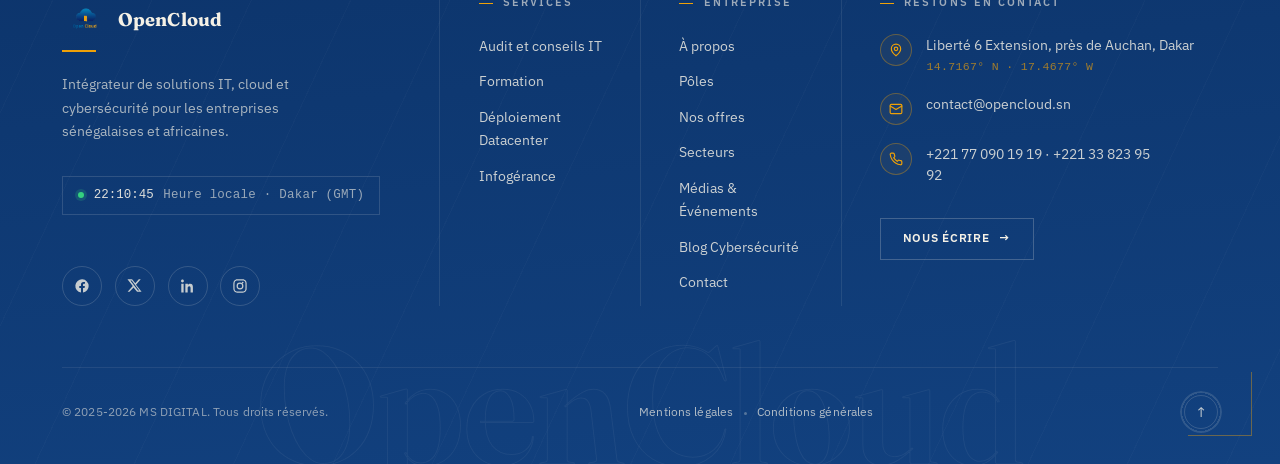
<file: business-unit-it-management.html>
<!doctype html>
<html lang="fr">
<head>
<meta charset="utf-8">
<meta name="viewport" content="width=device-width, initial-scale=1">
<title>IT Management — OpenCloud SN</title>
<meta name="description" content="Gestion, supervision et sécurisation de vos infrastructures IT avec la suite ManageEngine (ESM, UEMS, ITOM, SIEM).">
<link rel="icon" type="image/png" href="images/logo_open.png">

<link rel="preconnect" href="https://fonts.googleapis.com">
<link rel="preconnect" href="https://fonts.gstatic.com" crossorigin>
<link href="https://fonts.googleapis.com/css2?family=Fraunces:opsz,wght@9..144,500;9..144,600;9..144,700&family=IBM+Plex+Sans:wght@400;500;600;700&display=swap" rel="stylesheet">

<link rel="stylesheet" href="bootstrap.min.css">
<link rel="stylesheet" href="style.css?v=2">
</head>
<body>

<div class="scroll-progress" id="scrollProgress" aria-hidden="true"></div>

<!-- ===================== HEADER ===================== -->
<header class="site-header">
  <div class="container-xl d-flex align-items-center justify-content-between">
    <a href="index.html" class="brand"><img src="images/logo_open.png" alt="OpenCloud SN" class="brand-logo">OpenCloud</a>

    <nav class="d-none d-lg-flex align-items-center">
      <a href="index.html#a-propos" class="nav-link-custom">À propos</a>
      <a href="index.html#business-units" class="nav-link-custom">Pôles</a>
      <a href="index.html#services" class="nav-link-custom">Services</a>
      <div class="nav-dropdown dropdown">
        <button class="nav-link-custom nav-dropdown-toggle" type="button" data-bs-toggle="dropdown" aria-expanded="false">
          Ressources<span class="nav-dropdown-caret" aria-hidden="true"></span>
        </button>
        <ul class="dropdown-menu nav-dropdown-menu">
          <li><a class="dropdown-item" href="medias-evenements.html">Médias &amp; Événements</a></li>
          <li><a class="dropdown-item" href="blog-cybersecurite.html">Blog Cybersécurité</a></li>
        </ul>
      </div>
      <a href="index.html#contact" class="nav-link-custom">Contact</a>
    </nav>

    <div class="d-flex align-items-center gap-3">
      <a href="devis.html" class="btn-gold d-none d-lg-inline-flex">Demander un devis</a>
      <button type="button" class="nav-burger d-lg-none" data-bs-toggle="offcanvas" data-bs-target="#mobileNav" aria-controls="mobileNav" aria-label="Ouvrir le menu">
        <span></span><span></span><span></span>
      </button>
    </div>
  </div>
</header>

<!-- ===================== MENU MOBILE ===================== -->
<div class="offcanvas offcanvas-end mobile-nav" tabindex="-1" id="mobileNav" aria-labelledby="mobileNavLabel">
  <div class="offcanvas-header">
    <a href="index.html" class="brand" style="color:var(--paper);"><img src="images/logo_open.png" alt="OpenCloud SN" class="brand-logo" style="height:38px;">OpenCloud</a>
    <button type="button" class="btn-close btn-close-white" data-bs-dismiss="offcanvas" aria-label="Fermer"></button>
  </div>
  <div class="offcanvas-body">
    <nav class="mobile-nav-links">
      <a href="index.html#a-propos" data-bs-dismiss="offcanvas">À propos</a>
      <a href="index.html#business-units" data-bs-dismiss="offcanvas">Pôles</a>
      <a href="index.html#services" data-bs-dismiss="offcanvas">Services</a>
      <a href="medias-evenements.html" data-bs-dismiss="offcanvas">Médias &amp; Événements</a>
      <a href="blog-cybersecurite.html" data-bs-dismiss="offcanvas">Blog Cybersécurité</a>
      <a href="index.html#contact" data-bs-dismiss="offcanvas">Contact</a>
    </nav>

    <div class="mobile-nav-footer">
      <a href="devis.html" class="btn-gold" data-bs-dismiss="offcanvas">Demander un devis</a>
    </div>
  </div>
</div>

<!-- ===================== BANNIERE ===================== -->
<section class="bu-banner">
  <div class="bu-banner-media" style="background-image:url('images/bu-it-management-banner.jpg'), linear-gradient(135deg, var(--ink-soft), var(--ink));"></div>
  <div class="bu-banner-overlay"></div>
  <div class="container-xl bu-banner-content">
    <a href="index.html#business-units" class="bu-back">&larr; Retour</a>
    <div class="section-label" style="color:var(--gold);">Pôle</div>
    <h1 class="bu-banner-title">IT Management</h1>
    <div class="bu-banner-tags">
      <span>ManageEngine</span><span>ESM</span><span>UEMS</span><span>ITOM</span><span>SIEM</span>
    </div>
  </div>
</section>

<!-- ===================== CONTENU ===================== -->
<section class="section" style="background:#fff;">
  <div class="container-xl">
    <div class="row align-items-center gy-5">
      <div class="col-lg-6">
        <div class="section-label">Notre approche</div>
        <p class="bu-intro-lead">Vos infrastructures et systèmes informatiques sont au cœur de votre activité et nécessitent une gestion rigoureuse. Leur sécurité et leur performance sont essentielles pour garantir votre continuité opérationnelle.</p>
        <p class="about-body-text">OPENCLOUD vous propose des solutions avancées pour gérer et surveiller efficacement votre infrastructure IT. Nous vous accompagnons dans la gestion des tickets, le monitoring de vos réseaux et l'administration de vos données afin d'optimiser votre environnement numérique et garantir sa fiabilité.</p>
      </div>
      <div class="col-lg-6">
        <div class="bu-intro-media">
          <img src="images/bu-it-management-intro.jpg" alt="Voyants d'activité d'un commutateur réseau supervisé" loading="lazy">
          <div class="bu-intro-badge">
            <span class="bu-intro-badge-icon" aria-hidden="true"><svg width="22" height="22" viewBox="0 0 24 24" fill="none" stroke="currentColor" stroke-width="1.8" stroke-linecap="round" stroke-linejoin="round"><rect x="2" y="3" width="20" height="14" rx="2"/><path d="M8 21h8M12 17v4"/><path d="m6 12 3-3 3 3 4-4"/></svg></span>
            <div>
              <strong>Supervision &amp; services IT</strong>
              <span>Toute votre infrastructure pilotée depuis une plateforme</span>
            </div>
          </div>
        </div>
      </div>
    </div>

    <div class="about-columns-split">
      <div class="about-columns-label">Avantages clés</div>
      <div class="row g-4">
        <div class="col-sm-6 col-lg-3">
          <div class="bu-benefit-card">
            <span class="bu-benefit-num">01</span>
            <div class="bu-benefit-icon" aria-hidden="true"><svg width="22" height="22" viewBox="0 0 24 24" fill="none" stroke="currentColor" stroke-width="1.8" stroke-linecap="round" stroke-linejoin="round"><circle cx="12" cy="12" r="3"/><path d="M12 1v3M12 20v3M4.2 4.2l2.1 2.1M17.7 17.7l2.1 2.1M1 12h3M20 12h3M4.2 19.8l2.1-2.1M17.7 6.3l2.1-2.1"/></svg></div>
            <p>Gestion centralisée et automatisation des processus IT</p>
          </div>
        </div>
        <div class="col-sm-6 col-lg-3">
          <div class="bu-benefit-card">
            <span class="bu-benefit-num">02</span>
            <div class="bu-benefit-icon" aria-hidden="true"><svg width="22" height="22" viewBox="0 0 24 24" fill="none" stroke="currentColor" stroke-width="1.8" stroke-linecap="round" stroke-linejoin="round"><rect x="3" y="11" width="18" height="11" rx="2"/><path d="M7 11V7a5 5 0 0 1 10 0v4"/></svg></div>
            <p>Sécurité renforcée et conformité aux normes internationales</p>
          </div>
        </div>
        <div class="col-sm-6 col-lg-3">
          <div class="bu-benefit-card">
            <span class="bu-benefit-num">03</span>
            <div class="bu-benefit-icon" aria-hidden="true"><svg width="22" height="22" viewBox="0 0 24 24" fill="none" stroke="currentColor" stroke-width="1.8" stroke-linecap="round" stroke-linejoin="round"><circle cx="12" cy="8" r="4"/><path d="M4 21a8 8 0 0 1 16 0"/></svg></div>
            <p>Expérience utilisateur intuitive</p>
          </div>
        </div>
        <div class="col-sm-6 col-lg-3">
          <div class="bu-benefit-card">
            <span class="bu-benefit-num">04</span>
            <div class="bu-benefit-icon" aria-hidden="true"><svg width="22" height="22" viewBox="0 0 24 24" fill="none" stroke="currentColor" stroke-width="1.8" stroke-linecap="round" stroke-linejoin="round"><path d="M3 3v18h18"/><path d="m7 9 4 4 3-3 6 6"/><path d="M20 12v4h-4"/></svg></div>
            <p>Réduction des coûts opérationnels</p>
          </div>
        </div>
      </div>
    </div>

    <div class="about-columns-split">
      <div class="about-columns-label">Nos partenaires technologiques — ManageEngine</div>
      <div class="row g-4">
        <div class="col-md-6">
          <article class="bu-tech-card">
            <div class="bu-tech-logo"><img src="images/partenaire5.png" alt="ManageEngine" loading="lazy"></div>
            <h3>ESM</h3>
            <p>L'Enterprise Service Management (ESM) de ManageEngine est une solution conçue pour étendre les principes de l'IT Service Management (ITSM) à l'ensemble des départements d'une organisation (RH, finance, support client, facilities, etc.). Grâce à une plateforme unifiée et intuitive, les entreprises peuvent standardiser et automatiser la gestion des services internes afin d'améliorer l'efficacité et la collaboration entre les équipes, avec une solution robuste, flexible et évolutive, adaptée aux besoins de chaque département.</p>
          </article>
        </div>
        <div class="col-md-6">
          <article class="bu-tech-card">
            <div class="bu-tech-logo"><img src="images/partenaire5.png" alt="ManageEngine" loading="lazy"></div>
            <h3>UEMS</h3>
            <p>Le Unified Endpoint Management &amp; Security (UEMS) de ManageEngine est une solution complète qui permet aux entreprises de gérer, sécuriser et surveiller l'ensemble de leurs terminaux (ordinateurs, smartphones, tablettes, serveurs et autres appareils connectés) depuis une plateforme centralisée, garantissant une infrastructure IT performante, résiliente et conforme aux exigences de cybersécurité.</p>
          </article>
        </div>
        <div class="col-md-6">
          <article class="bu-tech-card">
            <div class="bu-tech-logo"><img src="images/partenaire5.png" alt="ManageEngine" loading="lazy"></div>
            <h3>ITOM</h3>
            <p>Le IT Operations Management (ITOM) de ManageEngine est une suite de solutions conçue pour assurer la supervision, l'optimisation et la gestion des infrastructures IT. Il permet de surveiller en temps réel les performances des réseaux, serveurs, applications et bases de données, garantissant une disponibilité optimale et une gestion proactive des incidents, ainsi qu'une meilleure gestion des ressources grâce à une surveillance intelligente et automatisée.</p>
          </article>
        </div>
        <div class="col-md-6">
          <article class="bu-tech-card">
            <div class="bu-tech-logo"><img src="images/partenaire5.png" alt="ManageEngine" loading="lazy"></div>
            <h3>SIEM</h3>
            <p>Le SIEM (Security Information and Event Management) de ManageEngine est une solution avancée de gestion des événements et des informations de sécurité. Il permet de détecter, analyser et répondre aux menaces de cybersécurité en temps réel en collectant et en corrélant les logs issus de divers systèmes IT&nbsp;: un outil essentiel pour renforcer sa posture de cybersécurité, anticiper les menaces et assurer la conformité réglementaire depuis une plateforme centralisée et intuitive.</p>
          </article>
        </div>
      </div>
    </div>
  </div>
</section>

<!-- ===================== CTA ===================== -->
<section class="cta-band">
  <div class="container-xl cta-band-content">
    <div class="cta-eyebrow">Prêt quand vous l'êtes</div>
    <h2>Optimisons ensemble la gestion de votre infrastructure IT.</h2>
    <p class="cta-band-sub">Découvrez comment nos solutions peuvent propulser votre entreprise vers de nouveaux sommets.</p>
    <a href="devis.html" class="btn-gold btn-arrow">Demander un devis</a>
  </div>
</section>

<!-- ===================== FOOTER ===================== -->
<footer>
  <span class="hero-frame hero-frame-tl" aria-hidden="true"></span>
  <span class="hero-frame hero-frame-br" aria-hidden="true"></span>
  <span class="footer-spotlight" aria-hidden="true"></span>
  <span class="footer-watermark" aria-hidden="true">OpenCloud</span>

  <div class="container-xl">
    <div class="footer-lead">
      <p class="footer-lead-eyebrow">Un projet&nbsp;? Discutons-en.</p>
      <a href="mailto:contact@opencloud.sn" class="footer-lead-email">
        contact@opencloud.sn
        <span class="footer-lead-arrow" aria-hidden="true">→</span>
      </a>
    </div>

    <div class="row g-5">
      <div class="col-lg-4 footer-col">
        <div class="brand mb-2" style="color:var(--paper);">
          <img src="images/logo_open.png" alt="OpenCloud SN" class="brand-logo brand-logo-lg">OpenCloud
        </div>
        <span class="footer-brand-rule"></span>
        <p class="footer-tagline">Intégrateur de solutions IT, cloud et cybersécurité pour les entreprises sénégalaises et africaines.</p>

        <div class="footer-clock">
          <span class="footer-clock-dot" aria-hidden="true"></span>
          <span id="footerClockTime">--:--:--</span>
          <span class="footer-clock-tz">Heure locale · Dakar (GMT)</span>
        </div>

        <div class="social-links">
          <a href="#" aria-label="Facebook" class="icon-facebook"><svg viewBox="0 0 24 24" fill="currentColor"><path d="M22 12a10 10 0 1 0-11.56 9.88v-6.99H7.9V12h2.54V9.8c0-2.5 1.49-3.89 3.77-3.89 1.09 0 2.23.2 2.23.2v2.45h-1.26c-1.24 0-1.63.77-1.63 1.56V12h2.78l-.44 2.89h-2.34v6.99A10 10 0 0 0 22 12z"/></svg></a>
          <a href="#" aria-label="X" class="icon-x"><svg viewBox="0 0 24 24" fill="currentColor"><path d="M18.9 2H22l-7.6 8.7L23.3 22h-7.2l-5.6-6.9L4 22H1l8.2-9.4L.7 2h7.4l5.1 6.3L18.9 2zm-1.3 18h2L7.5 4H5.4l12.2 16z"/></svg></a>
          <a href="#" aria-label="LinkedIn" class="icon-linkedin"><svg viewBox="0 0 24 24" fill="currentColor"><path d="M4.98 3.5C4.98 4.88 3.87 6 2.5 6S0 4.88 0 3.5 1.12 1 2.5 1s2.48 1.12 2.48 2.5zM.5 8h4V23h-4V8zm7.5 0h3.8v2.05h.05c.53-1 1.83-2.05 3.77-2.05 4.03 0 4.78 2.65 4.78 6.1V23h-4v-6.9c0-1.65-.03-3.77-2.3-3.77-2.3 0-2.65 1.8-2.65 3.65V23h-4V8z"/></svg></a>
          <a href="#" aria-label="Instagram" class="icon-instagram"><svg viewBox="0 0 24 24" fill="currentColor"><path d="M12 2c-2.7 0-3.05.01-4.12.06-1.06.05-1.79.22-2.43.47-.66.26-1.22.6-1.77 1.16-.56.55-.9 1.11-1.16 1.77-.25.64-.42 1.37-.47 2.43C2 8.95 2 9.3 2 12s.01 3.05.06 4.12c.05 1.06.22 1.79.47 2.43.26.66.6 1.22 1.16 1.77.55.56 1.11.9 1.77 1.16.64.25 1.37.42 2.43.47C8.95 22 9.3 22 12 22s3.05-.01 4.12-.06c1.06-.05 1.79-.22 2.43-.47.66-.26 1.22-.6 1.77-1.16.56-.55.9-1.11 1.16-1.77.25-.64.42-1.37.47-2.43.05-1.07.06-1.42.06-4.12s-.01-3.05-.06-4.12c-.05-1.06-.22-1.79-.47-2.43-.26-.66-.6-1.22-1.16-1.77-.55-.56-1.11-.9-1.77-1.16-.64-.25-1.37-.42-2.43-.47C15.05 2.01 14.7 2 12 2zm0 1.8c2.67 0 2.99.01 4.04.06.97.04 1.5.21 1.85.35.47.18.8.4 1.15.75.35.35.57.68.75 1.15.14.35.31.88.35 1.85.05 1.05.06 1.37.06 4.04s-.01 2.99-.06 4.04c-.04.97-.21 1.5-.35 1.85-.18.47-.4.8-.75 1.15-.35.35-.68.57-1.15.75-.35.14-.88.31-1.85.35-1.05.05-1.37.06-4.04.06s-2.99-.01-4.04-.06c-.97-.04-1.5-.21-1.85-.35-.47-.18-.8-.4-1.15-.75-.35-.35-.57-.68-.75-1.15-.14-.35-.31-.88-.35-1.85C3.81 14.99 3.8 14.67 3.8 12s.01-2.99.06-4.04c.04-.97.21-1.5.35-1.85.18-.47.4-.8.75-1.15.35-.35.68-.57 1.15-.75.35-.14.88-.31 1.85-.35C9.01 3.81 9.33 3.8 12 3.8zm0 3.05A5.15 5.15 0 1 0 17.15 12 5.15 5.15 0 0 0 12 6.85zm0 8.5A3.35 3.35 0 1 1 15.35 12 3.35 3.35 0 0 1 12 15.35zm5.35-8.7a1.2 1.2 0 1 1-1.2-1.2 1.2 1.2 0 0 1 1.2 1.2z"/></svg></a>
        </div>
      </div>
      <div class="col-6 col-lg-2 footer-col">
        <h5>Services</h5>
        <p><a href="index.html#services">Audit et conseils IT</a></p>
        <p><a href="index.html#services">Formation</a></p>
        <p><a href="index.html#services">Déploiement Datacenter</a></p>
        <p><a href="index.html#services">Infogérance</a></p>
      </div>
      <div class="col-6 col-lg-2 footer-col">
        <h5>Entreprise</h5>
        <p><a href="index.html#a-propos">À propos</a></p>
        <p><a href="index.html#business-units">Pôles</a></p>
        <p><a href="index.html#offres">Nos offres</a></p>
        <p><a href="index.html#secteurs">Secteurs</a></p>
        <p><a href="medias-evenements.html">Médias &amp; Événements</a></p>
        <p><a href="blog-cybersecurite.html">Blog Cybersécurité</a></p>
        <p><a href="index.html#contact">Contact</a></p>
      </div>
      <div class="col-lg-4 footer-col">
        <h5>Restons en contact</h5>
        <div class="footer-contact-list">
          <div class="footer-contact-item">
            <span class="footer-contact-icon" aria-hidden="true"><svg width="14" height="14" viewBox="0 0 24 24" fill="none" stroke="currentColor" stroke-width="2" stroke-linecap="round" stroke-linejoin="round"><path d="M20 10c0 6-8 12-8 12s-8-6-8-12a8 8 0 0 1 16 0Z"/><circle cx="12" cy="10" r="3"/></svg></span>
            <span>Liberté 6 Extension, près de Auchan, Dakar<span class="footer-coords">14.7167° N · 17.4677° W</span></span>
          </div>
          <div class="footer-contact-item footer-copy" data-copy="contact@opencloud.sn" tabindex="0" role="button">
            <span class="footer-contact-icon" aria-hidden="true"><svg width="14" height="14" viewBox="0 0 24 24" fill="none" stroke="currentColor" stroke-width="2" stroke-linecap="round" stroke-linejoin="round"><rect x="2" y="4" width="20" height="16" rx="2"/><path d="m22 7-10 6L2 7"/></svg></span>
            <span>contact@opencloud.sn</span>
            <span class="footer-copy-hint" aria-hidden="true">Copier</span>
          </div>
          <div class="footer-contact-item footer-copy" data-copy="+221 77 090 19 19" tabindex="0" role="button">
            <span class="footer-contact-icon" aria-hidden="true"><svg width="14" height="14" viewBox="0 0 24 24" fill="none" stroke="currentColor" stroke-width="2" stroke-linecap="round" stroke-linejoin="round"><path d="M22 16.92v3a2 2 0 0 1-2.18 2 19.79 19.79 0 0 1-8.63-3.07 19.5 19.5 0 0 1-6-6 19.79 19.79 0 0 1-3.07-8.67A2 2 0 0 1 4.11 2h3a2 2 0 0 1 2 1.72c.127.96.362 1.903.7 2.81a2 2 0 0 1-.45 2.11L8.09 9.91a16 16 0 0 0 6 6l1.27-1.27a2 2 0 0 1 2.11-.45c.907.338 1.85.573 2.81.7A2 2 0 0 1 22 16.92Z"/></svg></span>
            <span>+221 77 090 19 19 · +221 33 823 95 92</span>
            <span class="footer-copy-hint" aria-hidden="true">Copier</span>
          </div>
        </div>
        <a href="index.html#contact" class="footer-cta">Nous écrire<span aria-hidden="true">→</span></a>
      </div>
    </div>
    <div class="footer-bottom d-flex flex-wrap align-items-center justify-content-between gap-2">
      <span>© 2025-2026 MS DIGITAL. Tous droits réservés.</span>
      <span class="footer-legal"><a href="#">Mentions légales</a><span class="footer-dot"></span><a href="#">Conditions générales</a></span>
      <a href="#" class="footer-top" aria-label="Retour en haut de page">
        <span aria-hidden="true">↑</span>
      </a>
    </div>
  </div>
</footer>

<script src="bootstrap.bundle.min.js"></script>
<script src="footer.js"></script>
<script>
  var siteHeader = document.querySelector('.site-header');
  var toggleHeader = function () {
    siteHeader.classList.toggle('is-scrolled', window.scrollY > 40);
  };
  toggleHeader();
  window.addEventListener('scroll', toggleHeader, { passive: true });

  var scrollProgressEl = document.getElementById('scrollProgress');
  if (scrollProgressEl) {
    var updateScrollProgress = function () {
      var scrollTop = window.scrollY;
      var docHeight = document.documentElement.scrollHeight - window.innerHeight;
      var pct = docHeight > 0 ? (scrollTop / docHeight) * 100 : 0;
      scrollProgressEl.style.width = pct + '%';
    };
    updateScrollProgress();
    window.addEventListener('scroll', updateScrollProgress, { passive: true });
    window.addEventListener('resize', updateScrollProgress);
  }
</script>
</body>
</html>
</file>
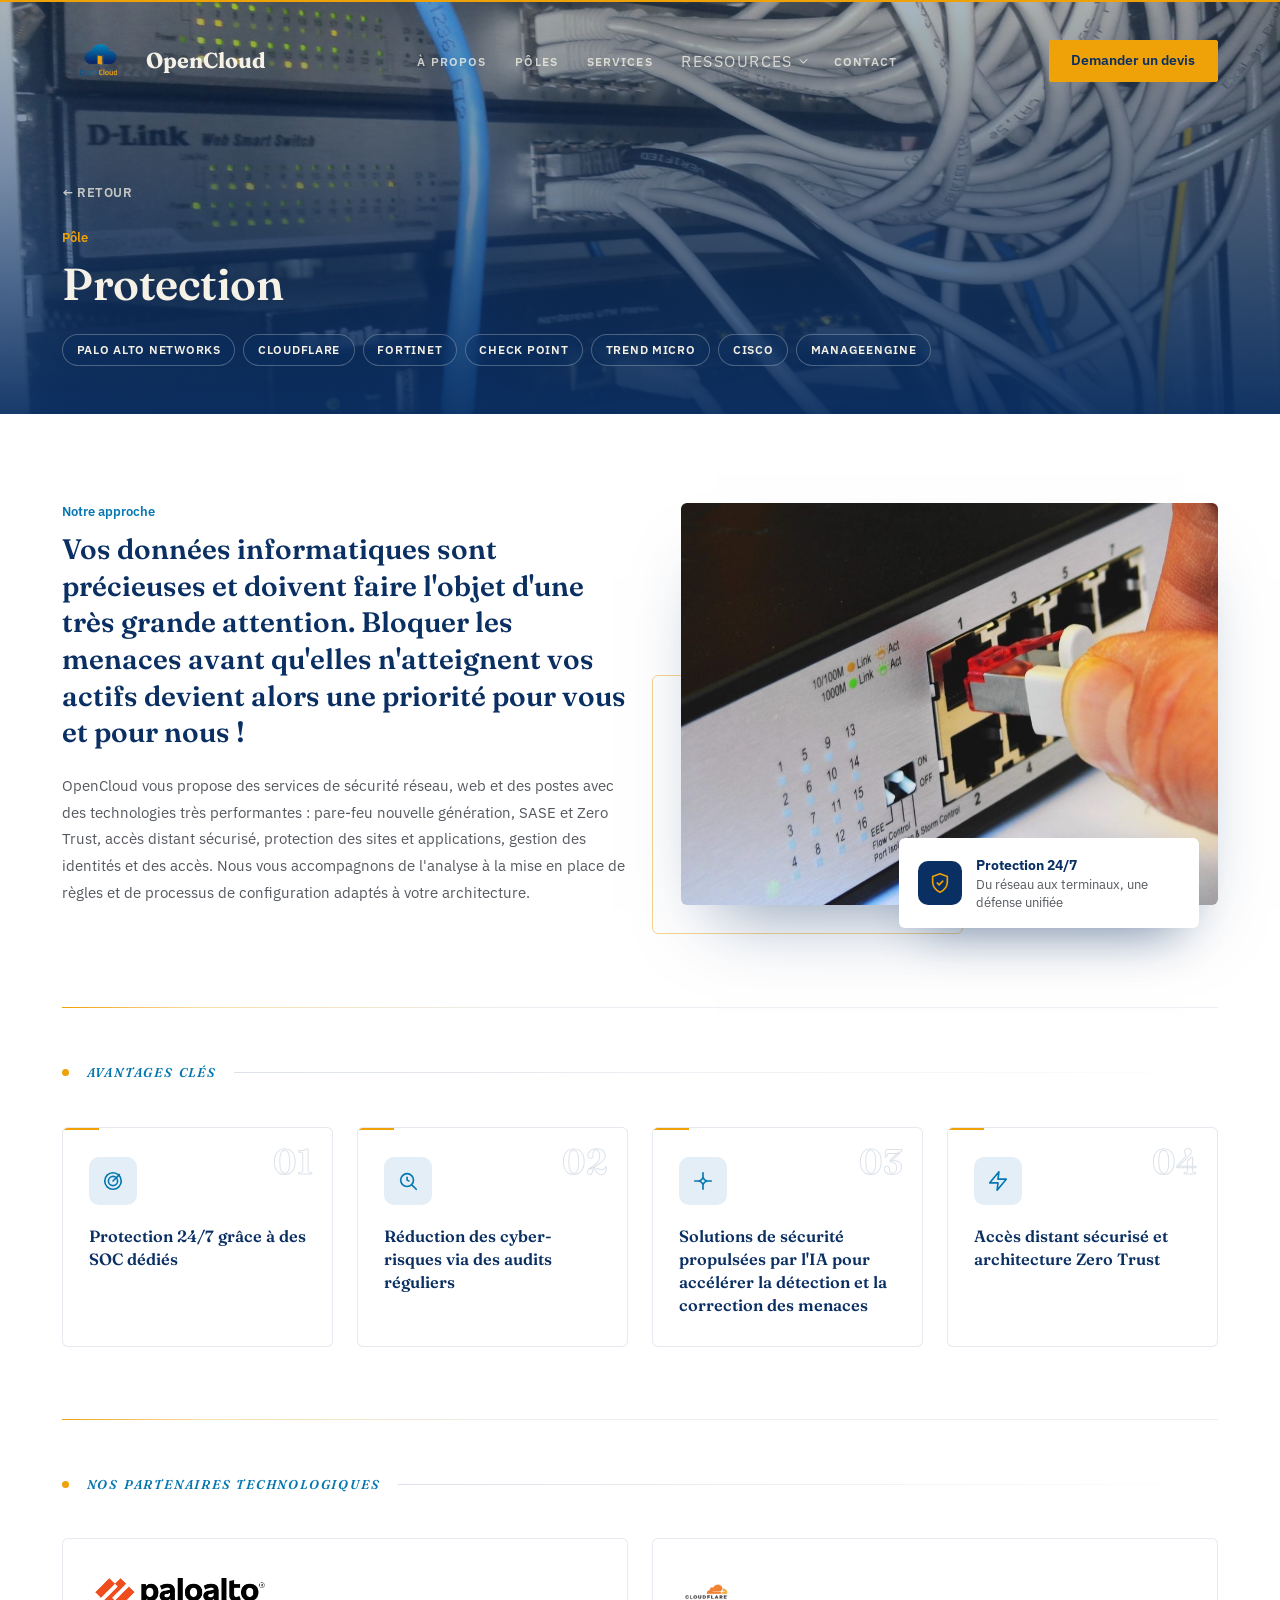
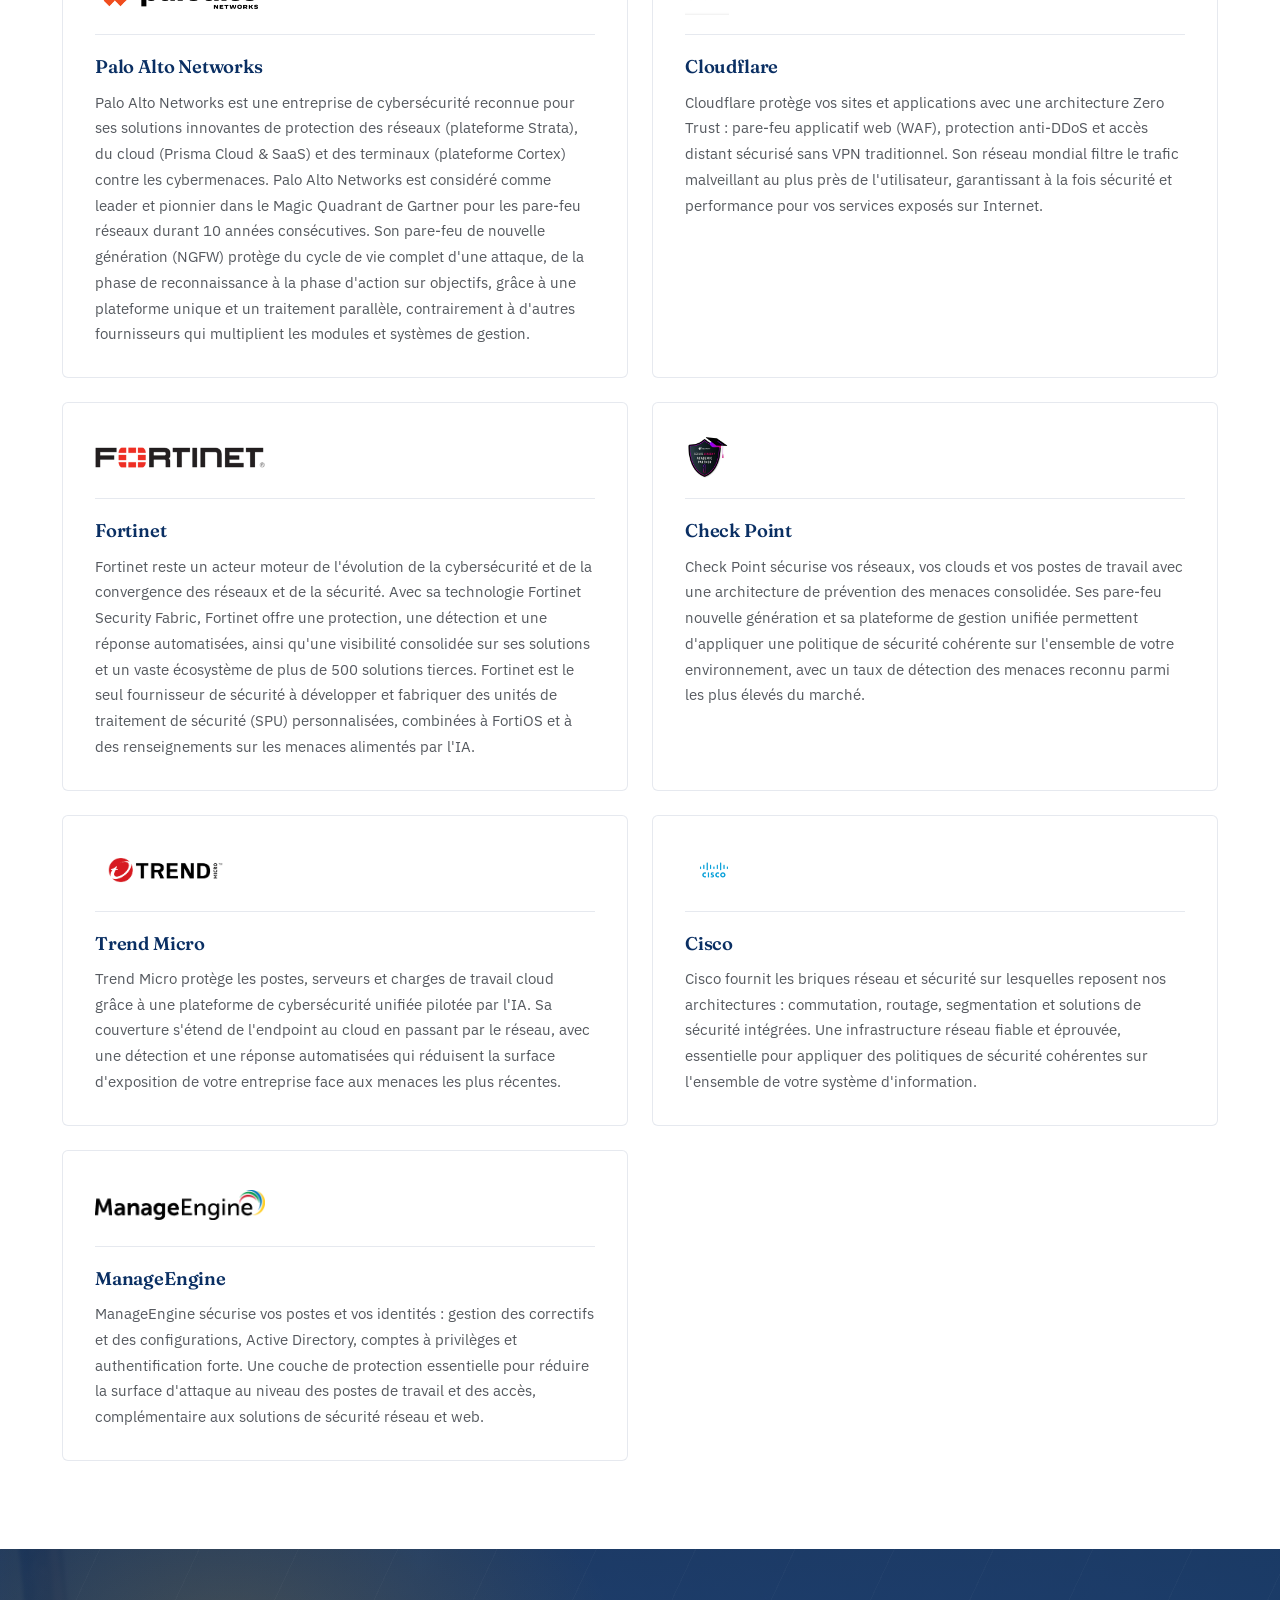
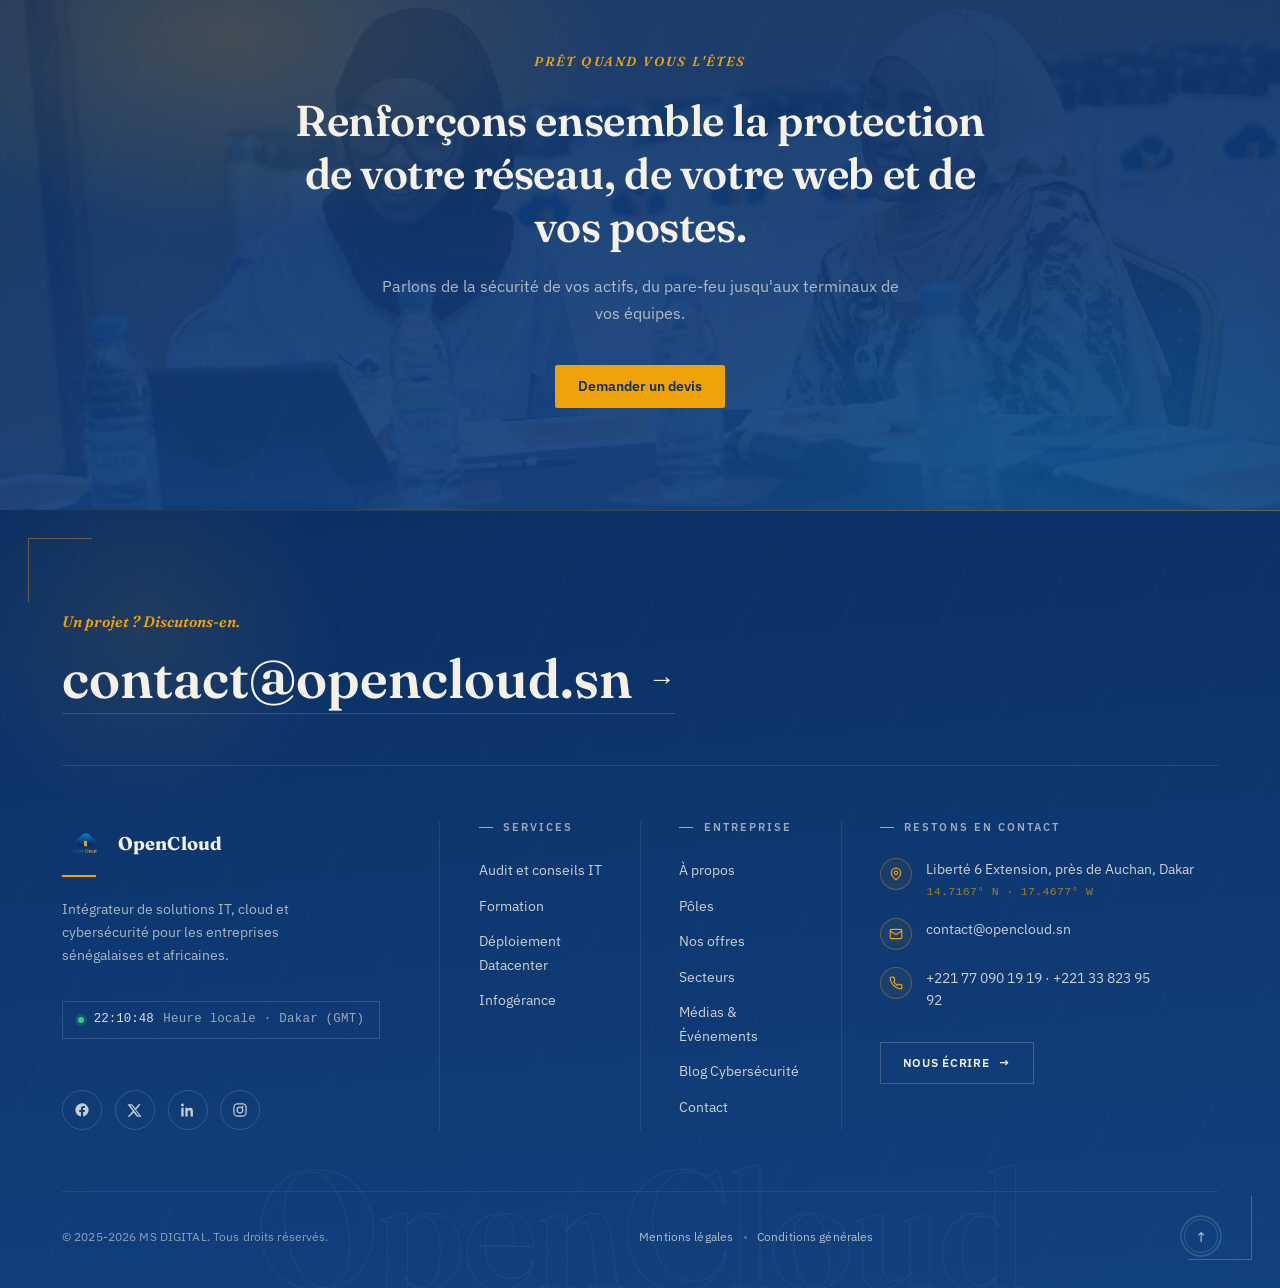
<file: business-unit-networks-security.html>
<!doctype html>
<html lang="fr">
<head>
<meta charset="utf-8">
<meta name="viewport" content="width=device-width, initial-scale=1">
<title>Protection — OpenCloud SN</title>
<meta name="description" content="Sécurité réseau, web et des postes avec Palo Alto Networks, Cloudflare, Fortinet, Check Point, Trend Micro, Cisco et ManageEngine.">
<link rel="icon" type="image/png" href="images/logo_open.png">

<link rel="preconnect" href="https://fonts.googleapis.com">
<link rel="preconnect" href="https://fonts.gstatic.com" crossorigin>
<link href="https://fonts.googleapis.com/css2?family=Fraunces:opsz,wght@9..144,500;9..144,600;9..144,700&family=IBM+Plex+Sans:wght@400;500;600;700&display=swap" rel="stylesheet">

<link rel="stylesheet" href="bootstrap.min.css">
<link rel="stylesheet" href="style.css?v=2">
</head>
<body>

<div class="scroll-progress" id="scrollProgress" aria-hidden="true"></div>

<!-- ===================== HEADER ===================== -->
<header class="site-header">
  <div class="container-xl d-flex align-items-center justify-content-between">
    <a href="index.html" class="brand"><img src="images/logo_open.png" alt="OpenCloud SN" class="brand-logo">OpenCloud</a>

    <nav class="d-none d-lg-flex align-items-center">
      <a href="index.html#a-propos" class="nav-link-custom">À propos</a>
      <a href="index.html#business-units" class="nav-link-custom">Pôles</a>
      <a href="index.html#services" class="nav-link-custom">Services</a>
      <div class="nav-dropdown dropdown">
        <button class="nav-link-custom nav-dropdown-toggle" type="button" data-bs-toggle="dropdown" aria-expanded="false">
          Ressources<span class="nav-dropdown-caret" aria-hidden="true"></span>
        </button>
        <ul class="dropdown-menu nav-dropdown-menu">
          <li><a class="dropdown-item" href="medias-evenements.html">Médias &amp; Événements</a></li>
          <li><a class="dropdown-item" href="blog-cybersecurite.html">Blog Cybersécurité</a></li>
        </ul>
      </div>
      <a href="index.html#contact" class="nav-link-custom">Contact</a>
    </nav>

    <div class="d-flex align-items-center gap-3">
      <a href="devis.html" class="btn-gold d-none d-lg-inline-flex">Demander un devis</a>
      <button type="button" class="nav-burger d-lg-none" data-bs-toggle="offcanvas" data-bs-target="#mobileNav" aria-controls="mobileNav" aria-label="Ouvrir le menu">
        <span></span><span></span><span></span>
      </button>
    </div>
  </div>
</header>

<!-- ===================== MENU MOBILE ===================== -->
<div class="offcanvas offcanvas-end mobile-nav" tabindex="-1" id="mobileNav" aria-labelledby="mobileNavLabel">
  <div class="offcanvas-header">
    <a href="index.html" class="brand" style="color:var(--paper);"><img src="images/logo_open.png" alt="OpenCloud SN" class="brand-logo" style="height:38px;">OpenCloud</a>
    <button type="button" class="btn-close btn-close-white" data-bs-dismiss="offcanvas" aria-label="Fermer"></button>
  </div>
  <div class="offcanvas-body">
    <nav class="mobile-nav-links">
      <a href="index.html#a-propos" data-bs-dismiss="offcanvas">À propos</a>
      <a href="index.html#business-units" data-bs-dismiss="offcanvas">Pôles</a>
      <a href="index.html#services" data-bs-dismiss="offcanvas">Services</a>
      <a href="medias-evenements.html" data-bs-dismiss="offcanvas">Médias &amp; Événements</a>
      <a href="blog-cybersecurite.html" data-bs-dismiss="offcanvas">Blog Cybersécurité</a>
      <a href="index.html#contact" data-bs-dismiss="offcanvas">Contact</a>
    </nav>

    <div class="mobile-nav-footer">
      <a href="devis.html" class="btn-gold" data-bs-dismiss="offcanvas">Demander un devis</a>
    </div>
  </div>
</div>

<!-- ===================== BANNIERE ===================== -->
<section class="bu-banner">
  <div class="bu-banner-media" style="background-image:url('images/bu-networks-security-banner.jpg'), linear-gradient(135deg, var(--ink-soft), var(--ink));"></div>
  <div class="bu-banner-overlay"></div>
  <div class="container-xl bu-banner-content">
    <a href="index.html#business-units" class="bu-back">&larr; Retour</a>
    <div class="section-label" style="color:var(--gold);">Pôle</div>
    <h1 class="bu-banner-title">Protection</h1>
    <div class="bu-banner-tags">
      <span>Palo Alto Networks</span><span>Cloudflare</span><span>Fortinet</span><span>Check Point</span><span>Trend Micro</span><span>Cisco</span><span>ManageEngine</span>
    </div>
  </div>
</section>

<!-- ===================== CONTENU ===================== -->
<section class="section" style="background:#fff;">
  <div class="container-xl">
    <div class="row align-items-center gy-5">
      <div class="col-lg-6">
        <div class="section-label">Notre approche</div>
        <p class="bu-intro-lead">Vos données informatiques sont précieuses et doivent faire l'objet d'une très grande attention. Bloquer les menaces avant qu'elles n'atteignent vos actifs devient alors une priorité pour vous et pour nous&nbsp;!</p>
        <p class="about-body-text">OpenCloud vous propose des services de sécurité réseau, web et des postes avec des technologies très performantes&nbsp;: pare-feu nouvelle génération, SASE et Zero Trust, accès distant sécurisé, protection des sites et applications, gestion des identités et des accès. Nous vous accompagnons de l'analyse à la mise en place de règles et de processus de configuration adaptés à votre architecture.</p>
      </div>
      <div class="col-lg-6">
        <div class="bu-intro-media">
          <img src="images/bu-networks-security-intro.jpg" alt="Câble réseau branché sur un commutateur" loading="lazy">
          <div class="bu-intro-badge">
            <span class="bu-intro-badge-icon" aria-hidden="true"><svg width="22" height="22" viewBox="0 0 24 24" fill="none" stroke="currentColor" stroke-width="1.8" stroke-linecap="round" stroke-linejoin="round"><path d="M12 2 4 5v6c0 5 3.5 9 8 11 4.5-2 8-6 8-11V5l-8-3Z"/><path d="m9 12 2 2 4-4"/></svg></span>
            <div>
              <strong>Protection 24/7</strong>
              <span>Du réseau aux terminaux, une défense unifiée</span>
            </div>
          </div>
        </div>
      </div>
    </div>

    <div class="about-columns-split">
      <div class="about-columns-label">Avantages clés</div>
      <div class="row g-4">
        <div class="col-sm-6 col-lg-3">
          <div class="bu-benefit-card">
            <span class="bu-benefit-num">01</span>
            <div class="bu-benefit-icon" aria-hidden="true"><svg width="22" height="22" viewBox="0 0 24 24" fill="none" stroke="currentColor" stroke-width="1.8" stroke-linecap="round" stroke-linejoin="round"><circle cx="12" cy="12" r="9"/><circle cx="12" cy="12" r="5"/><path d="M12 12 19 5"/></svg></div>
            <p>Protection 24/7 grâce à des SOC dédiés</p>
          </div>
        </div>
        <div class="col-sm-6 col-lg-3">
          <div class="bu-benefit-card">
            <span class="bu-benefit-num">02</span>
            <div class="bu-benefit-icon" aria-hidden="true"><svg width="22" height="22" viewBox="0 0 24 24" fill="none" stroke="currentColor" stroke-width="1.8" stroke-linecap="round" stroke-linejoin="round"><circle cx="11" cy="11" r="7"/><path d="m21 21-4.3-4.3"/><path d="M11 8v3l2 1"/></svg></div>
            <p>Réduction des cyber-risques via des audits réguliers</p>
          </div>
        </div>
        <div class="col-sm-6 col-lg-3">
          <div class="bu-benefit-card">
            <span class="bu-benefit-num">03</span>
            <div class="bu-benefit-icon" aria-hidden="true"><svg width="22" height="22" viewBox="0 0 24 24" fill="none" stroke="currentColor" stroke-width="1.8" stroke-linecap="round" stroke-linejoin="round"><path d="M12 3v4M12 17v4M3 12h4M17 12h4"/><path d="m12 8 1.5 2.5L16 12l-2.5 1.5L12 16l-1.5-2.5L8 12l2.5-1.5L12 8Z"/></svg></div>
            <p>Solutions de sécurité propulsées par l'IA pour accélérer la détection et la correction des menaces</p>
          </div>
        </div>
        <div class="col-sm-6 col-lg-3">
          <div class="bu-benefit-card">
            <span class="bu-benefit-num">04</span>
            <div class="bu-benefit-icon" aria-hidden="true"><svg width="22" height="22" viewBox="0 0 24 24" fill="none" stroke="currentColor" stroke-width="1.8" stroke-linecap="round" stroke-linejoin="round"><path d="M13 2 3 14h9l-1 8 10-12h-9l1-8Z"/></svg></div>
            <p>Accès distant sécurisé et architecture Zero Trust</p>
          </div>
        </div>
      </div>
    </div>

    <div class="about-columns-split">
      <div class="about-columns-label">Nos partenaires technologiques</div>
      <div class="row g-4">
        <div class="col-md-6">
          <article class="bu-tech-card">
            <div class="bu-tech-logo"><img src="images/partenaire3.png" alt="Palo Alto Networks" loading="lazy"></div>
            <h3>Palo Alto Networks</h3>
            <p>Palo Alto Networks est une entreprise de cybersécurité reconnue pour ses solutions innovantes de protection des réseaux (plateforme Strata), du cloud (Prisma Cloud &amp; SaaS) et des terminaux (plateforme Cortex) contre les cybermenaces. Palo Alto Networks est considéré comme leader et pionnier dans le Magic Quadrant de Gartner pour les pare-feu réseaux durant 10 années consécutives. Son pare-feu de nouvelle génération (NGFW) protège du cycle de vie complet d'une attaque, de la phase de reconnaissance à la phase d'action sur objectifs, grâce à une plateforme unique et un traitement parallèle, contrairement à d'autres fournisseurs qui multiplient les modules et systèmes de gestion.</p>
          </article>
        </div>
        <div class="col-md-6">
          <article class="bu-tech-card">
            <div class="bu-tech-logo"><img src="images/cloud.png" alt="Cloudflare" loading="lazy"></div>
            <h3>Cloudflare</h3>
            <p>Cloudflare protège vos sites et applications avec une architecture Zero Trust&nbsp;: pare-feu applicatif web (WAF), protection anti-DDoS et accès distant sécurisé sans VPN traditionnel. Son réseau mondial filtre le trafic malveillant au plus près de l'utilisateur, garantissant à la fois sécurité et performance pour vos services exposés sur Internet.</p>
          </article>
        </div>
        <div class="col-md-6">
          <article class="bu-tech-card">
            <div class="bu-tech-logo"><img src="images/partenaire8.png" alt="Fortinet" loading="lazy"></div>
            <h3>Fortinet</h3>
            <p>Fortinet reste un acteur moteur de l'évolution de la cybersécurité et de la convergence des réseaux et de la sécurité. Avec sa technologie Fortinet Security Fabric, Fortinet offre une protection, une détection et une réponse automatisées, ainsi qu'une visibilité consolidée sur ses solutions et un vaste écosystème de plus de 500 solutions tierces. Fortinet est le seul fournisseur de sécurité à développer et fabriquer des unités de traitement de sécurité (SPU) personnalisées, combinées à FortiOS et à des renseignements sur les menaces alimentés par l'IA.</p>
          </article>
        </div>
        <div class="col-md-6">
          <article class="bu-tech-card">
            <div class="bu-tech-logo"><img src="images/interim.jpeg" alt="Check Point" loading="lazy"></div>
            <h3>Check Point</h3>
            <p>Check Point sécurise vos réseaux, vos clouds et vos postes de travail avec une architecture de prévention des menaces consolidée. Ses pare-feu nouvelle génération et sa plateforme de gestion unifiée permettent d'appliquer une politique de sécurité cohérente sur l'ensemble de votre environnement, avec un taux de détection des menaces reconnu parmi les plus élevés du marché.</p>
          </article>
        </div>
        <div class="col-md-6">
          <article class="bu-tech-card">
            <div class="bu-tech-logo"><img src="images/trend.png" alt="Trend Micro" loading="lazy"></div>
            <h3>Trend Micro</h3>
            <p>Trend Micro protège les postes, serveurs et charges de travail cloud grâce à une plateforme de cybersécurité unifiée pilotée par l'IA. Sa couverture s'étend de l'endpoint au cloud en passant par le réseau, avec une détection et une réponse automatisées qui réduisent la surface d'exposition de votre entreprise face aux menaces les plus récentes.</p>
          </article>
        </div>
        <div class="col-md-6">
          <article class="bu-tech-card">
            <div class="bu-tech-logo"><img src="images/7.png" alt="Cisco" loading="lazy"></div>
            <h3>Cisco</h3>
            <p>Cisco fournit les briques réseau et sécurité sur lesquelles reposent nos architectures&nbsp;: commutation, routage, segmentation et solutions de sécurité intégrées. Une infrastructure réseau fiable et éprouvée, essentielle pour appliquer des politiques de sécurité cohérentes sur l'ensemble de votre système d'information.</p>
          </article>
        </div>
        <div class="col-md-6">
          <article class="bu-tech-card">
            <div class="bu-tech-logo"><img src="images/partenaire5.png" alt="ManageEngine" loading="lazy"></div>
            <h3>ManageEngine</h3>
            <p>ManageEngine sécurise vos postes et vos identités&nbsp;: gestion des correctifs et des configurations, Active Directory, comptes à privilèges et authentification forte. Une couche de protection essentielle pour réduire la surface d'attaque au niveau des postes de travail et des accès, complémentaire aux solutions de sécurité réseau et web.</p>
          </article>
        </div>
      </div>
    </div>
  </div>
</section>

<!-- ===================== CTA ===================== -->
<section class="cta-band">
  <div class="container-xl cta-band-content">
    <div class="cta-eyebrow">Prêt quand vous l'êtes</div>
    <h2>Renforçons ensemble la protection de votre réseau, de votre web et de vos postes.</h2>
    <p class="cta-band-sub">Parlons de la sécurité de vos actifs, du pare-feu jusqu'aux terminaux de vos équipes.</p>
    <a href="devis.html" class="btn-gold btn-arrow">Demander un devis</a>
  </div>
</section>

<!-- ===================== FOOTER ===================== -->
<footer>
  <span class="hero-frame hero-frame-tl" aria-hidden="true"></span>
  <span class="hero-frame hero-frame-br" aria-hidden="true"></span>
  <span class="footer-spotlight" aria-hidden="true"></span>
  <span class="footer-watermark" aria-hidden="true">OpenCloud</span>

  <div class="container-xl">
    <div class="footer-lead">
      <p class="footer-lead-eyebrow">Un projet&nbsp;? Discutons-en.</p>
      <a href="mailto:contact@opencloud.sn" class="footer-lead-email">
        contact@opencloud.sn
        <span class="footer-lead-arrow" aria-hidden="true">→</span>
      </a>
    </div>

    <div class="row g-5">
      <div class="col-lg-4 footer-col">
        <div class="brand mb-2" style="color:var(--paper);">
          <img src="images/logo_open.png" alt="OpenCloud SN" class="brand-logo brand-logo-lg">OpenCloud
        </div>
        <span class="footer-brand-rule"></span>
        <p class="footer-tagline">Intégrateur de solutions IT, cloud et cybersécurité pour les entreprises sénégalaises et africaines.</p>

        <div class="footer-clock">
          <span class="footer-clock-dot" aria-hidden="true"></span>
          <span id="footerClockTime">--:--:--</span>
          <span class="footer-clock-tz">Heure locale · Dakar (GMT)</span>
        </div>

        <div class="social-links">
          <a href="#" aria-label="Facebook" class="icon-facebook"><svg viewBox="0 0 24 24" fill="currentColor"><path d="M22 12a10 10 0 1 0-11.56 9.88v-6.99H7.9V12h2.54V9.8c0-2.5 1.49-3.89 3.77-3.89 1.09 0 2.23.2 2.23.2v2.45h-1.26c-1.24 0-1.63.77-1.63 1.56V12h2.78l-.44 2.89h-2.34v6.99A10 10 0 0 0 22 12z"/></svg></a>
          <a href="#" aria-label="X" class="icon-x"><svg viewBox="0 0 24 24" fill="currentColor"><path d="M18.9 2H22l-7.6 8.7L23.3 22h-7.2l-5.6-6.9L4 22H1l8.2-9.4L.7 2h7.4l5.1 6.3L18.9 2zm-1.3 18h2L7.5 4H5.4l12.2 16z"/></svg></a>
          <a href="#" aria-label="LinkedIn" class="icon-linkedin"><svg viewBox="0 0 24 24" fill="currentColor"><path d="M4.98 3.5C4.98 4.88 3.87 6 2.5 6S0 4.88 0 3.5 1.12 1 2.5 1s2.48 1.12 2.48 2.5zM.5 8h4V23h-4V8zm7.5 0h3.8v2.05h.05c.53-1 1.83-2.05 3.77-2.05 4.03 0 4.78 2.65 4.78 6.1V23h-4v-6.9c0-1.65-.03-3.77-2.3-3.77-2.3 0-2.65 1.8-2.65 3.65V23h-4V8z"/></svg></a>
          <a href="#" aria-label="Instagram" class="icon-instagram"><svg viewBox="0 0 24 24" fill="currentColor"><path d="M12 2c-2.7 0-3.05.01-4.12.06-1.06.05-1.79.22-2.43.47-.66.26-1.22.6-1.77 1.16-.56.55-.9 1.11-1.16 1.77-.25.64-.42 1.37-.47 2.43C2 8.95 2 9.3 2 12s.01 3.05.06 4.12c.05 1.06.22 1.79.47 2.43.26.66.6 1.22 1.16 1.77.55.56 1.11.9 1.77 1.16.64.25 1.37.42 2.43.47C8.95 22 9.3 22 12 22s3.05-.01 4.12-.06c1.06-.05 1.79-.22 2.43-.47.66-.26 1.22-.6 1.77-1.16.56-.55.9-1.11 1.16-1.77.25-.64.42-1.37.47-2.43.05-1.07.06-1.42.06-4.12s-.01-3.05-.06-4.12c-.05-1.06-.22-1.79-.47-2.43-.26-.66-.6-1.22-1.16-1.77-.55-.56-1.11-.9-1.77-1.16-.64-.25-1.37-.42-2.43-.47C15.05 2.01 14.7 2 12 2zm0 1.8c2.67 0 2.99.01 4.04.06.97.04 1.5.21 1.85.35.47.18.8.4 1.15.75.35.35.57.68.75 1.15.14.35.31.88.35 1.85.05 1.05.06 1.37.06 4.04s-.01 2.99-.06 4.04c-.04.97-.21 1.5-.35 1.85-.18.47-.4.8-.75 1.15-.35.35-.68.57-1.15.75-.35.14-.88.31-1.85.35-1.05.05-1.37.06-4.04.06s-2.99-.01-4.04-.06c-.97-.04-1.5-.21-1.85-.35-.47-.18-.8-.4-1.15-.75-.35-.35-.57-.68-.75-1.15-.14-.35-.31-.88-.35-1.85C3.81 14.99 3.8 14.67 3.8 12s.01-2.99.06-4.04c.04-.97.21-1.5.35-1.85.18-.47.4-.8.75-1.15.35-.35.68-.57 1.15-.75.35-.14.88-.31 1.85-.35C9.01 3.81 9.33 3.8 12 3.8zm0 3.05A5.15 5.15 0 1 0 17.15 12 5.15 5.15 0 0 0 12 6.85zm0 8.5A3.35 3.35 0 1 1 15.35 12 3.35 3.35 0 0 1 12 15.35zm5.35-8.7a1.2 1.2 0 1 1-1.2-1.2 1.2 1.2 0 0 1 1.2 1.2z"/></svg></a>
        </div>
      </div>
      <div class="col-6 col-lg-2 footer-col">
        <h5>Services</h5>
        <p><a href="index.html#services">Audit et conseils IT</a></p>
        <p><a href="index.html#services">Formation</a></p>
        <p><a href="index.html#services">Déploiement Datacenter</a></p>
        <p><a href="index.html#services">Infogérance</a></p>
      </div>
      <div class="col-6 col-lg-2 footer-col">
        <h5>Entreprise</h5>
        <p><a href="index.html#a-propos">À propos</a></p>
        <p><a href="index.html#business-units">Pôles</a></p>
        <p><a href="index.html#offres">Nos offres</a></p>
        <p><a href="index.html#secteurs">Secteurs</a></p>
        <p><a href="medias-evenements.html">Médias &amp; Événements</a></p>
        <p><a href="blog-cybersecurite.html">Blog Cybersécurité</a></p>
        <p><a href="index.html#contact">Contact</a></p>
      </div>
      <div class="col-lg-4 footer-col">
        <h5>Restons en contact</h5>
        <div class="footer-contact-list">
          <div class="footer-contact-item">
            <span class="footer-contact-icon" aria-hidden="true"><svg width="14" height="14" viewBox="0 0 24 24" fill="none" stroke="currentColor" stroke-width="2" stroke-linecap="round" stroke-linejoin="round"><path d="M20 10c0 6-8 12-8 12s-8-6-8-12a8 8 0 0 1 16 0Z"/><circle cx="12" cy="10" r="3"/></svg></span>
            <span>Liberté 6 Extension, près de Auchan, Dakar<span class="footer-coords">14.7167° N · 17.4677° W</span></span>
          </div>
          <div class="footer-contact-item footer-copy" data-copy="contact@opencloud.sn" tabindex="0" role="button">
            <span class="footer-contact-icon" aria-hidden="true"><svg width="14" height="14" viewBox="0 0 24 24" fill="none" stroke="currentColor" stroke-width="2" stroke-linecap="round" stroke-linejoin="round"><rect x="2" y="4" width="20" height="16" rx="2"/><path d="m22 7-10 6L2 7"/></svg></span>
            <span>contact@opencloud.sn</span>
            <span class="footer-copy-hint" aria-hidden="true">Copier</span>
          </div>
          <div class="footer-contact-item footer-copy" data-copy="+221 77 090 19 19" tabindex="0" role="button">
            <span class="footer-contact-icon" aria-hidden="true"><svg width="14" height="14" viewBox="0 0 24 24" fill="none" stroke="currentColor" stroke-width="2" stroke-linecap="round" stroke-linejoin="round"><path d="M22 16.92v3a2 2 0 0 1-2.18 2 19.79 19.79 0 0 1-8.63-3.07 19.5 19.5 0 0 1-6-6 19.79 19.79 0 0 1-3.07-8.67A2 2 0 0 1 4.11 2h3a2 2 0 0 1 2 1.72c.127.96.362 1.903.7 2.81a2 2 0 0 1-.45 2.11L8.09 9.91a16 16 0 0 0 6 6l1.27-1.27a2 2 0 0 1 2.11-.45c.907.338 1.85.573 2.81.7A2 2 0 0 1 22 16.92Z"/></svg></span>
            <span>+221 77 090 19 19 · +221 33 823 95 92</span>
            <span class="footer-copy-hint" aria-hidden="true">Copier</span>
          </div>
        </div>
        <a href="index.html#contact" class="footer-cta">Nous écrire<span aria-hidden="true">→</span></a>
      </div>
    </div>
    <div class="footer-bottom d-flex flex-wrap align-items-center justify-content-between gap-2">
      <span>© 2025-2026 MS DIGITAL. Tous droits réservés.</span>
      <span class="footer-legal"><a href="#">Mentions légales</a><span class="footer-dot"></span><a href="#">Conditions générales</a></span>
      <a href="#" class="footer-top" aria-label="Retour en haut de page">
        <span aria-hidden="true">↑</span>
      </a>
    </div>
  </div>
</footer>

<script src="bootstrap.bundle.min.js"></script>
<script src="footer.js"></script>
<script>
  var siteHeader = document.querySelector('.site-header');
  var toggleHeader = function () {
    siteHeader.classList.toggle('is-scrolled', window.scrollY > 40);
  };
  toggleHeader();
  window.addEventListener('scroll', toggleHeader, { passive: true });

  var scrollProgressEl = document.getElementById('scrollProgress');
  if (scrollProgressEl) {
    var updateScrollProgress = function () {
      var scrollTop = window.scrollY;
      var docHeight = document.documentElement.scrollHeight - window.innerHeight;
      var pct = docHeight > 0 ? (scrollTop / docHeight) * 100 : 0;
      scrollProgressEl.style.width = pct + '%';
    };
    updateScrollProgress();
    window.addEventListener('scroll', updateScrollProgress, { passive: true });
    window.addEventListener('resize', updateScrollProgress);
  }
</script>
</body>
</html>
</file>
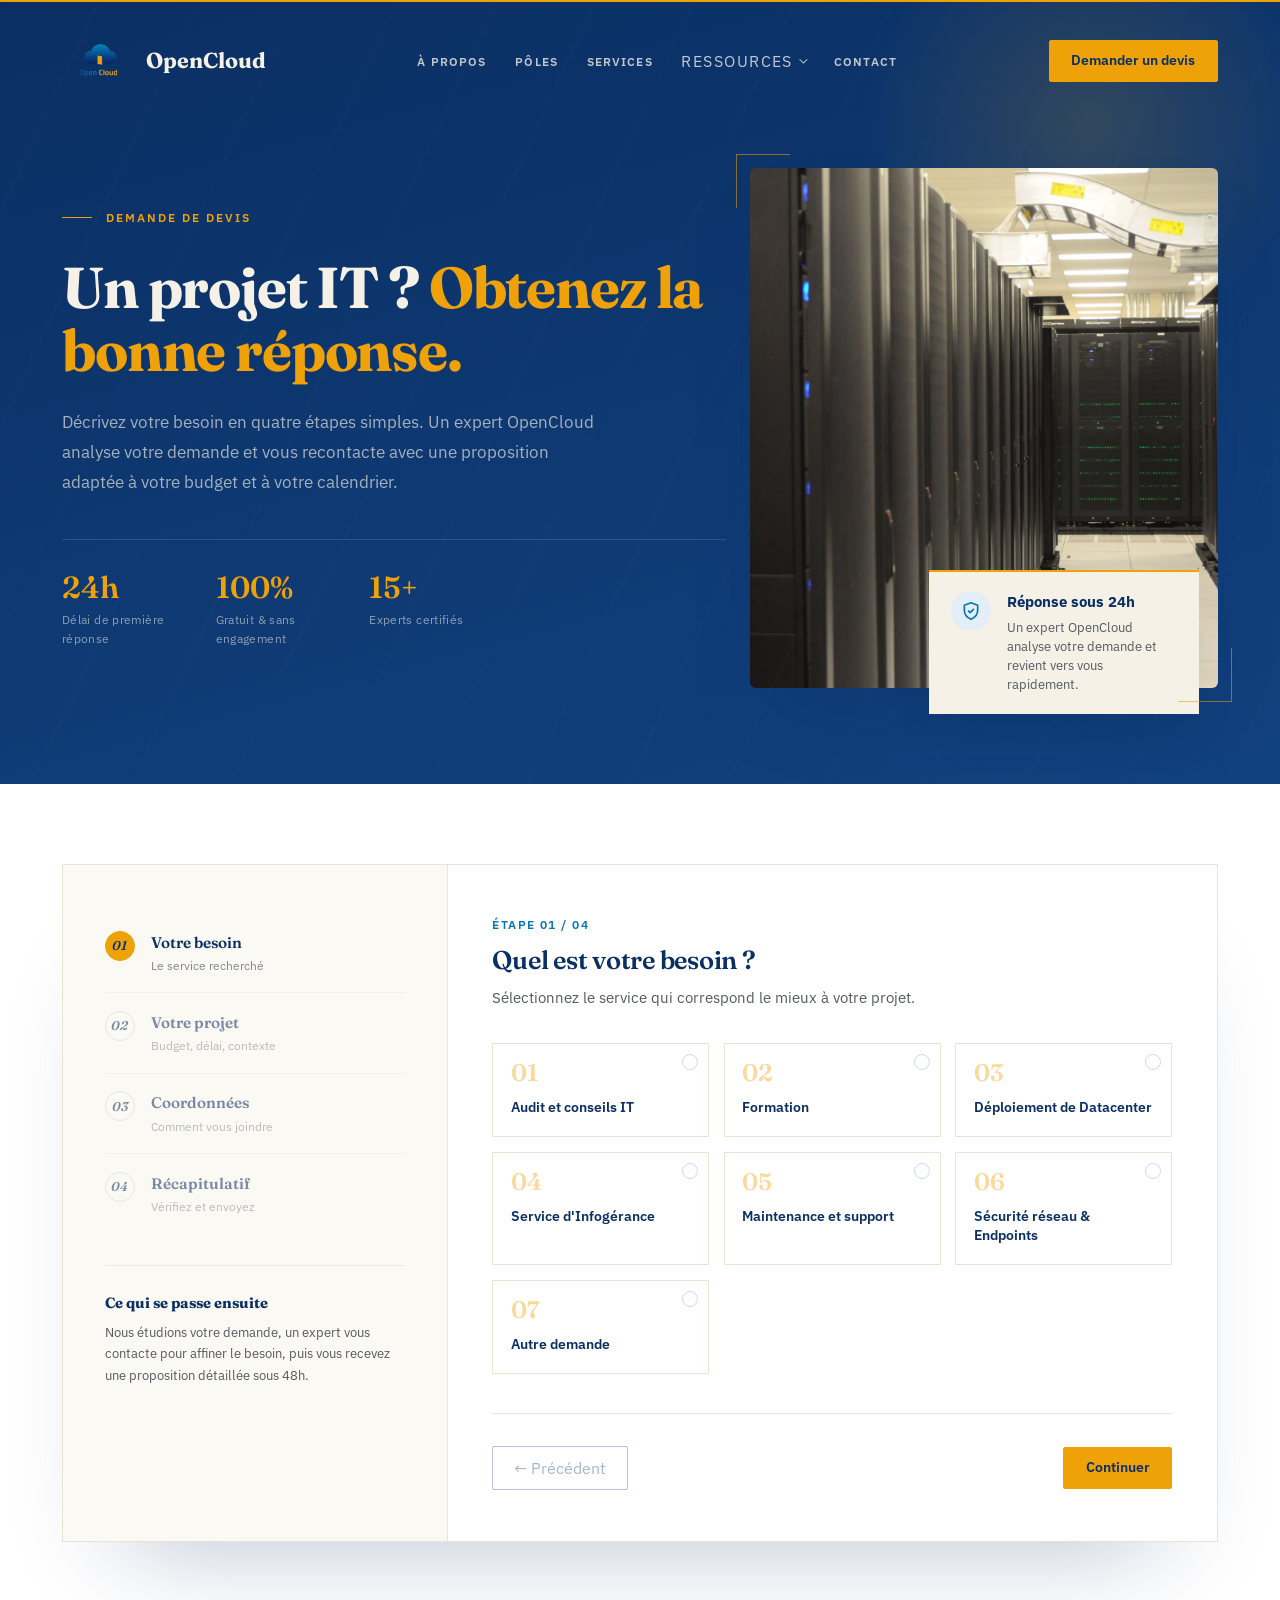
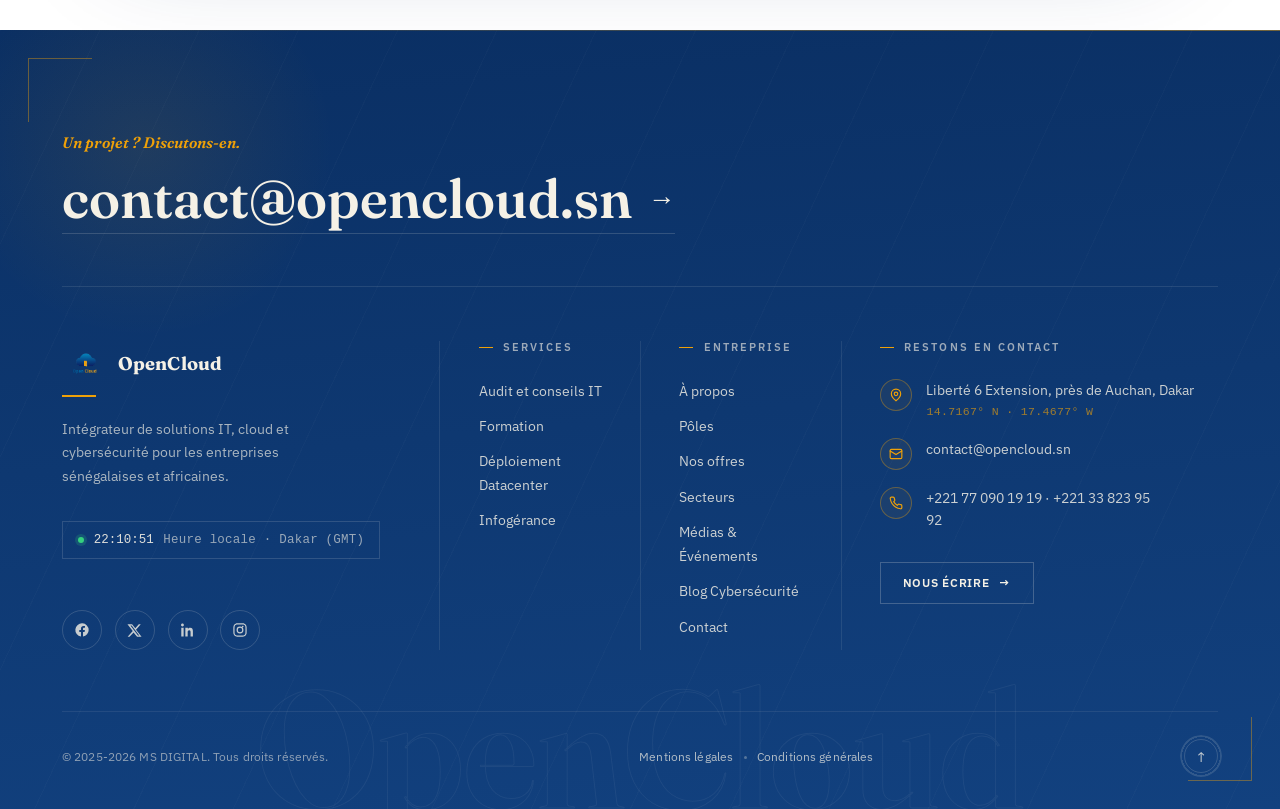
<file: devis.html>
<!doctype html>
<html lang="fr">
<head>
<meta charset="utf-8">
<meta name="viewport" content="width=device-width, initial-scale=1">
<title>Demander un devis — OpenCloud SN</title>
<meta name="description" content="Obtenez un devis personnalisé pour votre projet IT, cloud ou cybersécurité. Décrivez votre besoin en quelques étapes, un expert OpenCloud vous recontacte sous 24h ouvrées.">
<link rel="icon" type="image/png" href="images/logo_open.png">

<link rel="preconnect" href="https://fonts.googleapis.com">
<link rel="preconnect" href="https://fonts.gstatic.com" crossorigin>
<link href="https://fonts.googleapis.com/css2?family=Fraunces:opsz,wght@9..144,500;9..144,600;9..144,700&family=IBM+Plex+Sans:wght@400;500;600;700&display=swap" rel="stylesheet">

<link rel="stylesheet" href="bootstrap.min.css">
<link rel="stylesheet" href="style.css?v=2">
</head>
<body>

<div class="scroll-progress" id="scrollProgress" aria-hidden="true"></div>

<!-- ===================== HEADER ===================== -->
<header class="site-header">
  <div class="container-xl d-flex align-items-center justify-content-between">
    <a href="index.html" class="brand"><img src="images/logo_open.png" alt="OpenCloud SN" class="brand-logo">OpenCloud</a>

    <nav class="d-none d-lg-flex align-items-center">
      <a href="index.html#a-propos" class="nav-link-custom">À propos</a>
      <a href="index.html#business-units" class="nav-link-custom">Pôles</a>
      <a href="index.html#services" class="nav-link-custom">Services</a>
      <div class="nav-dropdown dropdown">
        <button class="nav-link-custom nav-dropdown-toggle" type="button" data-bs-toggle="dropdown" aria-expanded="false">
          Ressources<span class="nav-dropdown-caret" aria-hidden="true"></span>
        </button>
        <ul class="dropdown-menu nav-dropdown-menu">
          <li><a class="dropdown-item" href="medias-evenements.html">Médias &amp; Événements</a></li>
          <li><a class="dropdown-item" href="blog-cybersecurite.html">Blog Cybersécurité</a></li>
        </ul>
      </div>
      <a href="index.html#contact" class="nav-link-custom">Contact</a>
    </nav>

    <div class="d-flex align-items-center gap-3">
      <a href="devis.html" class="btn-gold d-none d-lg-inline-flex">Demander un devis</a>
      <button type="button" class="nav-burger d-lg-none" data-bs-toggle="offcanvas" data-bs-target="#mobileNav" aria-controls="mobileNav" aria-label="Ouvrir le menu">
        <span></span><span></span><span></span>
      </button>
    </div>
  </div>
</header>

<!-- ===================== MENU MOBILE ===================== -->
<div class="offcanvas offcanvas-end mobile-nav" tabindex="-1" id="mobileNav" aria-labelledby="mobileNavLabel">
  <div class="offcanvas-header">
    <a href="index.html" class="brand" style="color:var(--paper);"><img src="images/logo_open.png" alt="OpenCloud SN" class="brand-logo" style="height:38px;">OpenCloud</a>
    <button type="button" class="btn-close btn-close-white" data-bs-dismiss="offcanvas" aria-label="Fermer"></button>
  </div>
  <div class="offcanvas-body">
    <nav class="mobile-nav-links">
      <a href="index.html#a-propos" data-bs-dismiss="offcanvas">À propos</a>
      <a href="index.html#business-units" data-bs-dismiss="offcanvas">Pôles</a>
      <a href="index.html#services" data-bs-dismiss="offcanvas">Services</a>
      <a href="medias-evenements.html" data-bs-dismiss="offcanvas">Médias &amp; Événements</a>
      <a href="blog-cybersecurite.html" data-bs-dismiss="offcanvas">Blog Cybersécurité</a>
      <a href="index.html#contact" data-bs-dismiss="offcanvas">Contact</a>
    </nav>

    <div class="mobile-nav-footer">
      <a href="devis.html" class="btn-gold" data-bs-dismiss="offcanvas">Demander un devis</a>
    </div>
  </div>
</div>

<!-- ===================== HERO ===================== -->
<section class="quote-hero">
  <div class="container-xl quote-hero-inner">
    <div class="row align-items-center gy-5">
      <div class="col-lg-7">
        <div class="quote-hero-kicker"><span class="hero-kicker-line"></span>Demande de devis</div>
        <h1 class="quote-hero-title">Un projet IT&nbsp;? <span class="hl">Obtenez la bonne réponse.</span></h1>
        <p class="quote-hero-sub">Décrivez votre besoin en quatre étapes simples. Un expert OpenCloud analyse votre demande et vous recontacte avec une proposition adaptée à votre budget et à votre calendrier.</p>

        <div class="quote-hero-trust">
          <div class="quote-trust-item">
            <span class="quote-trust-num">24h</span>
            <span class="quote-trust-lbl">Délai de première réponse</span>
          </div>
          <div class="quote-trust-item">
            <span class="quote-trust-num">100%</span>
            <span class="quote-trust-lbl">Gratuit &amp; sans engagement</span>
          </div>
          <div class="quote-trust-item">
            <span class="quote-trust-num">15+</span>
            <span class="quote-trust-lbl">Experts certifiés</span>
          </div>
        </div>
      </div>

      <div class="col-lg-5">
        <div class="about-media">
          <span class="blog-hero-frame blog-hero-frame-tl" aria-hidden="true"></span>
          <span class="blog-hero-frame blog-hero-frame-br" aria-hidden="true"></span>
          <div class="about-media-frame" role="img" aria-label="Allée de baies serveurs dans un datacenter" style="background-image:url('images/bu-datacenter-banner.jpg'), linear-gradient(135deg, var(--ink-soft), var(--ink)); background-position:center;"></div>
          <div class="about-badge">
            <div class="about-badge-icon">
              <svg width="20" height="20" viewBox="0 0 24 24" fill="none" stroke="currentColor" stroke-width="2" stroke-linecap="round" stroke-linejoin="round"><path d="M12 2 4 5v6c0 5 3.5 9 8 11 4.5-2 8-6 8-11V5l-8-3Z"/><path d="m9 12 2 2 4-4"/></svg>
            </div>
            <div>
              <strong>Réponse sous 24h</strong>
              <p>Un expert OpenCloud analyse votre demande et revient vers vous rapidement.</p>
            </div>
          </div>
        </div>
      </div>
    </div>
  </div>
</section>

<!-- ===================== FORMULAIRE EN ÉTAPES ===================== -->
<section class="section quote-form-section" style="background:#fff;">
  <div class="container-xl">
    <div class="quote-shell">
      <div class="row g-0">

        <div class="col-lg-4 quote-sidebar">
          <div class="quote-steps" id="quoteSteps">
            <div class="quote-step is-active" data-step="1">
              <span class="quote-step-num">01</span>
              <div>
                <div class="quote-step-title">Votre besoin</div>
                <div class="quote-step-desc">Le service recherché</div>
              </div>
            </div>
            <div class="quote-step" data-step="2">
              <span class="quote-step-num">02</span>
              <div>
                <div class="quote-step-title">Votre projet</div>
                <div class="quote-step-desc">Budget, délai, contexte</div>
              </div>
            </div>
            <div class="quote-step" data-step="3">
              <span class="quote-step-num">03</span>
              <div>
                <div class="quote-step-title">Coordonnées</div>
                <div class="quote-step-desc">Comment vous joindre</div>
              </div>
            </div>
            <div class="quote-step" data-step="4">
              <span class="quote-step-num">04</span>
              <div>
                <div class="quote-step-title">Récapitulatif</div>
                <div class="quote-step-desc">Vérifiez et envoyez</div>
              </div>
            </div>
          </div>

          <div class="quote-sidebar-note">
            <strong>Ce qui se passe ensuite</strong>
            <p>Nous étudions votre demande, un expert vous contacte pour affiner le besoin, puis vous recevez une proposition détaillée sous 48h.</p>
          </div>
        </div>

        <div class="col-lg-8 quote-panel">
          <form id="quoteForm" novalidate>

            <!-- STEP 1 : BESOIN -->
            <div class="quote-step-panel is-active" data-step-panel="1">
              <div class="quote-panel-head">
                <span class="quote-panel-eyebrow">Étape 01 / 04</span>
                <h2>Quel est votre besoin&nbsp;?</h2>
                <p>Sélectionnez le service qui correspond le mieux à votre projet.</p>
              </div>
              <div class="quote-service-grid" id="quoteServiceGrid">
                <button type="button" class="quote-service-card" data-value="Audit et conseils IT">
                  <span class="quote-service-index">01</span>
                  <span class="quote-service-label">Audit et conseils IT</span>
                </button>
                <button type="button" class="quote-service-card" data-value="Formation">
                  <span class="quote-service-index">02</span>
                  <span class="quote-service-label">Formation</span>
                </button>
                <button type="button" class="quote-service-card" data-value="Déploiement de Datacenter">
                  <span class="quote-service-index">03</span>
                  <span class="quote-service-label">Déploiement de Datacenter</span>
                </button>
                <button type="button" class="quote-service-card" data-value="Service d'Infogérance">
                  <span class="quote-service-index">04</span>
                  <span class="quote-service-label">Service d'Infogérance</span>
                </button>
                <button type="button" class="quote-service-card" data-value="Maintenance et support">
                  <span class="quote-service-index">05</span>
                  <span class="quote-service-label">Maintenance et support</span>
                </button>
                <button type="button" class="quote-service-card" data-value="Sécurité du réseau et des Endpoints">
                  <span class="quote-service-index">06</span>
                  <span class="quote-service-label">Sécurité réseau &amp; Endpoints</span>
                </button>
                <button type="button" class="quote-service-card" data-value="Autre demande">
                  <span class="quote-service-index">07</span>
                  <span class="quote-service-label">Autre demande</span>
                </button>
              </div>
              <p class="quote-step-error" id="quoteStep1Error" hidden>Merci de sélectionner un service avant de continuer.</p>
            </div>

            <!-- STEP 2 : PROJET -->
            <div class="quote-step-panel" data-step-panel="2">
              <div class="quote-panel-head">
                <span class="quote-panel-eyebrow">Étape 02 / 04</span>
                <h2>Parlons de votre projet</h2>
                <p>Ces informations nous aident à préparer une proposition pertinente.</p>
              </div>
              <div class="row g-4">
                <div class="col-md-6">
                  <label class="form-label">Budget estimé</label>
                  <select class="form-select" id="quoteBudget">
                    <option value="">Sélectionnez une fourchette</option>
                    <option>Moins de 2 000 000 FCFA</option>
                    <option>2 000 000 – 10 000 000 FCFA</option>
                    <option>10 000 000 – 30 000 000 FCFA</option>
                    <option>Plus de 30 000 000 FCFA</option>
                    <option>À définir avec un expert</option>
                  </select>
                </div>
                <div class="col-md-6">
                  <label class="form-label">Délai souhaité</label>
                  <select class="form-select" id="quoteTimeline">
                    <option value="">Sélectionnez un délai</option>
                    <option>Urgent (moins d'un mois)</option>
                    <option>1 à 3 mois</option>
                    <option>3 à 6 mois</option>
                    <option>Pas de contrainte de délai</option>
                  </select>
                </div>
                <div class="col-12">
                  <label class="form-label">Décrivez votre projet</label>
                  <textarea class="form-control" id="quoteMessage" rows="4" placeholder="Contexte, objectifs, contraintes techniques…"></textarea>
                </div>
              </div>
            </div>

            <!-- STEP 3 : COORDONNÉES -->
            <div class="quote-step-panel" data-step-panel="3">
              <div class="quote-panel-head">
                <span class="quote-panel-eyebrow">Étape 03 / 04</span>
                <h2>Vos coordonnées</h2>
                <p>Pour vous recontacter avec la proposition la plus adaptée.</p>
              </div>
              <div class="row g-4">
                <div class="col-md-6">
                  <label class="form-label">Nom complet</label>
                  <input type="text" class="form-control" id="quoteName" placeholder="Votre nom" required>
                </div>
                <div class="col-md-6">
                  <label class="form-label">Entreprise</label>
                  <input type="text" class="form-control" id="quoteCompany" placeholder="Nom de votre entreprise">
                </div>
                <div class="col-md-6">
                  <label class="form-label">Email</label>
                  <input type="email" class="form-control" id="quoteEmail" placeholder="vous@entreprise.sn" required>
                </div>
                <div class="col-md-6">
                  <label class="form-label">Téléphone</label>
                  <input type="tel" class="form-control" id="quotePhone" placeholder="+221 77 000 00 00" required>
                </div>
              </div>
              <p class="quote-step-error" id="quoteStep3Error" hidden>Merci de renseigner votre nom, votre email et votre téléphone.</p>
            </div>

            <!-- STEP 4 : RÉCAPITULATIF -->
            <div class="quote-step-panel" data-step-panel="4">
              <div class="quote-panel-head">
                <span class="quote-panel-eyebrow">Étape 04 / 04</span>
                <h2>Vérifiez votre demande</h2>
                <p>Relisez le récapitulatif avant l'envoi.</p>
              </div>
              <div class="quote-summary" id="quoteSummary">
                <div class="quote-summary-row">
                  <span>Service souhaité</span>
                  <strong id="summaryService">—</strong>
                </div>
                <div class="quote-summary-row">
                  <span>Budget estimé</span>
                  <strong id="summaryBudget">—</strong>
                </div>
                <div class="quote-summary-row">
                  <span>Délai souhaité</span>
                  <strong id="summaryTimeline">—</strong>
                </div>
                <div class="quote-summary-row">
                  <span>Contact</span>
                  <strong id="summaryContact">—</strong>
                </div>
              </div>
              <label class="quote-consent">
                <input type="checkbox" id="quoteConsent" required>
                <span>J'accepte d'être contacté par OpenCloud SN au sujet de ma demande.</span>
              </label>
              <p class="quote-step-error" id="quoteStep4Error" hidden>Merci de cocher la case de consentement.</p>
            </div>

            <div class="quote-nav">
              <button type="button" class="btn-outline-ink quote-prev" id="quotePrev" disabled>&larr; Précédent</button>
              <button type="button" class="btn-gold btn-arrow quote-next" id="quoteNext">Continuer</button>
              <button type="submit" class="btn-gold quote-submit" id="quoteSubmit" hidden>Envoyer ma demande</button>
            </div>
          </form>

          <!-- ÉTAT DE SUCCÈS -->
          <div class="quote-success" id="quoteSuccess" hidden>
            <div class="quote-success-icon">
              <svg width="26" height="26" viewBox="0 0 24 24" fill="none" stroke="currentColor" stroke-width="2" stroke-linecap="round" stroke-linejoin="round"><path d="M20 6 9 17l-5-5"/></svg>
            </div>
            <h2>Merci&nbsp;! Votre demande a bien été envoyée.</h2>
            <p>Notre équipe basée à Dakar analyse votre besoin et vous recontacte sous 24h ouvrées avec une proposition personnalisée.</p>
            <a href="index.html" class="btn-outline-ink">Retour à l'accueil</a>
          </div>
        </div>

      </div>
    </div>
  </div>
</section>

<!-- ===================== FOOTER ===================== -->
<footer>
  <span class="hero-frame hero-frame-tl" aria-hidden="true"></span>
  <span class="hero-frame hero-frame-br" aria-hidden="true"></span>
  <span class="footer-spotlight" aria-hidden="true"></span>
  <span class="footer-watermark" aria-hidden="true">OpenCloud</span>

  <div class="container-xl">
    <div class="footer-lead">
      <p class="footer-lead-eyebrow">Un projet&nbsp;? Discutons-en.</p>
      <a href="mailto:contact@opencloud.sn" class="footer-lead-email">
        contact@opencloud.sn
        <span class="footer-lead-arrow" aria-hidden="true">→</span>
      </a>
    </div>

    <div class="row g-5">
      <div class="col-lg-4 footer-col">
        <div class="brand mb-2" style="color:var(--paper);">
          <img src="images/logo_open.png" alt="OpenCloud SN" class="brand-logo brand-logo-lg">OpenCloud
        </div>
        <span class="footer-brand-rule"></span>
        <p class="footer-tagline">Intégrateur de solutions IT, cloud et cybersécurité pour les entreprises sénégalaises et africaines.</p>

        <div class="footer-clock">
          <span class="footer-clock-dot" aria-hidden="true"></span>
          <span id="footerClockTime">--:--:--</span>
          <span class="footer-clock-tz">Heure locale · Dakar (GMT)</span>
        </div>

        <div class="social-links">
          <a href="#" aria-label="Facebook" class="icon-facebook"><svg viewBox="0 0 24 24" fill="currentColor"><path d="M22 12a10 10 0 1 0-11.56 9.88v-6.99H7.9V12h2.54V9.8c0-2.5 1.49-3.89 3.77-3.89 1.09 0 2.23.2 2.23.2v2.45h-1.26c-1.24 0-1.63.77-1.63 1.56V12h2.78l-.44 2.89h-2.34v6.99A10 10 0 0 0 22 12z"/></svg></a>
          <a href="#" aria-label="X" class="icon-x"><svg viewBox="0 0 24 24" fill="currentColor"><path d="M18.9 2H22l-7.6 8.7L23.3 22h-7.2l-5.6-6.9L4 22H1l8.2-9.4L.7 2h7.4l5.1 6.3L18.9 2zm-1.3 18h2L7.5 4H5.4l12.2 16z"/></svg></a>
          <a href="#" aria-label="LinkedIn" class="icon-linkedin"><svg viewBox="0 0 24 24" fill="currentColor"><path d="M4.98 3.5C4.98 4.88 3.87 6 2.5 6S0 4.88 0 3.5 1.12 1 2.5 1s2.48 1.12 2.48 2.5zM.5 8h4V23h-4V8zm7.5 0h3.8v2.05h.05c.53-1 1.83-2.05 3.77-2.05 4.03 0 4.78 2.65 4.78 6.1V23h-4v-6.9c0-1.65-.03-3.77-2.3-3.77-2.3 0-2.65 1.8-2.65 3.65V23h-4V8z"/></svg></a>
          <a href="#" aria-label="Instagram" class="icon-instagram"><svg viewBox="0 0 24 24" fill="currentColor"><path d="M12 2c-2.7 0-3.05.01-4.12.06-1.06.05-1.79.22-2.43.47-.66.26-1.22.6-1.77 1.16-.56.55-.9 1.11-1.16 1.77-.25.64-.42 1.37-.47 2.43C2 8.95 2 9.3 2 12s.01 3.05.06 4.12c.05 1.06.22 1.79.47 2.43.26.66.6 1.22 1.16 1.77.55.56 1.11.9 1.77 1.16.64.25 1.37.42 2.43.47C8.95 22 9.3 22 12 22s3.05-.01 4.12-.06c1.06-.05 1.79-.22 2.43-.47.66-.26 1.22-.6 1.77-1.16.56-.55.9-1.11 1.16-1.77.25-.64.42-1.37.47-2.43.05-1.07.06-1.42.06-4.12s-.01-3.05-.06-4.12c-.05-1.06-.22-1.79-.47-2.43-.26-.66-.6-1.22-1.16-1.77-.55-.56-1.11-.9-1.77-1.16-.64-.25-1.37-.42-2.43-.47C15.05 2.01 14.7 2 12 2zm0 1.8c2.67 0 2.99.01 4.04.06.97.04 1.5.21 1.85.35.47.18.8.4 1.15.75.35.35.57.68.75 1.15.14.35.31.88.35 1.85.05 1.05.06 1.37.06 4.04s-.01 2.99-.06 4.04c-.04.97-.21 1.5-.35 1.85-.18.47-.4.8-.75 1.15-.35.35-.68.57-1.15.75-.35.14-.88.31-1.85.35-1.05.05-1.37.06-4.04.06s-2.99-.01-4.04-.06c-.97-.04-1.5-.21-1.85-.35-.47-.18-.8-.4-1.15-.75-.35-.35-.57-.68-.75-1.15-.14-.35-.31-.88-.35-1.85C3.81 14.99 3.8 14.67 3.8 12s.01-2.99.06-4.04c.04-.97.21-1.5.35-1.85.18-.47.4-.8.75-1.15.35-.35.68-.57 1.15-.75.35-.14.88-.31 1.85-.35C9.01 3.81 9.33 3.8 12 3.8zm0 3.05A5.15 5.15 0 1 0 17.15 12 5.15 5.15 0 0 0 12 6.85zm0 8.5A3.35 3.35 0 1 1 15.35 12 3.35 3.35 0 0 1 12 15.35zm5.35-8.7a1.2 1.2 0 1 1-1.2-1.2 1.2 1.2 0 0 1 1.2 1.2z"/></svg></a>
        </div>
      </div>
      <div class="col-6 col-lg-2 footer-col">
        <h5>Services</h5>
        <p><a href="index.html#services">Audit et conseils IT</a></p>
        <p><a href="index.html#services">Formation</a></p>
        <p><a href="index.html#services">Déploiement Datacenter</a></p>
        <p><a href="index.html#services">Infogérance</a></p>
      </div>
      <div class="col-6 col-lg-2 footer-col">
        <h5>Entreprise</h5>
        <p><a href="index.html#a-propos">À propos</a></p>
        <p><a href="index.html#business-units">Pôles</a></p>
        <p><a href="index.html#offres">Nos offres</a></p>
        <p><a href="index.html#secteurs">Secteurs</a></p>
        <p><a href="medias-evenements.html">Médias &amp; Événements</a></p>
        <p><a href="blog-cybersecurite.html">Blog Cybersécurité</a></p>
        <p><a href="index.html#contact">Contact</a></p>
      </div>
      <div class="col-lg-4 footer-col">
        <h5>Restons en contact</h5>
        <div class="footer-contact-list">
          <div class="footer-contact-item">
            <span class="footer-contact-icon" aria-hidden="true"><svg width="14" height="14" viewBox="0 0 24 24" fill="none" stroke="currentColor" stroke-width="2" stroke-linecap="round" stroke-linejoin="round"><path d="M20 10c0 6-8 12-8 12s-8-6-8-12a8 8 0 0 1 16 0Z"/><circle cx="12" cy="10" r="3"/></svg></span>
            <span>Liberté 6 Extension, près de Auchan, Dakar<span class="footer-coords">14.7167° N · 17.4677° W</span></span>
          </div>
          <div class="footer-contact-item footer-copy" data-copy="contact@opencloud.sn" tabindex="0" role="button">
            <span class="footer-contact-icon" aria-hidden="true"><svg width="14" height="14" viewBox="0 0 24 24" fill="none" stroke="currentColor" stroke-width="2" stroke-linecap="round" stroke-linejoin="round"><rect x="2" y="4" width="20" height="16" rx="2"/><path d="m22 7-10 6L2 7"/></svg></span>
            <span>contact@opencloud.sn</span>
            <span class="footer-copy-hint" aria-hidden="true">Copier</span>
          </div>
          <div class="footer-contact-item footer-copy" data-copy="+221 77 090 19 19" tabindex="0" role="button">
            <span class="footer-contact-icon" aria-hidden="true"><svg width="14" height="14" viewBox="0 0 24 24" fill="none" stroke="currentColor" stroke-width="2" stroke-linecap="round" stroke-linejoin="round"><path d="M22 16.92v3a2 2 0 0 1-2.18 2 19.79 19.79 0 0 1-8.63-3.07 19.5 19.5 0 0 1-6-6 19.79 19.79 0 0 1-3.07-8.67A2 2 0 0 1 4.11 2h3a2 2 0 0 1 2 1.72c.127.96.362 1.903.7 2.81a2 2 0 0 1-.45 2.11L8.09 9.91a16 16 0 0 0 6 6l1.27-1.27a2 2 0 0 1 2.11-.45c.907.338 1.85.573 2.81.7A2 2 0 0 1 22 16.92Z"/></svg></span>
            <span>+221 77 090 19 19 · +221 33 823 95 92</span>
            <span class="footer-copy-hint" aria-hidden="true">Copier</span>
          </div>
        </div>
        <a href="index.html#contact" class="footer-cta">Nous écrire<span aria-hidden="true">→</span></a>
      </div>
    </div>
    <div class="footer-bottom d-flex flex-wrap align-items-center justify-content-between gap-2">
      <span>© 2025-2026 MS DIGITAL. Tous droits réservés.</span>
      <span class="footer-legal"><a href="#">Mentions légales</a><span class="footer-dot"></span><a href="#">Conditions générales</a></span>
      <a href="#" class="footer-top" aria-label="Retour en haut de page">
        <span aria-hidden="true">↑</span>
      </a>
    </div>
  </div>
</footer>

<script src="bootstrap.bundle.min.js"></script>
<script src="footer.js"></script>
<script>
  var siteHeader = document.querySelector('.site-header');
  var toggleHeader = function () {
    siteHeader.classList.toggle('is-scrolled', window.scrollY > 40);
  };
  toggleHeader();
  window.addEventListener('scroll', toggleHeader, { passive: true });

  var scrollProgressEl = document.getElementById('scrollProgress');
  if (scrollProgressEl) {
    var updateScrollProgress = function () {
      var scrollTop = window.scrollY;
      var docHeight = document.documentElement.scrollHeight - window.innerHeight;
      var pct = docHeight > 0 ? (scrollTop / docHeight) * 100 : 0;
      scrollProgressEl.style.width = pct + '%';
    };
    updateScrollProgress();
    window.addEventListener('scroll', updateScrollProgress, { passive: true });
    window.addEventListener('resize', updateScrollProgress);
  }

  (function () {
    var TOTAL_STEPS = 4;
    var current = 1;

    var stepPanels = document.querySelectorAll('.quote-step-panel');
    var stepItems = document.querySelectorAll('.quote-step');
    var prevBtn = document.getElementById('quotePrev');
    var nextBtn = document.getElementById('quoteNext');
    var submitBtn = document.getElementById('quoteSubmit');
    var quoteForm = document.getElementById('quoteForm');
    var quotePanel = document.querySelector('.quote-panel');

    var serviceGrid = document.getElementById('quoteServiceGrid');
    var serviceCards = document.querySelectorAll('.quote-service-card');
    var selectedService = '';

    var step1Error = document.getElementById('quoteStep1Error');
    var step3Error = document.getElementById('quoteStep3Error');
    var step4Error = document.getElementById('quoteStep4Error');

    function showStep(n, scroll) {
      current = n;
      stepPanels.forEach(function (panel) {
        panel.classList.toggle('is-active', parseInt(panel.dataset.stepPanel, 10) === n);
      });
      stepItems.forEach(function (item) {
        var sn = parseInt(item.dataset.step, 10);
        item.classList.toggle('is-active', sn === n);
        item.classList.toggle('is-done', sn < n);
      });
      prevBtn.disabled = n === 1;
      nextBtn.hidden = n === TOTAL_STEPS;
      submitBtn.hidden = n !== TOTAL_STEPS;
      if (n === TOTAL_STEPS) fillSummary();
      if (scroll && quotePanel) quotePanel.scrollIntoView({ behavior: 'smooth', block: 'start' });
    }

    function validateStep(n) {
      if (n === 1) {
        var ok1 = !!selectedService;
        step1Error.hidden = ok1;
        return ok1;
      }
      if (n === 3) {
        var name = document.getElementById('quoteName').value.trim();
        var email = document.getElementById('quoteEmail').value.trim();
        var phone = document.getElementById('quotePhone').value.trim();
        var ok3 = !!(name && email && phone);
        step3Error.hidden = ok3;
        return ok3;
      }
      return true;
    }

    serviceCards.forEach(function (card) {
      card.addEventListener('click', function () {
        serviceCards.forEach(function (c) { c.classList.remove('is-selected'); });
        card.classList.add('is-selected');
        selectedService = card.dataset.value;
        step1Error.hidden = true;
      });
    });

    nextBtn.addEventListener('click', function () {
      if (!validateStep(current)) return;
      if (current < TOTAL_STEPS) showStep(current + 1, true);
    });

    prevBtn.addEventListener('click', function () {
      if (current > 1) showStep(current - 1, true);
    });

    stepItems.forEach(function (item) {
      item.addEventListener('click', function () {
        var n = parseInt(item.dataset.step, 10);
        if (n < current) showStep(n, true);
      });
    });

    function fillSummary() {
      document.getElementById('summaryService').textContent = selectedService || '—';
      document.getElementById('summaryBudget').textContent = document.getElementById('quoteBudget').value || '—';
      document.getElementById('summaryTimeline').textContent = document.getElementById('quoteTimeline').value || '—';
      var name = document.getElementById('quoteName').value.trim();
      var email = document.getElementById('quoteEmail').value.trim();
      var phone = document.getElementById('quotePhone').value.trim();
      var contact = [name, email, phone].filter(function (v) { return v; }).join(' · ');
      document.getElementById('summaryContact').textContent = contact || '—';
    }

    quoteForm.addEventListener('submit', function (e) {
      e.preventDefault();
      if (!validateStep(1)) { showStep(1, true); return; }
      if (!validateStep(3)) { showStep(3, true); return; }
      var consent = document.getElementById('quoteConsent').checked;
      step4Error.hidden = consent;
      if (!consent) return;

      quoteForm.hidden = true;
      document.getElementById('quoteSuccess').hidden = false;
    });

    showStep(1);
  })();
</script>
</body>
</html>
</file>
<file: style.css>
/* ==========================================================================
   OpenCloud SN — feuille de style personnalisée
   Palette alignée sur la charte du logo : bleu nuit, or ambré, bleu ciel
   ========================================================================== */

:root{
  --ink:        #0A2F63;
  --ink-soft:   #12417F;
  --ink-line:   #2E5590;
  --paper:      #F5F1E6;
  --paper-dim:  #EAE4D4;
  --charcoal:   #23262B;
  --gold:       #EFA108;
  --gold-dark:  #B97D00;
  --teal:       #0577B1;
  --teal-soft:  #E3EEF7;
  --serif: "Fraunces", Georgia, "Times New Roman", serif;
  --sans:  "IBM Plex Sans", -apple-system, Segoe UI, Roboto, sans-serif;
  --mono:  "IBM Plex Mono", "SFMono-Regular", Consolas, monospace;
}

*{ box-sizing: border-box; }

html{ scroll-behavior: smooth; scroll-padding-top: 112px; max-width: 100%; overflow-x: hidden; overflow-x: clip; }

body{
  font-family: var(--sans);
  color: var(--charcoal);
  background: #fff;
  -webkit-font-smoothing: antialiased;
  max-width: 100%;
  overflow-x: hidden;
  overflow-x: clip;
}

::selection{ background: var(--gold); color: var(--ink); }

h1,h2,h3,h4{
  font-family: var(--serif);
  font-weight: 600;
  letter-spacing: -0.01em;
  color: var(--ink);
  margin: 0;
}

p{ line-height: 1.65; }

a{ color: inherit; text-decoration: none; }

.container-xl{ max-width: 1180px; }

/* ---------- Header ---------- */
.site-header::before{
  content: "";
  position: absolute;
  top: 0; left: 0; right: 0;
  height: 2px;
  background: var(--gold);
  z-index: 2;
}
.site-header{
  position: fixed; top: 0; left: 0; right: 0; z-index: 1000;
  --hdr-fg: var(--paper);
  --hdr-fg-dim: rgba(245,241,230,.78);
  background: transparent;
  border-bottom: 1px solid transparent;
  backdrop-filter: none;
  transition: background .35s ease, border-color .35s ease, backdrop-filter .35s ease;
}
.site-header.is-scrolled,
.site-header.site-header-solid{
  --hdr-fg: var(--ink);
  --hdr-fg-dim: var(--charcoal);
  background: rgba(255,255,255,0.94);
  backdrop-filter: blur(8px);
  border-bottom-color: rgba(10,47,99,.1);
}
.site-header .container-xl{
  padding-top: 1.5rem;
  padding-bottom: 1.5rem;
  transition: padding .35s ease;
}
.site-header.is-scrolled .container-xl{
  padding-top: .85rem;
  padding-bottom: .85rem;
}
.brand{
  font-family: var(--serif);
  font-size: 1.35rem;
  font-weight: 700;
  color: var(--hdr-fg);
  display: flex; align-items: center; gap: .6rem;
  transition: color .35s ease;
}
.brand-logo{
  height: 74px;
  width: auto;
  display: block;
  transition: height .35s ease;
}
.site-header.is-scrolled .brand-logo{ height: 54px; }
.brand-logo-lg{
  height: 46px;
}
.nav-link-custom{
  position: relative;
  font-size: .78rem;
  font-weight: 600;
  text-transform: uppercase;
  letter-spacing: .09em;
  color: var(--hdr-fg-dim);
  padding: .4rem .9rem;
  transition: color .2s ease;
}
.nav-link-custom::after{
  content: "";
  position: absolute;
  left: .9rem; right: .9rem; bottom: .1rem;
  height: 1px;
  background: var(--gold);
  transform: scaleX(0);
  transform-origin: left;
  transition: transform .25s ease;
}
.nav-link-custom:hover{ color: var(--hdr-fg); }
.nav-link-custom:hover::after{ transform: scaleX(1); }

.nav-dropdown{ position: relative; }
.nav-dropdown-toggle{
  background: none;
  border: 0;
  font: inherit;
  display: inline-flex;
  align-items: center;
  gap: .4rem;
  cursor: pointer;
}
.nav-dropdown-caret{
  width: 6px; height: 6px;
  border-right: 1px solid currentColor;
  border-bottom: 1px solid currentColor;
  transform: rotate(45deg) translateY(-2px);
  transition: transform .2s ease;
  flex: none;
}
.nav-dropdown-toggle[aria-expanded="true"] .nav-dropdown-caret{ transform: rotate(-135deg) translateY(1px); }

.nav-dropdown-menu{
  border-radius: 0;
  border: 1px solid var(--paper-dim);
  box-shadow: 0 24px 48px -26px rgba(10,47,99,.4);
  padding: .4rem 0;
  margin-top: .9rem !important;
}
.nav-dropdown-menu .dropdown-item{
  font-size: .85rem;
  padding: .65rem 1.3rem;
  color: var(--charcoal);
  transition: background .15s ease, color .15s ease;
}
.nav-dropdown-menu .dropdown-item:hover,
.nav-dropdown-menu .dropdown-item:focus{
  background: var(--teal-soft);
  color: var(--teal);
}

/* ---------- Mobile burger ---------- */
.nav-burger{
  width: 40px; height: 40px;
  display: flex;
  flex-direction: column;
  align-items: center;
  justify-content: center;
  gap: 5px;
  background: none;
  border: none;
  flex: none;
  cursor: pointer;
}
.nav-burger span{
  display: block;
  width: 21px; height: 1.5px;
  background: var(--hdr-fg);
  transition: background .3s ease;
}

/* ---------- Mobile off-canvas menu ---------- */
.mobile-nav{ width: min(360px, 88vw); background: var(--ink); color: var(--paper); }
.mobile-nav .offcanvas-header{
  border-bottom: 1px solid rgba(245,241,230,.1);
  padding: 1.3rem 1.4rem;
}
.mobile-nav .offcanvas-body{
  padding: 1.5rem 1.4rem 2rem;
  display: flex;
  flex-direction: column;
  justify-content: space-between;
}
.mobile-nav-links{ display: flex; flex-direction: column; }
.mobile-nav-links > a{
  display: block;
  width: 100%;
  padding: 1rem 0;
  border-bottom: 1px solid rgba(245,241,230,.08);
  font-family: var(--sans);
  font-size: .95rem;
  font-weight: 600;
  color: var(--paper);
  transition: color .2s ease;
}
.mobile-nav-links > a:hover{ color: var(--gold); }
.mobile-nav-footer{ margin-top: 2rem; display: flex; flex-direction: column; gap: 1rem; }
.mobile-nav-footer .btn-gold{ justify-content: center; }

.btn-gold{
  position: relative;
  overflow: hidden;
  background: var(--gold);
  border: 1px solid var(--gold);
  color: var(--ink);
  font-family: inherit;
  font-weight: 600;
  font-size: .88rem;
  padding: .6rem 1.35rem;
  border-radius: 2px;
  cursor: pointer;
  transition: background .15s ease, transform .15s ease;
}
.btn-gold:hover{ background: var(--gold-dark); color: var(--ink); transform: translateY(-1px); }
.btn-gold::after{
  content: "";
  position: absolute;
  top: 0; left: -60%;
  width: 40%; height: 100%;
  background: linear-gradient(115deg, transparent, rgba(255,255,255,.55), transparent);
  transform: skewX(-20deg);
  transition: left .55s ease;
  pointer-events: none;
}
.btn-gold:hover::after{ left: 120%; }

.btn-outline-ink{
  border: 1px solid var(--ink-line);
  color: var(--ink);
  padding: .58rem 1.3rem;
  border-radius: 2px;
  background: transparent;
}
.btn-outline-ink:hover{ border-color: var(--ink); color: var(--ink); background: rgba(10,47,99,.04); }

.btn-outline-paper{
  border: 1px solid rgba(245,241,230,.35);
  color: var(--paper);
  padding: .58rem 1.3rem;
  border-radius: 2px;
  background: rgba(245,241,230,.04);
  backdrop-filter: blur(6px);
  transition: border-color .2s ease, background .2s ease;
}
.btn-outline-paper:hover{ border-color: var(--paper); background: rgba(245,241,230,.1); color: var(--paper); }

.btn-arrow{ display: inline-flex; align-items: center; gap: .55rem; }
.btn-arrow::after{ content: "\2192"; transition: transform .25s ease; }
.btn-arrow:hover::after{ transform: translateX(4px); }

/* ---------- Cadre d'angle décoratif (réutilisé sur plusieurs sections sombres) ---------- */
.hero-frame{
  position: absolute;
  z-index: 2;
  width: 64px; height: 64px;
  border-color: rgba(239,161,8,.55);
  border-style: solid;
  pointer-events: none;
}
.hero-frame-tl{ top: 28px; left: 28px; border-width: 1px 0 0 1px; }
.hero-frame-br{ bottom: 28px; right: 28px; border-width: 0 1px 1px 0; }

/* ---------- Hero (texte à gauche, photo à droite, fond blanc) ---------- */
.hero-split{
  display: flex;
  flex-wrap: wrap;
  align-items: center;
  background: #fff;
}
.hero-split-text{
  position: relative;
  flex: 1 1 480px;
  display: flex;
  align-items: center;
  padding: 9.5rem 3.5rem 5.5rem;
  overflow: hidden;
}
.hero-split-text::before{
  content: "";
  position: absolute;
  inset: 0;
  z-index: 0;
  background-image: radial-gradient(rgba(10,47,99,.1) 1px, transparent 1px);
  background-size: 24px 24px;
  mask-image: radial-gradient(ellipse 65% 60% at 22% 35%, #000 30%, transparent 78%);
  pointer-events: none;
}
.hero-split-text .hero-text-block{ position: relative; z-index: 1; max-width: 560px; }
.hero-masthead{ display: flex; align-items: center; gap: .7rem; }
.hero-eyebrow-dot{
  width: 7px; height: 7px;
  border-radius: 50%;
  background: var(--gold);
  flex: none;
}
.hero-masthead-label{
  display: inline-block;
  font-family: var(--serif);
  font-style: italic;
  font-weight: 600;
  font-size: .85rem;
  letter-spacing: .1em;
  text-transform: uppercase;
  color: var(--teal);
}
.hero-split h1{
  color: var(--ink);
  font-size: clamp(1.9rem, 2.7vw, 2.6rem);
  line-height: 1.18;
  letter-spacing: -0.02em;
  font-weight: 700;
}
.hero-split h1 .hl{ position: relative; color: var(--teal); white-space: nowrap; }
.hero-split h1 .hl::after{
  content: "";
  position: absolute;
  left: 0; right: 0; bottom: -.05em;
  height: 3px;
  border-radius: 2px;
  background: var(--gold);
}
.hero-split .lead-copy{
  font-family: var(--sans);
  font-style: normal;
  font-weight: 400;
  color: #55595f;
  font-size: 1.08rem;
  line-height: 1.65;
  max-width: 52ch;
}

.hero-masthead, .hero-split h1, .hero-split .lead-copy, .hero-cta-row{
  opacity: 0;
  animation: hero-fade-up .8s ease forwards;
}
.hero-split h1{ animation-delay: .1s; }
.hero-split .lead-copy{ animation-delay: .22s; }
.hero-cta-row{ animation-delay: .34s; }
@keyframes hero-fade-up{
  from{ opacity: 0; transform: translateY(18px); }
  to{ opacity: 1; transform: translateY(0); }
}
@media (prefers-reduced-motion: reduce){
  .hero-masthead, .hero-split h1, .hero-split .lead-copy, .hero-cta-row{
    opacity: 1; animation: none;
  }
}

.btn-pill{ border-radius: 100px !important; }
.hero-split .btn-outline-ink{ border-color: var(--teal); color: var(--teal); }
.hero-split .btn-outline-ink:hover{ border-color: var(--teal); color: var(--teal); background: var(--teal-soft); }

.hero-split-media{
  flex: 1 1 480px;
  padding: 9.5rem 1rem 3rem 3.5rem;
  perspective: 1400px;
}
.hero-split-photo-wrap{
  position: relative;
  max-width: 560px;
  margin-right: auto;
  transition: transform .35s ease;
  transform-style: preserve-3d;
  will-change: transform;
}
.hero-split-photo-wrap::before{
  content: "";
  position: absolute;
  inset: 0;
  z-index: 0;
  transform: translate(16px, 16px);
  border: 1.5px solid rgba(239,161,8,.5);
  border-radius: 22px;
  box-shadow: 0 0 0 8px #fff, 0 0 0 9px rgba(239,161,8,.22);
  pointer-events: none;
}

/* Variante détourage (fond transparent) : pas de carte, la silhouette flotte sur un halo */
.hero-split-photo-wrap-cutout{
  display: flex;
  align-items: flex-end;
  justify-content: center;
  min-height: 460px;
}
.hero-split-photo-wrap-cutout::before{ content: none; }
.hero-split-backdrop{
  position: absolute;
  z-index: 0;
  top: 4%;
  left: 50%;
  transform: translateX(-50%);
  width: 340px; height: 340px;
  border-radius: 50%;
  background: radial-gradient(circle, rgba(5,119,177,.16), rgba(239,161,8,.12) 65%, transparent 76%);
}
.hero-split-backdrop::before{
  content: "";
  position: absolute;
  inset: -22px;
  border-radius: 50%;
  border: 1px dashed rgba(239,161,8,.35);
}
.hero-split-photo-cutout{
  position: relative;
  z-index: 1;
  display: block;
  max-height: 68vh;
  width: auto;
  margin: 0 auto;
  filter: drop-shadow(0 26px 34px rgba(10,47,99,.3));
}
.hero-split-photo{
  position: relative;
  z-index: 1;
  aspect-ratio: 4 / 4.6;
  border-radius: 22px;
  background-size: cover;
  background-position: center 22%;
  box-shadow: 0 40px 70px -30px rgba(10,47,99,.35);
  animation: hero-kenburns 26s ease-in-out infinite alternate;
}
.hero-split-photo::before{
  content: "";
  position: absolute;
  inset: 0;
  border-radius: 22px;
  background: linear-gradient(195deg, rgba(10,47,99,.16) 0%, transparent 32%, transparent 68%, rgba(10,47,99,.28) 100%);
  pointer-events: none;
}
.hero-split-photo::after{
  content: "";
  position: absolute;
  inset: 0;
  border-radius: 22px;
  border: 1px solid rgba(245,241,230,.55);
  pointer-events: none;
}
@keyframes hero-kenburns{
  from{ transform: scale(1); }
  to{ transform: scale(1.06); }
}
@media (prefers-reduced-motion: reduce){
  .hero-split-photo{ animation: none; }
}
.hero-split-badge-icon{
  position: absolute;
  z-index: 2;
  top: -14px; left: -14px;
  width: 44px; height: 44px;
  border-radius: 12px;
  background: var(--ink);
  border: 1px solid rgba(239,161,8,.55);
  color: var(--gold);
  display: flex;
  align-items: center;
  justify-content: center;
  box-shadow: 0 14px 26px -12px rgba(10,47,99,.5);
}
.hero-split-stat{
  position: absolute;
  z-index: 2;
  background: var(--ink);
  color: var(--paper);
  padding: 1.1rem 1.4rem;
  border-radius: 8px;
  border-top: 2px solid var(--gold);
  box-shadow: 0 20px 40px -18px rgba(10,47,99,.5);
}
.hero-split-stat-tr{ top: 12%; right: -1.6rem; }
.hero-split-stat-bl{ bottom: 10%; left: -1.8rem; }
.hls-num{
  font-family: var(--serif);
  font-weight: 700;
  font-size: 1.5rem;
  color: var(--gold);
  line-height: 1;
}
.hls-lbl{
  font-size: .74rem;
  color: rgba(245,241,230,.75);
  margin-top: .3rem;
  white-space: nowrap;
}
.hero-split-photo-tab{
  position: absolute;
  z-index: 2;
  top: 50%;
  left: 0;
  transform: translate(-50%, -50%);
  writing-mode: vertical-rl;
  background: var(--ink);
  color: var(--gold);
  font-family: var(--serif);
  font-style: italic;
  font-weight: 600;
  font-size: .76rem;
  letter-spacing: .1em;
  padding: 1.1rem .55rem;
  border-radius: 6px;
  box-shadow: 0 14px 28px -14px rgba(10,47,99,.4);
}

@media (max-width: 991px){
  .hero-split-text{ padding: 3.5rem 1.5rem; order: 2; }
  .hero-split-media{ flex-basis: 100%; padding: 8.5rem 1.5rem 1rem; order: 1; }
  .hero-split-photo-wrap{ margin: 0 auto; }
  .hero-split-stat{ padding: .8rem 1.1rem; }
  .hero-split-stat-tr{ right: -.6rem; }
  .hero-split-stat-bl{ left: -.6rem; }
  .hero-split-photo-tab{ display: none; }
}

/* ---------- Section rhythm ---------- */
.section{ padding: 5.5rem 0; }
.section-tight{ padding: 4rem 0; }
.section-label{
  font-size: .82rem;
  color: var(--teal);
  font-weight: 600;
  margin-bottom: .6rem;
}
.section-title{
  font-size: clamp(1.7rem, 2.6vw, 2.3rem);
  max-width: 20ch;
}
.section-sub{
  color: #55595f;
  max-width: 54ch;
  font-size: 1.02rem;
}

/* ---------- Services ---------- */
.svc-explorer{ margin-top: .5rem; }
.svc-tab-list{
  display: flex;
  flex-direction: column;
  border-left: 1px solid rgba(10,47,99,.12);
}
.svc-tab{
  position: relative;
  display: flex;
  align-items: center;
  gap: 1rem;
  text-align: left;
  background: none;
  border: none;
  margin-left: -1px;
  padding: 1rem 1.3rem;
  border-left: 2px solid transparent;
  cursor: pointer;
  transition: border-color .3s ease, background .3s ease;
}
.svc-tab::before{
  content: "";
  position: absolute;
  left: -5px; top: 50%;
  width: 7px; height: 7px;
  background: #fff;
  border: 1.5px solid rgba(10,47,99,.2);
  transform: translateY(-50%) rotate(45deg);
  transition: border-color .3s ease, background .3s ease;
  z-index: 1;
}
.svc-tab:hover::before,
.svc-tab.is-active::before{ border-color: var(--gold); background: var(--gold); }
.svc-tab:hover{ background: #FBF9F3; }
.svc-tab.is-active{ border-left-color: var(--gold); background: #FBF9F3; }
.svc-tab-icon{
  flex: none;
  width: 34px; height: 34px;
  border-radius: 8px;
  background: var(--teal-soft);
  color: var(--teal);
  display: flex;
  align-items: center;
  justify-content: center;
  transition: background .3s ease, color .3s ease, box-shadow .3s ease;
}
.svc-tab:hover .svc-tab-icon,
.svc-tab.is-active .svc-tab-icon{
  background: var(--ink);
  color: var(--gold);
  box-shadow: 0 0 0 4px rgba(239,161,8,.1);
}
.svc-tab-text{ display: flex; flex-direction: column; gap: .2rem; min-width: 0; }
.svc-tab-num{
  font-family: var(--serif);
  font-style: italic;
  font-weight: 600;
  font-size: .74rem;
  letter-spacing: .04em;
  color: rgba(239,161,8,.55);
  transition: color .3s ease;
}
.svc-tab:hover .svc-tab-num,
.svc-tab.is-active .svc-tab-num{ color: var(--gold); }
.svc-tab-label{
  font-family: var(--serif);
  font-weight: 600;
  font-size: .96rem;
  line-height: 1.3;
  color: #6b7178;
  transition: color .3s ease;
}
.svc-tab.is-active .svc-tab-label{ color: var(--ink); }

.svc-panels-frame{
  position: relative;
  height: 100%;
  display: flex;
  align-items: center;
  border: 1px solid rgba(10,47,99,.1);
  border-top: 2px solid var(--gold);
  background: #FBF9F3;
  padding: 3.2rem 2.6rem;
  overflow: hidden;
}
.svc-panels-frame::before{
  content: "";
  position: absolute;
  inset: 0;
  background-image: radial-gradient(rgba(10,47,99,.07) 1px, transparent 1px);
  background-size: 22px 22px;
  mask-image: radial-gradient(ellipse 60% 55% at 100% 0%, #000 25%, transparent 75%);
  pointer-events: none;
}
.svc-panels-frame .hero-frame{ border-color: rgba(239,161,8,.5); }
.svc-panels{ position: relative; z-index: 1; width: 100%; min-height: 420px; display: flex; align-items: center; }
.svc-panel{ position: relative; width: 100%; display: none; }
.svc-panel.is-active{ display: block; animation: svcPanelIn .45s ease; }
@keyframes svcPanelIn{
  from{ opacity: 0; transform: translateY(10px); }
  to{ opacity: 1; transform: translateY(0); }
}
@media (prefers-reduced-motion: reduce){
  .svc-panel.is-active{ animation: none; }
}
.svc-panel-ghost{
  position: absolute;
  bottom: -1.6rem; right: -.3rem;
  font-family: var(--serif);
  font-weight: 700;
  font-size: 9rem;
  line-height: 1;
  color: transparent;
  -webkit-text-stroke: 1px rgba(239,161,8,.14);
  pointer-events: none;
  z-index: 0;
}
@supports not (-webkit-text-stroke: 1px rgba(0,0,0,1)){
  .svc-panel-ghost{ color: rgba(239,161,8,.07); }
}
.svc-panel-head{
  position: relative;
  z-index: 1;
  display: flex;
  align-items: center;
  gap: 1rem;
  margin-bottom: 1.6rem;
  padding-bottom: 1.2rem;
  border-bottom: 1px solid rgba(10,47,99,.1);
}
.svc-panel-icon{
  flex: none;
  width: 46px; height: 46px;
  border-radius: 10px;
  background: var(--ink);
  color: var(--gold);
  display: flex;
  align-items: center;
  justify-content: center;
  box-shadow: 0 16px 30px -16px rgba(10,47,99,.5);
}
.svc-panel-kicker{
  font-family: var(--mono);
  font-size: .76rem;
  font-weight: 600;
  letter-spacing: .06em;
  text-transform: uppercase;
  color: var(--gold-dark);
  margin: 0;
  padding: 0;
  border: none;
}
.svc-panel-count{
  margin-left: auto;
  flex: none;
  font-family: var(--mono);
  font-size: .72rem;
  letter-spacing: .04em;
  color: #9a9c92;
}
.svc-panel-list{ position: relative; z-index: 1; list-style: none; margin: 0; padding: 0; display: flex; flex-direction: column; gap: 1.3rem; }
.svc-panel-list li{
  position: relative;
  padding-left: 1.2rem;
  color: #4a4f55;
  font-size: .98rem;
  line-height: 1.7;
}
.svc-panel-list li::before{
  content: "";
  position: absolute;
  left: 0; top: .72em;
  width: 6px; height: 6px;
  background: rgba(239,161,8,.85);
  transform: rotate(45deg);
}
.svc-panel-list li strong{ color: var(--ink); }

@media (max-width: 991px){
  .svc-tab-list{ flex-direction: row; flex-wrap: wrap; border-left: none; gap: .6rem; }
  .svc-tab{ margin-left: 0; border-left: none; border-bottom: 2px solid transparent; padding: .6rem .9rem; }
  .svc-tab::before{ display: none; }
  .svc-tab.is-active{ border-bottom-color: var(--gold); }
  .svc-tab-label{ font-size: .88rem; }
  .svc-panels-frame{ margin-top: 2rem; padding: 1.8rem 1.5rem; }
  .svc-panel-ghost{ font-size: 4rem; }
}

/* ---------- About ---------- */
.about-section{
  background: #fff;
}
.about-head{ max-width: 640px; margin-left: auto; margin-right: auto; }
.about-eyebrow-center{
  font-family: var(--serif);
  font-style: italic;
  font-size: .8rem;
  font-weight: 600;
  letter-spacing: .16em;
  text-transform: uppercase;
  color: var(--teal);
}
.about-eyebrow-rule{
  display: block;
  width: 34px; height: 2px;
  background: var(--gold);
  margin: .7rem auto 1.1rem;
}
.about-title{
  font-size: clamp(2rem, 4vw, 2.7rem);
}
.about-subtitle{
  color: #55595f;
  font-size: 1.02rem;
  margin: 1rem 0 0;
}

.about-kicker{
  display: flex;
  align-items: center;
  gap: .7rem;
  font-family: var(--serif);
  font-style: italic;
  font-weight: 600;
  font-size: .82rem;
  letter-spacing: .1em;
  text-transform: uppercase;
  color: var(--teal);
  margin-bottom: 1rem;
}
.about-subhead{
  font-size: clamp(1.35rem, 2.4vw, 1.7rem);
  line-height: 1.25;
  margin-bottom: 1.1rem;
}
.about-lead-sentence{
  color: var(--ink);
  font-weight: 500;
  font-size: 1.04rem;
  line-height: 1.6;
  margin-bottom: 1.2rem;
}
.about-body-text{
  color: #55595f;
  font-size: .96rem;
  line-height: 1.75;
  margin-bottom: 1rem;
}
.about-body-text:last-of-type{ margin-bottom: 1.8rem; }

.about-stats-strip{
  display: flex;
  flex-wrap: wrap;
  gap: 0;
  margin: 0 0 2.3rem;
  padding-top: 1.8rem;
  border-top: 1px solid rgba(10,47,99,.12);
}
.about-stat{
  flex: 1 1 0;
  min-width: 0;
  padding: 0 1rem;
  border-left: 1px solid rgba(10,47,99,.12);
}
.about-stat:first-child{ padding-left: 0; border-left: none; }
.about-stat-num{
  font-family: var(--serif);
  font-weight: 700;
  font-size: 2.2rem;
  line-height: 1;
  letter-spacing: -.01em;
  color: transparent;
  -webkit-text-stroke: 1.3px var(--ink);
  margin-bottom: .55rem;
  transition: color .5s ease, -webkit-text-stroke-color .5s ease;
}
@supports not (-webkit-text-stroke: 1px rgba(0,0,0,1)){
  .about-stat-num{ color: var(--ink); -webkit-text-stroke: 0; }
}
.about-stat:hover .about-stat-num{
  color: var(--gold);
  -webkit-text-stroke-color: var(--gold);
}
.about-stat-lbl{
  font-size: .7rem;
  letter-spacing: .02em;
  text-transform: uppercase;
  color: #82878e;
  line-height: 1.3;
}

@media (max-width: 575px){
  .about-stats-strip{ row-gap: 1.6rem; flex-wrap: wrap; }
  .about-stat{ flex: 1 1 45%; }
  .about-stat:nth-child(even){ border-left: 1px solid rgba(10,47,99,.12); }
  .about-stat:nth-child(odd){ border-left: none; padding-left: 0; }
}

.about-media{ position: relative; }
.about-media-frame{
  border-radius: 6px;
  min-height: 520px;
  height: 100%;
  background-image: url("images/opt/group.jpg"), linear-gradient(135deg, var(--ink-soft), var(--ink));
  background-size: cover;
  background-position: center;
  box-shadow: 0 40px 70px -30px rgba(10,47,99,.4);
}
.about-badge{
  position: absolute;
  right: 1.2rem;
  bottom: -1.6rem;
  max-width: 270px;
  display: flex;
  gap: 1rem;
  align-items: flex-start;
  background: var(--paper);
  border-top: 2px solid var(--gold);
  box-shadow: 0 25px 50px -22px rgba(10,47,99,.4);
  padding: 1.2rem 1.4rem;
}
.about-badge-icon{
  flex: none;
  width: 40px; height: 40px;
  border-radius: 50%;
  background: var(--teal-soft);
  color: var(--teal);
  display: flex; align-items: center; justify-content: center;
}
.about-badge strong{ display: block; font-size: .92rem; color: var(--ink); margin-bottom: .3rem; }
.about-badge p{ font-size: .82rem; color: #55595f; line-height: 1.45; margin: 0; }

/* ---------- Services : média ---------- */
.svc-media-col{ padding-bottom: 1.6rem; }
.svc-media{ position: relative; }
.svc-media-frame{
  border-radius: 6px;
  min-height: 340px;
  height: 100%;
  background-image: url("images/opt/well.jpg"), linear-gradient(135deg, var(--ink-soft), var(--ink));
  background-size: cover;
  background-position: center;
  box-shadow: 0 40px 70px -30px rgba(10,47,99,.4);
}
.svc-media-badge{
  position: absolute;
  left: 1.4rem;
  bottom: -1.4rem;
  max-width: 250px;
  display: flex;
  gap: 1rem;
  align-items: flex-start;
  background: var(--paper);
  border-top: 2px solid var(--gold);
  box-shadow: 0 25px 50px -22px rgba(10,47,99,.4);
  padding: 1.1rem 1.3rem;
}
.svc-media-badge-icon{
  flex: none;
  width: 38px; height: 38px;
  border-radius: 50%;
  background: var(--teal-soft);
  color: var(--teal);
  display: flex; align-items: center; justify-content: center;
}
.svc-media-badge strong{ display: block; font-size: .88rem; color: var(--ink); margin-bottom: .3rem; }
.svc-media-badge p{ font-size: .8rem; color: #55595f; line-height: 1.45; margin: 0; }

.about-columns{ margin-top: .5rem; }
.about-columns-split{
  position: relative;
  padding-top: 3.5rem;
  margin-top: 4.5rem;
}
.about-columns-split::before{
  content: "";
  position: absolute;
  top: 0; left: 0; right: 0;
  height: 1px;
  background: linear-gradient(90deg, var(--gold) 0%, rgba(239,161,8,.35) 12%, rgba(10,47,99,.08) 40%, rgba(10,47,99,.08) 100%);
}
.about-columns-label{
  display: flex;
  align-items: center;
  gap: 1.1rem;
  font-family: var(--serif);
  font-style: italic;
  font-size: .8rem;
  font-weight: 600;
  letter-spacing: .14em;
  text-transform: uppercase;
  color: var(--teal);
  margin-bottom: 2.8rem;
}
.about-columns-label::before{
  content: "";
  width: 7px; height: 7px;
  border-radius: 50%;
  background: var(--gold);
  flex: none;
}

/* ---------- Notre méthode ---------- */
.method-flow-section{
  position: relative;
  background: linear-gradient(175deg, var(--ink) 0%, var(--ink-soft) 100%);
  overflow: hidden;
}
.method-flow-section::before{
  content: "";
  position: absolute;
  inset: 0;
  background:
    radial-gradient(ellipse 55% 60% at 12% 8%, rgba(239,161,8,.14), transparent 60%),
    radial-gradient(ellipse 50% 55% at 88% 95%, rgba(5,119,177,.22), transparent 60%);
  pointer-events: none;
}
.method-flow-inner{ position: relative; z-index: 1; }

.method-flow-eyebrow{
  display: flex;
  align-items: center;
  gap: .9rem;
  font-family: var(--serif);
  font-style: italic;
  font-weight: 600;
  font-size: .82rem;
  letter-spacing: .16em;
  text-transform: uppercase;
  color: var(--gold);
  margin-bottom: 1rem;
}
.method-flow-eyebrow-line{
  width: 30px; height: 1px;
  background: linear-gradient(90deg, var(--gold), transparent);
  flex: none;
}
.method-flow-heading{
  color: var(--paper);
  font-size: clamp(1.7rem, 2.6vw, 2.3rem);
  max-width: 26ch;
}
.method-flow-sub{
  color: rgba(245,241,230,.66);
  max-width: 54ch;
  font-size: 1.02rem;
}
.method-flow-media{
  position: relative;
  margin: .5rem 1.2rem 1.6rem .5rem;
}
.method-flow-photo{
  aspect-ratio: 4 / 3.4;
  border-radius: 6px;
  background-size: cover;
  background-position: center 22%;
  box-shadow:
    0 0 0 8px rgba(245,241,230,.04),
    0 0 0 9px rgba(239,161,8,.35),
    0 35px 65px -25px rgba(0,0,0,.65);
}
.method-flow-stat{
  position: absolute;
  z-index: 2;
  right: -1.2rem; bottom: -1.6rem;
  max-width: 190px;
  background: var(--ink-soft);
  border-top: 2px solid var(--gold);
  padding: 1.1rem 1.3rem;
  box-shadow: 0 24px 46px -18px rgba(0,0,0,.6);
}
.method-flow-stat-num{
  font-family: var(--serif);
  font-weight: 700;
  font-size: 1.7rem;
  color: var(--gold);
  line-height: 1;
  margin-bottom: .4rem;
}
.method-flow-stat-lbl{
  font-size: .74rem;
  color: rgba(245,241,230,.78);
  line-height: 1.4;
}
@media (max-width: 767px){
  .method-flow-media{ margin: .5rem .8rem 2rem 0; }
  .method-flow-stat{ right: -.6rem; }
}

.method-flow-row{
  display: flex;
  align-items: flex-start;
  margin-top: 3rem;
}
.method-flow-item{
  position: relative;
  flex: 1;
  min-width: 0;
  padding-top: .3rem;
  transition: transform .4s cubic-bezier(.2,.8,.2,1);
}
.method-flow-item:hover{ transform: translateY(-4px); }

.method-flow-connector{
  flex: 0 0 70px;
  padding-top: 6px;
}
.method-flow-connector svg{ width: 100%; height: auto; display: block; }

.method-flow-icon{
  width: 56px; height: 56px;
  border-radius: 14px;
  background: var(--gold);
  color: var(--ink);
  display: flex;
  align-items: center;
  justify-content: center;
  margin-bottom: 1.3rem;
  box-shadow: 0 16px 32px -18px rgba(0,0,0,.5);
  transition: transform .35s cubic-bezier(.2,.8,.2,1);
}
.method-flow-item:hover .method-flow-icon{ transform: translateY(-3px); }

.method-flow-heading-row{
  display: flex;
  align-items: baseline;
  gap: .6rem;
  margin-bottom: .5rem;
}
.method-flow-num{
  flex: none;
  font-family: var(--serif);
  font-weight: 700;
  font-size: 2.1rem;
  line-height: 1;
  color: transparent;
  -webkit-text-stroke: 1.3px rgba(245,241,230,.3);
}
@supports not (-webkit-text-stroke: 1px rgba(0,0,0,1)){
  .method-flow-num{ color: rgba(245,241,230,.28); }
}
.method-flow-title{
  font-family: var(--serif);
  font-weight: 600;
  font-size: 1.15rem;
  color: var(--paper);
  margin: 0;
}
.method-flow-desc{
  color: rgba(245,241,230,.56);
  font-size: .9rem;
  line-height: 1.7;
  margin: 0;
  max-width: 235px;
}

@media (max-width: 991px){
  .method-flow-row{ flex-direction: column; gap: 2.2rem; }
  .method-flow-connector{ display: none; }
  .method-flow-desc{ max-width: none; }
}

/* ---------- Outils & technologies : planche technique ---------- */
.tools-schema-section{
  position: relative;
  background: #fff;
  overflow: hidden;
}
.tools-schema-section::before{
  content: "";
  position: absolute;
  inset: 0;
  background-image: radial-gradient(rgba(10,47,99,.14) 1px, transparent 1px);
  background-size: 24px 24px;
  mask-image: radial-gradient(ellipse 70% 65% at 50% 50%, #000 40%, transparent 85%);
  pointer-events: none;
}
.tools-schema-section .hero-frame{ border-color: rgba(10,47,99,.3); }
.tools-schema-inner{ position: relative; z-index: 1; }

.tools-schema-head{ margin: 0 auto; }
.tools-schema-eyebrow{
  font-family: var(--mono);
  font-size: .82rem;
  font-weight: 600;
  letter-spacing: .1em;
  color: var(--gold-dark);
  margin-bottom: 0;
}
.tools-schema-rule{
  display: block;
  width: 34px; height: 2px;
  background: var(--gold);
  margin: 1rem auto 1.2rem;
}
.tools-schema-title{
  font-family: var(--serif);
  font-weight: 600;
  color: var(--ink);
  font-size: clamp(1.7rem, 2.6vw, 2.3rem);
  max-width: 26ch;
  margin-left: auto;
  margin-right: auto;
}
.tools-schema-sub{
  color: #55595f;
  max-width: 54ch;
  font-size: 1.02rem;
  margin-left: auto;
  margin-right: auto;
}

.tools-schema{ position: relative; margin-top: 3.6rem; }
.tools-schema::before{
  content: "";
  position: absolute;
  top: -2rem; left: 50%;
  width: min(760px, 82%);
  height: 300px;
  transform: translateX(-50%);
  background: radial-gradient(closest-side, rgba(239,161,8,.1), transparent 72%);
  pointer-events: none;
  z-index: 0;
}
.tools-schema-spine{
  position: absolute;
  top: 0; left: 4%; right: 4%;
  height: 1px;
  background: linear-gradient(90deg, transparent, rgba(239,161,8,.7) 8%, rgba(239,161,8,.7) 92%, transparent);
  box-shadow: 0 0 14px rgba(239,161,8,.35);
}
.tools-schema-grid{
  position: relative;
  z-index: 1;
  display: grid;
  grid-template-columns: repeat(4, 1fr);
  gap: 1.6rem;
}
.tools-schema-grid-3{ grid-template-columns: repeat(3, 1fr); }
.tools-module{ position: relative; padding-top: 2.4rem; }
.tools-module-drop{
  position: absolute;
  top: 0; left: 50%;
  width: 1px; height: 2.4rem;
  background: rgba(239,161,8,.55);
  transform: translateX(-50%);
}
.tools-module-node{
  position: absolute;
  top: -4px; left: 50%;
  width: 8px; height: 8px;
  background: #fff;
  border: 1.5px solid var(--gold);
  box-shadow: 0 0 0 4px #fff, 0 4px 12px -3px rgba(239,161,8,.55);
  transform: translateX(-50%) rotate(45deg);
  z-index: 2;
  transition: box-shadow .35s ease;
}
.tools-module:hover .tools-module-node{ box-shadow: 0 0 0 4px #fff, 0 6px 16px -2px rgba(239,161,8,.75); }
.tools-module-box{
  position: relative;
  border: 1px solid rgba(10,47,99,.13);
  border-top: 2px solid rgba(239,161,8,.32);
  background: #fff;
  padding: 1.9rem 1.7rem;
  height: 100%;
  box-shadow: 0 20px 40px -32px rgba(10,47,99,.22);
  transition: border-color .35s ease, box-shadow .35s ease, transform .35s cubic-bezier(.2,.8,.2,1);
}
.tools-module:hover .tools-module-box{
  border-color: rgba(239,161,8,.5);
  border-top-color: var(--gold);
  box-shadow: 0 30px 56px -26px rgba(10,47,99,.34);
  transform: translateY(-4px);
}
.tools-module:hover .tools-module-drop{ background: var(--gold); }

.tools-module-tick{
  position: absolute;
  width: 9px; height: 9px;
  border-color: var(--gold);
  border-style: solid;
  opacity: 0;
  transition: opacity .3s ease;
}
.tick-tl{ top: -1px; left: -1px; border-width: 1px 0 0 1px; }
.tick-tr{ top: -1px; right: -1px; border-width: 1px 1px 0 0; }
.tick-bl{ bottom: -1px; left: -1px; border-width: 0 0 1px 1px; }
.tick-br{ bottom: -1px; right: -1px; border-width: 0 1px 1px 0; }
.tools-module:hover .tools-module-tick{ opacity: 1; }

.tools-module-head{
  display: flex;
  align-items: baseline;
  gap: .7rem;
  margin-bottom: 1.1rem;
  padding-bottom: 1rem;
  border-bottom: 1px solid rgba(10,47,99,.1);
}
.tools-module-code{
  flex: none;
  display: inline-flex;
  align-items: center;
  font-family: var(--mono);
  font-size: .68rem;
  font-weight: 600;
  letter-spacing: .04em;
  color: var(--gold-dark);
  border: 1px solid rgba(239,161,8,.4);
  background: rgba(239,161,8,.07);
  padding: .18rem .5rem;
  border-radius: 3px;
  transition: border-color .35s ease, background .35s ease;
}
.tools-module:hover .tools-module-code{
  border-color: rgba(239,161,8,.7);
  background: rgba(239,161,8,.12);
}
.tools-module-title{
  display: block;
  font-family: var(--serif);
  font-weight: 600;
  font-size: 1.05rem;
  line-height: 1.3;
  color: var(--ink);
}
.tools-module-pins{
  list-style: none;
  margin: 0;
  padding: 0;
}
.tools-module-pins li{
  position: relative;
  padding-left: 1.15rem;
  font-size: .86rem;
  color: #55595f;
  line-height: 2;
  letter-spacing: .01em;
  transition: color .35s ease;
}
.tools-module-pins li::before{
  content: "";
  position: absolute;
  left: 0; top: .68em;
  width: 5px; height: 5px;
  background: rgba(239,161,8,.85);
  transform: rotate(45deg);
  transition: background .35s ease;
}
.tools-module:hover .tools-module-pins li{ color: var(--ink); }
.tools-module-pins li.has-logo{
  display: flex;
  align-items: center;
  gap: 1rem;
  padding-left: 0;
  padding-top: .65rem;
  padding-bottom: .65rem;
  border-bottom: 1px solid rgba(10,47,99,.07);
  font-size: .92rem;
  font-weight: 500;
  line-height: 1.3;
}
.tools-module-pins li.has-logo:last-child{ border-bottom: none; }
.tools-module-pins li.has-logo::before{ content: none; }
.tools-pin-logo{
  flex: none;
  width: 40px; height: 40px;
  object-fit: contain;
  transition: transform .35s ease;
}
.tools-module-pins li.has-logo:hover .tools-pin-logo{ transform: scale(1.08); }

.tools-schema-caption{
  margin-top: 2.6rem;
  display: flex;
  align-items: center;
  justify-content: center;
  gap: 1.1rem;
  text-align: center;
  font-family: var(--mono);
  font-size: .7rem;
  letter-spacing: .1em;
  text-transform: uppercase;
  color: rgba(10,47,99,.4);
}
.tools-schema-caption::before,
.tools-schema-caption::after{
  content: "";
  height: 1px;
  width: 44px;
  background: rgba(10,47,99,.18);
}

@media (max-width: 991px){
  .tools-schema-spine{ display: none; }
  .tools-schema-grid{ grid-template-columns: 1fr; gap: 2rem; }
  .tools-module{ padding-top: 0; }
  .tools-module-drop, .tools-module-node{ display: none; }
}
@media (max-width: 575px){
  .tools-schema-caption{ flex-wrap: wrap; row-gap: .5rem; }
  .tools-schema-caption::before, .tools-schema-caption::after{ width: 28px; }
}

/* ---------- Pourquoi OpenCloud (onglets) ---------- */
.why-tabs-section{
  position: relative;
  background: #fff;
  overflow: hidden;
}
.why-tabs-section::before{
  content: "";
  position: absolute;
  inset: 0;
  background-image: radial-gradient(rgba(10,47,99,.1) 1px, transparent 1px);
  background-size: 24px 24px;
  mask-image: radial-gradient(ellipse 60% 60% at 10% 10%, #000 30%, transparent 78%);
  pointer-events: none;
}
.why-tabs-inner{ position: relative; z-index: 1; }
.why-tabs-eyebrow{
  font-family: var(--mono);
  font-size: .82rem;
  font-weight: 600;
  letter-spacing: .08em;
  color: var(--gold-dark);
  margin-bottom: 1rem;
}
.why-tabs-rule{
  display: block;
  width: 34px; height: 2px;
  background: var(--gold);
  margin: 1rem 0 1.2rem;
}
.why-tabs-title{
  font-family: var(--serif);
  font-weight: 600;
  color: var(--ink);
  font-size: clamp(1.7rem, 2.6vw, 2.3rem);
  max-width: 30ch;
}
.why-tabs-sub{
  color: #55595f;
  max-width: 54ch;
  font-size: 1.02rem;
}

.why-tabs-nav{
  display: flex;
  flex-wrap: wrap;
  column-gap: 3rem;
  row-gap: 1rem;
  border-bottom: 1px solid rgba(245,241,230,.14);
  margin: 2.8rem 0 3.4rem;
}
.why-tab{
  position: relative;
  display: flex;
  align-items: center;
  gap: .8rem;
  text-align: left;
  padding: 0 0 1.3rem;
  background: none;
  border: none;
  cursor: pointer;
}
.why-tab::after{
  content: "";
  position: absolute;
  left: 0; right: 0; bottom: -1px;
  height: 2px;
  background: var(--gold);
  transform: scaleX(0);
  transform-origin: left;
  transition: transform .4s cubic-bezier(.2,.8,.2,1);
}
.why-tab.is-active::after{ transform: scaleX(1); }
.why-tab-icon{
  flex: none;
  width: 36px; height: 36px;
  border-radius: 50%;
  border: 1px solid rgba(245,241,230,.25);
  color: rgba(245,241,230,.55);
  display: flex;
  align-items: center;
  justify-content: center;
  transition: border-color .3s ease, color .3s ease, background .3s ease;
}
.why-tab-text{ display: flex; flex-direction: column; gap: .15rem; min-width: 0; }
.why-tab-text strong{ color: rgba(245,241,230,.55); font-size: .92rem; font-weight: 600; transition: color .3s ease; }
.why-tab-text small{ display: none; }
.why-tab:hover .why-tab-icon{ border-color: rgba(239,161,8,.5); }
.why-tab.is-active .why-tab-icon{ border-color: var(--gold); color: var(--gold); background: rgba(239,161,8,.1); }
.why-tab.is-active .why-tab-text strong{ color: var(--paper); }

@keyframes whyPanelIn{
  from{ opacity: 0; transform: translateY(10px); }
  to{ opacity: 1; transform: translateY(0); }
}
.why-panel{ display: none; }
.why-panel.is-active{ display: block; animation: whyPanelIn .5s ease; }
@media (prefers-reduced-motion: reduce){
  .why-panel.is-active{ animation: none; }
}
.why-panel-kicker{
  display: block;
  font-family: var(--mono);
  font-size: .72rem;
  font-weight: 500;
  letter-spacing: .1em;
  text-transform: uppercase;
  color: rgba(239,161,8,.75);
  margin-bottom: .9rem;
}
.why-panel-icon{
  width: 52px; height: 52px;
  border-radius: 10px;
  background: rgba(239,161,8,.12);
  border: 1px solid rgba(239,161,8,.35);
  color: var(--gold);
  display: flex;
  align-items: center;
  justify-content: center;
  margin-bottom: 1.4rem;
}
.why-panel-title{
  font-family: var(--serif);
  font-weight: 600;
  color: var(--ink);
  font-size: clamp(1.4rem, 2.2vw, 1.8rem);
  margin-bottom: .9rem;
}
.why-panel-desc{
  color: #55595f;
  font-size: .98rem;
  line-height: 1.7;
  margin-bottom: 1.6rem;
  max-width: 46ch;
}
.why-pillars{ display: flex; flex-direction: column; gap: 0; }
.why-pillar{
  position: relative;
  display: flex;
  gap: 1.3rem;
  align-items: flex-start;
  padding: .3rem 1rem 2.2rem 1.1rem;
  margin: 0 -1rem;
  border-bottom: 1px solid rgba(10,47,99,.1);
  border-left: 2px solid rgba(239,161,8,.25);
  transition: border-color .35s ease, background .35s ease, transform .35s cubic-bezier(.2,.8,.2,1);
}
.why-pillar:hover{
  border-left-color: var(--gold);
  background: #FBF9F3;
  transform: translateX(4px);
}
.why-pillar:last-child{ border-bottom: none; padding-bottom: .3rem; }
.why-pillar-num{
  position: relative;
  flex: none;
  font-family: var(--serif);
  font-style: italic;
  font-weight: 600;
  font-size: 1.35rem;
  line-height: 1.7;
  color: transparent;
  -webkit-text-stroke: 1.1px rgba(239,161,8,.45);
  transition: -webkit-text-stroke-color .35s ease;
}
@supports not (-webkit-text-stroke: 1px rgba(0,0,0,1)){
  .why-pillar-num{ color: rgba(239,161,8,.5); }
}
.why-pillar-num::before{
  content: "";
  position: absolute;
  left: calc(-1.1rem - 4px);
  top: 50%;
  width: 7px; height: 7px;
  background: #fff;
  border: 1.5px solid rgba(10,47,99,.2);
  transform: translateY(-50%) rotate(45deg);
  transition: border-color .35s ease, background .35s ease;
}
.why-pillar:hover .why-pillar-num{ -webkit-text-stroke-color: var(--gold); }
.why-pillar:hover .why-pillar-num::before{ border-color: var(--gold); background: var(--gold); }
.why-pillar .why-panel-icon{ margin-bottom: 0; }
.why-pillar .why-panel-title{ margin-bottom: .6rem; }
.why-pillar .why-panel-desc{ margin-bottom: 0; max-width: 56ch; }
.why-side-card{
  position: relative;
  height: 100%;
  display: flex;
  flex-direction: column;
  background: #FBF9F3;
  border: 1px solid rgba(10,47,99,.1);
  padding: 1.1rem;
  box-shadow: 0 30px 60px -40px rgba(10,47,99,.3);
}
.why-side-card::before{
  content: "";
  position: absolute;
  top: 0; left: 0; right: 0;
  height: 2px;
  background: var(--gold);
}
.why-side-photo{
  position: relative;
  flex: 1;
  background-size: cover;
  background-position: center 15%;
  filter: grayscale(.15) contrast(1.05);
  box-shadow: 0 0 0 7px #FBF9F3, 0 0 0 8px rgba(239,161,8,.4);
}
.why-side-photo .hero-frame{ width: 34px; height: 34px; border-color: rgba(245,241,230,.85); }
.why-side-photo .hero-frame-tl{ top: 20px; left: 20px; }
.why-side-photo .hero-frame-br{ bottom: 20px; right: 20px; }
.why-panel-checks{
  display: grid;
  grid-template-columns: repeat(2, 1fr);
  gap: .9rem 1.4rem;
  margin-bottom: 2rem;
}
.why-panel-checks span{
  display: flex;
  align-items: flex-start;
  gap: .6rem;
  font-size: .88rem;
  color: rgba(245,241,230,.78);
  line-height: 1.4;
}
.why-panel-checks .promo-feature-check{ margin-top: .15rem; }
.why-panel-stats{
  display: flex;
  gap: 2.2rem;
  margin-bottom: 2rem;
  padding-top: 1.6rem;
  border-top: 1px solid rgba(245,241,230,.12);
}
.why-panel-stats div{ display: flex; flex-direction: column; }
.why-panel-stats div + div{
  padding-left: 2.2rem;
  border-left: 1px solid rgba(245,241,230,.12);
}
.why-panel-stats strong{
  font-family: var(--serif);
  font-weight: 700;
  font-size: 1.5rem;
  color: var(--gold);
  line-height: 1;
  margin-bottom: .3rem;
}
.why-panel-stats span{
  font-size: .72rem;
  letter-spacing: .03em;
  text-transform: uppercase;
  color: rgba(245,241,230,.5);
}

@media (max-width: 767px){
  .why-tabs-nav{ column-gap: 1.6rem; }
  .why-panel-checks{ grid-template-columns: 1fr; }
  .why-panel-stats{ flex-wrap: wrap; gap: 1.4rem 2.2rem; }
  .why-panel-stats div + div{ padding-left: 0; border-left: none; }
  .why-side-card{ min-height: 420px; }
  .why-side-photo{ min-height: 380px; }
}

.about-columns-label::after{
  content: "";
  flex: 1;
  height: 1px;
  background: linear-gradient(90deg, rgba(10,47,99,.14), rgba(10,47,99,0));
}
.about-col{
  position: relative;
  height: 100%;
  display: flex;
  flex-direction: column;
  background: #fff;
  border: 1px solid rgba(10,47,99,.1);
  border-radius: 6px;
  padding: 2.4rem 2.2rem 2.2rem;
  box-shadow: 0 30px 60px -45px rgba(10,47,99,.35);
  transition: transform .45s cubic-bezier(.22,.61,.36,1), border-color .45s ease, box-shadow .45s ease;
}
.about-col::before{
  content: "";
  position: absolute;
  top: -1px; left: 2.2rem;
  width: 42px; height: 2px;
  background: var(--gold);
  transform-origin: left;
  transition: width .45s ease;
}
.about-col:hover,
.about-col.reveal-up.is-visible:hover{
  transform: translateY(-4px);
  border-color: rgba(239,161,8,.35);
  box-shadow: 0 40px 70px -40px rgba(10,47,99,.4);
}
.about-col:hover::before{ width: calc(100% - 4.4rem); }
.about-col-index{
  font-family: var(--serif);
  font-weight: 600;
  color: transparent;
  -webkit-text-stroke: 1.5px rgba(239,161,8,.55);
  font-size: 3.2rem;
  line-height: 1;
  margin-bottom: .7rem;
  transition: color .45s ease;
}
@supports not (-webkit-text-stroke: 1px rgba(0,0,0,1)){
  .about-col-index{ color: rgba(239,161,8,.4); }
}
.about-col:hover .about-col-index{ color: rgba(239,161,8,.16); }
.about-col h3{
  font-size: 1.2rem;
  padding-bottom: 1.1rem;
  margin-bottom: 1.4rem;
  border-bottom: 1px solid rgba(10,47,99,.1);
  letter-spacing: .01em;
}
.about-vision-quote{
  position: relative;
  font-family: var(--serif);
  font-style: italic;
  font-weight: 500;
  font-size: 1.02rem;
  line-height: 1.6;
  color: var(--ink);
  margin: 0 0 1.6rem;
  padding-left: 1.2rem;
  border-left: 2px solid var(--gold);
}
.about-points{ flex: 1; margin: 0; }
.about-points li{
  position: relative;
  padding-left: 1.4rem;
  margin-bottom: 1.1rem;
  font-size: .93rem;
  line-height: 1.6;
  color: #4a4f55;
  transition: color .3s ease;
}
.about-points li:last-child{ margin-bottom: 0; }
.about-points li strong{
  font-family: var(--serif);
  font-weight: 600;
  color: var(--ink);
}
.about-points li::before{
  content: "";
  position: absolute;
  left: 0; top: .6em;
  width: 7px; height: 7px;
  border: 1px solid var(--gold);
  border-radius: 50%;
  transition: background .3s ease;
}
.about-points li:hover{ color: var(--ink); }
.about-points li:hover::before{ background: var(--gold); }
.about-values{ flex: 1; margin: 0; }
.about-values li{
  font-family: var(--serif);
  font-style: italic;
  font-weight: 600;
  font-size: 1.02rem;
  color: var(--ink);
  padding: .55rem 0;
  border-bottom: 1px solid rgba(10,47,99,.08);
  transition: color .3s ease, padding-left .3s ease;
}
.about-values li:first-child{ padding-top: 0; }
.about-values li:last-child{ border-bottom: none; padding-bottom: 0; }
.about-values li span{
  display: block;
  font-family: var(--sans);
  font-style: normal;
  font-weight: 400;
  font-size: .84rem;
  color: #6a6f75;
  margin-top: .15rem;
}
.about-values li:hover{ color: var(--gold-dark); padding-left: .4rem; }
@media (max-width: 575px){
  .about-col{ padding: 2rem 1.5rem 1.8rem; }
  .about-col::before{ left: 1.5rem; }
  .about-col:hover::before{ width: calc(100% - 3rem); }
}

/* ---------- Nos valeurs ---------- */
.values-section{ background: #FBF9F3; }
.values-head{ max-width: 620px; margin-left: auto; margin-right: auto; }
.values-grid{
  display: grid;
  grid-template-columns: repeat(5, minmax(0, 1fr));
  gap: 1rem;
}
.value-card{
  position: relative;
  min-height: 440px;
  border-radius: 6px;
  overflow: hidden;
  background-color: var(--ink);
  background-size: cover;
  display: flex;
  align-items: flex-end;
  isolation: isolate;
  box-shadow: 0 34px 60px -40px rgba(10,47,99,.55);
  transition: transform .5s cubic-bezier(.22,.61,.36,1), box-shadow .5s ease;
}
.value-card-overlay{
  position: absolute;
  inset: 0;
  z-index: -1;
  background: linear-gradient(180deg, rgba(10,47,99,.05) 0%, rgba(10,47,99,.35) 45%, rgba(10,47,99,.92) 100%);
  transition: background .5s ease;
}
.value-card::before{
  content: "";
  position: absolute;
  top: 0; left: 0;
  width: 40px; height: 3px;
  background: var(--gold);
  transition: width .5s ease;
}
.value-card:hover,
.value-card.reveal-up.is-visible:hover{
  transform: translateY(-6px);
  box-shadow: 0 44px 70px -38px rgba(10,47,99,.65);
}
.value-card:hover::before{ width: 100%; }
.value-card:hover .value-card-overlay{
  background: linear-gradient(180deg, rgba(10,47,99,.25) 0%, rgba(10,47,99,.6) 45%, rgba(10,47,99,.96) 100%);
}
.value-card-body{ padding: 1.6rem 1.4rem 1.7rem; }
.value-card-num{
  display: block;
  font-family: var(--serif);
  font-style: italic;
  font-weight: 600;
  font-size: .95rem;
  color: var(--gold);
  margin-bottom: .5rem;
}
.value-card h3{
  font-size: 1.25rem;
  line-height: 1.2;
  color: var(--paper);
  margin-bottom: .7rem;
}
.value-card p{
  font-size: .9rem;
  line-height: 1.55;
  color: rgba(245,241,230,.88);
  margin: 0;
  padding-top: .7rem;
  border-top: 1px solid rgba(245,241,230,.22);
}
@media (max-width: 1199px){
  .values-grid{ grid-template-columns: repeat(3, minmax(0, 1fr)); }
  .value-card{ min-height: 380px; }
}
@media (max-width: 767px){
  .values-grid{ grid-template-columns: repeat(2, minmax(0, 1fr)); }
  .value-card{ min-height: 320px; }
  .value-card:last-child{ grid-column: 1 / -1; min-height: 260px; }
}
@media (max-width: 479px){
  .values-grid{ grid-template-columns: 1fr; }
  .value-card, .value-card:last-child{ min-height: 280px; }
}

.culture-quote-head{
  text-align: center;
  margin: 4.5rem 0 1.6rem;
}
.culture-quote-eyebrow{
  display: inline-flex;
  align-items: center;
  gap: .9rem;
  font-family: var(--serif);
  font-style: italic;
  font-weight: 600;
  font-size: .82rem;
  letter-spacing: .2em;
  text-transform: uppercase;
  color: var(--gold-dark);
}
.culture-quote-eyebrow span{ width: 30px; height: 1px; background: var(--gold); }

.culture-quote{
  position: relative;
  max-width: 1000px;
  margin: 0 auto;
  background: #fff;
  border: 1px solid rgba(10,47,99,.08);
  border-radius: 6px;
  overflow: hidden;
  box-shadow: 0 40px 80px -55px rgba(10,47,99,.45);
}
.culture-quote::before{
  content: "";
  position: absolute;
  z-index: 2;
  top: 0; left: 0; right: 0;
  height: 3px;
  background: var(--gold);
}
.culture-quote-media{
  position: relative;
  height: 100%;
  min-height: 240px;
  background-size: cover;
  background-position: center 20%;
  filter: contrast(1.05) saturate(1.02);
}
.culture-quote-media .hero-frame{ width: 40px; height: 40px; border-color: rgba(239,161,8,.6); }
.culture-quote-media .hero-frame-tl{ top: 14px; left: 14px; }
.culture-quote-media .hero-frame-br{ bottom: 14px; right: 14px; }
.culture-quote-body{
  position: relative;
  overflow: hidden;
  display: flex;
  flex-direction: column;
  justify-content: center;
  height: 100%;
  padding: 2.8rem clamp(1.4rem, 4vw, 3rem);
}
.culture-quote-ghost{
  position: absolute;
  top: -1.4rem; right: 1rem;
  font-family: var(--serif);
  font-weight: 700;
  font-size: 8rem;
  line-height: 1;
  color: transparent;
  -webkit-text-stroke: 1px rgba(239,161,8,.14);
  pointer-events: none;
  z-index: 0;
}
@supports not (-webkit-text-stroke: 1px rgba(0,0,0,1)){
  .culture-quote-ghost{ color: rgba(239,161,8,.07); }
}
.culture-quote-mark{
  position: relative;
  z-index: 1;
  display: block;
  font-family: var(--serif);
  font-size: 3.6rem;
  line-height: .7;
  color: var(--gold);
  margin: 0 0 .8rem;
}
.culture-quote blockquote{
  position: relative;
  z-index: 1;
  font-family: var(--serif);
  font-weight: 400;
  font-size: clamp(1.1rem, 1.7vw, 1.35rem);
  line-height: 1.6;
  color: var(--ink);
  margin: 0;
}
.culture-quote em{
  font-style: italic;
  font-weight: 500;
  background-image: linear-gradient(transparent 62%, rgba(239,161,8,.28) 62%);
}
.culture-quote-by{
  position: relative;
  z-index: 1;
  display: block;
  font-family: var(--mono);
  font-size: .74rem;
  letter-spacing: .06em;
  text-transform: uppercase;
  color: var(--gold-dark);
  margin-top: 1.2rem;
}
@media (max-width: 991px){
  .culture-quote-head{ margin-top: 3rem; }
  .culture-quote-media{ min-height: 220px; }
  .culture-quote-body{ padding: 2.2rem 1.4rem 2.4rem; }
  .culture-quote-mark{ font-size: 3rem; }
}

/* ---------- Team ---------- */
.team-card{
  text-align: left;
  transition: transform .3s ease;
}
.team-card:hover{ transform: translateY(-5px); }
.team-avatar{
  position: relative;
  aspect-ratio: 4 / 5;
  border-radius: 2px;
  overflow: hidden;
  margin-bottom: 1.5rem;
  box-shadow: 0 1px 0 rgba(10,47,99,.06);
  transition: box-shadow .3s ease;
}
.team-card:hover .team-avatar{
  box-shadow: 0 30px 50px -22px rgba(10,47,99,.4);
}
.team-avatar::after{
  content: "";
  position: absolute;
  top: 12px; right: 12px;
  width: 16px; height: 16px;
  border-top: 1px solid rgba(245,241,230,.75);
  border-right: 1px solid rgba(245,241,230,.75);
  z-index: 2;
  opacity: .8;
  transition: opacity .3s ease;
}
.team-card:hover .team-avatar::after{ opacity: 1; border-color: var(--gold); }
.team-index{
  position: absolute;
  top: 12px; left: 12px;
  z-index: 2;
  font-family: var(--serif);
  font-style: italic;
  font-weight: 600;
  font-size: .74rem;
  letter-spacing: .06em;
  color: var(--paper);
  background: rgba(10,47,99,.5);
  border: 1px solid rgba(245,241,230,.3);
  padding: .32rem .56rem;
}
.team-avatar-img{
  width: 100%;
  height: 100%;
  background-size: cover;
  background-position: center;
  transition: transform .5s ease;
}
.team-card:hover .team-avatar-img{ transform: scale(1.1); }
.team-avatar-mark{
  font-family: var(--serif);
  font-size: 1.9rem;
  color: var(--teal);
  opacity: .55;
}
.team-avatar-caption{
  position: absolute;
  z-index: 1;
  left: 0; right: 0; bottom: 0;
  padding: 2.4rem 1.2rem 1.1rem;
  background: linear-gradient(180deg, rgba(10,47,99,0) 0%, rgba(10,47,99,.6) 55%, rgba(10,47,99,.92) 100%);
}
.team-avatar-caption .team-name{ color: var(--paper); font-size: 1.1rem; margin-bottom: .4rem; }
.team-avatar-caption .team-name-rule{ margin: 0 0 .5rem; }
.team-avatar-caption .team-role{
  color: var(--gold);
  margin-bottom: 0;
}
.team-name{ font-size: 1.15rem; margin-bottom: .5rem; }
.team-name-rule{
  display: block;
  width: 26px; height: 2px;
  background: var(--gold);
  margin: 0 0 .8rem;
}
.team-role{
  font-size: .72rem;
  font-weight: 600;
  letter-spacing: .1em;
  text-transform: uppercase;
  color: var(--teal);
  margin-bottom: .8rem;
}
.team-bio{
  position: relative;
  font-family: var(--serif);
  font-style: italic;
  font-size: .95rem;
  letter-spacing: .005em;
  color: #565b62;
  line-height: 1.68;
  margin: 1.5rem 0 1.3rem;
  padding-left: 1.9rem;
}
.team-bio::before{
  content: "\201C";
  position: absolute;
  top: -1.05rem; left: -.2rem;
  font-family: var(--serif);
  font-style: normal;
  font-weight: 600;
  font-size: 3.1rem;
  line-height: 1;
  color: rgba(239,161,8,.4);
  pointer-events: none;
}
.team-social{
  display: flex;
  justify-content: flex-start;
  align-items: center;
  gap: .6rem;
  margin-top: .2rem;
  padding: 1rem 0 0 1.9rem;
  border-top: 1px solid rgba(10,47,99,.07);
}
.team-social a{
  width: 30px; height: 30px;
  border-radius: 50%;
  border: 1px solid transparent;
  background: rgba(10,47,99,.035);
  display: flex; align-items: center; justify-content: center;
  color: #8a8f96;
  transition: border-color .3s ease, color .3s ease, background .3s ease, transform .3s ease;
}
.team-social svg{ display: block; width: 14px; height: 14px; }
.team-social .icon-linkedin svg{ width: 12px; height: 12px; }
.team-social .icon-x svg{ width: 13px; height: 13px; }
.team-social a:hover{
  border-color: var(--gold);
  background: var(--gold);
  color: var(--ink);
  transform: translateY(-2px);
}

/* ---------- Business Units ---------- */
.bu-panels{
  height: 560px;
  overflow: hidden;
  border-radius: 2px;
}
.bu-panel{
  position: relative;
  flex: 1 1 0;
  min-width: 0;
  overflow: hidden;
  background-size: cover;
  background-position: center;
  cursor: pointer;
  transition: flex-grow .6s cubic-bezier(.4,0,.2,1);
}
.bu-panel + .bu-panel{ border-left: 1px solid rgba(245,241,230,.16); }
.bu-panels:hover .bu-panel{ flex-grow: 1; }
.bu-panel:hover,
.bu-panel.is-active{ flex-grow: 3.4; }
.bu-panels:hover .bu-panel.is-active:not(:hover){ flex-grow: 1; }

.bu-panel-overlay{
  position: absolute; inset: 0;
  background: linear-gradient(0deg, rgba(10,47,99,.92) 0%, rgba(10,47,99,.4) 48%, rgba(10,47,99,.58) 100%);
  transition: background .4s ease;
}
.bu-panel:hover .bu-panel-overlay{
  background: linear-gradient(0deg, rgba(10,47,99,.95) 0%, rgba(10,47,99,.55) 58%, rgba(10,47,99,.25) 100%);
}

.bu-panel-spine{
  position: absolute;
  z-index: 1;
  left: 0; right: 0; bottom: 2rem;
  display: flex;
  flex-direction: column;
  align-items: center;
  gap: .9rem;
  opacity: 1;
  transition: opacity .3s ease;
}
.bu-panel:hover .bu-panel-spine{ opacity: 0; }
.bu-panel-num{ font-family: var(--serif); color: var(--gold); font-size: 1.05rem; }
.bu-panel-label{
  writing-mode: vertical-rl;
  transform: rotate(180deg);
  color: var(--paper);
  font-size: .76rem;
  font-weight: 600;
  letter-spacing: .12em;
  text-transform: uppercase;
  white-space: nowrap;
}

.bu-panel-body{
  position: absolute;
  z-index: 1;
  left: 0; bottom: 0;
  width: 340px;
  max-width: 88%;
  padding: 2.4rem 2rem;
  opacity: 0;
  transform: translateY(12px);
  transition: opacity .4s ease .05s, transform .4s ease .05s;
}
.bu-panel:hover .bu-panel-body{ opacity: 1; transform: translateY(0); }
.bu-index-lg{ font-family: var(--serif); color: var(--gold); font-size: 1.7rem; margin-bottom: .6rem; }
.bu-panel-body h3{
  color: var(--paper);
  font-size: 1.15rem;
  text-transform: uppercase;
  letter-spacing: .03em;
  margin-bottom: .8rem;
}
.bu-panel-body p{ color: rgba(245,241,230,.82); font-size: .88rem; line-height: 1.6; margin-bottom: 1.1rem; }
.bu-panel-body .bu-more{ color: var(--gold); margin-top: 0; }
.bu-panel-body .bu-more:hover{ color: var(--paper); }

.bu-list{ border-top: 1px solid var(--paper-dim); }
.bu-list-col{
  padding: 3rem 2.6rem;
  border-bottom: 1px solid var(--paper-dim);
  transition: background .2s ease;
}
.bu-list-col:hover{ background: #FBF9F3; }
@media (min-width: 768px){
  .bu-list-col:nth-child(odd){ border-right: 1px solid var(--paper-dim); }
}
.bu-index{
  font-family: var(--serif);
  font-weight: 600;
  color: rgba(239,161,8,.4);
  font-size: 3.2rem;
  line-height: 1;
  margin-bottom: 1rem;
}
.bu-list-col h3{
  font-size: 1.1rem;
  text-transform: uppercase;
  letter-spacing: .03em;
  margin-bottom: .8rem;
}
.bu-list-col p{ color: #4a4f55; font-size: .95rem; max-width: 46ch; margin: 0; }
.bu-more{
  display: inline-flex;
  align-items: center;
  gap: .5rem;
  margin-top: 1.2rem;
  font-size: .8rem;
  font-weight: 600;
  letter-spacing: .04em;
  text-transform: uppercase;
  color: var(--teal);
}
.bu-more span{ transition: transform .25s ease; }
.bu-more:hover{ color: var(--gold); }
.bu-more:hover span{ transform: translateX(4px); }

/* ---------- Promo banner ---------- */
.promo-banner{
  position: relative;
  background: linear-gradient(175deg, var(--ink) 0%, var(--ink-soft) 100%);
  border-radius: 20px;
  padding: 3.6rem;
  overflow: hidden;
}
.promo-banner::before{
  content: "";
  position: absolute;
  inset: 0;
  background:
    radial-gradient(ellipse 55% 60% at 90% 8%, rgba(5,119,177,.22), transparent 60%),
    radial-gradient(ellipse 50% 55% at 6% 100%, rgba(239,161,8,.14), transparent 60%);
  pointer-events: none;
}
.promo-banner .hero-frame{ border-color: rgba(239,161,8,.5); z-index: 1; }
.promo-banner > .row{ position: relative; z-index: 1; }

.promo-badge{
  display: inline-flex;
  align-items: center;
  font-family: var(--mono);
  font-size: .72rem;
  font-weight: 500;
  letter-spacing: .08em;
  text-transform: uppercase;
  color: var(--gold);
  background: rgba(239,161,8,.12);
  border: 1px solid rgba(239,161,8,.35);
  padding: .5rem 1rem;
  border-radius: 100px;
  margin-bottom: 1.5rem;
}
.promo-title{
  font-family: var(--serif);
  font-weight: 600;
  color: var(--paper);
  font-size: clamp(1.8rem, 3.2vw, 2.5rem);
  line-height: 1.2;
  margin-bottom: 1.1rem;
  max-width: 19ch;
}
.promo-sub{
  color: rgba(245,241,230,.65);
  font-size: 1rem;
  line-height: 1.7;
  margin-bottom: 1.9rem;
  max-width: 46ch;
}
.promo-features{
  display: flex;
  flex-wrap: wrap;
  gap: .8rem;
  margin-bottom: 2.3rem;
}
.promo-feature{
  display: inline-flex;
  align-items: center;
  gap: .55rem;
  font-size: .86rem;
  font-weight: 500;
  color: var(--paper);
  background: rgba(245,241,230,.05);
  border: 1px solid rgba(245,241,230,.14);
  padding: .55rem 1rem;
  border-radius: 100px;
}
.promo-feature-check{
  flex: none;
  width: 18px; height: 18px;
  border-radius: 50%;
  background: var(--gold);
  color: var(--ink);
  display: flex;
  align-items: center;
  justify-content: center;
}
.promo-media{ position: relative; }
.promo-media-frame{
  border-radius: 14px;
  min-height: 340px;
  height: 100%;
  background-image: url("images/open14.jpeg"), linear-gradient(135deg, var(--ink-soft), var(--ink));
  background-size: cover;
  background-position: center;
  box-shadow: 0 40px 70px -28px rgba(0,0,0,.5);
}
.promo-stat{
  position: absolute;
  right: 1.2rem;
  bottom: -1.3rem;
  display: flex;
  align-items: center;
  gap: .9rem;
  background: var(--ink);
  border: 1px solid rgba(239,161,8,.35);
  border-radius: 10px;
  padding: 1rem 1.3rem;
  box-shadow: 0 25px 45px -20px rgba(0,0,0,.55);
}
.promo-stat-icon{
  flex: none;
  width: 36px; height: 36px;
  border-radius: 8px;
  background: rgba(239,161,8,.14);
  color: var(--gold);
  display: flex;
  align-items: center;
  justify-content: center;
}
.promo-stat-num{ font-family: var(--serif); font-weight: 700; font-size: 1.4rem; color: var(--gold); line-height: 1; }
.promo-stat-lbl{ font-size: .72rem; color: rgba(245,241,230,.6); margin-top: .2rem; }

@media (max-width: 991px){
  .promo-banner{ padding: 2.4rem 1.6rem; }
  .promo-title{ max-width: none; }
  .promo-media{ margin-bottom: 1.3rem; }
}

/* ---------- Business Unit detail page ---------- */
.bu-banner{
  position: relative;
  min-height: 46vh;
  display: flex;
  align-items: flex-end;
  overflow: hidden;
  background: var(--ink);
  color: var(--paper);
}
.bu-banner-media{
  position: absolute;
  inset: 0;
  background-image: url("images/bu-datacenter-banner.jpg"), linear-gradient(135deg, var(--ink-soft), var(--ink));
  background-size: cover;
  background-position: center;
}
.bu-banner-overlay{
  position: absolute;
  inset: 0;
  background: linear-gradient(180deg, rgba(10,47,99,.35) 0%, rgba(10,47,99,.55) 40%, rgba(10,47,99,.94) 100%);
}
.bu-banner-content{
  position: relative;
  z-index: 1;
  padding-top: 8rem; padding-bottom: 3rem;
}
.bu-back{
  display: inline-flex;
  align-items: center;
  gap: .5rem;
  font-size: .82rem;
  font-weight: 600;
  letter-spacing: .04em;
  text-transform: uppercase;
  color: rgba(245,241,230,.75);
  margin-bottom: 1.6rem;
}
.bu-back:hover{ color: var(--gold); }
.bu-banner-title{
  color: var(--paper);
  font-size: clamp(1.9rem, 3.6vw, 2.8rem);
}

.bu-benefit{
  display: flex;
  align-items: center;
  height: 100%;
  gap: .8rem;
  font-size: .98rem;
  font-weight: 500;
  color: var(--ink);
  padding: 1.15rem 1.3rem;
  background: #FBF9F3;
  border: 1px solid var(--paper-dim);
  border-left: 3px solid var(--gold);
}

/* ---------- Pôle : mise en page enrichie ---------- */
.bu-banner-tags{ display: flex; flex-wrap: wrap; gap: .5rem; margin-top: 1.4rem; }
.bu-banner-tags span{
  font-size: .76rem;
  font-weight: 600;
  letter-spacing: .06em;
  text-transform: uppercase;
  color: var(--paper);
  padding: .38rem .85rem;
  border: 1px solid rgba(245,241,230,.28);
  border-radius: 100px;
  background: rgba(10,47,99,.35);
  backdrop-filter: blur(4px);
}
.bu-intro-lead{
  font-family: var(--serif);
  font-size: clamp(1.45rem, 2.2vw, 1.9rem);
  font-weight: 600;
  line-height: 1.3;
  color: var(--ink);
  margin: .6rem 0 1.3rem;
}
.bu-intro-quote{
  position: relative;
  margin: 1.8rem 0 0;
  padding: 1.2rem 1.4rem 1.2rem 1.6rem;
  background: #FBF9F3;
  border-left: 3px solid var(--gold);
  border-radius: 0 6px 6px 0;
  font-family: var(--serif);
  font-style: italic;
  font-size: 1.02rem;
  line-height: 1.6;
  color: var(--ink);
}
.bu-intro-media{ position: relative; padding: 0 0 1.8rem 1.8rem; }
.bu-intro-media::before{
  content: "";
  position: absolute;
  left: 0; bottom: 0;
  width: 55%; height: 60%;
  border: 1px solid rgba(239,161,8,.45);
  border-radius: 6px;
}
.bu-intro-media img{
  position: relative;
  display: block;
  width: 100%;
  aspect-ratio: 4 / 3;
  object-fit: cover;
  border-radius: 6px;
  box-shadow: 0 40px 70px -35px rgba(10,47,99,.5);
}
.bu-intro-badge{
  position: absolute;
  right: 1.2rem; bottom: .4rem;
  display: flex;
  align-items: center;
  gap: .9rem;
  max-width: 300px;
  background: #fff;
  padding: 1rem 1.2rem;
  border-radius: 6px;
  box-shadow: 0 24px 50px -24px rgba(10,47,99,.45);
}
.bu-intro-badge-icon{
  flex: none;
  width: 44px; height: 44px;
  border-radius: 10px;
  background: var(--ink);
  color: var(--gold);
  display: flex; align-items: center; justify-content: center;
}
.bu-intro-badge strong{ display: block; font-size: .9rem; color: var(--ink); }
.bu-intro-badge span:not(.bu-intro-badge-icon){ display: block; font-size: .8rem; color: #55595f; line-height: 1.4; }

.bu-benefit-card{
  position: relative;
  height: 100%;
  background: #fff;
  border: 1px solid rgba(10,47,99,.1);
  border-radius: 6px;
  padding: 1.8rem 1.6rem;
  overflow: hidden;
  transition: transform .4s cubic-bezier(.22,.61,.36,1), border-color .4s ease, box-shadow .4s ease;
}
.bu-benefit-card::before{
  content: "";
  position: absolute;
  top: 0; left: 0;
  width: 36px; height: 2px;
  background: var(--gold);
  transition: width .5s ease;
}
.bu-benefit-card:hover{
  transform: translateY(-4px);
  border-color: rgba(239,161,8,.35);
  box-shadow: 0 34px 60px -40px rgba(10,47,99,.45);
}
.bu-benefit-card:hover::before{ width: 100%; }
.bu-benefit-num{
  position: absolute;
  top: 1rem; right: 1.2rem;
  font-family: var(--serif);
  font-weight: 600;
  font-size: 2.2rem;
  line-height: 1;
  color: transparent;
  -webkit-text-stroke: 1px rgba(10,47,99,.14);
}
.bu-benefit-icon{
  width: 48px; height: 48px;
  border-radius: 10px;
  background: var(--teal-soft);
  color: var(--teal);
  display: flex; align-items: center; justify-content: center;
  margin-bottom: 1.3rem;
  transition: background .4s ease, color .4s ease;
}
.bu-benefit-card:hover .bu-benefit-icon{ background: var(--ink); color: var(--gold); }
.bu-benefit-card p{
  font-family: var(--serif);
  font-weight: 600;
  font-size: 1.02rem;
  line-height: 1.4;
  color: var(--ink);
  margin: 0;
}

.bu-tech-card{
  height: 100%;
  display: flex;
  flex-direction: column;
  background: #fff;
  border: 1px solid rgba(10,47,99,.1);
  border-radius: 6px;
  padding: 2rem 2rem 1.9rem;
  transition: transform .4s cubic-bezier(.22,.61,.36,1), border-color .4s ease, box-shadow .4s ease;
}
.bu-tech-card:hover{
  transform: translateY(-4px);
  border-color: rgba(239,161,8,.35);
  box-shadow: 0 34px 60px -40px rgba(10,47,99,.45);
}
.bu-tech-logo{
  height: 64px;
  display: flex;
  align-items: center;
  padding-bottom: 1.2rem;
  margin-bottom: 1.3rem;
  border-bottom: 1px solid rgba(10,47,99,.1);
}
.bu-tech-logo img{ max-height: 44px; max-width: 170px; width: auto; height: auto; object-fit: contain; }
.bu-tech-wordmark{
  font-family: var(--serif);
  font-weight: 700;
  font-size: 1.35rem;
  letter-spacing: -.01em;
  color: var(--ink);
}
.bu-tech-wordmark::after{
  content: "";
  display: inline-block;
  width: 7px; height: 7px;
  margin-left: .3rem;
  border-radius: 50%;
  background: var(--gold);
}
.bu-tech-card h3{ font-size: 1.15rem; color: var(--ink); margin-bottom: .7rem; }
.bu-tech-card p{ color: #55595f; font-size: .92rem; line-height: 1.75; margin: 0; }
@media (max-width: 575px){
  .bu-intro-media{ padding: 0 0 1.4rem 1rem; }
  .bu-intro-badge{ position: relative; right: auto; bottom: auto; margin: -2rem 1rem 0 auto; }
  .bu-tech-card{ padding: 1.7rem 1.4rem; }
}

.partner-list{ max-width: 78ch; }
.partner-item{
  padding: 1.8rem 0;
  border-bottom: 1px solid var(--paper-dim);
}
.partner-item:first-child{ padding-top: 0; }
.partner-item:last-child{ border-bottom: none; padding-bottom: 0; }
.partner-item h3{ font-size: 1.15rem; margin-bottom: .7rem; }
.partner-item p{ color: #55595f; font-size: .95rem; line-height: 1.75; margin: 0; }

/* ---------- Stats band ---------- */
.stats-band{
  background: #fff;
  color: var(--ink);
  position: relative;
  overflow: hidden;
  padding: 5.5rem 0;
}
.stats-band::before{
  content: "";
  position: absolute;
  inset: 0;
  background-image: radial-gradient(rgba(10,47,99,.12) 1px, transparent 1px);
  background-size: 24px 24px;
  mask-image: radial-gradient(ellipse 70% 70% at 50% 50%, #000 35%, transparent 85%);
  pointer-events: none;
}
.stats-band .container-xl{ position: relative; }
.stats-eyebrow{
  display: flex;
  align-items: center;
  gap: .9rem;
  font-family: var(--mono);
  font-size: .78rem;
  font-weight: 500;
  letter-spacing: .1em;
  text-transform: uppercase;
  color: var(--gold-dark);
  margin-bottom: 2.8rem;
}
.stats-eyebrow::before{
  content: "";
  width: 30px; height: 1px;
  background: linear-gradient(90deg, var(--gold), rgba(239,161,8,.2));
  flex: none;
}
.stats-eyebrow::after{
  content: "";
  flex: 1;
  height: 1px;
  background: linear-gradient(90deg, rgba(10,47,99,.14), rgba(10,47,99,0));
}
.stats-frame{
  position: relative;
  border-top: 1px solid rgba(10,47,99,.14);
  border-bottom: 1px solid rgba(10,47,99,.14);
  padding: .5rem 0;
}
.stats-frame::before,
.stats-frame::after{
  content: "";
  position: absolute;
  width: 7px; height: 7px;
  border: 1px solid var(--gold);
}
.stats-frame::before{ top: -4px; left: -4px; border-width: 1px 0 0 1px; }
.stats-frame::after{ bottom: -4px; right: -4px; border-width: 0 1px 1px 0; }
.stats-grid .col{
  position: relative;
  padding: 2.2rem 1.1rem 1.6rem;
  transition: background .35s ease;
}
@media (min-width: 768px){
  .stats-grid .col{
    border-left: 1px solid rgba(10,47,99,.12);
  }
  .stats-grid .col:first-child{ border-left: none; }
}
.stats-grid .col:hover{ background: rgba(10,47,99,.025); }
.stat-mark{
  display: inline-block;
  width: 16px; height: 1px;
  background: rgba(239,161,8,.75);
  margin-bottom: 1.1rem;
}
.stat-num{
  font-family: var(--serif);
  font-weight: 600;
  font-size: clamp(2.3rem, 3.8vw, 3rem);
  color: var(--ink);
  letter-spacing: -.02em;
  line-height: 1;
  transition: transform .35s ease, color .35s ease;
}
.stats-grid .col:hover .stat-num{ transform: translateY(-2px); color: var(--gold-dark); }
.stat-suffix{
  font-size: .5em;
  font-weight: 500;
  vertical-align: .55em;
  color: var(--gold-dark);
  margin-left: .05em;
}
.stat-lbl{
  font-family: var(--mono);
  font-size: .72rem;
  letter-spacing: .04em;
  text-transform: uppercase;
  color: #6b7178;
  margin-top: .9rem;
}

/* ---------- CTA band ---------- */
.cta-band{
  position: relative;
  background:
    linear-gradient(175deg, rgba(10,47,99,.9) 0%, rgba(18,65,127,.93) 100%),
    url("images/picture4.jpg") center/cover no-repeat;
  color: var(--paper);
  padding: 6.4rem 0;
  overflow: hidden;
  text-align: center;
}
.cta-band::before{
  content: "";
  position: absolute;
  inset: 0;
  background:
    radial-gradient(ellipse 50% 60% at 18% 15%, rgba(239,161,8,.18), transparent 60%),
    radial-gradient(ellipse 50% 60% at 82% 88%, rgba(5,119,177,.24), transparent 60%);
  pointer-events: none;
}
.cta-band::after{
  content: "";
  position: absolute;
  inset: 0;
  background-image: repeating-linear-gradient(115deg, rgba(245,241,230,.025) 0 1px, transparent 1px 90px);
  pointer-events: none;
}
.cta-band-content{
  position: relative;
  z-index: 1;
  max-width: 720px;
  margin: 0 auto;
}
.cta-eyebrow{
  display: flex;
  align-items: center;
  justify-content: center;
  gap: .9rem;
  font-family: var(--serif);
  font-style: italic;
  font-weight: 600;
  font-size: .82rem;
  letter-spacing: .16em;
  text-transform: uppercase;
  color: var(--gold);
  margin-bottom: 1.5rem;
}
.cta-eyebrow-line{
  width: 30px; height: 1px;
  background: linear-gradient(90deg, transparent, var(--gold), transparent);
  flex: none;
}
.cta-band h2{
  color: var(--paper);
  font-size: clamp(1.9rem, 3.4vw, 2.7rem);
  line-height: 1.22;
  margin-bottom: 1.2rem;
}
.cta-band-sub{
  color: rgba(245,241,230,.68);
  font-size: 1.03rem;
  max-width: 54ch;
  margin: 0 auto 2.4rem;
}
.cta-band-actions{
  display: flex;
  align-items: center;
  justify-content: center;
  gap: 2rem;
  flex-wrap: wrap;
}
.cta-band-phone{
  display: inline-flex;
  align-items: center;
  gap: .6rem;
  font-family: var(--serif);
  font-weight: 600;
  font-size: 1.02rem;
  color: var(--paper);
  transition: color .25s ease;
}
.cta-band-phone-icon{
  width: 36px; height: 36px;
  border-radius: 50%;
  border: 1px solid rgba(239,161,8,.4);
  background: rgba(239,161,8,.06);
  color: var(--gold);
  display: flex; align-items: center; justify-content: center;
  transition: border-color .25s ease, background .25s ease;
}
.cta-band-phone:hover{ color: var(--gold); }
.cta-band-phone:hover .cta-band-phone-icon{ border-color: var(--gold); background: rgba(239,161,8,.14); }

/* ---------- Clients ---------- */
.clients-side{ max-width: 360px; }
@media (min-width: 992px){
  .clients-side{ position: sticky; top: 140px; }
}

/* ---------- Nos offres ---------- */
.offer-poc-card{
  height: 100%;
  background: linear-gradient(175deg, var(--ink) 0%, var(--ink-soft) 100%);
  color: var(--paper);
  border-radius: 4px;
  padding: 2.2rem 2rem;
  display: flex;
  flex-direction: column;
}
.offer-poc-icon{
  width: 52px; height: 52px;
  border-radius: 10px;
  background: rgba(239,161,8,.15);
  color: var(--gold);
  display: flex;
  align-items: center;
  justify-content: center;
  margin-bottom: 1.4rem;
}
.offer-poc-card h3{ font-family: var(--serif); font-weight: 600; font-size: 1.3rem; color: var(--paper); margin-bottom: 1rem; }
.offer-poc-card p{ color: rgba(245,241,230,.82); font-size: .92rem; line-height: 1.65; margin-bottom: 1.6rem; flex: 1; }

.offer-pack-list{ display: flex; flex-direction: column; gap: 1rem; height: 100%; }
.offer-pack{
  flex: 1;
  display: flex;
  gap: 1.2rem;
  align-items: flex-start;
  background: #fff;
  border: 1px solid rgba(10,47,99,.1);
  border-radius: 4px;
  padding: 1.4rem 1.6rem;
  transition: border-color .3s ease, transform .3s ease;
}
.offer-pack:hover{ border-color: rgba(239,161,8,.4); transform: translateX(4px); }
.offer-pack-icon{
  flex: none;
  width: 44px; height: 44px;
  border-radius: 10px;
  background: var(--teal-soft);
  color: var(--teal);
  display: flex;
  align-items: center;
  justify-content: center;
}
.offer-pack h3{
  font-size: 1rem;
  color: var(--ink);
  margin-bottom: .4rem;
  display: flex;
  align-items: baseline;
  gap: .6rem;
  flex-wrap: wrap;
}
.offer-pack-vendors{
  font-size: .72rem;
  font-weight: 600;
  color: #8A5D00;
  text-transform: uppercase;
  letter-spacing: .03em;
}
.offer-pack p{ font-size: .88rem; color: #55595f; line-height: 1.55; margin: 0; }

/* ---------- Secteurs : mosaïque photo ---------- */
.sector-mosaic{
  display: grid;
  grid-template-columns: repeat(3, 1fr);
  gap: 1rem;
}
.sector-tile{
  position: relative;
  min-height: 300px;
  border-radius: 4px;
  overflow: hidden;
  background-size: cover;
  background-position: center;
  display: flex;
  flex-direction: column;
  justify-content: space-between;
  padding: 1.6rem 1.6rem 1.5rem;
  transition: transform .4s ease, box-shadow .4s ease;
}
.sector-tile:hover{
  transform: translateY(-4px);
  box-shadow: 0 28px 48px -26px rgba(10,47,99,.45);
}
.sector-tile-overlay{
  position: absolute;
  inset: 0;
  background: linear-gradient(0deg, rgba(4,7,13,.92) 0%, rgba(4,7,13,.52) 45%, rgba(4,7,13,.1) 100%);
  transition: background .4s ease;
}
.sector-tile:hover .sector-tile-overlay{
  background: linear-gradient(0deg, rgba(4,7,13,.95) 0%, rgba(4,7,13,.68) 62%, rgba(4,7,13,.18) 100%);
}
.sector-tile-num{
  position: relative;
  z-index: 1;
  align-self: flex-start;
  font-family: var(--serif);
  font-style: italic;
  font-weight: 600;
  font-size: 1.6rem;
  color: rgba(239,161,8,.85);
}
.sector-tile-body{ position: relative; z-index: 1; }
.sector-tile-body h3{
  font-family: var(--serif);
  font-weight: 600;
  color: var(--paper);
  font-size: 1.15rem;
  margin: 0 0 .6rem;
  padding-bottom: .5rem;
  position: relative;
  display: inline-block;
}
.sector-tile-body h3::after{
  content: "";
  position: absolute;
  left: 0; bottom: 0;
  width: 22px; height: 1px;
  background: var(--gold);
  transform: scaleX(0);
  transform-origin: left;
  transition: transform .4s ease;
}
.sector-tile:hover .sector-tile-body h3::after{ transform: scaleX(1); }
.sector-tile-body p{
  color: rgba(245,241,230,.8);
  font-size: .86rem;
  line-height: 1.55;
  margin: 0;
  max-width: 30ch;
}

/* Le texte reste toujours visible (accessibilité tactile) ; sur souris, on ajoute
   un léger effet de révélation progressive au survol. */
@media (hover: hover) and (pointer: fine){
  .sector-tile-body p{
    max-height: 0;
    opacity: 0;
    overflow: hidden;
    transition: max-height .4s ease, opacity .35s ease;
  }
  .sector-tile:hover .sector-tile-body p{ max-height: 5rem; opacity: 1; }
}

@media (max-width: 991px){
  .sector-mosaic{ grid-template-columns: repeat(2, 1fr); }
}
@media (max-width: 575px){
  .sector-mosaic{ grid-template-columns: 1fr; }
  .sector-tile{ min-height: 220px; }
}

/* ---------- Partenaires (en-tête) ---------- */
.partners-head{ max-width: 620px; margin-left: auto; margin-right: auto; }
.partners-title{ font-size: clamp(1.6rem, 2.6vw, 2.1rem); }

.partners-group-label{
  font-family: var(--mono);
  font-size: .72rem;
  font-weight: 500;
  letter-spacing: .1em;
  text-transform: uppercase;
  color: var(--gold-dark);
  margin-bottom: 1.1rem;
}
.partner-official-tile{
  display: flex;
  align-items: center;
  justify-content: center;
  height: 90px;
  background: var(--ink);
  color: var(--paper);
  font-weight: 700;
  font-size: 1.02rem;
  text-align: center;
  padding: .5rem 1rem;
  border-radius: 4px;
  transition: transform .3s ease, box-shadow .3s ease;
}
.partner-official-tile:hover{
  transform: translateY(-3px);
  box-shadow: 0 18px 32px -18px rgba(10,47,99,.5);
}
.partner-integrated-tile{
  display: flex;
  align-items: center;
  justify-content: center;
  height: 72px;
  background: #fff;
  border: 1px solid rgba(10,47,99,.15);
  color: var(--ink);
  font-weight: 600;
  font-size: .92rem;
  text-align: center;
  padding: .5rem 1rem;
  border-radius: 4px;
  transition: border-color .25s ease, color .25s ease, transform .25s ease;
}
.partner-integrated-tile:hover{
  border-color: var(--gold);
  color: var(--gold-dark);
  transform: translateY(-2px);
}
.partners-note{
  margin-top: 2.2rem;
  text-align: center;
  font-size: .82rem;
  font-style: italic;
  color: #82878e;
}

.clients-ledger{ border-top: 1px solid var(--paper-dim); }
.clients-ledger-row{
  display: grid;
  grid-template-columns: repeat(4, minmax(0, 1fr));
  border-bottom: 1px solid var(--paper-dim);
}
.clients-logo-item{
  position: relative;
  display: flex;
  align-items: center;
  justify-content: center;
  padding: 1.9rem 1rem;
}
.clients-logo-item:not(:last-child)::after{
  content: "";
  position: absolute;
  top: 22%; bottom: 22%; right: 0;
  width: 1px;
  background: var(--paper-dim);
}
.clients-logo-item img{
  max-width: 118px;
  max-height: 36px;
  width: auto;
  height: auto;
  object-fit: contain;
  transition: transform .4s ease;
}
.clients-logo-item:hover img{ transform: scale(1.08); }
@media (max-width: 767px){
  .clients-ledger-row{ grid-template-columns: repeat(2, minmax(0, 1fr)); }
  .clients-logo-item{ padding: 1.5rem .8rem; }
  .clients-logo-item:nth-child(2)::after{ display: none; }
  .clients-logo-item img{ max-width: 96px; max-height: 30px; }
}

/* ---------- Partenaires ---------- */
.partner-showcase{
  position: relative;
  border-top: 1px solid var(--paper-dim);
  border-bottom: 1px solid var(--paper-dim);
  padding: 3.6rem 0;
}
.partner-showcase-corner{
  position: absolute;
  width: 10px; height: 10px;
  border: 1px solid var(--gold);
  pointer-events: none;
}
.partner-showcase-corner-tl{ top: -5px; left: -5px; border-width: 1px 0 0 1px; }
.partner-showcase-corner-br{ bottom: -5px; right: -5px; border-width: 0 1px 1px 0; }

.partner-marquee{
  overflow: hidden;
  -webkit-mask-image: linear-gradient(90deg, transparent, #000 7%, #000 93%, transparent);
  mask-image: linear-gradient(90deg, transparent, #000 7%, #000 93%, transparent);
}
.partner-marquee-track{
  display: flex;
  width: max-content;
  animation: partner-marquee-scroll 40s linear infinite;
}
.partner-showcase:hover .partner-marquee-track{ animation-play-state: paused; }
@media (prefers-reduced-motion: reduce){
  .partner-marquee-track{ animation: none; }
}
@keyframes partner-marquee-scroll{
  from{ transform: translateX(0); }
  to{ transform: translateX(-50%); }
}

.partner-logo-grid{
  display: flex;
  flex: none;
  align-items: center;
  gap: 4.6rem;
  padding: 0 2.3rem;
}
.partner-logo-slot{
  position: relative;
  flex: none;
  display: flex;
  align-items: center;
  justify-content: center;
  padding-bottom: .9rem;
}
.partner-logo-slot::after{
  content: "";
  position: absolute;
  left: 50%; bottom: 0;
  width: 0; height: 1px;
  background: var(--gold);
  transform: translateX(-50%);
  transition: width .45s ease;
}
.partner-logo-slot:hover::after{ width: 100%; }
.partner-logo-slot img{
  max-width: 140px;
  max-height: 44px;
  width: auto;
  height: auto;
  object-fit: contain;
  transition: transform .4s ease;
}
.partner-logo-slot:hover img{ transform: scale(1.08); }
@media (max-width: 767px){
  .partner-showcase{ padding: 2.6rem 0; }
  .partner-logo-grid{ gap: 2.8rem; padding: 0 1.4rem; }
  .partner-logo-slot img{ max-width: 110px; max-height: 36px; }
}

/* ---------- Contact ---------- */
.contact-shell{
  position: relative;
  border: 1px solid var(--paper-dim);
  border-top: 2px solid var(--gold);
  box-shadow: 0 60px 100px -55px rgba(10,47,99,.35);
}
.contact-eyebrow{
  display: flex;
  align-items: center;
  gap: .8rem;
  font-family: var(--serif);
  font-style: italic;
  letter-spacing: .16em;
  color: var(--gold);
}
.contact-eyebrow::before{
  content: "";
  width: 7px; height: 7px;
  border-radius: 50%;
  background: var(--gold);
  flex: none;
}

.contact-panel-dark{
  position: relative;
  background: linear-gradient(165deg, var(--ink) 0%, var(--ink-soft) 100%);
  color: var(--paper);
  padding: 3.6rem 3rem;
  overflow: hidden;
}
.contact-panel-dark::before{
  content: "";
  position: absolute;
  top: -40%; right: -30%;
  width: 26rem; height: 26rem;
  background: radial-gradient(closest-side, rgba(239,161,8,.16), rgba(239,161,8,0) 70%);
  pointer-events: none;
}
.contact-panel-dark .section-title{ color: var(--paper); position: relative; }
.contact-panel-dark .section-sub{ color: rgba(245,241,230,.65); position: relative; }

.contact-info-list{ position: relative; display: flex; flex-direction: column; margin-top: .5rem; }
.contact-info-item{
  display: flex;
  gap: 1.2rem;
  align-items: flex-start;
  padding: 1.35rem 0;
  border-bottom: 1px solid rgba(245,241,230,.14);
  transition: padding-left .3s ease;
}
.contact-info-item:first-child{ padding-top: 0; }
.contact-info-item:last-child{ border-bottom: none; padding-bottom: 0; }
.contact-info-item:hover{ padding-left: .4rem; }
.contact-info-icon{
  position: relative;
  flex: none;
  width: 42px; height: 42px;
  border-radius: 50%;
  border: 1px solid rgba(239,161,8,.4);
  background: rgba(245,241,230,.04);
  color: var(--gold);
  display: flex; align-items: center; justify-content: center;
  transition: border-color .3s ease, background .3s ease;
}
.contact-info-item:hover .contact-info-icon{
  border-color: var(--gold);
  background: rgba(239,161,8,.12);
}
.contact-info-label{
  font-size: .7rem;
  font-weight: 600;
  letter-spacing: .1em;
  text-transform: uppercase;
  color: rgba(245,241,230,.5);
  margin-bottom: .35rem;
}
.contact-info-value{
  font-family: var(--serif);
  font-weight: 500;
  font-size: 1.02rem;
  color: var(--paper);
  line-height: 1.5;
}

.contact-panel-light{ background: #FBF9F3; }
@media (min-width: 992px){
  .contact-panel-light{ border-left: 1px solid var(--paper-dim); }
}
.contact-form-card{
  padding: 3.4rem 3rem;
}
.contact-form-card .form-label{
  font-size: .74rem;
  font-weight: 600;
  letter-spacing: .08em;
  text-transform: uppercase;
  color: var(--teal);
  margin-bottom: .55rem;
}
.contact-form-card .form-control,
.contact-form-card .form-select{
  border: 1px solid var(--paper-dim);
  border-radius: 0;
  background: #fff;
  padding: .75rem 1rem;
  font-size: .98rem;
  color: var(--ink);
  box-shadow: none;
  transition: border-color .25s ease, background .25s ease;
}
.contact-form-card .form-control:focus,
.contact-form-card .form-select:focus{
  border-color: var(--gold);
  box-shadow: none;
  background: rgba(239,161,8,.035);
}
.contact-form-card .form-control::placeholder{ color: #9a9c92; }
.contact-form-card textarea.form-control{ resize: vertical; }
.contact-form-card .btn-gold{
  padding: .75rem 1.9rem;
  letter-spacing: .04em;
}

/* ---------- Footer ---------- */
footer{
  position: relative;
  background:
    repeating-linear-gradient(115deg, rgba(245,241,230,.02) 0 1px, transparent 1px 90px),
    linear-gradient(175deg, var(--ink) 0%, var(--ink-soft) 100%);
  color: rgba(245,241,230,.75);
  padding: 6.2rem 0 2.2rem;
  font-size: .89rem;
  overflow: hidden;
}
footer::before{
  content: "";
  position: absolute;
  top: 0; left: 0; right: 0;
  height: 1px;
  background: linear-gradient(90deg, transparent, rgba(239,161,8,.45) 50%, transparent);
  background-size: 200% 100%;
  animation: footerLineSweep 9s ease-in-out infinite;
}
@keyframes footerLineSweep{
  0%, 100%{ background-position: 0% 0; }
  50%{ background-position: 100% 0; }
}
@media (prefers-reduced-motion: reduce){
  footer::before{ animation: none; }
}
footer::after{
  content: "";
  position: absolute;
  top: -20%; left: -10%;
  width: 34rem; height: 34rem;
  background: radial-gradient(closest-side, rgba(239,161,8,.09), rgba(239,161,8,0) 70%);
  pointer-events: none;
}
.footer-spotlight{
  position: absolute;
  inset: 0;
  background: radial-gradient(480px circle at var(--fx, 50%) var(--fy, 15%), rgba(239,161,8,.1), transparent 70%);
  opacity: 0;
  transition: opacity .5s ease;
  pointer-events: none;
  z-index: 0;
}
footer:hover .footer-spotlight{ opacity: 1; }

.footer-lead{
  position: relative;
  z-index: 1;
  padding-bottom: 3.2rem;
  margin-bottom: 3.4rem;
  border-bottom: 1px solid rgba(245,241,230,.1);
}
.footer-lead-eyebrow{
  font-family: var(--serif);
  font-style: italic;
  font-weight: 600;
  font-size: .95rem;
  color: var(--gold);
  margin: 0 0 .9rem;
}
.footer-lead-email{
  position: relative;
  display: inline-flex;
  align-items: center;
  gap: 1rem;
  font-family: var(--serif);
  font-weight: 600;
  font-size: clamp(1.7rem, 5vw, 3.4rem);
  color: var(--paper);
  line-height: 1.1;
  padding-bottom: .35rem;
  word-break: break-word;
  transition: color .3s ease;
}
.footer-lead-email::before,
.footer-lead-email::after{
  content: "";
  position: absolute;
  left: 0; bottom: 0;
  height: 1px;
}
.footer-lead-email::after{
  width: 100%;
  background: rgba(245,241,230,.16);
}
.footer-lead-email::before{
  width: 0;
  background: var(--gold);
  z-index: 1;
  transition: width .5s cubic-bezier(.2,.8,.2,1);
}
.footer-lead-email:hover{ color: var(--gold); }
.footer-lead-email:hover::before{ width: 100%; }
.footer-lead-arrow{
  font-size: .5em;
  transition: transform .35s ease;
}
.footer-lead-email:hover .footer-lead-arrow{ transform: translateX(10px); }

.footer-watermark{
  position: absolute;
  left: 50%;
  bottom: -.14em;
  transform: translateX(-50%);
  font-family: var(--serif);
  font-weight: 600;
  font-size: 13vw;
  line-height: 1;
  white-space: nowrap;
  color: transparent;
  -webkit-text-stroke: 1px rgba(245,241,230,.06);
  pointer-events: none;
  z-index: 0;
  user-select: none;
  animation: footerWatermarkBreathe 8s ease-in-out infinite;
}
@keyframes footerWatermarkBreathe{
  0%, 100%{ opacity: 1; transform: translateX(-50%) scale(1); }
  50%{ opacity: .68; transform: translateX(-50%) scale(1.015); }
}
@supports not (-webkit-text-stroke: 1px rgba(0,0,0,1)){
  .footer-watermark{ color: rgba(245,241,230,.05); }
}
@media (prefers-reduced-motion: reduce){
  .footer-watermark{ animation: none; }
}
footer .hero-frame{ border-color: rgba(239,161,8,.4); z-index: 1; }
footer .container-xl{ position: relative; z-index: 1; }

.footer-clock{
  display: inline-flex;
  align-items: center;
  gap: .6rem;
  font-family: var(--mono);
  font-size: .78rem;
  color: rgba(245,241,230,.9);
  margin: 1.3rem 0 1.5rem;
  padding: .55rem .95rem;
  border: 1px solid rgba(245,241,230,.14);
}
.footer-clock-dot{
  width: 6px; height: 6px;
  border-radius: 50%;
  background: #35d07f;
  box-shadow: 0 0 0 3px rgba(53,208,127,.18);
  flex: none;
  animation: footerClockPulse 2.4s ease-in-out infinite;
}
@keyframes footerClockPulse{
  0%, 100%{ opacity: 1; }
  50%{ opacity: .4; }
}
.footer-clock-tz{
  color: rgba(245,241,230,.6);
  letter-spacing: .02em;
}
@media (prefers-reduced-motion: reduce){
  .footer-clock-dot{ animation: none; }
}

.footer-coords{
  display: block;
  font-family: var(--mono);
  font-size: .72rem;
  letter-spacing: .03em;
  color: rgba(239,161,8,.65);
  margin-top: .2rem;
}

.footer-copy{ cursor: pointer; position: relative; }
.footer-copy-hint{
  font-family: var(--mono);
  font-size: .68rem;
  letter-spacing: .06em;
  text-transform: uppercase;
  color: var(--gold);
  opacity: 0;
  transform: translateX(-4px);
  transition: opacity .25s ease, transform .25s ease;
  margin-left: .3rem;
  align-self: center;
}
.footer-copy:hover .footer-copy-hint,
.footer-copy:focus-visible .footer-copy-hint{ opacity: 1; transform: translateX(0); }
.footer-copy:hover .footer-contact-icon,
.footer-copy:focus-visible .footer-contact-icon{ border-color: var(--gold); background: rgba(239,161,8,.14); }

.copy-toast{
  position: fixed;
  left: 50%;
  bottom: 2rem;
  transform: translate(-50%, 12px);
  background: var(--ink);
  color: var(--paper);
  border: 1px solid rgba(239,161,8,.4);
  font-family: var(--mono);
  font-size: .82rem;
  padding: .75rem 1.3rem;
  opacity: 0;
  pointer-events: none;
  transition: opacity .3s ease, transform .3s ease;
  z-index: 999;
}
.copy-toast.is-visible{
  opacity: 1;
  transform: translate(-50%, 0);
}

/* Colonnes visibles par défaut ; masquées pour l'animation seulement si le script de révélation est présent */
.footer-reveal .footer-col{
  opacity: 0;
  transform: translateY(16px);
  transition: opacity .6s ease, transform .6s ease;
}
.footer-reveal .footer-col:nth-child(2){ transition-delay: .08s; }
.footer-reveal .footer-col:nth-child(3){ transition-delay: .16s; }
.footer-reveal .footer-col:nth-child(4){ transition-delay: .24s; }
.footer-reveal .footer-col.is-visible{ opacity: 1; transform: translateY(0); }

.footer-reveal .footer-lead{
  opacity: 0;
  transform: translateY(14px);
  transition: opacity .6s ease, transform .6s ease;
}
.footer-reveal .footer-lead.is-visible{ opacity: 1; transform: translateY(0); }

.footer-reveal .footer-bottom{
  opacity: 0;
  transform: translateY(10px);
  transition: opacity .5s ease .1s, transform .5s ease .1s;
}
.footer-reveal .footer-bottom.is-visible{ opacity: 1; transform: translateY(0); }

.footer-reveal .footer-col .social-links a{
  opacity: 0;
  transform: translateY(10px) scale(.85);
  transition: opacity .45s ease, transform .45s cubic-bezier(.2,.8,.2,1);
}
.footer-reveal .footer-col.is-visible .social-links a{ opacity: 1; transform: none; }
.footer-reveal .footer-col.is-visible .social-links a:nth-child(1){ transition-delay: .15s; }
.footer-reveal .footer-col.is-visible .social-links a:nth-child(2){ transition-delay: .21s; }
.footer-reveal .footer-col.is-visible .social-links a:nth-child(3){ transition-delay: .27s; }
.footer-reveal .footer-col.is-visible .social-links a:nth-child(4){ transition-delay: .33s; }

.footer-reveal .footer-col .footer-contact-item{
  opacity: 0;
  transform: translateX(-8px);
  transition: opacity .45s ease, transform .45s cubic-bezier(.2,.8,.2,1);
}
.footer-reveal .footer-col.is-visible .footer-contact-item{ opacity: 1; transform: none; }
.footer-reveal .footer-col.is-visible .footer-contact-item:nth-child(1){ transition-delay: .1s; }
.footer-reveal .footer-col.is-visible .footer-contact-item:nth-child(2){ transition-delay: .18s; }
.footer-reveal .footer-col.is-visible .footer-contact-item:nth-child(3){ transition-delay: .26s; }

@media (prefers-reduced-motion: reduce){
  .footer-reveal .footer-col,
  .footer-reveal .footer-lead,
  .footer-reveal .footer-bottom,
  .footer-reveal .footer-col .social-links a,
  .footer-reveal .footer-col .footer-contact-item{ opacity: 1; transform: none; transition: none; }
}
footer .brand{ font-size: 1.15rem; letter-spacing: .01em; }
.footer-brand-rule{
  display: block;
  width: 34px; height: 2px;
  background: var(--gold);
  margin: 0 0 1.3rem;
}
.footer-tagline{
  max-width: 30ch;
  color: rgba(245,241,230,.68);
  line-height: 1.7;
  font-size: .86rem;
}
@media (min-width: 992px){
  .footer-col{ position: relative; }
  .footer-col + .footer-col{
    border-left: 1px solid rgba(245,241,230,.09);
    padding-left: 2.4rem;
  }
}
footer h5{
  display: flex;
  align-items: center;
  gap: .65rem;
  color: rgba(245,241,230,.62);
  font-family: var(--sans);
  font-weight: 600;
  font-size: .7rem;
  letter-spacing: .18em;
  text-transform: uppercase;
  margin-bottom: 1.5rem;
}
footer h5::before{
  content: "";
  width: 14px; height: 1px;
  background: var(--gold);
  flex: none;
}
footer .footer-col p{ margin-bottom: .75rem; }
footer .footer-col p a{
  display: inline-block;
  color: rgba(245,241,230,.82);
  transition: color .2s ease, transform .2s ease;
}
footer .footer-col p a:hover{ color: var(--gold); transform: translateX(2px); }
.footer-contact-list{ display: flex; flex-direction: column; gap: 1.1rem; margin-bottom: 1.8rem; }
.footer-contact-item{
  display: flex;
  align-items: flex-start;
  gap: .9rem;
  color: rgba(245,241,230,.82);
  line-height: 1.5;
}
.footer-contact-icon{
  flex: none;
  width: 32px; height: 32px;
  border-radius: 50%;
  border: 1px solid rgba(239,161,8,.35);
  background: rgba(239,161,8,.05);
  color: var(--gold);
  display: flex; align-items: center; justify-content: center;
  transition: border-color .25s ease, background .25s ease;
}
.footer-contact-item:hover .footer-contact-icon{ border-color: var(--gold); background: rgba(239,161,8,.14); }
.footer-cta{
  display: inline-flex;
  align-items: center;
  gap: .6rem;
  margin-top: .2rem;
  padding: .68rem 1.35rem;
  border: 1px solid rgba(245,241,230,.22);
  font-size: .76rem;
  font-weight: 600;
  letter-spacing: .06em;
  text-transform: uppercase;
  color: var(--paper);
  transition: border-color .3s ease, background .3s ease, color .3s ease;
}
.footer-cta:hover{ border-color: var(--gold); background: var(--gold); color: var(--ink); }
.footer-cta span{ transition: transform .25s ease; }
.footer-cta:hover span{ transform: translateX(4px); }
.social-links{ display: flex; flex-wrap: wrap; gap: .8rem; margin-top: 1.7rem; }
.social-links a{
  display: flex; align-items: center; justify-content: center;
  width: 40px; height: 40px;
  border-radius: 50%;
  border: 1px solid rgba(245,241,230,.16);
  color: rgba(245,241,230,.8);
  transition: border-color .25s ease, color .25s ease, background .25s ease, transform .25s ease;
}
.social-links svg{ display: block; width: 16px; height: 16px; }
/* Correction optique : chaque logo occupe une part différente de son cadre 24x24,
   ces ratios les ramènent au même poids visuel dans le cercle. */
.social-links .icon-linkedin svg{ width: 14px; height: 14px; }
.social-links .icon-x svg{ width: 15px; height: 15px; }
.social-links a:hover{
  border-color: var(--gold);
  background: var(--gold);
  color: var(--ink);
  transform: translateY(-3px) scale(1.07);
  box-shadow: 0 12px 24px -10px rgba(239,161,8,.55);
}
.footer-bottom{
  position: relative;
  border-top: 1px solid rgba(245,241,230,.08);
  margin-top: 3.8rem;
  padding-top: 1.7rem;
  font-size: .78rem;
  letter-spacing: .01em;
  color: rgba(245,241,230,.55);
}
.footer-legal a{ color: rgba(245,241,230,.7); }
.footer-legal a:hover{ color: var(--gold); }
.footer-dot{
  display: inline-block;
  width: 3px; height: 3px;
  border-radius: 50%;
  background: rgba(245,241,230,.3);
  margin: 0 .65rem;
  vertical-align: middle;
}
.footer-top{
  position: relative;
  flex: none;
  display: flex;
  align-items: center;
  justify-content: center;
  width: 34px; height: 34px;
  border-radius: 50%;
  border: 1px solid rgba(245,241,230,.16);
  color: rgba(245,241,230,.8);
  font-size: .95rem;
  transition: border-color .3s ease, background .3s ease, color .3s ease, transform .3s ease, box-shadow .3s ease;
  --scroll-pct: 0;
}
.footer-top::before{
  content: "";
  position: absolute;
  inset: -5px;
  border-radius: 50%;
  background: conic-gradient(var(--gold) calc(var(--scroll-pct) * 1%), rgba(245,241,230,.14) 0);
  -webkit-mask: radial-gradient(farthest-side, transparent calc(100% - 2px), #000 calc(100% - 2px));
          mask: radial-gradient(farthest-side, transparent calc(100% - 2px), #000 calc(100% - 2px));
  pointer-events: none;
  transition: background .1s linear;
}
.footer-top:hover{
  border-color: var(--gold);
  background: var(--gold);
  color: var(--ink);
  transform: translateY(-3px);
  box-shadow: 0 12px 24px -10px rgba(239,161,8,.5);
}

/* ---------- Page banner (Médias / Blog) ---------- */
.page-banner{
  position: relative;
  min-height: 42vh;
  display: flex;
  align-items: flex-end;
  overflow: hidden;
  background: linear-gradient(135deg, var(--ink-soft), var(--ink));
  color: var(--paper);
}
.page-banner::before{
  content: "";
  position: absolute;
  inset: 0;
  background:
    radial-gradient(ellipse 55% 60% at 12% 10%, rgba(239,161,8,.22), transparent 60%),
    radial-gradient(ellipse 55% 55% at 90% 90%, rgba(5,119,177,.28), transparent 60%);
}
.page-banner-content{
  position: relative;
  z-index: 1;
  padding: 8rem 0 3rem;
}
.page-banner-title{
  color: var(--paper);
  font-size: clamp(1.9rem, 3.6vw, 2.8rem);
  max-width: 24ch;
}
.page-banner-sub{
  color: rgba(245,241,230,.72);
  max-width: 58ch;
  margin-top: .9rem;
  font-size: 1.02rem;
}

.blog-hero{
  position: relative;
  background: #fff;
  padding: 10rem 0 5rem;
  overflow: hidden;
}
.blog-hero-aurora{
  position: absolute;
  inset: -10%;
  z-index: 0;
  background:
    radial-gradient(ellipse 50% 45% at 8% 12%, rgba(239,161,8,.1), transparent 60%),
    radial-gradient(ellipse 45% 40% at 95% 85%, rgba(5,119,177,.12), transparent 60%);
  filter: blur(10px);
  pointer-events: none;
}
.blog-hero > .container-xl{ position: relative; z-index: 1; }
.blog-hero-kicker{
  display: flex;
  align-items: center;
  gap: .9rem;
  font-size: .78rem;
  font-weight: 600;
  letter-spacing: .16em;
  text-transform: uppercase;
  color: var(--gold);
  margin-bottom: 1.8rem;
}
.blog-hero-title{
  font-weight: 700;
  font-size: clamp(2.6rem, 4.8vw, 3.9rem);
  line-height: 1.05;
  letter-spacing: -0.02em;
  margin-bottom: 1.6rem;
}
.blog-hero-title .hl{ color: var(--gold); }
.blog-hero-sub{
  color: #55595f;
  font-size: 1.08rem;
  line-height: 1.75;
  max-width: 46ch;
  margin-bottom: 2.2rem;
}
.blog-hero-cta-row{ margin-bottom: 2.6rem; }
.blog-hero-stats{
  display: flex;
  flex-wrap: wrap;
  gap: 0;
  border-top: 1px solid var(--paper-dim);
  padding-top: 1.8rem;
  margin-bottom: 0;
}
.blog-hero-stat{
  flex: 1 1 auto;
  min-width: 110px;
  padding: 0 1.5rem;
  border-left: 1px solid var(--paper-dim);
}
.blog-hero-stat:first-child{ padding-left: 0; border-left: none; }
.blog-hero-stat-num{
  font-family: var(--serif);
  font-weight: 700;
  font-size: 2.15rem;
  line-height: 1;
  color: var(--ink);
  margin-bottom: .3rem;
}
.blog-hero-stat-lbl{
  font-size: .74rem;
  letter-spacing: .03em;
  text-transform: uppercase;
  color: #82878e;
}

.blog-hero-frame{
  position: absolute;
  z-index: 2;
  width: 54px; height: 54px;
  border-color: rgba(239,161,8,.55);
  border-style: solid;
  pointer-events: none;
}
.blog-hero-frame-tl{ top: -14px; left: -14px; border-width: 1px 0 0 1px; }
.blog-hero-frame-br{ bottom: -14px; right: -14px; border-width: 0 1px 1px 0; }

/* ---------- Media hero (carousel) ---------- */
/* Trait doré partagé par les kickers de hero (blog, devis, médias) */
.hero-kicker-line{
  width: 30px; height: 1px;
  background: var(--gold);
  flex: none;
}

.media-hero{
  position: relative;
  min-height: 100vh;
  overflow: hidden;
  color: var(--paper);
  background: var(--ink);
}
.media-hero-slides{ position: absolute; inset: 0; z-index: 0; }
.media-hero-slide{
  position: absolute; inset: 0;
  background-size: cover;
  background-position: center;
  opacity: 0;
  transform: scale(1.06);
  transition: opacity 1.2s ease, transform 7s ease-out;
}
.media-hero-slide.is-active{ opacity: 1; transform: scale(1); }
.media-hero-overlay{
  position: absolute; inset: 0;
  z-index: 1;
  background:
    radial-gradient(ellipse at center, transparent 55%, rgba(4,7,13,.4) 100%),
    linear-gradient(90deg, rgba(4,7,13,.82) 0%, rgba(4,7,13,.6) 40%, rgba(4,7,13,.26) 75%, rgba(4,7,13,.12) 100%),
    linear-gradient(0deg, rgba(4,7,13,.78) 0%, rgba(4,7,13,.08) 32%, rgba(4,7,13,.04) 60%, rgba(4,7,13,.26) 100%);
}
.media-hero-content{
  position: relative;
  z-index: 2;
  padding-top: 9rem; padding-bottom: 8rem;
}
@keyframes mediaHeroFadeUp{
  from{ opacity: 0; transform: translateY(20px); }
  to{ opacity: 1; transform: translateY(0); }
}
.media-hero-content > *{
  opacity: 0;
  animation: mediaHeroFadeUp .9s cubic-bezier(.2,.8,.2,1) forwards;
}
.media-hero-content > *:nth-child(1){ animation-delay: .1s; }
.media-hero-content > *:nth-child(2){ animation-delay: .22s; }
.media-hero-content > *:nth-child(3){ animation-delay: .34s; }
.media-hero-content > *:nth-child(4){ animation-delay: .48s; }
.media-hero-content > *:nth-child(5){ animation-delay: .6s; }
@media (prefers-reduced-motion: reduce){
  .media-hero-content > *{ opacity: 1; animation: none; transform: none; }
}
.media-hero-tag{
  display: inline-flex;
  align-items: center;
  gap: .55rem;
  font-size: .72rem;
  font-weight: 600;
  letter-spacing: .12em;
  text-transform: uppercase;
  color: var(--gold);
  border: 1px solid rgba(239,161,8,.5);
  background: rgba(245,241,230,.06);
  backdrop-filter: blur(6px);
  padding: .4rem .9rem;
  border-radius: 100px;
  margin-bottom: 1.6rem;
  transition: opacity .22s ease, color .3s ease;
}
.media-hero-tag.is-swapping{ opacity: 0; }
.media-hero-tag::before{
  content: "";
  width: 6px; height: 6px;
  border-radius: 50%;
  background: var(--gold);
  flex: none;
}
.media-hero-kicker{
  display: flex;
  align-items: center;
  gap: .8rem;
  font-size: .8rem;
  font-weight: 600;
  letter-spacing: .18em;
  text-transform: uppercase;
  color: rgba(245,241,230,.85);
  margin-bottom: 1.6rem;
}
.media-hero-title{
  color: var(--paper);
  font-size: clamp(2.6rem, 5vw, 4rem);
  line-height: 1.05;
  letter-spacing: -0.02em;
  max-width: 16ch;
  margin-bottom: 1.5rem;
}
.media-hero-title .hl{ color: var(--gold); }
.media-hero-sub{
  color: rgba(245,241,230,.82);
  font-size: 1.05rem;
  line-height: 1.7;
  max-width: 42ch;
  margin-bottom: 2.3rem;
}
.media-hero-controls{
  position: absolute;
  z-index: 2;
  left: 0; right: 0; bottom: 0;
  border-top: 1px solid rgba(245,241,230,.18);
  background: rgba(10,47,99,.3);
  backdrop-filter: blur(6px);
}
.media-hero-controls-inner{
  padding-top: 1.3rem; padding-bottom: 1.3rem;
  display: flex;
  align-items: center;
  justify-content: space-between;
  gap: 1.4rem;
}
.media-hero-dots{ display: flex; gap: .5rem; }
.media-hero-dot{
  position: relative;
  width: 34px; height: 3px;
  border-radius: 2px;
  border: none;
  background: rgba(245,241,230,.25);
  padding: 0;
  cursor: pointer;
  overflow: hidden;
}
.media-hero-dot::after{
  content: "";
  position: absolute;
  inset: 0;
  width: 0%;
  background: var(--gold);
}
.media-hero-dot.is-active::after{
  animation: mediaDotFill 6s linear forwards;
}
@keyframes mediaDotFill{
  from{ width: 0%; }
  to{ width: 100%; }
}
@media (prefers-reduced-motion: reduce){
  .media-hero-dot.is-active::after{ animation: none; width: 100%; }
}
.media-hero-counter{
  font-family: var(--serif);
  font-size: 1rem;
  color: var(--paper);
  letter-spacing: .02em;
}
.media-hero-counter i{ font-style: normal; color: rgba(245,241,230,.5); margin: 0 .3rem; }
.media-hero-arrows{ display: flex; gap: .6rem; }
.media-hero-arrow{
  width: 42px; height: 42px;
  border-radius: 50%;
  border: 1px solid rgba(245,241,230,.35);
  background: rgba(245,241,230,.06);
  color: var(--paper);
  display: flex; align-items: center; justify-content: center;
  font-size: 1.3rem;
  line-height: 1;
  cursor: pointer;
  transition: background .2s ease, border-color .2s ease, color .2s ease;
}
.media-hero-arrow:hover{ background: var(--gold); border-color: var(--gold); color: var(--ink); }

@media (max-width: 767px){
  .media-hero-content{ padding-top: 8rem; padding-bottom: 8.5rem; }
  .media-hero-controls-inner{ flex-wrap: wrap; gap: 1rem; padding-top: 1rem; padding-bottom: 1rem; }
  .media-hero-arrow{ width: 38px; height: 38px; }
}
@media (prefers-reduced-motion: reduce){
  .media-hero-slide{ transition: opacity 1.2s ease; transform: none; }
}

/* ---------- Filter tabs ---------- */
.filter-tabs-label{
  font-family: var(--serif);
  font-style: italic;
  font-size: .85rem;
  color: var(--teal);
  margin-bottom: .9rem;
}
.filter-tabs{
  display: flex;
  flex-wrap: wrap;
  gap: .6rem;
  margin-bottom: 2.6rem;
}
.filter-tab{
  font-family: var(--sans);
  font-size: .78rem;
  font-weight: 600;
  letter-spacing: .05em;
  text-transform: uppercase;
  padding: .55rem 1.2rem;
  border: 1px solid var(--paper-dim);
  border-radius: 999px;
  color: var(--charcoal);
  background: #fff;
  transition: border-color .2s ease, color .2s ease, background .2s ease;
  cursor: pointer;
}
.filter-tab:hover{ border-color: var(--teal); color: var(--teal); }
.filter-tab.is-active{ background: var(--ink); border-color: var(--ink); color: var(--paper); }

/* ---------- Media grid ---------- */
.media-card{
  position: relative;
  display: block;
  overflow: hidden;
  aspect-ratio: 4 / 3.6;
  background: var(--ink-soft);
  border-top: 2px solid var(--gold);
  box-shadow: 0 20px 40px -34px rgba(10,47,99,.3);
  transition: transform .35s cubic-bezier(.2,.8,.2,1), box-shadow .35s ease;
}
.media-card:hover{ transform: translateY(-6px); box-shadow: 0 34px 60px -26px rgba(10,47,99,.45); }
.media-card img,
.media-card video{
  width: 100%; height: 100%;
  object-fit: cover;
  display: block;
  transition: transform .6s ease;
}
.media-card:hover img,
.media-card:hover video{ transform: scale(1.07); }
.media-card-overlay{
  position: absolute;
  inset: 0;
  background: linear-gradient(180deg, rgba(10,47,99,0) 58%, rgba(10,47,99,.92) 100%);
  display: flex;
  flex-direction: column;
  justify-content: flex-end;
  padding: 1.1rem 1.3rem;
  pointer-events: none;
}
.media-tag{
  align-self: flex-start;
  font-size: .66rem;
  font-weight: 700;
  letter-spacing: .08em;
  text-transform: uppercase;
  color: var(--ink);
  background: var(--gold);
  padding: .3rem .65rem;
  border-radius: 999px;
  margin-bottom: .7rem;
}
.media-card-title{
  color: var(--paper);
  font-family: var(--serif);
  font-size: 1.05rem;
  line-height: 1.3;
  margin-bottom: .2rem;
}
.media-card-date{
  color: rgba(245,241,230,.6);
  font-size: .76rem;
  letter-spacing: .03em;
}
.media-card-play{
  position: absolute;
  top: 1rem; right: 1rem;
  width: 38px; height: 38px;
  border-radius: 50%;
  background: rgba(10,47,99,.55);
  backdrop-filter: blur(4px);
  display: flex; align-items: center; justify-content: center;
  color: var(--paper);
}

/* ---------- Lightbox galerie ---------- */
.lightbox{
  position: fixed;
  inset: 0;
  z-index: 2000;
  display: flex;
  align-items: center;
  justify-content: center;
  background: rgba(6,20,42,.94);
  opacity: 0;
  visibility: hidden;
  transition: opacity .3s ease, visibility .3s ease;
  padding: 2.5rem;
}
.lightbox.is-active{ opacity: 1; visibility: visible; }
.lightbox-stage{
  position: relative;
  max-width: 1100px;
  width: 100%;
  display: flex;
  flex-direction: column;
  align-items: center;
}
.lightbox-stage img,
.lightbox-stage video{
  display: block;
  max-width: 100%;
  max-height: 74vh;
  object-fit: contain;
  border-top: 2px solid var(--gold);
  box-shadow: 0 40px 80px -30px rgba(0,0,0,.6);
  background: var(--ink-soft);
}
.lightbox-caption{
  margin-top: 1.2rem;
  text-align: center;
  color: var(--paper);
  max-width: 60ch;
}
.lightbox-caption .lightbox-tag{
  display: inline-block;
  font-size: .66rem;
  font-weight: 700;
  letter-spacing: .08em;
  text-transform: uppercase;
  color: var(--ink);
  background: var(--gold);
  padding: .3rem .65rem;
  border-radius: 999px;
  margin-bottom: .8rem;
}
.lightbox-caption h3{
  font-family: var(--serif);
  font-weight: 600;
  font-size: 1.2rem;
  color: var(--paper);
  margin-bottom: .3rem;
}
.lightbox-caption .lightbox-date{
  display: block;
  font-size: .78rem;
  color: rgba(245,241,230,.55);
}
.lightbox-close,
.lightbox-nav{
  position: absolute;
  border-radius: 50%;
  border: 1px solid rgba(245,241,230,.3);
  background: rgba(255,255,255,.05);
  color: var(--paper);
  display: flex;
  align-items: center;
  justify-content: center;
  cursor: pointer;
  transition: border-color .25s ease, background .25s ease, color .25s ease, transform .25s ease;
}
.lightbox-close{
  top: 1.4rem; right: 1.6rem;
  width: 44px; height: 44px;
  font-size: 1.6rem;
  line-height: 1;
  z-index: 2;
}
.lightbox-close:hover{ border-color: var(--gold); color: var(--gold); transform: rotate(90deg); }
.lightbox-nav{
  top: 50%;
  transform: translateY(-50%);
  width: 52px; height: 52px;
  font-size: 1.8rem;
  line-height: 1;
  z-index: 1;
}
.lightbox-nav:hover{ border-color: var(--gold); color: var(--gold); background: rgba(239,161,8,.12); }
.lightbox-prev{ left: 1.6rem; }
.lightbox-next{ right: 1.6rem; }
.lightbox-counter{
  position: absolute;
  bottom: 1.4rem;
  left: 50%;
  transform: translateX(-50%);
  font-family: var(--mono);
  font-size: .74rem;
  letter-spacing: .06em;
  color: rgba(245,241,230,.55);
}
@media (max-width: 767px){
  .lightbox{ padding: 1.2rem; }
  .lightbox-stage img,
  .lightbox-stage video{ max-height: 58vh; }
  .lightbox-nav{ width: 40px; height: 40px; font-size: 1.4rem; }
  .lightbox-prev{ left: .4rem; }
  .lightbox-next{ right: .4rem; }
  .lightbox-close{ top: .8rem; right: .8rem; width: 38px; height: 38px; font-size: 1.3rem; }
  .lightbox-caption h3{ font-size: 1.05rem; }
}

/* ---------- Blog cards ---------- */
.blog-featured{
  display: grid;
  grid-template-columns: 1.1fr 1fr;
  gap: 3.2rem;
  align-items: center;
  padding: 2.8rem 2.8rem 3.2rem;
  margin-bottom: 3.6rem;
  background: #FBF9F3;
  border: 1px solid var(--paper-dim);
  border-top: 2px solid var(--gold);
}
.blog-featured-media-wrap{ position: relative; }
.blog-featured-media{
  aspect-ratio: 16 / 11;
  background-image: linear-gradient(135deg, var(--teal-soft), var(--paper-dim));
  background-size: cover;
  background-position: center;
  box-shadow: 0 40px 70px -30px rgba(10,47,99,.35);
}
.blog-featured-frame{
  position: absolute;
  z-index: 2;
  width: 44px; height: 44px;
  border-color: var(--gold);
  border-style: solid;
  pointer-events: none;
}
.blog-featured-frame-tl{ top: -12px; left: -12px; border-width: 1px 0 0 1px; }
.blog-featured-frame-br{ bottom: -12px; right: -12px; border-width: 0 1px 1px 0; }
.blog-featured-tag{ position: absolute; top: 1rem; left: 1rem; z-index: 2; }
.blog-eyebrow{
  display: flex;
  align-items: center;
  gap: .7rem;
  font-family: var(--serif);
  font-style: italic;
  font-size: .82rem;
  font-weight: 600;
  letter-spacing: .08em;
  text-transform: uppercase;
  color: var(--teal);
  margin-bottom: 1rem;
}
.blog-featured-title{ font-size: clamp(1.6rem, 2.8vw, 2.1rem); line-height: 1.22; margin-bottom: 1.1rem; }

/* ---------- Page devis (hero + formulaire en étapes) ---------- */
.quote-hero{
  position: relative;
  background: linear-gradient(165deg, var(--ink) 0%, var(--ink-soft) 100%);
  color: var(--paper);
  padding: 10.5rem 0 6rem;
  overflow: hidden;
}
.quote-hero::before{
  content: "";
  position: absolute;
  top: -25%; right: -10%;
  width: 40rem; height: 40rem;
  background: radial-gradient(closest-side, rgba(239,161,8,.16), rgba(239,161,8,0) 70%);
  pointer-events: none;
}
.quote-hero::after{
  content: "";
  position: absolute;
  inset: 0;
  background-image: repeating-linear-gradient(115deg, rgba(245,241,230,.025) 0 1px, transparent 1px 90px);
  pointer-events: none;
}
.quote-hero-inner{ position: relative; }
.quote-hero-kicker{
  display: flex;
  align-items: center;
  gap: .9rem;
  font-size: .78rem;
  font-weight: 600;
  letter-spacing: .16em;
  text-transform: uppercase;
  color: var(--gold);
  margin-bottom: 1.8rem;
}
.quote-hero-title{
  font-weight: 700;
  font-size: clamp(2.4rem, 4.6vw, 3.6rem);
  line-height: 1.1;
  letter-spacing: -0.02em;
  color: var(--paper);
  max-width: 18ch;
  margin-bottom: 1.6rem;
}
.quote-hero-title .hl{ color: var(--gold); }
.quote-hero-sub{
  color: rgba(245,241,230,.65);
  font-size: 1.06rem;
  line-height: 1.75;
  max-width: 54ch;
  margin-bottom: 2.6rem;
}
.quote-hero-trust{
  display: flex;
  flex-wrap: wrap;
  gap: 2.6rem;
  padding-top: 2rem;
  border-top: 1px solid rgba(245,241,230,.14);
}
.quote-trust-item{ display: flex; flex-direction: column; }
.quote-trust-num{
  font-family: var(--serif);
  font-weight: 600;
  font-size: 1.9rem;
  color: var(--gold);
  line-height: 1;
}
.quote-trust-lbl{
  font-size: .78rem;
  letter-spacing: .03em;
  color: rgba(245,241,230,.55);
  margin-top: .5rem;
  max-width: 16ch;
}

.quote-form-section{ padding-top: 5rem; }
.quote-shell{
  border: 1px solid var(--paper-dim);
  box-shadow: 0 60px 100px -60px rgba(10,47,99,.3);
}

.quote-sidebar{
  background: #FBF9F3;
  padding: 3rem 2.6rem;
}
@media (min-width: 992px){
  .quote-sidebar{ border-right: 1px solid var(--paper-dim); }
}
.quote-steps{ display: flex; flex-direction: column; gap: 0; }
.quote-step{
  position: relative;
  display: flex;
  align-items: flex-start;
  gap: 1rem;
  padding: 1.1rem 0;
  cursor: default;
  opacity: .55;
  transition: opacity .3s ease;
}
.quote-step.is-done{ opacity: 1; cursor: pointer; }
.quote-step.is-active{ opacity: 1; }
.quote-step + .quote-step{ border-top: 1px solid rgba(10,47,99,.08); }
.quote-step-num{
  flex: none;
  width: 30px; height: 30px;
  border-radius: 50%;
  border: 1px solid rgba(10,47,99,.18);
  display: flex; align-items: center; justify-content: center;
  font-family: var(--serif);
  font-style: italic;
  font-weight: 600;
  font-size: .8rem;
  color: var(--ink);
  transition: border-color .3s ease, background .3s ease, color .3s ease;
}
.quote-step.is-active .quote-step-num{
  border-color: var(--gold);
  background: var(--gold);
  color: var(--ink);
}
.quote-step.is-done .quote-step-num{
  border-color: var(--gold);
  color: var(--gold-dark);
}
.quote-step-title{
  font-family: var(--serif);
  font-weight: 600;
  font-size: .96rem;
  color: var(--ink);
}
.quote-step-desc{
  font-size: .78rem;
  color: #82878e;
  margin-top: .15rem;
}
.quote-sidebar-note{
  margin-top: 2rem;
  padding-top: 1.6rem;
  border-top: 1px solid rgba(10,47,99,.08);
}
.quote-sidebar-note strong{
  display: block;
  font-family: var(--serif);
  font-size: .92rem;
  color: var(--ink);
  margin-bottom: .5rem;
}
.quote-sidebar-note p{
  font-size: .84rem;
  color: #55595f;
  line-height: 1.6;
  margin: 0;
}

.quote-panel{ padding: 3.2rem 2.8rem; }
.quote-panel-head{ margin-bottom: 2rem; }
.quote-panel-eyebrow{
  display: block;
  font-size: .74rem;
  font-weight: 600;
  letter-spacing: .12em;
  text-transform: uppercase;
  color: var(--teal);
  margin-bottom: .7rem;
}
.quote-panel-head h2{ font-size: clamp(1.35rem, 2.2vw, 1.6rem); margin-bottom: .6rem; }
.quote-panel-head p{ color: #55595f; font-size: .96rem; margin: 0; }

.quote-step-panel{ display: none; }
.quote-step-panel.is-active{ display: block; }

.quote-service-grid{
  display: grid;
  grid-template-columns: repeat(auto-fill, minmax(190px, 1fr));
  gap: .9rem;
}
.quote-service-card{
  position: relative;
  display: flex;
  flex-direction: column;
  gap: .8rem;
  text-align: left;
  background: none;
  border: 1px solid var(--paper-dim);
  padding: 1.1rem 1.1rem 1.2rem;
  cursor: pointer;
  transition: border-color .25s ease, background .25s ease, transform .25s ease;
}
.quote-service-card:hover{ border-color: rgba(239,161,8,.5); transform: translateY(-2px); }
.quote-service-card.is-selected{
  border-color: var(--gold);
  background: rgba(239,161,8,.06);
}
.quote-service-index{
  font-family: var(--serif);
  font-weight: 600;
  font-size: 1.5rem;
  color: rgba(239,161,8,.4);
  line-height: 1;
  transition: color .25s ease;
}
.quote-service-card.is-selected .quote-service-index{ color: var(--gold); }
.quote-service-label{
  font-size: .88rem;
  font-weight: 600;
  color: var(--ink);
  line-height: 1.35;
}
.quote-service-card::after{
  content: "";
  position: absolute;
  top: 10px; right: 10px;
  width: 16px; height: 16px;
  border-radius: 50%;
  border: 1px solid rgba(10,47,99,.18);
  transition: border-color .25s ease, background .25s ease;
}
.quote-service-card.is-selected::after{
  border-color: var(--gold);
  background: var(--gold);
  box-shadow: inset 0 0 0 3px #FBF9F3;
}

.quote-panel .form-label{
  font-size: .74rem;
  font-weight: 600;
  letter-spacing: .08em;
  text-transform: uppercase;
  color: var(--teal);
  margin-bottom: .55rem;
}
.quote-panel .form-control,
.quote-panel .form-select{
  border: none;
  border-bottom: 1px solid var(--paper-dim);
  border-radius: 0;
  background: transparent;
  padding: .6rem .1rem;
  font-size: .98rem;
  color: var(--ink);
  box-shadow: none;
  transition: border-color .25s ease, background .25s ease;
}
.quote-panel .form-control:focus,
.quote-panel .form-select:focus{
  border-bottom-color: var(--gold);
  box-shadow: none;
  background: rgba(239,161,8,.035);
}
.quote-panel textarea.form-control{ resize: vertical; }

.quote-step-error{
  margin: 1rem 0 0;
  font-size: .84rem;
  font-weight: 600;
  color: #b23b3b;
}

.quote-summary{ border-top: 1px solid var(--paper-dim); }
.quote-summary-row{
  display: flex;
  align-items: baseline;
  justify-content: space-between;
  gap: 1rem;
  padding: 1rem 0;
  border-bottom: 1px solid var(--paper-dim);
}
.quote-summary-row span{
  font-size: .78rem;
  letter-spacing: .04em;
  text-transform: uppercase;
  color: #82878e;
  flex: none;
}
.quote-summary-row strong{
  font-family: var(--serif);
  font-weight: 600;
  color: var(--ink);
  text-align: right;
}
.quote-consent{
  display: flex;
  align-items: flex-start;
  gap: .7rem;
  margin-top: 1.6rem;
  font-size: .88rem;
  color: #4a4f55;
  line-height: 1.5;
  cursor: pointer;
}
.quote-consent input{ margin-top: .3rem; flex: none; }

.quote-nav{
  display: flex;
  align-items: center;
  justify-content: space-between;
  gap: 1rem;
  margin-top: 2.4rem;
  padding-top: 2rem;
  border-top: 1px solid var(--paper-dim);
}
.quote-nav .quote-prev:disabled{ opacity: .35; cursor: default; }
.quote-nav .quote-next,
.quote-nav .quote-submit{ margin-left: auto; }

.quote-success{
  padding: 3.2rem 2.8rem;
  text-align: center;
}
.quote-panel .quote-success{ padding: 1.5rem 0; }
.quote-success-icon{
  width: 56px; height: 56px;
  margin: 0 auto 1.6rem;
  border-radius: 50%;
  background: var(--teal-soft);
  color: var(--teal);
  display: flex; align-items: center; justify-content: center;
}
.quote-success h2{ font-size: 1.5rem; margin-bottom: .8rem; }
.quote-success p{ color: #55595f; max-width: 46ch; margin: 0 auto 1.8rem; line-height: 1.65; }
.blog-meta{
  display: flex;
  flex-wrap: wrap;
  align-items: center;
  gap: .7rem;
  font-size: .8rem;
  color: #6b7078;
  margin-top: 1.3rem;
}
.blog-meta .dot{ width: 3px; height: 3px; border-radius: 50%; background: #c7c2b5; flex: none; }

.blog-card{
  background: #fff;
  border: 1px solid var(--paper-dim);
  border-top: 2px solid var(--gold);
  overflow: hidden;
  height: 100%;
  box-shadow: 0 18px 34px -30px rgba(10,47,99,.2);
  transition: transform .35s cubic-bezier(.2,.8,.2,1), box-shadow .35s ease, border-color .3s ease;
}
.blog-card:hover{ transform: translateY(-6px); border-color: var(--teal); border-top-color: var(--gold); box-shadow: 0 32px 56px -28px rgba(10,47,99,.3); }
.blog-card-media{
  aspect-ratio: 16 / 10;
  background-image: linear-gradient(135deg, var(--teal-soft), var(--paper-dim));
  background-size: cover;
  background-position: center;
  position: relative;
  transition: transform .6s ease;
}
.blog-card:hover .blog-card-media{ transform: scale(1.07); }
.blog-card-media .media-tag{ position: absolute; top: 1rem; left: 1rem; margin: 0; }
.blog-card-body{ padding: 1.8rem 1.9rem 2.1rem; }
.blog-card h3{ font-size: 1.1rem; margin-bottom: .65rem; line-height: 1.35; }
.blog-card p{ color: #55595f; font-size: .9rem; margin: 0 0 1.2rem; }
.blog-card .bu-more{ margin-top: 0; }

.newsletter-box{
  position: relative;
  overflow: hidden;
  background: var(--ink);
  color: var(--paper);
  padding: 3rem;
  border-top: 2px solid var(--gold);
  display: flex;
  flex-wrap: wrap;
  align-items: center;
  justify-content: space-between;
  gap: 1.8rem;
  margin-top: 3.8rem;
}
.newsletter-box::before{
  content: "";
  position: absolute;
  inset: -20%;
  z-index: 0;
  background:
    radial-gradient(ellipse 45% 55% at 92% 8%, rgba(239,161,8,.16), transparent 60%),
    radial-gradient(ellipse 40% 50% at 4% 96%, rgba(5,119,177,.2), transparent 60%);
  pointer-events: none;
}
.newsletter-box > *{ position: relative; z-index: 1; }
.newsletter-eyebrow{
  display: flex;
  align-items: center;
  gap: .7rem;
  font-family: var(--serif);
  font-style: italic;
  font-size: .8rem;
  font-weight: 600;
  letter-spacing: .08em;
  text-transform: uppercase;
  color: var(--gold);
  margin-bottom: .7rem;
}
.newsletter-box h3{ color: var(--paper); font-size: 1.4rem; margin-bottom: .5rem; }
.newsletter-box p{ color: rgba(245,241,230,.65); margin: 0; max-width: 42ch; }
.newsletter-form{ display: flex; gap: .6rem; flex-wrap: wrap; }
.newsletter-form input{
  background: rgba(245,241,230,.06);
  border: 1px solid rgba(245,241,230,.25);
  color: var(--paper);
  padding: .65rem 1rem;
  min-width: 240px;
  border-radius: 2px;
}
.newsletter-form input::placeholder{ color: rgba(245,241,230,.45); }

@media (max-width: 850px){
  .blog-featured{ grid-template-columns: 1fr; padding: 2.2rem 1.8rem 2.6rem; gap: 2rem; }
}

/* ---------- Modal : Demander un POC gratuit ---------- */
.modal-backdrop.show{ background: var(--ink); opacity: .86; }

.poc-modal-dialog{
  max-width: 1020px;
}
.poc-modal-content{
  position: relative;
  border: none;
  border-top: 3px solid var(--gold);
  border-radius: 20px;
  overflow: hidden;
  box-shadow: 0 60px 120px -40px rgba(10,47,99,.55);
}
.poc-modal-close{
  position: absolute;
  z-index: 20;
  top: 1.3rem; right: 1.3rem;
  width: 36px; height: 36px;
  border-radius: 50%;
  border: 1px solid var(--paper-dim);
  background: #fff;
  color: var(--ink);
  box-shadow: 0 10px 24px -12px rgba(10,47,99,.4);
  display: flex; align-items: center; justify-content: center;
  transition: background .25s ease, border-color .25s ease, transform .25s ease, color .25s ease;
}
.poc-modal-close:hover{
  background: var(--gold);
  border-color: var(--gold);
  color: var(--ink);
  transform: rotate(90deg);
}

/* -- Volet photo -- */
.poc-modal-media{
  position: relative;
  min-height: 420px;
  overflow: hidden;
}
.poc-modal-photo{
  position: absolute;
  inset: 0;
  background-size: cover;
  background-position: center 20%;
  filter: grayscale(.25) contrast(1.05) saturate(.9);
}
.poc-modal-photo::before{
  content: "";
  position: absolute;
  inset: 0;
  background: linear-gradient(165deg, rgba(10,47,99,.4) 0%, rgba(10,47,99,.42) 40%, rgba(10,47,99,.94) 100%);
}
.poc-modal-media .hero-frame{ border-color: rgba(239,161,8,.55); }
.poc-modal-tab{
  position: absolute;
  z-index: 3;
  top: 1.6rem; right: 1.6rem;
  background: rgba(245,241,230,.1);
  border: 1px solid rgba(239,161,8,.5);
  backdrop-filter: blur(6px);
  color: var(--gold);
  font-family: var(--mono);
  font-size: .68rem;
  letter-spacing: .1em;
  text-transform: uppercase;
  padding: .45rem .8rem;
  border-radius: 100px;
}
.poc-modal-media-content{
  position: absolute;
  z-index: 2;
  left: 0; right: 0; bottom: 0;
  padding: 2.4rem 2.2rem;
  color: var(--paper);
}
.poc-modal-badge-icon{
  display: inline-flex;
  align-items: center;
  justify-content: center;
  width: 44px; height: 44px;
  border-radius: 12px;
  background: rgba(245,241,230,.08);
  border: 1px solid rgba(239,161,8,.55);
  color: var(--gold);
  margin-bottom: 1.2rem;
}
.poc-modal-quote{
  font-family: var(--serif);
  font-style: italic;
  font-weight: 500;
  font-size: 1.18rem;
  line-height: 1.5;
  color: var(--paper);
  margin-bottom: .8rem;
}
.poc-modal-quote-by{
  display: block;
  font-family: var(--mono);
  font-size: .72rem;
  letter-spacing: .06em;
  text-transform: uppercase;
  color: rgba(239,161,8,.85);
  margin-bottom: 1.6rem;
}
.poc-modal-media-stats{
  display: flex;
  gap: 1.8rem;
  padding-top: 1.4rem;
  border-top: 1px solid rgba(245,241,230,.2);
}
.poc-modal-stat-num{
  font-family: var(--serif);
  font-weight: 700;
  font-size: 1.4rem;
  color: var(--gold);
  line-height: 1;
  margin-bottom: .35rem;
}
.poc-modal-stat-lbl{
  font-size: .72rem;
  letter-spacing: .02em;
  color: rgba(245,241,230,.7);
}

/* -- Volet formulaire -- */
.poc-modal-form-col{ background: #fff; }
.poc-modal-form-wrap{ position: relative; padding: 3rem 2.8rem; overflow: hidden; }
.poc-modal-form-wrap::before{
  content: "";
  position: absolute;
  inset: 0;
  z-index: 0;
  background-image: radial-gradient(rgba(10,47,99,.09) 1px, transparent 1px);
  background-size: 22px 22px;
  mask-image: radial-gradient(ellipse 55% 50% at 100% 0%, #000 30%, transparent 78%);
  pointer-events: none;
}
.poc-modal-form-wrap > *{ position: relative; z-index: 1; }
.poc-modal-eyebrow{
  display: flex;
  align-items: center;
  gap: .7rem;
  font-family: var(--serif);
  font-style: italic;
  font-weight: 600;
  font-size: .82rem;
  letter-spacing: .1em;
  text-transform: uppercase;
  color: var(--teal);
  margin-bottom: .9rem;
}
.poc-modal-title{
  font-family: var(--serif);
  font-weight: 600;
  font-size: 1.85rem;
  letter-spacing: -.01em;
  color: var(--ink);
  margin-bottom: .7rem;
}
.poc-modal-sub{
  font-size: .95rem;
  color: #55595f;
  line-height: 1.55;
  margin-bottom: 1.8rem;
  max-width: 46ch;
}

.poc-pole-grid{
  display: grid;
  grid-template-columns: repeat(2, 1fr);
  gap: .65rem;
  margin-top: .3rem;
}
.poc-pole-card{
  display: flex;
  align-items: center;
  gap: .7rem;
  text-align: left;
  background: none;
  border: 1px solid var(--paper-dim);
  padding: .7rem .85rem;
  cursor: pointer;
  transition: border-color .25s ease, background .25s ease, transform .25s ease;
}
.poc-pole-card:hover{ border-color: rgba(239,161,8,.5); transform: translateY(-1px); }
.poc-pole-card.is-selected{
  border-color: var(--gold);
  background: rgba(239,161,8,.06);
}
.poc-pole-index{
  font-family: var(--serif);
  font-weight: 700;
  font-size: 1.05rem;
  color: rgba(239,161,8,.4);
  line-height: 1;
  flex: none;
  transition: color .25s ease;
}
.poc-pole-card.is-selected .poc-pole-index{ color: var(--gold); }
.poc-pole-label{
  font-size: .82rem;
  font-weight: 600;
  color: var(--ink);
  line-height: 1.25;
}

.poc-sol-buttons{
  display: flex;
  flex-wrap: wrap;
  gap: .55rem;
  margin-top: .3rem;
}
.poc-sol-btn{
  display: inline-flex;
  align-items: center;
  gap: .55rem;
  padding: .6rem 1rem;
  background: #fff;
  border: 1px solid var(--paper-dim);
  border-radius: 8px;
  font-family: inherit;
  font-size: .85rem;
  font-weight: 600;
  color: var(--ink);
  cursor: pointer;
  transition: border-color .25s ease, background .25s ease, color .25s ease, transform .25s ease, box-shadow .25s ease;
}
.poc-sol-btn:hover{ border-color: rgba(239,161,8,.55); transform: translateY(-1px); }
.poc-sol-btn:focus-visible{ outline: 2px solid var(--gold); outline-offset: 2px; }
.poc-sol-name{ display: inline-flex; align-items: baseline; gap: .4rem; }
.poc-sol-name small{ font-size: .68rem; font-weight: 500; color: #7a7f86; transition: color .25s ease; }
.poc-sol-check{
  flex: none;
  width: 14px; height: 14px;
  border: 1px solid rgba(10,47,99,.3);
  border-radius: 50%;
  background: #fff center / 10px no-repeat;
  transition: background-color .25s ease, border-color .25s ease;
}
.poc-sol-btn.is-selected{
  background: var(--ink);
  border-color: var(--ink);
  color: #fff;
  box-shadow: 0 10px 22px -14px rgba(10,47,99,.8);
}
.poc-sol-btn.is-selected .poc-sol-name small{ color: var(--gold); }
.poc-sol-btn.is-selected .poc-sol-check{
  border-color: var(--gold);
  background-color: var(--gold);
  background-image: url("data:image/svg+xml,%3Csvg xmlns='http://www.w3.org/2000/svg' viewBox='0 0 24 24' fill='none' stroke='%230A2F63' stroke-width='3.5' stroke-linecap='round' stroke-linejoin='round'%3E%3Cpath d='m5 12 5 5 9-10'/%3E%3C/svg%3E");
}
.poc-me-wrap{
  margin-top: 1rem;
  padding: 1rem 1rem 1.1rem;
  background: #FBF9F3;
  border-left: 2px solid var(--gold);
}
.poc-me-wrap[hidden]{ display: none; }
.poc-select{ position: relative; margin-top: .1rem; }
.poc-select-toggle{
  width: 100%;
  display: flex;
  align-items: center;
  justify-content: space-between;
  gap: 1rem;
  padding: .55rem .1rem;
  background: transparent;
  border: none;
  border-bottom: 1px solid var(--paper-dim);
  font-family: inherit;
  font-size: .96rem;
  color: var(--ink);
  text-align: left;
  cursor: pointer;
  transition: border-color .25s ease;
}
.poc-select-toggle:hover,
.poc-select.is-open .poc-select-toggle{ border-bottom-color: var(--gold); }
.poc-select-toggle:focus-visible{ outline: 2px solid var(--gold); outline-offset: 2px; }
.poc-select-value.is-placeholder{ color: #8a8f96; }
.poc-select-chevron{ display: flex; color: #6a6f75; transition: transform .25s ease, color .25s ease; }
.poc-select.is-open .poc-select-chevron{ transform: rotate(180deg); color: var(--gold-dark); }
.poc-select-panel{
  margin-top: .5rem;
  background: #fff;
  border: 1px solid rgba(10,47,99,.12);
  border-radius: 8px;
  box-shadow: 0 24px 48px -20px rgba(10,47,99,.35);
  padding: .6rem;
}
.poc-select-panel[hidden]{ display: none; }
.poc-select-search{
  width: 100%;
  padding: .6rem .8rem;
  border: 1px solid var(--paper-dim);
  border-radius: 6px;
  font-family: inherit;
  font-size: .9rem;
  color: var(--ink);
  background: #FBF9F3;
  transition: border-color .25s ease, background .25s ease;
}
.poc-select-search:focus{ outline: none; border-color: var(--gold); background: #fff; }
.poc-select-list{
  list-style: none;
  margin: .5rem 0 0;
  padding: 0;
  max-height: 240px;
  overflow-y: auto;
}
.poc-select-group{
  padding: .7rem .7rem .35rem;
  font-family: var(--mono);
  font-size: .66rem;
  font-weight: 600;
  letter-spacing: .12em;
  text-transform: uppercase;
  color: var(--gold-dark);
}
.poc-select-group:first-child{ padding-top: .3rem; }
.poc-select-option{
  display: flex;
  align-items: center;
  justify-content: space-between;
  gap: .8rem;
  padding: .6rem .7rem;
  border-radius: 6px;
  font-size: .88rem;
  line-height: 1.35;
  color: var(--ink);
  cursor: pointer;
}
.poc-select-option[hidden], .poc-select-group[hidden]{ display: none; }
.poc-select-option.is-active{ background: var(--ink); color: #fff; }
.poc-select-option[aria-selected="true"]{ font-weight: 600; }
.poc-select-option[aria-selected="true"]:not(.is-active){ background: rgba(239,161,8,.1); }
.poc-select-tag{
  flex: none;
  font-family: var(--mono);
  font-size: .66rem;
  letter-spacing: .06em;
  color: #6a6f75;
}
.poc-select-option.is-active .poc-select-tag{ color: var(--gold); }
.poc-select-empty{ margin: .6rem .7rem .3rem; font-size: .84rem; color: #6a6f75; }

.poc-form{ transition: opacity .25s ease; }
.poc-form.is-hidden{ display: none; }
.poc-form .form-label{
  font-size: .72rem;
  font-weight: 600;
  letter-spacing: .08em;
  text-transform: uppercase;
  color: var(--teal);
  margin-bottom: .5rem;
}
.poc-form .form-control,
.poc-form .form-select{
  border: none;
  border-bottom: 1px solid var(--paper-dim);
  border-radius: 0;
  background: transparent;
  padding: .55rem .1rem;
  font-size: .96rem;
  color: var(--ink);
  box-shadow: none;
  transition: border-color .25s ease, background .25s ease;
}
.poc-form .form-control:focus,
.poc-form .form-select:focus{
  border-bottom-color: var(--gold);
  box-shadow: none;
  background: rgba(239,161,8,.035);
}
.poc-form .form-control::placeholder{ color: #9a9c92; }
.poc-form textarea.form-control{ resize: vertical; }
.poc-form-actions{
  display: flex;
  align-items: center;
  gap: 1.2rem;
  flex-wrap: wrap;
  margin-top: .3rem;
}
.poc-form-note{
  font-family: var(--mono);
  font-size: .74rem;
  letter-spacing: .02em;
  color: #8a8d84;
}

.poc-form-success{
  display: none;
  flex-direction: column;
  align-items: flex-start;
  padding: 1.5rem 0;
}
.poc-form-success.is-visible{ display: flex; }
.poc-form-success-icon{
  display: flex;
  align-items: center;
  justify-content: center;
  width: 52px; height: 52px;
  border-radius: 50%;
  background: var(--teal-soft);
  color: var(--teal);
  margin-bottom: 1.2rem;
}
.poc-form-success h4{
  font-family: var(--serif);
  font-weight: 600;
  font-size: 1.3rem;
  color: var(--ink);
  margin-bottom: .6rem;
}
.poc-form-success p{
  font-size: .95rem;
  color: #55595f;
  line-height: 1.55;
  max-width: 42ch;
  margin: 0;
}

@media (max-width: 991px){
  .poc-modal-media{ min-height: 240px; }
  .poc-modal-form-wrap{ padding: 2.4rem 1.6rem; }
}
@media (max-width: 575px){
  .poc-modal-dialog{ margin: 2.2rem .8rem .8rem; }
  .poc-modal-media{ min-height: 200px; }
  .poc-modal-media-content{ padding: 1.4rem 1.3rem; }
  .poc-modal-badge-icon{ margin-bottom: .7rem; }
  .poc-modal-quote,
  .poc-modal-quote-by,
  .poc-modal-tab{ display: none; }
  .poc-modal-media-stats{ padding-top: 0; border-top: none; }
  .poc-pole-grid{ grid-template-columns: 1fr; }
  .poc-modal-close{ top: .7rem; right: .7rem; width: 34px; height: 34px; }
}

/* ---------- Barre de progression de lecture ---------- */
.scroll-progress{
  position: fixed;
  top: 0; left: 0;
  height: 2px;
  width: 0%;
  background: linear-gradient(90deg, var(--gold), var(--gold-dark));
  z-index: 1060;
  pointer-events: none;
}

/* ---------- Repère de section active dans la navigation ---------- */
.nav-link-custom.is-active{ color: var(--hdr-fg); }
.nav-link-custom.is-active::after{ transform: scaleX(1); }

/* ---------- Révélation au défilement (réutilisable) ---------- */
.reveal-up{
  opacity: 0;
  transform: translateY(26px);
  transition: opacity .75s cubic-bezier(.2,.8,.2,1), transform .75s cubic-bezier(.2,.8,.2,1);
  transition-delay: var(--reveal-delay, 0s);
}
.reveal-up.is-visible{ opacity: 1; transform: translateY(0); }
@media (prefers-reduced-motion: reduce){
  .reveal-up{ opacity: 1; transform: none; transition: none; }
}

@media (max-width: 767px){
  .section{ padding: 3.4rem 0; }
  .newsletter-box{ padding: 2.2rem 1.8rem; }
  .contact-panel-dark{ padding: 2.6rem 1.6rem; }
  .contact-form-card{ padding: 2.4rem 1.6rem; }
  .quote-sidebar{ padding: 2.2rem 1.6rem; }
  .quote-panel{ padding: 2.4rem 1.6rem; }
  .quote-shell{ box-shadow: none; }
}

/* ==========================================================================
   Pages article du blog
   ========================================================================== */
.art-hero{
  position: relative;
  min-height: min(78vh, 760px);
  display: flex;
  align-items: flex-end;
  overflow: hidden;
  background: var(--ink);
  color: var(--paper);
}
.art-hero-media{
  position: absolute;
  inset: 0;
  background-size: cover;
  background-position: center;
  transform: scale(1.04);
  animation: art-hero-settle 1.6s cubic-bezier(.2,.8,.2,1) forwards;
}
.art-hero-overlay{
  position: absolute;
  inset: 0;
  background:
    linear-gradient(90deg, rgba(10,47,99,.92) 0%, rgba(10,47,99,.72) 45%, rgba(10,47,99,.25) 100%),
    linear-gradient(180deg, rgba(10,47,99,.35) 0%, rgba(10,47,99,0) 30%, rgba(10,47,99,.85) 100%);
}
.art-hero-inner{
  position: relative;
  z-index: 1;
  padding-top: 9rem;
  padding-bottom: 4.5rem;
}
.art-hero-inner > *{ max-width: 860px; }
.art-breadcrumb{
  display: flex;
  flex-wrap: wrap;
  align-items: center;
  gap: .6rem;
  font-size: .78rem;
  font-weight: 500;
  letter-spacing: .04em;
  color: rgba(245,241,230,.7);
  margin-bottom: 2rem;
}
.art-breadcrumb a{ color: rgba(245,241,230,.85); text-decoration: none; transition: color .25s ease; }
.art-breadcrumb a:hover{ color: var(--gold); }
.art-breadcrumb > span[aria-hidden]{ color: rgba(245,241,230,.35); }
.art-hero-kicker{
  display: flex;
  align-items: center;
  gap: .8rem;
  font-family: var(--serif);
  font-style: italic;
  font-weight: 600;
  font-size: .82rem;
  letter-spacing: .16em;
  text-transform: uppercase;
  color: var(--gold);
  margin-bottom: 1.2rem;
}
.art-hero-title{
  color: #fff;
  font-size: clamp(2rem, 4.2vw, 3.4rem);
  line-height: 1.12;
  letter-spacing: -.02em;
  font-weight: 700;
  margin-bottom: 1.4rem;
}
.art-hero-lead{
  font-size: clamp(1rem, 1.4vw, 1.18rem);
  line-height: 1.7;
  color: rgba(245,241,230,.86);
  max-width: 64ch;
  margin-bottom: 2.2rem;
}
.art-hero-meta{
  display: flex;
  flex-wrap: wrap;
  align-items: center;
  gap: 1rem 1.6rem;
  padding-top: 1.6rem;
  border-top: 1px solid rgba(245,241,230,.18);
}
.art-author{ display: inline-flex; align-items: center; gap: .8rem; }
.art-author-logo{
  width: 44px; height: 44px;
  border-radius: 50%;
  background: #fff;
  object-fit: contain;
  padding: 4px;
}
.art-author strong{ display: block; font-size: .92rem; color: #fff; }
.art-author small{ display: block; font-size: .76rem; color: rgba(245,241,230,.7); }
.art-meta-pill{
  display: inline-flex;
  align-items: center;
  gap: .5rem;
  font-size: .8rem;
  font-weight: 600;
  color: var(--paper);
  padding: .45rem .9rem;
  border: 1px solid rgba(245,241,230,.25);
  border-radius: 100px;
  background: rgba(10,47,99,.35);
  backdrop-filter: blur(4px);
}
.art-meta-pill svg{ color: var(--gold); }
@keyframes art-hero-settle{ to{ transform: scale(1); } }

/* Corps */
.art-body-section{ background: #fff; padding: 5rem 0 3rem; }
.art-layout{
  display: grid;
  grid-template-columns: 260px minmax(0, 1fr);
  gap: 4.5rem;
  align-items: start;
}
.art-aside{
  position: sticky;
  top: 120px;
  display: flex;
  flex-direction: column;
  gap: 2.2rem;
}
.art-toc{ position: relative; padding-left: 1.2rem; }
.art-toc-title{
  font-family: var(--mono);
  font-size: .68rem;
  font-weight: 600;
  letter-spacing: .16em;
  text-transform: uppercase;
  color: var(--gold-dark);
  margin-bottom: 1rem;
}
.art-toc-progress{
  position: absolute;
  left: 0; top: 1.9rem; bottom: 0;
  width: 2px;
  background: rgba(10,47,99,.08);
  border-radius: 2px;
  overflow: hidden;
}
.art-toc-progress span{ display: block; width: 100%; height: 0; background: var(--gold); transition: height .15s linear; }
.art-toc-list{ list-style: none; padding: 0; margin: 0; }
.art-toc-list li + li{ margin-top: .15rem; }
.art-toc-list a{
  display: flex;
  gap: .7rem;
  padding: .45rem .5rem;
  border-radius: 6px;
  font-size: .85rem;
  line-height: 1.4;
  color: #5a5f66;
  text-decoration: none;
  transition: color .25s ease, background .25s ease;
}
.art-toc-num{ font-family: var(--mono); font-size: .7rem; color: rgba(185,125,0,.6); padding-top: .12rem; flex: none; }
.art-toc-list a:hover{ color: var(--ink); background: #FBF9F3; }
.art-toc-list a.is-active{ color: var(--ink); font-weight: 600; background: #FBF9F3; }
.art-toc-list a.is-active .art-toc-num{ color: var(--gold-dark); }
.art-share{ padding-left: 1.2rem; }
.art-share-row{ display: flex; flex-wrap: wrap; align-items: center; gap: .5rem; }
.art-share-btn{
  display: inline-flex;
  align-items: center;
  gap: .5rem;
  padding: .55rem .85rem;
  border: 1px solid var(--paper-dim);
  border-radius: 8px;
  background: #fff;
  font-family: inherit;
  font-size: .8rem;
  font-weight: 600;
  color: var(--ink);
  cursor: pointer;
  transition: border-color .25s ease, background .25s ease, color .25s ease;
}
.art-share-btn:hover{ border-color: var(--gold); }
.art-share-btn.is-copied{ background: var(--ink); border-color: var(--ink); color: #fff; }
.art-share-icon{
  width: 36px; height: 36px;
  display: inline-flex;
  align-items: center;
  justify-content: center;
  border: 1px solid var(--paper-dim);
  border-radius: 8px;
  color: var(--ink);
  transition: border-color .25s ease, background .25s ease, color .25s ease;
}
.art-share-icon:hover{ background: var(--ink); border-color: var(--ink); color: var(--gold); }

/* Typographie de l'article */
.art-prose{ min-width: 0; max-width: 740px; font-size: 1.06rem; line-height: 1.8; color: #33373d; }
.art-prose > p{ margin-bottom: 1.4rem; }
.art-prose h2{
  font-size: clamp(1.45rem, 2.2vw, 1.85rem);
  line-height: 1.25;
  color: var(--ink);
  margin: 3.4rem 0 1.2rem;
  scroll-margin-top: 110px;
}
.art-prose h2::before{
  content: "";
  display: block;
  width: 36px; height: 2px;
  background: var(--gold);
  margin-bottom: 1rem;
}
.art-prose h3{
  font-size: 1.14rem;
  color: var(--ink);
  margin: 2rem 0 .6rem;
}
.art-prose strong{ color: var(--ink); }
.art-prose code{
  font-family: var(--mono);
  font-size: .86em;
  color: var(--ink);
  background: #F3EFE4;
  padding: .12em .4em;
  border-radius: 4px;
  word-break: break-word;
}
.art-dropcap::first-letter{
  float: left;
  font-family: var(--serif);
  font-weight: 700;
  font-size: 4.2rem;
  line-height: .9;
  color: var(--gold);
  margin: .35rem .7rem 0 0;
}

.art-figures{
  display: grid;
  grid-template-columns: repeat(3, minmax(0, 1fr));
  gap: 1px;
  margin: 2.4rem 0;
  background: rgba(10,47,99,.1);
  border: 1px solid rgba(10,47,99,.1);
  border-radius: 8px;
  overflow: hidden;
}
.art-figures > div{ background: #fff; padding: 1.5rem 1.3rem; }
.art-figures strong{
  display: block;
  font-family: var(--serif);
  font-size: 2.2rem;
  line-height: 1;
  color: var(--gold);
  margin-bottom: .6rem;
}
.art-figures span{ display: block; font-size: .88rem; line-height: 1.5; color: #4a4f55; }

.art-callout{
  position: relative;
  margin: 2.4rem 0;
  padding: 1.5rem 1.6rem 1.5rem 1.8rem;
  background: #FBF9F3;
  border-left: 3px solid var(--gold);
  border-radius: 0 8px 8px 0;
}
.art-callout p{ margin: 0; font-size: 1rem; line-height: 1.7; color: #33373d; }
.art-callout-label{
  display: inline-block;
  font-family: var(--mono);
  font-size: .68rem;
  font-weight: 600;
  letter-spacing: .14em;
  text-transform: uppercase;
  color: var(--gold-dark);
  margin-bottom: .6rem;
}
.art-callout-info{ background: var(--teal-soft); border-left-color: var(--teal); }
.art-callout-info .art-callout-label{ color: var(--teal); }

.art-checklist{ list-style: none; padding: 0; margin: 1.4rem 0 2rem; }
.art-checklist li{
  position: relative;
  padding-left: 2.1rem;
  margin-bottom: .95rem;
  line-height: 1.7;
}
.art-checklist li::before{
  content: "";
  position: absolute;
  left: 0; top: .32em;
  width: 22px; height: 22px;
  border-radius: 50%;
  background: rgba(239,161,8,.14) url("data:image/svg+xml,%3Csvg xmlns='http://www.w3.org/2000/svg' viewBox='0 0 24 24' fill='none' stroke='%23B97D00' stroke-width='3' stroke-linecap='round' stroke-linejoin='round'%3E%3Cpath d='m5 12 5 5 9-10'/%3E%3C/svg%3E") center / 12px no-repeat;
}
.art-checklist-warn li::before{
  background: rgba(198,40,40,.1) url("data:image/svg+xml,%3Csvg xmlns='http://www.w3.org/2000/svg' viewBox='0 0 24 24' fill='none' stroke='%23B3261E' stroke-width='3' stroke-linecap='round'%3E%3Cpath d='M12 7v6'/%3E%3Cpath d='M12 17h.01'/%3E%3C/svg%3E") center / 13px no-repeat;
}

.art-steps{ list-style: none; counter-reset: art-step; padding: 0; margin: 2rem 0 2.4rem; }
.art-steps > li{
  position: relative;
  counter-increment: art-step;
  padding: 0 0 1.6rem 4.2rem;
  border-left: 1px solid rgba(10,47,99,.12);
  margin-left: 1.3rem;
}
.art-steps > li:last-child{ border-left-color: transparent; padding-bottom: 0; }
.art-steps > li::before{
  content: counter(art-step, decimal-leading-zero);
  position: absolute;
  left: -1.3rem; top: -.1rem;
  width: 2.6rem; height: 2.6rem;
  display: flex;
  align-items: center;
  justify-content: center;
  border-radius: 50%;
  background: var(--ink);
  color: var(--gold);
  font-family: var(--serif);
  font-weight: 700;
  font-size: .95rem;
}
.art-steps h3{ margin: .35rem 0 .45rem; font-size: 1.08rem; }
.art-steps p{ margin: 0; font-size: 1rem; line-height: 1.72; }

.art-table-wrap{
  margin: 2rem 0 2.4rem;
  overflow-x: auto;
  border: 1px solid rgba(10,47,99,.1);
  border-radius: 8px;
}
.art-table{ width: 100%; border-collapse: collapse; font-size: .92rem; line-height: 1.55; min-width: 520px; }
.art-table th{
  background: var(--ink);
  color: var(--paper);
  font-weight: 600;
  font-size: .8rem;
  letter-spacing: .04em;
  text-align: left;
  padding: .85rem 1rem;
}
.art-table td{ padding: .9rem 1rem; border-top: 1px solid rgba(10,47,99,.08); vertical-align: top; color: #3d4147; }
.art-table tbody tr:nth-child(even) td{ background: #FBF9F3; }
.art-table small{ color: #7a7f86; font-size: .76rem; }

.art-summary{
  margin: 3.4rem 0 0;
  padding: 2.2rem 2.2rem 2rem;
  background: linear-gradient(160deg, var(--ink), var(--ink-soft));
  border-radius: 10px;
  color: var(--paper);
}
.art-summary h2{ color: #fff; margin-top: 0; }
.art-summary ul{ list-style: none; padding: 0; margin: 0; }
.art-summary li{
  position: relative;
  padding-left: 1.8rem;
  margin-bottom: .75rem;
  color: rgba(245,241,230,.9);
  line-height: 1.65;
}
.art-summary li:last-child{ margin-bottom: 0; }
.art-summary li::before{ content: "→"; position: absolute; left: 0; color: var(--gold); font-weight: 700; }

.art-cta{
  display: grid;
  grid-template-columns: minmax(0, 1fr) auto;
  gap: 1.6rem 2.4rem;
  align-items: center;
  margin: 3rem 0 0;
  padding: 2rem 2.2rem;
  border: 1px solid rgba(239,161,8,.4);
  border-radius: 10px;
  background: #FBF9F3;
}
.art-cta-eyebrow{ display: flex; align-items: center; gap: .7rem; font-family: var(--mono); font-size: .68rem; font-weight: 600; letter-spacing: .14em; text-transform: uppercase; color: var(--gold-dark); margin-bottom: .7rem; }
.art-prose .art-cta-title{ margin: 0 0 .5rem; font-size: 1.35rem; }
.art-prose .art-cta-title::before{ display: none; }
.art-cta p{ margin: 0; font-size: .95rem; line-height: 1.65; color: #4a4f55; }
.art-cta-actions{ display: flex; flex-direction: column; align-items: flex-start; gap: .8rem; }
.art-cta-link{ font-size: .88rem; font-weight: 600; color: var(--ink); text-decoration: none; display: inline-flex; gap: .4rem; }
.art-cta-link:hover{ color: var(--gold-dark); }

.art-author-box{
  display: flex;
  gap: 1.2rem;
  align-items: flex-start;
  margin-top: 2.4rem;
  padding-top: 2rem;
  border-top: 1px solid rgba(10,47,99,.1);
}
.art-author-box-logo{ width: 56px; height: 56px; flex: none; border-radius: 50%; border: 1px solid var(--paper-dim); object-fit: contain; padding: 6px; background: #fff; }
.art-author-box strong{ display: block; color: var(--ink); margin-bottom: .3rem; }
.art-author-box p{ margin: 0; font-size: .92rem; line-height: 1.65; color: #5a5f66; }

/* À lire aussi */
.art-related{ background: #FBF9F3; }
.art-related-head{ display: flex; flex-wrap: wrap; align-items: flex-end; justify-content: space-between; gap: 1rem; margin-bottom: 2.4rem; }
.art-related-kicker{ color: var(--gold-dark); }
.art-related-card{ display: block; text-decoration: none; color: inherit; }
.art-related-card:hover{ transform: translateY(-4px); }
.art-related-card h3{ color: var(--ink); }
.art-related-meta{ display: block; font-size: .8rem; color: #7a7f86; margin: .2rem 0 .8rem; }

@media (max-width: 991px){
  .art-hero{ min-height: min(70vh, 680px); }
  .art-layout{ grid-template-columns: minmax(0, 1fr); gap: 2rem; }
  .art-aside{ position: static; }
  .art-toc{ padding: 1.2rem 1.2rem 1.2rem 1.6rem; background: #FBF9F3; border-radius: 8px; }
  .art-toc-progress{ display: none; }
  .art-share{ padding-left: 0; }
  .art-prose{ max-width: none; }
}
@media (max-width: 575px){
  .art-hero-inner{ padding-top: 7.5rem; padding-bottom: 3rem; }
  .art-body-section{ padding-top: 3rem; }
  .art-prose{ font-size: 1rem; }
  .art-figures{ grid-template-columns: 1fr; }
  .art-steps > li{ padding-left: 3.2rem; }
  .art-summary, .art-cta{ padding: 1.6rem 1.3rem; }
  .art-cta{ grid-template-columns: 1fr; }
}
@media (prefers-reduced-motion: reduce){
  .art-hero-media{ animation: none; transform: none; }
}

/* Colonne latérale : appel à l'action et lectures suivantes */
.art-aside-cta{
  position: relative;
  overflow: hidden;
  padding: 1.5rem 1.4rem 1.4rem;
  border-radius: 10px;
  background: linear-gradient(160deg, var(--ink), var(--ink-soft));
  color: var(--paper);
}
.art-aside-cta::after{
  content: "";
  position: absolute;
  right: -40px; top: -40px;
  width: 120px; height: 120px;
  border-radius: 50%;
  background: radial-gradient(circle, rgba(239,161,8,.28), transparent 70%);
  pointer-events: none;
}
.art-aside-cta-icon{
  width: 40px; height: 40px;
  display: flex; align-items: center; justify-content: center;
  border-radius: 10px;
  background: rgba(239,161,8,.15);
  color: var(--gold);
  margin-bottom: 1rem;
}
.art-aside-cta strong{ display: block; font-family: var(--serif); font-size: 1.08rem; color: #fff; margin-bottom: .45rem; }
.art-aside-cta p{ font-size: .84rem; line-height: 1.55; color: rgba(245,241,230,.8); margin: 0 0 1.1rem; }
.art-aside-cta-btn{
  display: inline-flex;
  align-items: center;
  gap: .5rem;
  padding: .6rem 1rem;
  border-radius: 8px;
  background: var(--gold);
  color: var(--ink);
  font-size: .82rem;
  font-weight: 700;
  text-decoration: none;
  transition: background .25s ease, gap .25s ease;
}
.art-aside-cta-btn:hover{ background: #F7B733; color: var(--ink); gap: .75rem; }
.art-aside-next{ padding-left: 1.2rem; }
.art-next-link{
  display: block;
  padding: .75rem 0;
  border-top: 1px solid rgba(10,47,99,.1);
  text-decoration: none;
}
.art-next-tag{ display: block; font-family: var(--mono); font-size: .64rem; letter-spacing: .12em; text-transform: uppercase; color: var(--teal); margin-bottom: .25rem; }
.art-next-title{ display: block; font-family: var(--serif); font-size: .92rem; font-weight: 600; line-height: 1.35; color: var(--ink); transition: color .25s ease; }
.art-next-link:hover .art-next-title{ color: var(--gold-dark); }
@media (min-width: 992px) and (max-height: 860px){
  .art-aside-next{ display: none; }
}
@media (min-width: 992px) and (max-height: 700px){
  .art-aside-cta p{ display: none; }
}
@media (max-width: 991px){
  .art-aside-cta, .art-aside-next{ display: none; }
}

/* Grilles : gouttière horizontale réduite sous 1200px pour que les rangées g-5 ne débordent pas du conteneur */
@media (max-width: 1199.98px){
  .row.g-5, .row.gx-5{ --bs-gutter-x: 1.5rem; }
}

@media (max-width: 575px){
  .blog-hero-stats{ flex-wrap: nowrap; }
  .blog-hero-stat{ flex: 1 1 0; min-width: 0; padding: 0 .9rem; }
  .blog-hero-stat:first-child{ padding-left: 0; }
}

/* Logos clients plus lisibles sur mobile */
@media (max-width: 767px){
  .clients-logo-item{ padding: 1.4rem .6rem; }
  .clients-logo-item img{ max-width: 124px; max-height: 54px; }
}

/* Marges latérales plus confortables sur tablette et mobile */
@media (max-width: 1199.98px){
  .container-xl{ --bs-gutter-x: 2.5rem; }
}
@media (max-width: 575.98px){
  .container-xl{ --bs-gutter-x: 2rem; }
}
</file>
